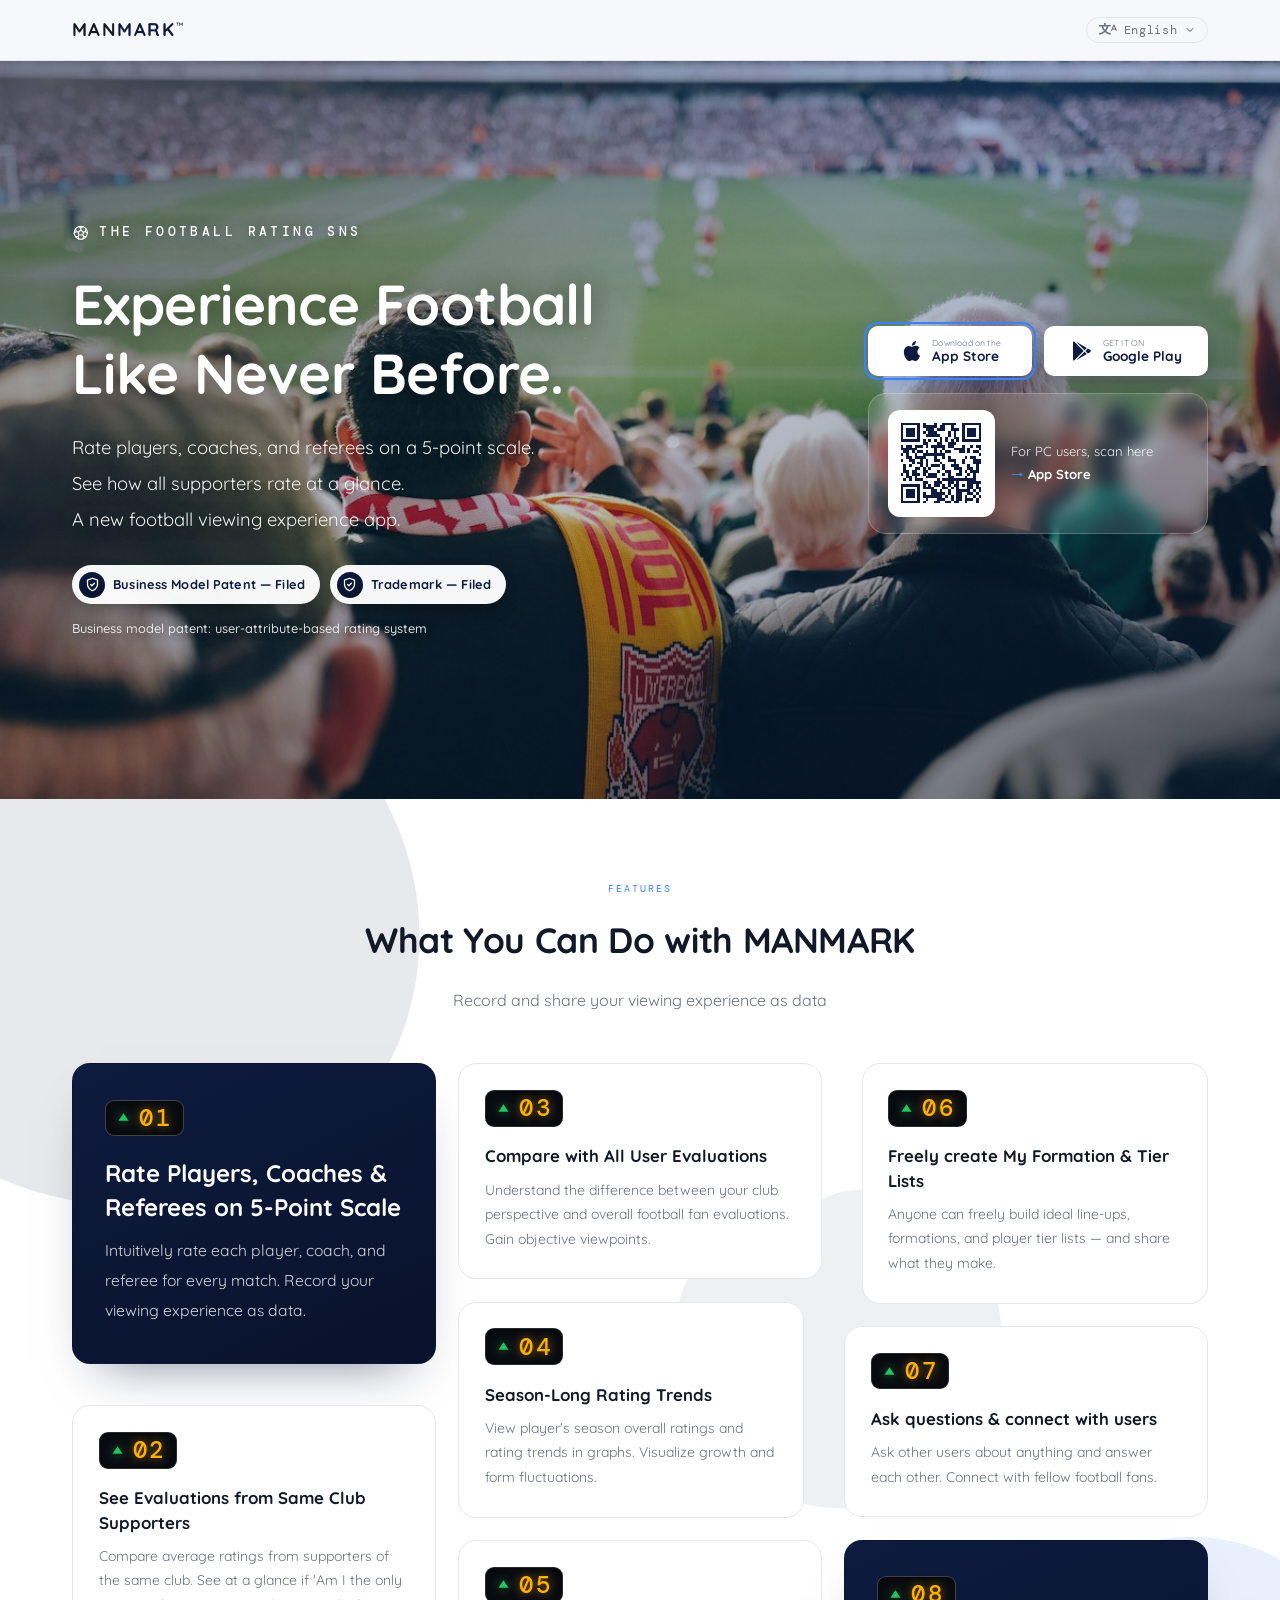
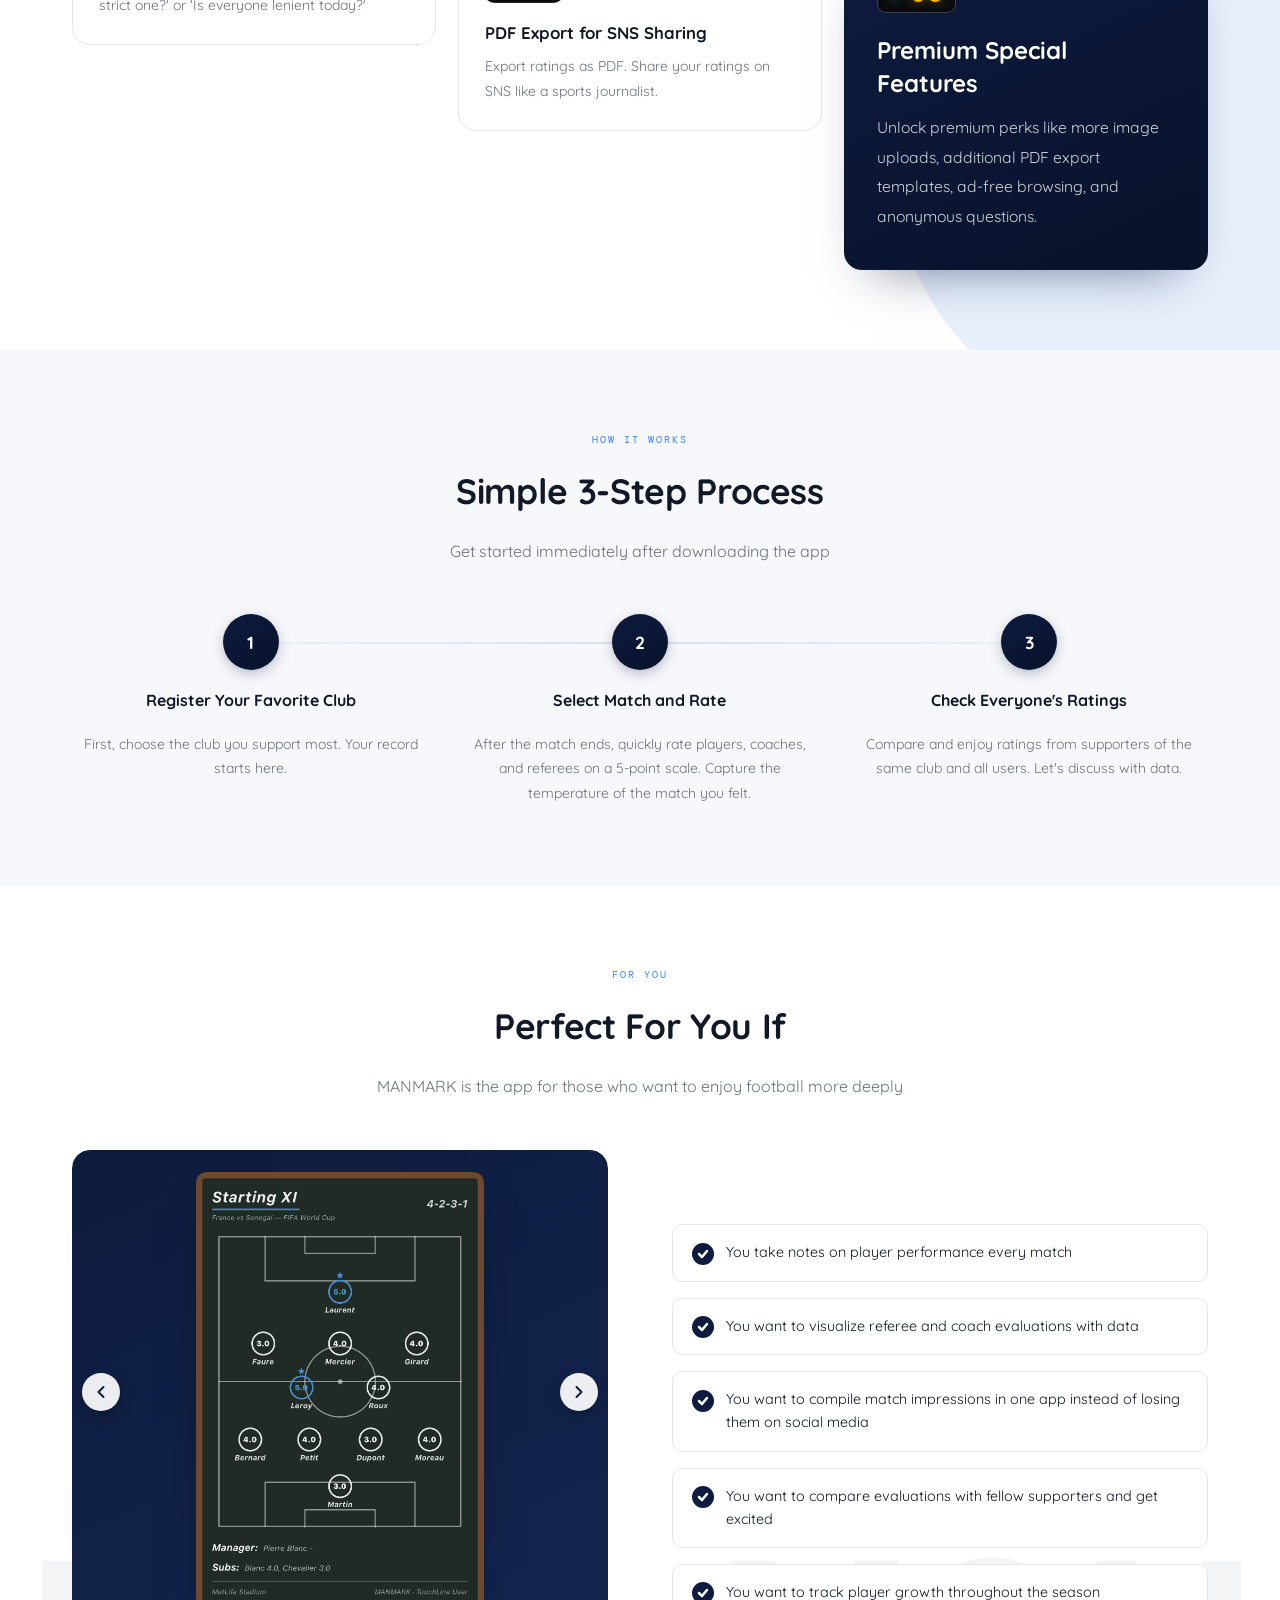
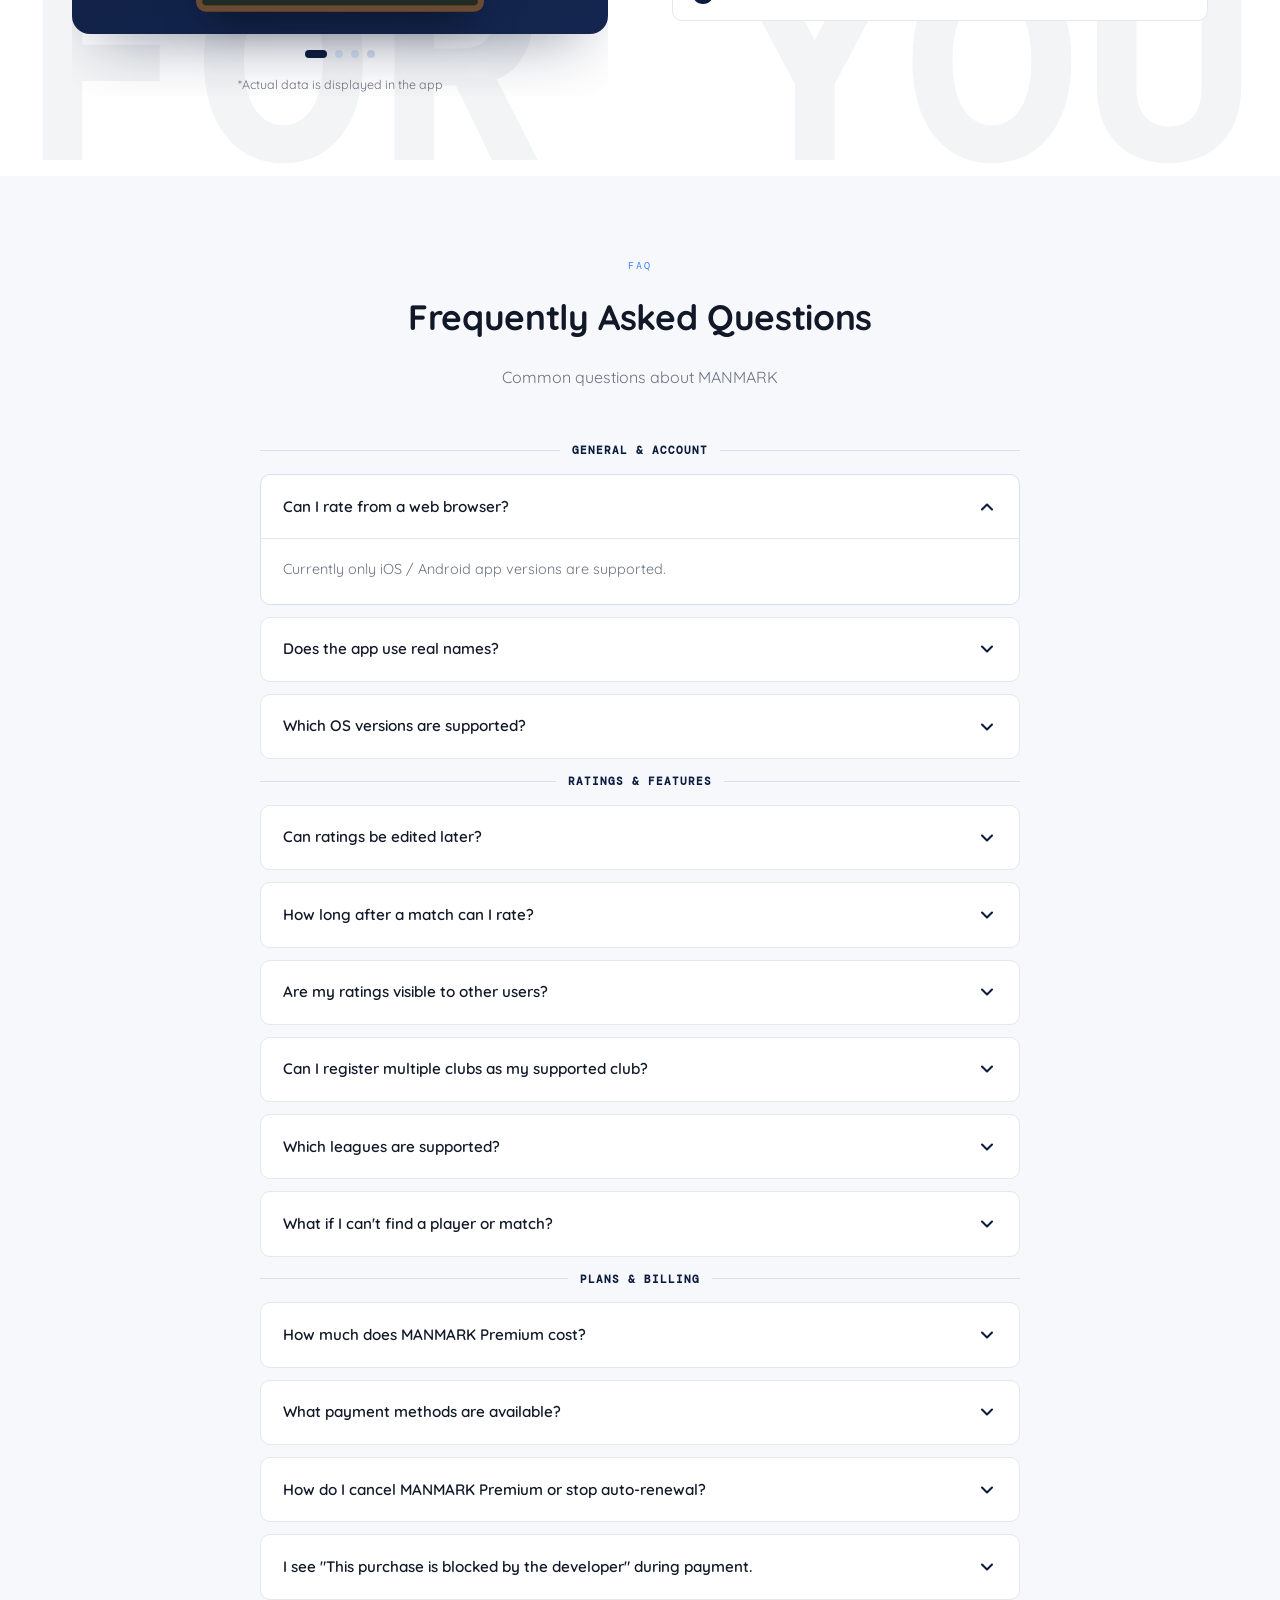
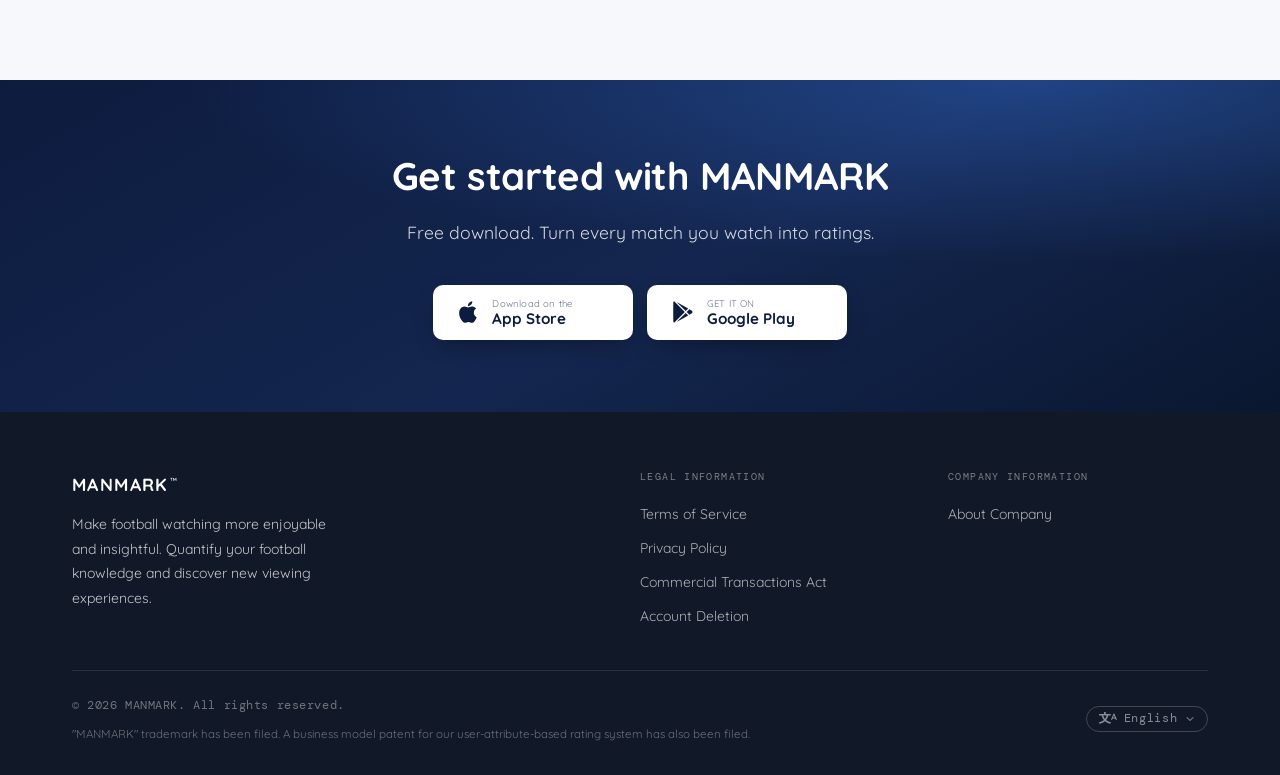
<file: index.html>
<!DOCTYPE html><html lang="ja"><head><meta charset="UTF-8"><meta name="viewport" content="width=device-width, initial-scale=1.0"><meta name="referrer" content="strict-origin-when-cross-origin"><title>MANMARK — THE FOOTBALL RATING SNS</title><meta name="description" content="The Football Rating SNS. Score every player, coach &amp; referee. Compare with supporters worldwide."><link rel="canonical" href="https://lp.man-mark.com/"><meta name="theme-color" content="#0d1b3e"><!-- Open Graph --><meta property="og:site_name" content="MANMARK"><meta property="og:title" content="MANMARK — THE FOOTBALL RATING SNS"><meta property="og:description" content="The Football Rating SNS. Score every player, coach &amp; referee. Compare with supporters worldwide."><meta property="og:type" content="website"><meta property="og:url" content="https://lp.man-mark.com/"><meta property="og:locale" content="ja_JP"><meta property="og:image" content="https://lp.man-mark.com/og.png"><meta property="og:image:width" content="1200"><meta property="og:image:height" content="630"><meta property="og:image:alt" content="MANMARK — サッカーの熱狂を、評価として残そう。"><!-- Twitter --><meta name="twitter:card" content="summary_large_image"><meta name="twitter:title" content="MANMARK — THE FOOTBALL RATING SNS"><meta name="twitter:description" content="The Football Rating SNS. Score every player, coach &amp; referee. Compare with supporters worldwide."><meta name="twitter:image" content="https://lp.man-mark.com/og.png"><!-- Icons --><link rel="icon" type="image/png" sizes="32x32" href="/favicon-32.png"><link rel="icon" type="image/png" sizes="192x192" href="/favicon-192.png"><link rel="apple-touch-icon" href="/apple-touch-icon.png"><link rel="manifest" href="/site.webmanifest"><!-- Structured data --><script type="application/ld+json">{"@context":"https://schema.org","@graph":[{"@type":"SoftwareApplication","name":"MANMARK","applicationCategory":"SportsApplication","operatingSystem":"iOS, Android","description":"The Football Rating SNS. Score every player, coach & referee. Compare with supporters worldwide.","url":"https://lp.man-mark.com","image":"https://lp.man-mark.com/og.png","inLanguage":["ja","en","es","fr","it","pt","id","vi","ko","zh_TW","th","hi","tl"],"offers":{"@type":"Offer","price":"0","priceCurrency":"JPY"},"downloadUrl":["https://apps.apple.com/app/id6800361138","https://play.google.com/store/apps/details?id=com.manmark.app"],"sameAs":["https://apps.apple.com/app/id6800361138","https://play.google.com/store/apps/details?id=com.manmark.app"],"publisher":{"@type":"Organization","name":"KAIBYAKU株式会社","url":"https://kaibyaku.jp"}},{"@type":"Organization","name":"KAIBYAKU株式会社","alternateName":"KAIBYAKU K.K","url":"https://kaibyaku.jp"}]}</script><link rel="preconnect" href="https://fonts.googleapis.com"><link rel="preconnect" href="https://fonts.gstatic.com" crossorigin><link href="https://fonts.googleapis.com/css2?family=Quicksand:wght@400;500;600;700&family=Zen+Kaku+Gothic+New:wght@400;500;700&family=DM+Mono:wght@400;500&display=swap" rel="stylesheet"><!-- i18n: detect and apply language before first paint --><script>(function(){const allTranslations = "{\"en\":{\"a11y.skip\":\"Skip to main content\",\"hero.title\":\"Experience Football\\nLike Never Before.\",\"hero.subtitle\":\"Rate players, coaches, and referees on a 5-point scale.\\nSee how all supporters rate at a glance.\\nA new football viewing experience app.\",\"hero.cta\":\"Download App\",\"hero.qr.title\":\"For PC users, scan here\",\"hero.qr.description\":\"Scan with your phone to install the app\",\"hero.download.appstore.line1\":\"Download on the\",\"hero.download.appstore.line2\":\"App Store\",\"hero.download.googleplay.line1\":\"GET IT ON\",\"hero.download.googleplay.line2\":\"Google Play\",\"features.title\":\"What You Can Do with MANMARK\",\"features.subtitle\":\"Record and share your viewing experience as data\",\"features.data.0.title\":\"Rate Players, Coaches & Referees on 5-Point Scale\",\"features.data.0.description\":\"Intuitively rate each player, coach, and referee for every match. Record your viewing experience as data.\",\"features.data.1.title\":\"See Evaluations from Same Club Supporters\",\"features.data.1.description\":\"Compare average ratings from supporters of the same club. See at a glance if 'Am I the only strict one?' or 'Is everyone lenient today?'\",\"features.data.2.title\":\"Compare with All User Evaluations\",\"features.data.2.description\":\"Understand the difference between your club perspective and overall football fan evaluations. Gain objective viewpoints.\",\"features.data.3.title\":\"Season-Long Rating Trends\",\"features.data.3.description\":\"View player's season overall ratings and rating trends in graphs. Visualize growth and form fluctuations.\",\"features.data.4.title\":\"PDF Export for SNS Sharing\",\"features.data.4.description\":\"Export ratings as PDF. Share your ratings on SNS like a sports journalist.\",\"features.data.5.title\":\"Premium Special Features\",\"features.data.5.description\":\"Unlock premium perks like more image uploads, additional PDF export templates, ad-free browsing, and anonymous questions.\",\"features.data.6.title\":\"Freely create My Formation & Tier Lists\",\"features.data.6.description\":\"Anyone can freely build ideal line-ups, formations, and player tier lists — and share what they make.\",\"features.data.7.title\":\"Ask questions & connect with users\",\"features.data.7.description\":\"Ask other users about anything and answer each other. Connect with fellow football fans.\",\"benefits.title\":\"Perfect For You If\",\"benefits.subtitle\":\"MANMARK is the app for those who want to enjoy football more deeply\",\"benefits.note\":\"*Actual data is displayed in the app\",\"benefits.list.0\":\"You take notes on player performance every match\",\"benefits.list.1\":\"You want to visualize referee and coach evaluations with data\",\"benefits.list.2\":\"You want to compile match impressions in one app instead of losing them on social media\",\"benefits.list.3\":\"You want to compare evaluations with fellow supporters and get excited\",\"benefits.list.4\":\"You want to track player growth throughout the season\",\"faq.title\":\"Frequently Asked Questions\",\"faq.subtitle\":\"Common questions about MANMARK\",\"faq.cat.basic\":\"General & Account\",\"faq.cat.features\":\"Ratings & Features\",\"faq.cat.billing\":\"Plans & Billing\",\"faq.0.question\":\"Can I rate from a web browser?\",\"faq.0.answer\":\"Currently only iOS / Android app versions are supported.\",\"faq.1.question\":\"Does the app use real names?\",\"faq.1.answer\":\"You are free to use a nickname.\",\"faq.2.question\":\"Can I register multiple clubs as my supported club?\",\"faq.2.answer\":\"Each user can register one supported club. You can change your supported club, though there is a limit on how many times you can change it within a given period. This ensures ratings authentically reflect the voice of fans who support the same club. You can still rate matches from other clubs.\",\"faq.3.question\":\"Which leagues are supported?\",\"faq.3.answer\":\"We support major leagues worldwide. Premier League, La Liga, Serie A, Bundesliga, Ligue 1, and other popular leagues are all covered. We'll consider adding other leagues upon request.\",\"faq.4.question\":\"Can ratings be edited later?\",\"faq.4.answer\":\"Yes, you can edit your rating. Open the match in the app and re-rate.\",\"faq.5.question\":\"Are my ratings visible to other users?\",\"faq.5.answer\":\"Your individual rating scores are public on your user profile page. Aggregated averages for your club's supporters and all users are also displayed.\",\"faq.6.question\":\"How much does MANMARK Premium cost?\",\"faq.6.answer\":\"Please check the App Store or Google Play for pricing. There is no free trial period.\",\"faq.7.question\":\"How long after a match can I rate?\",\"faq.7.answer\":\"You can rate any time after the match has kicked off.\",\"faq.8.question\":\"What if I can't find a player or match?\",\"faq.8.answer\":\"We add data continuously. If you can't find your league or match, please contact support@kaibyaku.jp.\",\"faq.9.question\":\"Which OS versions are supported?\",\"faq.9.answer\":\"iOS 15.1 or later, and Android 7.0 or later.\",\"faq.10.question\":\"What payment methods are available?\",\"faq.10.answer\":\"Apple ID billing or Google Play billing.\",\"faq.11.question\":\"How do I cancel MANMARK Premium or stop auto-renewal?\",\"faq.11.answer\":\"[Apple ID] Settings app → Your name → Subscriptions → Select MANMARK → Cancel subscription.\\n[Google Play] Google Play → Subscriptions → Select MANMARK → Cancel subscription.\\n\\nPlease complete cancellation at least 24 hours before the renewal date. Premium features remain available until the end of the paid period (immediate cancellation is not available).\",\"faq.12.question\":\"I see \\\"This purchase is blocked by the developer\\\" during payment.\",\"faq.12.answer\":\"Please check and update your Google account information. If the issue persists after reviewing your settings, please contact Google Play support.\",\"howItWorks.title\":\"Simple 3-Step Process\",\"howItWorks.subtitle\":\"Get started immediately after downloading the app\",\"howItWorks.step.0.title\":\"Register Your Favorite Club\",\"howItWorks.step.0.description\":\"First, choose the club you support most. Your record starts here.\",\"howItWorks.step.1.title\":\"Select Match and Rate\",\"howItWorks.step.1.description\":\"After the match ends, quickly rate players, coaches, and referees on a 5-point scale. Capture the temperature of the match you felt.\",\"howItWorks.step.2.title\":\"Check Everyone's Ratings\",\"howItWorks.step.2.description\":\"Compare and enjoy ratings from supporters of the same club and all users. Let's discuss with data.\",\"ip.patent\":\"Business Model Patent — Filed\",\"ip.trademark\":\"Trademark — Filed\",\"ip.subject\":\"Business model patent: user-attribute-based rating system\",\"legal.back\":\"← Back to home\",\"cta.title\":\"Get started with MANMARK\",\"cta.subtitle\":\"Free download. Turn every match you watch into ratings.\",\"notfound.title\":\"Page not found\",\"notfound.desc\":\"The page you're looking for doesn't exist or may have moved.\",\"footer.legal\":\"Legal Information\",\"footer.company_info\":\"Company Information\",\"footer.description\":\"Make football watching more enjoyable and insightful. Quantify your football knowledge and discover new viewing experiences.\",\"footer.company\":\"About Company\",\"footer.terms\":\"Terms of Service\",\"footer.privacy\":\"Privacy Policy\",\"footer.commercial\":\"Commercial Transactions Act\",\"footer.account_delete\":\"Account Deletion\",\"footer.ip_notice\":\"\\\"MANMARK\\\" trademark has been filed. A business model patent for our user-attribute-based rating system has also been filed.\",\"footer.copyright\":\"© 2026 MANMARK. All rights reserved.\"},\"ja\":{\"a11y.skip\":\"本文へスキップ\",\"hero.title\":\"サッカーの熱狂を、\\n評価として残そう。\",\"hero.subtitle\":\"選手・監督・審判を5段階評価。\\nサポーターみんなの採点が一目でわかる、\\n新しいサッカー観戦体験アプリ。\",\"hero.cta\":\"アプリをダウンロード\",\"hero.qr.title\":\"PCで見ている方はこちらから\",\"hero.qr.description\":\"スマホで読み取ってアプリをインストール\",\"hero.download.appstore.line1\":\"Download on the\",\"hero.download.appstore.line2\":\"App Store\",\"hero.download.googleplay.line1\":\"GET IT ON\",\"hero.download.googleplay.line2\":\"Google Play\",\"features.title\":\"MANMARK でできること\",\"features.subtitle\":\"あなたの観戦体験を、データとして記録し、共有しよう\",\"features.data.0.title\":\"選手・監督・審判を5段階で採点\",\"features.data.0.description\":\"試合ごとに、各選手・監督・審判へ直感的に評価をつけられる。あなたの観戦体験をデータとして記録。\",\"features.data.1.title\":\"同じクラブサポーターの評価が見える\",\"features.data.1.description\":\"自分と同じクラブを応援するサポーター達の平均評価を比較できます。「自分だけ厳しい？」「みんな今日は甘め？」が一目で見える。\",\"features.data.2.title\":\"全ユーザーの評価と見比べられる\",\"features.data.2.description\":\"自分のクラブ目線と、サッカーファン全体の評価の差がわかる。客観的な視点も手に入る。\",\"features.data.3.title\":\"シーズン通しての評価推移\",\"features.data.3.description\":\"選手のシーズン総合評価や、評価の推移をグラフで確認できる。成長や調子の波を可視化。\",\"features.data.4.title\":\"PDF出力でSNSシェア\",\"features.data.4.description\":\"評価結果をPDF出力。記者の気分でSNSに評価を共有できます。\",\"features.data.5.title\":\"プレミアム特別機能\",\"features.data.5.description\":\"画像アップロード数の拡張、PDF出力テンプレートの追加、広告非表示、匿名での質問など、プレミアムならではの機能を利用可能。\",\"features.data.6.title\":\"マイフォーメーション・Tierリストを自由に作成\",\"features.data.6.description\":\"理想のスタメンやフォーメーション、選手のTierリストを誰でも自由に作成。作った編成はシェアもできます。\",\"features.data.7.title\":\"他のユーザーに質問・交流できる\",\"features.data.7.description\":\"気になることを他のユーザーに質問したり、回答し合ったり。サッカー好き同士でつながれます。\",\"benefits.title\":\"こんな方におすすめ\",\"benefits.subtitle\":\"MANMARKは、サッカーをもっと深く楽しみたいあなたのためのアプリです\",\"benefits.note\":\"＊アプリでは実データが入ります\",\"benefits.list.0\":\"毎試合、選手の出来を自分なりにメモしている\",\"benefits.list.1\":\"審判や監督への評価も、ちゃんとデータで可視化したい\",\"benefits.list.2\":\"SNSでは流れてしまう試合の感想を、1つのアプリにまとめたい\",\"benefits.list.3\":\"サポーター仲間と評価を比較して盛り上がりたい\",\"benefits.list.4\":\"シーズンを通して選手の成長を追いかけたい\",\"faq.title\":\"よくある質問\",\"faq.subtitle\":\"MANMARKについてのよくある質問をまとめました\",\"faq.cat.basic\":\"基本・アカウント\",\"faq.cat.features\":\"評価・機能\",\"faq.cat.billing\":\"課金・決済\",\"faq.0.question\":\"Webブラウザからも評価できますか？\",\"faq.0.answer\":\"現在はiOS / Androidアプリ版のみ対応しています。\",\"faq.1.question\":\"アプリの利用は実名ですか？\",\"faq.1.answer\":\"ニックネームでのご利用も可能です。\",\"faq.2.question\":\"複数のクラブをサポートクラブとして登録できますか？\",\"faq.2.answer\":\"サポートクラブの登録は1ユーザーにつき1クラブとなります。サポートクラブの変更は一定期間での変更数に制限はございますが、変更可能です。これは同じクラブを応援するサポーターの真の声を反映し比較を可能にするためです。ただし他のクラブの試合も評価することは可能です。\",\"faq.3.question\":\"どのリーグに対応していますか？\",\"faq.3.answer\":\"世界中の主要リーグに対応しています。プレミアリーグ、ラ・リーガ、セリエA、ブンデスリーガ、リーグアンなど、人気のリーグは全てカバーしています。リクエストがあれば、他のリーグの追加も検討いたします。\",\"faq.4.question\":\"評価は後から修正できますか？\",\"faq.4.answer\":\"評価は修正可能です。アプリから対象の試合を開き、再度評価を行ってください。\",\"faq.5.question\":\"自分の評価は他のユーザーに見えますか？\",\"faq.5.answer\":\"ユーザー詳細ページにて、個人の評価スコアは公開されます。また、同じクラブのサポーター全体・全ユーザーの集計平均値もご覧いただけます。\",\"faq.6.question\":\"MANMARK Premiumの料金はいくらですか？\",\"faq.6.answer\":\"App Store または Google Play でご確認ください。無料トライアル期間はございません。\",\"faq.7.question\":\"試合後どのくらいまで評価できますか？\",\"faq.7.answer\":\"試合開始後であればいつでも評価可能です。\",\"faq.8.question\":\"選手や試合が見つからない場合は？\",\"faq.8.answer\":\"対応データは随時追加しています。見つからない場合は support@kaibyaku.jp までお知らせください。\",\"faq.9.question\":\"対応しているOSバージョンは？\",\"faq.9.answer\":\"iOS 15.1以降、Android 7.0以降に対応しています。\",\"faq.10.question\":\"決済方法はどのようなものがありますか？\",\"faq.10.answer\":\"Apple ID決済またはGoogle Play決済に対応しています。\",\"faq.11.question\":\"MANMARK Premiumを解約・自動更新を停止するには？\",\"faq.11.answer\":\"【Apple ID決済】iPhoneの設定アプリ → お名前 → サブスクリプション → MANMARKを選択 → サブスクリプションをキャンセル。\\n【Google Play決済】Google Play → 定期購入 → MANMARKを選択 → 定期購入を解約。\\n\\n自動更新の24時間前までに手続きをお済ませください。解約後も有料期間終了まで有料機能をご利用いただけます（即時解約はできません）。\",\"faq.12.question\":\"決済時に「この購入はデベロッパーによりブロックされています」と表示される\",\"faq.12.answer\":\"お客様のGoogleアカウントの基本情報をご確認のうえ、正しい内容に更新してください。設定を見直しても解決しない場合は、Google Playストアへお問い合わせください。\",\"howItWorks.title\":\"使い方はかんたん、3ステップ\",\"howItWorks.subtitle\":\"アプリをダウンロードしたら、すぐに始められます\",\"howItWorks.step.0.title\":\"好きなクラブを登録\",\"howItWorks.step.0.description\":\"まずは、あなたが一番応援しているクラブを1つ選びます。あなたの記録はここから始まる。\",\"howItWorks.step.1.title\":\"試合を選んで評価\",\"howItWorks.step.1.description\":\"試合終了後に、選手・監督・審判を5段階でサクッと評価。あなたの感じた試合の温度を残そう。\",\"howItWorks.step.2.title\":\"みんなの評価をチェック\",\"howItWorks.step.2.description\":\"自分と同じクラブサポーター、全ユーザーの評価を比較して楽しむ。データで語り合おう。\",\"ip.patent\":\"ビジネスモデル特許 出願済\",\"ip.trademark\":\"商標登録 出願済\",\"ip.subject\":\"ビジネスモデル特許：ユーザー属性による評価システム\",\"legal.back\":\"← ホームに戻る\",\"cta.title\":\"さあ、MANMARKを始めよう\",\"cta.subtitle\":\"無料ダウンロード。あなたの観戦を、評価として残そう。\",\"notfound.title\":\"ページが見つかりません\",\"notfound.desc\":\"お探しのページは存在しないか、移動した可能性があります。\",\"footer.legal\":\"法的情報\",\"footer.company_info\":\"会社情報\",\"footer.description\":\"サッカー観戦をもっと深く、もっと楽しく。あなたの「見る目」を数値化し、新しい観戦体験を提供します。\",\"footer.company\":\"運営会社について\",\"footer.terms\":\"利用規約\",\"footer.privacy\":\"プライバシーポリシー\",\"footer.commercial\":\"特定商取引法に基づく表記\",\"footer.account_delete\":\"アカウントの削除\",\"footer.ip_notice\":\"「MANMARK」は商標登録を出願済みです。ユーザー属性による評価システムに関するビジネスモデル特許も出願済みです。\",\"footer.copyright\":\"© 2026 MANMARK. All rights reserved.\"},\"es\":{\"hero.title\":\"Vive el Fútbol\\nComo Nunca Antes\",\"hero.subtitle\":\"Califica jugadores, entrenadores y árbitros en escala de 5 puntos.\\nVe las puntuaciones de todos los aficionados de un vistazo.\\nUna nueva app de experiencia futbolística.\",\"hero.cta\":\"Descargar App\",\"hero.qr.title\":\"Para usuarios de PC, escanea aquí\",\"hero.qr.description\":\"Escanea con tu teléfono para instalar la app\",\"hero.download.appstore.line1\":\"Descargar en\",\"hero.download.appstore.line2\":\"App Store\",\"hero.download.googleplay.line1\":\"DISPONIBLE EN\",\"hero.download.googleplay.line2\":\"Google Play\",\"features.title\":\"Lo que puedes hacer con MANMARK\",\"features.subtitle\":\"Registra y comparte tu experiencia como datos\",\"features.data.0.title\":\"Califica Jugadores, Entrenadores y Árbitros en Escala de 5 Puntos\",\"features.data.0.description\":\"Califica intuitivamente a cada jugador, entrenador y árbitro en cada partido. Registra tu experiencia de visualización como datos.\",\"features.data.1.title\":\"Ve Evaluaciones de Aficionados del Mismo Club\",\"features.data.1.description\":\"Compara calificaciones promedio de aficionados del mismo club. Ve de un vistazo si '¿Soy el único estricto?' o '¿Todos están siendo indulgentes hoy?'\",\"features.data.2.title\":\"Compara con Todas las Evaluaciones de Usuarios\",\"features.data.2.description\":\"Entiende la diferencia entre tu perspectiva del club y las evaluaciones generales de aficionados al fútbol. Obtén puntos de vista objetivos.\",\"features.data.3.title\":\"Tendencias de calificación de temporada\",\"features.data.3.description\":\"Ve las calificaciones y tendencias de la temporada en gráficos. Visualiza el crecimiento y la forma.\",\"features.data.4.title\":\"Exportar PDF para compartir en redes\",\"features.data.4.description\":\"Exporta calificaciones como PDF. Comparte en redes sociales como un periodista deportivo.\",\"features.data.5.title\":\"Funciones Premium Especiales\",\"features.data.5.description\":\"Desbloquea ventajas premium como más subidas de imágenes, plantillas adicionales de exportación PDF, navegación sin anuncios y preguntas anónimas.\",\"features.data.6.title\":\"Crea libremente tu Formación y Tier Lists\",\"features.data.6.description\":\"Cualquiera puede crear alineaciones ideales, formaciones y tier lists de jugadores, y compartir lo que haga.\",\"features.data.7.title\":\"Pregunta e interactúa con usuarios\",\"features.data.7.description\":\"Pregunta cualquier cosa a otros usuarios y respondan entre sí. Conecta con otros aficionados al fútbol.\",\"benefits.title\":\"Perfecto Para Ti Si\",\"benefits.subtitle\":\"MANMARK es la aplicación para aquellos que quieren disfrutar el fútbol más profundamente\",\"benefits.note\":\"*En la app se muestran datos reales\",\"benefits.list.0\":\"Tomas notas sobre el rendimiento de jugadores en cada partido\",\"benefits.list.1\":\"Quieres visualizar evaluaciones de árbitros y entrenadores con datos\",\"benefits.list.2\":\"Quieres compilar impresiones de partidos en una aplicación en lugar de perderlas en redes sociales\",\"benefits.list.3\":\"Quieres comparar evaluaciones con compañeros aficionados y emocionarte\",\"benefits.list.4\":\"Quieres rastrear el crecimiento de jugadores a lo largo de la temporada\",\"faq.title\":\"Preguntas Frecuentes\",\"faq.subtitle\":\"Preguntas comunes sobre MANMARK\",\"faq.cat.basic\":\"General y Cuenta\",\"faq.cat.features\":\"Valoraciones y Funciones\",\"faq.cat.billing\":\"Planes y Pagos\",\"faq.0.question\":\"¿Puedo calificar desde un navegador web?\",\"faq.0.answer\":\"Actualmente solo se admiten versiones de aplicaciones iOS / Android.\",\"faq.1.question\":\"¿La app usa nombres reales?\",\"faq.1.answer\":\"Puedes usar un apodo.\",\"faq.2.question\":\"¿Puedo registrar varios clubes como mi club de apoyo?\",\"faq.2.answer\":\"Cada usuario puede registrar un club de apoyo. Puedes cambiar tu club, aunque hay un límite de cambios en un período determinado. Esto garantiza que las calificaciones reflejen la voz auténtica de los aficionados del mismo club. Aún puedes calificar partidos de otros clubes.\",\"faq.3.question\":\"¿Qué ligas están soportadas?\",\"faq.3.answer\":\"Apoyamos las principales ligas mundiales. Premier League, La Liga, Serie A, Bundesliga, Ligue 1 y otras ligas populares están todas cubiertas. Consideraremos agregar otras ligas bajo petición.\",\"faq.4.question\":\"¿Se pueden editar las calificaciones después?\",\"faq.4.answer\":\"Sí, puedes editar tu calificación. Abre el partido en la app y vuelve a calificar.\",\"faq.5.question\":\"¿Mis calificaciones son visibles para otros usuarios?\",\"faq.5.answer\":\"Tus puntuaciones individuales son públicas en tu página de perfil. También se muestran los promedios del grupo de tu club y de todos los usuarios.\",\"faq.6.question\":\"¿Cuánto cuesta MANMARK Premium?\",\"faq.6.answer\":\"Consulta el precio en App Store o Google Play. No hay período de prueba gratuito.\",\"faq.7.question\":\"¿Hasta cuándo puedo calificar después de un partido?\",\"faq.7.answer\":\"Puedes calificar en cualquier momento después del inicio del partido.\",\"faq.8.question\":\"¿Qué hago si no encuentro un jugador o partido?\",\"faq.8.answer\":\"Agregamos datos continuamente. Si no encuentras tu liga o partido, contáctanos en support@kaibyaku.jp.\",\"faq.9.question\":\"¿Qué versiones de OS son compatibles?\",\"faq.9.answer\":\"iOS 15.1 o posterior, y Android 7.0 o posterior.\",\"faq.10.question\":\"¿Qué métodos de pago están disponibles?\",\"faq.10.answer\":\"Facturación de Apple ID o Google Play.\",\"faq.11.question\":\"¿Cómo cancelo MANMARK Premium o detengo la renovación automática?\",\"faq.11.answer\":\"[Apple ID] Configuración → Tu nombre → Suscripciones → Selecciona MANMARK → Cancelar suscripción.\\n[Google Play] Google Play → Suscripciones → Selecciona MANMARK → Cancelar suscripción.\\n\\nCompleta la cancelación al menos 24 horas antes de la renovación. Las funciones premium siguen disponibles hasta que finalice el período pagado.\",\"faq.12.question\":\"Aparece \\\"Esta compra está bloqueada por el desarrollador\\\" al pagar.\",\"faq.12.answer\":\"Verifica y actualiza la información básica de tu cuenta de Google. Si el problema persiste, contacta al soporte de Google Play.\",\"howItWorks.title\":\"Proceso Simple de 3 Pasos\",\"howItWorks.subtitle\":\"Comienza inmediatamente después de descargar la aplicación\",\"howItWorks.step.0.title\":\"Registra Tu Club Favorito\",\"howItWorks.step.0.description\":\"Primero, elige el club que más apoyas. Tu historial comienza aquí.\",\"howItWorks.step.1.title\":\"Selecciona Partido y Califica\",\"howItWorks.step.1.description\":\"Después de que termine el partido, califica rápidamente a jugadores, entrenadores y árbitros en una escala de 5 puntos. Captura la temperatura del partido que sentiste.\",\"howItWorks.step.2.title\":\"Revisa las Calificaciones de Todos\",\"howItWorks.step.2.description\":\"Compara y disfruta calificaciones de aficionados del mismo club y todos los usuarios. Discutamos con datos.\",\"ip.patent\":\"Patente de modelo de negocio — Presentada\",\"ip.trademark\":\"Marca — Presentada\",\"ip.subject\":\"Patente de modelo de negocio: sistema de valoración basado en atributos del usuario\",\"legal.back\":\"← Volver al inicio\",\"cta.title\":\"Empieza con MANMARK\",\"cta.subtitle\":\"Descarga gratis. Convierte cada partido en valoraciones.\",\"notfound.title\":\"Página no encontrada\",\"notfound.desc\":\"La página que buscas no existe o se ha movido.\",\"footer.legal\":\"Información Legal\",\"footer.company_info\":\"Información de la Empresa\",\"footer.description\":\"Haz que ver fútbol sea más divertido y perspicaz. Cuantifica tu conocimiento futbolístico y descubre nuevas experiencias de visualización.\",\"footer.company\":\"Acerca de la Empresa\",\"footer.terms\":\"Términos de Servicio\",\"footer.privacy\":\"Política de Privacidad\",\"footer.commercial\":\"Ley de Transacciones Comerciales\",\"footer.account_delete\":\"Eliminación de cuenta\",\"footer.ip_notice\":\"La marca «MANMARK» ha sido presentada. También se ha presentado una patente de modelo de negocio para nuestro sistema de valoración basado en atributos del usuario.\",\"footer.copyright\":\"© 2026 MANMARK. Todos los derechos reservados.\"},\"fr\":{\"hero.title\":\"Vivez le Football\\nComme Jamais\",\"hero.subtitle\":\"Notez joueurs, entraîneurs et arbitres sur une échelle de 5.\\nVoyez les notes de tous les supporters en un coup d'œil.\\nUne nouvelle app d'expérience football.\",\"hero.cta\":\"Télécharger l'App\",\"hero.qr.title\":\"Pour les utilisateurs PC, scannez ici\",\"hero.qr.description\":\"Scannez avec votre téléphone pour installer l'app\",\"hero.download.appstore.line1\":\"Télécharger sur\",\"hero.download.appstore.line2\":\"App Store\",\"hero.download.googleplay.line1\":\"DISPONIBLE SUR\",\"hero.download.googleplay.line2\":\"Google Play\",\"features.title\":\"Ce que vous pouvez faire avec MANMARK\",\"features.subtitle\":\"Enregistrez et partagez votre expérience en données\",\"features.data.0.title\":\"Notez les Joueurs, Entraîneurs et Arbitres sur une Échelle de 5 Points\",\"features.data.0.description\":\"Notez intuitivement chaque joueur, entraîneur et arbitre pour chaque match. Enregistrez votre expérience de visionnage comme données.\",\"features.data.1.title\":\"Voir les Évaluations des Supporters du Même Club\",\"features.data.1.description\":\"Comparez les notes moyennes des supporters du même club. Voyez d'un coup d'œil si 'Suis-je le seul strict ?' ou 'Tout le monde est-il indulgent aujourd'hui ?'\",\"features.data.2.title\":\"Comparez avec Toutes les Évaluations d'Utilisateurs\",\"features.data.2.description\":\"Comprenez la différence entre votre perspective de club et les évaluations globales des fans de football. Obtenez des points de vue objectifs.\",\"features.data.3.title\":\"Tendances des notes de saison\",\"features.data.3.description\":\"Consultez les notes et tendances de saison en graphiques. Visualisez la progression.\",\"features.data.4.title\":\"Export PDF pour partager\",\"features.data.4.description\":\"Exportez les notes en PDF. Partagez sur les réseaux comme un journaliste sportif.\",\"features.data.5.title\":\"Fonctionnalités Premium\",\"features.data.5.description\":\"Débloquez des avantages premium : plus de téléversements d’images, des modèles d’export PDF supplémentaires, une navigation sans publicité et des questions anonymes.\",\"features.data.6.title\":\"Créez librement compositions et Tier Lists\",\"features.data.6.description\":\"Chacun peut composer des onze idéaux, des formations et des tier lists de joueurs, puis les partager.\",\"features.data.7.title\":\"Posez des questions et échangez\",\"features.data.7.description\":\"Posez vos questions aux autres utilisateurs et répondez-vous mutuellement. Connectez-vous entre passionnés de football.\",\"benefits.title\":\"Parfait Pour Vous Si\",\"benefits.subtitle\":\"MANMARK est l'application pour ceux qui veulent profiter du football plus profondément\",\"benefits.note\":\"*Les données réelles s'affichent dans l'app\",\"benefits.list.0\":\"Vous prenez des notes sur les performances des joueurs à chaque match\",\"benefits.list.1\":\"Vous voulez visualiser les évaluations des arbitres et entraîneurs avec des données\",\"benefits.list.2\":\"Vous voulez compiler les impressions de match dans une application au lieu de les perdre sur les réseaux sociaux\",\"benefits.list.3\":\"Vous voulez comparer les évaluations avec les supporters compagnons\",\"benefits.list.4\":\"Vous voulez suivre la croissance des joueurs tout au long de la saison\",\"faq.title\":\"Questions Fréquemment Posées\",\"faq.subtitle\":\"Questions communes sur MANMARK\",\"faq.cat.basic\":\"Général et Compte\",\"faq.cat.features\":\"Notes et Fonctionnalités\",\"faq.cat.billing\":\"Abonnements et Paiements\",\"faq.0.question\":\"Puis-je noter depuis un navigateur web ?\",\"faq.0.answer\":\"Actuellement, seules les versions d'applications iOS / Android sont prises en charge.\",\"faq.1.question\":\"L'app utilise-t-elle les vrais noms ?\",\"faq.1.answer\":\"Vous pouvez utiliser un pseudonyme.\",\"faq.2.question\":\"Puis-je enregistrer plusieurs clubs comme club supporté ?\",\"faq.2.answer\":\"Chaque utilisateur peut enregistrer un club supporté. Vous pouvez changer de club, mais le nombre de changements est limité sur une certaine période. Cela garantit que les notes reflètent la vraie voix des supporters du même club. Vous pouvez toujours noter des matchs d'autres clubs.\",\"faq.3.question\":\"Quelles ligues sont prises en charge ?\",\"faq.3.answer\":\"Nous prenons en charge les ligues majeures mondiales. Premier League, La Liga, Serie A, Bundesliga, Ligue 1 et d'autres ligues populaires sont toutes couvertes.\",\"faq.4.question\":\"Peut-on modifier une note après coup ?\",\"faq.4.answer\":\"Oui, vous pouvez modifier votre note. Ouvrez le match dans l'app et réévaluez.\",\"faq.5.question\":\"Mes notes sont-elles visibles par les autres utilisateurs ?\",\"faq.5.answer\":\"Vos scores individuels sont publics sur votre page de profil. Les moyennes de votre groupe de supporters et de tous les utilisateurs sont également affichées.\",\"faq.6.question\":\"Combien coûte MANMARK Premium ?\",\"faq.6.answer\":\"Consultez le prix sur l'App Store ou Google Play. Il n'y a pas de période d'essai gratuite.\",\"faq.7.question\":\"Combien de temps après un match puis-je évaluer ?\",\"faq.7.answer\":\"Vous pouvez évaluer à tout moment après le coup d'envoi du match.\",\"faq.8.question\":\"Que faire si je ne trouve pas un joueur ou un match ?\",\"faq.8.answer\":\"Nous ajoutons des données en continu. Si vous ne trouvez pas votre ligue ou match, contactez support@kaibyaku.jp.\",\"faq.9.question\":\"Quelles versions d'OS sont prises en charge ?\",\"faq.9.answer\":\"iOS 15.1 ou ultérieur, et Android 7.0 ou ultérieur.\",\"faq.10.question\":\"Quels modes de paiement sont disponibles ?\",\"faq.10.answer\":\"Facturation Apple ID ou Google Play.\",\"faq.11.question\":\"Comment annuler MANMARK Premium ou arrêter le renouvellement automatique ?\",\"faq.11.answer\":\"[Apple ID] Réglages → Votre nom → Abonnements → Sélectionnez MANMARK → Annuler l'abonnement.\\n[Google Play] Google Play → Abonnements → Sélectionnez MANMARK → Annuler.\\n\\nEffectuez l'annulation au moins 24 heures avant le renouvellement. Les fonctionnalités premium restent disponibles jusqu'à la fin de la période payée.\",\"faq.12.question\":\"Le message « Cet achat est bloqué par le développeur » s'affiche lors du paiement.\",\"faq.12.answer\":\"Vérifiez et mettez à jour les informations de base de votre compte Google. Si le problème persiste, contactez le support Google Play.\",\"howItWorks.title\":\"Processus Simple en 3 Étapes\",\"howItWorks.subtitle\":\"Commencez immédiatement après avoir téléchargé l'application\",\"howItWorks.step.0.title\":\"Enregistrez Votre Club Favori\",\"howItWorks.step.0.description\":\"D'abord, choisissez le club que vous soutenez le plus. Votre parcours commence ici.\",\"howItWorks.step.1.title\":\"Sélectionnez le Match et Notez\",\"howItWorks.step.1.description\":\"Après la fin du match, notez rapidement les joueurs, entraîneurs et arbitres sur une échelle de 5 points.\",\"howItWorks.step.2.title\":\"Vérifiez les Notes de Tout le Monde\",\"howItWorks.step.2.description\":\"Comparez et profitez des notes des supporters du même club et de tous les utilisateurs.\",\"ip.patent\":\"Brevet de modèle d'affaires — Déposé\",\"ip.trademark\":\"Marque — Déposée\",\"ip.subject\":\"Brevet de modèle économique : système d’évaluation fondé sur les attributs des utilisateurs\",\"legal.back\":\"← Retour à l’accueil\",\"cta.title\":\"Commencez avec MANMARK\",\"cta.subtitle\":\"Téléchargement gratuit. Transformez chaque match en évaluations.\",\"notfound.title\":\"Page introuvable\",\"notfound.desc\":\"La page que vous cherchez n'existe pas ou a été déplacée.\",\"footer.legal\":\"Informations Légales\",\"footer.company_info\":\"Informations sur l'Entreprise\",\"footer.description\":\"Rendez le visionnage de football plus agréable et perspicace. Quantifiez vos connaissances footballistiques.\",\"footer.company\":\"À Propos de l'Entreprise\",\"footer.terms\":\"Conditions d'Utilisation\",\"footer.privacy\":\"Politique de Confidentialité\",\"footer.commercial\":\"Loi sur les Transactions Commerciales\",\"footer.account_delete\":\"Suppression de compte\",\"footer.ip_notice\":\"La marque « MANMARK » a été déposée. Un brevet de modèle économique pour notre système d’évaluation fondé sur les attributs des utilisateurs a également été déposé.\",\"footer.copyright\":\"© 2026 MANMARK. Tous droits réservés.\"},\"it\":{\"hero.title\":\"Vivi il calcio\\ncome mai prima.\",\"hero.subtitle\":\"Valuta giocatori, allenatori e arbitri su una scala da 1 a 5.\\nScopri a colpo d’occhio come votano tutti i tifosi.\\nUna nuova app per vivere il calcio.\",\"hero.cta\":\"Scarica l’app\",\"hero.qr.title\":\"Se ci guardi dal PC, scansiona qui\",\"hero.qr.description\":\"Scansiona con il telefono per installare l’app\",\"hero.download.appstore.line1\":\"Download on the\",\"hero.download.appstore.line2\":\"App Store\",\"hero.download.googleplay.line1\":\"GET IT ON\",\"hero.download.googleplay.line2\":\"Google Play\",\"features.title\":\"Cosa puoi fare con MANMARK\",\"features.subtitle\":\"Registra e condividi la tua esperienza da tifoso sotto forma di dati\",\"features.data.0.title\":\"Valuta giocatori, allenatori e arbitri da 1 a 5\",\"features.data.0.description\":\"Valuta in modo intuitivo ogni giocatore, allenatore e arbitro in ogni partita. Registra la tua esperienza come dati.\",\"features.data.1.title\":\"Vedi le valutazioni dei tifosi della tua squadra\",\"features.data.1.description\":\"Confronta le valutazioni medie dei tifosi della tua stessa squadra. Capisci a colpo d’occhio se “sono l’unico severo?” o “oggi sono tutti generosi?”.\",\"features.data.2.title\":\"Confronta con le valutazioni di tutti gli utenti\",\"features.data.2.description\":\"Scopri la differenza tra il tuo punto di vista da tifoso e quello dell’intera comunità calcistica. Ottieni una prospettiva più oggettiva.\",\"features.data.3.title\":\"Andamento delle valutazioni nella stagione\",\"features.data.3.description\":\"Visualizza in grafici la valutazione complessiva stagionale e l’andamento dei giocatori. Rendi visibili crescita e cali di forma.\",\"features.data.4.title\":\"Esporta in PDF per condividere sui social\",\"features.data.4.description\":\"Esporta le valutazioni in PDF. Condividile sui social come un giornalista sportivo.\",\"features.data.5.title\":\"Funzioni Premium esclusive\",\"features.data.5.description\":\"Sblocca vantaggi premium come più caricamenti di immagini, modelli di esportazione PDF aggiuntivi, navigazione senza pubblicità e domande anonime.\",\"features.data.6.title\":\"Crea liberamente formazioni e Tier List\",\"features.data.6.description\":\"Chiunque può creare formazioni ideali, schemi e tier list dei giocatori, e condividere ciò che crea.\",\"features.data.7.title\":\"Fai domande e interagisci con gli utenti\",\"features.data.7.description\":\"Chiedi qualsiasi cosa agli altri utenti e rispondetevi a vicenda. Connettiti con altri appassionati di calcio.\",\"benefits.title\":\"MANMARK fa per te se\",\"benefits.subtitle\":\"MANMARK è l’app per chi vuole vivere il calcio in modo più profondo\",\"benefits.note\":\"*Nell'app vengono mostrati i dati reali\",\"benefits.list.0\":\"Ad ogni partita prendi appunti sulle prestazioni dei giocatori\",\"benefits.list.1\":\"Vuoi visualizzare con i dati anche le valutazioni di arbitri e allenatori\",\"benefits.list.2\":\"Vuoi raccogliere in un’unica app le impressioni sulle partite, invece di perderle sui social\",\"benefits.list.3\":\"Vuoi confrontare le valutazioni con gli altri tifosi e divertirti insieme\",\"benefits.list.4\":\"Vuoi seguire la crescita dei giocatori lungo tutta la stagione\",\"faq.title\":\"Domande frequenti\",\"faq.subtitle\":\"Le domande più comuni su MANMARK\",\"faq.cat.basic\":\"Generale e Account\",\"faq.cat.features\":\"Valutazioni e Funzioni\",\"faq.cat.billing\":\"Piani e Pagamenti\",\"faq.0.question\":\"Posso votare da browser web?\",\"faq.0.answer\":\"Al momento sono supportate solo le versioni per app iOS / Android.\",\"faq.1.question\":\"L'app usa i nomi reali?\",\"faq.1.answer\":\"Puoi usare un nickname.\",\"faq.2.question\":\"Posso registrare più club come club supportato?\",\"faq.2.answer\":\"Ogni utente può registrare un club supportato. Puoi cambiare club, ma il numero di modifiche è limitato in un determinato periodo. Questo garantisce che le valutazioni riflettano la vera voce dei tifosi dello stesso club. Puoi comunque valutare le partite di altri club.\",\"faq.3.question\":\"Quali campionati sono supportati?\",\"faq.3.answer\":\"Supportiamo i principali campionati del mondo: Premier League, La Liga, Serie A, Bundesliga, Ligue 1 e altri tornei popolari. Valuteremo l’aggiunta di altri campionati su richiesta.\",\"faq.4.question\":\"Si può modificare una valutazione in seguito?\",\"faq.4.answer\":\"Sì, puoi modificare la tua valutazione. Apri la partita nell'app e rivaluta.\",\"faq.5.question\":\"Le mie valutazioni sono visibili agli altri utenti?\",\"faq.5.answer\":\"I tuoi punteggi individuali sono pubblici sulla tua pagina profilo. Vengono mostrate anche le medie del gruppo tifosi del tuo club e di tutti gli utenti.\",\"faq.6.question\":\"Quanto costa MANMARK Premium?\",\"faq.6.answer\":\"Consulta il prezzo su App Store o Google Play. Non è previsto un periodo di prova gratuito.\",\"faq.7.question\":\"Fino a quando posso valutare dopo una partita?\",\"faq.7.answer\":\"Puoi valutare in qualsiasi momento dopo il calcio d'inizio.\",\"faq.8.question\":\"Cosa faccio se non trovo un giocatore o una partita?\",\"faq.8.answer\":\"Aggiungiamo dati continuamente. Se non trovi la tua lega o partita, contatta support@kaibyaku.jp.\",\"faq.9.question\":\"Quali versioni OS sono supportate?\",\"faq.9.answer\":\"iOS 15.1 o successivo, e Android 7.0 o successivo.\",\"faq.10.question\":\"Quali metodi di pagamento sono disponibili?\",\"faq.10.answer\":\"Fatturazione Apple ID o Google Play.\",\"faq.11.question\":\"Come cancello MANMARK Premium o interrompo il rinnovo automatico?\",\"faq.11.answer\":\"[Apple ID] Impostazioni → Il tuo nome → Abbonamenti → Seleziona MANMARK → Cancella abbonamento.\\n[Google Play] Google Play → Abbonamenti → Seleziona MANMARK → Annulla.\\n\\nCompleta la cancellazione almeno 24 ore prima del rinnovo. Le funzionalità premium rimangono disponibili fino alla fine del periodo pagato.\",\"faq.12.question\":\"Durante il pagamento compare 'Questo acquisto è bloccato dallo sviluppatore'.\",\"faq.12.answer\":\"Controlla e aggiorna le informazioni di base del tuo account Google. Se il problema persiste, contatta il supporto Google Play.\",\"howItWorks.title\":\"Semplice, in 3 passaggi\",\"howItWorks.subtitle\":\"Puoi iniziare subito dopo aver scaricato l’app\",\"howItWorks.step.0.title\":\"Registra la tua squadra del cuore\",\"howItWorks.step.0.description\":\"Prima di tutto, scegli la squadra che tifi di più. Il tuo percorso inizia qui.\",\"howItWorks.step.1.title\":\"Scegli la partita e vota\",\"howItWorks.step.1.description\":\"Al termine della partita, valuta rapidamente giocatori, allenatori e arbitri da 1 a 5. Cattura l’emozione che hai vissuto.\",\"howItWorks.step.2.title\":\"Guarda le valutazioni di tutti\",\"howItWorks.step.2.description\":\"Confronta e divertiti con le valutazioni dei tifosi della tua squadra e di tutti gli utenti. Parliamone con i dati.\",\"ip.patent\":\"Brevetto di modello di business — Depositato\",\"ip.trademark\":\"Marchio — Depositato\",\"ip.subject\":\"Brevetto di modello di business: sistema di valutazione basato sugli attributi degli utenti\",\"legal.back\":\"← Torna alla home\",\"cta.title\":\"Inizia con MANMARK\",\"cta.subtitle\":\"Download gratuito. Trasforma ogni partita in valutazioni.\",\"notfound.title\":\"Pagina non trovata\",\"notfound.desc\":\"La pagina che cerchi non esiste o è stata spostata.\",\"footer.legal\":\"Informazioni legali\",\"footer.company_info\":\"Informazioni aziendali\",\"footer.description\":\"Rendi la visione del calcio più piacevole e ricca di spunti. Trasforma in dati la tua conoscenza calcistica e scopri una nuova esperienza da tifoso.\",\"footer.company\":\"Chi siamo\",\"footer.terms\":\"Termini di servizio\",\"footer.privacy\":\"Informativa sulla privacy\",\"footer.commercial\":\"Legge sulle transazioni commerciali\",\"footer.account_delete\":\"Eliminazione account\",\"footer.ip_notice\":\"Il marchio «MANMARK» è stato depositato. È stato depositato anche un brevetto di modello di business per il nostro sistema di valutazione basato sugli attributi degli utenti.\",\"footer.copyright\":\"© 2026 MANMARK. All rights reserved.\"},\"pt\":{\"hero.title\":\"Viva o Futebol\\nComo Nunca Antes\",\"hero.subtitle\":\"Avalie jogadores, treinadores e árbitros numa escala de 5.\\nVeja as avaliações de todos os torcedores de relance.\\nUm novo app de experiência de futebol.\",\"hero.cta\":\"Baixar App\",\"hero.qr.title\":\"Para usuários de PC, escaneie aqui\",\"hero.qr.description\":\"Escaneie com seu telefone para instalar o app\",\"hero.download.appstore.line1\":\"Baixar na\",\"hero.download.appstore.line2\":\"App Store\",\"hero.download.googleplay.line1\":\"DISPONÍVEL NO\",\"hero.download.googleplay.line2\":\"Google Play\",\"features.title\":\"O que você pode fazer com MANMARK\",\"features.subtitle\":\"Registre e compartilhe sua experiência como dados\",\"features.data.0.title\":\"Avalie Jogadores, Treinadores e Árbitros numa Escala de 5 Pontos\",\"features.data.0.description\":\"Avalie intuitivamente cada jogador, treinador e árbitro em cada partida. Registre sua experiência de visualização como dados.\",\"features.data.1.title\":\"Veja Avaliações de Torcedores do Mesmo Clube\",\"features.data.1.description\":\"Compare classificações médias de torcedores do mesmo clube. Veja num relance se 'Sou o único rigoroso?' ou 'Todo mundo está sendo indulgente hoje?'\",\"features.data.2.title\":\"Compare com Todas as Avaliações de Usuários\",\"features.data.2.description\":\"Entenda a diferença entre sua perspectiva do clube e avaliações gerais de fãs de futebol. Obtenha pontos de vista objetivos.\",\"features.data.3.title\":\"Tendências de avaliação da temporada\",\"features.data.3.description\":\"Veja avaliações e tendências da temporada em gráficos. Visualize crescimento e forma.\",\"features.data.4.title\":\"Exportar PDF para compartilhar\",\"features.data.4.description\":\"Exporte avaliações como PDF. Compartilhe nas redes como um jornalista esportivo.\",\"features.data.5.title\":\"Funcionalidades Premium\",\"features.data.5.description\":\"Desbloqueie vantagens premium como mais uploads de imagens, modelos extras de exportação em PDF, navegação sem anúncios e perguntas anônimas.\",\"features.data.6.title\":\"Crie livremente Formações e Tier Lists\",\"features.data.6.description\":\"Qualquer pessoa pode montar escalações ideais, formações e tier lists de jogadores — e compartilhar o que criar.\",\"features.data.7.title\":\"Faça perguntas e interaja com usuários\",\"features.data.7.description\":\"Pergunte qualquer coisa a outros usuários e respondam-se. Conecte-se com outros fãs de futebol.\",\"benefits.title\":\"Perfeito Para Você Se\",\"benefits.subtitle\":\"MANMARK é o aplicativo para aqueles que querem desfrutar do futebol mais profundamente\",\"benefits.note\":\"*Dados reais são exibidos no app\",\"benefits.list.0\":\"Você faz anotações sobre desempenho de jogadores em cada partida\",\"benefits.list.1\":\"Você quer visualizar avaliações de árbitros e treinadores com dados\",\"benefits.list.2\":\"Você quer compilar impressões de partidas num aplicativo em vez de perdê-las nas redes sociais\",\"benefits.list.3\":\"Você quer comparar avaliações com companheiros torcedores\",\"benefits.list.4\":\"Você quer acompanhar o crescimento dos jogadores ao longo da temporada\",\"faq.title\":\"Perguntas Frequentes\",\"faq.subtitle\":\"Perguntas comuns sobre MANMARK\",\"faq.cat.basic\":\"Geral e Conta\",\"faq.cat.features\":\"Avaliações e Funcionalidades\",\"faq.cat.billing\":\"Planos e Pagamentos\",\"faq.0.question\":\"Posso avaliar de um navegador web?\",\"faq.0.answer\":\"Atualmente apenas versões de aplicativos iOS / Android são suportadas.\",\"faq.1.question\":\"O app usa nomes reais?\",\"faq.1.answer\":\"Você pode usar um apelido (nickname).\",\"faq.2.question\":\"Posso registrar vários clubes como meu clube de apoio?\",\"faq.2.answer\":\"Cada usuário pode registrar um clube de apoio. Você pode alterar seu clube, mas há um limite de mudanças em um determinado período. Isso garante que as avaliações reflitam a verdadeira voz dos torcedores do mesmo clube. Você ainda pode avaliar partidas de outros clubes.\",\"faq.3.question\":\"Quais ligas são suportadas?\",\"faq.3.answer\":\"Apoiamos as principais ligas mundiais. Premier League, La Liga, Serie A, Bundesliga, Ligue 1 e outras ligas populares estão todas cobertas.\",\"faq.4.question\":\"As avaliações podem ser editadas depois?\",\"faq.4.answer\":\"Sim, você pode editar sua avaliação. Abra a partida no app e avalie novamente.\",\"faq.5.question\":\"Minhas avaliações são visíveis para outros usuários?\",\"faq.5.answer\":\"Suas pontuações individuais são públicas na sua página de perfil. As médias do grupo de torcedores do seu clube e de todos os usuários também são exibidas.\",\"faq.6.question\":\"Quanto custa o MANMARK Premium?\",\"faq.6.answer\":\"Consulte o preço na App Store ou Google Play. Não há período de teste gratuito.\",\"faq.7.question\":\"Por quanto tempo após uma partida posso avaliar?\",\"faq.7.answer\":\"Você pode avaliar a qualquer momento após o início da partida.\",\"faq.8.question\":\"E se eu não encontrar um jogador ou partida?\",\"faq.8.answer\":\"Adicionamos dados continuamente. Se não encontrar sua liga ou partida, entre em contato pelo support@kaibyaku.jp.\",\"faq.9.question\":\"Quais versões de OS são suportadas?\",\"faq.9.answer\":\"iOS 15.1 ou posterior, e Android 7.0 ou posterior.\",\"faq.10.question\":\"Quais métodos de pagamento estão disponíveis?\",\"faq.10.answer\":\"Cobrança pelo Apple ID ou Google Play.\",\"faq.11.question\":\"Como cancelo o MANMARK Premium ou paro a renovação automática?\",\"faq.11.answer\":\"[Apple ID] Ajustes → Seu nome → Assinaturas → Selecione MANMARK → Cancelar assinatura.\\n[Google Play] Google Play → Assinaturas → Selecione MANMARK → Cancelar.\\n\\nConclua o cancelamento pelo menos 24 horas antes da renovação. Os recursos premium permanecem disponíveis até o fim do período pago.\",\"faq.12.question\":\"Aparece 'Esta compra está bloqueada pelo desenvolvedor' durante o pagamento.\",\"faq.12.answer\":\"Verifique e atualize as informações básicas da sua conta Google. Se o problema persistir, entre em contato com o suporte do Google Play.\",\"howItWorks.title\":\"Processo Simples de 3 Passos\",\"howItWorks.subtitle\":\"Comece imediatamente após baixar o aplicativo\",\"howItWorks.step.0.title\":\"Registre Seu Clube Favorito\",\"howItWorks.step.0.description\":\"Primeiro, escolha o clube que você mais apoia. Seu registro começa aqui.\",\"howItWorks.step.1.title\":\"Selecione Partida e Avalie\",\"howItWorks.step.1.description\":\"Após o fim da partida, avalie rapidamente jogadores, treinadores e árbitros numa escala de 5 pontos.\",\"howItWorks.step.2.title\":\"Confira as Avaliações de Todos\",\"howItWorks.step.2.description\":\"Compare e desfrute das avaliações de torcedores do mesmo clube e todos os usuários.\",\"ip.patent\":\"Patente de modelo de negócio — Depositada\",\"ip.trademark\":\"Marca — Depositada\",\"ip.subject\":\"Patente de modelo de negócio: sistema de avaliação baseado em atributos do usuário\",\"legal.back\":\"← Voltar ao início\",\"cta.title\":\"Comece com o MANMARK\",\"cta.subtitle\":\"Download gratuito. Transforme cada jogo em avaliações.\",\"notfound.title\":\"Página não encontrada\",\"notfound.desc\":\"A página que você procura não existe ou foi movida.\",\"footer.legal\":\"Informações Legais\",\"footer.company_info\":\"Informações da Empresa\",\"footer.description\":\"Torne assistir futebol mais agradável e perspicaz. Quantifique seu conhecimento futebolístico.\",\"footer.company\":\"Sobre a Empresa\",\"footer.terms\":\"Termos de Serviço\",\"footer.privacy\":\"Política de Privacidade\",\"footer.commercial\":\"Lei de Transações Comerciais\",\"footer.account_delete\":\"Exclusão de conta\",\"footer.ip_notice\":\"A marca \\\"MANMARK\\\" foi depositada. Também foi depositada uma patente de modelo de negócio para o nosso sistema de avaliação baseado em atributos do usuário.\",\"footer.copyright\":\"© 2026 MANMARK. Todos os direitos reservados.\"},\"id\":{\"hero.title\":\"Rasakan Sepak Bola\\nSeperti Tidak Pernah Ada\",\"hero.subtitle\":\"Beri nilai pemain, pelatih, dan wasit dalam skala 5 poin.\\nLihat penilaian semua suporter dalam sekejap.\\nAplikasi pengalaman menonton sepak bola baru.\",\"hero.cta\":\"Unduh Aplikasi\",\"hero.qr.title\":\"Untuk pengguna PC, pindai di sini\",\"hero.qr.description\":\"Pindai dengan ponsel untuk menginstal aplikasi\",\"hero.download.appstore.line1\":\"Download on the\",\"hero.download.appstore.line2\":\"App Store\",\"hero.download.googleplay.line1\":\"GET IT ON\",\"hero.download.googleplay.line2\":\"Google Play\",\"features.title\":\"Yang Bisa Kamu Lakukan dengan MANMARK\",\"features.subtitle\":\"Rekam dan bagikan pengalaman menontonmu sebagai data\",\"features.data.0.title\":\"Beri Nilai Pemain, Pelatih, dan Wasit dalam Skala 5 Poin\",\"features.data.0.description\":\"Secara intuitif nilai setiap pemain, pelatih, dan wasit di setiap pertandingan. Rekam pengalaman menonton Anda sebagai data.\",\"features.data.1.title\":\"Lihat Evaluasi dari Pendukung Klub yang Sama\",\"features.data.1.description\":\"Bandingkan rating rata-rata dari pendukung klub yang sama. Lihat sekilas apakah 'Apakah saya satu-satunya yang ketat?' atau 'Apakah semua orang longgar hari ini?'\",\"features.data.2.title\":\"Bandingkan dengan Semua Evaluasi Pengguna\",\"features.data.2.description\":\"Pahami perbedaan antara perspektif klub Anda dan evaluasi penggemar sepak bola secara keseluruhan. Dapatkan sudut pandang objektif.\",\"features.data.3.title\":\"Tren Penilaian Musim\",\"features.data.3.description\":\"Lihat penilaian dan tren musim dalam grafik. Visualisasikan pertumbuhan dan performa.\",\"features.data.4.title\":\"Ekspor PDF untuk Berbagi\",\"features.data.4.description\":\"Ekspor penilaian sebagai PDF. Bagikan di media sosial seperti jurnalis olahraga.\",\"features.data.5.title\":\"Fitur Premium Khusus\",\"features.data.5.description\":\"Buka fitur premium seperti lebih banyak unggahan gambar, templat ekspor PDF tambahan, tanpa iklan, dan pertanyaan anonim.\",\"features.data.6.title\":\"Buat Formasi & Tier List dengan bebas\",\"features.data.6.description\":\"Siapa pun bisa membuat susunan pemain ideal, formasi, dan tier list pemain — lalu membagikannya.\",\"features.data.7.title\":\"Bertanya & berinteraksi dengan pengguna\",\"features.data.7.description\":\"Tanyakan apa pun kepada pengguna lain dan saling menjawab. Terhubung dengan sesama penggemar sepak bola.\",\"benefits.title\":\"Sempurna Untuk Anda Jika\",\"benefits.subtitle\":\"MANMARK adalah aplikasi untuk mereka yang ingin menikmati sepak bola lebih dalam\",\"benefits.note\":\"*Data sebenarnya ditampilkan di aplikasi\",\"benefits.list.0\":\"Anda membuat catatan tentang performa pemain di setiap pertandingan\",\"benefits.list.1\":\"Anda ingin memvisualisasikan evaluasi wasit dan pelatih dengan data\",\"benefits.list.2\":\"Anda ingin mengumpulkan kesan pertandingan dalam satu aplikasi daripada kehilangannya di media sosial\",\"benefits.list.3\":\"Anda ingin membandingkan evaluasi dengan sesama pendukung\",\"benefits.list.4\":\"Anda ingin melacak pertumbuhan pemain sepanjang musim\",\"faq.title\":\"Pertanyaan yang Sering Diajukan\",\"faq.subtitle\":\"Pertanyaan umum tentang MANMARK\",\"faq.cat.basic\":\"Umum & Akun\",\"faq.cat.features\":\"Penilaian & Fitur\",\"faq.cat.billing\":\"Langganan & Pembayaran\",\"faq.0.question\":\"Bisakah saya menilai dari browser web?\",\"faq.0.answer\":\"Saat ini hanya versi aplikasi iOS / Android yang didukung.\",\"faq.1.question\":\"Apakah aplikasi ini menggunakan nama asli?\",\"faq.1.answer\":\"Anda bebas menggunakan nama samaran (nickname).\",\"faq.2.question\":\"Bisakah saya mendaftarkan beberapa klub sebagai klub dukungan saya?\",\"faq.2.answer\":\"Setiap pengguna dapat mendaftarkan satu klub dukungan. Anda dapat mengubah klub dukungan, meskipun ada batas jumlah perubahan dalam periode tertentu. Ini memastikan rating mencerminkan suara asli penggemar klub yang sama. Anda tetap dapat menilai pertandingan klub lain.\",\"faq.3.question\":\"Liga mana yang didukung?\",\"faq.3.answer\":\"Kami mendukung liga utama di seluruh dunia. Premier League, La Liga, Serie A, Bundesliga, Ligue 1 dan liga populer lainnya semuanya tercakup.\",\"faq.4.question\":\"Bisakah rating diedit setelah dikirim?\",\"faq.4.answer\":\"Ya, Anda bisa mengedit rating. Buka pertandingan di app dan nilai ulang.\",\"faq.5.question\":\"Apakah rating saya terlihat oleh pengguna lain?\",\"faq.5.answer\":\"Skor rating individu Anda dipublikasikan di halaman profil Anda. Rata-rata grup supporter klub dan semua pengguna juga ditampilkan.\",\"faq.6.question\":\"Berapa biaya MANMARK Premium?\",\"faq.6.answer\":\"Cek harga di App Store atau Google Play. Tidak ada periode uji coba gratis.\",\"faq.7.question\":\"Berapa lama setelah pertandingan saya bisa memberi rating?\",\"faq.7.answer\":\"Anda bisa memberi rating kapan saja setelah pertandingan dimulai.\",\"faq.8.question\":\"Bagaimana jika pemain atau pertandingan tidak ditemukan?\",\"faq.8.answer\":\"Kami terus menambahkan data. Jika tidak menemukan liga atau pertandingan Anda, hubungi support@kaibyaku.jp.\",\"faq.9.question\":\"Versi OS apa yang didukung?\",\"faq.9.answer\":\"iOS 15.1 atau lebih baru, dan Android 7.0 atau lebih baru.\",\"faq.10.question\":\"Metode pembayaran apa yang tersedia?\",\"faq.10.answer\":\"Penagihan Apple ID atau Google Play.\",\"faq.11.question\":\"Bagaimana cara membatalkan MANMARK Premium atau menghentikan perpanjangan otomatis?\",\"faq.11.answer\":\"[Apple ID] Pengaturan → Nama Anda → Langganan → Pilih MANMARK → Batalkan langganan.\\n[Google Play] Google Play → Langganan → Pilih MANMARK → Batalkan.\\n\\nSelesaikan pembatalan setidaknya 24 jam sebelum tanggal perpanjangan. Fitur premium tetap tersedia hingga akhir periode berbayar.\",\"faq.12.question\":\"Muncul pesan 'Pembelian ini diblokir oleh pengembang' saat pembayaran.\",\"faq.12.answer\":\"Periksa dan perbarui informasi akun Google Anda. Jika masalah berlanjut, hubungi dukungan Google Play.\",\"howItWorks.title\":\"Proses Sederhana 3 Langkah\",\"howItWorks.subtitle\":\"Mulai segera setelah mengunduh aplikasi\",\"howItWorks.step.0.title\":\"Daftarkan Klub Favorit Anda\",\"howItWorks.step.0.description\":\"Pertama, pilih klub yang paling Anda dukung. Catatan Anda dimulai di sini.\",\"howItWorks.step.1.title\":\"Pilih Pertandingan dan Nilai\",\"howItWorks.step.1.description\":\"Setelah pertandingan berakhir, dengan cepat nilai pemain, pelatih, dan wasit dalam skala 5 poin.\",\"howItWorks.step.2.title\":\"Periksa Rating Semua Orang\",\"howItWorks.step.2.description\":\"Bandingkan dan nikmati rating dari pendukung klub yang sama dan semua pengguna.\",\"ip.patent\":\"Paten Model Bisnis — Diajukan\",\"ip.trademark\":\"Merek Dagang — Diajukan\",\"ip.subject\":\"Paten model bisnis: sistem penilaian berbasis atribut pengguna\",\"legal.back\":\"← Kembali ke beranda\",\"cta.title\":\"Mulai dengan MANMARK\",\"cta.subtitle\":\"Unduh gratis. Ubah setiap pertandingan jadi penilaian.\",\"notfound.title\":\"Halaman tidak ditemukan\",\"notfound.desc\":\"Halaman yang Anda cari tidak ada atau telah dipindahkan.\",\"footer.legal\":\"Informasi Hukum\",\"footer.company_info\":\"Informasi Perusahaan\",\"footer.description\":\"Buat menonton sepak bola lebih menyenangkan dan berwawasan. Kuantifikasi pengetahuan sepak bola Anda.\",\"footer.company\":\"Tentang Perusahaan\",\"footer.terms\":\"Syarat Layanan\",\"footer.privacy\":\"Kebijakan Privasi\",\"footer.commercial\":\"Undang-Undang Transaksi Komersial\",\"footer.account_delete\":\"Penghapusan akun\",\"footer.ip_notice\":\"Merek dagang \\\"MANMARK\\\" telah didaftarkan. Paten model bisnis untuk sistem penilaian berbasis atribut pengguna kami juga telah didaftarkan.\",\"footer.copyright\":\"© 2026 MANMARK. Semua hak dilindungi.\"},\"vi\":{\"hero.title\":\"Trải nghiệm bóng đá\\ntheo cách chưa từng có.\",\"hero.subtitle\":\"Chấm điểm cầu thủ, HLV và trọng tài theo thang điểm 5.\\nXem ngay cách chấm điểm của tất cả cổ động viên.\\nỨng dụng trải nghiệm xem bóng đá hoàn toàn mới.\",\"hero.cta\":\"Tải ứng dụng\",\"hero.qr.title\":\"Nếu bạn đang xem trên PC, hãy quét tại đây\",\"hero.qr.description\":\"Quét bằng điện thoại để cài đặt ứng dụng\",\"hero.download.appstore.line1\":\"Download on the\",\"hero.download.appstore.line2\":\"App Store\",\"hero.download.googleplay.line1\":\"GET IT ON\",\"hero.download.googleplay.line2\":\"Google Play\",\"features.title\":\"Bạn có thể làm gì với MANMARK\",\"features.subtitle\":\"Ghi lại và chia sẻ trải nghiệm xem bóng đá của bạn dưới dạng dữ liệu\",\"features.data.0.title\":\"Chấm điểm cầu thủ, HLV và trọng tài theo thang điểm 5\",\"features.data.0.description\":\"Chấm điểm trực quan cho từng cầu thủ, HLV và trọng tài trong mỗi trận. Ghi lại trải nghiệm xem của bạn dưới dạng dữ liệu.\",\"features.data.1.title\":\"Xem đánh giá của cổ động viên cùng câu lạc bộ\",\"features.data.1.description\":\"So sánh điểm trung bình từ những cổ động viên cùng câu lạc bộ. Thấy ngay “Chỉ mình mình khắt khe sao?” hay “Hôm nay ai cũng dễ tính nhỉ?”.\",\"features.data.2.title\":\"So sánh với đánh giá của tất cả người dùng\",\"features.data.2.description\":\"Hiểu được sự khác biệt giữa góc nhìn câu lạc bộ của bạn và đánh giá của cộng đồng người hâm mộ. Có thêm góc nhìn khách quan.\",\"features.data.3.title\":\"Diễn biến điểm số suốt cả mùa giải\",\"features.data.3.description\":\"Xem điểm tổng kết mùa giải và diễn biến điểm số của cầu thủ qua biểu đồ. Trực quan hóa sự tiến bộ và phong độ.\",\"features.data.4.title\":\"Xuất PDF để chia sẻ lên mạng xã hội\",\"features.data.4.description\":\"Xuất kết quả đánh giá thành PDF. Chia sẻ điểm số lên mạng xã hội như một nhà báo thể thao.\",\"features.data.5.title\":\"Tính năng đặc biệt Premium\",\"features.data.5.description\":\"Mở khóa các đặc quyền cao cấp như tải lên nhiều ảnh hơn, thêm mẫu xuất PDF, không quảng cáo và câu hỏi ẩn danh.\",\"features.data.6.title\":\"Tự do tạo Đội hình & Tier List\",\"features.data.6.description\":\"Ai cũng có thể tạo đội hình lý tưởng, sơ đồ chiến thuật và tier list cầu thủ — rồi chia sẻ.\",\"features.data.7.title\":\"Đặt câu hỏi & giao lưu với người dùng\",\"features.data.7.description\":\"Hỏi người dùng khác bất cứ điều gì và cùng trả lời. Kết nối với những người yêu bóng đá.\",\"benefits.title\":\"MANMARK dành cho bạn nếu\",\"benefits.subtitle\":\"MANMARK là ứng dụng dành cho những ai muốn tận hưởng bóng đá sâu sắc hơn\",\"benefits.note\":\"*Dữ liệu thực được hiển thị trong ứng dụng\",\"benefits.list.0\":\"Bạn thường ghi chú về màn trình diễn của cầu thủ mỗi trận\",\"benefits.list.1\":\"Bạn muốn trực quan hóa cả đánh giá về trọng tài và HLV bằng dữ liệu\",\"benefits.list.2\":\"Bạn muốn gom cảm nhận về các trận đấu vào một ứng dụng, thay vì để trôi mất trên mạng xã hội\",\"benefits.list.3\":\"Bạn muốn so sánh đánh giá với những cổ động viên khác và cùng nhau sôi nổi\",\"benefits.list.4\":\"Bạn muốn theo dõi sự tiến bộ của cầu thủ suốt cả mùa giải\",\"faq.title\":\"Câu hỏi thường gặp\",\"faq.subtitle\":\"Tổng hợp các câu hỏi thường gặp về MANMARK\",\"faq.cat.basic\":\"Chung và Tài khoản\",\"faq.cat.features\":\"Đánh giá và Tính năng\",\"faq.cat.billing\":\"Gói và Thanh toán\",\"faq.0.question\":\"Tôi có thể chấm điểm từ trình duyệt web không?\",\"faq.0.answer\":\"Hiện tại chỉ hỗ trợ phiên bản ứng dụng iOS / Android.\",\"faq.1.question\":\"Ứng dụng có dùng tên thật không?\",\"faq.1.answer\":\"Bạn có thể dùng biệt danh (nickname).\",\"faq.2.question\":\"Tôi có thể đăng ký nhiều câu lạc bộ là câu lạc bộ được hỗ trợ không?\",\"faq.2.answer\":\"Mỗi người dùng có thể đăng ký một câu lạc bộ được hỗ trợ. Bạn có thể thay đổi câu lạc bộ, nhưng có giới hạn số lần thay đổi trong một khoảng thời gian nhất định. Điều này đảm bảo xếp hạng phản ánh đúng tiếng nói của người hâm mộ cùng câu lạc bộ. Bạn vẫn có thể đánh giá các trận đấu của câu lạc bộ khác.\",\"faq.3.question\":\"Những giải đấu nào được hỗ trợ?\",\"faq.3.answer\":\"Chúng tôi hỗ trợ các giải đấu lớn trên toàn thế giới: Premier League, La Liga, Serie A, Bundesliga, Ligue 1 và nhiều giải phổ biến khác. Chúng tôi sẽ cân nhắc bổ sung các giải khác theo yêu cầu.\",\"faq.4.question\":\"Có thể chỉnh sửa đánh giá sau khi gửi không?\",\"faq.4.answer\":\"Có, bạn có thể chỉnh sửa đánh giá. Mở trận đấu trong ứng dụng và đánh giá lại.\",\"faq.5.question\":\"Đánh giá của tôi có hiển thị với người dùng khác không?\",\"faq.5.answer\":\"Điểm đánh giá cá nhân của bạn được công khai trên trang hồ sơ của bạn. Điểm trung bình của nhóm fan câu lạc bộ và tất cả người dùng cũng được hiển thị.\",\"faq.6.question\":\"MANMARK Premium có giá bao nhiêu?\",\"faq.6.answer\":\"Vui lòng kiểm tra giá trên App Store hoặc Google Play. Không có thời gian dùng thử miễn phí.\",\"faq.7.question\":\"Có thể đánh giá đến khi nào sau trận đấu?\",\"faq.7.answer\":\"Bạn có thể đánh giá bất cứ lúc nào sau khi trận đấu bắt đầu.\",\"faq.8.question\":\"Nếu không tìm thấy cầu thủ hoặc trận đấu thì sao?\",\"faq.8.answer\":\"Chúng tôi liên tục cập nhật dữ liệu. Nếu không tìm thấy giải đấu hoặc trận đấu, vui lòng liên hệ support@kaibyaku.jp.\",\"faq.9.question\":\"Hỗ trợ phiên bản OS nào?\",\"faq.9.answer\":\"iOS 15.1 trở lên và Android 7.0 trở lên.\",\"faq.10.question\":\"Những phương thức thanh toán nào có sẵn?\",\"faq.10.answer\":\"Thanh toán qua Apple ID hoặc Google Play.\",\"faq.11.question\":\"Làm thế nào để hủy MANMARK Premium hoặc dừng tự động gia hạn?\",\"faq.11.answer\":\"[Apple ID] Cài đặt → Tên của bạn → Đăng ký → Chọn MANMARK → Hủy đăng ký.\\n[Google Play] Google Play → Đăng ký → Chọn MANMARK → Hủy.\\n\\nHoàn tất hủy ít nhất 24 giờ trước ngày gia hạn. Tính năng cao cấp vẫn khả dụng cho đến khi kết thúc kỳ thanh toán.\",\"faq.12.question\":\"Xuất hiện thông báo 'Giao dịch mua này bị nhà phát triển chặn' khi thanh toán.\",\"faq.12.answer\":\"Vui lòng kiểm tra và cập nhật thông tin cơ bản tài khoản Google của bạn. Nếu vẫn không giải quyết được, hãy liên hệ bộ phận hỗ trợ Google Play.\",\"howItWorks.title\":\"Đơn giản chỉ với 3 bước\",\"howItWorks.subtitle\":\"Bắt đầu ngay sau khi tải ứng dụng\",\"howItWorks.step.0.title\":\"Đăng ký câu lạc bộ yêu thích\",\"howItWorks.step.0.description\":\"Trước tiên, hãy chọn câu lạc bộ bạn cổ vũ nhất. Hành trình của bạn bắt đầu từ đây.\",\"howItWorks.step.1.title\":\"Chọn trận đấu và chấm điểm\",\"howItWorks.step.1.description\":\"Sau khi trận đấu kết thúc, hãy nhanh chóng chấm điểm cầu thủ, HLV và trọng tài theo thang điểm 5. Ghi lại cảm xúc bạn đã trải qua.\",\"howItWorks.step.2.title\":\"Xem điểm số của mọi người\",\"howItWorks.step.2.description\":\"So sánh và tận hưởng điểm số từ cổ động viên cùng câu lạc bộ và tất cả người dùng. Cùng bàn luận bằng dữ liệu.\",\"ip.patent\":\"Bằng sáng chế mô hình kinh doanh — Đã nộp\",\"ip.trademark\":\"Nhãn hiệu — Đã nộp\",\"ip.subject\":\"Bằng sáng chế mô hình kinh doanh: hệ thống đánh giá dựa trên thuộc tính người dùng\",\"legal.back\":\"← Về trang chủ\",\"cta.title\":\"Bắt đầu với MANMARK\",\"cta.subtitle\":\"Tải miễn phí. Biến mỗi trận đấu thành điểm đánh giá.\",\"notfound.title\":\"Không tìm thấy trang\",\"notfound.desc\":\"Trang bạn tìm không tồn tại hoặc đã được chuyển.\",\"footer.legal\":\"Thông tin pháp lý\",\"footer.company_info\":\"Thông tin công ty\",\"footer.description\":\"Giúp việc xem bóng đá thú vị và sâu sắc hơn. Lượng hóa kiến thức bóng đá của bạn và khám phá trải nghiệm xem mới.\",\"footer.company\":\"Về công ty\",\"footer.terms\":\"Điều khoản dịch vụ\",\"footer.privacy\":\"Chính sách bảo mật\",\"footer.commercial\":\"Luật giao dịch thương mại\",\"footer.account_delete\":\"Xóa tài khoản\",\"footer.ip_notice\":\"Nhãn hiệu \\\"MANMARK\\\" đã được nộp. Bằng sáng chế mô hình kinh doanh cho hệ thống đánh giá dựa trên thuộc tính người dùng của chúng tôi cũng đã được nộp.\",\"footer.copyright\":\"© 2026 MANMARK. All rights reserved.\"},\"ko\":{\"hero.title\":\"축구를\\n새롭게 경험하세요\",\"hero.subtitle\":\"선수, 감독, 심판을 5점 척도로 평가하세요.\\n모든 서포터의 평점을 한눈에 확인하세요.\\n새로운 축구 관전 경험 앱.\",\"hero.cta\":\"앱 다운로드\",\"hero.qr.title\":\"PC 사용자는 여기서 스캔하세요\",\"hero.qr.description\":\"휴대폰으로 스캔하여 앱을 설치하세요\",\"hero.download.appstore.line1\":\"Download on the\",\"hero.download.appstore.line2\":\"App Store\",\"hero.download.googleplay.line1\":\"GET IT ON\",\"hero.download.googleplay.line2\":\"Google Play\",\"features.title\":\"MANMARK으로 할 수 있는 것\",\"features.subtitle\":\"관전 경험을 데이터로 기록하고 공유하세요\",\"features.data.0.title\":\"선수, 감독, 심판을 5점 척도로 평가\",\"features.data.0.description\":\"모든 경기에서 각 선수, 감독, 심판을 직관적으로 평가하세요. 시청 경험을 데이터로 기록하세요.\",\"features.data.1.title\":\"같은 클럽 서포터들의 평가 보기\",\"features.data.1.description\":\"같은 클럽 서포터들의 평균 평점을 비교하세요. '나만 엄격한가?' 또는 '오늘 모두 관대한가?'를 한눈에 확인하세요.\",\"features.data.2.title\":\"모든 사용자 평가와 비교\",\"features.data.2.description\":\"당신의 클럽 관점과 전체 축구 팬 평가 간의 차이를 이해하세요. 객관적인 관점을 얻으세요.\",\"features.data.3.title\":\"시즌 평점 추이\",\"features.data.3.description\":\"시즌 평점과 추이를 그래프로 확인하세요. 성장과 폼을 시각화합니다.\",\"features.data.4.title\":\"PDF 내보내기로 SNS 공유\",\"features.data.4.description\":\"평점을 PDF로 내보내세요. 스포츠 기자처럼 SNS에 공유하세요.\",\"features.data.5.title\":\"프리미엄 특별 기능\",\"features.data.5.description\":\"이미지 업로드 수 확장, PDF 출력 템플릿 추가, 광고 제거, 익명 질문 등 프리미엄 전용 기능을 이용할 수 있습니다.\",\"features.data.6.title\":\"마이 포메이션·티어 리스트 자유 제작\",\"features.data.6.description\":\"누구나 이상적인 선발 라인업과 포메이션, 선수 티어 리스트를 자유롭게 만들고 공유할 수 있습니다.\",\"features.data.7.title\":\"다른 사용자와 질문·교류\",\"features.data.7.description\":\"궁금한 점을 다른 사용자에게 질문하고 서로 답변하세요. 축구 팬끼리 연결됩니다.\",\"benefits.title\":\"이런 분에게 완벽\",\"benefits.subtitle\":\"MANMARK은 축구를 더 깊이 즐기고 싶은 분들을 위한 앱입니다\",\"benefits.note\":\"*앱에서는 실제 데이터가 표시됩니다\",\"benefits.list.0\":\"매 경기마다 선수 성과에 대한 메모를 작성하시는 분\",\"benefits.list.1\":\"심판과 감독 평가를 데이터로 시각화하고 싶으신 분\",\"benefits.list.2\":\"소셜 미디어에서 잃어버리는 대신 경기 인상을 하나의 앱에 모으고 싶으신 분\",\"benefits.list.3\":\"동료 서포터들과 평가를 비교하며 흥미를 느끼고 싶으신 분\",\"benefits.list.4\":\"시즌 전반에 걸쳐 선수 성장을 추적하고 싶으신 분\",\"faq.title\":\"자주 묻는 질문\",\"faq.subtitle\":\"MANMARK에 대한 일반적인 질문\",\"faq.cat.basic\":\"일반 및 계정\",\"faq.cat.features\":\"평가 및 기능\",\"faq.cat.billing\":\"요금제 및 결제\",\"faq.0.question\":\"웹 브라우저에서 평가할 수 있나요?\",\"faq.0.answer\":\"현재 iOS / Android 앱 버전만 지원됩니다.\",\"faq.1.question\":\"앱은 실명을 사용하나요?\",\"faq.1.answer\":\"닉네임으로도 이용하실 수 있습니다.\",\"faq.2.question\":\"여러 클럽을 서포트 클럽으로 등록할 수 있나요?\",\"faq.2.answer\":\"각 사용자는 서포트 클럽을 1개 등록할 수 있습니다. 서포트 클럽은 일정 기간 내 변경 횟수에 제한이 있지만 변경 가능합니다. 이는 같은 클럽을 응원하는 팬들의 진짜 목소리를 반영하기 위해서입니다. 다른 클럽의 경기도 평가할 수 있습니다.\",\"faq.3.question\":\"어떤 리그가 지원되나요?\",\"faq.3.answer\":\"전 세계 주요 리그를 지원합니다. 프리미어리그, 라리가, 세리에A, 분데스리가, 리그1 및 기타 인기 리그가 모두 포함됩니다.\",\"faq.4.question\":\"평가는 나중에 수정할 수 있나요?\",\"faq.4.answer\":\"네, 평가를 수정할 수 있습니다. 앱에서 해당 경기를 열고 다시 평가해 주세요.\",\"faq.5.question\":\"내 평가는 다른 사용자에게 보이나요?\",\"faq.5.answer\":\"개인 평가 점수는 사용자 프로필 페이지에서 공개됩니다. 또한 같은 클럽 서포터 전체 및 전체 사용자의 집계 평균도 표시됩니다.\",\"faq.6.question\":\"MANMARK Premium 요금은 얼마인가요?\",\"faq.6.answer\":\"App Store 또는 Google Play에서 가격을 확인해 주세요. 무료 체험 기간은 없습니다.\",\"faq.7.question\":\"경기 후 얼마나 지나야 평가할 수 없나요?\",\"faq.7.answer\":\"경기 시작 후라면 언제든지 평가할 수 있습니다.\",\"faq.8.question\":\"선수나 경기를 찾을 수 없는 경우는?\",\"faq.8.answer\":\"데이터를 지속적으로 추가하고 있습니다. 리그나 경기를 찾을 수 없는 경우 support@kaibyaku.jp 로 문의해 주세요.\",\"faq.9.question\":\"지원되는 OS 버전은?\",\"faq.9.answer\":\"iOS 15.1 이상, Android 7.0 이상에서 지원됩니다.\",\"faq.10.question\":\"어떤 결제 방법을 사용할 수 있나요?\",\"faq.10.answer\":\"Apple ID 결제 또는 Google Play 결제를 지원합니다.\",\"faq.11.question\":\"MANMARK Premium를 해지하거나 자동 갱신을 중지하려면?\",\"faq.11.answer\":\"[Apple ID] 설정 → 이름 → 구독 → MANMARK 선택 → 구독 취소.\\n[Google Play] Google Play → 정기 결제 → MANMARK 선택 → 해지.\\n\\n갱신 24시간 전까지 해지 절차를 완료하세요. 해지 후에도 유료 기간 종료까지 유료 기능을 이용할 수 있습니다.\",\"faq.12.question\":\"결제 시 '이 구매는 개발자에 의해 차단되었습니다'라고 표시됩니다.\",\"faq.12.answer\":\"Google 계정 기본 정보를 확인하고 올바른 내용으로 업데이트해 주세요. 해결되지 않으면 Google Play 고객센터에 문의하세요.\",\"howItWorks.title\":\"간단한 3단계 과정\",\"howItWorks.subtitle\":\"앱 다운로드 후 즉시 시작하세요\",\"howItWorks.step.0.title\":\"좋아하는 클럽 등록\",\"howItWorks.step.0.description\":\"먼저 가장 응원하는 클럽을 선택하세요. 당신의 기록이 여기서 시작됩니다.\",\"howItWorks.step.1.title\":\"경기 선택 및 평가\",\"howItWorks.step.1.description\":\"경기 종료 후 선수, 감독, 심판을 5점 척도로 빠르게 평가하세요.\",\"howItWorks.step.2.title\":\"모든 사람의 평점 확인\",\"howItWorks.step.2.description\":\"같은 클럽 서포터들과 모든 사용자들의 평점을 비교하고 즐기세요.\",\"ip.patent\":\"비즈니스 모델 특허 — 출원 완료\",\"ip.trademark\":\"상표 등록 — 출원 완료\",\"ip.subject\":\"비즈니스 모델 특허: 사용자 속성 기반 평가 시스템\",\"legal.back\":\"← 홈으로 돌아가기\",\"cta.title\":\"지금 MANMARK 시작하기\",\"cta.subtitle\":\"무료 다운로드. 당신의 관전을 평가로 남기세요.\",\"notfound.title\":\"페이지를 찾을 수 없습니다\",\"notfound.desc\":\"찾으시는 페이지가 없거나 이동되었을 수 있습니다.\",\"footer.legal\":\"법적 정보\",\"footer.company_info\":\"회사 정보\",\"footer.description\":\"축구 관람을 더욱 즐겁고 통찰력 있게 만드세요. 축구 지식을 정량화하고 새로운 시청 경험을 발견하세요.\",\"footer.company\":\"회사 소개\",\"footer.terms\":\"이용약관\",\"footer.privacy\":\"개인정보처리방침\",\"footer.commercial\":\"전자상거래법 표기\",\"footer.account_delete\":\"계정 삭제\",\"footer.ip_notice\":\"'MANMARK' 상표를 출원했습니다. 사용자 속성 기반 평가 시스템에 관한 비즈니스 모델 특허도 출원했습니다.\",\"footer.copyright\":\"© 2026 MANMARK. 모든 권리 보유.\"},\"zh_TW\":{\"hero.title\":\"前所未有的\\n足球體驗\",\"hero.subtitle\":\"為球員、教練與裁判進行5分制評分。\\n一眼掌握所有球迷的評分。\\n全新的足球觀賽體驗應用程式。\",\"hero.cta\":\"下載應用程式\",\"hero.qr.title\":\"使用電腦瀏覽的朋友請由此掃描\",\"hero.qr.description\":\"用手機掃描即可安裝應用程式\",\"hero.download.appstore.line1\":\"Download on the\",\"hero.download.appstore.line2\":\"App Store\",\"hero.download.googleplay.line1\":\"GET IT ON\",\"hero.download.googleplay.line2\":\"Google Play\",\"features.title\":\"MANMARK 能做什麼\",\"features.subtitle\":\"將你的觀賽體驗記錄並分享為數據\",\"features.data.0.title\":\"為球員、教練與裁判進行5分制評分\",\"features.data.0.description\":\"每場比賽都能直覺地為每位球員、教練與裁判評分，將你的觀賽體驗記錄成數據。\",\"features.data.1.title\":\"看見同球隊球迷的評價\",\"features.data.1.description\":\"比較支持同一球隊球迷的平均評分。「只有我比較嚴格嗎？」「今天大家都比較寬鬆？」一眼就能看出。\",\"features.data.2.title\":\"與全體使用者的評價相互比較\",\"features.data.2.description\":\"了解你的球隊視角與全體足球迷評價之間的差異，獲得客觀的觀點。\",\"features.data.3.title\":\"整個賽季的評分變化\",\"features.data.3.description\":\"以圖表查看球員的賽季總評分與評分變化，將成長與狀態起伏視覺化。\",\"features.data.4.title\":\"匯出PDF分享至社群\",\"features.data.4.description\":\"將評分結果匯出成PDF，用記者的心情分享到社群媒體。\",\"features.data.5.title\":\"進階特別功能\",\"features.data.5.description\":\"解鎖進階功能：更多圖片上傳數、額外的 PDF 匯出範本、免廣告，以及匿名提問。\",\"features.data.6.title\":\"自由建立我的陣容與 Tier List\",\"features.data.6.description\":\"任何人都能自由打造理想先發、陣型與球員 Tier List，並分享自己的作品。\",\"features.data.7.title\":\"向其他使用者提問與交流\",\"features.data.7.description\":\"向其他使用者提問任何事，也能互相回答。與同好球迷交流互動。\",\"benefits.title\":\"這樣的你最適合\",\"benefits.subtitle\":\"MANMARK 是為了想更深入享受足球的你所打造的應用程式\",\"benefits.note\":\"＊App 內會顯示實際數據\",\"benefits.list.0\":\"每場比賽都會用自己的方式記錄球員的表現\",\"benefits.list.1\":\"想用數據好好呈現對裁判與教練的評價\",\"benefits.list.2\":\"想把在社群上會被沖走的觀賽感想，整理在一個應用程式裡\",\"benefits.list.3\":\"想和球迷夥伴比較評分、一起熱血沸騰\",\"benefits.list.4\":\"想追蹤球員整個賽季的成長\",\"faq.title\":\"常見問題\",\"faq.subtitle\":\"整理了關於 MANMARK 的常見問題\",\"faq.cat.basic\":\"基本與帳號\",\"faq.cat.features\":\"評分與功能\",\"faq.cat.billing\":\"方案與付款\",\"faq.0.question\":\"可以從網頁瀏覽器評分嗎？\",\"faq.0.answer\":\"目前僅支援 iOS / Android 應用程式版本。\",\"faq.1.question\":\"此應用程式使用真實姓名嗎？\",\"faq.1.answer\":\"您可以使用暱稱。\",\"faq.2.question\":\"我可以將多個俱樂部登錄為我的支持俱樂部嗎？\",\"faq.2.answer\":\"每位使用者可登錄一個支持的俱樂部。您可以更換支持俱樂部，但在一定期間內更換次數有限制。這是為了確保評分反映同一俱樂部球迷的真實心聲。您仍可為其他俱樂部的比賽評分。\",\"faq.3.question\":\"支援哪些聯賽？\",\"faq.3.answer\":\"我們支援全球主要聯賽。英超、西甲、義甲、德甲、法甲等熱門聯賽皆有涵蓋。也會視需求考慮新增其他聯賽。\",\"faq.4.question\":\"評分可以之後修改嗎？\",\"faq.4.answer\":\"可以，您可以修改評分。在應用程式中開啟該場比賽並重新評分即可。\",\"faq.5.question\":\"我的評分會被其他使用者看到嗎？\",\"faq.5.answer\":\"您的個人評分會在使用者詳細頁面公開。同一俱樂部球迷整體及全體使用者的集計平均分也會顯示。\",\"faq.6.question\":\"MANMARK Premium 的費用是多少？\",\"faq.6.answer\":\"請在 App Store 或 Google Play 查看價格。無免費試用期。\",\"faq.7.question\":\"比賽結束後多久還能評分？\",\"faq.7.answer\":\"比賽開始後隨時可以評分。\",\"faq.8.question\":\"找不到球員或比賽時怎麼辦？\",\"faq.8.answer\":\"我們持續新增資料。若找不到您的聯賽或比賽，請聯絡 support@kaibyaku.jp。\",\"faq.9.question\":\"支援哪些 OS 版本？\",\"faq.9.answer\":\"iOS 15.1 或以上，以及 Android 7.0 或以上。\",\"faq.10.question\":\"有哪些付款方式？\",\"faq.10.answer\":\"支援 Apple ID 付款或 Google Play 付款。\",\"faq.11.question\":\"如何取消 MANMARK Premium 或停止自動續訂？\",\"faq.11.answer\":\"[Apple ID] 設定 → 您的姓名 → 訂閱 → 選擇 MANMARK → 取消訂閱。\\n[Google Play] Google Play → 訂閱 → 選擇 MANMARK → 取消。\\n\\n請在續訂日至少 24 小時前完成取消手續。取消後在付費期結束前仍可使用付費功能。\",\"faq.12.question\":\"付款時出現「此購買已被開發者封鎖」。\",\"faq.12.answer\":\"請確認並更新您的 Google 帳戶基本資料。如問題仍未解決，請聯絡 Google Play 支援。\",\"howItWorks.title\":\"使用方法很簡單，只要3步驟\",\"howItWorks.subtitle\":\"下載應用程式後即可立即開始\",\"howItWorks.step.0.title\":\"註冊你喜愛的球隊\",\"howItWorks.step.0.description\":\"首先，選擇你最支持的球隊。你的記錄就從這裡開始。\",\"howItWorks.step.1.title\":\"選擇比賽並評分\",\"howItWorks.step.1.description\":\"比賽結束後，快速為球員、教練與裁判進行5分制評分，記錄下你感受到的賽場熱度。\",\"howItWorks.step.2.title\":\"查看大家的評分\",\"howItWorks.step.2.description\":\"與同球隊球迷及全體使用者的評分互相比較、樂在其中。一起用數據來聊球。\",\"ip.patent\":\"商業模式專利 — 已申請\",\"ip.trademark\":\"商標註冊 — 已申請\",\"ip.subject\":\"商業模式專利：以使用者屬性為基礎的評分系統\",\"legal.back\":\"← 返回首頁\",\"cta.title\":\"立即開始使用 MANMARK\",\"cta.subtitle\":\"免費下載，把每一場比賽都化為評分。\",\"notfound.title\":\"找不到頁面\",\"notfound.desc\":\"你要找的頁面不存在或已被移動。\",\"footer.legal\":\"法律資訊\",\"footer.company_info\":\"公司資訊\",\"footer.description\":\"讓看球更有樂趣、更有深度。將你的足球知識數據化，發現全新的觀賽體驗。\",\"footer.company\":\"關於公司\",\"footer.terms\":\"服務條款\",\"footer.privacy\":\"隱私權政策\",\"footer.commercial\":\"特定商業交易法標示\",\"footer.account_delete\":\"刪除帳號\",\"footer.ip_notice\":\"「MANMARK」商標已申請。並已就以使用者屬性為基礎的評分系統申請商業模式專利。\",\"footer.copyright\":\"© 2026 MANMARK. All rights reserved.\"},\"th\":{\"hero.title\":\"สัมผัสฟุตบอล\\nอย่างที่ไม่เคยมีมาก่อน\",\"hero.subtitle\":\"ให้คะแนนนักเตะ โค้ช และผู้ตัดสินในระดับ 5 คะแนน\\nดูคะแนนของแฟนบอลทุกคนได้ในพริบตา\\nแอปประสบการณ์การชมฟุตบอลรูปแบบใหม่\",\"hero.cta\":\"ดาวน์โหลดแอป\",\"hero.qr.title\":\"สำหรับผู้ใช้ PC สแกนที่นี่\",\"hero.qr.description\":\"สแกนด้วยโทรศัพท์เพื่อติดตั้งแอป\",\"hero.download.appstore.line1\":\"Download on the\",\"hero.download.appstore.line2\":\"App Store\",\"hero.download.googleplay.line1\":\"GET IT ON\",\"hero.download.googleplay.line2\":\"Google Play\",\"features.title\":\"สิ่งที่คุณทำได้กับ MANMARK\",\"features.subtitle\":\"บันทึกและแชร์ประสบการณ์การชมเป็นข้อมูล\",\"features.data.0.title\":\"ให้คะแนนนักเตะ โค้ช และผู้ตัดสินในระดับ 5 คะแนน\",\"features.data.0.description\":\"ให้คะแนนนักเตะ โค้ช และผู้ตัดสินแต่ละคนในทุกการแข่งขันอย่างสัญชาตญาณ บันทึกประสบการณ์การดูของคุณเป็นข้อมูล\",\"features.data.1.title\":\"ดูการประเมินจากแฟนคลับเดียวกัน\",\"features.data.1.description\":\"เปรียบเทียบคะแนนเฉลี่ยจากแฟนคลับเดียวกัน ดูได้ในพริบตาว่า 'ฉันเป็นคนเดียวที่เข้มงวดหรือ?' หรือ 'วันนี้ทุกคนใจดีกันหรือ?'\",\"features.data.2.title\":\"เปรียบเทียบกับการประเมินของผู้ใช้ทั้งหมด\",\"features.data.2.description\":\"เข้าใจความแตกต่างระหว่างมุมมองของคลับคุณกับการประเมินของแฟนฟุตบอลโดยรวม ได้รับมุมมองที่เป็นกลาง\",\"features.data.3.title\":\"แนวโน้มคะแนนตลอดฤดูกาล\",\"features.data.3.description\":\"ดูคะแนนและแนวโน้มของฤดูกาลในกราฟ แสดงการเติบโตและฟอร์ม\",\"features.data.4.title\":\"ส่งออก PDF เพื่อแชร์\",\"features.data.4.description\":\"ส่งออกคะแนนเป็น PDF แชร์บนโซเชียลมีเดียเหมือนนักข่าวกีฬา\",\"features.data.5.title\":\"ฟีเจอร์พรีเมียมพิเศษ\",\"features.data.5.description\":\"ปลดล็อกสิทธิพิเศษพรีเมียม เช่น อัปโหลดรูปได้มากขึ้น เทมเพลต PDF เพิ่มเติม ไม่มีโฆษณา และการถามแบบไม่ระบุตัวตน\",\"features.data.6.title\":\"สร้าง My Formation และ Tier List ได้อิสระ\",\"features.data.6.description\":\"ใครก็สร้างตัวจริงในฝัน แผนการเล่น และ Tier List ผู้เล่นได้อย่างอิสระ พร้อมแชร์ผลงานได้\",\"features.data.7.title\":\"ถามและพูดคุยกับผู้ใช้คนอื่น\",\"features.data.7.description\":\"ถามสิ่งที่สงสัยกับผู้ใช้คนอื่นและตอบกันได้ เชื่อมต่อกับเพื่อนคอบอลด้วยกัน\",\"benefits.title\":\"เหมาะสำหรับคุณหาก\",\"benefits.subtitle\":\"MANMARK เป็นแอปสำหรับผู้ที่ต้องการเพลิดเพลินกับฟุตบอลอย่างลึกซึ้งยิ่งขึ้น\",\"benefits.note\":\"*ในแอปจะแสดงข้อมูลจริง\",\"benefits.list.0\":\"คุณจดบันทึกเกี่ยวกับผลงานของนักเตะในทุกการแข่งขัน\",\"benefits.list.1\":\"คุณต้องการแสดงภาพการประเมินผู้ตัดสินและโค้ชด้วยข้อมูล\",\"benefits.list.2\":\"คุณต้องการรวบรวมความประทับใจจากการแข่งขันในแอปเดียวแทนที่จะสูญหายในโซเชียลมีเดีย\",\"benefits.list.3\":\"คุณต้องการเปรียบเทียบการประเมินกับเพื่อนแฟนบอล\",\"benefits.list.4\":\"คุณต้องการติดตามการเติบโตของนักเตะตลอดฤดูกาล\",\"faq.title\":\"คำถามที่พบบ่อย\",\"faq.subtitle\":\"คำถามทั่วไปเกี่ยวกับ MANMARK\",\"faq.cat.basic\":\"ทั่วไปและบัญชี\",\"faq.cat.features\":\"การให้คะแนนและฟีเจอร์\",\"faq.cat.billing\":\"แผนและการชำระเงิน\",\"faq.0.question\":\"ฉันสามารถให้คะแนนจากเว็บเบราว์เซอร์ได้หรือไม่?\",\"faq.0.answer\":\"ปัจจุบันรองรับเฉพาะแอป iOS / Android เท่านั้น\",\"faq.1.question\":\"แอปใช้ชื่อจริงหรือไม่?\",\"faq.1.answer\":\"คุณสามารถใช้ชื่อเล่น (nickname) ได้\",\"faq.2.question\":\"ฉันสามารถลงทะเบียนหลายสโมสรเป็นสโมสรที่สนับสนุนได้หรือไม่?\",\"faq.2.answer\":\"ผู้ใช้แต่ละคนสามารถลงทะเบียนสโมสรที่สนับสนุนได้หนึ่งสโมสร คุณสามารถเปลี่ยนสโมสรได้ แต่มีข้อจำกัดจำนวนครั้งในช่วงเวลาหนึ่ง เพื่อให้การให้คะแนนสะท้อนเสียงจริงของแฟนสโมสรเดียวกัน คุณยังสามารถให้คะแนนแมตช์ของสโมสรอื่นได้\",\"faq.3.question\":\"ลีกไหนที่รองรับ?\",\"faq.3.answer\":\"เรารองรับลีกใหญ่ทั่วโลก พรีเมียร์ลีก ลาลีกา เซเรียอา บุนเดสลีกา ลีกเอิง และลีกยอดนิยมอื่นๆ ครอบคลุมทั้งหมด\",\"faq.4.question\":\"แก้ไขการให้คะแนนได้หลังจากส่งไปแล้วหรือไม่?\",\"faq.4.answer\":\"ได้ คุณสามารถแก้ไขคะแนนได้ เปิดแมตช์ในแอปแล้วให้คะแนนใหม่อีกครั้ง\",\"faq.5.question\":\"คะแนนของฉันมองเห็นได้โดยผู้ใช้คนอื่นหรือไม่?\",\"faq.5.answer\":\"คะแนนส่วนบุคคลของคุณจะแสดงบนหน้าโปรไฟล์ของคุณ นอกจากนี้ยังแสดงคะแนนเฉลี่ยของกลุ่มแฟนคลับและผู้ใช้ทั้งหมดด้วย\",\"faq.6.question\":\"MANMARK Premium ราคาเท่าไร?\",\"faq.6.answer\":\"กรุณาตรวจสอบราคาใน App Store หรือ Google Play ไม่มีช่วงทดลองใช้ฟรี\",\"faq.7.question\":\"สามารถให้คะแนนได้นานแค่ไหนหลังจบเกม?\",\"faq.7.answer\":\"สามารถให้คะแนนได้ตลอดเวลาหลังจากเกมเริ่มต้น\",\"faq.8.question\":\"ถ้าหาผู้เล่นหรือแมตช์ไม่พบทำอย่างไร?\",\"faq.8.answer\":\"เราเพิ่มข้อมูลอย่างต่อเนื่อง หากไม่พบลีกหรือแมตช์ของคุณ กรุณาติดต่อ support@kaibyaku.jp\",\"faq.9.question\":\"รองรับ OS เวอร์ชันใดบ้าง?\",\"faq.9.answer\":\"iOS 15.1 ขึ้นไป และ Android 7.0 ขึ้นไป\",\"faq.10.question\":\"มีวิธีการชำระเงินอะไรบ้าง?\",\"faq.10.answer\":\"รองรับการเรียกเก็บเงินผ่าน Apple ID หรือ Google Play\",\"faq.11.question\":\"จะยกเลิก MANMARK Premium หรือหยุดการต่ออายุอัตโนมัติได้อย่างไร?\",\"faq.11.answer\":\"[Apple ID] การตั้งค่า → ชื่อของคุณ → การสมัครสมาชิก → เลือก MANMARK → ยกเลิกการสมัครสมาชิก\\n[Google Play] Google Play → การสมัครสมาชิก → เลือก MANMARK → ยกเลิก\\n\\nยกเลิกก่อนวันต่ออายุอย่างน้อย 24 ชั่วโมง ฟีเจอร์พรีเมียมยังคงใช้งานได้จนสิ้นสุดรอบบิล\",\"faq.12.question\":\"ระหว่างชำระเงินขึ้นว่า 'การซื้อนี้ถูกบล็อกโดยผู้พัฒนา'\",\"faq.12.answer\":\"กรุณาตรวจสอบและอัปเดตข้อมูลพื้นฐานบัญชี Google ของคุณ หากยังไม่แก้ไข กรุณาติดต่อฝ่ายสนับสนุน Google Play\",\"howItWorks.title\":\"กระบวนการง่ายๆ 3 ขั้นตอน\",\"howItWorks.subtitle\":\"เริ่มต้นทันทีหลังจากดาวน์โหลดแอป\",\"howItWorks.step.0.title\":\"ลงทะเบียนคลับโปรดของคุณ\",\"howItWorks.step.0.description\":\"ก่อนอื่น เลือกคลับที่คุณสนับสนุนมากที่สุด บันทึกของคุณเริ่มต้นที่นี่\",\"howItWorks.step.1.title\":\"เลือกการแข่งขันและให้คะแนน\",\"howItWorks.step.1.description\":\"หลังจากการแข่งขันจบลง ให้คะแนนนักเตะ โค้ช และผู้ตัดสินอย่างรวดเร็วในระดับ 5 คะแนน\",\"howItWorks.step.2.title\":\"ตรวจสอบคะแนนของทุกคน\",\"howItWorks.step.2.description\":\"เปรียบเทียบและเพลิดเพลินกับคะแนนจากแฟนคลับเดียวกันและผู้ใช้ทั้งหมด\",\"ip.patent\":\"สิทธิบัตรโมเดลธุรกิจ — ยื่นแล้ว\",\"ip.trademark\":\"เครื่องหมายการค้า — ยื่นแล้ว\",\"ip.subject\":\"สิทธิบัตรโมเดลธุรกิจ: ระบบการให้คะแนนตามคุณลักษณะของผู้ใช้\",\"legal.back\":\"← กลับหน้าแรก\",\"cta.title\":\"เริ่มต้นใช้ MANMARK\",\"cta.subtitle\":\"ดาวน์โหลดฟรี เปลี่ยนทุกแมตช์เป็นคะแนนรีวิว\",\"notfound.title\":\"ไม่พบหน้านี้\",\"notfound.desc\":\"หน้าที่คุณค้นหาไม่มีอยู่หรืออาจถูกย้ายไปแล้ว\",\"footer.legal\":\"ข้อมูลทางกฎหมาย\",\"footer.company_info\":\"ข้อมูลบริษัท\",\"footer.description\":\"ทำให้การดูฟุตบอลสนุกและมีความเข้าใจมากขึ้น วัดความรู้ฟุตบอลของคุณและค้นพบประสบการณ์การดูใหม่ๆ\",\"footer.company\":\"เกี่ยวกับบริษัท\",\"footer.terms\":\"ข้อกำหนดการใช้งาน\",\"footer.privacy\":\"นโยบายความเป็นส่วนตัว\",\"footer.commercial\":\"พระราชบัญญัติการค้าเชิงพาณิชย์\",\"footer.account_delete\":\"การลบบัญชี\",\"footer.ip_notice\":\"เครื่องหมายการค้า \\\"MANMARK\\\" ได้ยื่นจดทะเบียนแล้ว และได้ยื่นจดสิทธิบัตรโมเดลธุรกิจสำหรับระบบการให้คะแนนตามคุณลักษณะของผู้ใช้แล้วเช่นกัน\",\"footer.copyright\":\"© 2026 MANMARK. สงวนลิขสิทธิ์ทุกประการ\"},\"hi\":{\"hero.title\":\"फुटबॉल का\\nनया अनुभव\",\"hero.subtitle\":\"खिलाड़ियों, कोचों और रेफरी को 5-पॉइंट स्केल पर रेट करें।\\nसभी समर्थकों की रेटिंग एक नज़र में देखें।\\nएक नया फुटबॉल देखने का अनुभव ऐप।\",\"hero.cta\":\"ऐप डाउनलोड करें\",\"hero.qr.title\":\"PC उपयोगकर्ता यहाँ स्कैन करें\",\"hero.qr.description\":\"ऐप इंस्टॉल करने के लिए फोन से स्कैन करें\",\"hero.download.appstore.line1\":\"Download on the\",\"hero.download.appstore.line2\":\"App Store\",\"hero.download.googleplay.line1\":\"GET IT ON\",\"hero.download.googleplay.line2\":\"Google Play\",\"features.title\":\"MANMARK से आप क्या कर सकते हैं\",\"features.subtitle\":\"अपने देखने के अनुभव को डेटा के रूप में रिकॉर्ड और साझा करें\",\"features.data.0.title\":\"खिलाड़ियों, कोचों और रेफरी को 5-पॉइंट स्केल पर रेट करें\",\"features.data.0.description\":\"हर मैच में हर खिलाड़ी, कोच और रेफरी को सहज रूप से रेट करें। अपने देखने के अनुभव को डेटा के रूप में रिकॉर्ड करें।\",\"features.data.1.title\":\"समान क्लब समर्थकों के मूल्यांकन देखें\",\"features.data.1.description\":\"समान क्लब के समर्थकों की औसत रेटिंग की तुलना करें। एक नज़र में देखें कि 'क्या मैं अकेला सख्त हूं?' या 'क्या आज सभी उदार हैं?'\",\"features.data.2.title\":\"सभी उपयोगकर्ता मूल्यांकनों के साथ तुलना करें\",\"features.data.2.description\":\"अपने क्लब के दृष्टिकोण और समग्र फुटबॉल प्रशंसक मूल्यांकन के बीच अंतर को समझें। वस्तुनिष्ठ दृष्टिकोण प्राप्त करें।\",\"features.data.3.title\":\"सीज़न रेटिंग ट्रेंड\",\"features.data.3.description\":\"ग्राफ में सीज़न रेटिंग और ट्रेंड देखें। विकास और फॉर्म को विज़ुअलाइज़ करें।\",\"features.data.4.title\":\"SNS शेयर के लिए PDF एक्सपोर्ट\",\"features.data.4.description\":\"रेटिंग को PDF के रूप में निर्यात करें। स्पोर्ट्स जर्नलिस्ट की तरह SNS पर साझा करें।\",\"features.data.5.title\":\"प्रीमियम विशेष सुविधाएं\",\"features.data.5.description\":\"प्रीमियम सुविधाएँ अनलॉक करें: अधिक इमेज अपलोड, अतिरिक्त PDF एक्सपोर्ट टेम्पलेट, विज्ञापन-मुक्त और गुमनाम प्रश्न।\",\"features.data.6.title\":\"माय फॉर्मेशन और टियर लिस्ट स्वतंत्र रूप से बनाएँ\",\"features.data.6.description\":\"कोई भी आदर्श लाइन-अप, फॉर्मेशन और खिलाड़ी टियर लिस्ट बना सकता है और उसे साझा भी कर सकता है।\",\"features.data.7.title\":\"दूसरे उपयोगकर्ताओं से सवाल और बातचीत\",\"features.data.7.description\":\"अपने सवाल दूसरे उपयोगकर्ताओं से पूछें और एक-दूसरे को जवाब दें। फ़ुटबॉल प्रेमियों से जुड़ें।\",\"benefits.title\":\"आपके लिए परफेक्ट अगर\",\"benefits.subtitle\":\"MANMARK उन लोगों के लिए ऐप है जो फुटबॉल को और गहराई से एंजॉय करना चाहते हैं\",\"benefits.note\":\"*ऐप में वास्तविक डेटा दिखाया जाता है\",\"benefits.list.0\":\"आप हर मैच में खिलाड़ी के प्रदर्शन के नोट्स लेते हैं\",\"benefits.list.1\":\"आप रेफरी और कोच के मूल्यांकन को डेटा के साथ विज़ुअलाइज़ करना चाहते हैं\",\"benefits.list.2\":\"आप मैच की छापों को सोशल मीडिया पर खोने के बजाय एक ऐप में संकलित करना चाहते हैं\",\"benefits.list.3\":\"आप साथी समर्थकों के साथ मूल्यांकन की तुलना करना और उत्साहित होना चाहते हैं\",\"benefits.list.4\":\"आप पूरे सीज़न में खिलाड़ी की वृद्धि को ट्रैक करना चाहते हैं\",\"faq.title\":\"अक्सर पूछे जाने वाले प्रश्न\",\"faq.subtitle\":\"MANMARK के बारे में सामान्य प्रश्न\",\"faq.cat.basic\":\"सामान्य और खाता\",\"faq.cat.features\":\"रेटिंग और सुविधाएं\",\"faq.cat.billing\":\"प्लान और भुगतान\",\"faq.0.question\":\"क्या मैं वेब ब्राउज़र से रेट कर सकता हूं?\",\"faq.0.answer\":\"वर्तमान में केवल iOS / Android ऐप संस्करण समर्थित हैं।\",\"faq.1.question\":\"क्या ऐप में असली नाम का उपयोग होता है?\",\"faq.1.answer\":\"आप उपनाम (निकनेम) का उपयोग कर सकते हैं।\",\"faq.2.question\":\"क्या मैं कई क्लबों को अपने सपोर्टेड क्लब के रूप में दर्ज कर सकता हूँ?\",\"faq.2.answer\":\"प्रत्येक उपयोगकर्ता एक सपोर्टेड क्लब पंजीकृत कर सकता है। आप अपना क्लब बदल सकते हैं, हालांकि एक निश्चित अवधि में बदलावों की संख्या पर सीमा है। यह सुनिश्चित करता है कि रेटिंग एक ही क्लब के प्रशंसकों की सच्ची आवाज़ को दर्शाए। आप अभी भी अन्य क्लबों के मैचों को रेट कर सकते हैं।\",\"faq.3.question\":\"कौन सी लीग समर्थित हैं?\",\"faq.3.answer\":\"हम दुनिया भर की प्रमुख लीगों का समर्थन करते हैं। प्रीमियर लीग, ला लीगा, सेरी ए, बुंडेसलीगा, लीग 1 और अन्य लोकप्रिय लीग सभी कवर हैं।\",\"faq.4.question\":\"क्या रेटिंग बाद में संशोधित की जा सकती है?\",\"faq.4.answer\":\"हाँ, आप अपनी रेटिंग संपादित कर सकते हैं। ऐप में मैच खोलें और फिर से रेट करें।\",\"faq.5.question\":\"क्या मेरी रेटिंग अन्य उपयोगकर्ताओं को दिखती है?\",\"faq.5.answer\":\"आपके व्यक्तिगत रेटिंग स्कोर आपकी प्रोफ़ाइल पेज पर सार्वजनिक हैं। आपके क्लब और सभी उपयोगकर्ताओं की औसत रेटिंग भी प्रदर्शित होती है।\",\"faq.6.question\":\"MANMARK Premium की कीमत क्या है?\",\"faq.6.answer\":\"कृपया App Store या Google Play पर मूल्य देखें। कोई निःशुल्क परीक्षण अवधि नहीं है।\",\"faq.7.question\":\"मैच के बाद कितने समय तक रेटिंग दे सकते हैं?\",\"faq.7.answer\":\"मैच शुरू होने के बाद कभी भी रेटिंग दी जा सकती है।\",\"faq.8.question\":\"यदि कोई खिलाड़ी या मैच नहीं मिला तो?\",\"faq.8.answer\":\"हम लगातार डेटा जोड़ते रहते हैं। यदि आपकी लीग या मैच नहीं मिला, तो support@kaibyaku.jp पर संपर्क करें।\",\"faq.9.question\":\"कौन से OS संस्करण समर्थित हैं?\",\"faq.9.answer\":\"iOS 15.1 या बाद का, और Android 7.0 या बाद का।\",\"faq.10.question\":\"कौन से भुगतान तरीके उपलब्ध हैं?\",\"faq.10.answer\":\"Apple ID बिलिंग या Google Play बिलिंग।\",\"faq.11.question\":\"MANMARK Premium को कैसे रद्द करें या स्वतः नवीनीकरण रोकें?\",\"faq.11.answer\":\"[Apple ID] सेटिंग्स → आपका नाम → सब्सक्रिप्शन → MANMARK चुनें → सब्सक्रिप्शन रद्द करें।\\n[Google Play] Google Play → सब्सक्रिप्शन → MANMARK चुनें → रद्द करें।\\n\\nनवीनीकरण से कम से कम 24 घंटे पहले रद्द करें। भुगतान अवधि समाप्त होने तक प्रीमियम सुविधाएं उपलब्ध रहेंगी।\",\"faq.12.question\":\"भुगतान के दौरान 'यह खरीदारी डेवलपर द्वारा ब्लॉक है' दिखता है।\",\"faq.12.answer\":\"अपने Google खाते की बुनियादी जानकारी जांचें और अपडेट करें। समस्या बनी रहे तो Google Play सपोर्ट से संपर्क करें।\",\"howItWorks.title\":\"सरल 3-चरणीय प्रक्रिया\",\"howItWorks.subtitle\":\"ऐप डाउनलोड करने के तुरंत बाद शुरू करें\",\"howItWorks.step.0.title\":\"अपना पसंदीदा क्लब रजिस्टर करें\",\"howItWorks.step.0.description\":\"पहले, उस क्लब को चुनें जिसका आप सबसे ज्यादा समर्थन करते हैं। आपका रिकॉर्ड यहीं से शुरू होता है।\",\"howItWorks.step.1.title\":\"मैच चुनें और रेट करें\",\"howItWorks.step.1.description\":\"मैच समाप्त होने के बाद, खिलाड़ियों, कोचों और रेफरी को 5-पॉइंट स्केल पर जल्दी रेट करें।\",\"howItWorks.step.2.title\":\"सभी की रेटिंग देखें\",\"howItWorks.step.2.description\":\"समान क्लब के समर्थकों और सभी उपयोगकर्ताओं की रेटिंग की तुलना करें और आनंद लें।\",\"ip.patent\":\"बिज़नेस मॉडल पेटेंट — दाखिल\",\"ip.trademark\":\"ट्रेडमार्क — दाखिल\",\"ip.subject\":\"बिज़नेस मॉडल पेटेंट: उपयोगकर्ता विशेषताओं पर आधारित रेटिंग प्रणाली\",\"legal.back\":\"← होम पर वापस जाएँ\",\"cta.title\":\"MANMARK शुरू करें\",\"cta.subtitle\":\"मुफ़्त डाउनलोड। हर मैच को रेटिंग में बदलें।\",\"notfound.title\":\"पेज नहीं मिला\",\"notfound.desc\":\"आप जो पेज ढूँढ रहे हैं वह मौजूद नहीं है या हटा दिया गया है।\",\"footer.legal\":\"कानूनी जानकारी\",\"footer.company_info\":\"कंपनी की जानकारी\",\"footer.description\":\"फुटबॉल देखना अधिक मनोरंजक और अंतर्दृष्टिपूर्ण बनाएं। अपने फुटबॉल ज्ञान को मापें।\",\"footer.company\":\"कंपनी के बारे में\",\"footer.terms\":\"सेवा की शर्तें\",\"footer.privacy\":\"गोपनीयता नीति\",\"footer.commercial\":\"वाणिज्यिक लेनदेन अधिनियम\",\"footer.account_delete\":\"खाता हटाएं\",\"footer.ip_notice\":\"\\\"MANMARK\\\" ट्रेडमार्क दाखिल किया जा चुका है। उपयोगकर्ता विशेषताओं पर आधारित रेटिंग प्रणाली के लिए एक बिज़नेस मॉडल पेटेंट भी दाखिल किया गया है।\",\"footer.copyright\":\"© 2026 MANMARK. सभी अधिकार सुरक्षित।\"},\"tl\":{\"hero.title\":\"Karanasan sa football\\nna hindi pa nararanasan.\",\"hero.subtitle\":\"I-rate ang mga manlalaro, manager at referee sa 5-point scale.\\nMakita agad kung paano nag-rate ang lahat ng supporter.\\nBagong app para sa karanasan sa panonood ng football.\",\"hero.cta\":\"I-download ang app\",\"hero.qr.title\":\"Kung nasa PC ka, i-scan dito\",\"hero.qr.description\":\"I-scan gamit ang telepono para i-install ang app\",\"hero.download.appstore.line1\":\"Download on the\",\"hero.download.appstore.line2\":\"App Store\",\"hero.download.googleplay.line1\":\"GET IT ON\",\"hero.download.googleplay.line2\":\"Google Play\",\"features.title\":\"Ano ang magagawa mo sa MANMARK\",\"features.subtitle\":\"I-record at i-share ang iyong karanasan sa panonood bilang data\",\"features.data.0.title\":\"I-rate ang mga manlalaro, manager at referee sa 5-point scale\",\"features.data.0.description\":\"Madaling i-rate ang bawat manlalaro, manager at referee sa bawat laro. I-record ang iyong karanasan sa panonood bilang data.\",\"features.data.1.title\":\"Makita ang rating ng mga supporter ng parehong club\",\"features.data.1.description\":\"Ikumpara ang average na rating mula sa mga supporter ng parehong club. Makita agad kung “Ako lang ba ang mahigpit?” o “Maluwag ba ang lahat ngayon?”.\",\"features.data.2.title\":\"Ikumpara sa rating ng lahat ng user\",\"features.data.2.description\":\"Unawain ang pagkakaiba ng iyong pananaw bilang supporter at ng buong football community. Magkaroon ng mas objective na pananaw.\",\"features.data.3.title\":\"Takbo ng rating sa buong season\",\"features.data.3.description\":\"Tingnan sa graph ang overall season rating at ang takbo ng rating ng manlalaro. Makita ang paglago at pagbabago ng porma.\",\"features.data.4.title\":\"PDF export para sa pag-share sa social media\",\"features.data.4.description\":\"I-export bilang PDF ang resulta ng rating. I-share ang iyong rating sa social media na parang sports journalist.\",\"features.data.5.title\":\"Espesyal na Premium features\",\"features.data.5.description\":\"I-unlock ang premium perks tulad ng mas maraming image upload, karagdagang PDF export templates, walang ads, at anonymous na tanong.\",\"features.data.6.title\":\"Malayang gumawa ng Formation at Tier List\",\"features.data.6.description\":\"Kahit sino ay malayang makakagawa ng ideal na line-up, formation, at player tier list — at maibabahagi ito.\",\"features.data.7.title\":\"Magtanong at makipag-ugnayan sa mga user\",\"features.data.7.description\":\"Magtanong sa ibang user tungkol sa kahit ano at magsagutan. Kumonekta sa kapwa football fan.\",\"benefits.title\":\"Para sa iyo ang MANMARK kung\",\"benefits.subtitle\":\"Ang MANMARK ay app para sa gustong mas lalong mag-enjoy sa football\",\"benefits.note\":\"*Sa app, aktwal na data ang ipinapakita\",\"benefits.list.0\":\"Tuwing laro ay may notes ka sa performance ng manlalaro\",\"benefits.list.1\":\"Gusto mong i-visualize sa data pati ang rating sa referee at manager\",\"benefits.list.2\":\"Gusto mong tipunin sa isang app ang mga impresyon sa laro, sa halip na mawala sa social media\",\"benefits.list.3\":\"Gusto mong ikumpara ang rating sa kapwa supporter at mag-enjoy nang sabay\",\"benefits.list.4\":\"Gusto mong subaybayan ang paglago ng manlalaro sa buong season\",\"faq.title\":\"Mga madalas itanong\",\"faq.subtitle\":\"Mga karaniwang tanong tungkol sa MANMARK\",\"faq.cat.basic\":\"Pangkalahatan at Account\",\"faq.cat.features\":\"Mga Rating at Features\",\"faq.cat.billing\":\"Mga Plano at Bayad\",\"faq.0.question\":\"Puwede bang mag-rate mula sa web browser?\",\"faq.0.answer\":\"Sa ngayon, ang iOS / Android app version lang ang suportado.\",\"faq.1.question\":\"Gumagamit ba ang app ng tunay na pangalan?\",\"faq.1.answer\":\"Maaari kang gumamit ng nickname.\",\"faq.2.question\":\"Maaari bang mag-register ng maraming club bilang aking supported club?\",\"faq.2.answer\":\"Ang bawat user ay maaaring magrehistro ng isang supported club. Maaari mong baguhin ang iyong club, ngunit may limitasyon sa bilang ng pagbabago sa isang takdang panahon. Ito ay upang matiyak na ang mga rating ay nagpapakita ng tunay na boses ng mga fan ng parehong club. Maaari ka pa ring mag-rate ng laro ng ibang club.\",\"faq.3.question\":\"Anong mga liga ang suportado?\",\"faq.3.answer\":\"Sinusuportahan namin ang mga pangunahing liga sa mundo: Premier League, La Liga, Serie A, Bundesliga, Ligue 1 at iba pang sikat na liga. Isasaalang-alang namin ang pagdagdag ng ibang liga kapag hiniling.\",\"faq.4.question\":\"Maaari bang i-edit ang rating pagkatapos?\",\"faq.4.answer\":\"Oo, maaari mong i-edit ang iyong rating. Buksan ang laro sa app at mag-rate ulit.\",\"faq.5.question\":\"Makikita ba ng ibang users ang aking mga rating?\",\"faq.5.answer\":\"Ang iyong mga indibidwal na rating score ay pampubliko sa iyong profile page. Ipinapakita rin ang average ng iyong club supporters at lahat ng users.\",\"faq.6.question\":\"Magkano ang MANMARK Premium?\",\"faq.6.answer\":\"Pakitingnan ang presyo sa App Store o Google Play. Walang libreng trial period.\",\"faq.7.question\":\"Hanggang kailan maaaring mag-rate pagkatapos ng laro?\",\"faq.7.answer\":\"Maaari kang mag-rate anumang oras pagkatapos magsimula ang laro.\",\"faq.8.question\":\"Paano kung hindi ko mahanap ang isang manlalaro o laro?\",\"faq.8.answer\":\"Patuloy kaming nagdadagdag ng data. Kung hindi mo mahanap ang iyong liga o laro, makipag-ugnayan sa support@kaibyaku.jp.\",\"faq.9.question\":\"Anong mga bersyon ng OS ang sinusuportahan?\",\"faq.9.answer\":\"iOS 15.1 o mas bago, at Android 7.0 o mas bago.\",\"faq.10.question\":\"Anong mga paraan ng pagbabayad ang available?\",\"faq.10.answer\":\"Apple ID billing o Google Play billing.\",\"faq.11.question\":\"Paano ko ika-cancel ang MANMARK Premium o ihinto ang auto-renewal?\",\"faq.11.answer\":\"[Apple ID] Settings → Iyong pangalan → Subscriptions → Piliin ang MANMARK → I-cancel ang subscription.\\n[Google Play] Google Play → Subscriptions → Piliin ang MANMARK → I-cancel.\\n\\nI-complete ang cancellation nang hindi bababa sa 24 na oras bago mag-renew. Mananatiling available ang mga premium feature hanggang sa katapusan ng paid period.\",\"faq.12.question\":\"Lumabas ang 'Ang pagbiling ito ay na-block ng developer' habang nagbabayad.\",\"faq.12.answer\":\"Pakitingnan at i-update ang iyong pangunahing impormasyon sa Google account. Kung hindi pa rin naayos, makipag-ugnayan sa Google Play support.\",\"howItWorks.title\":\"Simple lang, 3 hakbang\",\"howItWorks.subtitle\":\"Makakapagsimula agad pagkatapos i-download ang app\",\"howItWorks.step.0.title\":\"Irehistro ang paborito mong club\",\"howItWorks.step.0.description\":\"Una, piliin ang club na pinaka-sinusuportahan mo. Dito nagsisimula ang iyong rekord.\",\"howItWorks.step.1.title\":\"Pumili ng laro at mag-rate\",\"howItWorks.step.1.description\":\"Pagkatapos ng laro, mabilis na i-rate ang mga manlalaro, manager at referee sa 5-point scale. Kunin ang init ng laro na naramdaman mo.\",\"howItWorks.step.2.title\":\"Tingnan ang rating ng lahat\",\"howItWorks.step.2.description\":\"Ikumpara at mag-enjoy sa rating mula sa mga supporter ng parehong club at sa lahat ng user. Pag-usapan natin gamit ang data.\",\"ip.patent\":\"Business Model Patent — Naisumite\",\"ip.trademark\":\"Trademark — Naisumite\",\"ip.subject\":\"Business model patent: rating system na batay sa mga katangian ng user\",\"legal.back\":\"← Bumalik sa home\",\"cta.title\":\"Magsimula sa MANMARK\",\"cta.subtitle\":\"Libreng download. Gawing rating ang bawat panonood mo.\",\"notfound.title\":\"Hindi mahanap ang page\",\"notfound.desc\":\"Ang page na hinahanap mo ay wala o inilipat na.\",\"footer.legal\":\"Legal na impormasyon\",\"footer.company_info\":\"Impormasyon ng kumpanya\",\"footer.description\":\"Gawing mas masaya at mas malalim ang panonood ng football. I-quantify ang iyong kaalaman sa football at tuklasin ang bagong karanasan sa panonood.\",\"footer.company\":\"Tungkol sa kumpanya\",\"footer.terms\":\"Mga tuntunin ng serbisyo\",\"footer.privacy\":\"Patakaran sa privacy\",\"footer.commercial\":\"Batas sa komersyal na transaksyon\",\"footer.account_delete\":\"Pagtanggal ng account\",\"footer.ip_notice\":\"Naisumite na ang trademark na \\\"MANMARK\\\". Naisumite na rin ang isang business model patent para sa aming rating system na batay sa mga katangian ng user.\",\"footer.copyright\":\"© 2026 MANMARK. All rights reserved.\"}}";
const langsJson = "[{\"code\":\"ja\",\"label\":\"日本語\"},{\"code\":\"en\",\"label\":\"English\"},{\"code\":\"es\",\"label\":\"Español\"},{\"code\":\"fr\",\"label\":\"Français\"},{\"code\":\"it\",\"label\":\"Italiano\"},{\"code\":\"pt\",\"label\":\"Português\"},{\"code\":\"id\",\"label\":\"Bahasa Indonesia\"},{\"code\":\"vi\",\"label\":\"Tiếng Việt\"},{\"code\":\"ko\",\"label\":\"한국어\"},{\"code\":\"zh_TW\",\"label\":\"繁體中文\"},{\"code\":\"th\",\"label\":\"ไทย\"},{\"code\":\"hi\",\"label\":\"हिन्दी\"},{\"code\":\"tl\",\"label\":\"Tagalog\"}]";
const defaultLang = "ja";

    var __MM_TRANSLATIONS = JSON.parse(allTranslations);
    var __MM_LANGS = JSON.parse(langsJson);

    function mmGetLang() {
      // Safari のプライベート・サイトデータ拒否では localStorage が例外を投げるので、無いものとして扱う
      var stored = null;
      try { stored = localStorage.getItem('manmark_lang'); } catch (e) {}
      if (stored && __MM_TRANSLATIONS[stored]) return stored;
      var full = (navigator.language || 'ja');
      // 中国語圏は繁体（zh_TW）に寄せる
      if (full.toLowerCase().indexOf('zh') === 0) return __MM_TRANSLATIONS['zh_TW'] ? 'zh_TW' : defaultLang;
      var browser = full.split('-')[0];
      if (__MM_TRANSLATIONS[browser]) return browser;
      return defaultLang;
    }

    function mmApplyLang(lang) {
      var dict = __MM_TRANSLATIONS[lang] || __MM_TRANSLATIONS[defaultLang];
      var isRtl = __MM_LANGS.some(function(l) { return l.code === lang && l.dir === 'rtl'; });
      document.documentElement.lang = lang;
      document.documentElement.dir = isRtl ? 'rtl' : 'ltr';
      document.querySelectorAll('[data-i18n]').forEach(function(el) {
        var key = el.getAttribute('data-i18n');
        var text = dict[key] || __MM_TRANSLATIONS[defaultLang][key] || key;
        el.innerHTML = text.replace(/\n/g, '<br>');
      });
      document.querySelectorAll('[data-i18n-placeholder]').forEach(function(el) {
        var key = el.getAttribute('data-i18n-placeholder');
        var text = dict[key] || __MM_TRANSLATIONS[defaultLang][key] || key;
        el.placeholder = text;
      });
      var activeLabel = '';
      document.querySelectorAll('[data-lang-option]').forEach(function(btn) {
        var isActive = btn.getAttribute('data-lang-option') === lang;
        btn.classList.toggle('active', isActive);
        btn.setAttribute('aria-current', isActive ? 'true' : 'false');
        if (isActive) activeLabel = btn.getAttribute('data-label') || '';
      });
      if (activeLabel) {
        document.querySelectorAll('.lang-current-label').forEach(function(el) {
          el.textContent = activeLabel;
        });
      }
      try { localStorage.setItem('manmark_lang', lang); } catch (e) {}
    }

    window.mmSetLang = function(lang) { mmApplyLang(lang); };

    document.addEventListener('DOMContentLoaded', function() {
      mmApplyLang(mmGetLang());
    });
  })();</script><link rel="stylesheet" href="/_astro/SiteFooter.C_jyiTvP.css"><link rel="stylesheet" href="/_astro/index.D7Im5HyC.css"></head><body><a class="skip-link" href="#main" data-i18n="a11y.skip">本文へスキップ</a><header class="site-header"><div class="container"><a href="/" class="header-logo">MAN<span>MARK</span><sup class="logo-tm">™</sup></a><div class="lang-selector "><button type="button" class="lang-trigger" aria-label="Select language" aria-expanded="false"><span class="lang-mark" aria-hidden="true">文<span>A</span></span><span class="lang-current-label">日本語</span><svg class="lang-caret" viewBox="0 0 24 24" fill="none" stroke="currentColor" stroke-width="2.2" stroke-linecap="round" stroke-linejoin="round" aria-hidden="true"><polyline points="6 9 12 15 18 9"></polyline></svg></button><div class="lang-dropdown"><button type="button" class="lang-option" data-lang-option="ja" lang="ja" data-label="日本語"><span class="lang-option-label">日本語</span><svg class="lang-check" viewBox="0 0 24 24" fill="none" stroke="currentColor" stroke-width="2.4" stroke-linecap="round" stroke-linejoin="round" aria-hidden="true"><polyline points="20 6 9 17 4 12"></polyline></svg></button><button type="button" class="lang-option" data-lang-option="en" lang="en" data-label="English"><span class="lang-option-label">English</span><svg class="lang-check" viewBox="0 0 24 24" fill="none" stroke="currentColor" stroke-width="2.4" stroke-linecap="round" stroke-linejoin="round" aria-hidden="true"><polyline points="20 6 9 17 4 12"></polyline></svg></button><button type="button" class="lang-option" data-lang-option="es" lang="es" data-label="Español"><span class="lang-option-label">Español</span><svg class="lang-check" viewBox="0 0 24 24" fill="none" stroke="currentColor" stroke-width="2.4" stroke-linecap="round" stroke-linejoin="round" aria-hidden="true"><polyline points="20 6 9 17 4 12"></polyline></svg></button><button type="button" class="lang-option" data-lang-option="fr" lang="fr" data-label="Français"><span class="lang-option-label">Français</span><svg class="lang-check" viewBox="0 0 24 24" fill="none" stroke="currentColor" stroke-width="2.4" stroke-linecap="round" stroke-linejoin="round" aria-hidden="true"><polyline points="20 6 9 17 4 12"></polyline></svg></button><button type="button" class="lang-option" data-lang-option="it" lang="it" data-label="Italiano"><span class="lang-option-label">Italiano</span><svg class="lang-check" viewBox="0 0 24 24" fill="none" stroke="currentColor" stroke-width="2.4" stroke-linecap="round" stroke-linejoin="round" aria-hidden="true"><polyline points="20 6 9 17 4 12"></polyline></svg></button><button type="button" class="lang-option" data-lang-option="pt" lang="pt" data-label="Português"><span class="lang-option-label">Português</span><svg class="lang-check" viewBox="0 0 24 24" fill="none" stroke="currentColor" stroke-width="2.4" stroke-linecap="round" stroke-linejoin="round" aria-hidden="true"><polyline points="20 6 9 17 4 12"></polyline></svg></button><button type="button" class="lang-option" data-lang-option="id" lang="id" data-label="Bahasa Indonesia"><span class="lang-option-label">Bahasa Indonesia</span><svg class="lang-check" viewBox="0 0 24 24" fill="none" stroke="currentColor" stroke-width="2.4" stroke-linecap="round" stroke-linejoin="round" aria-hidden="true"><polyline points="20 6 9 17 4 12"></polyline></svg></button><button type="button" class="lang-option" data-lang-option="vi" lang="vi" data-label="Tiếng Việt"><span class="lang-option-label">Tiếng Việt</span><svg class="lang-check" viewBox="0 0 24 24" fill="none" stroke="currentColor" stroke-width="2.4" stroke-linecap="round" stroke-linejoin="round" aria-hidden="true"><polyline points="20 6 9 17 4 12"></polyline></svg></button><button type="button" class="lang-option" data-lang-option="ko" lang="ko" data-label="한국어"><span class="lang-option-label">한국어</span><svg class="lang-check" viewBox="0 0 24 24" fill="none" stroke="currentColor" stroke-width="2.4" stroke-linecap="round" stroke-linejoin="round" aria-hidden="true"><polyline points="20 6 9 17 4 12"></polyline></svg></button><button type="button" class="lang-option" data-lang-option="zh_TW" lang="zh-TW" data-label="繁體中文"><span class="lang-option-label">繁體中文</span><svg class="lang-check" viewBox="0 0 24 24" fill="none" stroke="currentColor" stroke-width="2.4" stroke-linecap="round" stroke-linejoin="round" aria-hidden="true"><polyline points="20 6 9 17 4 12"></polyline></svg></button><button type="button" class="lang-option" data-lang-option="th" lang="th" data-label="ไทย"><span class="lang-option-label">ไทย</span><svg class="lang-check" viewBox="0 0 24 24" fill="none" stroke="currentColor" stroke-width="2.4" stroke-linecap="round" stroke-linejoin="round" aria-hidden="true"><polyline points="20 6 9 17 4 12"></polyline></svg></button><button type="button" class="lang-option" data-lang-option="hi" lang="hi" data-label="हिन्दी"><span class="lang-option-label">हिन्दी</span><svg class="lang-check" viewBox="0 0 24 24" fill="none" stroke="currentColor" stroke-width="2.4" stroke-linecap="round" stroke-linejoin="round" aria-hidden="true"><polyline points="20 6 9 17 4 12"></polyline></svg></button><button type="button" class="lang-option" data-lang-option="tl" lang="tl" data-label="Tagalog"><span class="lang-option-label">Tagalog</span><svg class="lang-check" viewBox="0 0 24 24" fill="none" stroke="currentColor" stroke-width="2.4" stroke-linecap="round" stroke-linejoin="round" aria-hidden="true"><polyline points="20 6 9 17 4 12"></polyline></svg></button></div></div><script type="module">function e(){document.querySelectorAll(`.lang-selector`).forEach(e=>{let t=e.querySelector(`.lang-trigger`),n=e.querySelector(`.lang-dropdown`),r=n=>{e.classList.toggle(`open`,n),t?.setAttribute(`aria-expanded`,String(n))};t?.addEventListener(`click`,t=>{t.stopPropagation(),r(!e.classList.contains(`open`))}),e.addEventListener(`keydown`,n=>{n.key===`Escape`&&e.classList.contains(`open`)&&(r(!1),t?.focus())}),n?.querySelectorAll(`[data-lang-option]`).forEach(e=>{e.addEventListener(`click`,()=>{let t=e.getAttribute(`data-lang-option`);window.mmSetLang?.(t),r(!1)})})}),document.addEventListener(`click`,()=>{document.querySelectorAll(`.lang-selector`).forEach(e=>{e.classList.remove(`open`),e.querySelector(`.lang-trigger`)?.setAttribute(`aria-expanded`,`false`)})})}document.addEventListener(`DOMContentLoaded`,e);</script></div></header><main id="main"><section class="hero" data-astro-cid-yodha2z4><div class="hero-bg" aria-hidden="true" data-astro-cid-yodha2z4></div><div class="container" data-astro-cid-yodha2z4><div class="hero-grid" data-astro-cid-yodha2z4><!-- ── Left: copy ── --><div class="hero-copy" data-astro-cid-yodha2z4><span class="hero-badge" data-astro-cid-yodha2z4><!-- Ionicons football-outline（MIT, © Ionic）を直接埋め込み。外部CDNのスクリプトを読み込まないため --><svg class="hero-badge-icon" viewBox="0 0 512 512" width="1em" height="1em" aria-hidden="true" focusable="false" data-astro-cid-yodha2z4><circle cx="256" cy="256" r="192" fill="none" stroke="currentColor" stroke-linecap="round" stroke-miterlimit="10" stroke-width="32" data-astro-cid-yodha2z4></circle><path fill="none" stroke="currentColor" stroke-linecap="round" stroke-linejoin="round" stroke-width="32" d="M256 175.15l-76.09 63.83L200 320h112l20.09-81.02L256 175.15zM332.09 238.98l52.87-22.4 25.78-73.26M447 269.97l-62.04-53.39M179.91 238.98l-52.87-22.4-25.78-73.26M65 269.97l62.04-53.39M256 175.15v-57.57l64-42.64M192 74.93l64 42.65M312 320l28 48-28 71M410.74 368H342M200 320l-28 48 28.37 71.5M101.63 368H172" data-astro-cid-yodha2z4></path></svg>THE FOOTBALL RATING SNS</span><h1 class="hero-title" data-i18n="hero.title" data-astro-cid-yodha2z4>サッカーの熱狂を、<br data-astro-cid-yodha2z4>評価として残そう。</h1><p class="hero-subtitle" data-i18n="hero.subtitle" data-astro-cid-yodha2z4>選手・監督・審判を5段階評価。<br data-astro-cid-yodha2z4>サポーターみんなの採点が一目でわかる、<br data-astro-cid-yodha2z4>新しいサッカー観戦体験アプリ。</p><div class="hero-ip" data-astro-cid-yodha2z4><div class="hero-ip-badges" data-astro-cid-yodha2z4><span class="hero-ip-badge" data-astro-cid-yodha2z4><span class="hero-ip-ico" aria-hidden="true" data-astro-cid-yodha2z4><svg viewBox="0 0 24 24" fill="none" stroke="currentColor" stroke-width="2" stroke-linecap="round" stroke-linejoin="round" data-astro-cid-yodha2z4><path d="M12 22s8-4 8-10V5l-8-3-8 3v7c0 6 8 10 8 10z" data-astro-cid-yodha2z4></path><polyline points="9 12 11 14 15 10" data-astro-cid-yodha2z4></polyline></svg></span><span class="hero-ip-txt" data-i18n="ip.patent" data-astro-cid-yodha2z4>ビジネスモデル特許 出願済</span></span><span class="hero-ip-badge" data-astro-cid-yodha2z4><span class="hero-ip-ico" aria-hidden="true" data-astro-cid-yodha2z4><svg viewBox="0 0 24 24" fill="none" stroke="currentColor" stroke-width="2" stroke-linecap="round" stroke-linejoin="round" data-astro-cid-yodha2z4><path d="M12 22s8-4 8-10V5l-8-3-8 3v7c0 6 8 10 8 10z" data-astro-cid-yodha2z4></path><polyline points="9 12 11 14 15 10" data-astro-cid-yodha2z4></polyline></svg></span><span class="hero-ip-txt" data-i18n="ip.trademark" data-astro-cid-yodha2z4>商標登録 出願済</span></span></div><p class="hero-ip-subject" data-i18n="ip.subject" data-astro-cid-yodha2z4>ビジネスモデル特許：ユーザー属性による評価システム</p></div></div><!-- ── Right: download + switching QR ── --><aside class="hero-side" data-astro-cid-yodha2z4><div class="hero-actions" role="group" aria-label="ダウンロード" data-astro-cid-yodha2z4><a href="https://apps.apple.com/app/id6800361138" class="btn-store is-active" data-store="ios" aria-label="Download on App Store" data-astro-cid-yodha2z4><svg viewBox="0 0 24 24" fill="currentColor" data-astro-cid-yodha2z4><path d="M18.71 19.5c-.83 1.24-1.71 2.45-3.05 2.47-1.34.03-1.77-.79-3.29-.79-1.53 0-2 .77-3.27.82-1.31.05-2.3-1.32-3.14-2.53C4.25 17 2.94 12.45 4.7 9.39c.87-1.52 2.43-2.48 4.12-2.51 1.28-.02 2.5.87 3.29.87.78 0 2.26-1.07 3.8-.91.65.03 2.47.26 3.64 1.98-.09.06-2.17 1.28-2.15 3.81.03 3.02 2.65 4.03 2.68 4.04-.03.07-.42 1.44-1.38 2.83M13 3.5c.73-.83 1.94-1.46 2.94-1.5.13 1.17-.34 2.35-1.04 3.19-.69.85-1.83 1.51-2.95 1.42-.15-1.15.41-2.35 1.05-3.11z" data-astro-cid-yodha2z4></path></svg><span class="btn-store-text" data-astro-cid-yodha2z4><span class="line1" data-i18n="hero.download.appstore.line1" data-astro-cid-yodha2z4>Download on the</span><span class="line2" data-i18n="hero.download.appstore.line2" data-astro-cid-yodha2z4>App Store</span></span></a><a href="https://play.google.com/store/apps/details?id=com.manmark.app" class="btn-store" data-store="android" aria-label="Get it on Google Play" data-astro-cid-yodha2z4><svg viewBox="0 0 24 24" fill="currentColor" data-astro-cid-yodha2z4><path d="M3,20.5V3.5C3,2.91 3.34,2.39 3.84,2.15L13.69,12L3.84,21.85C3.34,21.61 3,21.09 3,20.5M16.81,15.12L6.05,21.34L14.54,12.85L16.81,15.12M20.16,10.81C20.5,11.08 20.75,11.5 20.75,12C20.75,12.5 20.53,12.9 20.18,13.18L17.89,14.5L15.39,12L17.89,9.5L20.16,10.81M6.05,2.66L16.81,8.88L14.54,11.15L6.05,2.66Z" data-astro-cid-yodha2z4></path></svg><span class="btn-store-text" data-astro-cid-yodha2z4><span class="line1" data-i18n="hero.download.googleplay.line1" data-astro-cid-yodha2z4>GET IT ON</span><span class="line2" data-i18n="hero.download.googleplay.line2" data-astro-cid-yodha2z4>Google Play</span></span></a></div><div class="hero-qr-card" data-astro-cid-yodha2z4><div class="hero-qr-box" data-astro-cid-yodha2z4><!-- 選んでいるストアの QR だけ出す。public/images/qr-*.svg はストアの URL から作った（qrcode・誤り訂正 M） --><img class="hero-qr-img is-active" data-store="ios" src="/images/qr-appstore.svg" alt="" width="92" height="92" data-astro-cid-yodha2z4><img class="hero-qr-img" data-store="android" src="/images/qr-googleplay.svg" alt="" width="92" height="92" data-astro-cid-yodha2z4></div><p class="hero-qr-text" data-astro-cid-yodha2z4><span data-i18n="hero.qr.title" data-astro-cid-yodha2z4>PCで見ている方はこちらから</span><span class="hero-qr-platform" data-store-label="ios" data-astro-cid-yodha2z4>App Store</span></p></div></aside></div></div></section><script type="module">function e(){let e=document.querySelectorAll(`.hero-actions .btn-store`),t=document.querySelector(`.hero-qr-platform`),n=document.querySelectorAll(`.hero-qr-img`);if(!e.length||!t)return;let r={ios:`App Store`,android:`Google Play`},i=i=>{e.forEach(e=>e.classList.toggle(`is-active`,e.dataset.store===i)),n.forEach(e=>e.classList.toggle(`is-active`,e.dataset.store===i)),t.textContent=r[i]??``,t.setAttribute(`data-store-label`,i)};e.forEach(e=>{let t=e.dataset.store;e.addEventListener(`mouseenter`,()=>i(t)),e.addEventListener(`focus`,()=>i(t))})}document.addEventListener(`DOMContentLoaded`,e);</script><section class="section section-alt" id="features" data-astro-cid-w3dz36le><div class="feat-blobs" aria-hidden="true" data-astro-cid-w3dz36le><svg class="feat-blob feat-blob--1" viewBox="0 0 500 500" xmlns="http://www.w3.org/2000/svg" data-astro-cid-w3dz36le><path d="M220,80 C295,50 385,75 420,155 C455,235 430,330 355,375 C280,420 165,408 108,342 C51,276 48,168 105,112 C133,85 162,107 220,80 Z" data-astro-cid-w3dz36le></path></svg><svg class="feat-blob feat-blob--2" viewBox="0 0 400 400" xmlns="http://www.w3.org/2000/svg" data-astro-cid-w3dz36le><path d="M185,52 C252,22 328,60 356,138 C384,216 355,305 278,338 C201,371 108,340 66,263 C24,186 58,90 135,62 C155,55 168,60 185,52 Z" data-astro-cid-w3dz36le></path></svg><svg class="feat-blob feat-blob--3" viewBox="0 0 280 280" xmlns="http://www.w3.org/2000/svg" data-astro-cid-w3dz36le><path d="M125,38 C172,14 228,48 244,102 C260,158 228,220 172,238 C116,256 52,222 34,164 C16,106 48,52 104,40 C113,37 119,41 125,38 Z" data-astro-cid-w3dz36le></path></svg></div><div class="container" data-astro-cid-w3dz36le><div class="section-head" data-astro-cid-w3dz36le><p class="section-label" data-astro-cid-w3dz36le>FEATURES</p><h2 class="section-title" data-i18n="features.title" data-astro-cid-w3dz36le>MANMARKでできること</h2><p class="section-subtitle" data-i18n="features.subtitle" data-astro-cid-w3dz36le>あなたの観戦体験を、データとして記録し、共有しよう</p></div><div class="feat-wrap" data-astro-cid-w3dz36le><div class="feat-grid" data-astro-cid-w3dz36le><article class="feat-card accent" data-astro-cid-w3dz36le><span class="feat-board" aria-hidden="true" data-astro-cid-w3dz36le><svg class="feat-board-arrow" viewBox="0 0 24 24" fill="currentColor" data-astro-cid-w3dz36le><path d="M12 5l8 12H4z" data-astro-cid-w3dz36le></path></svg><span class="feat-board-num" data-astro-cid-w3dz36le>01</span></span><h3 class="feat-title" data-i18n="features.data.0.title" data-astro-cid-w3dz36le>機能タイトル</h3><p class="feat-desc" data-i18n="features.data.0.description" data-astro-cid-w3dz36le>機能の説明文</p></article><article class="feat-card" data-astro-cid-w3dz36le><span class="feat-board" aria-hidden="true" data-astro-cid-w3dz36le><svg class="feat-board-arrow" viewBox="0 0 24 24" fill="currentColor" data-astro-cid-w3dz36le><path d="M12 5l8 12H4z" data-astro-cid-w3dz36le></path></svg><span class="feat-board-num" data-astro-cid-w3dz36le>02</span></span><h3 class="feat-title" data-i18n="features.data.1.title" data-astro-cid-w3dz36le>機能タイトル</h3><p class="feat-desc" data-i18n="features.data.1.description" data-astro-cid-w3dz36le>機能の説明文</p></article><article class="feat-card" data-astro-cid-w3dz36le><span class="feat-board" aria-hidden="true" data-astro-cid-w3dz36le><svg class="feat-board-arrow" viewBox="0 0 24 24" fill="currentColor" data-astro-cid-w3dz36le><path d="M12 5l8 12H4z" data-astro-cid-w3dz36le></path></svg><span class="feat-board-num" data-astro-cid-w3dz36le>03</span></span><h3 class="feat-title" data-i18n="features.data.2.title" data-astro-cid-w3dz36le>機能タイトル</h3><p class="feat-desc" data-i18n="features.data.2.description" data-astro-cid-w3dz36le>機能の説明文</p></article><article class="feat-card" data-astro-cid-w3dz36le><span class="feat-board" aria-hidden="true" data-astro-cid-w3dz36le><svg class="feat-board-arrow" viewBox="0 0 24 24" fill="currentColor" data-astro-cid-w3dz36le><path d="M12 5l8 12H4z" data-astro-cid-w3dz36le></path></svg><span class="feat-board-num" data-astro-cid-w3dz36le>04</span></span><h3 class="feat-title" data-i18n="features.data.3.title" data-astro-cid-w3dz36le>機能タイトル</h3><p class="feat-desc" data-i18n="features.data.3.description" data-astro-cid-w3dz36le>機能の説明文</p></article><article class="feat-card" data-astro-cid-w3dz36le><span class="feat-board" aria-hidden="true" data-astro-cid-w3dz36le><svg class="feat-board-arrow" viewBox="0 0 24 24" fill="currentColor" data-astro-cid-w3dz36le><path d="M12 5l8 12H4z" data-astro-cid-w3dz36le></path></svg><span class="feat-board-num" data-astro-cid-w3dz36le>05</span></span><h3 class="feat-title" data-i18n="features.data.4.title" data-astro-cid-w3dz36le>機能タイトル</h3><p class="feat-desc" data-i18n="features.data.4.description" data-astro-cid-w3dz36le>機能の説明文</p></article><article class="feat-card" data-astro-cid-w3dz36le><span class="feat-board" aria-hidden="true" data-astro-cid-w3dz36le><svg class="feat-board-arrow" viewBox="0 0 24 24" fill="currentColor" data-astro-cid-w3dz36le><path d="M12 5l8 12H4z" data-astro-cid-w3dz36le></path></svg><span class="feat-board-num" data-astro-cid-w3dz36le>06</span></span><h3 class="feat-title" data-i18n="features.data.6.title" data-astro-cid-w3dz36le>機能タイトル</h3><p class="feat-desc" data-i18n="features.data.6.description" data-astro-cid-w3dz36le>機能の説明文</p></article><article class="feat-card" data-astro-cid-w3dz36le><span class="feat-board" aria-hidden="true" data-astro-cid-w3dz36le><svg class="feat-board-arrow" viewBox="0 0 24 24" fill="currentColor" data-astro-cid-w3dz36le><path d="M12 5l8 12H4z" data-astro-cid-w3dz36le></path></svg><span class="feat-board-num" data-astro-cid-w3dz36le>07</span></span><h3 class="feat-title" data-i18n="features.data.7.title" data-astro-cid-w3dz36le>機能タイトル</h3><p class="feat-desc" data-i18n="features.data.7.description" data-astro-cid-w3dz36le>機能の説明文</p></article><article class="feat-card accent" data-astro-cid-w3dz36le><span class="feat-board" aria-hidden="true" data-astro-cid-w3dz36le><svg class="feat-board-arrow" viewBox="0 0 24 24" fill="currentColor" data-astro-cid-w3dz36le><path d="M12 5l8 12H4z" data-astro-cid-w3dz36le></path></svg><span class="feat-board-num" data-astro-cid-w3dz36le>08</span></span><h3 class="feat-title" data-i18n="features.data.5.title" data-astro-cid-w3dz36le>機能タイトル</h3><p class="feat-desc" data-i18n="features.data.5.description" data-astro-cid-w3dz36le>機能の説明文</p></article></div><div class="feat-controls" data-astro-cid-w3dz36le><button class="feat-nav feat-prev" aria-label="前へ" data-astro-cid-w3dz36le><svg viewBox="0 0 24 24" fill="none" stroke="currentColor" stroke-width="2.4" stroke-linecap="round" stroke-linejoin="round" data-astro-cid-w3dz36le><polyline points="15 18 9 12 15 6" data-astro-cid-w3dz36le></polyline></svg></button><div class="feat-dots" data-astro-cid-w3dz36le><button class="feat-dot is-active" data-dot="0" aria-label="スライド 1" aria-current="true" data-astro-cid-w3dz36le></button><button class="feat-dot" data-dot="1" aria-label="スライド 2" aria-current="false" data-astro-cid-w3dz36le></button><button class="feat-dot" data-dot="2" aria-label="スライド 3" aria-current="false" data-astro-cid-w3dz36le></button><button class="feat-dot" data-dot="3" aria-label="スライド 4" aria-current="false" data-astro-cid-w3dz36le></button><button class="feat-dot" data-dot="4" aria-label="スライド 5" aria-current="false" data-astro-cid-w3dz36le></button><button class="feat-dot" data-dot="5" aria-label="スライド 6" aria-current="false" data-astro-cid-w3dz36le></button><button class="feat-dot" data-dot="6" aria-label="スライド 7" aria-current="false" data-astro-cid-w3dz36le></button><button class="feat-dot" data-dot="7" aria-label="スライド 8" aria-current="false" data-astro-cid-w3dz36le></button></div><button class="feat-nav feat-next" aria-label="次へ" data-astro-cid-w3dz36le><svg viewBox="0 0 24 24" fill="none" stroke="currentColor" stroke-width="2.4" stroke-linecap="round" stroke-linejoin="round" data-astro-cid-w3dz36le><polyline points="9 18 15 12 9 6" data-astro-cid-w3dz36le></polyline></svg></button></div></div></div></section><script type="module">function e(){let e=document.querySelector(`.feat-grid`),t=Array.prototype.slice.call(document.querySelectorAll(`.feat-dot`)),n=document.querySelector(`.feat-prev`),r=document.querySelector(`.feat-next`);if(!e||!t.length)return;let i=Array.prototype.slice.call(e.querySelectorAll(`.feat-card`)),a=0;function o(e){t.forEach(function(t,n){t.classList.toggle(`is-active`,n===e),t.setAttribute(`aria-current`,n===e?`true`:`false`)})}function s(){let t=e.getBoundingClientRect(),n=t.left+t.width/2,r=0,a=1/0;return i.forEach(function(e,t){let i=e.getBoundingClientRect(),o=Math.abs(i.left+i.width/2-n);o<a&&(a=o,r=t)}),r}function c(t){a=Math.max(0,Math.min(i.length-1,t));let n=i[a];e.scrollTo({left:n.offsetLeft-(e.clientWidth-n.offsetWidth)/2,behavior:`smooth`}),o(a)}let l;e.addEventListener(`scroll`,function(){clearTimeout(l),l=setTimeout(function(){a=s(),o(a)},130)},{passive:!0});let u=i.length;n&&n.addEventListener(`click`,function(){c((a-1+u)%u)}),r&&r.addEventListener(`click`,function(){c((a+1)%u)}),t.forEach(function(e,t){e.addEventListener(`click`,function(){c(t)})}),o(0)}document.addEventListener(`DOMContentLoaded`,e);</script><section class="section" id="how-it-works"><div class="container"><div class="section-head"><p class="section-label">HOW IT WORKS</p><h2 class="section-title" data-i18n="howItWorks.title">使い方はかんたん、3ステップ</h2><p class="section-subtitle" data-i18n="howItWorks.subtitle">アプリをダウンロードしたら、すぐに始められます</p></div><div class="steps"><div class="step"><div class="step-num">1</div><h3 class="step-title" data-i18n="howItWorks.step.0.title">ステップタイトル</h3><p class="step-desc" data-i18n="howItWorks.step.0.description">ステップの説明</p></div><div class="step"><div class="step-num">2</div><h3 class="step-title" data-i18n="howItWorks.step.1.title">ステップタイトル</h3><p class="step-desc" data-i18n="howItWorks.step.1.description">ステップの説明</p></div><div class="step"><div class="step-num">3</div><h3 class="step-title" data-i18n="howItWorks.step.2.title">ステップタイトル</h3><p class="step-desc" data-i18n="howItWorks.step.2.description">ステップの説明</p></div></div></div></section><section class="section section-alt" id="benefits" data-astro-cid-ifxhgsg6><div class="bene-watermark" aria-hidden="true" data-astro-cid-ifxhgsg6>FOR YOU</div><div class="container" data-astro-cid-ifxhgsg6><div class="section-head" data-astro-cid-ifxhgsg6><p class="section-label" data-astro-cid-ifxhgsg6>FOR YOU</p><h2 class="section-title" data-i18n="benefits.title" data-astro-cid-ifxhgsg6>こんな方におすすめ</h2><p class="section-subtitle" data-i18n="benefits.subtitle" data-astro-cid-ifxhgsg6>MANMARKは、サッカーをもっと深く楽しみたいあなたのためのアプリです</p></div><div class="benefits-inner" data-astro-cid-ifxhgsg6><div class="benefits-visual" data-astro-cid-ifxhgsg6><div class="bene-carousel" data-index="0" data-astro-cid-ifxhgsg6><div class="bene-frame" data-astro-cid-ifxhgsg6><button class="bene-nav bene-prev" aria-label="前の画像" data-astro-cid-ifxhgsg6><svg viewBox="0 0 24 24" fill="none" stroke="currentColor" stroke-width="2.4" stroke-linecap="round" stroke-linejoin="round" data-astro-cid-ifxhgsg6><polyline points="15 18 9 12 15 6" data-astro-cid-ifxhgsg6></polyline></svg></button><div class="bene-track" data-astro-cid-ifxhgsg6><img src="/images/tpl-chalkboard.png" alt="MANMARK スターティングイレブンの評価ボード例" class="bene-slide is-active" data-slide="0" data-astro-cid-ifxhgsg6><img src="/images/tpl-classic.png" alt="MANMARK 試合レポートの評価例" class="bene-slide" data-slide="1" data-astro-cid-ifxhgsg6><img src="/images/tpl-journal.png" alt="MANMARK 新聞風マッチレポートの評価例" class="bene-slide" data-slide="2" data-astro-cid-ifxhgsg6><img src="/images/tpl-squad.png" alt="MANMARK フォーメーション（スターティングイレブン）の評価例" class="bene-slide" data-slide="3" data-astro-cid-ifxhgsg6></div><button class="bene-nav bene-next" aria-label="次の画像" data-astro-cid-ifxhgsg6><svg viewBox="0 0 24 24" fill="none" stroke="currentColor" stroke-width="2.4" stroke-linecap="round" stroke-linejoin="round" data-astro-cid-ifxhgsg6><polyline points="9 18 15 12 9 6" data-astro-cid-ifxhgsg6></polyline></svg></button></div><div class="bene-dots" data-astro-cid-ifxhgsg6><button class="bene-dot is-active" data-dot="0" aria-label="画像 1" aria-current="true" data-astro-cid-ifxhgsg6></button><button class="bene-dot" data-dot="1" aria-label="画像 2" aria-current="false" data-astro-cid-ifxhgsg6></button><button class="bene-dot" data-dot="2" aria-label="画像 3" aria-current="false" data-astro-cid-ifxhgsg6></button><button class="bene-dot" data-dot="3" aria-label="画像 4" aria-current="false" data-astro-cid-ifxhgsg6></button></div></div><p class="bene-note" data-i18n="benefits.note" data-astro-cid-ifxhgsg6>＊アプリでは実データが入ります</p></div><ul class="benefits-list" data-astro-cid-ifxhgsg6><li class="benefit-item" data-astro-cid-ifxhgsg6><span class="benefit-check" aria-hidden="true" data-astro-cid-ifxhgsg6><svg viewBox="0 0 12 12" fill="none" stroke="currentColor" stroke-width="2.5" stroke-linecap="round" stroke-linejoin="round" data-astro-cid-ifxhgsg6><polyline points="2,6 5,9 10,3" data-astro-cid-ifxhgsg6></polyline></svg></span><span data-i18n="benefits.list.0" data-astro-cid-ifxhgsg6>特徴・メリット</span></li><li class="benefit-item" data-astro-cid-ifxhgsg6><span class="benefit-check" aria-hidden="true" data-astro-cid-ifxhgsg6><svg viewBox="0 0 12 12" fill="none" stroke="currentColor" stroke-width="2.5" stroke-linecap="round" stroke-linejoin="round" data-astro-cid-ifxhgsg6><polyline points="2,6 5,9 10,3" data-astro-cid-ifxhgsg6></polyline></svg></span><span data-i18n="benefits.list.1" data-astro-cid-ifxhgsg6>特徴・メリット</span></li><li class="benefit-item" data-astro-cid-ifxhgsg6><span class="benefit-check" aria-hidden="true" data-astro-cid-ifxhgsg6><svg viewBox="0 0 12 12" fill="none" stroke="currentColor" stroke-width="2.5" stroke-linecap="round" stroke-linejoin="round" data-astro-cid-ifxhgsg6><polyline points="2,6 5,9 10,3" data-astro-cid-ifxhgsg6></polyline></svg></span><span data-i18n="benefits.list.2" data-astro-cid-ifxhgsg6>特徴・メリット</span></li><li class="benefit-item" data-astro-cid-ifxhgsg6><span class="benefit-check" aria-hidden="true" data-astro-cid-ifxhgsg6><svg viewBox="0 0 12 12" fill="none" stroke="currentColor" stroke-width="2.5" stroke-linecap="round" stroke-linejoin="round" data-astro-cid-ifxhgsg6><polyline points="2,6 5,9 10,3" data-astro-cid-ifxhgsg6></polyline></svg></span><span data-i18n="benefits.list.3" data-astro-cid-ifxhgsg6>特徴・メリット</span></li><li class="benefit-item" data-astro-cid-ifxhgsg6><span class="benefit-check" aria-hidden="true" data-astro-cid-ifxhgsg6><svg viewBox="0 0 12 12" fill="none" stroke="currentColor" stroke-width="2.5" stroke-linecap="round" stroke-linejoin="round" data-astro-cid-ifxhgsg6><polyline points="2,6 5,9 10,3" data-astro-cid-ifxhgsg6></polyline></svg></span><span data-i18n="benefits.list.4" data-astro-cid-ifxhgsg6>特徴・メリット</span></li></ul></div></div></section><script type="module">function e(){document.querySelectorAll(`.bene-carousel`).forEach(e=>{let t=Array.from(e.querySelectorAll(`.bene-slide`)),n=Array.from(e.querySelectorAll(`.bene-dot`)),r=e.querySelector(`.bene-prev`),i=e.querySelector(`.bene-next`);if(t.length<2)return;let a=r=>{let i=(r+t.length)%t.length;t.forEach((e,t)=>e.classList.toggle(`is-active`,t===i)),n.forEach((e,t)=>{e.classList.toggle(`is-active`,t===i),e.setAttribute(`aria-current`,t===i?`true`:`false`)}),e.dataset.index=String(i)},o=()=>parseInt(e.dataset.index||`0`,10);r?.addEventListener(`click`,()=>a(o()-1)),i?.addEventListener(`click`,()=>a(o()+1)),n.forEach((e,t)=>e.addEventListener(`click`,()=>a(t)))})}document.addEventListener(`DOMContentLoaded`,e);</script><section class="section" id="faq"><div class="container"><div class="section-head"><p class="section-label">FAQ</p><h2 class="section-title" data-i18n="faq.title">よくある質問</h2><p class="section-subtitle" data-i18n="faq.subtitle">MANMARKについてのよくある質問をまとめました</p></div><div class="faq-list"><div class="faq-group"><p class="faq-cat" data-i18n="faq.cat.basic"></p><details class="faq-item" open><summary class="faq-question"><span data-i18n="faq.0.question">質問文</span><svg class="faq-chevron" viewBox="0 0 24 24" fill="none" stroke="currentColor" stroke-width="2.5" stroke-linecap="round" stroke-linejoin="round"><polyline points="6 9 12 15 18 9"></polyline></svg></summary><p class="faq-answer" data-i18n="faq.0.answer">回答文</p></details><details class="faq-item"><summary class="faq-question"><span data-i18n="faq.1.question">質問文</span><svg class="faq-chevron" viewBox="0 0 24 24" fill="none" stroke="currentColor" stroke-width="2.5" stroke-linecap="round" stroke-linejoin="round"><polyline points="6 9 12 15 18 9"></polyline></svg></summary><p class="faq-answer" data-i18n="faq.1.answer">回答文</p></details><details class="faq-item"><summary class="faq-question"><span data-i18n="faq.9.question">質問文</span><svg class="faq-chevron" viewBox="0 0 24 24" fill="none" stroke="currentColor" stroke-width="2.5" stroke-linecap="round" stroke-linejoin="round"><polyline points="6 9 12 15 18 9"></polyline></svg></summary><p class="faq-answer" data-i18n="faq.9.answer">回答文</p></details></div><div class="faq-group"><p class="faq-cat" data-i18n="faq.cat.features"></p><details class="faq-item"><summary class="faq-question"><span data-i18n="faq.4.question">質問文</span><svg class="faq-chevron" viewBox="0 0 24 24" fill="none" stroke="currentColor" stroke-width="2.5" stroke-linecap="round" stroke-linejoin="round"><polyline points="6 9 12 15 18 9"></polyline></svg></summary><p class="faq-answer" data-i18n="faq.4.answer">回答文</p></details><details class="faq-item"><summary class="faq-question"><span data-i18n="faq.7.question">質問文</span><svg class="faq-chevron" viewBox="0 0 24 24" fill="none" stroke="currentColor" stroke-width="2.5" stroke-linecap="round" stroke-linejoin="round"><polyline points="6 9 12 15 18 9"></polyline></svg></summary><p class="faq-answer" data-i18n="faq.7.answer">回答文</p></details><details class="faq-item"><summary class="faq-question"><span data-i18n="faq.5.question">質問文</span><svg class="faq-chevron" viewBox="0 0 24 24" fill="none" stroke="currentColor" stroke-width="2.5" stroke-linecap="round" stroke-linejoin="round"><polyline points="6 9 12 15 18 9"></polyline></svg></summary><p class="faq-answer" data-i18n="faq.5.answer">回答文</p></details><details class="faq-item"><summary class="faq-question"><span data-i18n="faq.2.question">質問文</span><svg class="faq-chevron" viewBox="0 0 24 24" fill="none" stroke="currentColor" stroke-width="2.5" stroke-linecap="round" stroke-linejoin="round"><polyline points="6 9 12 15 18 9"></polyline></svg></summary><p class="faq-answer" data-i18n="faq.2.answer">回答文</p></details><details class="faq-item"><summary class="faq-question"><span data-i18n="faq.3.question">質問文</span><svg class="faq-chevron" viewBox="0 0 24 24" fill="none" stroke="currentColor" stroke-width="2.5" stroke-linecap="round" stroke-linejoin="round"><polyline points="6 9 12 15 18 9"></polyline></svg></summary><p class="faq-answer" data-i18n="faq.3.answer">回答文</p></details><details class="faq-item"><summary class="faq-question"><span data-i18n="faq.8.question">質問文</span><svg class="faq-chevron" viewBox="0 0 24 24" fill="none" stroke="currentColor" stroke-width="2.5" stroke-linecap="round" stroke-linejoin="round"><polyline points="6 9 12 15 18 9"></polyline></svg></summary><p class="faq-answer" data-i18n="faq.8.answer">回答文</p></details></div><div class="faq-group"><p class="faq-cat" data-i18n="faq.cat.billing"></p><details class="faq-item"><summary class="faq-question"><span data-i18n="faq.6.question">質問文</span><svg class="faq-chevron" viewBox="0 0 24 24" fill="none" stroke="currentColor" stroke-width="2.5" stroke-linecap="round" stroke-linejoin="round"><polyline points="6 9 12 15 18 9"></polyline></svg></summary><p class="faq-answer" data-i18n="faq.6.answer">回答文</p></details><details class="faq-item"><summary class="faq-question"><span data-i18n="faq.10.question">質問文</span><svg class="faq-chevron" viewBox="0 0 24 24" fill="none" stroke="currentColor" stroke-width="2.5" stroke-linecap="round" stroke-linejoin="round"><polyline points="6 9 12 15 18 9"></polyline></svg></summary><p class="faq-answer" data-i18n="faq.10.answer">回答文</p></details><details class="faq-item"><summary class="faq-question"><span data-i18n="faq.11.question">質問文</span><svg class="faq-chevron" viewBox="0 0 24 24" fill="none" stroke="currentColor" stroke-width="2.5" stroke-linecap="round" stroke-linejoin="round"><polyline points="6 9 12 15 18 9"></polyline></svg></summary><p class="faq-answer" data-i18n="faq.11.answer">回答文</p></details><details class="faq-item"><summary class="faq-question"><span data-i18n="faq.12.question">質問文</span><svg class="faq-chevron" viewBox="0 0 24 24" fill="none" stroke="currentColor" stroke-width="2.5" stroke-linecap="round" stroke-linejoin="round"><polyline points="6 9 12 15 18 9"></polyline></svg></summary><p class="faq-answer" data-i18n="faq.12.answer">回答文</p></details></div></div></div></section><section class="cta" id="download" data-astro-cid-vxiwevk4><div class="cta-bg" aria-hidden="true" data-astro-cid-vxiwevk4></div><div class="container" data-astro-cid-vxiwevk4><div class="cta-inner" data-astro-cid-vxiwevk4><h2 class="cta-title" data-i18n="cta.title" data-astro-cid-vxiwevk4>さあ、MANMARKを始めよう</h2><p class="cta-subtitle" data-i18n="cta.subtitle" data-astro-cid-vxiwevk4>無料ダウンロード。あなたの観戦を、評価として残そう。</p><div class="cta-actions" data-astro-cid-vxiwevk4><a href="https://apps.apple.com/app/id6800361138" class="btn-store" aria-label="Download on App Store" data-astro-cid-vxiwevk4><svg viewBox="0 0 24 24" fill="currentColor" data-astro-cid-vxiwevk4><path d="M18.71 19.5c-.83 1.24-1.71 2.45-3.05 2.47-1.34.03-1.77-.79-3.29-.79-1.53 0-2 .77-3.27.82-1.31.05-2.3-1.32-3.14-2.53C4.25 17 2.94 12.45 4.7 9.39c.87-1.52 2.43-2.48 4.12-2.51 1.28-.02 2.5.87 3.29.87.78 0 2.26-1.07 3.8-.91.65.03 2.47.26 3.64 1.98-.09.06-2.17 1.28-2.15 3.81.03 3.02 2.65 4.03 2.68 4.04-.03.07-.42 1.44-1.38 2.83M13 3.5c.73-.83 1.94-1.46 2.94-1.5.13 1.17-.34 2.35-1.04 3.19-.69.85-1.83 1.51-2.95 1.42-.15-1.15.41-2.35 1.05-3.11z" data-astro-cid-vxiwevk4></path></svg><span class="btn-store-text" data-astro-cid-vxiwevk4><span class="line1" data-i18n="hero.download.appstore.line1" data-astro-cid-vxiwevk4>Download on the</span><span class="line2" data-i18n="hero.download.appstore.line2" data-astro-cid-vxiwevk4>App Store</span></span></a><a href="https://play.google.com/store/apps/details?id=com.manmark.app" class="btn-store" aria-label="Get it on Google Play" data-astro-cid-vxiwevk4><svg viewBox="0 0 24 24" fill="currentColor" data-astro-cid-vxiwevk4><path d="M3,20.5V3.5C3,2.91 3.34,2.39 3.84,2.15L13.69,12L3.84,21.85C3.34,21.61 3,21.09 3,20.5M16.81,15.12L6.05,21.34L14.54,12.85L16.81,15.12M20.16,10.81C20.5,11.08 20.75,11.5 20.75,12C20.75,12.5 20.53,12.9 20.18,13.18L17.89,14.5L15.39,12L17.89,9.5L20.16,10.81M6.05,2.66L16.81,8.88L14.54,11.15L6.05,2.66Z" data-astro-cid-vxiwevk4></path></svg><span class="btn-store-text" data-astro-cid-vxiwevk4><span class="line1" data-i18n="hero.download.googleplay.line1" data-astro-cid-vxiwevk4>GET IT ON</span><span class="line2" data-i18n="hero.download.googleplay.line2" data-astro-cid-vxiwevk4>Google Play</span></span></a></div></div></div></section></main><footer class="site-footer"><div class="container"><div class="footer-inner"><div class="footer-brand"><p class="footer-brand-name">MANMARK<sup class="logo-tm">™</sup></p><p class="footer-desc" data-i18n="footer.description">サッカー観戦をもっと深く、もっと楽しく。あなたの「見る目」を数値化し、新しい観戦体験を提供します。</p></div><div><p class="footer-col-title" data-i18n="footer.legal">法的情報</p><nav class="footer-links"><a href="/terms" data-i18n="footer.terms">利用規約</a><a href="/privacy" data-i18n="footer.privacy">プライバシーポリシー</a><a href="/commercial" data-i18n="footer.commercial">特定商取引法に基づく表記</a><a href="/android-account-delete" data-i18n="footer.account_delete">アカウントの削除</a></nav></div><div><p class="footer-col-title" data-i18n="footer.company_info">会社情報</p><nav class="footer-links"><a href="https://kaibyaku.jp" target="_blank" rel="noopener" data-i18n="footer.company">運営会社について</a></nav></div></div><div class="footer-bottom"><div class="footer-legal-block"><p class="footer-copyright" data-i18n="footer.copyright">© 2026 MANMARK. All rights reserved.</p><p class="footer-ip" data-i18n="footer.ip_notice">「MANMARK」は商標登録を出願済みです。ユーザー属性による評価システムに関するビジネスモデル特許も出願済みです。</p></div><div class="footer-lang"><div class="lang-selector "><button type="button" class="lang-trigger" aria-label="Select language" aria-expanded="false"><span class="lang-mark" aria-hidden="true">文<span>A</span></span><span class="lang-current-label">日本語</span><svg class="lang-caret" viewBox="0 0 24 24" fill="none" stroke="currentColor" stroke-width="2.2" stroke-linecap="round" stroke-linejoin="round" aria-hidden="true"><polyline points="6 9 12 15 18 9"></polyline></svg></button><div class="lang-dropdown"><button type="button" class="lang-option" data-lang-option="ja" lang="ja" data-label="日本語"><span class="lang-option-label">日本語</span><svg class="lang-check" viewBox="0 0 24 24" fill="none" stroke="currentColor" stroke-width="2.4" stroke-linecap="round" stroke-linejoin="round" aria-hidden="true"><polyline points="20 6 9 17 4 12"></polyline></svg></button><button type="button" class="lang-option" data-lang-option="en" lang="en" data-label="English"><span class="lang-option-label">English</span><svg class="lang-check" viewBox="0 0 24 24" fill="none" stroke="currentColor" stroke-width="2.4" stroke-linecap="round" stroke-linejoin="round" aria-hidden="true"><polyline points="20 6 9 17 4 12"></polyline></svg></button><button type="button" class="lang-option" data-lang-option="es" lang="es" data-label="Español"><span class="lang-option-label">Español</span><svg class="lang-check" viewBox="0 0 24 24" fill="none" stroke="currentColor" stroke-width="2.4" stroke-linecap="round" stroke-linejoin="round" aria-hidden="true"><polyline points="20 6 9 17 4 12"></polyline></svg></button><button type="button" class="lang-option" data-lang-option="fr" lang="fr" data-label="Français"><span class="lang-option-label">Français</span><svg class="lang-check" viewBox="0 0 24 24" fill="none" stroke="currentColor" stroke-width="2.4" stroke-linecap="round" stroke-linejoin="round" aria-hidden="true"><polyline points="20 6 9 17 4 12"></polyline></svg></button><button type="button" class="lang-option" data-lang-option="it" lang="it" data-label="Italiano"><span class="lang-option-label">Italiano</span><svg class="lang-check" viewBox="0 0 24 24" fill="none" stroke="currentColor" stroke-width="2.4" stroke-linecap="round" stroke-linejoin="round" aria-hidden="true"><polyline points="20 6 9 17 4 12"></polyline></svg></button><button type="button" class="lang-option" data-lang-option="pt" lang="pt" data-label="Português"><span class="lang-option-label">Português</span><svg class="lang-check" viewBox="0 0 24 24" fill="none" stroke="currentColor" stroke-width="2.4" stroke-linecap="round" stroke-linejoin="round" aria-hidden="true"><polyline points="20 6 9 17 4 12"></polyline></svg></button><button type="button" class="lang-option" data-lang-option="id" lang="id" data-label="Bahasa Indonesia"><span class="lang-option-label">Bahasa Indonesia</span><svg class="lang-check" viewBox="0 0 24 24" fill="none" stroke="currentColor" stroke-width="2.4" stroke-linecap="round" stroke-linejoin="round" aria-hidden="true"><polyline points="20 6 9 17 4 12"></polyline></svg></button><button type="button" class="lang-option" data-lang-option="vi" lang="vi" data-label="Tiếng Việt"><span class="lang-option-label">Tiếng Việt</span><svg class="lang-check" viewBox="0 0 24 24" fill="none" stroke="currentColor" stroke-width="2.4" stroke-linecap="round" stroke-linejoin="round" aria-hidden="true"><polyline points="20 6 9 17 4 12"></polyline></svg></button><button type="button" class="lang-option" data-lang-option="ko" lang="ko" data-label="한국어"><span class="lang-option-label">한국어</span><svg class="lang-check" viewBox="0 0 24 24" fill="none" stroke="currentColor" stroke-width="2.4" stroke-linecap="round" stroke-linejoin="round" aria-hidden="true"><polyline points="20 6 9 17 4 12"></polyline></svg></button><button type="button" class="lang-option" data-lang-option="zh_TW" lang="zh-TW" data-label="繁體中文"><span class="lang-option-label">繁體中文</span><svg class="lang-check" viewBox="0 0 24 24" fill="none" stroke="currentColor" stroke-width="2.4" stroke-linecap="round" stroke-linejoin="round" aria-hidden="true"><polyline points="20 6 9 17 4 12"></polyline></svg></button><button type="button" class="lang-option" data-lang-option="th" lang="th" data-label="ไทย"><span class="lang-option-label">ไทย</span><svg class="lang-check" viewBox="0 0 24 24" fill="none" stroke="currentColor" stroke-width="2.4" stroke-linecap="round" stroke-linejoin="round" aria-hidden="true"><polyline points="20 6 9 17 4 12"></polyline></svg></button><button type="button" class="lang-option" data-lang-option="hi" lang="hi" data-label="हिन्दी"><span class="lang-option-label">हिन्दी</span><svg class="lang-check" viewBox="0 0 24 24" fill="none" stroke="currentColor" stroke-width="2.4" stroke-linecap="round" stroke-linejoin="round" aria-hidden="true"><polyline points="20 6 9 17 4 12"></polyline></svg></button><button type="button" class="lang-option" data-lang-option="tl" lang="tl" data-label="Tagalog"><span class="lang-option-label">Tagalog</span><svg class="lang-check" viewBox="0 0 24 24" fill="none" stroke="currentColor" stroke-width="2.4" stroke-linecap="round" stroke-linejoin="round" aria-hidden="true"><polyline points="20 6 9 17 4 12"></polyline></svg></button></div></div></div></div></div></footer></body></html>
</file>
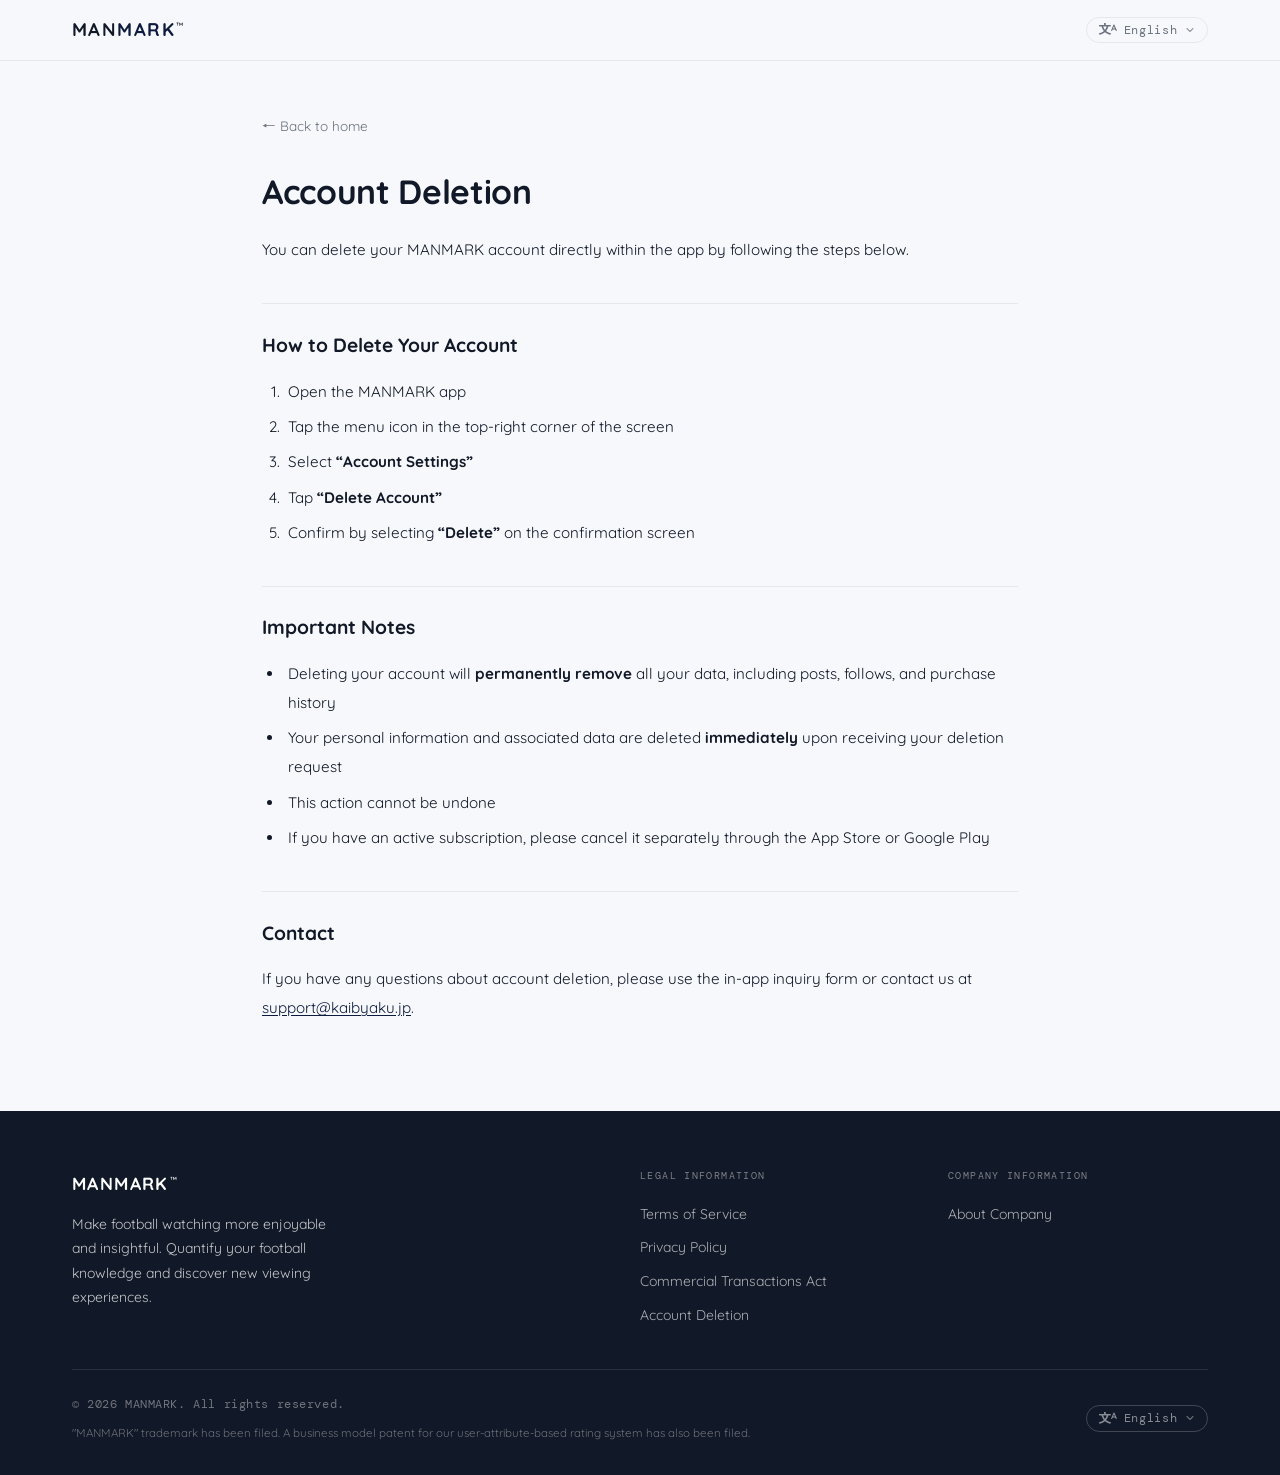
<file: android-account-delete/index.html>
<!DOCTYPE html><html lang="ja"><head><meta charset="UTF-8"><meta name="viewport" content="width=device-width, initial-scale=1.0"><meta name="referrer" content="strict-origin-when-cross-origin"><title>アカウントの削除 / Account Deletion — MANMARK</title><meta name="description" content="The Football Rating SNS. Score every player, coach &amp; referee. Compare with supporters worldwide."><link rel="canonical" href="https://lp.man-mark.com/android-account-delete/"><meta name="theme-color" content="#0d1b3e"><!-- Open Graph --><meta property="og:site_name" content="MANMARK"><meta property="og:title" content="アカウントの削除 / Account Deletion — MANMARK"><meta property="og:description" content="The Football Rating SNS. Score every player, coach &amp; referee. Compare with supporters worldwide."><meta property="og:type" content="website"><meta property="og:url" content="https://lp.man-mark.com/android-account-delete/"><meta property="og:locale" content="ja_JP"><meta property="og:image" content="https://lp.man-mark.com/og.png"><meta property="og:image:width" content="1200"><meta property="og:image:height" content="630"><meta property="og:image:alt" content="MANMARK — サッカーの熱狂を、評価として残そう。"><!-- Twitter --><meta name="twitter:card" content="summary_large_image"><meta name="twitter:title" content="アカウントの削除 / Account Deletion — MANMARK"><meta name="twitter:description" content="The Football Rating SNS. Score every player, coach &amp; referee. Compare with supporters worldwide."><meta name="twitter:image" content="https://lp.man-mark.com/og.png"><!-- Icons --><link rel="icon" type="image/png" sizes="32x32" href="/favicon-32.png"><link rel="icon" type="image/png" sizes="192x192" href="/favicon-192.png"><link rel="apple-touch-icon" href="/apple-touch-icon.png"><link rel="manifest" href="/site.webmanifest"><!-- Structured data --><script type="application/ld+json">{"@context":"https://schema.org","@graph":[{"@type":"SoftwareApplication","name":"MANMARK","applicationCategory":"SportsApplication","operatingSystem":"iOS, Android","description":"The Football Rating SNS. Score every player, coach & referee. Compare with supporters worldwide.","url":"https://lp.man-mark.com","image":"https://lp.man-mark.com/og.png","inLanguage":["ja","en","es","fr","it","pt","id","vi","ko","zh_TW","th","hi","tl"],"offers":{"@type":"Offer","price":"0","priceCurrency":"JPY"},"downloadUrl":["https://apps.apple.com/app/id6800361138","https://play.google.com/store/apps/details?id=com.manmark.app"],"sameAs":["https://apps.apple.com/app/id6800361138","https://play.google.com/store/apps/details?id=com.manmark.app"],"publisher":{"@type":"Organization","name":"KAIBYAKU株式会社","url":"https://kaibyaku.jp"}},{"@type":"Organization","name":"KAIBYAKU株式会社","alternateName":"KAIBYAKU K.K","url":"https://kaibyaku.jp"}]}</script><link rel="preconnect" href="https://fonts.googleapis.com"><link rel="preconnect" href="https://fonts.gstatic.com" crossorigin><link href="https://fonts.googleapis.com/css2?family=Quicksand:wght@400;500;600;700&family=Zen+Kaku+Gothic+New:wght@400;500;700&family=DM+Mono:wght@400;500&display=swap" rel="stylesheet"><!-- i18n: detect and apply language before first paint --><script>(function(){const allTranslations = "{\"en\":{\"a11y.skip\":\"Skip to main content\",\"hero.title\":\"Experience Football\\nLike Never Before.\",\"hero.subtitle\":\"Rate players, coaches, and referees on a 5-point scale.\\nSee how all supporters rate at a glance.\\nA new football viewing experience app.\",\"hero.cta\":\"Download App\",\"hero.qr.title\":\"For PC users, scan here\",\"hero.qr.description\":\"Scan with your phone to install the app\",\"hero.download.appstore.line1\":\"Download on the\",\"hero.download.appstore.line2\":\"App Store\",\"hero.download.googleplay.line1\":\"GET IT ON\",\"hero.download.googleplay.line2\":\"Google Play\",\"features.title\":\"What You Can Do with MANMARK\",\"features.subtitle\":\"Record and share your viewing experience as data\",\"features.data.0.title\":\"Rate Players, Coaches & Referees on 5-Point Scale\",\"features.data.0.description\":\"Intuitively rate each player, coach, and referee for every match. Record your viewing experience as data.\",\"features.data.1.title\":\"See Evaluations from Same Club Supporters\",\"features.data.1.description\":\"Compare average ratings from supporters of the same club. See at a glance if 'Am I the only strict one?' or 'Is everyone lenient today?'\",\"features.data.2.title\":\"Compare with All User Evaluations\",\"features.data.2.description\":\"Understand the difference between your club perspective and overall football fan evaluations. Gain objective viewpoints.\",\"features.data.3.title\":\"Season-Long Rating Trends\",\"features.data.3.description\":\"View player's season overall ratings and rating trends in graphs. Visualize growth and form fluctuations.\",\"features.data.4.title\":\"PDF Export for SNS Sharing\",\"features.data.4.description\":\"Export ratings as PDF. Share your ratings on SNS like a sports journalist.\",\"features.data.5.title\":\"Premium Special Features\",\"features.data.5.description\":\"Unlock premium perks like more image uploads, additional PDF export templates, ad-free browsing, and anonymous questions.\",\"features.data.6.title\":\"Freely create My Formation & Tier Lists\",\"features.data.6.description\":\"Anyone can freely build ideal line-ups, formations, and player tier lists — and share what they make.\",\"features.data.7.title\":\"Ask questions & connect with users\",\"features.data.7.description\":\"Ask other users about anything and answer each other. Connect with fellow football fans.\",\"benefits.title\":\"Perfect For You If\",\"benefits.subtitle\":\"MANMARK is the app for those who want to enjoy football more deeply\",\"benefits.note\":\"*Actual data is displayed in the app\",\"benefits.list.0\":\"You take notes on player performance every match\",\"benefits.list.1\":\"You want to visualize referee and coach evaluations with data\",\"benefits.list.2\":\"You want to compile match impressions in one app instead of losing them on social media\",\"benefits.list.3\":\"You want to compare evaluations with fellow supporters and get excited\",\"benefits.list.4\":\"You want to track player growth throughout the season\",\"faq.title\":\"Frequently Asked Questions\",\"faq.subtitle\":\"Common questions about MANMARK\",\"faq.cat.basic\":\"General & Account\",\"faq.cat.features\":\"Ratings & Features\",\"faq.cat.billing\":\"Plans & Billing\",\"faq.0.question\":\"Can I rate from a web browser?\",\"faq.0.answer\":\"Currently only iOS / Android app versions are supported.\",\"faq.1.question\":\"Does the app use real names?\",\"faq.1.answer\":\"You are free to use a nickname.\",\"faq.2.question\":\"Can I register multiple clubs as my supported club?\",\"faq.2.answer\":\"Each user can register one supported club. You can change your supported club, though there is a limit on how many times you can change it within a given period. This ensures ratings authentically reflect the voice of fans who support the same club. You can still rate matches from other clubs.\",\"faq.3.question\":\"Which leagues are supported?\",\"faq.3.answer\":\"We support major leagues worldwide. Premier League, La Liga, Serie A, Bundesliga, Ligue 1, and other popular leagues are all covered. We'll consider adding other leagues upon request.\",\"faq.4.question\":\"Can ratings be edited later?\",\"faq.4.answer\":\"Yes, you can edit your rating. Open the match in the app and re-rate.\",\"faq.5.question\":\"Are my ratings visible to other users?\",\"faq.5.answer\":\"Your individual rating scores are public on your user profile page. Aggregated averages for your club's supporters and all users are also displayed.\",\"faq.6.question\":\"How much does MANMARK Premium cost?\",\"faq.6.answer\":\"Please check the App Store or Google Play for pricing. There is no free trial period.\",\"faq.7.question\":\"How long after a match can I rate?\",\"faq.7.answer\":\"You can rate any time after the match has kicked off.\",\"faq.8.question\":\"What if I can't find a player or match?\",\"faq.8.answer\":\"We add data continuously. If you can't find your league or match, please contact support@kaibyaku.jp.\",\"faq.9.question\":\"Which OS versions are supported?\",\"faq.9.answer\":\"iOS 15.1 or later, and Android 7.0 or later.\",\"faq.10.question\":\"What payment methods are available?\",\"faq.10.answer\":\"Apple ID billing or Google Play billing.\",\"faq.11.question\":\"How do I cancel MANMARK Premium or stop auto-renewal?\",\"faq.11.answer\":\"[Apple ID] Settings app → Your name → Subscriptions → Select MANMARK → Cancel subscription.\\n[Google Play] Google Play → Subscriptions → Select MANMARK → Cancel subscription.\\n\\nPlease complete cancellation at least 24 hours before the renewal date. Premium features remain available until the end of the paid period (immediate cancellation is not available).\",\"faq.12.question\":\"I see \\\"This purchase is blocked by the developer\\\" during payment.\",\"faq.12.answer\":\"Please check and update your Google account information. If the issue persists after reviewing your settings, please contact Google Play support.\",\"howItWorks.title\":\"Simple 3-Step Process\",\"howItWorks.subtitle\":\"Get started immediately after downloading the app\",\"howItWorks.step.0.title\":\"Register Your Favorite Club\",\"howItWorks.step.0.description\":\"First, choose the club you support most. Your record starts here.\",\"howItWorks.step.1.title\":\"Select Match and Rate\",\"howItWorks.step.1.description\":\"After the match ends, quickly rate players, coaches, and referees on a 5-point scale. Capture the temperature of the match you felt.\",\"howItWorks.step.2.title\":\"Check Everyone's Ratings\",\"howItWorks.step.2.description\":\"Compare and enjoy ratings from supporters of the same club and all users. Let's discuss with data.\",\"ip.patent\":\"Business Model Patent — Filed\",\"ip.trademark\":\"Trademark — Filed\",\"ip.subject\":\"Business model patent: user-attribute-based rating system\",\"legal.back\":\"← Back to home\",\"cta.title\":\"Get started with MANMARK\",\"cta.subtitle\":\"Free download. Turn every match you watch into ratings.\",\"notfound.title\":\"Page not found\",\"notfound.desc\":\"The page you're looking for doesn't exist or may have moved.\",\"footer.legal\":\"Legal Information\",\"footer.company_info\":\"Company Information\",\"footer.description\":\"Make football watching more enjoyable and insightful. Quantify your football knowledge and discover new viewing experiences.\",\"footer.company\":\"About Company\",\"footer.terms\":\"Terms of Service\",\"footer.privacy\":\"Privacy Policy\",\"footer.commercial\":\"Commercial Transactions Act\",\"footer.account_delete\":\"Account Deletion\",\"footer.ip_notice\":\"\\\"MANMARK\\\" trademark has been filed. A business model patent for our user-attribute-based rating system has also been filed.\",\"footer.copyright\":\"© 2026 MANMARK. All rights reserved.\"},\"ja\":{\"a11y.skip\":\"本文へスキップ\",\"hero.title\":\"サッカーの熱狂を、\\n評価として残そう。\",\"hero.subtitle\":\"選手・監督・審判を5段階評価。\\nサポーターみんなの採点が一目でわかる、\\n新しいサッカー観戦体験アプリ。\",\"hero.cta\":\"アプリをダウンロード\",\"hero.qr.title\":\"PCで見ている方はこちらから\",\"hero.qr.description\":\"スマホで読み取ってアプリをインストール\",\"hero.download.appstore.line1\":\"Download on the\",\"hero.download.appstore.line2\":\"App Store\",\"hero.download.googleplay.line1\":\"GET IT ON\",\"hero.download.googleplay.line2\":\"Google Play\",\"features.title\":\"MANMARK でできること\",\"features.subtitle\":\"あなたの観戦体験を、データとして記録し、共有しよう\",\"features.data.0.title\":\"選手・監督・審判を5段階で採点\",\"features.data.0.description\":\"試合ごとに、各選手・監督・審判へ直感的に評価をつけられる。あなたの観戦体験をデータとして記録。\",\"features.data.1.title\":\"同じクラブサポーターの評価が見える\",\"features.data.1.description\":\"自分と同じクラブを応援するサポーター達の平均評価を比較できます。「自分だけ厳しい？」「みんな今日は甘め？」が一目で見える。\",\"features.data.2.title\":\"全ユーザーの評価と見比べられる\",\"features.data.2.description\":\"自分のクラブ目線と、サッカーファン全体の評価の差がわかる。客観的な視点も手に入る。\",\"features.data.3.title\":\"シーズン通しての評価推移\",\"features.data.3.description\":\"選手のシーズン総合評価や、評価の推移をグラフで確認できる。成長や調子の波を可視化。\",\"features.data.4.title\":\"PDF出力でSNSシェア\",\"features.data.4.description\":\"評価結果をPDF出力。記者の気分でSNSに評価を共有できます。\",\"features.data.5.title\":\"プレミアム特別機能\",\"features.data.5.description\":\"画像アップロード数の拡張、PDF出力テンプレートの追加、広告非表示、匿名での質問など、プレミアムならではの機能を利用可能。\",\"features.data.6.title\":\"マイフォーメーション・Tierリストを自由に作成\",\"features.data.6.description\":\"理想のスタメンやフォーメーション、選手のTierリストを誰でも自由に作成。作った編成はシェアもできます。\",\"features.data.7.title\":\"他のユーザーに質問・交流できる\",\"features.data.7.description\":\"気になることを他のユーザーに質問したり、回答し合ったり。サッカー好き同士でつながれます。\",\"benefits.title\":\"こんな方におすすめ\",\"benefits.subtitle\":\"MANMARKは、サッカーをもっと深く楽しみたいあなたのためのアプリです\",\"benefits.note\":\"＊アプリでは実データが入ります\",\"benefits.list.0\":\"毎試合、選手の出来を自分なりにメモしている\",\"benefits.list.1\":\"審判や監督への評価も、ちゃんとデータで可視化したい\",\"benefits.list.2\":\"SNSでは流れてしまう試合の感想を、1つのアプリにまとめたい\",\"benefits.list.3\":\"サポーター仲間と評価を比較して盛り上がりたい\",\"benefits.list.4\":\"シーズンを通して選手の成長を追いかけたい\",\"faq.title\":\"よくある質問\",\"faq.subtitle\":\"MANMARKについてのよくある質問をまとめました\",\"faq.cat.basic\":\"基本・アカウント\",\"faq.cat.features\":\"評価・機能\",\"faq.cat.billing\":\"課金・決済\",\"faq.0.question\":\"Webブラウザからも評価できますか？\",\"faq.0.answer\":\"現在はiOS / Androidアプリ版のみ対応しています。\",\"faq.1.question\":\"アプリの利用は実名ですか？\",\"faq.1.answer\":\"ニックネームでのご利用も可能です。\",\"faq.2.question\":\"複数のクラブをサポートクラブとして登録できますか？\",\"faq.2.answer\":\"サポートクラブの登録は1ユーザーにつき1クラブとなります。サポートクラブの変更は一定期間での変更数に制限はございますが、変更可能です。これは同じクラブを応援するサポーターの真の声を反映し比較を可能にするためです。ただし他のクラブの試合も評価することは可能です。\",\"faq.3.question\":\"どのリーグに対応していますか？\",\"faq.3.answer\":\"世界中の主要リーグに対応しています。プレミアリーグ、ラ・リーガ、セリエA、ブンデスリーガ、リーグアンなど、人気のリーグは全てカバーしています。リクエストがあれば、他のリーグの追加も検討いたします。\",\"faq.4.question\":\"評価は後から修正できますか？\",\"faq.4.answer\":\"評価は修正可能です。アプリから対象の試合を開き、再度評価を行ってください。\",\"faq.5.question\":\"自分の評価は他のユーザーに見えますか？\",\"faq.5.answer\":\"ユーザー詳細ページにて、個人の評価スコアは公開されます。また、同じクラブのサポーター全体・全ユーザーの集計平均値もご覧いただけます。\",\"faq.6.question\":\"MANMARK Premiumの料金はいくらですか？\",\"faq.6.answer\":\"App Store または Google Play でご確認ください。無料トライアル期間はございません。\",\"faq.7.question\":\"試合後どのくらいまで評価できますか？\",\"faq.7.answer\":\"試合開始後であればいつでも評価可能です。\",\"faq.8.question\":\"選手や試合が見つからない場合は？\",\"faq.8.answer\":\"対応データは随時追加しています。見つからない場合は support@kaibyaku.jp までお知らせください。\",\"faq.9.question\":\"対応しているOSバージョンは？\",\"faq.9.answer\":\"iOS 15.1以降、Android 7.0以降に対応しています。\",\"faq.10.question\":\"決済方法はどのようなものがありますか？\",\"faq.10.answer\":\"Apple ID決済またはGoogle Play決済に対応しています。\",\"faq.11.question\":\"MANMARK Premiumを解約・自動更新を停止するには？\",\"faq.11.answer\":\"【Apple ID決済】iPhoneの設定アプリ → お名前 → サブスクリプション → MANMARKを選択 → サブスクリプションをキャンセル。\\n【Google Play決済】Google Play → 定期購入 → MANMARKを選択 → 定期購入を解約。\\n\\n自動更新の24時間前までに手続きをお済ませください。解約後も有料期間終了まで有料機能をご利用いただけます（即時解約はできません）。\",\"faq.12.question\":\"決済時に「この購入はデベロッパーによりブロックされています」と表示される\",\"faq.12.answer\":\"お客様のGoogleアカウントの基本情報をご確認のうえ、正しい内容に更新してください。設定を見直しても解決しない場合は、Google Playストアへお問い合わせください。\",\"howItWorks.title\":\"使い方はかんたん、3ステップ\",\"howItWorks.subtitle\":\"アプリをダウンロードしたら、すぐに始められます\",\"howItWorks.step.0.title\":\"好きなクラブを登録\",\"howItWorks.step.0.description\":\"まずは、あなたが一番応援しているクラブを1つ選びます。あなたの記録はここから始まる。\",\"howItWorks.step.1.title\":\"試合を選んで評価\",\"howItWorks.step.1.description\":\"試合終了後に、選手・監督・審判を5段階でサクッと評価。あなたの感じた試合の温度を残そう。\",\"howItWorks.step.2.title\":\"みんなの評価をチェック\",\"howItWorks.step.2.description\":\"自分と同じクラブサポーター、全ユーザーの評価を比較して楽しむ。データで語り合おう。\",\"ip.patent\":\"ビジネスモデル特許 出願済\",\"ip.trademark\":\"商標登録 出願済\",\"ip.subject\":\"ビジネスモデル特許：ユーザー属性による評価システム\",\"legal.back\":\"← ホームに戻る\",\"cta.title\":\"さあ、MANMARKを始めよう\",\"cta.subtitle\":\"無料ダウンロード。あなたの観戦を、評価として残そう。\",\"notfound.title\":\"ページが見つかりません\",\"notfound.desc\":\"お探しのページは存在しないか、移動した可能性があります。\",\"footer.legal\":\"法的情報\",\"footer.company_info\":\"会社情報\",\"footer.description\":\"サッカー観戦をもっと深く、もっと楽しく。あなたの「見る目」を数値化し、新しい観戦体験を提供します。\",\"footer.company\":\"運営会社について\",\"footer.terms\":\"利用規約\",\"footer.privacy\":\"プライバシーポリシー\",\"footer.commercial\":\"特定商取引法に基づく表記\",\"footer.account_delete\":\"アカウントの削除\",\"footer.ip_notice\":\"「MANMARK」は商標登録を出願済みです。ユーザー属性による評価システムに関するビジネスモデル特許も出願済みです。\",\"footer.copyright\":\"© 2026 MANMARK. All rights reserved.\"},\"es\":{\"hero.title\":\"Vive el Fútbol\\nComo Nunca Antes\",\"hero.subtitle\":\"Califica jugadores, entrenadores y árbitros en escala de 5 puntos.\\nVe las puntuaciones de todos los aficionados de un vistazo.\\nUna nueva app de experiencia futbolística.\",\"hero.cta\":\"Descargar App\",\"hero.qr.title\":\"Para usuarios de PC, escanea aquí\",\"hero.qr.description\":\"Escanea con tu teléfono para instalar la app\",\"hero.download.appstore.line1\":\"Descargar en\",\"hero.download.appstore.line2\":\"App Store\",\"hero.download.googleplay.line1\":\"DISPONIBLE EN\",\"hero.download.googleplay.line2\":\"Google Play\",\"features.title\":\"Lo que puedes hacer con MANMARK\",\"features.subtitle\":\"Registra y comparte tu experiencia como datos\",\"features.data.0.title\":\"Califica Jugadores, Entrenadores y Árbitros en Escala de 5 Puntos\",\"features.data.0.description\":\"Califica intuitivamente a cada jugador, entrenador y árbitro en cada partido. Registra tu experiencia de visualización como datos.\",\"features.data.1.title\":\"Ve Evaluaciones de Aficionados del Mismo Club\",\"features.data.1.description\":\"Compara calificaciones promedio de aficionados del mismo club. Ve de un vistazo si '¿Soy el único estricto?' o '¿Todos están siendo indulgentes hoy?'\",\"features.data.2.title\":\"Compara con Todas las Evaluaciones de Usuarios\",\"features.data.2.description\":\"Entiende la diferencia entre tu perspectiva del club y las evaluaciones generales de aficionados al fútbol. Obtén puntos de vista objetivos.\",\"features.data.3.title\":\"Tendencias de calificación de temporada\",\"features.data.3.description\":\"Ve las calificaciones y tendencias de la temporada en gráficos. Visualiza el crecimiento y la forma.\",\"features.data.4.title\":\"Exportar PDF para compartir en redes\",\"features.data.4.description\":\"Exporta calificaciones como PDF. Comparte en redes sociales como un periodista deportivo.\",\"features.data.5.title\":\"Funciones Premium Especiales\",\"features.data.5.description\":\"Desbloquea ventajas premium como más subidas de imágenes, plantillas adicionales de exportación PDF, navegación sin anuncios y preguntas anónimas.\",\"features.data.6.title\":\"Crea libremente tu Formación y Tier Lists\",\"features.data.6.description\":\"Cualquiera puede crear alineaciones ideales, formaciones y tier lists de jugadores, y compartir lo que haga.\",\"features.data.7.title\":\"Pregunta e interactúa con usuarios\",\"features.data.7.description\":\"Pregunta cualquier cosa a otros usuarios y respondan entre sí. Conecta con otros aficionados al fútbol.\",\"benefits.title\":\"Perfecto Para Ti Si\",\"benefits.subtitle\":\"MANMARK es la aplicación para aquellos que quieren disfrutar el fútbol más profundamente\",\"benefits.note\":\"*En la app se muestran datos reales\",\"benefits.list.0\":\"Tomas notas sobre el rendimiento de jugadores en cada partido\",\"benefits.list.1\":\"Quieres visualizar evaluaciones de árbitros y entrenadores con datos\",\"benefits.list.2\":\"Quieres compilar impresiones de partidos en una aplicación en lugar de perderlas en redes sociales\",\"benefits.list.3\":\"Quieres comparar evaluaciones con compañeros aficionados y emocionarte\",\"benefits.list.4\":\"Quieres rastrear el crecimiento de jugadores a lo largo de la temporada\",\"faq.title\":\"Preguntas Frecuentes\",\"faq.subtitle\":\"Preguntas comunes sobre MANMARK\",\"faq.cat.basic\":\"General y Cuenta\",\"faq.cat.features\":\"Valoraciones y Funciones\",\"faq.cat.billing\":\"Planes y Pagos\",\"faq.0.question\":\"¿Puedo calificar desde un navegador web?\",\"faq.0.answer\":\"Actualmente solo se admiten versiones de aplicaciones iOS / Android.\",\"faq.1.question\":\"¿La app usa nombres reales?\",\"faq.1.answer\":\"Puedes usar un apodo.\",\"faq.2.question\":\"¿Puedo registrar varios clubes como mi club de apoyo?\",\"faq.2.answer\":\"Cada usuario puede registrar un club de apoyo. Puedes cambiar tu club, aunque hay un límite de cambios en un período determinado. Esto garantiza que las calificaciones reflejen la voz auténtica de los aficionados del mismo club. Aún puedes calificar partidos de otros clubes.\",\"faq.3.question\":\"¿Qué ligas están soportadas?\",\"faq.3.answer\":\"Apoyamos las principales ligas mundiales. Premier League, La Liga, Serie A, Bundesliga, Ligue 1 y otras ligas populares están todas cubiertas. Consideraremos agregar otras ligas bajo petición.\",\"faq.4.question\":\"¿Se pueden editar las calificaciones después?\",\"faq.4.answer\":\"Sí, puedes editar tu calificación. Abre el partido en la app y vuelve a calificar.\",\"faq.5.question\":\"¿Mis calificaciones son visibles para otros usuarios?\",\"faq.5.answer\":\"Tus puntuaciones individuales son públicas en tu página de perfil. También se muestran los promedios del grupo de tu club y de todos los usuarios.\",\"faq.6.question\":\"¿Cuánto cuesta MANMARK Premium?\",\"faq.6.answer\":\"Consulta el precio en App Store o Google Play. No hay período de prueba gratuito.\",\"faq.7.question\":\"¿Hasta cuándo puedo calificar después de un partido?\",\"faq.7.answer\":\"Puedes calificar en cualquier momento después del inicio del partido.\",\"faq.8.question\":\"¿Qué hago si no encuentro un jugador o partido?\",\"faq.8.answer\":\"Agregamos datos continuamente. Si no encuentras tu liga o partido, contáctanos en support@kaibyaku.jp.\",\"faq.9.question\":\"¿Qué versiones de OS son compatibles?\",\"faq.9.answer\":\"iOS 15.1 o posterior, y Android 7.0 o posterior.\",\"faq.10.question\":\"¿Qué métodos de pago están disponibles?\",\"faq.10.answer\":\"Facturación de Apple ID o Google Play.\",\"faq.11.question\":\"¿Cómo cancelo MANMARK Premium o detengo la renovación automática?\",\"faq.11.answer\":\"[Apple ID] Configuración → Tu nombre → Suscripciones → Selecciona MANMARK → Cancelar suscripción.\\n[Google Play] Google Play → Suscripciones → Selecciona MANMARK → Cancelar suscripción.\\n\\nCompleta la cancelación al menos 24 horas antes de la renovación. Las funciones premium siguen disponibles hasta que finalice el período pagado.\",\"faq.12.question\":\"Aparece \\\"Esta compra está bloqueada por el desarrollador\\\" al pagar.\",\"faq.12.answer\":\"Verifica y actualiza la información básica de tu cuenta de Google. Si el problema persiste, contacta al soporte de Google Play.\",\"howItWorks.title\":\"Proceso Simple de 3 Pasos\",\"howItWorks.subtitle\":\"Comienza inmediatamente después de descargar la aplicación\",\"howItWorks.step.0.title\":\"Registra Tu Club Favorito\",\"howItWorks.step.0.description\":\"Primero, elige el club que más apoyas. Tu historial comienza aquí.\",\"howItWorks.step.1.title\":\"Selecciona Partido y Califica\",\"howItWorks.step.1.description\":\"Después de que termine el partido, califica rápidamente a jugadores, entrenadores y árbitros en una escala de 5 puntos. Captura la temperatura del partido que sentiste.\",\"howItWorks.step.2.title\":\"Revisa las Calificaciones de Todos\",\"howItWorks.step.2.description\":\"Compara y disfruta calificaciones de aficionados del mismo club y todos los usuarios. Discutamos con datos.\",\"ip.patent\":\"Patente de modelo de negocio — Presentada\",\"ip.trademark\":\"Marca — Presentada\",\"ip.subject\":\"Patente de modelo de negocio: sistema de valoración basado en atributos del usuario\",\"legal.back\":\"← Volver al inicio\",\"cta.title\":\"Empieza con MANMARK\",\"cta.subtitle\":\"Descarga gratis. Convierte cada partido en valoraciones.\",\"notfound.title\":\"Página no encontrada\",\"notfound.desc\":\"La página que buscas no existe o se ha movido.\",\"footer.legal\":\"Información Legal\",\"footer.company_info\":\"Información de la Empresa\",\"footer.description\":\"Haz que ver fútbol sea más divertido y perspicaz. Cuantifica tu conocimiento futbolístico y descubre nuevas experiencias de visualización.\",\"footer.company\":\"Acerca de la Empresa\",\"footer.terms\":\"Términos de Servicio\",\"footer.privacy\":\"Política de Privacidad\",\"footer.commercial\":\"Ley de Transacciones Comerciales\",\"footer.account_delete\":\"Eliminación de cuenta\",\"footer.ip_notice\":\"La marca «MANMARK» ha sido presentada. También se ha presentado una patente de modelo de negocio para nuestro sistema de valoración basado en atributos del usuario.\",\"footer.copyright\":\"© 2026 MANMARK. Todos los derechos reservados.\"},\"fr\":{\"hero.title\":\"Vivez le Football\\nComme Jamais\",\"hero.subtitle\":\"Notez joueurs, entraîneurs et arbitres sur une échelle de 5.\\nVoyez les notes de tous les supporters en un coup d'œil.\\nUne nouvelle app d'expérience football.\",\"hero.cta\":\"Télécharger l'App\",\"hero.qr.title\":\"Pour les utilisateurs PC, scannez ici\",\"hero.qr.description\":\"Scannez avec votre téléphone pour installer l'app\",\"hero.download.appstore.line1\":\"Télécharger sur\",\"hero.download.appstore.line2\":\"App Store\",\"hero.download.googleplay.line1\":\"DISPONIBLE SUR\",\"hero.download.googleplay.line2\":\"Google Play\",\"features.title\":\"Ce que vous pouvez faire avec MANMARK\",\"features.subtitle\":\"Enregistrez et partagez votre expérience en données\",\"features.data.0.title\":\"Notez les Joueurs, Entraîneurs et Arbitres sur une Échelle de 5 Points\",\"features.data.0.description\":\"Notez intuitivement chaque joueur, entraîneur et arbitre pour chaque match. Enregistrez votre expérience de visionnage comme données.\",\"features.data.1.title\":\"Voir les Évaluations des Supporters du Même Club\",\"features.data.1.description\":\"Comparez les notes moyennes des supporters du même club. Voyez d'un coup d'œil si 'Suis-je le seul strict ?' ou 'Tout le monde est-il indulgent aujourd'hui ?'\",\"features.data.2.title\":\"Comparez avec Toutes les Évaluations d'Utilisateurs\",\"features.data.2.description\":\"Comprenez la différence entre votre perspective de club et les évaluations globales des fans de football. Obtenez des points de vue objectifs.\",\"features.data.3.title\":\"Tendances des notes de saison\",\"features.data.3.description\":\"Consultez les notes et tendances de saison en graphiques. Visualisez la progression.\",\"features.data.4.title\":\"Export PDF pour partager\",\"features.data.4.description\":\"Exportez les notes en PDF. Partagez sur les réseaux comme un journaliste sportif.\",\"features.data.5.title\":\"Fonctionnalités Premium\",\"features.data.5.description\":\"Débloquez des avantages premium : plus de téléversements d’images, des modèles d’export PDF supplémentaires, une navigation sans publicité et des questions anonymes.\",\"features.data.6.title\":\"Créez librement compositions et Tier Lists\",\"features.data.6.description\":\"Chacun peut composer des onze idéaux, des formations et des tier lists de joueurs, puis les partager.\",\"features.data.7.title\":\"Posez des questions et échangez\",\"features.data.7.description\":\"Posez vos questions aux autres utilisateurs et répondez-vous mutuellement. Connectez-vous entre passionnés de football.\",\"benefits.title\":\"Parfait Pour Vous Si\",\"benefits.subtitle\":\"MANMARK est l'application pour ceux qui veulent profiter du football plus profondément\",\"benefits.note\":\"*Les données réelles s'affichent dans l'app\",\"benefits.list.0\":\"Vous prenez des notes sur les performances des joueurs à chaque match\",\"benefits.list.1\":\"Vous voulez visualiser les évaluations des arbitres et entraîneurs avec des données\",\"benefits.list.2\":\"Vous voulez compiler les impressions de match dans une application au lieu de les perdre sur les réseaux sociaux\",\"benefits.list.3\":\"Vous voulez comparer les évaluations avec les supporters compagnons\",\"benefits.list.4\":\"Vous voulez suivre la croissance des joueurs tout au long de la saison\",\"faq.title\":\"Questions Fréquemment Posées\",\"faq.subtitle\":\"Questions communes sur MANMARK\",\"faq.cat.basic\":\"Général et Compte\",\"faq.cat.features\":\"Notes et Fonctionnalités\",\"faq.cat.billing\":\"Abonnements et Paiements\",\"faq.0.question\":\"Puis-je noter depuis un navigateur web ?\",\"faq.0.answer\":\"Actuellement, seules les versions d'applications iOS / Android sont prises en charge.\",\"faq.1.question\":\"L'app utilise-t-elle les vrais noms ?\",\"faq.1.answer\":\"Vous pouvez utiliser un pseudonyme.\",\"faq.2.question\":\"Puis-je enregistrer plusieurs clubs comme club supporté ?\",\"faq.2.answer\":\"Chaque utilisateur peut enregistrer un club supporté. Vous pouvez changer de club, mais le nombre de changements est limité sur une certaine période. Cela garantit que les notes reflètent la vraie voix des supporters du même club. Vous pouvez toujours noter des matchs d'autres clubs.\",\"faq.3.question\":\"Quelles ligues sont prises en charge ?\",\"faq.3.answer\":\"Nous prenons en charge les ligues majeures mondiales. Premier League, La Liga, Serie A, Bundesliga, Ligue 1 et d'autres ligues populaires sont toutes couvertes.\",\"faq.4.question\":\"Peut-on modifier une note après coup ?\",\"faq.4.answer\":\"Oui, vous pouvez modifier votre note. Ouvrez le match dans l'app et réévaluez.\",\"faq.5.question\":\"Mes notes sont-elles visibles par les autres utilisateurs ?\",\"faq.5.answer\":\"Vos scores individuels sont publics sur votre page de profil. Les moyennes de votre groupe de supporters et de tous les utilisateurs sont également affichées.\",\"faq.6.question\":\"Combien coûte MANMARK Premium ?\",\"faq.6.answer\":\"Consultez le prix sur l'App Store ou Google Play. Il n'y a pas de période d'essai gratuite.\",\"faq.7.question\":\"Combien de temps après un match puis-je évaluer ?\",\"faq.7.answer\":\"Vous pouvez évaluer à tout moment après le coup d'envoi du match.\",\"faq.8.question\":\"Que faire si je ne trouve pas un joueur ou un match ?\",\"faq.8.answer\":\"Nous ajoutons des données en continu. Si vous ne trouvez pas votre ligue ou match, contactez support@kaibyaku.jp.\",\"faq.9.question\":\"Quelles versions d'OS sont prises en charge ?\",\"faq.9.answer\":\"iOS 15.1 ou ultérieur, et Android 7.0 ou ultérieur.\",\"faq.10.question\":\"Quels modes de paiement sont disponibles ?\",\"faq.10.answer\":\"Facturation Apple ID ou Google Play.\",\"faq.11.question\":\"Comment annuler MANMARK Premium ou arrêter le renouvellement automatique ?\",\"faq.11.answer\":\"[Apple ID] Réglages → Votre nom → Abonnements → Sélectionnez MANMARK → Annuler l'abonnement.\\n[Google Play] Google Play → Abonnements → Sélectionnez MANMARK → Annuler.\\n\\nEffectuez l'annulation au moins 24 heures avant le renouvellement. Les fonctionnalités premium restent disponibles jusqu'à la fin de la période payée.\",\"faq.12.question\":\"Le message « Cet achat est bloqué par le développeur » s'affiche lors du paiement.\",\"faq.12.answer\":\"Vérifiez et mettez à jour les informations de base de votre compte Google. Si le problème persiste, contactez le support Google Play.\",\"howItWorks.title\":\"Processus Simple en 3 Étapes\",\"howItWorks.subtitle\":\"Commencez immédiatement après avoir téléchargé l'application\",\"howItWorks.step.0.title\":\"Enregistrez Votre Club Favori\",\"howItWorks.step.0.description\":\"D'abord, choisissez le club que vous soutenez le plus. Votre parcours commence ici.\",\"howItWorks.step.1.title\":\"Sélectionnez le Match et Notez\",\"howItWorks.step.1.description\":\"Après la fin du match, notez rapidement les joueurs, entraîneurs et arbitres sur une échelle de 5 points.\",\"howItWorks.step.2.title\":\"Vérifiez les Notes de Tout le Monde\",\"howItWorks.step.2.description\":\"Comparez et profitez des notes des supporters du même club et de tous les utilisateurs.\",\"ip.patent\":\"Brevet de modèle d'affaires — Déposé\",\"ip.trademark\":\"Marque — Déposée\",\"ip.subject\":\"Brevet de modèle économique : système d’évaluation fondé sur les attributs des utilisateurs\",\"legal.back\":\"← Retour à l’accueil\",\"cta.title\":\"Commencez avec MANMARK\",\"cta.subtitle\":\"Téléchargement gratuit. Transformez chaque match en évaluations.\",\"notfound.title\":\"Page introuvable\",\"notfound.desc\":\"La page que vous cherchez n'existe pas ou a été déplacée.\",\"footer.legal\":\"Informations Légales\",\"footer.company_info\":\"Informations sur l'Entreprise\",\"footer.description\":\"Rendez le visionnage de football plus agréable et perspicace. Quantifiez vos connaissances footballistiques.\",\"footer.company\":\"À Propos de l'Entreprise\",\"footer.terms\":\"Conditions d'Utilisation\",\"footer.privacy\":\"Politique de Confidentialité\",\"footer.commercial\":\"Loi sur les Transactions Commerciales\",\"footer.account_delete\":\"Suppression de compte\",\"footer.ip_notice\":\"La marque « MANMARK » a été déposée. Un brevet de modèle économique pour notre système d’évaluation fondé sur les attributs des utilisateurs a également été déposé.\",\"footer.copyright\":\"© 2026 MANMARK. Tous droits réservés.\"},\"it\":{\"hero.title\":\"Vivi il calcio\\ncome mai prima.\",\"hero.subtitle\":\"Valuta giocatori, allenatori e arbitri su una scala da 1 a 5.\\nScopri a colpo d’occhio come votano tutti i tifosi.\\nUna nuova app per vivere il calcio.\",\"hero.cta\":\"Scarica l’app\",\"hero.qr.title\":\"Se ci guardi dal PC, scansiona qui\",\"hero.qr.description\":\"Scansiona con il telefono per installare l’app\",\"hero.download.appstore.line1\":\"Download on the\",\"hero.download.appstore.line2\":\"App Store\",\"hero.download.googleplay.line1\":\"GET IT ON\",\"hero.download.googleplay.line2\":\"Google Play\",\"features.title\":\"Cosa puoi fare con MANMARK\",\"features.subtitle\":\"Registra e condividi la tua esperienza da tifoso sotto forma di dati\",\"features.data.0.title\":\"Valuta giocatori, allenatori e arbitri da 1 a 5\",\"features.data.0.description\":\"Valuta in modo intuitivo ogni giocatore, allenatore e arbitro in ogni partita. Registra la tua esperienza come dati.\",\"features.data.1.title\":\"Vedi le valutazioni dei tifosi della tua squadra\",\"features.data.1.description\":\"Confronta le valutazioni medie dei tifosi della tua stessa squadra. Capisci a colpo d’occhio se “sono l’unico severo?” o “oggi sono tutti generosi?”.\",\"features.data.2.title\":\"Confronta con le valutazioni di tutti gli utenti\",\"features.data.2.description\":\"Scopri la differenza tra il tuo punto di vista da tifoso e quello dell’intera comunità calcistica. Ottieni una prospettiva più oggettiva.\",\"features.data.3.title\":\"Andamento delle valutazioni nella stagione\",\"features.data.3.description\":\"Visualizza in grafici la valutazione complessiva stagionale e l’andamento dei giocatori. Rendi visibili crescita e cali di forma.\",\"features.data.4.title\":\"Esporta in PDF per condividere sui social\",\"features.data.4.description\":\"Esporta le valutazioni in PDF. Condividile sui social come un giornalista sportivo.\",\"features.data.5.title\":\"Funzioni Premium esclusive\",\"features.data.5.description\":\"Sblocca vantaggi premium come più caricamenti di immagini, modelli di esportazione PDF aggiuntivi, navigazione senza pubblicità e domande anonime.\",\"features.data.6.title\":\"Crea liberamente formazioni e Tier List\",\"features.data.6.description\":\"Chiunque può creare formazioni ideali, schemi e tier list dei giocatori, e condividere ciò che crea.\",\"features.data.7.title\":\"Fai domande e interagisci con gli utenti\",\"features.data.7.description\":\"Chiedi qualsiasi cosa agli altri utenti e rispondetevi a vicenda. Connettiti con altri appassionati di calcio.\",\"benefits.title\":\"MANMARK fa per te se\",\"benefits.subtitle\":\"MANMARK è l’app per chi vuole vivere il calcio in modo più profondo\",\"benefits.note\":\"*Nell'app vengono mostrati i dati reali\",\"benefits.list.0\":\"Ad ogni partita prendi appunti sulle prestazioni dei giocatori\",\"benefits.list.1\":\"Vuoi visualizzare con i dati anche le valutazioni di arbitri e allenatori\",\"benefits.list.2\":\"Vuoi raccogliere in un’unica app le impressioni sulle partite, invece di perderle sui social\",\"benefits.list.3\":\"Vuoi confrontare le valutazioni con gli altri tifosi e divertirti insieme\",\"benefits.list.4\":\"Vuoi seguire la crescita dei giocatori lungo tutta la stagione\",\"faq.title\":\"Domande frequenti\",\"faq.subtitle\":\"Le domande più comuni su MANMARK\",\"faq.cat.basic\":\"Generale e Account\",\"faq.cat.features\":\"Valutazioni e Funzioni\",\"faq.cat.billing\":\"Piani e Pagamenti\",\"faq.0.question\":\"Posso votare da browser web?\",\"faq.0.answer\":\"Al momento sono supportate solo le versioni per app iOS / Android.\",\"faq.1.question\":\"L'app usa i nomi reali?\",\"faq.1.answer\":\"Puoi usare un nickname.\",\"faq.2.question\":\"Posso registrare più club come club supportato?\",\"faq.2.answer\":\"Ogni utente può registrare un club supportato. Puoi cambiare club, ma il numero di modifiche è limitato in un determinato periodo. Questo garantisce che le valutazioni riflettano la vera voce dei tifosi dello stesso club. Puoi comunque valutare le partite di altri club.\",\"faq.3.question\":\"Quali campionati sono supportati?\",\"faq.3.answer\":\"Supportiamo i principali campionati del mondo: Premier League, La Liga, Serie A, Bundesliga, Ligue 1 e altri tornei popolari. Valuteremo l’aggiunta di altri campionati su richiesta.\",\"faq.4.question\":\"Si può modificare una valutazione in seguito?\",\"faq.4.answer\":\"Sì, puoi modificare la tua valutazione. Apri la partita nell'app e rivaluta.\",\"faq.5.question\":\"Le mie valutazioni sono visibili agli altri utenti?\",\"faq.5.answer\":\"I tuoi punteggi individuali sono pubblici sulla tua pagina profilo. Vengono mostrate anche le medie del gruppo tifosi del tuo club e di tutti gli utenti.\",\"faq.6.question\":\"Quanto costa MANMARK Premium?\",\"faq.6.answer\":\"Consulta il prezzo su App Store o Google Play. Non è previsto un periodo di prova gratuito.\",\"faq.7.question\":\"Fino a quando posso valutare dopo una partita?\",\"faq.7.answer\":\"Puoi valutare in qualsiasi momento dopo il calcio d'inizio.\",\"faq.8.question\":\"Cosa faccio se non trovo un giocatore o una partita?\",\"faq.8.answer\":\"Aggiungiamo dati continuamente. Se non trovi la tua lega o partita, contatta support@kaibyaku.jp.\",\"faq.9.question\":\"Quali versioni OS sono supportate?\",\"faq.9.answer\":\"iOS 15.1 o successivo, e Android 7.0 o successivo.\",\"faq.10.question\":\"Quali metodi di pagamento sono disponibili?\",\"faq.10.answer\":\"Fatturazione Apple ID o Google Play.\",\"faq.11.question\":\"Come cancello MANMARK Premium o interrompo il rinnovo automatico?\",\"faq.11.answer\":\"[Apple ID] Impostazioni → Il tuo nome → Abbonamenti → Seleziona MANMARK → Cancella abbonamento.\\n[Google Play] Google Play → Abbonamenti → Seleziona MANMARK → Annulla.\\n\\nCompleta la cancellazione almeno 24 ore prima del rinnovo. Le funzionalità premium rimangono disponibili fino alla fine del periodo pagato.\",\"faq.12.question\":\"Durante il pagamento compare 'Questo acquisto è bloccato dallo sviluppatore'.\",\"faq.12.answer\":\"Controlla e aggiorna le informazioni di base del tuo account Google. Se il problema persiste, contatta il supporto Google Play.\",\"howItWorks.title\":\"Semplice, in 3 passaggi\",\"howItWorks.subtitle\":\"Puoi iniziare subito dopo aver scaricato l’app\",\"howItWorks.step.0.title\":\"Registra la tua squadra del cuore\",\"howItWorks.step.0.description\":\"Prima di tutto, scegli la squadra che tifi di più. Il tuo percorso inizia qui.\",\"howItWorks.step.1.title\":\"Scegli la partita e vota\",\"howItWorks.step.1.description\":\"Al termine della partita, valuta rapidamente giocatori, allenatori e arbitri da 1 a 5. Cattura l’emozione che hai vissuto.\",\"howItWorks.step.2.title\":\"Guarda le valutazioni di tutti\",\"howItWorks.step.2.description\":\"Confronta e divertiti con le valutazioni dei tifosi della tua squadra e di tutti gli utenti. Parliamone con i dati.\",\"ip.patent\":\"Brevetto di modello di business — Depositato\",\"ip.trademark\":\"Marchio — Depositato\",\"ip.subject\":\"Brevetto di modello di business: sistema di valutazione basato sugli attributi degli utenti\",\"legal.back\":\"← Torna alla home\",\"cta.title\":\"Inizia con MANMARK\",\"cta.subtitle\":\"Download gratuito. Trasforma ogni partita in valutazioni.\",\"notfound.title\":\"Pagina non trovata\",\"notfound.desc\":\"La pagina che cerchi non esiste o è stata spostata.\",\"footer.legal\":\"Informazioni legali\",\"footer.company_info\":\"Informazioni aziendali\",\"footer.description\":\"Rendi la visione del calcio più piacevole e ricca di spunti. Trasforma in dati la tua conoscenza calcistica e scopri una nuova esperienza da tifoso.\",\"footer.company\":\"Chi siamo\",\"footer.terms\":\"Termini di servizio\",\"footer.privacy\":\"Informativa sulla privacy\",\"footer.commercial\":\"Legge sulle transazioni commerciali\",\"footer.account_delete\":\"Eliminazione account\",\"footer.ip_notice\":\"Il marchio «MANMARK» è stato depositato. È stato depositato anche un brevetto di modello di business per il nostro sistema di valutazione basato sugli attributi degli utenti.\",\"footer.copyright\":\"© 2026 MANMARK. All rights reserved.\"},\"pt\":{\"hero.title\":\"Viva o Futebol\\nComo Nunca Antes\",\"hero.subtitle\":\"Avalie jogadores, treinadores e árbitros numa escala de 5.\\nVeja as avaliações de todos os torcedores de relance.\\nUm novo app de experiência de futebol.\",\"hero.cta\":\"Baixar App\",\"hero.qr.title\":\"Para usuários de PC, escaneie aqui\",\"hero.qr.description\":\"Escaneie com seu telefone para instalar o app\",\"hero.download.appstore.line1\":\"Baixar na\",\"hero.download.appstore.line2\":\"App Store\",\"hero.download.googleplay.line1\":\"DISPONÍVEL NO\",\"hero.download.googleplay.line2\":\"Google Play\",\"features.title\":\"O que você pode fazer com MANMARK\",\"features.subtitle\":\"Registre e compartilhe sua experiência como dados\",\"features.data.0.title\":\"Avalie Jogadores, Treinadores e Árbitros numa Escala de 5 Pontos\",\"features.data.0.description\":\"Avalie intuitivamente cada jogador, treinador e árbitro em cada partida. Registre sua experiência de visualização como dados.\",\"features.data.1.title\":\"Veja Avaliações de Torcedores do Mesmo Clube\",\"features.data.1.description\":\"Compare classificações médias de torcedores do mesmo clube. Veja num relance se 'Sou o único rigoroso?' ou 'Todo mundo está sendo indulgente hoje?'\",\"features.data.2.title\":\"Compare com Todas as Avaliações de Usuários\",\"features.data.2.description\":\"Entenda a diferença entre sua perspectiva do clube e avaliações gerais de fãs de futebol. Obtenha pontos de vista objetivos.\",\"features.data.3.title\":\"Tendências de avaliação da temporada\",\"features.data.3.description\":\"Veja avaliações e tendências da temporada em gráficos. Visualize crescimento e forma.\",\"features.data.4.title\":\"Exportar PDF para compartilhar\",\"features.data.4.description\":\"Exporte avaliações como PDF. Compartilhe nas redes como um jornalista esportivo.\",\"features.data.5.title\":\"Funcionalidades Premium\",\"features.data.5.description\":\"Desbloqueie vantagens premium como mais uploads de imagens, modelos extras de exportação em PDF, navegação sem anúncios e perguntas anônimas.\",\"features.data.6.title\":\"Crie livremente Formações e Tier Lists\",\"features.data.6.description\":\"Qualquer pessoa pode montar escalações ideais, formações e tier lists de jogadores — e compartilhar o que criar.\",\"features.data.7.title\":\"Faça perguntas e interaja com usuários\",\"features.data.7.description\":\"Pergunte qualquer coisa a outros usuários e respondam-se. Conecte-se com outros fãs de futebol.\",\"benefits.title\":\"Perfeito Para Você Se\",\"benefits.subtitle\":\"MANMARK é o aplicativo para aqueles que querem desfrutar do futebol mais profundamente\",\"benefits.note\":\"*Dados reais são exibidos no app\",\"benefits.list.0\":\"Você faz anotações sobre desempenho de jogadores em cada partida\",\"benefits.list.1\":\"Você quer visualizar avaliações de árbitros e treinadores com dados\",\"benefits.list.2\":\"Você quer compilar impressões de partidas num aplicativo em vez de perdê-las nas redes sociais\",\"benefits.list.3\":\"Você quer comparar avaliações com companheiros torcedores\",\"benefits.list.4\":\"Você quer acompanhar o crescimento dos jogadores ao longo da temporada\",\"faq.title\":\"Perguntas Frequentes\",\"faq.subtitle\":\"Perguntas comuns sobre MANMARK\",\"faq.cat.basic\":\"Geral e Conta\",\"faq.cat.features\":\"Avaliações e Funcionalidades\",\"faq.cat.billing\":\"Planos e Pagamentos\",\"faq.0.question\":\"Posso avaliar de um navegador web?\",\"faq.0.answer\":\"Atualmente apenas versões de aplicativos iOS / Android são suportadas.\",\"faq.1.question\":\"O app usa nomes reais?\",\"faq.1.answer\":\"Você pode usar um apelido (nickname).\",\"faq.2.question\":\"Posso registrar vários clubes como meu clube de apoio?\",\"faq.2.answer\":\"Cada usuário pode registrar um clube de apoio. Você pode alterar seu clube, mas há um limite de mudanças em um determinado período. Isso garante que as avaliações reflitam a verdadeira voz dos torcedores do mesmo clube. Você ainda pode avaliar partidas de outros clubes.\",\"faq.3.question\":\"Quais ligas são suportadas?\",\"faq.3.answer\":\"Apoiamos as principais ligas mundiais. Premier League, La Liga, Serie A, Bundesliga, Ligue 1 e outras ligas populares estão todas cobertas.\",\"faq.4.question\":\"As avaliações podem ser editadas depois?\",\"faq.4.answer\":\"Sim, você pode editar sua avaliação. Abra a partida no app e avalie novamente.\",\"faq.5.question\":\"Minhas avaliações são visíveis para outros usuários?\",\"faq.5.answer\":\"Suas pontuações individuais são públicas na sua página de perfil. As médias do grupo de torcedores do seu clube e de todos os usuários também são exibidas.\",\"faq.6.question\":\"Quanto custa o MANMARK Premium?\",\"faq.6.answer\":\"Consulte o preço na App Store ou Google Play. Não há período de teste gratuito.\",\"faq.7.question\":\"Por quanto tempo após uma partida posso avaliar?\",\"faq.7.answer\":\"Você pode avaliar a qualquer momento após o início da partida.\",\"faq.8.question\":\"E se eu não encontrar um jogador ou partida?\",\"faq.8.answer\":\"Adicionamos dados continuamente. Se não encontrar sua liga ou partida, entre em contato pelo support@kaibyaku.jp.\",\"faq.9.question\":\"Quais versões de OS são suportadas?\",\"faq.9.answer\":\"iOS 15.1 ou posterior, e Android 7.0 ou posterior.\",\"faq.10.question\":\"Quais métodos de pagamento estão disponíveis?\",\"faq.10.answer\":\"Cobrança pelo Apple ID ou Google Play.\",\"faq.11.question\":\"Como cancelo o MANMARK Premium ou paro a renovação automática?\",\"faq.11.answer\":\"[Apple ID] Ajustes → Seu nome → Assinaturas → Selecione MANMARK → Cancelar assinatura.\\n[Google Play] Google Play → Assinaturas → Selecione MANMARK → Cancelar.\\n\\nConclua o cancelamento pelo menos 24 horas antes da renovação. Os recursos premium permanecem disponíveis até o fim do período pago.\",\"faq.12.question\":\"Aparece 'Esta compra está bloqueada pelo desenvolvedor' durante o pagamento.\",\"faq.12.answer\":\"Verifique e atualize as informações básicas da sua conta Google. Se o problema persistir, entre em contato com o suporte do Google Play.\",\"howItWorks.title\":\"Processo Simples de 3 Passos\",\"howItWorks.subtitle\":\"Comece imediatamente após baixar o aplicativo\",\"howItWorks.step.0.title\":\"Registre Seu Clube Favorito\",\"howItWorks.step.0.description\":\"Primeiro, escolha o clube que você mais apoia. Seu registro começa aqui.\",\"howItWorks.step.1.title\":\"Selecione Partida e Avalie\",\"howItWorks.step.1.description\":\"Após o fim da partida, avalie rapidamente jogadores, treinadores e árbitros numa escala de 5 pontos.\",\"howItWorks.step.2.title\":\"Confira as Avaliações de Todos\",\"howItWorks.step.2.description\":\"Compare e desfrute das avaliações de torcedores do mesmo clube e todos os usuários.\",\"ip.patent\":\"Patente de modelo de negócio — Depositada\",\"ip.trademark\":\"Marca — Depositada\",\"ip.subject\":\"Patente de modelo de negócio: sistema de avaliação baseado em atributos do usuário\",\"legal.back\":\"← Voltar ao início\",\"cta.title\":\"Comece com o MANMARK\",\"cta.subtitle\":\"Download gratuito. Transforme cada jogo em avaliações.\",\"notfound.title\":\"Página não encontrada\",\"notfound.desc\":\"A página que você procura não existe ou foi movida.\",\"footer.legal\":\"Informações Legais\",\"footer.company_info\":\"Informações da Empresa\",\"footer.description\":\"Torne assistir futebol mais agradável e perspicaz. Quantifique seu conhecimento futebolístico.\",\"footer.company\":\"Sobre a Empresa\",\"footer.terms\":\"Termos de Serviço\",\"footer.privacy\":\"Política de Privacidade\",\"footer.commercial\":\"Lei de Transações Comerciais\",\"footer.account_delete\":\"Exclusão de conta\",\"footer.ip_notice\":\"A marca \\\"MANMARK\\\" foi depositada. Também foi depositada uma patente de modelo de negócio para o nosso sistema de avaliação baseado em atributos do usuário.\",\"footer.copyright\":\"© 2026 MANMARK. Todos os direitos reservados.\"},\"id\":{\"hero.title\":\"Rasakan Sepak Bola\\nSeperti Tidak Pernah Ada\",\"hero.subtitle\":\"Beri nilai pemain, pelatih, dan wasit dalam skala 5 poin.\\nLihat penilaian semua suporter dalam sekejap.\\nAplikasi pengalaman menonton sepak bola baru.\",\"hero.cta\":\"Unduh Aplikasi\",\"hero.qr.title\":\"Untuk pengguna PC, pindai di sini\",\"hero.qr.description\":\"Pindai dengan ponsel untuk menginstal aplikasi\",\"hero.download.appstore.line1\":\"Download on the\",\"hero.download.appstore.line2\":\"App Store\",\"hero.download.googleplay.line1\":\"GET IT ON\",\"hero.download.googleplay.line2\":\"Google Play\",\"features.title\":\"Yang Bisa Kamu Lakukan dengan MANMARK\",\"features.subtitle\":\"Rekam dan bagikan pengalaman menontonmu sebagai data\",\"features.data.0.title\":\"Beri Nilai Pemain, Pelatih, dan Wasit dalam Skala 5 Poin\",\"features.data.0.description\":\"Secara intuitif nilai setiap pemain, pelatih, dan wasit di setiap pertandingan. Rekam pengalaman menonton Anda sebagai data.\",\"features.data.1.title\":\"Lihat Evaluasi dari Pendukung Klub yang Sama\",\"features.data.1.description\":\"Bandingkan rating rata-rata dari pendukung klub yang sama. Lihat sekilas apakah 'Apakah saya satu-satunya yang ketat?' atau 'Apakah semua orang longgar hari ini?'\",\"features.data.2.title\":\"Bandingkan dengan Semua Evaluasi Pengguna\",\"features.data.2.description\":\"Pahami perbedaan antara perspektif klub Anda dan evaluasi penggemar sepak bola secara keseluruhan. Dapatkan sudut pandang objektif.\",\"features.data.3.title\":\"Tren Penilaian Musim\",\"features.data.3.description\":\"Lihat penilaian dan tren musim dalam grafik. Visualisasikan pertumbuhan dan performa.\",\"features.data.4.title\":\"Ekspor PDF untuk Berbagi\",\"features.data.4.description\":\"Ekspor penilaian sebagai PDF. Bagikan di media sosial seperti jurnalis olahraga.\",\"features.data.5.title\":\"Fitur Premium Khusus\",\"features.data.5.description\":\"Buka fitur premium seperti lebih banyak unggahan gambar, templat ekspor PDF tambahan, tanpa iklan, dan pertanyaan anonim.\",\"features.data.6.title\":\"Buat Formasi & Tier List dengan bebas\",\"features.data.6.description\":\"Siapa pun bisa membuat susunan pemain ideal, formasi, dan tier list pemain — lalu membagikannya.\",\"features.data.7.title\":\"Bertanya & berinteraksi dengan pengguna\",\"features.data.7.description\":\"Tanyakan apa pun kepada pengguna lain dan saling menjawab. Terhubung dengan sesama penggemar sepak bola.\",\"benefits.title\":\"Sempurna Untuk Anda Jika\",\"benefits.subtitle\":\"MANMARK adalah aplikasi untuk mereka yang ingin menikmati sepak bola lebih dalam\",\"benefits.note\":\"*Data sebenarnya ditampilkan di aplikasi\",\"benefits.list.0\":\"Anda membuat catatan tentang performa pemain di setiap pertandingan\",\"benefits.list.1\":\"Anda ingin memvisualisasikan evaluasi wasit dan pelatih dengan data\",\"benefits.list.2\":\"Anda ingin mengumpulkan kesan pertandingan dalam satu aplikasi daripada kehilangannya di media sosial\",\"benefits.list.3\":\"Anda ingin membandingkan evaluasi dengan sesama pendukung\",\"benefits.list.4\":\"Anda ingin melacak pertumbuhan pemain sepanjang musim\",\"faq.title\":\"Pertanyaan yang Sering Diajukan\",\"faq.subtitle\":\"Pertanyaan umum tentang MANMARK\",\"faq.cat.basic\":\"Umum & Akun\",\"faq.cat.features\":\"Penilaian & Fitur\",\"faq.cat.billing\":\"Langganan & Pembayaran\",\"faq.0.question\":\"Bisakah saya menilai dari browser web?\",\"faq.0.answer\":\"Saat ini hanya versi aplikasi iOS / Android yang didukung.\",\"faq.1.question\":\"Apakah aplikasi ini menggunakan nama asli?\",\"faq.1.answer\":\"Anda bebas menggunakan nama samaran (nickname).\",\"faq.2.question\":\"Bisakah saya mendaftarkan beberapa klub sebagai klub dukungan saya?\",\"faq.2.answer\":\"Setiap pengguna dapat mendaftarkan satu klub dukungan. Anda dapat mengubah klub dukungan, meskipun ada batas jumlah perubahan dalam periode tertentu. Ini memastikan rating mencerminkan suara asli penggemar klub yang sama. Anda tetap dapat menilai pertandingan klub lain.\",\"faq.3.question\":\"Liga mana yang didukung?\",\"faq.3.answer\":\"Kami mendukung liga utama di seluruh dunia. Premier League, La Liga, Serie A, Bundesliga, Ligue 1 dan liga populer lainnya semuanya tercakup.\",\"faq.4.question\":\"Bisakah rating diedit setelah dikirim?\",\"faq.4.answer\":\"Ya, Anda bisa mengedit rating. Buka pertandingan di app dan nilai ulang.\",\"faq.5.question\":\"Apakah rating saya terlihat oleh pengguna lain?\",\"faq.5.answer\":\"Skor rating individu Anda dipublikasikan di halaman profil Anda. Rata-rata grup supporter klub dan semua pengguna juga ditampilkan.\",\"faq.6.question\":\"Berapa biaya MANMARK Premium?\",\"faq.6.answer\":\"Cek harga di App Store atau Google Play. Tidak ada periode uji coba gratis.\",\"faq.7.question\":\"Berapa lama setelah pertandingan saya bisa memberi rating?\",\"faq.7.answer\":\"Anda bisa memberi rating kapan saja setelah pertandingan dimulai.\",\"faq.8.question\":\"Bagaimana jika pemain atau pertandingan tidak ditemukan?\",\"faq.8.answer\":\"Kami terus menambahkan data. Jika tidak menemukan liga atau pertandingan Anda, hubungi support@kaibyaku.jp.\",\"faq.9.question\":\"Versi OS apa yang didukung?\",\"faq.9.answer\":\"iOS 15.1 atau lebih baru, dan Android 7.0 atau lebih baru.\",\"faq.10.question\":\"Metode pembayaran apa yang tersedia?\",\"faq.10.answer\":\"Penagihan Apple ID atau Google Play.\",\"faq.11.question\":\"Bagaimana cara membatalkan MANMARK Premium atau menghentikan perpanjangan otomatis?\",\"faq.11.answer\":\"[Apple ID] Pengaturan → Nama Anda → Langganan → Pilih MANMARK → Batalkan langganan.\\n[Google Play] Google Play → Langganan → Pilih MANMARK → Batalkan.\\n\\nSelesaikan pembatalan setidaknya 24 jam sebelum tanggal perpanjangan. Fitur premium tetap tersedia hingga akhir periode berbayar.\",\"faq.12.question\":\"Muncul pesan 'Pembelian ini diblokir oleh pengembang' saat pembayaran.\",\"faq.12.answer\":\"Periksa dan perbarui informasi akun Google Anda. Jika masalah berlanjut, hubungi dukungan Google Play.\",\"howItWorks.title\":\"Proses Sederhana 3 Langkah\",\"howItWorks.subtitle\":\"Mulai segera setelah mengunduh aplikasi\",\"howItWorks.step.0.title\":\"Daftarkan Klub Favorit Anda\",\"howItWorks.step.0.description\":\"Pertama, pilih klub yang paling Anda dukung. Catatan Anda dimulai di sini.\",\"howItWorks.step.1.title\":\"Pilih Pertandingan dan Nilai\",\"howItWorks.step.1.description\":\"Setelah pertandingan berakhir, dengan cepat nilai pemain, pelatih, dan wasit dalam skala 5 poin.\",\"howItWorks.step.2.title\":\"Periksa Rating Semua Orang\",\"howItWorks.step.2.description\":\"Bandingkan dan nikmati rating dari pendukung klub yang sama dan semua pengguna.\",\"ip.patent\":\"Paten Model Bisnis — Diajukan\",\"ip.trademark\":\"Merek Dagang — Diajukan\",\"ip.subject\":\"Paten model bisnis: sistem penilaian berbasis atribut pengguna\",\"legal.back\":\"← Kembali ke beranda\",\"cta.title\":\"Mulai dengan MANMARK\",\"cta.subtitle\":\"Unduh gratis. Ubah setiap pertandingan jadi penilaian.\",\"notfound.title\":\"Halaman tidak ditemukan\",\"notfound.desc\":\"Halaman yang Anda cari tidak ada atau telah dipindahkan.\",\"footer.legal\":\"Informasi Hukum\",\"footer.company_info\":\"Informasi Perusahaan\",\"footer.description\":\"Buat menonton sepak bola lebih menyenangkan dan berwawasan. Kuantifikasi pengetahuan sepak bola Anda.\",\"footer.company\":\"Tentang Perusahaan\",\"footer.terms\":\"Syarat Layanan\",\"footer.privacy\":\"Kebijakan Privasi\",\"footer.commercial\":\"Undang-Undang Transaksi Komersial\",\"footer.account_delete\":\"Penghapusan akun\",\"footer.ip_notice\":\"Merek dagang \\\"MANMARK\\\" telah didaftarkan. Paten model bisnis untuk sistem penilaian berbasis atribut pengguna kami juga telah didaftarkan.\",\"footer.copyright\":\"© 2026 MANMARK. Semua hak dilindungi.\"},\"vi\":{\"hero.title\":\"Trải nghiệm bóng đá\\ntheo cách chưa từng có.\",\"hero.subtitle\":\"Chấm điểm cầu thủ, HLV và trọng tài theo thang điểm 5.\\nXem ngay cách chấm điểm của tất cả cổ động viên.\\nỨng dụng trải nghiệm xem bóng đá hoàn toàn mới.\",\"hero.cta\":\"Tải ứng dụng\",\"hero.qr.title\":\"Nếu bạn đang xem trên PC, hãy quét tại đây\",\"hero.qr.description\":\"Quét bằng điện thoại để cài đặt ứng dụng\",\"hero.download.appstore.line1\":\"Download on the\",\"hero.download.appstore.line2\":\"App Store\",\"hero.download.googleplay.line1\":\"GET IT ON\",\"hero.download.googleplay.line2\":\"Google Play\",\"features.title\":\"Bạn có thể làm gì với MANMARK\",\"features.subtitle\":\"Ghi lại và chia sẻ trải nghiệm xem bóng đá của bạn dưới dạng dữ liệu\",\"features.data.0.title\":\"Chấm điểm cầu thủ, HLV và trọng tài theo thang điểm 5\",\"features.data.0.description\":\"Chấm điểm trực quan cho từng cầu thủ, HLV và trọng tài trong mỗi trận. Ghi lại trải nghiệm xem của bạn dưới dạng dữ liệu.\",\"features.data.1.title\":\"Xem đánh giá của cổ động viên cùng câu lạc bộ\",\"features.data.1.description\":\"So sánh điểm trung bình từ những cổ động viên cùng câu lạc bộ. Thấy ngay “Chỉ mình mình khắt khe sao?” hay “Hôm nay ai cũng dễ tính nhỉ?”.\",\"features.data.2.title\":\"So sánh với đánh giá của tất cả người dùng\",\"features.data.2.description\":\"Hiểu được sự khác biệt giữa góc nhìn câu lạc bộ của bạn và đánh giá của cộng đồng người hâm mộ. Có thêm góc nhìn khách quan.\",\"features.data.3.title\":\"Diễn biến điểm số suốt cả mùa giải\",\"features.data.3.description\":\"Xem điểm tổng kết mùa giải và diễn biến điểm số của cầu thủ qua biểu đồ. Trực quan hóa sự tiến bộ và phong độ.\",\"features.data.4.title\":\"Xuất PDF để chia sẻ lên mạng xã hội\",\"features.data.4.description\":\"Xuất kết quả đánh giá thành PDF. Chia sẻ điểm số lên mạng xã hội như một nhà báo thể thao.\",\"features.data.5.title\":\"Tính năng đặc biệt Premium\",\"features.data.5.description\":\"Mở khóa các đặc quyền cao cấp như tải lên nhiều ảnh hơn, thêm mẫu xuất PDF, không quảng cáo và câu hỏi ẩn danh.\",\"features.data.6.title\":\"Tự do tạo Đội hình & Tier List\",\"features.data.6.description\":\"Ai cũng có thể tạo đội hình lý tưởng, sơ đồ chiến thuật và tier list cầu thủ — rồi chia sẻ.\",\"features.data.7.title\":\"Đặt câu hỏi & giao lưu với người dùng\",\"features.data.7.description\":\"Hỏi người dùng khác bất cứ điều gì và cùng trả lời. Kết nối với những người yêu bóng đá.\",\"benefits.title\":\"MANMARK dành cho bạn nếu\",\"benefits.subtitle\":\"MANMARK là ứng dụng dành cho những ai muốn tận hưởng bóng đá sâu sắc hơn\",\"benefits.note\":\"*Dữ liệu thực được hiển thị trong ứng dụng\",\"benefits.list.0\":\"Bạn thường ghi chú về màn trình diễn của cầu thủ mỗi trận\",\"benefits.list.1\":\"Bạn muốn trực quan hóa cả đánh giá về trọng tài và HLV bằng dữ liệu\",\"benefits.list.2\":\"Bạn muốn gom cảm nhận về các trận đấu vào một ứng dụng, thay vì để trôi mất trên mạng xã hội\",\"benefits.list.3\":\"Bạn muốn so sánh đánh giá với những cổ động viên khác và cùng nhau sôi nổi\",\"benefits.list.4\":\"Bạn muốn theo dõi sự tiến bộ của cầu thủ suốt cả mùa giải\",\"faq.title\":\"Câu hỏi thường gặp\",\"faq.subtitle\":\"Tổng hợp các câu hỏi thường gặp về MANMARK\",\"faq.cat.basic\":\"Chung và Tài khoản\",\"faq.cat.features\":\"Đánh giá và Tính năng\",\"faq.cat.billing\":\"Gói và Thanh toán\",\"faq.0.question\":\"Tôi có thể chấm điểm từ trình duyệt web không?\",\"faq.0.answer\":\"Hiện tại chỉ hỗ trợ phiên bản ứng dụng iOS / Android.\",\"faq.1.question\":\"Ứng dụng có dùng tên thật không?\",\"faq.1.answer\":\"Bạn có thể dùng biệt danh (nickname).\",\"faq.2.question\":\"Tôi có thể đăng ký nhiều câu lạc bộ là câu lạc bộ được hỗ trợ không?\",\"faq.2.answer\":\"Mỗi người dùng có thể đăng ký một câu lạc bộ được hỗ trợ. Bạn có thể thay đổi câu lạc bộ, nhưng có giới hạn số lần thay đổi trong một khoảng thời gian nhất định. Điều này đảm bảo xếp hạng phản ánh đúng tiếng nói của người hâm mộ cùng câu lạc bộ. Bạn vẫn có thể đánh giá các trận đấu của câu lạc bộ khác.\",\"faq.3.question\":\"Những giải đấu nào được hỗ trợ?\",\"faq.3.answer\":\"Chúng tôi hỗ trợ các giải đấu lớn trên toàn thế giới: Premier League, La Liga, Serie A, Bundesliga, Ligue 1 và nhiều giải phổ biến khác. Chúng tôi sẽ cân nhắc bổ sung các giải khác theo yêu cầu.\",\"faq.4.question\":\"Có thể chỉnh sửa đánh giá sau khi gửi không?\",\"faq.4.answer\":\"Có, bạn có thể chỉnh sửa đánh giá. Mở trận đấu trong ứng dụng và đánh giá lại.\",\"faq.5.question\":\"Đánh giá của tôi có hiển thị với người dùng khác không?\",\"faq.5.answer\":\"Điểm đánh giá cá nhân của bạn được công khai trên trang hồ sơ của bạn. Điểm trung bình của nhóm fan câu lạc bộ và tất cả người dùng cũng được hiển thị.\",\"faq.6.question\":\"MANMARK Premium có giá bao nhiêu?\",\"faq.6.answer\":\"Vui lòng kiểm tra giá trên App Store hoặc Google Play. Không có thời gian dùng thử miễn phí.\",\"faq.7.question\":\"Có thể đánh giá đến khi nào sau trận đấu?\",\"faq.7.answer\":\"Bạn có thể đánh giá bất cứ lúc nào sau khi trận đấu bắt đầu.\",\"faq.8.question\":\"Nếu không tìm thấy cầu thủ hoặc trận đấu thì sao?\",\"faq.8.answer\":\"Chúng tôi liên tục cập nhật dữ liệu. Nếu không tìm thấy giải đấu hoặc trận đấu, vui lòng liên hệ support@kaibyaku.jp.\",\"faq.9.question\":\"Hỗ trợ phiên bản OS nào?\",\"faq.9.answer\":\"iOS 15.1 trở lên và Android 7.0 trở lên.\",\"faq.10.question\":\"Những phương thức thanh toán nào có sẵn?\",\"faq.10.answer\":\"Thanh toán qua Apple ID hoặc Google Play.\",\"faq.11.question\":\"Làm thế nào để hủy MANMARK Premium hoặc dừng tự động gia hạn?\",\"faq.11.answer\":\"[Apple ID] Cài đặt → Tên của bạn → Đăng ký → Chọn MANMARK → Hủy đăng ký.\\n[Google Play] Google Play → Đăng ký → Chọn MANMARK → Hủy.\\n\\nHoàn tất hủy ít nhất 24 giờ trước ngày gia hạn. Tính năng cao cấp vẫn khả dụng cho đến khi kết thúc kỳ thanh toán.\",\"faq.12.question\":\"Xuất hiện thông báo 'Giao dịch mua này bị nhà phát triển chặn' khi thanh toán.\",\"faq.12.answer\":\"Vui lòng kiểm tra và cập nhật thông tin cơ bản tài khoản Google của bạn. Nếu vẫn không giải quyết được, hãy liên hệ bộ phận hỗ trợ Google Play.\",\"howItWorks.title\":\"Đơn giản chỉ với 3 bước\",\"howItWorks.subtitle\":\"Bắt đầu ngay sau khi tải ứng dụng\",\"howItWorks.step.0.title\":\"Đăng ký câu lạc bộ yêu thích\",\"howItWorks.step.0.description\":\"Trước tiên, hãy chọn câu lạc bộ bạn cổ vũ nhất. Hành trình của bạn bắt đầu từ đây.\",\"howItWorks.step.1.title\":\"Chọn trận đấu và chấm điểm\",\"howItWorks.step.1.description\":\"Sau khi trận đấu kết thúc, hãy nhanh chóng chấm điểm cầu thủ, HLV và trọng tài theo thang điểm 5. Ghi lại cảm xúc bạn đã trải qua.\",\"howItWorks.step.2.title\":\"Xem điểm số của mọi người\",\"howItWorks.step.2.description\":\"So sánh và tận hưởng điểm số từ cổ động viên cùng câu lạc bộ và tất cả người dùng. Cùng bàn luận bằng dữ liệu.\",\"ip.patent\":\"Bằng sáng chế mô hình kinh doanh — Đã nộp\",\"ip.trademark\":\"Nhãn hiệu — Đã nộp\",\"ip.subject\":\"Bằng sáng chế mô hình kinh doanh: hệ thống đánh giá dựa trên thuộc tính người dùng\",\"legal.back\":\"← Về trang chủ\",\"cta.title\":\"Bắt đầu với MANMARK\",\"cta.subtitle\":\"Tải miễn phí. Biến mỗi trận đấu thành điểm đánh giá.\",\"notfound.title\":\"Không tìm thấy trang\",\"notfound.desc\":\"Trang bạn tìm không tồn tại hoặc đã được chuyển.\",\"footer.legal\":\"Thông tin pháp lý\",\"footer.company_info\":\"Thông tin công ty\",\"footer.description\":\"Giúp việc xem bóng đá thú vị và sâu sắc hơn. Lượng hóa kiến thức bóng đá của bạn và khám phá trải nghiệm xem mới.\",\"footer.company\":\"Về công ty\",\"footer.terms\":\"Điều khoản dịch vụ\",\"footer.privacy\":\"Chính sách bảo mật\",\"footer.commercial\":\"Luật giao dịch thương mại\",\"footer.account_delete\":\"Xóa tài khoản\",\"footer.ip_notice\":\"Nhãn hiệu \\\"MANMARK\\\" đã được nộp. Bằng sáng chế mô hình kinh doanh cho hệ thống đánh giá dựa trên thuộc tính người dùng của chúng tôi cũng đã được nộp.\",\"footer.copyright\":\"© 2026 MANMARK. All rights reserved.\"},\"ko\":{\"hero.title\":\"축구를\\n새롭게 경험하세요\",\"hero.subtitle\":\"선수, 감독, 심판을 5점 척도로 평가하세요.\\n모든 서포터의 평점을 한눈에 확인하세요.\\n새로운 축구 관전 경험 앱.\",\"hero.cta\":\"앱 다운로드\",\"hero.qr.title\":\"PC 사용자는 여기서 스캔하세요\",\"hero.qr.description\":\"휴대폰으로 스캔하여 앱을 설치하세요\",\"hero.download.appstore.line1\":\"Download on the\",\"hero.download.appstore.line2\":\"App Store\",\"hero.download.googleplay.line1\":\"GET IT ON\",\"hero.download.googleplay.line2\":\"Google Play\",\"features.title\":\"MANMARK으로 할 수 있는 것\",\"features.subtitle\":\"관전 경험을 데이터로 기록하고 공유하세요\",\"features.data.0.title\":\"선수, 감독, 심판을 5점 척도로 평가\",\"features.data.0.description\":\"모든 경기에서 각 선수, 감독, 심판을 직관적으로 평가하세요. 시청 경험을 데이터로 기록하세요.\",\"features.data.1.title\":\"같은 클럽 서포터들의 평가 보기\",\"features.data.1.description\":\"같은 클럽 서포터들의 평균 평점을 비교하세요. '나만 엄격한가?' 또는 '오늘 모두 관대한가?'를 한눈에 확인하세요.\",\"features.data.2.title\":\"모든 사용자 평가와 비교\",\"features.data.2.description\":\"당신의 클럽 관점과 전체 축구 팬 평가 간의 차이를 이해하세요. 객관적인 관점을 얻으세요.\",\"features.data.3.title\":\"시즌 평점 추이\",\"features.data.3.description\":\"시즌 평점과 추이를 그래프로 확인하세요. 성장과 폼을 시각화합니다.\",\"features.data.4.title\":\"PDF 내보내기로 SNS 공유\",\"features.data.4.description\":\"평점을 PDF로 내보내세요. 스포츠 기자처럼 SNS에 공유하세요.\",\"features.data.5.title\":\"프리미엄 특별 기능\",\"features.data.5.description\":\"이미지 업로드 수 확장, PDF 출력 템플릿 추가, 광고 제거, 익명 질문 등 프리미엄 전용 기능을 이용할 수 있습니다.\",\"features.data.6.title\":\"마이 포메이션·티어 리스트 자유 제작\",\"features.data.6.description\":\"누구나 이상적인 선발 라인업과 포메이션, 선수 티어 리스트를 자유롭게 만들고 공유할 수 있습니다.\",\"features.data.7.title\":\"다른 사용자와 질문·교류\",\"features.data.7.description\":\"궁금한 점을 다른 사용자에게 질문하고 서로 답변하세요. 축구 팬끼리 연결됩니다.\",\"benefits.title\":\"이런 분에게 완벽\",\"benefits.subtitle\":\"MANMARK은 축구를 더 깊이 즐기고 싶은 분들을 위한 앱입니다\",\"benefits.note\":\"*앱에서는 실제 데이터가 표시됩니다\",\"benefits.list.0\":\"매 경기마다 선수 성과에 대한 메모를 작성하시는 분\",\"benefits.list.1\":\"심판과 감독 평가를 데이터로 시각화하고 싶으신 분\",\"benefits.list.2\":\"소셜 미디어에서 잃어버리는 대신 경기 인상을 하나의 앱에 모으고 싶으신 분\",\"benefits.list.3\":\"동료 서포터들과 평가를 비교하며 흥미를 느끼고 싶으신 분\",\"benefits.list.4\":\"시즌 전반에 걸쳐 선수 성장을 추적하고 싶으신 분\",\"faq.title\":\"자주 묻는 질문\",\"faq.subtitle\":\"MANMARK에 대한 일반적인 질문\",\"faq.cat.basic\":\"일반 및 계정\",\"faq.cat.features\":\"평가 및 기능\",\"faq.cat.billing\":\"요금제 및 결제\",\"faq.0.question\":\"웹 브라우저에서 평가할 수 있나요?\",\"faq.0.answer\":\"현재 iOS / Android 앱 버전만 지원됩니다.\",\"faq.1.question\":\"앱은 실명을 사용하나요?\",\"faq.1.answer\":\"닉네임으로도 이용하실 수 있습니다.\",\"faq.2.question\":\"여러 클럽을 서포트 클럽으로 등록할 수 있나요?\",\"faq.2.answer\":\"각 사용자는 서포트 클럽을 1개 등록할 수 있습니다. 서포트 클럽은 일정 기간 내 변경 횟수에 제한이 있지만 변경 가능합니다. 이는 같은 클럽을 응원하는 팬들의 진짜 목소리를 반영하기 위해서입니다. 다른 클럽의 경기도 평가할 수 있습니다.\",\"faq.3.question\":\"어떤 리그가 지원되나요?\",\"faq.3.answer\":\"전 세계 주요 리그를 지원합니다. 프리미어리그, 라리가, 세리에A, 분데스리가, 리그1 및 기타 인기 리그가 모두 포함됩니다.\",\"faq.4.question\":\"평가는 나중에 수정할 수 있나요?\",\"faq.4.answer\":\"네, 평가를 수정할 수 있습니다. 앱에서 해당 경기를 열고 다시 평가해 주세요.\",\"faq.5.question\":\"내 평가는 다른 사용자에게 보이나요?\",\"faq.5.answer\":\"개인 평가 점수는 사용자 프로필 페이지에서 공개됩니다. 또한 같은 클럽 서포터 전체 및 전체 사용자의 집계 평균도 표시됩니다.\",\"faq.6.question\":\"MANMARK Premium 요금은 얼마인가요?\",\"faq.6.answer\":\"App Store 또는 Google Play에서 가격을 확인해 주세요. 무료 체험 기간은 없습니다.\",\"faq.7.question\":\"경기 후 얼마나 지나야 평가할 수 없나요?\",\"faq.7.answer\":\"경기 시작 후라면 언제든지 평가할 수 있습니다.\",\"faq.8.question\":\"선수나 경기를 찾을 수 없는 경우는?\",\"faq.8.answer\":\"데이터를 지속적으로 추가하고 있습니다. 리그나 경기를 찾을 수 없는 경우 support@kaibyaku.jp 로 문의해 주세요.\",\"faq.9.question\":\"지원되는 OS 버전은?\",\"faq.9.answer\":\"iOS 15.1 이상, Android 7.0 이상에서 지원됩니다.\",\"faq.10.question\":\"어떤 결제 방법을 사용할 수 있나요?\",\"faq.10.answer\":\"Apple ID 결제 또는 Google Play 결제를 지원합니다.\",\"faq.11.question\":\"MANMARK Premium를 해지하거나 자동 갱신을 중지하려면?\",\"faq.11.answer\":\"[Apple ID] 설정 → 이름 → 구독 → MANMARK 선택 → 구독 취소.\\n[Google Play] Google Play → 정기 결제 → MANMARK 선택 → 해지.\\n\\n갱신 24시간 전까지 해지 절차를 완료하세요. 해지 후에도 유료 기간 종료까지 유료 기능을 이용할 수 있습니다.\",\"faq.12.question\":\"결제 시 '이 구매는 개발자에 의해 차단되었습니다'라고 표시됩니다.\",\"faq.12.answer\":\"Google 계정 기본 정보를 확인하고 올바른 내용으로 업데이트해 주세요. 해결되지 않으면 Google Play 고객센터에 문의하세요.\",\"howItWorks.title\":\"간단한 3단계 과정\",\"howItWorks.subtitle\":\"앱 다운로드 후 즉시 시작하세요\",\"howItWorks.step.0.title\":\"좋아하는 클럽 등록\",\"howItWorks.step.0.description\":\"먼저 가장 응원하는 클럽을 선택하세요. 당신의 기록이 여기서 시작됩니다.\",\"howItWorks.step.1.title\":\"경기 선택 및 평가\",\"howItWorks.step.1.description\":\"경기 종료 후 선수, 감독, 심판을 5점 척도로 빠르게 평가하세요.\",\"howItWorks.step.2.title\":\"모든 사람의 평점 확인\",\"howItWorks.step.2.description\":\"같은 클럽 서포터들과 모든 사용자들의 평점을 비교하고 즐기세요.\",\"ip.patent\":\"비즈니스 모델 특허 — 출원 완료\",\"ip.trademark\":\"상표 등록 — 출원 완료\",\"ip.subject\":\"비즈니스 모델 특허: 사용자 속성 기반 평가 시스템\",\"legal.back\":\"← 홈으로 돌아가기\",\"cta.title\":\"지금 MANMARK 시작하기\",\"cta.subtitle\":\"무료 다운로드. 당신의 관전을 평가로 남기세요.\",\"notfound.title\":\"페이지를 찾을 수 없습니다\",\"notfound.desc\":\"찾으시는 페이지가 없거나 이동되었을 수 있습니다.\",\"footer.legal\":\"법적 정보\",\"footer.company_info\":\"회사 정보\",\"footer.description\":\"축구 관람을 더욱 즐겁고 통찰력 있게 만드세요. 축구 지식을 정량화하고 새로운 시청 경험을 발견하세요.\",\"footer.company\":\"회사 소개\",\"footer.terms\":\"이용약관\",\"footer.privacy\":\"개인정보처리방침\",\"footer.commercial\":\"전자상거래법 표기\",\"footer.account_delete\":\"계정 삭제\",\"footer.ip_notice\":\"'MANMARK' 상표를 출원했습니다. 사용자 속성 기반 평가 시스템에 관한 비즈니스 모델 특허도 출원했습니다.\",\"footer.copyright\":\"© 2026 MANMARK. 모든 권리 보유.\"},\"zh_TW\":{\"hero.title\":\"前所未有的\\n足球體驗\",\"hero.subtitle\":\"為球員、教練與裁判進行5分制評分。\\n一眼掌握所有球迷的評分。\\n全新的足球觀賽體驗應用程式。\",\"hero.cta\":\"下載應用程式\",\"hero.qr.title\":\"使用電腦瀏覽的朋友請由此掃描\",\"hero.qr.description\":\"用手機掃描即可安裝應用程式\",\"hero.download.appstore.line1\":\"Download on the\",\"hero.download.appstore.line2\":\"App Store\",\"hero.download.googleplay.line1\":\"GET IT ON\",\"hero.download.googleplay.line2\":\"Google Play\",\"features.title\":\"MANMARK 能做什麼\",\"features.subtitle\":\"將你的觀賽體驗記錄並分享為數據\",\"features.data.0.title\":\"為球員、教練與裁判進行5分制評分\",\"features.data.0.description\":\"每場比賽都能直覺地為每位球員、教練與裁判評分，將你的觀賽體驗記錄成數據。\",\"features.data.1.title\":\"看見同球隊球迷的評價\",\"features.data.1.description\":\"比較支持同一球隊球迷的平均評分。「只有我比較嚴格嗎？」「今天大家都比較寬鬆？」一眼就能看出。\",\"features.data.2.title\":\"與全體使用者的評價相互比較\",\"features.data.2.description\":\"了解你的球隊視角與全體足球迷評價之間的差異，獲得客觀的觀點。\",\"features.data.3.title\":\"整個賽季的評分變化\",\"features.data.3.description\":\"以圖表查看球員的賽季總評分與評分變化，將成長與狀態起伏視覺化。\",\"features.data.4.title\":\"匯出PDF分享至社群\",\"features.data.4.description\":\"將評分結果匯出成PDF，用記者的心情分享到社群媒體。\",\"features.data.5.title\":\"進階特別功能\",\"features.data.5.description\":\"解鎖進階功能：更多圖片上傳數、額外的 PDF 匯出範本、免廣告，以及匿名提問。\",\"features.data.6.title\":\"自由建立我的陣容與 Tier List\",\"features.data.6.description\":\"任何人都能自由打造理想先發、陣型與球員 Tier List，並分享自己的作品。\",\"features.data.7.title\":\"向其他使用者提問與交流\",\"features.data.7.description\":\"向其他使用者提問任何事，也能互相回答。與同好球迷交流互動。\",\"benefits.title\":\"這樣的你最適合\",\"benefits.subtitle\":\"MANMARK 是為了想更深入享受足球的你所打造的應用程式\",\"benefits.note\":\"＊App 內會顯示實際數據\",\"benefits.list.0\":\"每場比賽都會用自己的方式記錄球員的表現\",\"benefits.list.1\":\"想用數據好好呈現對裁判與教練的評價\",\"benefits.list.2\":\"想把在社群上會被沖走的觀賽感想，整理在一個應用程式裡\",\"benefits.list.3\":\"想和球迷夥伴比較評分、一起熱血沸騰\",\"benefits.list.4\":\"想追蹤球員整個賽季的成長\",\"faq.title\":\"常見問題\",\"faq.subtitle\":\"整理了關於 MANMARK 的常見問題\",\"faq.cat.basic\":\"基本與帳號\",\"faq.cat.features\":\"評分與功能\",\"faq.cat.billing\":\"方案與付款\",\"faq.0.question\":\"可以從網頁瀏覽器評分嗎？\",\"faq.0.answer\":\"目前僅支援 iOS / Android 應用程式版本。\",\"faq.1.question\":\"此應用程式使用真實姓名嗎？\",\"faq.1.answer\":\"您可以使用暱稱。\",\"faq.2.question\":\"我可以將多個俱樂部登錄為我的支持俱樂部嗎？\",\"faq.2.answer\":\"每位使用者可登錄一個支持的俱樂部。您可以更換支持俱樂部，但在一定期間內更換次數有限制。這是為了確保評分反映同一俱樂部球迷的真實心聲。您仍可為其他俱樂部的比賽評分。\",\"faq.3.question\":\"支援哪些聯賽？\",\"faq.3.answer\":\"我們支援全球主要聯賽。英超、西甲、義甲、德甲、法甲等熱門聯賽皆有涵蓋。也會視需求考慮新增其他聯賽。\",\"faq.4.question\":\"評分可以之後修改嗎？\",\"faq.4.answer\":\"可以，您可以修改評分。在應用程式中開啟該場比賽並重新評分即可。\",\"faq.5.question\":\"我的評分會被其他使用者看到嗎？\",\"faq.5.answer\":\"您的個人評分會在使用者詳細頁面公開。同一俱樂部球迷整體及全體使用者的集計平均分也會顯示。\",\"faq.6.question\":\"MANMARK Premium 的費用是多少？\",\"faq.6.answer\":\"請在 App Store 或 Google Play 查看價格。無免費試用期。\",\"faq.7.question\":\"比賽結束後多久還能評分？\",\"faq.7.answer\":\"比賽開始後隨時可以評分。\",\"faq.8.question\":\"找不到球員或比賽時怎麼辦？\",\"faq.8.answer\":\"我們持續新增資料。若找不到您的聯賽或比賽，請聯絡 support@kaibyaku.jp。\",\"faq.9.question\":\"支援哪些 OS 版本？\",\"faq.9.answer\":\"iOS 15.1 或以上，以及 Android 7.0 或以上。\",\"faq.10.question\":\"有哪些付款方式？\",\"faq.10.answer\":\"支援 Apple ID 付款或 Google Play 付款。\",\"faq.11.question\":\"如何取消 MANMARK Premium 或停止自動續訂？\",\"faq.11.answer\":\"[Apple ID] 設定 → 您的姓名 → 訂閱 → 選擇 MANMARK → 取消訂閱。\\n[Google Play] Google Play → 訂閱 → 選擇 MANMARK → 取消。\\n\\n請在續訂日至少 24 小時前完成取消手續。取消後在付費期結束前仍可使用付費功能。\",\"faq.12.question\":\"付款時出現「此購買已被開發者封鎖」。\",\"faq.12.answer\":\"請確認並更新您的 Google 帳戶基本資料。如問題仍未解決，請聯絡 Google Play 支援。\",\"howItWorks.title\":\"使用方法很簡單，只要3步驟\",\"howItWorks.subtitle\":\"下載應用程式後即可立即開始\",\"howItWorks.step.0.title\":\"註冊你喜愛的球隊\",\"howItWorks.step.0.description\":\"首先，選擇你最支持的球隊。你的記錄就從這裡開始。\",\"howItWorks.step.1.title\":\"選擇比賽並評分\",\"howItWorks.step.1.description\":\"比賽結束後，快速為球員、教練與裁判進行5分制評分，記錄下你感受到的賽場熱度。\",\"howItWorks.step.2.title\":\"查看大家的評分\",\"howItWorks.step.2.description\":\"與同球隊球迷及全體使用者的評分互相比較、樂在其中。一起用數據來聊球。\",\"ip.patent\":\"商業模式專利 — 已申請\",\"ip.trademark\":\"商標註冊 — 已申請\",\"ip.subject\":\"商業模式專利：以使用者屬性為基礎的評分系統\",\"legal.back\":\"← 返回首頁\",\"cta.title\":\"立即開始使用 MANMARK\",\"cta.subtitle\":\"免費下載，把每一場比賽都化為評分。\",\"notfound.title\":\"找不到頁面\",\"notfound.desc\":\"你要找的頁面不存在或已被移動。\",\"footer.legal\":\"法律資訊\",\"footer.company_info\":\"公司資訊\",\"footer.description\":\"讓看球更有樂趣、更有深度。將你的足球知識數據化，發現全新的觀賽體驗。\",\"footer.company\":\"關於公司\",\"footer.terms\":\"服務條款\",\"footer.privacy\":\"隱私權政策\",\"footer.commercial\":\"特定商業交易法標示\",\"footer.account_delete\":\"刪除帳號\",\"footer.ip_notice\":\"「MANMARK」商標已申請。並已就以使用者屬性為基礎的評分系統申請商業模式專利。\",\"footer.copyright\":\"© 2026 MANMARK. All rights reserved.\"},\"th\":{\"hero.title\":\"สัมผัสฟุตบอล\\nอย่างที่ไม่เคยมีมาก่อน\",\"hero.subtitle\":\"ให้คะแนนนักเตะ โค้ช และผู้ตัดสินในระดับ 5 คะแนน\\nดูคะแนนของแฟนบอลทุกคนได้ในพริบตา\\nแอปประสบการณ์การชมฟุตบอลรูปแบบใหม่\",\"hero.cta\":\"ดาวน์โหลดแอป\",\"hero.qr.title\":\"สำหรับผู้ใช้ PC สแกนที่นี่\",\"hero.qr.description\":\"สแกนด้วยโทรศัพท์เพื่อติดตั้งแอป\",\"hero.download.appstore.line1\":\"Download on the\",\"hero.download.appstore.line2\":\"App Store\",\"hero.download.googleplay.line1\":\"GET IT ON\",\"hero.download.googleplay.line2\":\"Google Play\",\"features.title\":\"สิ่งที่คุณทำได้กับ MANMARK\",\"features.subtitle\":\"บันทึกและแชร์ประสบการณ์การชมเป็นข้อมูล\",\"features.data.0.title\":\"ให้คะแนนนักเตะ โค้ช และผู้ตัดสินในระดับ 5 คะแนน\",\"features.data.0.description\":\"ให้คะแนนนักเตะ โค้ช และผู้ตัดสินแต่ละคนในทุกการแข่งขันอย่างสัญชาตญาณ บันทึกประสบการณ์การดูของคุณเป็นข้อมูล\",\"features.data.1.title\":\"ดูการประเมินจากแฟนคลับเดียวกัน\",\"features.data.1.description\":\"เปรียบเทียบคะแนนเฉลี่ยจากแฟนคลับเดียวกัน ดูได้ในพริบตาว่า 'ฉันเป็นคนเดียวที่เข้มงวดหรือ?' หรือ 'วันนี้ทุกคนใจดีกันหรือ?'\",\"features.data.2.title\":\"เปรียบเทียบกับการประเมินของผู้ใช้ทั้งหมด\",\"features.data.2.description\":\"เข้าใจความแตกต่างระหว่างมุมมองของคลับคุณกับการประเมินของแฟนฟุตบอลโดยรวม ได้รับมุมมองที่เป็นกลาง\",\"features.data.3.title\":\"แนวโน้มคะแนนตลอดฤดูกาล\",\"features.data.3.description\":\"ดูคะแนนและแนวโน้มของฤดูกาลในกราฟ แสดงการเติบโตและฟอร์ม\",\"features.data.4.title\":\"ส่งออก PDF เพื่อแชร์\",\"features.data.4.description\":\"ส่งออกคะแนนเป็น PDF แชร์บนโซเชียลมีเดียเหมือนนักข่าวกีฬา\",\"features.data.5.title\":\"ฟีเจอร์พรีเมียมพิเศษ\",\"features.data.5.description\":\"ปลดล็อกสิทธิพิเศษพรีเมียม เช่น อัปโหลดรูปได้มากขึ้น เทมเพลต PDF เพิ่มเติม ไม่มีโฆษณา และการถามแบบไม่ระบุตัวตน\",\"features.data.6.title\":\"สร้าง My Formation และ Tier List ได้อิสระ\",\"features.data.6.description\":\"ใครก็สร้างตัวจริงในฝัน แผนการเล่น และ Tier List ผู้เล่นได้อย่างอิสระ พร้อมแชร์ผลงานได้\",\"features.data.7.title\":\"ถามและพูดคุยกับผู้ใช้คนอื่น\",\"features.data.7.description\":\"ถามสิ่งที่สงสัยกับผู้ใช้คนอื่นและตอบกันได้ เชื่อมต่อกับเพื่อนคอบอลด้วยกัน\",\"benefits.title\":\"เหมาะสำหรับคุณหาก\",\"benefits.subtitle\":\"MANMARK เป็นแอปสำหรับผู้ที่ต้องการเพลิดเพลินกับฟุตบอลอย่างลึกซึ้งยิ่งขึ้น\",\"benefits.note\":\"*ในแอปจะแสดงข้อมูลจริง\",\"benefits.list.0\":\"คุณจดบันทึกเกี่ยวกับผลงานของนักเตะในทุกการแข่งขัน\",\"benefits.list.1\":\"คุณต้องการแสดงภาพการประเมินผู้ตัดสินและโค้ชด้วยข้อมูล\",\"benefits.list.2\":\"คุณต้องการรวบรวมความประทับใจจากการแข่งขันในแอปเดียวแทนที่จะสูญหายในโซเชียลมีเดีย\",\"benefits.list.3\":\"คุณต้องการเปรียบเทียบการประเมินกับเพื่อนแฟนบอล\",\"benefits.list.4\":\"คุณต้องการติดตามการเติบโตของนักเตะตลอดฤดูกาล\",\"faq.title\":\"คำถามที่พบบ่อย\",\"faq.subtitle\":\"คำถามทั่วไปเกี่ยวกับ MANMARK\",\"faq.cat.basic\":\"ทั่วไปและบัญชี\",\"faq.cat.features\":\"การให้คะแนนและฟีเจอร์\",\"faq.cat.billing\":\"แผนและการชำระเงิน\",\"faq.0.question\":\"ฉันสามารถให้คะแนนจากเว็บเบราว์เซอร์ได้หรือไม่?\",\"faq.0.answer\":\"ปัจจุบันรองรับเฉพาะแอป iOS / Android เท่านั้น\",\"faq.1.question\":\"แอปใช้ชื่อจริงหรือไม่?\",\"faq.1.answer\":\"คุณสามารถใช้ชื่อเล่น (nickname) ได้\",\"faq.2.question\":\"ฉันสามารถลงทะเบียนหลายสโมสรเป็นสโมสรที่สนับสนุนได้หรือไม่?\",\"faq.2.answer\":\"ผู้ใช้แต่ละคนสามารถลงทะเบียนสโมสรที่สนับสนุนได้หนึ่งสโมสร คุณสามารถเปลี่ยนสโมสรได้ แต่มีข้อจำกัดจำนวนครั้งในช่วงเวลาหนึ่ง เพื่อให้การให้คะแนนสะท้อนเสียงจริงของแฟนสโมสรเดียวกัน คุณยังสามารถให้คะแนนแมตช์ของสโมสรอื่นได้\",\"faq.3.question\":\"ลีกไหนที่รองรับ?\",\"faq.3.answer\":\"เรารองรับลีกใหญ่ทั่วโลก พรีเมียร์ลีก ลาลีกา เซเรียอา บุนเดสลีกา ลีกเอิง และลีกยอดนิยมอื่นๆ ครอบคลุมทั้งหมด\",\"faq.4.question\":\"แก้ไขการให้คะแนนได้หลังจากส่งไปแล้วหรือไม่?\",\"faq.4.answer\":\"ได้ คุณสามารถแก้ไขคะแนนได้ เปิดแมตช์ในแอปแล้วให้คะแนนใหม่อีกครั้ง\",\"faq.5.question\":\"คะแนนของฉันมองเห็นได้โดยผู้ใช้คนอื่นหรือไม่?\",\"faq.5.answer\":\"คะแนนส่วนบุคคลของคุณจะแสดงบนหน้าโปรไฟล์ของคุณ นอกจากนี้ยังแสดงคะแนนเฉลี่ยของกลุ่มแฟนคลับและผู้ใช้ทั้งหมดด้วย\",\"faq.6.question\":\"MANMARK Premium ราคาเท่าไร?\",\"faq.6.answer\":\"กรุณาตรวจสอบราคาใน App Store หรือ Google Play ไม่มีช่วงทดลองใช้ฟรี\",\"faq.7.question\":\"สามารถให้คะแนนได้นานแค่ไหนหลังจบเกม?\",\"faq.7.answer\":\"สามารถให้คะแนนได้ตลอดเวลาหลังจากเกมเริ่มต้น\",\"faq.8.question\":\"ถ้าหาผู้เล่นหรือแมตช์ไม่พบทำอย่างไร?\",\"faq.8.answer\":\"เราเพิ่มข้อมูลอย่างต่อเนื่อง หากไม่พบลีกหรือแมตช์ของคุณ กรุณาติดต่อ support@kaibyaku.jp\",\"faq.9.question\":\"รองรับ OS เวอร์ชันใดบ้าง?\",\"faq.9.answer\":\"iOS 15.1 ขึ้นไป และ Android 7.0 ขึ้นไป\",\"faq.10.question\":\"มีวิธีการชำระเงินอะไรบ้าง?\",\"faq.10.answer\":\"รองรับการเรียกเก็บเงินผ่าน Apple ID หรือ Google Play\",\"faq.11.question\":\"จะยกเลิก MANMARK Premium หรือหยุดการต่ออายุอัตโนมัติได้อย่างไร?\",\"faq.11.answer\":\"[Apple ID] การตั้งค่า → ชื่อของคุณ → การสมัครสมาชิก → เลือก MANMARK → ยกเลิกการสมัครสมาชิก\\n[Google Play] Google Play → การสมัครสมาชิก → เลือก MANMARK → ยกเลิก\\n\\nยกเลิกก่อนวันต่ออายุอย่างน้อย 24 ชั่วโมง ฟีเจอร์พรีเมียมยังคงใช้งานได้จนสิ้นสุดรอบบิล\",\"faq.12.question\":\"ระหว่างชำระเงินขึ้นว่า 'การซื้อนี้ถูกบล็อกโดยผู้พัฒนา'\",\"faq.12.answer\":\"กรุณาตรวจสอบและอัปเดตข้อมูลพื้นฐานบัญชี Google ของคุณ หากยังไม่แก้ไข กรุณาติดต่อฝ่ายสนับสนุน Google Play\",\"howItWorks.title\":\"กระบวนการง่ายๆ 3 ขั้นตอน\",\"howItWorks.subtitle\":\"เริ่มต้นทันทีหลังจากดาวน์โหลดแอป\",\"howItWorks.step.0.title\":\"ลงทะเบียนคลับโปรดของคุณ\",\"howItWorks.step.0.description\":\"ก่อนอื่น เลือกคลับที่คุณสนับสนุนมากที่สุด บันทึกของคุณเริ่มต้นที่นี่\",\"howItWorks.step.1.title\":\"เลือกการแข่งขันและให้คะแนน\",\"howItWorks.step.1.description\":\"หลังจากการแข่งขันจบลง ให้คะแนนนักเตะ โค้ช และผู้ตัดสินอย่างรวดเร็วในระดับ 5 คะแนน\",\"howItWorks.step.2.title\":\"ตรวจสอบคะแนนของทุกคน\",\"howItWorks.step.2.description\":\"เปรียบเทียบและเพลิดเพลินกับคะแนนจากแฟนคลับเดียวกันและผู้ใช้ทั้งหมด\",\"ip.patent\":\"สิทธิบัตรโมเดลธุรกิจ — ยื่นแล้ว\",\"ip.trademark\":\"เครื่องหมายการค้า — ยื่นแล้ว\",\"ip.subject\":\"สิทธิบัตรโมเดลธุรกิจ: ระบบการให้คะแนนตามคุณลักษณะของผู้ใช้\",\"legal.back\":\"← กลับหน้าแรก\",\"cta.title\":\"เริ่มต้นใช้ MANMARK\",\"cta.subtitle\":\"ดาวน์โหลดฟรี เปลี่ยนทุกแมตช์เป็นคะแนนรีวิว\",\"notfound.title\":\"ไม่พบหน้านี้\",\"notfound.desc\":\"หน้าที่คุณค้นหาไม่มีอยู่หรืออาจถูกย้ายไปแล้ว\",\"footer.legal\":\"ข้อมูลทางกฎหมาย\",\"footer.company_info\":\"ข้อมูลบริษัท\",\"footer.description\":\"ทำให้การดูฟุตบอลสนุกและมีความเข้าใจมากขึ้น วัดความรู้ฟุตบอลของคุณและค้นพบประสบการณ์การดูใหม่ๆ\",\"footer.company\":\"เกี่ยวกับบริษัท\",\"footer.terms\":\"ข้อกำหนดการใช้งาน\",\"footer.privacy\":\"นโยบายความเป็นส่วนตัว\",\"footer.commercial\":\"พระราชบัญญัติการค้าเชิงพาณิชย์\",\"footer.account_delete\":\"การลบบัญชี\",\"footer.ip_notice\":\"เครื่องหมายการค้า \\\"MANMARK\\\" ได้ยื่นจดทะเบียนแล้ว และได้ยื่นจดสิทธิบัตรโมเดลธุรกิจสำหรับระบบการให้คะแนนตามคุณลักษณะของผู้ใช้แล้วเช่นกัน\",\"footer.copyright\":\"© 2026 MANMARK. สงวนลิขสิทธิ์ทุกประการ\"},\"hi\":{\"hero.title\":\"फुटबॉल का\\nनया अनुभव\",\"hero.subtitle\":\"खिलाड़ियों, कोचों और रेफरी को 5-पॉइंट स्केल पर रेट करें।\\nसभी समर्थकों की रेटिंग एक नज़र में देखें।\\nएक नया फुटबॉल देखने का अनुभव ऐप।\",\"hero.cta\":\"ऐप डाउनलोड करें\",\"hero.qr.title\":\"PC उपयोगकर्ता यहाँ स्कैन करें\",\"hero.qr.description\":\"ऐप इंस्टॉल करने के लिए फोन से स्कैन करें\",\"hero.download.appstore.line1\":\"Download on the\",\"hero.download.appstore.line2\":\"App Store\",\"hero.download.googleplay.line1\":\"GET IT ON\",\"hero.download.googleplay.line2\":\"Google Play\",\"features.title\":\"MANMARK से आप क्या कर सकते हैं\",\"features.subtitle\":\"अपने देखने के अनुभव को डेटा के रूप में रिकॉर्ड और साझा करें\",\"features.data.0.title\":\"खिलाड़ियों, कोचों और रेफरी को 5-पॉइंट स्केल पर रेट करें\",\"features.data.0.description\":\"हर मैच में हर खिलाड़ी, कोच और रेफरी को सहज रूप से रेट करें। अपने देखने के अनुभव को डेटा के रूप में रिकॉर्ड करें।\",\"features.data.1.title\":\"समान क्लब समर्थकों के मूल्यांकन देखें\",\"features.data.1.description\":\"समान क्लब के समर्थकों की औसत रेटिंग की तुलना करें। एक नज़र में देखें कि 'क्या मैं अकेला सख्त हूं?' या 'क्या आज सभी उदार हैं?'\",\"features.data.2.title\":\"सभी उपयोगकर्ता मूल्यांकनों के साथ तुलना करें\",\"features.data.2.description\":\"अपने क्लब के दृष्टिकोण और समग्र फुटबॉल प्रशंसक मूल्यांकन के बीच अंतर को समझें। वस्तुनिष्ठ दृष्टिकोण प्राप्त करें।\",\"features.data.3.title\":\"सीज़न रेटिंग ट्रेंड\",\"features.data.3.description\":\"ग्राफ में सीज़न रेटिंग और ट्रेंड देखें। विकास और फॉर्म को विज़ुअलाइज़ करें।\",\"features.data.4.title\":\"SNS शेयर के लिए PDF एक्सपोर्ट\",\"features.data.4.description\":\"रेटिंग को PDF के रूप में निर्यात करें। स्पोर्ट्स जर्नलिस्ट की तरह SNS पर साझा करें।\",\"features.data.5.title\":\"प्रीमियम विशेष सुविधाएं\",\"features.data.5.description\":\"प्रीमियम सुविधाएँ अनलॉक करें: अधिक इमेज अपलोड, अतिरिक्त PDF एक्सपोर्ट टेम्पलेट, विज्ञापन-मुक्त और गुमनाम प्रश्न।\",\"features.data.6.title\":\"माय फॉर्मेशन और टियर लिस्ट स्वतंत्र रूप से बनाएँ\",\"features.data.6.description\":\"कोई भी आदर्श लाइन-अप, फॉर्मेशन और खिलाड़ी टियर लिस्ट बना सकता है और उसे साझा भी कर सकता है।\",\"features.data.7.title\":\"दूसरे उपयोगकर्ताओं से सवाल और बातचीत\",\"features.data.7.description\":\"अपने सवाल दूसरे उपयोगकर्ताओं से पूछें और एक-दूसरे को जवाब दें। फ़ुटबॉल प्रेमियों से जुड़ें।\",\"benefits.title\":\"आपके लिए परफेक्ट अगर\",\"benefits.subtitle\":\"MANMARK उन लोगों के लिए ऐप है जो फुटबॉल को और गहराई से एंजॉय करना चाहते हैं\",\"benefits.note\":\"*ऐप में वास्तविक डेटा दिखाया जाता है\",\"benefits.list.0\":\"आप हर मैच में खिलाड़ी के प्रदर्शन के नोट्स लेते हैं\",\"benefits.list.1\":\"आप रेफरी और कोच के मूल्यांकन को डेटा के साथ विज़ुअलाइज़ करना चाहते हैं\",\"benefits.list.2\":\"आप मैच की छापों को सोशल मीडिया पर खोने के बजाय एक ऐप में संकलित करना चाहते हैं\",\"benefits.list.3\":\"आप साथी समर्थकों के साथ मूल्यांकन की तुलना करना और उत्साहित होना चाहते हैं\",\"benefits.list.4\":\"आप पूरे सीज़न में खिलाड़ी की वृद्धि को ट्रैक करना चाहते हैं\",\"faq.title\":\"अक्सर पूछे जाने वाले प्रश्न\",\"faq.subtitle\":\"MANMARK के बारे में सामान्य प्रश्न\",\"faq.cat.basic\":\"सामान्य और खाता\",\"faq.cat.features\":\"रेटिंग और सुविधाएं\",\"faq.cat.billing\":\"प्लान और भुगतान\",\"faq.0.question\":\"क्या मैं वेब ब्राउज़र से रेट कर सकता हूं?\",\"faq.0.answer\":\"वर्तमान में केवल iOS / Android ऐप संस्करण समर्थित हैं।\",\"faq.1.question\":\"क्या ऐप में असली नाम का उपयोग होता है?\",\"faq.1.answer\":\"आप उपनाम (निकनेम) का उपयोग कर सकते हैं।\",\"faq.2.question\":\"क्या मैं कई क्लबों को अपने सपोर्टेड क्लब के रूप में दर्ज कर सकता हूँ?\",\"faq.2.answer\":\"प्रत्येक उपयोगकर्ता एक सपोर्टेड क्लब पंजीकृत कर सकता है। आप अपना क्लब बदल सकते हैं, हालांकि एक निश्चित अवधि में बदलावों की संख्या पर सीमा है। यह सुनिश्चित करता है कि रेटिंग एक ही क्लब के प्रशंसकों की सच्ची आवाज़ को दर्शाए। आप अभी भी अन्य क्लबों के मैचों को रेट कर सकते हैं।\",\"faq.3.question\":\"कौन सी लीग समर्थित हैं?\",\"faq.3.answer\":\"हम दुनिया भर की प्रमुख लीगों का समर्थन करते हैं। प्रीमियर लीग, ला लीगा, सेरी ए, बुंडेसलीगा, लीग 1 और अन्य लोकप्रिय लीग सभी कवर हैं।\",\"faq.4.question\":\"क्या रेटिंग बाद में संशोधित की जा सकती है?\",\"faq.4.answer\":\"हाँ, आप अपनी रेटिंग संपादित कर सकते हैं। ऐप में मैच खोलें और फिर से रेट करें।\",\"faq.5.question\":\"क्या मेरी रेटिंग अन्य उपयोगकर्ताओं को दिखती है?\",\"faq.5.answer\":\"आपके व्यक्तिगत रेटिंग स्कोर आपकी प्रोफ़ाइल पेज पर सार्वजनिक हैं। आपके क्लब और सभी उपयोगकर्ताओं की औसत रेटिंग भी प्रदर्शित होती है।\",\"faq.6.question\":\"MANMARK Premium की कीमत क्या है?\",\"faq.6.answer\":\"कृपया App Store या Google Play पर मूल्य देखें। कोई निःशुल्क परीक्षण अवधि नहीं है।\",\"faq.7.question\":\"मैच के बाद कितने समय तक रेटिंग दे सकते हैं?\",\"faq.7.answer\":\"मैच शुरू होने के बाद कभी भी रेटिंग दी जा सकती है।\",\"faq.8.question\":\"यदि कोई खिलाड़ी या मैच नहीं मिला तो?\",\"faq.8.answer\":\"हम लगातार डेटा जोड़ते रहते हैं। यदि आपकी लीग या मैच नहीं मिला, तो support@kaibyaku.jp पर संपर्क करें।\",\"faq.9.question\":\"कौन से OS संस्करण समर्थित हैं?\",\"faq.9.answer\":\"iOS 15.1 या बाद का, और Android 7.0 या बाद का।\",\"faq.10.question\":\"कौन से भुगतान तरीके उपलब्ध हैं?\",\"faq.10.answer\":\"Apple ID बिलिंग या Google Play बिलिंग।\",\"faq.11.question\":\"MANMARK Premium को कैसे रद्द करें या स्वतः नवीनीकरण रोकें?\",\"faq.11.answer\":\"[Apple ID] सेटिंग्स → आपका नाम → सब्सक्रिप्शन → MANMARK चुनें → सब्सक्रिप्शन रद्द करें।\\n[Google Play] Google Play → सब्सक्रिप्शन → MANMARK चुनें → रद्द करें।\\n\\nनवीनीकरण से कम से कम 24 घंटे पहले रद्द करें। भुगतान अवधि समाप्त होने तक प्रीमियम सुविधाएं उपलब्ध रहेंगी।\",\"faq.12.question\":\"भुगतान के दौरान 'यह खरीदारी डेवलपर द्वारा ब्लॉक है' दिखता है।\",\"faq.12.answer\":\"अपने Google खाते की बुनियादी जानकारी जांचें और अपडेट करें। समस्या बनी रहे तो Google Play सपोर्ट से संपर्क करें।\",\"howItWorks.title\":\"सरल 3-चरणीय प्रक्रिया\",\"howItWorks.subtitle\":\"ऐप डाउनलोड करने के तुरंत बाद शुरू करें\",\"howItWorks.step.0.title\":\"अपना पसंदीदा क्लब रजिस्टर करें\",\"howItWorks.step.0.description\":\"पहले, उस क्लब को चुनें जिसका आप सबसे ज्यादा समर्थन करते हैं। आपका रिकॉर्ड यहीं से शुरू होता है।\",\"howItWorks.step.1.title\":\"मैच चुनें और रेट करें\",\"howItWorks.step.1.description\":\"मैच समाप्त होने के बाद, खिलाड़ियों, कोचों और रेफरी को 5-पॉइंट स्केल पर जल्दी रेट करें।\",\"howItWorks.step.2.title\":\"सभी की रेटिंग देखें\",\"howItWorks.step.2.description\":\"समान क्लब के समर्थकों और सभी उपयोगकर्ताओं की रेटिंग की तुलना करें और आनंद लें।\",\"ip.patent\":\"बिज़नेस मॉडल पेटेंट — दाखिल\",\"ip.trademark\":\"ट्रेडमार्क — दाखिल\",\"ip.subject\":\"बिज़नेस मॉडल पेटेंट: उपयोगकर्ता विशेषताओं पर आधारित रेटिंग प्रणाली\",\"legal.back\":\"← होम पर वापस जाएँ\",\"cta.title\":\"MANMARK शुरू करें\",\"cta.subtitle\":\"मुफ़्त डाउनलोड। हर मैच को रेटिंग में बदलें।\",\"notfound.title\":\"पेज नहीं मिला\",\"notfound.desc\":\"आप जो पेज ढूँढ रहे हैं वह मौजूद नहीं है या हटा दिया गया है।\",\"footer.legal\":\"कानूनी जानकारी\",\"footer.company_info\":\"कंपनी की जानकारी\",\"footer.description\":\"फुटबॉल देखना अधिक मनोरंजक और अंतर्दृष्टिपूर्ण बनाएं। अपने फुटबॉल ज्ञान को मापें।\",\"footer.company\":\"कंपनी के बारे में\",\"footer.terms\":\"सेवा की शर्तें\",\"footer.privacy\":\"गोपनीयता नीति\",\"footer.commercial\":\"वाणिज्यिक लेनदेन अधिनियम\",\"footer.account_delete\":\"खाता हटाएं\",\"footer.ip_notice\":\"\\\"MANMARK\\\" ट्रेडमार्क दाखिल किया जा चुका है। उपयोगकर्ता विशेषताओं पर आधारित रेटिंग प्रणाली के लिए एक बिज़नेस मॉडल पेटेंट भी दाखिल किया गया है।\",\"footer.copyright\":\"© 2026 MANMARK. सभी अधिकार सुरक्षित।\"},\"tl\":{\"hero.title\":\"Karanasan sa football\\nna hindi pa nararanasan.\",\"hero.subtitle\":\"I-rate ang mga manlalaro, manager at referee sa 5-point scale.\\nMakita agad kung paano nag-rate ang lahat ng supporter.\\nBagong app para sa karanasan sa panonood ng football.\",\"hero.cta\":\"I-download ang app\",\"hero.qr.title\":\"Kung nasa PC ka, i-scan dito\",\"hero.qr.description\":\"I-scan gamit ang telepono para i-install ang app\",\"hero.download.appstore.line1\":\"Download on the\",\"hero.download.appstore.line2\":\"App Store\",\"hero.download.googleplay.line1\":\"GET IT ON\",\"hero.download.googleplay.line2\":\"Google Play\",\"features.title\":\"Ano ang magagawa mo sa MANMARK\",\"features.subtitle\":\"I-record at i-share ang iyong karanasan sa panonood bilang data\",\"features.data.0.title\":\"I-rate ang mga manlalaro, manager at referee sa 5-point scale\",\"features.data.0.description\":\"Madaling i-rate ang bawat manlalaro, manager at referee sa bawat laro. I-record ang iyong karanasan sa panonood bilang data.\",\"features.data.1.title\":\"Makita ang rating ng mga supporter ng parehong club\",\"features.data.1.description\":\"Ikumpara ang average na rating mula sa mga supporter ng parehong club. Makita agad kung “Ako lang ba ang mahigpit?” o “Maluwag ba ang lahat ngayon?”.\",\"features.data.2.title\":\"Ikumpara sa rating ng lahat ng user\",\"features.data.2.description\":\"Unawain ang pagkakaiba ng iyong pananaw bilang supporter at ng buong football community. Magkaroon ng mas objective na pananaw.\",\"features.data.3.title\":\"Takbo ng rating sa buong season\",\"features.data.3.description\":\"Tingnan sa graph ang overall season rating at ang takbo ng rating ng manlalaro. Makita ang paglago at pagbabago ng porma.\",\"features.data.4.title\":\"PDF export para sa pag-share sa social media\",\"features.data.4.description\":\"I-export bilang PDF ang resulta ng rating. I-share ang iyong rating sa social media na parang sports journalist.\",\"features.data.5.title\":\"Espesyal na Premium features\",\"features.data.5.description\":\"I-unlock ang premium perks tulad ng mas maraming image upload, karagdagang PDF export templates, walang ads, at anonymous na tanong.\",\"features.data.6.title\":\"Malayang gumawa ng Formation at Tier List\",\"features.data.6.description\":\"Kahit sino ay malayang makakagawa ng ideal na line-up, formation, at player tier list — at maibabahagi ito.\",\"features.data.7.title\":\"Magtanong at makipag-ugnayan sa mga user\",\"features.data.7.description\":\"Magtanong sa ibang user tungkol sa kahit ano at magsagutan. Kumonekta sa kapwa football fan.\",\"benefits.title\":\"Para sa iyo ang MANMARK kung\",\"benefits.subtitle\":\"Ang MANMARK ay app para sa gustong mas lalong mag-enjoy sa football\",\"benefits.note\":\"*Sa app, aktwal na data ang ipinapakita\",\"benefits.list.0\":\"Tuwing laro ay may notes ka sa performance ng manlalaro\",\"benefits.list.1\":\"Gusto mong i-visualize sa data pati ang rating sa referee at manager\",\"benefits.list.2\":\"Gusto mong tipunin sa isang app ang mga impresyon sa laro, sa halip na mawala sa social media\",\"benefits.list.3\":\"Gusto mong ikumpara ang rating sa kapwa supporter at mag-enjoy nang sabay\",\"benefits.list.4\":\"Gusto mong subaybayan ang paglago ng manlalaro sa buong season\",\"faq.title\":\"Mga madalas itanong\",\"faq.subtitle\":\"Mga karaniwang tanong tungkol sa MANMARK\",\"faq.cat.basic\":\"Pangkalahatan at Account\",\"faq.cat.features\":\"Mga Rating at Features\",\"faq.cat.billing\":\"Mga Plano at Bayad\",\"faq.0.question\":\"Puwede bang mag-rate mula sa web browser?\",\"faq.0.answer\":\"Sa ngayon, ang iOS / Android app version lang ang suportado.\",\"faq.1.question\":\"Gumagamit ba ang app ng tunay na pangalan?\",\"faq.1.answer\":\"Maaari kang gumamit ng nickname.\",\"faq.2.question\":\"Maaari bang mag-register ng maraming club bilang aking supported club?\",\"faq.2.answer\":\"Ang bawat user ay maaaring magrehistro ng isang supported club. Maaari mong baguhin ang iyong club, ngunit may limitasyon sa bilang ng pagbabago sa isang takdang panahon. Ito ay upang matiyak na ang mga rating ay nagpapakita ng tunay na boses ng mga fan ng parehong club. Maaari ka pa ring mag-rate ng laro ng ibang club.\",\"faq.3.question\":\"Anong mga liga ang suportado?\",\"faq.3.answer\":\"Sinusuportahan namin ang mga pangunahing liga sa mundo: Premier League, La Liga, Serie A, Bundesliga, Ligue 1 at iba pang sikat na liga. Isasaalang-alang namin ang pagdagdag ng ibang liga kapag hiniling.\",\"faq.4.question\":\"Maaari bang i-edit ang rating pagkatapos?\",\"faq.4.answer\":\"Oo, maaari mong i-edit ang iyong rating. Buksan ang laro sa app at mag-rate ulit.\",\"faq.5.question\":\"Makikita ba ng ibang users ang aking mga rating?\",\"faq.5.answer\":\"Ang iyong mga indibidwal na rating score ay pampubliko sa iyong profile page. Ipinapakita rin ang average ng iyong club supporters at lahat ng users.\",\"faq.6.question\":\"Magkano ang MANMARK Premium?\",\"faq.6.answer\":\"Pakitingnan ang presyo sa App Store o Google Play. Walang libreng trial period.\",\"faq.7.question\":\"Hanggang kailan maaaring mag-rate pagkatapos ng laro?\",\"faq.7.answer\":\"Maaari kang mag-rate anumang oras pagkatapos magsimula ang laro.\",\"faq.8.question\":\"Paano kung hindi ko mahanap ang isang manlalaro o laro?\",\"faq.8.answer\":\"Patuloy kaming nagdadagdag ng data. Kung hindi mo mahanap ang iyong liga o laro, makipag-ugnayan sa support@kaibyaku.jp.\",\"faq.9.question\":\"Anong mga bersyon ng OS ang sinusuportahan?\",\"faq.9.answer\":\"iOS 15.1 o mas bago, at Android 7.0 o mas bago.\",\"faq.10.question\":\"Anong mga paraan ng pagbabayad ang available?\",\"faq.10.answer\":\"Apple ID billing o Google Play billing.\",\"faq.11.question\":\"Paano ko ika-cancel ang MANMARK Premium o ihinto ang auto-renewal?\",\"faq.11.answer\":\"[Apple ID] Settings → Iyong pangalan → Subscriptions → Piliin ang MANMARK → I-cancel ang subscription.\\n[Google Play] Google Play → Subscriptions → Piliin ang MANMARK → I-cancel.\\n\\nI-complete ang cancellation nang hindi bababa sa 24 na oras bago mag-renew. Mananatiling available ang mga premium feature hanggang sa katapusan ng paid period.\",\"faq.12.question\":\"Lumabas ang 'Ang pagbiling ito ay na-block ng developer' habang nagbabayad.\",\"faq.12.answer\":\"Pakitingnan at i-update ang iyong pangunahing impormasyon sa Google account. Kung hindi pa rin naayos, makipag-ugnayan sa Google Play support.\",\"howItWorks.title\":\"Simple lang, 3 hakbang\",\"howItWorks.subtitle\":\"Makakapagsimula agad pagkatapos i-download ang app\",\"howItWorks.step.0.title\":\"Irehistro ang paborito mong club\",\"howItWorks.step.0.description\":\"Una, piliin ang club na pinaka-sinusuportahan mo. Dito nagsisimula ang iyong rekord.\",\"howItWorks.step.1.title\":\"Pumili ng laro at mag-rate\",\"howItWorks.step.1.description\":\"Pagkatapos ng laro, mabilis na i-rate ang mga manlalaro, manager at referee sa 5-point scale. Kunin ang init ng laro na naramdaman mo.\",\"howItWorks.step.2.title\":\"Tingnan ang rating ng lahat\",\"howItWorks.step.2.description\":\"Ikumpara at mag-enjoy sa rating mula sa mga supporter ng parehong club at sa lahat ng user. Pag-usapan natin gamit ang data.\",\"ip.patent\":\"Business Model Patent — Naisumite\",\"ip.trademark\":\"Trademark — Naisumite\",\"ip.subject\":\"Business model patent: rating system na batay sa mga katangian ng user\",\"legal.back\":\"← Bumalik sa home\",\"cta.title\":\"Magsimula sa MANMARK\",\"cta.subtitle\":\"Libreng download. Gawing rating ang bawat panonood mo.\",\"notfound.title\":\"Hindi mahanap ang page\",\"notfound.desc\":\"Ang page na hinahanap mo ay wala o inilipat na.\",\"footer.legal\":\"Legal na impormasyon\",\"footer.company_info\":\"Impormasyon ng kumpanya\",\"footer.description\":\"Gawing mas masaya at mas malalim ang panonood ng football. I-quantify ang iyong kaalaman sa football at tuklasin ang bagong karanasan sa panonood.\",\"footer.company\":\"Tungkol sa kumpanya\",\"footer.terms\":\"Mga tuntunin ng serbisyo\",\"footer.privacy\":\"Patakaran sa privacy\",\"footer.commercial\":\"Batas sa komersyal na transaksyon\",\"footer.account_delete\":\"Pagtanggal ng account\",\"footer.ip_notice\":\"Naisumite na ang trademark na \\\"MANMARK\\\". Naisumite na rin ang isang business model patent para sa aming rating system na batay sa mga katangian ng user.\",\"footer.copyright\":\"© 2026 MANMARK. All rights reserved.\"}}";
const langsJson = "[{\"code\":\"ja\",\"label\":\"日本語\"},{\"code\":\"en\",\"label\":\"English\"},{\"code\":\"es\",\"label\":\"Español\"},{\"code\":\"fr\",\"label\":\"Français\"},{\"code\":\"it\",\"label\":\"Italiano\"},{\"code\":\"pt\",\"label\":\"Português\"},{\"code\":\"id\",\"label\":\"Bahasa Indonesia\"},{\"code\":\"vi\",\"label\":\"Tiếng Việt\"},{\"code\":\"ko\",\"label\":\"한국어\"},{\"code\":\"zh_TW\",\"label\":\"繁體中文\"},{\"code\":\"th\",\"label\":\"ไทย\"},{\"code\":\"hi\",\"label\":\"हिन्दी\"},{\"code\":\"tl\",\"label\":\"Tagalog\"}]";
const defaultLang = "ja";

    var __MM_TRANSLATIONS = JSON.parse(allTranslations);
    var __MM_LANGS = JSON.parse(langsJson);

    function mmGetLang() {
      // Safari のプライベート・サイトデータ拒否では localStorage が例外を投げるので、無いものとして扱う
      var stored = null;
      try { stored = localStorage.getItem('manmark_lang'); } catch (e) {}
      if (stored && __MM_TRANSLATIONS[stored]) return stored;
      var full = (navigator.language || 'ja');
      // 中国語圏は繁体（zh_TW）に寄せる
      if (full.toLowerCase().indexOf('zh') === 0) return __MM_TRANSLATIONS['zh_TW'] ? 'zh_TW' : defaultLang;
      var browser = full.split('-')[0];
      if (__MM_TRANSLATIONS[browser]) return browser;
      return defaultLang;
    }

    function mmApplyLang(lang) {
      var dict = __MM_TRANSLATIONS[lang] || __MM_TRANSLATIONS[defaultLang];
      var isRtl = __MM_LANGS.some(function(l) { return l.code === lang && l.dir === 'rtl'; });
      document.documentElement.lang = lang;
      document.documentElement.dir = isRtl ? 'rtl' : 'ltr';
      document.querySelectorAll('[data-i18n]').forEach(function(el) {
        var key = el.getAttribute('data-i18n');
        var text = dict[key] || __MM_TRANSLATIONS[defaultLang][key] || key;
        el.innerHTML = text.replace(/\n/g, '<br>');
      });
      document.querySelectorAll('[data-i18n-placeholder]').forEach(function(el) {
        var key = el.getAttribute('data-i18n-placeholder');
        var text = dict[key] || __MM_TRANSLATIONS[defaultLang][key] || key;
        el.placeholder = text;
      });
      var activeLabel = '';
      document.querySelectorAll('[data-lang-option]').forEach(function(btn) {
        var isActive = btn.getAttribute('data-lang-option') === lang;
        btn.classList.toggle('active', isActive);
        btn.setAttribute('aria-current', isActive ? 'true' : 'false');
        if (isActive) activeLabel = btn.getAttribute('data-label') || '';
      });
      if (activeLabel) {
        document.querySelectorAll('.lang-current-label').forEach(function(el) {
          el.textContent = activeLabel;
        });
      }
      try { localStorage.setItem('manmark_lang', lang); } catch (e) {}
    }

    window.mmSetLang = function(lang) { mmApplyLang(lang); };

    document.addEventListener('DOMContentLoaded', function() {
      mmApplyLang(mmGetLang());
    });
  })();</script><link rel="stylesheet" href="/_astro/SiteFooter.C_jyiTvP.css"></head><body><a class="skip-link" href="#main" data-i18n="a11y.skip">本文へスキップ</a><header class="site-header"><div class="container"><a href="/" class="header-logo">MAN<span>MARK</span><sup class="logo-tm">™</sup></a><div class="lang-selector "><button type="button" class="lang-trigger" aria-label="Select language" aria-expanded="false"><span class="lang-mark" aria-hidden="true">文<span>A</span></span><span class="lang-current-label">日本語</span><svg class="lang-caret" viewBox="0 0 24 24" fill="none" stroke="currentColor" stroke-width="2.2" stroke-linecap="round" stroke-linejoin="round" aria-hidden="true"><polyline points="6 9 12 15 18 9"></polyline></svg></button><div class="lang-dropdown"><button type="button" class="lang-option" data-lang-option="ja" lang="ja" data-label="日本語"><span class="lang-option-label">日本語</span><svg class="lang-check" viewBox="0 0 24 24" fill="none" stroke="currentColor" stroke-width="2.4" stroke-linecap="round" stroke-linejoin="round" aria-hidden="true"><polyline points="20 6 9 17 4 12"></polyline></svg></button><button type="button" class="lang-option" data-lang-option="en" lang="en" data-label="English"><span class="lang-option-label">English</span><svg class="lang-check" viewBox="0 0 24 24" fill="none" stroke="currentColor" stroke-width="2.4" stroke-linecap="round" stroke-linejoin="round" aria-hidden="true"><polyline points="20 6 9 17 4 12"></polyline></svg></button><button type="button" class="lang-option" data-lang-option="es" lang="es" data-label="Español"><span class="lang-option-label">Español</span><svg class="lang-check" viewBox="0 0 24 24" fill="none" stroke="currentColor" stroke-width="2.4" stroke-linecap="round" stroke-linejoin="round" aria-hidden="true"><polyline points="20 6 9 17 4 12"></polyline></svg></button><button type="button" class="lang-option" data-lang-option="fr" lang="fr" data-label="Français"><span class="lang-option-label">Français</span><svg class="lang-check" viewBox="0 0 24 24" fill="none" stroke="currentColor" stroke-width="2.4" stroke-linecap="round" stroke-linejoin="round" aria-hidden="true"><polyline points="20 6 9 17 4 12"></polyline></svg></button><button type="button" class="lang-option" data-lang-option="it" lang="it" data-label="Italiano"><span class="lang-option-label">Italiano</span><svg class="lang-check" viewBox="0 0 24 24" fill="none" stroke="currentColor" stroke-width="2.4" stroke-linecap="round" stroke-linejoin="round" aria-hidden="true"><polyline points="20 6 9 17 4 12"></polyline></svg></button><button type="button" class="lang-option" data-lang-option="pt" lang="pt" data-label="Português"><span class="lang-option-label">Português</span><svg class="lang-check" viewBox="0 0 24 24" fill="none" stroke="currentColor" stroke-width="2.4" stroke-linecap="round" stroke-linejoin="round" aria-hidden="true"><polyline points="20 6 9 17 4 12"></polyline></svg></button><button type="button" class="lang-option" data-lang-option="id" lang="id" data-label="Bahasa Indonesia"><span class="lang-option-label">Bahasa Indonesia</span><svg class="lang-check" viewBox="0 0 24 24" fill="none" stroke="currentColor" stroke-width="2.4" stroke-linecap="round" stroke-linejoin="round" aria-hidden="true"><polyline points="20 6 9 17 4 12"></polyline></svg></button><button type="button" class="lang-option" data-lang-option="vi" lang="vi" data-label="Tiếng Việt"><span class="lang-option-label">Tiếng Việt</span><svg class="lang-check" viewBox="0 0 24 24" fill="none" stroke="currentColor" stroke-width="2.4" stroke-linecap="round" stroke-linejoin="round" aria-hidden="true"><polyline points="20 6 9 17 4 12"></polyline></svg></button><button type="button" class="lang-option" data-lang-option="ko" lang="ko" data-label="한국어"><span class="lang-option-label">한국어</span><svg class="lang-check" viewBox="0 0 24 24" fill="none" stroke="currentColor" stroke-width="2.4" stroke-linecap="round" stroke-linejoin="round" aria-hidden="true"><polyline points="20 6 9 17 4 12"></polyline></svg></button><button type="button" class="lang-option" data-lang-option="zh_TW" lang="zh-TW" data-label="繁體中文"><span class="lang-option-label">繁體中文</span><svg class="lang-check" viewBox="0 0 24 24" fill="none" stroke="currentColor" stroke-width="2.4" stroke-linecap="round" stroke-linejoin="round" aria-hidden="true"><polyline points="20 6 9 17 4 12"></polyline></svg></button><button type="button" class="lang-option" data-lang-option="th" lang="th" data-label="ไทย"><span class="lang-option-label">ไทย</span><svg class="lang-check" viewBox="0 0 24 24" fill="none" stroke="currentColor" stroke-width="2.4" stroke-linecap="round" stroke-linejoin="round" aria-hidden="true"><polyline points="20 6 9 17 4 12"></polyline></svg></button><button type="button" class="lang-option" data-lang-option="hi" lang="hi" data-label="हिन्दी"><span class="lang-option-label">हिन्दी</span><svg class="lang-check" viewBox="0 0 24 24" fill="none" stroke="currentColor" stroke-width="2.4" stroke-linecap="round" stroke-linejoin="round" aria-hidden="true"><polyline points="20 6 9 17 4 12"></polyline></svg></button><button type="button" class="lang-option" data-lang-option="tl" lang="tl" data-label="Tagalog"><span class="lang-option-label">Tagalog</span><svg class="lang-check" viewBox="0 0 24 24" fill="none" stroke="currentColor" stroke-width="2.4" stroke-linecap="round" stroke-linejoin="round" aria-hidden="true"><polyline points="20 6 9 17 4 12"></polyline></svg></button></div></div><script type="module">function e(){document.querySelectorAll(`.lang-selector`).forEach(e=>{let t=e.querySelector(`.lang-trigger`),n=e.querySelector(`.lang-dropdown`),r=n=>{e.classList.toggle(`open`,n),t?.setAttribute(`aria-expanded`,String(n))};t?.addEventListener(`click`,t=>{t.stopPropagation(),r(!e.classList.contains(`open`))}),e.addEventListener(`keydown`,n=>{n.key===`Escape`&&e.classList.contains(`open`)&&(r(!1),t?.focus())}),n?.querySelectorAll(`[data-lang-option]`).forEach(e=>{e.addEventListener(`click`,()=>{let t=e.getAttribute(`data-lang-option`);window.mmSetLang?.(t),r(!1)})})}),document.addEventListener(`click`,()=>{document.querySelectorAll(`.lang-selector`).forEach(e=>{e.classList.remove(`open`),e.querySelector(`.lang-trigger`)?.setAttribute(`aria-expanded`,`false`)})})}document.addEventListener(`DOMContentLoaded`,e);</script></div></header><main class="legal" id="main"><div class="container legal-inner"><a href="/" class="legal-back" data-i18n="legal.back">← ホームに戻る</a><article class="prose"><div data-legal="ja"><h1 id="アカウントの削除">アカウントの削除</h1>
<p>MANMARKアプリ内で、以下の手順でアカウントを削除できます。</p>
<h2 id="削除手順">削除手順</h2>
<ol>
<li>MANMARKアプリを起動する</li>
<li>画面右上のメニューアイコンをタップする</li>
<li><strong>「アカウント設定」</strong> を選択する</li>
<li><strong>「アカウントを削除」</strong> をタップする</li>
<li>確認画面で <strong>「削除する」</strong> を選択する</li>
</ol>
<h2 id="注意事項">注意事項</h2>
<ul>
<li>アカウントを削除すると、投稿・フォロー情報・購入履歴など、すべてのデータが<strong>完全に削除</strong>されます</li>
<li>個人情報および関連データは削除リクエストの受付後、<strong>即時</strong>削除されます</li>
<li>削除後はデータを復元できません</li>
<li>有効なサブスクリプションがある場合は、App Store または Google Play で別途キャンセル手続きを行ってください</li>
</ul>
<h2 id="お問い合わせ">お問い合わせ</h2>
<p>削除に関するご不明点は、アプリ内の「お問い合わせ」またはメール（<a href="mailto:support@kaibyaku.jp">support@kaibyaku.jp</a>）までご連絡ください。</p>
</div><div data-legal="en" hidden><h1 id="account-deletion">Account Deletion</h1>
<p>You can delete your MANMARK account directly within the app by following the steps below.</p>
<h2 id="how-to-delete-your-account">How to Delete Your Account</h2>
<ol>
<li>Open the MANMARK app</li>
<li>Tap the menu icon in the top-right corner of the screen</li>
<li>Select <strong>“Account Settings”</strong></li>
<li>Tap <strong>“Delete Account”</strong></li>
<li>Confirm by selecting <strong>“Delete”</strong> on the confirmation screen</li>
</ol>
<h2 id="important-notes">Important Notes</h2>
<ul>
<li>Deleting your account will <strong>permanently remove</strong> all your data, including posts, follows, and purchase history</li>
<li>Your personal information and associated data are deleted <strong>immediately</strong> upon receiving your deletion request</li>
<li>This action cannot be undone</li>
<li>If you have an active subscription, please cancel it separately through the App Store or Google Play</li>
</ul>
<h2 id="contact">Contact</h2>
<p>If you have any questions about account deletion, please use the in-app inquiry form or contact us at <a href="mailto:support@kaibyaku.jp">support@kaibyaku.jp</a>.</p>
</div></article></div></main><footer class="site-footer"><div class="container"><div class="footer-inner"><div class="footer-brand"><p class="footer-brand-name">MANMARK<sup class="logo-tm">™</sup></p><p class="footer-desc" data-i18n="footer.description">サッカー観戦をもっと深く、もっと楽しく。あなたの「見る目」を数値化し、新しい観戦体験を提供します。</p></div><div><p class="footer-col-title" data-i18n="footer.legal">法的情報</p><nav class="footer-links"><a href="/terms" data-i18n="footer.terms">利用規約</a><a href="/privacy" data-i18n="footer.privacy">プライバシーポリシー</a><a href="/commercial" data-i18n="footer.commercial">特定商取引法に基づく表記</a><a href="/android-account-delete" data-i18n="footer.account_delete">アカウントの削除</a></nav></div><div><p class="footer-col-title" data-i18n="footer.company_info">会社情報</p><nav class="footer-links"><a href="https://kaibyaku.jp" target="_blank" rel="noopener" data-i18n="footer.company">運営会社について</a></nav></div></div><div class="footer-bottom"><div class="footer-legal-block"><p class="footer-copyright" data-i18n="footer.copyright">© 2026 MANMARK. All rights reserved.</p><p class="footer-ip" data-i18n="footer.ip_notice">「MANMARK」は商標登録を出願済みです。ユーザー属性による評価システムに関するビジネスモデル特許も出願済みです。</p></div><div class="footer-lang"><div class="lang-selector "><button type="button" class="lang-trigger" aria-label="Select language" aria-expanded="false"><span class="lang-mark" aria-hidden="true">文<span>A</span></span><span class="lang-current-label">日本語</span><svg class="lang-caret" viewBox="0 0 24 24" fill="none" stroke="currentColor" stroke-width="2.2" stroke-linecap="round" stroke-linejoin="round" aria-hidden="true"><polyline points="6 9 12 15 18 9"></polyline></svg></button><div class="lang-dropdown"><button type="button" class="lang-option" data-lang-option="ja" lang="ja" data-label="日本語"><span class="lang-option-label">日本語</span><svg class="lang-check" viewBox="0 0 24 24" fill="none" stroke="currentColor" stroke-width="2.4" stroke-linecap="round" stroke-linejoin="round" aria-hidden="true"><polyline points="20 6 9 17 4 12"></polyline></svg></button><button type="button" class="lang-option" data-lang-option="en" lang="en" data-label="English"><span class="lang-option-label">English</span><svg class="lang-check" viewBox="0 0 24 24" fill="none" stroke="currentColor" stroke-width="2.4" stroke-linecap="round" stroke-linejoin="round" aria-hidden="true"><polyline points="20 6 9 17 4 12"></polyline></svg></button><button type="button" class="lang-option" data-lang-option="es" lang="es" data-label="Español"><span class="lang-option-label">Español</span><svg class="lang-check" viewBox="0 0 24 24" fill="none" stroke="currentColor" stroke-width="2.4" stroke-linecap="round" stroke-linejoin="round" aria-hidden="true"><polyline points="20 6 9 17 4 12"></polyline></svg></button><button type="button" class="lang-option" data-lang-option="fr" lang="fr" data-label="Français"><span class="lang-option-label">Français</span><svg class="lang-check" viewBox="0 0 24 24" fill="none" stroke="currentColor" stroke-width="2.4" stroke-linecap="round" stroke-linejoin="round" aria-hidden="true"><polyline points="20 6 9 17 4 12"></polyline></svg></button><button type="button" class="lang-option" data-lang-option="it" lang="it" data-label="Italiano"><span class="lang-option-label">Italiano</span><svg class="lang-check" viewBox="0 0 24 24" fill="none" stroke="currentColor" stroke-width="2.4" stroke-linecap="round" stroke-linejoin="round" aria-hidden="true"><polyline points="20 6 9 17 4 12"></polyline></svg></button><button type="button" class="lang-option" data-lang-option="pt" lang="pt" data-label="Português"><span class="lang-option-label">Português</span><svg class="lang-check" viewBox="0 0 24 24" fill="none" stroke="currentColor" stroke-width="2.4" stroke-linecap="round" stroke-linejoin="round" aria-hidden="true"><polyline points="20 6 9 17 4 12"></polyline></svg></button><button type="button" class="lang-option" data-lang-option="id" lang="id" data-label="Bahasa Indonesia"><span class="lang-option-label">Bahasa Indonesia</span><svg class="lang-check" viewBox="0 0 24 24" fill="none" stroke="currentColor" stroke-width="2.4" stroke-linecap="round" stroke-linejoin="round" aria-hidden="true"><polyline points="20 6 9 17 4 12"></polyline></svg></button><button type="button" class="lang-option" data-lang-option="vi" lang="vi" data-label="Tiếng Việt"><span class="lang-option-label">Tiếng Việt</span><svg class="lang-check" viewBox="0 0 24 24" fill="none" stroke="currentColor" stroke-width="2.4" stroke-linecap="round" stroke-linejoin="round" aria-hidden="true"><polyline points="20 6 9 17 4 12"></polyline></svg></button><button type="button" class="lang-option" data-lang-option="ko" lang="ko" data-label="한국어"><span class="lang-option-label">한국어</span><svg class="lang-check" viewBox="0 0 24 24" fill="none" stroke="currentColor" stroke-width="2.4" stroke-linecap="round" stroke-linejoin="round" aria-hidden="true"><polyline points="20 6 9 17 4 12"></polyline></svg></button><button type="button" class="lang-option" data-lang-option="zh_TW" lang="zh-TW" data-label="繁體中文"><span class="lang-option-label">繁體中文</span><svg class="lang-check" viewBox="0 0 24 24" fill="none" stroke="currentColor" stroke-width="2.4" stroke-linecap="round" stroke-linejoin="round" aria-hidden="true"><polyline points="20 6 9 17 4 12"></polyline></svg></button><button type="button" class="lang-option" data-lang-option="th" lang="th" data-label="ไทย"><span class="lang-option-label">ไทย</span><svg class="lang-check" viewBox="0 0 24 24" fill="none" stroke="currentColor" stroke-width="2.4" stroke-linecap="round" stroke-linejoin="round" aria-hidden="true"><polyline points="20 6 9 17 4 12"></polyline></svg></button><button type="button" class="lang-option" data-lang-option="hi" lang="hi" data-label="हिन्दी"><span class="lang-option-label">हिन्दी</span><svg class="lang-check" viewBox="0 0 24 24" fill="none" stroke="currentColor" stroke-width="2.4" stroke-linecap="round" stroke-linejoin="round" aria-hidden="true"><polyline points="20 6 9 17 4 12"></polyline></svg></button><button type="button" class="lang-option" data-lang-option="tl" lang="tl" data-label="Tagalog"><span class="lang-option-label">Tagalog</span><svg class="lang-check" viewBox="0 0 24 24" fill="none" stroke="currentColor" stroke-width="2.4" stroke-linecap="round" stroke-linejoin="round" aria-hidden="true"><polyline points="20 6 9 17 4 12"></polyline></svg></button></div></div></div></div></div></footer></body></html><script type="module">function e(){let e=(document.documentElement.lang||localStorage.getItem(`manmark_lang`)||`ja`)!==`ja`;document.querySelectorAll(`[data-legal="ja"]`).forEach(t=>{t.hidden=e}),document.querySelectorAll(`[data-legal="en"]`).forEach(t=>{t.hidden=!e})}var t=window.mmSetLang;window.mmSetLang=function(n){typeof t==`function`&&t(n),e()},document.addEventListener(`DOMContentLoaded`,e);</script>
</file>
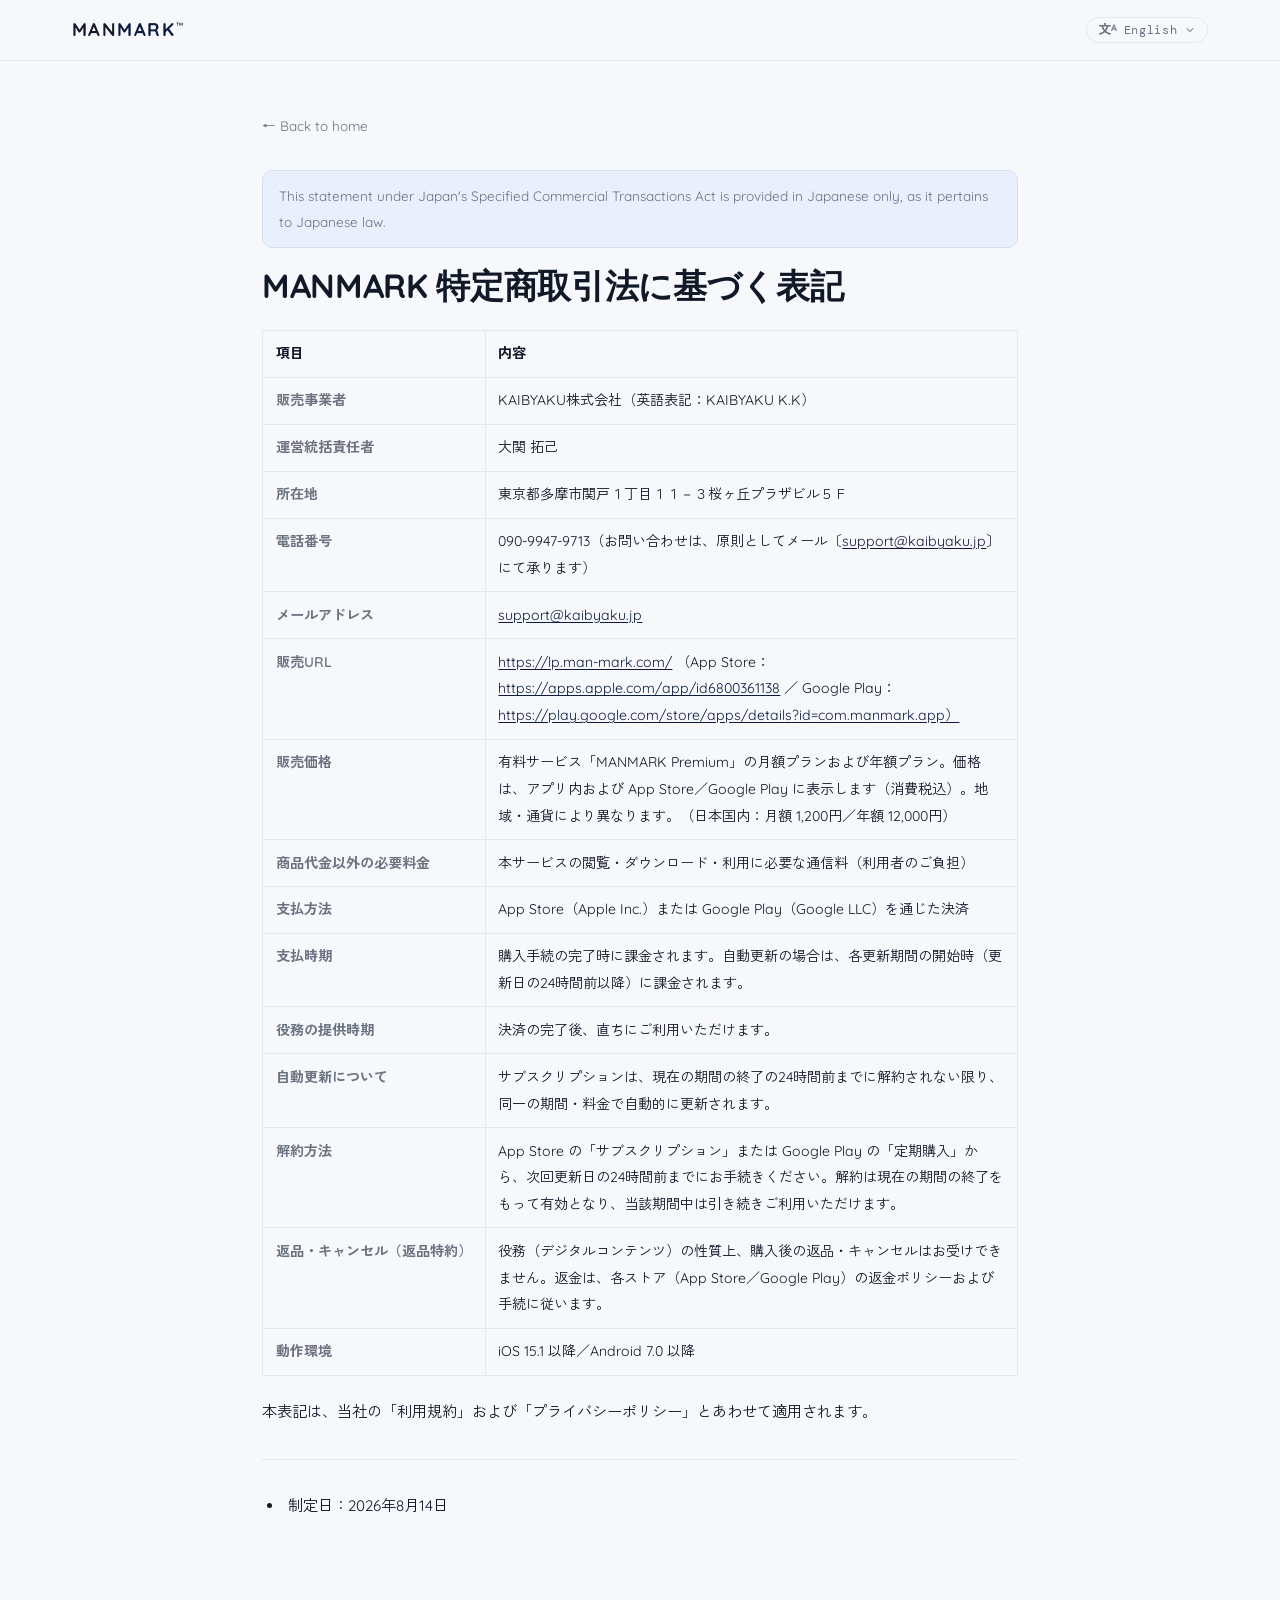
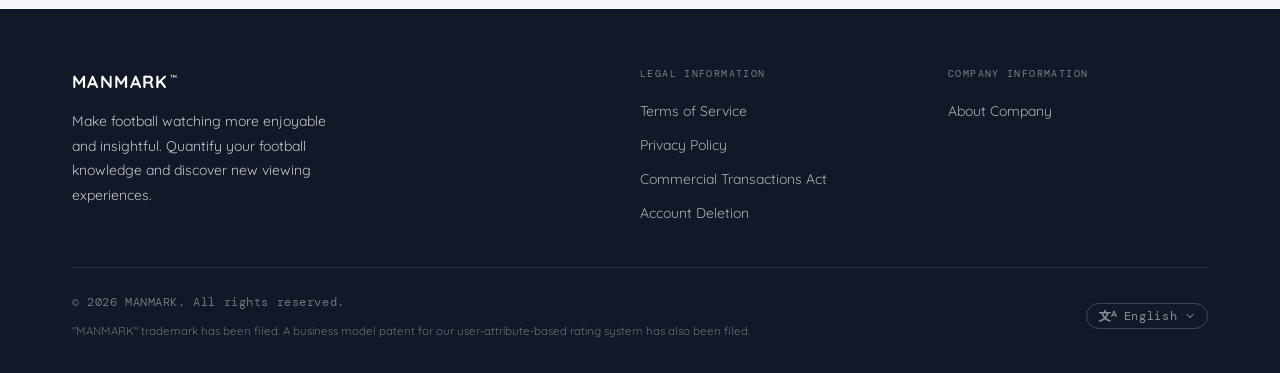
<file: commercial/index.html>
<!DOCTYPE html><html lang="ja"><head><meta charset="UTF-8"><meta name="viewport" content="width=device-width, initial-scale=1.0"><meta name="referrer" content="strict-origin-when-cross-origin"><title>特定商取引法に基づく表記 — MANMARK</title><meta name="description" content="The Football Rating SNS. Score every player, coach &amp; referee. Compare with supporters worldwide."><link rel="canonical" href="https://lp.man-mark.com/commercial/"><meta name="theme-color" content="#0d1b3e"><!-- Open Graph --><meta property="og:site_name" content="MANMARK"><meta property="og:title" content="特定商取引法に基づく表記 — MANMARK"><meta property="og:description" content="The Football Rating SNS. Score every player, coach &amp; referee. Compare with supporters worldwide."><meta property="og:type" content="website"><meta property="og:url" content="https://lp.man-mark.com/commercial/"><meta property="og:locale" content="ja_JP"><meta property="og:image" content="https://lp.man-mark.com/og.png"><meta property="og:image:width" content="1200"><meta property="og:image:height" content="630"><meta property="og:image:alt" content="MANMARK — サッカーの熱狂を、評価として残そう。"><!-- Twitter --><meta name="twitter:card" content="summary_large_image"><meta name="twitter:title" content="特定商取引法に基づく表記 — MANMARK"><meta name="twitter:description" content="The Football Rating SNS. Score every player, coach &amp; referee. Compare with supporters worldwide."><meta name="twitter:image" content="https://lp.man-mark.com/og.png"><!-- Icons --><link rel="icon" type="image/png" sizes="32x32" href="/favicon-32.png"><link rel="icon" type="image/png" sizes="192x192" href="/favicon-192.png"><link rel="apple-touch-icon" href="/apple-touch-icon.png"><link rel="manifest" href="/site.webmanifest"><!-- Structured data --><script type="application/ld+json">{"@context":"https://schema.org","@graph":[{"@type":"SoftwareApplication","name":"MANMARK","applicationCategory":"SportsApplication","operatingSystem":"iOS, Android","description":"The Football Rating SNS. Score every player, coach & referee. Compare with supporters worldwide.","url":"https://lp.man-mark.com","image":"https://lp.man-mark.com/og.png","inLanguage":["ja","en","es","fr","it","pt","id","vi","ko","zh_TW","th","hi","tl"],"offers":{"@type":"Offer","price":"0","priceCurrency":"JPY"},"downloadUrl":["https://apps.apple.com/app/id6800361138","https://play.google.com/store/apps/details?id=com.manmark.app"],"sameAs":["https://apps.apple.com/app/id6800361138","https://play.google.com/store/apps/details?id=com.manmark.app"],"publisher":{"@type":"Organization","name":"KAIBYAKU株式会社","url":"https://kaibyaku.jp"}},{"@type":"Organization","name":"KAIBYAKU株式会社","alternateName":"KAIBYAKU K.K","url":"https://kaibyaku.jp"}]}</script><link rel="preconnect" href="https://fonts.googleapis.com"><link rel="preconnect" href="https://fonts.gstatic.com" crossorigin><link href="https://fonts.googleapis.com/css2?family=Quicksand:wght@400;500;600;700&family=Zen+Kaku+Gothic+New:wght@400;500;700&family=DM+Mono:wght@400;500&display=swap" rel="stylesheet"><!-- i18n: detect and apply language before first paint --><script>(function(){const allTranslations = "{\"en\":{\"a11y.skip\":\"Skip to main content\",\"hero.title\":\"Experience Football\\nLike Never Before.\",\"hero.subtitle\":\"Rate players, coaches, and referees on a 5-point scale.\\nSee how all supporters rate at a glance.\\nA new football viewing experience app.\",\"hero.cta\":\"Download App\",\"hero.qr.title\":\"For PC users, scan here\",\"hero.qr.description\":\"Scan with your phone to install the app\",\"hero.download.appstore.line1\":\"Download on the\",\"hero.download.appstore.line2\":\"App Store\",\"hero.download.googleplay.line1\":\"GET IT ON\",\"hero.download.googleplay.line2\":\"Google Play\",\"features.title\":\"What You Can Do with MANMARK\",\"features.subtitle\":\"Record and share your viewing experience as data\",\"features.data.0.title\":\"Rate Players, Coaches & Referees on 5-Point Scale\",\"features.data.0.description\":\"Intuitively rate each player, coach, and referee for every match. Record your viewing experience as data.\",\"features.data.1.title\":\"See Evaluations from Same Club Supporters\",\"features.data.1.description\":\"Compare average ratings from supporters of the same club. See at a glance if 'Am I the only strict one?' or 'Is everyone lenient today?'\",\"features.data.2.title\":\"Compare with All User Evaluations\",\"features.data.2.description\":\"Understand the difference between your club perspective and overall football fan evaluations. Gain objective viewpoints.\",\"features.data.3.title\":\"Season-Long Rating Trends\",\"features.data.3.description\":\"View player's season overall ratings and rating trends in graphs. Visualize growth and form fluctuations.\",\"features.data.4.title\":\"PDF Export for SNS Sharing\",\"features.data.4.description\":\"Export ratings as PDF. Share your ratings on SNS like a sports journalist.\",\"features.data.5.title\":\"Premium Special Features\",\"features.data.5.description\":\"Unlock premium perks like more image uploads, additional PDF export templates, ad-free browsing, and anonymous questions.\",\"features.data.6.title\":\"Freely create My Formation & Tier Lists\",\"features.data.6.description\":\"Anyone can freely build ideal line-ups, formations, and player tier lists — and share what they make.\",\"features.data.7.title\":\"Ask questions & connect with users\",\"features.data.7.description\":\"Ask other users about anything and answer each other. Connect with fellow football fans.\",\"benefits.title\":\"Perfect For You If\",\"benefits.subtitle\":\"MANMARK is the app for those who want to enjoy football more deeply\",\"benefits.note\":\"*Actual data is displayed in the app\",\"benefits.list.0\":\"You take notes on player performance every match\",\"benefits.list.1\":\"You want to visualize referee and coach evaluations with data\",\"benefits.list.2\":\"You want to compile match impressions in one app instead of losing them on social media\",\"benefits.list.3\":\"You want to compare evaluations with fellow supporters and get excited\",\"benefits.list.4\":\"You want to track player growth throughout the season\",\"faq.title\":\"Frequently Asked Questions\",\"faq.subtitle\":\"Common questions about MANMARK\",\"faq.cat.basic\":\"General & Account\",\"faq.cat.features\":\"Ratings & Features\",\"faq.cat.billing\":\"Plans & Billing\",\"faq.0.question\":\"Can I rate from a web browser?\",\"faq.0.answer\":\"Currently only iOS / Android app versions are supported.\",\"faq.1.question\":\"Does the app use real names?\",\"faq.1.answer\":\"You are free to use a nickname.\",\"faq.2.question\":\"Can I register multiple clubs as my supported club?\",\"faq.2.answer\":\"Each user can register one supported club. You can change your supported club, though there is a limit on how many times you can change it within a given period. This ensures ratings authentically reflect the voice of fans who support the same club. You can still rate matches from other clubs.\",\"faq.3.question\":\"Which leagues are supported?\",\"faq.3.answer\":\"We support major leagues worldwide. Premier League, La Liga, Serie A, Bundesliga, Ligue 1, and other popular leagues are all covered. We'll consider adding other leagues upon request.\",\"faq.4.question\":\"Can ratings be edited later?\",\"faq.4.answer\":\"Yes, you can edit your rating. Open the match in the app and re-rate.\",\"faq.5.question\":\"Are my ratings visible to other users?\",\"faq.5.answer\":\"Your individual rating scores are public on your user profile page. Aggregated averages for your club's supporters and all users are also displayed.\",\"faq.6.question\":\"How much does MANMARK Premium cost?\",\"faq.6.answer\":\"Please check the App Store or Google Play for pricing. There is no free trial period.\",\"faq.7.question\":\"How long after a match can I rate?\",\"faq.7.answer\":\"You can rate any time after the match has kicked off.\",\"faq.8.question\":\"What if I can't find a player or match?\",\"faq.8.answer\":\"We add data continuously. If you can't find your league or match, please contact support@kaibyaku.jp.\",\"faq.9.question\":\"Which OS versions are supported?\",\"faq.9.answer\":\"iOS 15.1 or later, and Android 7.0 or later.\",\"faq.10.question\":\"What payment methods are available?\",\"faq.10.answer\":\"Apple ID billing or Google Play billing.\",\"faq.11.question\":\"How do I cancel MANMARK Premium or stop auto-renewal?\",\"faq.11.answer\":\"[Apple ID] Settings app → Your name → Subscriptions → Select MANMARK → Cancel subscription.\\n[Google Play] Google Play → Subscriptions → Select MANMARK → Cancel subscription.\\n\\nPlease complete cancellation at least 24 hours before the renewal date. Premium features remain available until the end of the paid period (immediate cancellation is not available).\",\"faq.12.question\":\"I see \\\"This purchase is blocked by the developer\\\" during payment.\",\"faq.12.answer\":\"Please check and update your Google account information. If the issue persists after reviewing your settings, please contact Google Play support.\",\"howItWorks.title\":\"Simple 3-Step Process\",\"howItWorks.subtitle\":\"Get started immediately after downloading the app\",\"howItWorks.step.0.title\":\"Register Your Favorite Club\",\"howItWorks.step.0.description\":\"First, choose the club you support most. Your record starts here.\",\"howItWorks.step.1.title\":\"Select Match and Rate\",\"howItWorks.step.1.description\":\"After the match ends, quickly rate players, coaches, and referees on a 5-point scale. Capture the temperature of the match you felt.\",\"howItWorks.step.2.title\":\"Check Everyone's Ratings\",\"howItWorks.step.2.description\":\"Compare and enjoy ratings from supporters of the same club and all users. Let's discuss with data.\",\"ip.patent\":\"Business Model Patent — Filed\",\"ip.trademark\":\"Trademark — Filed\",\"ip.subject\":\"Business model patent: user-attribute-based rating system\",\"legal.back\":\"← Back to home\",\"cta.title\":\"Get started with MANMARK\",\"cta.subtitle\":\"Free download. Turn every match you watch into ratings.\",\"notfound.title\":\"Page not found\",\"notfound.desc\":\"The page you're looking for doesn't exist or may have moved.\",\"footer.legal\":\"Legal Information\",\"footer.company_info\":\"Company Information\",\"footer.description\":\"Make football watching more enjoyable and insightful. Quantify your football knowledge and discover new viewing experiences.\",\"footer.company\":\"About Company\",\"footer.terms\":\"Terms of Service\",\"footer.privacy\":\"Privacy Policy\",\"footer.commercial\":\"Commercial Transactions Act\",\"footer.account_delete\":\"Account Deletion\",\"footer.ip_notice\":\"\\\"MANMARK\\\" trademark has been filed. A business model patent for our user-attribute-based rating system has also been filed.\",\"footer.copyright\":\"© 2026 MANMARK. All rights reserved.\"},\"ja\":{\"a11y.skip\":\"本文へスキップ\",\"hero.title\":\"サッカーの熱狂を、\\n評価として残そう。\",\"hero.subtitle\":\"選手・監督・審判を5段階評価。\\nサポーターみんなの採点が一目でわかる、\\n新しいサッカー観戦体験アプリ。\",\"hero.cta\":\"アプリをダウンロード\",\"hero.qr.title\":\"PCで見ている方はこちらから\",\"hero.qr.description\":\"スマホで読み取ってアプリをインストール\",\"hero.download.appstore.line1\":\"Download on the\",\"hero.download.appstore.line2\":\"App Store\",\"hero.download.googleplay.line1\":\"GET IT ON\",\"hero.download.googleplay.line2\":\"Google Play\",\"features.title\":\"MANMARK でできること\",\"features.subtitle\":\"あなたの観戦体験を、データとして記録し、共有しよう\",\"features.data.0.title\":\"選手・監督・審判を5段階で採点\",\"features.data.0.description\":\"試合ごとに、各選手・監督・審判へ直感的に評価をつけられる。あなたの観戦体験をデータとして記録。\",\"features.data.1.title\":\"同じクラブサポーターの評価が見える\",\"features.data.1.description\":\"自分と同じクラブを応援するサポーター達の平均評価を比較できます。「自分だけ厳しい？」「みんな今日は甘め？」が一目で見える。\",\"features.data.2.title\":\"全ユーザーの評価と見比べられる\",\"features.data.2.description\":\"自分のクラブ目線と、サッカーファン全体の評価の差がわかる。客観的な視点も手に入る。\",\"features.data.3.title\":\"シーズン通しての評価推移\",\"features.data.3.description\":\"選手のシーズン総合評価や、評価の推移をグラフで確認できる。成長や調子の波を可視化。\",\"features.data.4.title\":\"PDF出力でSNSシェア\",\"features.data.4.description\":\"評価結果をPDF出力。記者の気分でSNSに評価を共有できます。\",\"features.data.5.title\":\"プレミアム特別機能\",\"features.data.5.description\":\"画像アップロード数の拡張、PDF出力テンプレートの追加、広告非表示、匿名での質問など、プレミアムならではの機能を利用可能。\",\"features.data.6.title\":\"マイフォーメーション・Tierリストを自由に作成\",\"features.data.6.description\":\"理想のスタメンやフォーメーション、選手のTierリストを誰でも自由に作成。作った編成はシェアもできます。\",\"features.data.7.title\":\"他のユーザーに質問・交流できる\",\"features.data.7.description\":\"気になることを他のユーザーに質問したり、回答し合ったり。サッカー好き同士でつながれます。\",\"benefits.title\":\"こんな方におすすめ\",\"benefits.subtitle\":\"MANMARKは、サッカーをもっと深く楽しみたいあなたのためのアプリです\",\"benefits.note\":\"＊アプリでは実データが入ります\",\"benefits.list.0\":\"毎試合、選手の出来を自分なりにメモしている\",\"benefits.list.1\":\"審判や監督への評価も、ちゃんとデータで可視化したい\",\"benefits.list.2\":\"SNSでは流れてしまう試合の感想を、1つのアプリにまとめたい\",\"benefits.list.3\":\"サポーター仲間と評価を比較して盛り上がりたい\",\"benefits.list.4\":\"シーズンを通して選手の成長を追いかけたい\",\"faq.title\":\"よくある質問\",\"faq.subtitle\":\"MANMARKについてのよくある質問をまとめました\",\"faq.cat.basic\":\"基本・アカウント\",\"faq.cat.features\":\"評価・機能\",\"faq.cat.billing\":\"課金・決済\",\"faq.0.question\":\"Webブラウザからも評価できますか？\",\"faq.0.answer\":\"現在はiOS / Androidアプリ版のみ対応しています。\",\"faq.1.question\":\"アプリの利用は実名ですか？\",\"faq.1.answer\":\"ニックネームでのご利用も可能です。\",\"faq.2.question\":\"複数のクラブをサポートクラブとして登録できますか？\",\"faq.2.answer\":\"サポートクラブの登録は1ユーザーにつき1クラブとなります。サポートクラブの変更は一定期間での変更数に制限はございますが、変更可能です。これは同じクラブを応援するサポーターの真の声を反映し比較を可能にするためです。ただし他のクラブの試合も評価することは可能です。\",\"faq.3.question\":\"どのリーグに対応していますか？\",\"faq.3.answer\":\"世界中の主要リーグに対応しています。プレミアリーグ、ラ・リーガ、セリエA、ブンデスリーガ、リーグアンなど、人気のリーグは全てカバーしています。リクエストがあれば、他のリーグの追加も検討いたします。\",\"faq.4.question\":\"評価は後から修正できますか？\",\"faq.4.answer\":\"評価は修正可能です。アプリから対象の試合を開き、再度評価を行ってください。\",\"faq.5.question\":\"自分の評価は他のユーザーに見えますか？\",\"faq.5.answer\":\"ユーザー詳細ページにて、個人の評価スコアは公開されます。また、同じクラブのサポーター全体・全ユーザーの集計平均値もご覧いただけます。\",\"faq.6.question\":\"MANMARK Premiumの料金はいくらですか？\",\"faq.6.answer\":\"App Store または Google Play でご確認ください。無料トライアル期間はございません。\",\"faq.7.question\":\"試合後どのくらいまで評価できますか？\",\"faq.7.answer\":\"試合開始後であればいつでも評価可能です。\",\"faq.8.question\":\"選手や試合が見つからない場合は？\",\"faq.8.answer\":\"対応データは随時追加しています。見つからない場合は support@kaibyaku.jp までお知らせください。\",\"faq.9.question\":\"対応しているOSバージョンは？\",\"faq.9.answer\":\"iOS 15.1以降、Android 7.0以降に対応しています。\",\"faq.10.question\":\"決済方法はどのようなものがありますか？\",\"faq.10.answer\":\"Apple ID決済またはGoogle Play決済に対応しています。\",\"faq.11.question\":\"MANMARK Premiumを解約・自動更新を停止するには？\",\"faq.11.answer\":\"【Apple ID決済】iPhoneの設定アプリ → お名前 → サブスクリプション → MANMARKを選択 → サブスクリプションをキャンセル。\\n【Google Play決済】Google Play → 定期購入 → MANMARKを選択 → 定期購入を解約。\\n\\n自動更新の24時間前までに手続きをお済ませください。解約後も有料期間終了まで有料機能をご利用いただけます（即時解約はできません）。\",\"faq.12.question\":\"決済時に「この購入はデベロッパーによりブロックされています」と表示される\",\"faq.12.answer\":\"お客様のGoogleアカウントの基本情報をご確認のうえ、正しい内容に更新してください。設定を見直しても解決しない場合は、Google Playストアへお問い合わせください。\",\"howItWorks.title\":\"使い方はかんたん、3ステップ\",\"howItWorks.subtitle\":\"アプリをダウンロードしたら、すぐに始められます\",\"howItWorks.step.0.title\":\"好きなクラブを登録\",\"howItWorks.step.0.description\":\"まずは、あなたが一番応援しているクラブを1つ選びます。あなたの記録はここから始まる。\",\"howItWorks.step.1.title\":\"試合を選んで評価\",\"howItWorks.step.1.description\":\"試合終了後に、選手・監督・審判を5段階でサクッと評価。あなたの感じた試合の温度を残そう。\",\"howItWorks.step.2.title\":\"みんなの評価をチェック\",\"howItWorks.step.2.description\":\"自分と同じクラブサポーター、全ユーザーの評価を比較して楽しむ。データで語り合おう。\",\"ip.patent\":\"ビジネスモデル特許 出願済\",\"ip.trademark\":\"商標登録 出願済\",\"ip.subject\":\"ビジネスモデル特許：ユーザー属性による評価システム\",\"legal.back\":\"← ホームに戻る\",\"cta.title\":\"さあ、MANMARKを始めよう\",\"cta.subtitle\":\"無料ダウンロード。あなたの観戦を、評価として残そう。\",\"notfound.title\":\"ページが見つかりません\",\"notfound.desc\":\"お探しのページは存在しないか、移動した可能性があります。\",\"footer.legal\":\"法的情報\",\"footer.company_info\":\"会社情報\",\"footer.description\":\"サッカー観戦をもっと深く、もっと楽しく。あなたの「見る目」を数値化し、新しい観戦体験を提供します。\",\"footer.company\":\"運営会社について\",\"footer.terms\":\"利用規約\",\"footer.privacy\":\"プライバシーポリシー\",\"footer.commercial\":\"特定商取引法に基づく表記\",\"footer.account_delete\":\"アカウントの削除\",\"footer.ip_notice\":\"「MANMARK」は商標登録を出願済みです。ユーザー属性による評価システムに関するビジネスモデル特許も出願済みです。\",\"footer.copyright\":\"© 2026 MANMARK. All rights reserved.\"},\"es\":{\"hero.title\":\"Vive el Fútbol\\nComo Nunca Antes\",\"hero.subtitle\":\"Califica jugadores, entrenadores y árbitros en escala de 5 puntos.\\nVe las puntuaciones de todos los aficionados de un vistazo.\\nUna nueva app de experiencia futbolística.\",\"hero.cta\":\"Descargar App\",\"hero.qr.title\":\"Para usuarios de PC, escanea aquí\",\"hero.qr.description\":\"Escanea con tu teléfono para instalar la app\",\"hero.download.appstore.line1\":\"Descargar en\",\"hero.download.appstore.line2\":\"App Store\",\"hero.download.googleplay.line1\":\"DISPONIBLE EN\",\"hero.download.googleplay.line2\":\"Google Play\",\"features.title\":\"Lo que puedes hacer con MANMARK\",\"features.subtitle\":\"Registra y comparte tu experiencia como datos\",\"features.data.0.title\":\"Califica Jugadores, Entrenadores y Árbitros en Escala de 5 Puntos\",\"features.data.0.description\":\"Califica intuitivamente a cada jugador, entrenador y árbitro en cada partido. Registra tu experiencia de visualización como datos.\",\"features.data.1.title\":\"Ve Evaluaciones de Aficionados del Mismo Club\",\"features.data.1.description\":\"Compara calificaciones promedio de aficionados del mismo club. Ve de un vistazo si '¿Soy el único estricto?' o '¿Todos están siendo indulgentes hoy?'\",\"features.data.2.title\":\"Compara con Todas las Evaluaciones de Usuarios\",\"features.data.2.description\":\"Entiende la diferencia entre tu perspectiva del club y las evaluaciones generales de aficionados al fútbol. Obtén puntos de vista objetivos.\",\"features.data.3.title\":\"Tendencias de calificación de temporada\",\"features.data.3.description\":\"Ve las calificaciones y tendencias de la temporada en gráficos. Visualiza el crecimiento y la forma.\",\"features.data.4.title\":\"Exportar PDF para compartir en redes\",\"features.data.4.description\":\"Exporta calificaciones como PDF. Comparte en redes sociales como un periodista deportivo.\",\"features.data.5.title\":\"Funciones Premium Especiales\",\"features.data.5.description\":\"Desbloquea ventajas premium como más subidas de imágenes, plantillas adicionales de exportación PDF, navegación sin anuncios y preguntas anónimas.\",\"features.data.6.title\":\"Crea libremente tu Formación y Tier Lists\",\"features.data.6.description\":\"Cualquiera puede crear alineaciones ideales, formaciones y tier lists de jugadores, y compartir lo que haga.\",\"features.data.7.title\":\"Pregunta e interactúa con usuarios\",\"features.data.7.description\":\"Pregunta cualquier cosa a otros usuarios y respondan entre sí. Conecta con otros aficionados al fútbol.\",\"benefits.title\":\"Perfecto Para Ti Si\",\"benefits.subtitle\":\"MANMARK es la aplicación para aquellos que quieren disfrutar el fútbol más profundamente\",\"benefits.note\":\"*En la app se muestran datos reales\",\"benefits.list.0\":\"Tomas notas sobre el rendimiento de jugadores en cada partido\",\"benefits.list.1\":\"Quieres visualizar evaluaciones de árbitros y entrenadores con datos\",\"benefits.list.2\":\"Quieres compilar impresiones de partidos en una aplicación en lugar de perderlas en redes sociales\",\"benefits.list.3\":\"Quieres comparar evaluaciones con compañeros aficionados y emocionarte\",\"benefits.list.4\":\"Quieres rastrear el crecimiento de jugadores a lo largo de la temporada\",\"faq.title\":\"Preguntas Frecuentes\",\"faq.subtitle\":\"Preguntas comunes sobre MANMARK\",\"faq.cat.basic\":\"General y Cuenta\",\"faq.cat.features\":\"Valoraciones y Funciones\",\"faq.cat.billing\":\"Planes y Pagos\",\"faq.0.question\":\"¿Puedo calificar desde un navegador web?\",\"faq.0.answer\":\"Actualmente solo se admiten versiones de aplicaciones iOS / Android.\",\"faq.1.question\":\"¿La app usa nombres reales?\",\"faq.1.answer\":\"Puedes usar un apodo.\",\"faq.2.question\":\"¿Puedo registrar varios clubes como mi club de apoyo?\",\"faq.2.answer\":\"Cada usuario puede registrar un club de apoyo. Puedes cambiar tu club, aunque hay un límite de cambios en un período determinado. Esto garantiza que las calificaciones reflejen la voz auténtica de los aficionados del mismo club. Aún puedes calificar partidos de otros clubes.\",\"faq.3.question\":\"¿Qué ligas están soportadas?\",\"faq.3.answer\":\"Apoyamos las principales ligas mundiales. Premier League, La Liga, Serie A, Bundesliga, Ligue 1 y otras ligas populares están todas cubiertas. Consideraremos agregar otras ligas bajo petición.\",\"faq.4.question\":\"¿Se pueden editar las calificaciones después?\",\"faq.4.answer\":\"Sí, puedes editar tu calificación. Abre el partido en la app y vuelve a calificar.\",\"faq.5.question\":\"¿Mis calificaciones son visibles para otros usuarios?\",\"faq.5.answer\":\"Tus puntuaciones individuales son públicas en tu página de perfil. También se muestran los promedios del grupo de tu club y de todos los usuarios.\",\"faq.6.question\":\"¿Cuánto cuesta MANMARK Premium?\",\"faq.6.answer\":\"Consulta el precio en App Store o Google Play. No hay período de prueba gratuito.\",\"faq.7.question\":\"¿Hasta cuándo puedo calificar después de un partido?\",\"faq.7.answer\":\"Puedes calificar en cualquier momento después del inicio del partido.\",\"faq.8.question\":\"¿Qué hago si no encuentro un jugador o partido?\",\"faq.8.answer\":\"Agregamos datos continuamente. Si no encuentras tu liga o partido, contáctanos en support@kaibyaku.jp.\",\"faq.9.question\":\"¿Qué versiones de OS son compatibles?\",\"faq.9.answer\":\"iOS 15.1 o posterior, y Android 7.0 o posterior.\",\"faq.10.question\":\"¿Qué métodos de pago están disponibles?\",\"faq.10.answer\":\"Facturación de Apple ID o Google Play.\",\"faq.11.question\":\"¿Cómo cancelo MANMARK Premium o detengo la renovación automática?\",\"faq.11.answer\":\"[Apple ID] Configuración → Tu nombre → Suscripciones → Selecciona MANMARK → Cancelar suscripción.\\n[Google Play] Google Play → Suscripciones → Selecciona MANMARK → Cancelar suscripción.\\n\\nCompleta la cancelación al menos 24 horas antes de la renovación. Las funciones premium siguen disponibles hasta que finalice el período pagado.\",\"faq.12.question\":\"Aparece \\\"Esta compra está bloqueada por el desarrollador\\\" al pagar.\",\"faq.12.answer\":\"Verifica y actualiza la información básica de tu cuenta de Google. Si el problema persiste, contacta al soporte de Google Play.\",\"howItWorks.title\":\"Proceso Simple de 3 Pasos\",\"howItWorks.subtitle\":\"Comienza inmediatamente después de descargar la aplicación\",\"howItWorks.step.0.title\":\"Registra Tu Club Favorito\",\"howItWorks.step.0.description\":\"Primero, elige el club que más apoyas. Tu historial comienza aquí.\",\"howItWorks.step.1.title\":\"Selecciona Partido y Califica\",\"howItWorks.step.1.description\":\"Después de que termine el partido, califica rápidamente a jugadores, entrenadores y árbitros en una escala de 5 puntos. Captura la temperatura del partido que sentiste.\",\"howItWorks.step.2.title\":\"Revisa las Calificaciones de Todos\",\"howItWorks.step.2.description\":\"Compara y disfruta calificaciones de aficionados del mismo club y todos los usuarios. Discutamos con datos.\",\"ip.patent\":\"Patente de modelo de negocio — Presentada\",\"ip.trademark\":\"Marca — Presentada\",\"ip.subject\":\"Patente de modelo de negocio: sistema de valoración basado en atributos del usuario\",\"legal.back\":\"← Volver al inicio\",\"cta.title\":\"Empieza con MANMARK\",\"cta.subtitle\":\"Descarga gratis. Convierte cada partido en valoraciones.\",\"notfound.title\":\"Página no encontrada\",\"notfound.desc\":\"La página que buscas no existe o se ha movido.\",\"footer.legal\":\"Información Legal\",\"footer.company_info\":\"Información de la Empresa\",\"footer.description\":\"Haz que ver fútbol sea más divertido y perspicaz. Cuantifica tu conocimiento futbolístico y descubre nuevas experiencias de visualización.\",\"footer.company\":\"Acerca de la Empresa\",\"footer.terms\":\"Términos de Servicio\",\"footer.privacy\":\"Política de Privacidad\",\"footer.commercial\":\"Ley de Transacciones Comerciales\",\"footer.account_delete\":\"Eliminación de cuenta\",\"footer.ip_notice\":\"La marca «MANMARK» ha sido presentada. También se ha presentado una patente de modelo de negocio para nuestro sistema de valoración basado en atributos del usuario.\",\"footer.copyright\":\"© 2026 MANMARK. Todos los derechos reservados.\"},\"fr\":{\"hero.title\":\"Vivez le Football\\nComme Jamais\",\"hero.subtitle\":\"Notez joueurs, entraîneurs et arbitres sur une échelle de 5.\\nVoyez les notes de tous les supporters en un coup d'œil.\\nUne nouvelle app d'expérience football.\",\"hero.cta\":\"Télécharger l'App\",\"hero.qr.title\":\"Pour les utilisateurs PC, scannez ici\",\"hero.qr.description\":\"Scannez avec votre téléphone pour installer l'app\",\"hero.download.appstore.line1\":\"Télécharger sur\",\"hero.download.appstore.line2\":\"App Store\",\"hero.download.googleplay.line1\":\"DISPONIBLE SUR\",\"hero.download.googleplay.line2\":\"Google Play\",\"features.title\":\"Ce que vous pouvez faire avec MANMARK\",\"features.subtitle\":\"Enregistrez et partagez votre expérience en données\",\"features.data.0.title\":\"Notez les Joueurs, Entraîneurs et Arbitres sur une Échelle de 5 Points\",\"features.data.0.description\":\"Notez intuitivement chaque joueur, entraîneur et arbitre pour chaque match. Enregistrez votre expérience de visionnage comme données.\",\"features.data.1.title\":\"Voir les Évaluations des Supporters du Même Club\",\"features.data.1.description\":\"Comparez les notes moyennes des supporters du même club. Voyez d'un coup d'œil si 'Suis-je le seul strict ?' ou 'Tout le monde est-il indulgent aujourd'hui ?'\",\"features.data.2.title\":\"Comparez avec Toutes les Évaluations d'Utilisateurs\",\"features.data.2.description\":\"Comprenez la différence entre votre perspective de club et les évaluations globales des fans de football. Obtenez des points de vue objectifs.\",\"features.data.3.title\":\"Tendances des notes de saison\",\"features.data.3.description\":\"Consultez les notes et tendances de saison en graphiques. Visualisez la progression.\",\"features.data.4.title\":\"Export PDF pour partager\",\"features.data.4.description\":\"Exportez les notes en PDF. Partagez sur les réseaux comme un journaliste sportif.\",\"features.data.5.title\":\"Fonctionnalités Premium\",\"features.data.5.description\":\"Débloquez des avantages premium : plus de téléversements d’images, des modèles d’export PDF supplémentaires, une navigation sans publicité et des questions anonymes.\",\"features.data.6.title\":\"Créez librement compositions et Tier Lists\",\"features.data.6.description\":\"Chacun peut composer des onze idéaux, des formations et des tier lists de joueurs, puis les partager.\",\"features.data.7.title\":\"Posez des questions et échangez\",\"features.data.7.description\":\"Posez vos questions aux autres utilisateurs et répondez-vous mutuellement. Connectez-vous entre passionnés de football.\",\"benefits.title\":\"Parfait Pour Vous Si\",\"benefits.subtitle\":\"MANMARK est l'application pour ceux qui veulent profiter du football plus profondément\",\"benefits.note\":\"*Les données réelles s'affichent dans l'app\",\"benefits.list.0\":\"Vous prenez des notes sur les performances des joueurs à chaque match\",\"benefits.list.1\":\"Vous voulez visualiser les évaluations des arbitres et entraîneurs avec des données\",\"benefits.list.2\":\"Vous voulez compiler les impressions de match dans une application au lieu de les perdre sur les réseaux sociaux\",\"benefits.list.3\":\"Vous voulez comparer les évaluations avec les supporters compagnons\",\"benefits.list.4\":\"Vous voulez suivre la croissance des joueurs tout au long de la saison\",\"faq.title\":\"Questions Fréquemment Posées\",\"faq.subtitle\":\"Questions communes sur MANMARK\",\"faq.cat.basic\":\"Général et Compte\",\"faq.cat.features\":\"Notes et Fonctionnalités\",\"faq.cat.billing\":\"Abonnements et Paiements\",\"faq.0.question\":\"Puis-je noter depuis un navigateur web ?\",\"faq.0.answer\":\"Actuellement, seules les versions d'applications iOS / Android sont prises en charge.\",\"faq.1.question\":\"L'app utilise-t-elle les vrais noms ?\",\"faq.1.answer\":\"Vous pouvez utiliser un pseudonyme.\",\"faq.2.question\":\"Puis-je enregistrer plusieurs clubs comme club supporté ?\",\"faq.2.answer\":\"Chaque utilisateur peut enregistrer un club supporté. Vous pouvez changer de club, mais le nombre de changements est limité sur une certaine période. Cela garantit que les notes reflètent la vraie voix des supporters du même club. Vous pouvez toujours noter des matchs d'autres clubs.\",\"faq.3.question\":\"Quelles ligues sont prises en charge ?\",\"faq.3.answer\":\"Nous prenons en charge les ligues majeures mondiales. Premier League, La Liga, Serie A, Bundesliga, Ligue 1 et d'autres ligues populaires sont toutes couvertes.\",\"faq.4.question\":\"Peut-on modifier une note après coup ?\",\"faq.4.answer\":\"Oui, vous pouvez modifier votre note. Ouvrez le match dans l'app et réévaluez.\",\"faq.5.question\":\"Mes notes sont-elles visibles par les autres utilisateurs ?\",\"faq.5.answer\":\"Vos scores individuels sont publics sur votre page de profil. Les moyennes de votre groupe de supporters et de tous les utilisateurs sont également affichées.\",\"faq.6.question\":\"Combien coûte MANMARK Premium ?\",\"faq.6.answer\":\"Consultez le prix sur l'App Store ou Google Play. Il n'y a pas de période d'essai gratuite.\",\"faq.7.question\":\"Combien de temps après un match puis-je évaluer ?\",\"faq.7.answer\":\"Vous pouvez évaluer à tout moment après le coup d'envoi du match.\",\"faq.8.question\":\"Que faire si je ne trouve pas un joueur ou un match ?\",\"faq.8.answer\":\"Nous ajoutons des données en continu. Si vous ne trouvez pas votre ligue ou match, contactez support@kaibyaku.jp.\",\"faq.9.question\":\"Quelles versions d'OS sont prises en charge ?\",\"faq.9.answer\":\"iOS 15.1 ou ultérieur, et Android 7.0 ou ultérieur.\",\"faq.10.question\":\"Quels modes de paiement sont disponibles ?\",\"faq.10.answer\":\"Facturation Apple ID ou Google Play.\",\"faq.11.question\":\"Comment annuler MANMARK Premium ou arrêter le renouvellement automatique ?\",\"faq.11.answer\":\"[Apple ID] Réglages → Votre nom → Abonnements → Sélectionnez MANMARK → Annuler l'abonnement.\\n[Google Play] Google Play → Abonnements → Sélectionnez MANMARK → Annuler.\\n\\nEffectuez l'annulation au moins 24 heures avant le renouvellement. Les fonctionnalités premium restent disponibles jusqu'à la fin de la période payée.\",\"faq.12.question\":\"Le message « Cet achat est bloqué par le développeur » s'affiche lors du paiement.\",\"faq.12.answer\":\"Vérifiez et mettez à jour les informations de base de votre compte Google. Si le problème persiste, contactez le support Google Play.\",\"howItWorks.title\":\"Processus Simple en 3 Étapes\",\"howItWorks.subtitle\":\"Commencez immédiatement après avoir téléchargé l'application\",\"howItWorks.step.0.title\":\"Enregistrez Votre Club Favori\",\"howItWorks.step.0.description\":\"D'abord, choisissez le club que vous soutenez le plus. Votre parcours commence ici.\",\"howItWorks.step.1.title\":\"Sélectionnez le Match et Notez\",\"howItWorks.step.1.description\":\"Après la fin du match, notez rapidement les joueurs, entraîneurs et arbitres sur une échelle de 5 points.\",\"howItWorks.step.2.title\":\"Vérifiez les Notes de Tout le Monde\",\"howItWorks.step.2.description\":\"Comparez et profitez des notes des supporters du même club et de tous les utilisateurs.\",\"ip.patent\":\"Brevet de modèle d'affaires — Déposé\",\"ip.trademark\":\"Marque — Déposée\",\"ip.subject\":\"Brevet de modèle économique : système d’évaluation fondé sur les attributs des utilisateurs\",\"legal.back\":\"← Retour à l’accueil\",\"cta.title\":\"Commencez avec MANMARK\",\"cta.subtitle\":\"Téléchargement gratuit. Transformez chaque match en évaluations.\",\"notfound.title\":\"Page introuvable\",\"notfound.desc\":\"La page que vous cherchez n'existe pas ou a été déplacée.\",\"footer.legal\":\"Informations Légales\",\"footer.company_info\":\"Informations sur l'Entreprise\",\"footer.description\":\"Rendez le visionnage de football plus agréable et perspicace. Quantifiez vos connaissances footballistiques.\",\"footer.company\":\"À Propos de l'Entreprise\",\"footer.terms\":\"Conditions d'Utilisation\",\"footer.privacy\":\"Politique de Confidentialité\",\"footer.commercial\":\"Loi sur les Transactions Commerciales\",\"footer.account_delete\":\"Suppression de compte\",\"footer.ip_notice\":\"La marque « MANMARK » a été déposée. Un brevet de modèle économique pour notre système d’évaluation fondé sur les attributs des utilisateurs a également été déposé.\",\"footer.copyright\":\"© 2026 MANMARK. Tous droits réservés.\"},\"it\":{\"hero.title\":\"Vivi il calcio\\ncome mai prima.\",\"hero.subtitle\":\"Valuta giocatori, allenatori e arbitri su una scala da 1 a 5.\\nScopri a colpo d’occhio come votano tutti i tifosi.\\nUna nuova app per vivere il calcio.\",\"hero.cta\":\"Scarica l’app\",\"hero.qr.title\":\"Se ci guardi dal PC, scansiona qui\",\"hero.qr.description\":\"Scansiona con il telefono per installare l’app\",\"hero.download.appstore.line1\":\"Download on the\",\"hero.download.appstore.line2\":\"App Store\",\"hero.download.googleplay.line1\":\"GET IT ON\",\"hero.download.googleplay.line2\":\"Google Play\",\"features.title\":\"Cosa puoi fare con MANMARK\",\"features.subtitle\":\"Registra e condividi la tua esperienza da tifoso sotto forma di dati\",\"features.data.0.title\":\"Valuta giocatori, allenatori e arbitri da 1 a 5\",\"features.data.0.description\":\"Valuta in modo intuitivo ogni giocatore, allenatore e arbitro in ogni partita. Registra la tua esperienza come dati.\",\"features.data.1.title\":\"Vedi le valutazioni dei tifosi della tua squadra\",\"features.data.1.description\":\"Confronta le valutazioni medie dei tifosi della tua stessa squadra. Capisci a colpo d’occhio se “sono l’unico severo?” o “oggi sono tutti generosi?”.\",\"features.data.2.title\":\"Confronta con le valutazioni di tutti gli utenti\",\"features.data.2.description\":\"Scopri la differenza tra il tuo punto di vista da tifoso e quello dell’intera comunità calcistica. Ottieni una prospettiva più oggettiva.\",\"features.data.3.title\":\"Andamento delle valutazioni nella stagione\",\"features.data.3.description\":\"Visualizza in grafici la valutazione complessiva stagionale e l’andamento dei giocatori. Rendi visibili crescita e cali di forma.\",\"features.data.4.title\":\"Esporta in PDF per condividere sui social\",\"features.data.4.description\":\"Esporta le valutazioni in PDF. Condividile sui social come un giornalista sportivo.\",\"features.data.5.title\":\"Funzioni Premium esclusive\",\"features.data.5.description\":\"Sblocca vantaggi premium come più caricamenti di immagini, modelli di esportazione PDF aggiuntivi, navigazione senza pubblicità e domande anonime.\",\"features.data.6.title\":\"Crea liberamente formazioni e Tier List\",\"features.data.6.description\":\"Chiunque può creare formazioni ideali, schemi e tier list dei giocatori, e condividere ciò che crea.\",\"features.data.7.title\":\"Fai domande e interagisci con gli utenti\",\"features.data.7.description\":\"Chiedi qualsiasi cosa agli altri utenti e rispondetevi a vicenda. Connettiti con altri appassionati di calcio.\",\"benefits.title\":\"MANMARK fa per te se\",\"benefits.subtitle\":\"MANMARK è l’app per chi vuole vivere il calcio in modo più profondo\",\"benefits.note\":\"*Nell'app vengono mostrati i dati reali\",\"benefits.list.0\":\"Ad ogni partita prendi appunti sulle prestazioni dei giocatori\",\"benefits.list.1\":\"Vuoi visualizzare con i dati anche le valutazioni di arbitri e allenatori\",\"benefits.list.2\":\"Vuoi raccogliere in un’unica app le impressioni sulle partite, invece di perderle sui social\",\"benefits.list.3\":\"Vuoi confrontare le valutazioni con gli altri tifosi e divertirti insieme\",\"benefits.list.4\":\"Vuoi seguire la crescita dei giocatori lungo tutta la stagione\",\"faq.title\":\"Domande frequenti\",\"faq.subtitle\":\"Le domande più comuni su MANMARK\",\"faq.cat.basic\":\"Generale e Account\",\"faq.cat.features\":\"Valutazioni e Funzioni\",\"faq.cat.billing\":\"Piani e Pagamenti\",\"faq.0.question\":\"Posso votare da browser web?\",\"faq.0.answer\":\"Al momento sono supportate solo le versioni per app iOS / Android.\",\"faq.1.question\":\"L'app usa i nomi reali?\",\"faq.1.answer\":\"Puoi usare un nickname.\",\"faq.2.question\":\"Posso registrare più club come club supportato?\",\"faq.2.answer\":\"Ogni utente può registrare un club supportato. Puoi cambiare club, ma il numero di modifiche è limitato in un determinato periodo. Questo garantisce che le valutazioni riflettano la vera voce dei tifosi dello stesso club. Puoi comunque valutare le partite di altri club.\",\"faq.3.question\":\"Quali campionati sono supportati?\",\"faq.3.answer\":\"Supportiamo i principali campionati del mondo: Premier League, La Liga, Serie A, Bundesliga, Ligue 1 e altri tornei popolari. Valuteremo l’aggiunta di altri campionati su richiesta.\",\"faq.4.question\":\"Si può modificare una valutazione in seguito?\",\"faq.4.answer\":\"Sì, puoi modificare la tua valutazione. Apri la partita nell'app e rivaluta.\",\"faq.5.question\":\"Le mie valutazioni sono visibili agli altri utenti?\",\"faq.5.answer\":\"I tuoi punteggi individuali sono pubblici sulla tua pagina profilo. Vengono mostrate anche le medie del gruppo tifosi del tuo club e di tutti gli utenti.\",\"faq.6.question\":\"Quanto costa MANMARK Premium?\",\"faq.6.answer\":\"Consulta il prezzo su App Store o Google Play. Non è previsto un periodo di prova gratuito.\",\"faq.7.question\":\"Fino a quando posso valutare dopo una partita?\",\"faq.7.answer\":\"Puoi valutare in qualsiasi momento dopo il calcio d'inizio.\",\"faq.8.question\":\"Cosa faccio se non trovo un giocatore o una partita?\",\"faq.8.answer\":\"Aggiungiamo dati continuamente. Se non trovi la tua lega o partita, contatta support@kaibyaku.jp.\",\"faq.9.question\":\"Quali versioni OS sono supportate?\",\"faq.9.answer\":\"iOS 15.1 o successivo, e Android 7.0 o successivo.\",\"faq.10.question\":\"Quali metodi di pagamento sono disponibili?\",\"faq.10.answer\":\"Fatturazione Apple ID o Google Play.\",\"faq.11.question\":\"Come cancello MANMARK Premium o interrompo il rinnovo automatico?\",\"faq.11.answer\":\"[Apple ID] Impostazioni → Il tuo nome → Abbonamenti → Seleziona MANMARK → Cancella abbonamento.\\n[Google Play] Google Play → Abbonamenti → Seleziona MANMARK → Annulla.\\n\\nCompleta la cancellazione almeno 24 ore prima del rinnovo. Le funzionalità premium rimangono disponibili fino alla fine del periodo pagato.\",\"faq.12.question\":\"Durante il pagamento compare 'Questo acquisto è bloccato dallo sviluppatore'.\",\"faq.12.answer\":\"Controlla e aggiorna le informazioni di base del tuo account Google. Se il problema persiste, contatta il supporto Google Play.\",\"howItWorks.title\":\"Semplice, in 3 passaggi\",\"howItWorks.subtitle\":\"Puoi iniziare subito dopo aver scaricato l’app\",\"howItWorks.step.0.title\":\"Registra la tua squadra del cuore\",\"howItWorks.step.0.description\":\"Prima di tutto, scegli la squadra che tifi di più. Il tuo percorso inizia qui.\",\"howItWorks.step.1.title\":\"Scegli la partita e vota\",\"howItWorks.step.1.description\":\"Al termine della partita, valuta rapidamente giocatori, allenatori e arbitri da 1 a 5. Cattura l’emozione che hai vissuto.\",\"howItWorks.step.2.title\":\"Guarda le valutazioni di tutti\",\"howItWorks.step.2.description\":\"Confronta e divertiti con le valutazioni dei tifosi della tua squadra e di tutti gli utenti. Parliamone con i dati.\",\"ip.patent\":\"Brevetto di modello di business — Depositato\",\"ip.trademark\":\"Marchio — Depositato\",\"ip.subject\":\"Brevetto di modello di business: sistema di valutazione basato sugli attributi degli utenti\",\"legal.back\":\"← Torna alla home\",\"cta.title\":\"Inizia con MANMARK\",\"cta.subtitle\":\"Download gratuito. Trasforma ogni partita in valutazioni.\",\"notfound.title\":\"Pagina non trovata\",\"notfound.desc\":\"La pagina che cerchi non esiste o è stata spostata.\",\"footer.legal\":\"Informazioni legali\",\"footer.company_info\":\"Informazioni aziendali\",\"footer.description\":\"Rendi la visione del calcio più piacevole e ricca di spunti. Trasforma in dati la tua conoscenza calcistica e scopri una nuova esperienza da tifoso.\",\"footer.company\":\"Chi siamo\",\"footer.terms\":\"Termini di servizio\",\"footer.privacy\":\"Informativa sulla privacy\",\"footer.commercial\":\"Legge sulle transazioni commerciali\",\"footer.account_delete\":\"Eliminazione account\",\"footer.ip_notice\":\"Il marchio «MANMARK» è stato depositato. È stato depositato anche un brevetto di modello di business per il nostro sistema di valutazione basato sugli attributi degli utenti.\",\"footer.copyright\":\"© 2026 MANMARK. All rights reserved.\"},\"pt\":{\"hero.title\":\"Viva o Futebol\\nComo Nunca Antes\",\"hero.subtitle\":\"Avalie jogadores, treinadores e árbitros numa escala de 5.\\nVeja as avaliações de todos os torcedores de relance.\\nUm novo app de experiência de futebol.\",\"hero.cta\":\"Baixar App\",\"hero.qr.title\":\"Para usuários de PC, escaneie aqui\",\"hero.qr.description\":\"Escaneie com seu telefone para instalar o app\",\"hero.download.appstore.line1\":\"Baixar na\",\"hero.download.appstore.line2\":\"App Store\",\"hero.download.googleplay.line1\":\"DISPONÍVEL NO\",\"hero.download.googleplay.line2\":\"Google Play\",\"features.title\":\"O que você pode fazer com MANMARK\",\"features.subtitle\":\"Registre e compartilhe sua experiência como dados\",\"features.data.0.title\":\"Avalie Jogadores, Treinadores e Árbitros numa Escala de 5 Pontos\",\"features.data.0.description\":\"Avalie intuitivamente cada jogador, treinador e árbitro em cada partida. Registre sua experiência de visualização como dados.\",\"features.data.1.title\":\"Veja Avaliações de Torcedores do Mesmo Clube\",\"features.data.1.description\":\"Compare classificações médias de torcedores do mesmo clube. Veja num relance se 'Sou o único rigoroso?' ou 'Todo mundo está sendo indulgente hoje?'\",\"features.data.2.title\":\"Compare com Todas as Avaliações de Usuários\",\"features.data.2.description\":\"Entenda a diferença entre sua perspectiva do clube e avaliações gerais de fãs de futebol. Obtenha pontos de vista objetivos.\",\"features.data.3.title\":\"Tendências de avaliação da temporada\",\"features.data.3.description\":\"Veja avaliações e tendências da temporada em gráficos. Visualize crescimento e forma.\",\"features.data.4.title\":\"Exportar PDF para compartilhar\",\"features.data.4.description\":\"Exporte avaliações como PDF. Compartilhe nas redes como um jornalista esportivo.\",\"features.data.5.title\":\"Funcionalidades Premium\",\"features.data.5.description\":\"Desbloqueie vantagens premium como mais uploads de imagens, modelos extras de exportação em PDF, navegação sem anúncios e perguntas anônimas.\",\"features.data.6.title\":\"Crie livremente Formações e Tier Lists\",\"features.data.6.description\":\"Qualquer pessoa pode montar escalações ideais, formações e tier lists de jogadores — e compartilhar o que criar.\",\"features.data.7.title\":\"Faça perguntas e interaja com usuários\",\"features.data.7.description\":\"Pergunte qualquer coisa a outros usuários e respondam-se. Conecte-se com outros fãs de futebol.\",\"benefits.title\":\"Perfeito Para Você Se\",\"benefits.subtitle\":\"MANMARK é o aplicativo para aqueles que querem desfrutar do futebol mais profundamente\",\"benefits.note\":\"*Dados reais são exibidos no app\",\"benefits.list.0\":\"Você faz anotações sobre desempenho de jogadores em cada partida\",\"benefits.list.1\":\"Você quer visualizar avaliações de árbitros e treinadores com dados\",\"benefits.list.2\":\"Você quer compilar impressões de partidas num aplicativo em vez de perdê-las nas redes sociais\",\"benefits.list.3\":\"Você quer comparar avaliações com companheiros torcedores\",\"benefits.list.4\":\"Você quer acompanhar o crescimento dos jogadores ao longo da temporada\",\"faq.title\":\"Perguntas Frequentes\",\"faq.subtitle\":\"Perguntas comuns sobre MANMARK\",\"faq.cat.basic\":\"Geral e Conta\",\"faq.cat.features\":\"Avaliações e Funcionalidades\",\"faq.cat.billing\":\"Planos e Pagamentos\",\"faq.0.question\":\"Posso avaliar de um navegador web?\",\"faq.0.answer\":\"Atualmente apenas versões de aplicativos iOS / Android são suportadas.\",\"faq.1.question\":\"O app usa nomes reais?\",\"faq.1.answer\":\"Você pode usar um apelido (nickname).\",\"faq.2.question\":\"Posso registrar vários clubes como meu clube de apoio?\",\"faq.2.answer\":\"Cada usuário pode registrar um clube de apoio. Você pode alterar seu clube, mas há um limite de mudanças em um determinado período. Isso garante que as avaliações reflitam a verdadeira voz dos torcedores do mesmo clube. Você ainda pode avaliar partidas de outros clubes.\",\"faq.3.question\":\"Quais ligas são suportadas?\",\"faq.3.answer\":\"Apoiamos as principais ligas mundiais. Premier League, La Liga, Serie A, Bundesliga, Ligue 1 e outras ligas populares estão todas cobertas.\",\"faq.4.question\":\"As avaliações podem ser editadas depois?\",\"faq.4.answer\":\"Sim, você pode editar sua avaliação. Abra a partida no app e avalie novamente.\",\"faq.5.question\":\"Minhas avaliações são visíveis para outros usuários?\",\"faq.5.answer\":\"Suas pontuações individuais são públicas na sua página de perfil. As médias do grupo de torcedores do seu clube e de todos os usuários também são exibidas.\",\"faq.6.question\":\"Quanto custa o MANMARK Premium?\",\"faq.6.answer\":\"Consulte o preço na App Store ou Google Play. Não há período de teste gratuito.\",\"faq.7.question\":\"Por quanto tempo após uma partida posso avaliar?\",\"faq.7.answer\":\"Você pode avaliar a qualquer momento após o início da partida.\",\"faq.8.question\":\"E se eu não encontrar um jogador ou partida?\",\"faq.8.answer\":\"Adicionamos dados continuamente. Se não encontrar sua liga ou partida, entre em contato pelo support@kaibyaku.jp.\",\"faq.9.question\":\"Quais versões de OS são suportadas?\",\"faq.9.answer\":\"iOS 15.1 ou posterior, e Android 7.0 ou posterior.\",\"faq.10.question\":\"Quais métodos de pagamento estão disponíveis?\",\"faq.10.answer\":\"Cobrança pelo Apple ID ou Google Play.\",\"faq.11.question\":\"Como cancelo o MANMARK Premium ou paro a renovação automática?\",\"faq.11.answer\":\"[Apple ID] Ajustes → Seu nome → Assinaturas → Selecione MANMARK → Cancelar assinatura.\\n[Google Play] Google Play → Assinaturas → Selecione MANMARK → Cancelar.\\n\\nConclua o cancelamento pelo menos 24 horas antes da renovação. Os recursos premium permanecem disponíveis até o fim do período pago.\",\"faq.12.question\":\"Aparece 'Esta compra está bloqueada pelo desenvolvedor' durante o pagamento.\",\"faq.12.answer\":\"Verifique e atualize as informações básicas da sua conta Google. Se o problema persistir, entre em contato com o suporte do Google Play.\",\"howItWorks.title\":\"Processo Simples de 3 Passos\",\"howItWorks.subtitle\":\"Comece imediatamente após baixar o aplicativo\",\"howItWorks.step.0.title\":\"Registre Seu Clube Favorito\",\"howItWorks.step.0.description\":\"Primeiro, escolha o clube que você mais apoia. Seu registro começa aqui.\",\"howItWorks.step.1.title\":\"Selecione Partida e Avalie\",\"howItWorks.step.1.description\":\"Após o fim da partida, avalie rapidamente jogadores, treinadores e árbitros numa escala de 5 pontos.\",\"howItWorks.step.2.title\":\"Confira as Avaliações de Todos\",\"howItWorks.step.2.description\":\"Compare e desfrute das avaliações de torcedores do mesmo clube e todos os usuários.\",\"ip.patent\":\"Patente de modelo de negócio — Depositada\",\"ip.trademark\":\"Marca — Depositada\",\"ip.subject\":\"Patente de modelo de negócio: sistema de avaliação baseado em atributos do usuário\",\"legal.back\":\"← Voltar ao início\",\"cta.title\":\"Comece com o MANMARK\",\"cta.subtitle\":\"Download gratuito. Transforme cada jogo em avaliações.\",\"notfound.title\":\"Página não encontrada\",\"notfound.desc\":\"A página que você procura não existe ou foi movida.\",\"footer.legal\":\"Informações Legais\",\"footer.company_info\":\"Informações da Empresa\",\"footer.description\":\"Torne assistir futebol mais agradável e perspicaz. Quantifique seu conhecimento futebolístico.\",\"footer.company\":\"Sobre a Empresa\",\"footer.terms\":\"Termos de Serviço\",\"footer.privacy\":\"Política de Privacidade\",\"footer.commercial\":\"Lei de Transações Comerciais\",\"footer.account_delete\":\"Exclusão de conta\",\"footer.ip_notice\":\"A marca \\\"MANMARK\\\" foi depositada. Também foi depositada uma patente de modelo de negócio para o nosso sistema de avaliação baseado em atributos do usuário.\",\"footer.copyright\":\"© 2026 MANMARK. Todos os direitos reservados.\"},\"id\":{\"hero.title\":\"Rasakan Sepak Bola\\nSeperti Tidak Pernah Ada\",\"hero.subtitle\":\"Beri nilai pemain, pelatih, dan wasit dalam skala 5 poin.\\nLihat penilaian semua suporter dalam sekejap.\\nAplikasi pengalaman menonton sepak bola baru.\",\"hero.cta\":\"Unduh Aplikasi\",\"hero.qr.title\":\"Untuk pengguna PC, pindai di sini\",\"hero.qr.description\":\"Pindai dengan ponsel untuk menginstal aplikasi\",\"hero.download.appstore.line1\":\"Download on the\",\"hero.download.appstore.line2\":\"App Store\",\"hero.download.googleplay.line1\":\"GET IT ON\",\"hero.download.googleplay.line2\":\"Google Play\",\"features.title\":\"Yang Bisa Kamu Lakukan dengan MANMARK\",\"features.subtitle\":\"Rekam dan bagikan pengalaman menontonmu sebagai data\",\"features.data.0.title\":\"Beri Nilai Pemain, Pelatih, dan Wasit dalam Skala 5 Poin\",\"features.data.0.description\":\"Secara intuitif nilai setiap pemain, pelatih, dan wasit di setiap pertandingan. Rekam pengalaman menonton Anda sebagai data.\",\"features.data.1.title\":\"Lihat Evaluasi dari Pendukung Klub yang Sama\",\"features.data.1.description\":\"Bandingkan rating rata-rata dari pendukung klub yang sama. Lihat sekilas apakah 'Apakah saya satu-satunya yang ketat?' atau 'Apakah semua orang longgar hari ini?'\",\"features.data.2.title\":\"Bandingkan dengan Semua Evaluasi Pengguna\",\"features.data.2.description\":\"Pahami perbedaan antara perspektif klub Anda dan evaluasi penggemar sepak bola secara keseluruhan. Dapatkan sudut pandang objektif.\",\"features.data.3.title\":\"Tren Penilaian Musim\",\"features.data.3.description\":\"Lihat penilaian dan tren musim dalam grafik. Visualisasikan pertumbuhan dan performa.\",\"features.data.4.title\":\"Ekspor PDF untuk Berbagi\",\"features.data.4.description\":\"Ekspor penilaian sebagai PDF. Bagikan di media sosial seperti jurnalis olahraga.\",\"features.data.5.title\":\"Fitur Premium Khusus\",\"features.data.5.description\":\"Buka fitur premium seperti lebih banyak unggahan gambar, templat ekspor PDF tambahan, tanpa iklan, dan pertanyaan anonim.\",\"features.data.6.title\":\"Buat Formasi & Tier List dengan bebas\",\"features.data.6.description\":\"Siapa pun bisa membuat susunan pemain ideal, formasi, dan tier list pemain — lalu membagikannya.\",\"features.data.7.title\":\"Bertanya & berinteraksi dengan pengguna\",\"features.data.7.description\":\"Tanyakan apa pun kepada pengguna lain dan saling menjawab. Terhubung dengan sesama penggemar sepak bola.\",\"benefits.title\":\"Sempurna Untuk Anda Jika\",\"benefits.subtitle\":\"MANMARK adalah aplikasi untuk mereka yang ingin menikmati sepak bola lebih dalam\",\"benefits.note\":\"*Data sebenarnya ditampilkan di aplikasi\",\"benefits.list.0\":\"Anda membuat catatan tentang performa pemain di setiap pertandingan\",\"benefits.list.1\":\"Anda ingin memvisualisasikan evaluasi wasit dan pelatih dengan data\",\"benefits.list.2\":\"Anda ingin mengumpulkan kesan pertandingan dalam satu aplikasi daripada kehilangannya di media sosial\",\"benefits.list.3\":\"Anda ingin membandingkan evaluasi dengan sesama pendukung\",\"benefits.list.4\":\"Anda ingin melacak pertumbuhan pemain sepanjang musim\",\"faq.title\":\"Pertanyaan yang Sering Diajukan\",\"faq.subtitle\":\"Pertanyaan umum tentang MANMARK\",\"faq.cat.basic\":\"Umum & Akun\",\"faq.cat.features\":\"Penilaian & Fitur\",\"faq.cat.billing\":\"Langganan & Pembayaran\",\"faq.0.question\":\"Bisakah saya menilai dari browser web?\",\"faq.0.answer\":\"Saat ini hanya versi aplikasi iOS / Android yang didukung.\",\"faq.1.question\":\"Apakah aplikasi ini menggunakan nama asli?\",\"faq.1.answer\":\"Anda bebas menggunakan nama samaran (nickname).\",\"faq.2.question\":\"Bisakah saya mendaftarkan beberapa klub sebagai klub dukungan saya?\",\"faq.2.answer\":\"Setiap pengguna dapat mendaftarkan satu klub dukungan. Anda dapat mengubah klub dukungan, meskipun ada batas jumlah perubahan dalam periode tertentu. Ini memastikan rating mencerminkan suara asli penggemar klub yang sama. Anda tetap dapat menilai pertandingan klub lain.\",\"faq.3.question\":\"Liga mana yang didukung?\",\"faq.3.answer\":\"Kami mendukung liga utama di seluruh dunia. Premier League, La Liga, Serie A, Bundesliga, Ligue 1 dan liga populer lainnya semuanya tercakup.\",\"faq.4.question\":\"Bisakah rating diedit setelah dikirim?\",\"faq.4.answer\":\"Ya, Anda bisa mengedit rating. Buka pertandingan di app dan nilai ulang.\",\"faq.5.question\":\"Apakah rating saya terlihat oleh pengguna lain?\",\"faq.5.answer\":\"Skor rating individu Anda dipublikasikan di halaman profil Anda. Rata-rata grup supporter klub dan semua pengguna juga ditampilkan.\",\"faq.6.question\":\"Berapa biaya MANMARK Premium?\",\"faq.6.answer\":\"Cek harga di App Store atau Google Play. Tidak ada periode uji coba gratis.\",\"faq.7.question\":\"Berapa lama setelah pertandingan saya bisa memberi rating?\",\"faq.7.answer\":\"Anda bisa memberi rating kapan saja setelah pertandingan dimulai.\",\"faq.8.question\":\"Bagaimana jika pemain atau pertandingan tidak ditemukan?\",\"faq.8.answer\":\"Kami terus menambahkan data. Jika tidak menemukan liga atau pertandingan Anda, hubungi support@kaibyaku.jp.\",\"faq.9.question\":\"Versi OS apa yang didukung?\",\"faq.9.answer\":\"iOS 15.1 atau lebih baru, dan Android 7.0 atau lebih baru.\",\"faq.10.question\":\"Metode pembayaran apa yang tersedia?\",\"faq.10.answer\":\"Penagihan Apple ID atau Google Play.\",\"faq.11.question\":\"Bagaimana cara membatalkan MANMARK Premium atau menghentikan perpanjangan otomatis?\",\"faq.11.answer\":\"[Apple ID] Pengaturan → Nama Anda → Langganan → Pilih MANMARK → Batalkan langganan.\\n[Google Play] Google Play → Langganan → Pilih MANMARK → Batalkan.\\n\\nSelesaikan pembatalan setidaknya 24 jam sebelum tanggal perpanjangan. Fitur premium tetap tersedia hingga akhir periode berbayar.\",\"faq.12.question\":\"Muncul pesan 'Pembelian ini diblokir oleh pengembang' saat pembayaran.\",\"faq.12.answer\":\"Periksa dan perbarui informasi akun Google Anda. Jika masalah berlanjut, hubungi dukungan Google Play.\",\"howItWorks.title\":\"Proses Sederhana 3 Langkah\",\"howItWorks.subtitle\":\"Mulai segera setelah mengunduh aplikasi\",\"howItWorks.step.0.title\":\"Daftarkan Klub Favorit Anda\",\"howItWorks.step.0.description\":\"Pertama, pilih klub yang paling Anda dukung. Catatan Anda dimulai di sini.\",\"howItWorks.step.1.title\":\"Pilih Pertandingan dan Nilai\",\"howItWorks.step.1.description\":\"Setelah pertandingan berakhir, dengan cepat nilai pemain, pelatih, dan wasit dalam skala 5 poin.\",\"howItWorks.step.2.title\":\"Periksa Rating Semua Orang\",\"howItWorks.step.2.description\":\"Bandingkan dan nikmati rating dari pendukung klub yang sama dan semua pengguna.\",\"ip.patent\":\"Paten Model Bisnis — Diajukan\",\"ip.trademark\":\"Merek Dagang — Diajukan\",\"ip.subject\":\"Paten model bisnis: sistem penilaian berbasis atribut pengguna\",\"legal.back\":\"← Kembali ke beranda\",\"cta.title\":\"Mulai dengan MANMARK\",\"cta.subtitle\":\"Unduh gratis. Ubah setiap pertandingan jadi penilaian.\",\"notfound.title\":\"Halaman tidak ditemukan\",\"notfound.desc\":\"Halaman yang Anda cari tidak ada atau telah dipindahkan.\",\"footer.legal\":\"Informasi Hukum\",\"footer.company_info\":\"Informasi Perusahaan\",\"footer.description\":\"Buat menonton sepak bola lebih menyenangkan dan berwawasan. Kuantifikasi pengetahuan sepak bola Anda.\",\"footer.company\":\"Tentang Perusahaan\",\"footer.terms\":\"Syarat Layanan\",\"footer.privacy\":\"Kebijakan Privasi\",\"footer.commercial\":\"Undang-Undang Transaksi Komersial\",\"footer.account_delete\":\"Penghapusan akun\",\"footer.ip_notice\":\"Merek dagang \\\"MANMARK\\\" telah didaftarkan. Paten model bisnis untuk sistem penilaian berbasis atribut pengguna kami juga telah didaftarkan.\",\"footer.copyright\":\"© 2026 MANMARK. Semua hak dilindungi.\"},\"vi\":{\"hero.title\":\"Trải nghiệm bóng đá\\ntheo cách chưa từng có.\",\"hero.subtitle\":\"Chấm điểm cầu thủ, HLV và trọng tài theo thang điểm 5.\\nXem ngay cách chấm điểm của tất cả cổ động viên.\\nỨng dụng trải nghiệm xem bóng đá hoàn toàn mới.\",\"hero.cta\":\"Tải ứng dụng\",\"hero.qr.title\":\"Nếu bạn đang xem trên PC, hãy quét tại đây\",\"hero.qr.description\":\"Quét bằng điện thoại để cài đặt ứng dụng\",\"hero.download.appstore.line1\":\"Download on the\",\"hero.download.appstore.line2\":\"App Store\",\"hero.download.googleplay.line1\":\"GET IT ON\",\"hero.download.googleplay.line2\":\"Google Play\",\"features.title\":\"Bạn có thể làm gì với MANMARK\",\"features.subtitle\":\"Ghi lại và chia sẻ trải nghiệm xem bóng đá của bạn dưới dạng dữ liệu\",\"features.data.0.title\":\"Chấm điểm cầu thủ, HLV và trọng tài theo thang điểm 5\",\"features.data.0.description\":\"Chấm điểm trực quan cho từng cầu thủ, HLV và trọng tài trong mỗi trận. Ghi lại trải nghiệm xem của bạn dưới dạng dữ liệu.\",\"features.data.1.title\":\"Xem đánh giá của cổ động viên cùng câu lạc bộ\",\"features.data.1.description\":\"So sánh điểm trung bình từ những cổ động viên cùng câu lạc bộ. Thấy ngay “Chỉ mình mình khắt khe sao?” hay “Hôm nay ai cũng dễ tính nhỉ?”.\",\"features.data.2.title\":\"So sánh với đánh giá của tất cả người dùng\",\"features.data.2.description\":\"Hiểu được sự khác biệt giữa góc nhìn câu lạc bộ của bạn và đánh giá của cộng đồng người hâm mộ. Có thêm góc nhìn khách quan.\",\"features.data.3.title\":\"Diễn biến điểm số suốt cả mùa giải\",\"features.data.3.description\":\"Xem điểm tổng kết mùa giải và diễn biến điểm số của cầu thủ qua biểu đồ. Trực quan hóa sự tiến bộ và phong độ.\",\"features.data.4.title\":\"Xuất PDF để chia sẻ lên mạng xã hội\",\"features.data.4.description\":\"Xuất kết quả đánh giá thành PDF. Chia sẻ điểm số lên mạng xã hội như một nhà báo thể thao.\",\"features.data.5.title\":\"Tính năng đặc biệt Premium\",\"features.data.5.description\":\"Mở khóa các đặc quyền cao cấp như tải lên nhiều ảnh hơn, thêm mẫu xuất PDF, không quảng cáo và câu hỏi ẩn danh.\",\"features.data.6.title\":\"Tự do tạo Đội hình & Tier List\",\"features.data.6.description\":\"Ai cũng có thể tạo đội hình lý tưởng, sơ đồ chiến thuật và tier list cầu thủ — rồi chia sẻ.\",\"features.data.7.title\":\"Đặt câu hỏi & giao lưu với người dùng\",\"features.data.7.description\":\"Hỏi người dùng khác bất cứ điều gì và cùng trả lời. Kết nối với những người yêu bóng đá.\",\"benefits.title\":\"MANMARK dành cho bạn nếu\",\"benefits.subtitle\":\"MANMARK là ứng dụng dành cho những ai muốn tận hưởng bóng đá sâu sắc hơn\",\"benefits.note\":\"*Dữ liệu thực được hiển thị trong ứng dụng\",\"benefits.list.0\":\"Bạn thường ghi chú về màn trình diễn của cầu thủ mỗi trận\",\"benefits.list.1\":\"Bạn muốn trực quan hóa cả đánh giá về trọng tài và HLV bằng dữ liệu\",\"benefits.list.2\":\"Bạn muốn gom cảm nhận về các trận đấu vào một ứng dụng, thay vì để trôi mất trên mạng xã hội\",\"benefits.list.3\":\"Bạn muốn so sánh đánh giá với những cổ động viên khác và cùng nhau sôi nổi\",\"benefits.list.4\":\"Bạn muốn theo dõi sự tiến bộ của cầu thủ suốt cả mùa giải\",\"faq.title\":\"Câu hỏi thường gặp\",\"faq.subtitle\":\"Tổng hợp các câu hỏi thường gặp về MANMARK\",\"faq.cat.basic\":\"Chung và Tài khoản\",\"faq.cat.features\":\"Đánh giá và Tính năng\",\"faq.cat.billing\":\"Gói và Thanh toán\",\"faq.0.question\":\"Tôi có thể chấm điểm từ trình duyệt web không?\",\"faq.0.answer\":\"Hiện tại chỉ hỗ trợ phiên bản ứng dụng iOS / Android.\",\"faq.1.question\":\"Ứng dụng có dùng tên thật không?\",\"faq.1.answer\":\"Bạn có thể dùng biệt danh (nickname).\",\"faq.2.question\":\"Tôi có thể đăng ký nhiều câu lạc bộ là câu lạc bộ được hỗ trợ không?\",\"faq.2.answer\":\"Mỗi người dùng có thể đăng ký một câu lạc bộ được hỗ trợ. Bạn có thể thay đổi câu lạc bộ, nhưng có giới hạn số lần thay đổi trong một khoảng thời gian nhất định. Điều này đảm bảo xếp hạng phản ánh đúng tiếng nói của người hâm mộ cùng câu lạc bộ. Bạn vẫn có thể đánh giá các trận đấu của câu lạc bộ khác.\",\"faq.3.question\":\"Những giải đấu nào được hỗ trợ?\",\"faq.3.answer\":\"Chúng tôi hỗ trợ các giải đấu lớn trên toàn thế giới: Premier League, La Liga, Serie A, Bundesliga, Ligue 1 và nhiều giải phổ biến khác. Chúng tôi sẽ cân nhắc bổ sung các giải khác theo yêu cầu.\",\"faq.4.question\":\"Có thể chỉnh sửa đánh giá sau khi gửi không?\",\"faq.4.answer\":\"Có, bạn có thể chỉnh sửa đánh giá. Mở trận đấu trong ứng dụng và đánh giá lại.\",\"faq.5.question\":\"Đánh giá của tôi có hiển thị với người dùng khác không?\",\"faq.5.answer\":\"Điểm đánh giá cá nhân của bạn được công khai trên trang hồ sơ của bạn. Điểm trung bình của nhóm fan câu lạc bộ và tất cả người dùng cũng được hiển thị.\",\"faq.6.question\":\"MANMARK Premium có giá bao nhiêu?\",\"faq.6.answer\":\"Vui lòng kiểm tra giá trên App Store hoặc Google Play. Không có thời gian dùng thử miễn phí.\",\"faq.7.question\":\"Có thể đánh giá đến khi nào sau trận đấu?\",\"faq.7.answer\":\"Bạn có thể đánh giá bất cứ lúc nào sau khi trận đấu bắt đầu.\",\"faq.8.question\":\"Nếu không tìm thấy cầu thủ hoặc trận đấu thì sao?\",\"faq.8.answer\":\"Chúng tôi liên tục cập nhật dữ liệu. Nếu không tìm thấy giải đấu hoặc trận đấu, vui lòng liên hệ support@kaibyaku.jp.\",\"faq.9.question\":\"Hỗ trợ phiên bản OS nào?\",\"faq.9.answer\":\"iOS 15.1 trở lên và Android 7.0 trở lên.\",\"faq.10.question\":\"Những phương thức thanh toán nào có sẵn?\",\"faq.10.answer\":\"Thanh toán qua Apple ID hoặc Google Play.\",\"faq.11.question\":\"Làm thế nào để hủy MANMARK Premium hoặc dừng tự động gia hạn?\",\"faq.11.answer\":\"[Apple ID] Cài đặt → Tên của bạn → Đăng ký → Chọn MANMARK → Hủy đăng ký.\\n[Google Play] Google Play → Đăng ký → Chọn MANMARK → Hủy.\\n\\nHoàn tất hủy ít nhất 24 giờ trước ngày gia hạn. Tính năng cao cấp vẫn khả dụng cho đến khi kết thúc kỳ thanh toán.\",\"faq.12.question\":\"Xuất hiện thông báo 'Giao dịch mua này bị nhà phát triển chặn' khi thanh toán.\",\"faq.12.answer\":\"Vui lòng kiểm tra và cập nhật thông tin cơ bản tài khoản Google của bạn. Nếu vẫn không giải quyết được, hãy liên hệ bộ phận hỗ trợ Google Play.\",\"howItWorks.title\":\"Đơn giản chỉ với 3 bước\",\"howItWorks.subtitle\":\"Bắt đầu ngay sau khi tải ứng dụng\",\"howItWorks.step.0.title\":\"Đăng ký câu lạc bộ yêu thích\",\"howItWorks.step.0.description\":\"Trước tiên, hãy chọn câu lạc bộ bạn cổ vũ nhất. Hành trình của bạn bắt đầu từ đây.\",\"howItWorks.step.1.title\":\"Chọn trận đấu và chấm điểm\",\"howItWorks.step.1.description\":\"Sau khi trận đấu kết thúc, hãy nhanh chóng chấm điểm cầu thủ, HLV và trọng tài theo thang điểm 5. Ghi lại cảm xúc bạn đã trải qua.\",\"howItWorks.step.2.title\":\"Xem điểm số của mọi người\",\"howItWorks.step.2.description\":\"So sánh và tận hưởng điểm số từ cổ động viên cùng câu lạc bộ và tất cả người dùng. Cùng bàn luận bằng dữ liệu.\",\"ip.patent\":\"Bằng sáng chế mô hình kinh doanh — Đã nộp\",\"ip.trademark\":\"Nhãn hiệu — Đã nộp\",\"ip.subject\":\"Bằng sáng chế mô hình kinh doanh: hệ thống đánh giá dựa trên thuộc tính người dùng\",\"legal.back\":\"← Về trang chủ\",\"cta.title\":\"Bắt đầu với MANMARK\",\"cta.subtitle\":\"Tải miễn phí. Biến mỗi trận đấu thành điểm đánh giá.\",\"notfound.title\":\"Không tìm thấy trang\",\"notfound.desc\":\"Trang bạn tìm không tồn tại hoặc đã được chuyển.\",\"footer.legal\":\"Thông tin pháp lý\",\"footer.company_info\":\"Thông tin công ty\",\"footer.description\":\"Giúp việc xem bóng đá thú vị và sâu sắc hơn. Lượng hóa kiến thức bóng đá của bạn và khám phá trải nghiệm xem mới.\",\"footer.company\":\"Về công ty\",\"footer.terms\":\"Điều khoản dịch vụ\",\"footer.privacy\":\"Chính sách bảo mật\",\"footer.commercial\":\"Luật giao dịch thương mại\",\"footer.account_delete\":\"Xóa tài khoản\",\"footer.ip_notice\":\"Nhãn hiệu \\\"MANMARK\\\" đã được nộp. Bằng sáng chế mô hình kinh doanh cho hệ thống đánh giá dựa trên thuộc tính người dùng của chúng tôi cũng đã được nộp.\",\"footer.copyright\":\"© 2026 MANMARK. All rights reserved.\"},\"ko\":{\"hero.title\":\"축구를\\n새롭게 경험하세요\",\"hero.subtitle\":\"선수, 감독, 심판을 5점 척도로 평가하세요.\\n모든 서포터의 평점을 한눈에 확인하세요.\\n새로운 축구 관전 경험 앱.\",\"hero.cta\":\"앱 다운로드\",\"hero.qr.title\":\"PC 사용자는 여기서 스캔하세요\",\"hero.qr.description\":\"휴대폰으로 스캔하여 앱을 설치하세요\",\"hero.download.appstore.line1\":\"Download on the\",\"hero.download.appstore.line2\":\"App Store\",\"hero.download.googleplay.line1\":\"GET IT ON\",\"hero.download.googleplay.line2\":\"Google Play\",\"features.title\":\"MANMARK으로 할 수 있는 것\",\"features.subtitle\":\"관전 경험을 데이터로 기록하고 공유하세요\",\"features.data.0.title\":\"선수, 감독, 심판을 5점 척도로 평가\",\"features.data.0.description\":\"모든 경기에서 각 선수, 감독, 심판을 직관적으로 평가하세요. 시청 경험을 데이터로 기록하세요.\",\"features.data.1.title\":\"같은 클럽 서포터들의 평가 보기\",\"features.data.1.description\":\"같은 클럽 서포터들의 평균 평점을 비교하세요. '나만 엄격한가?' 또는 '오늘 모두 관대한가?'를 한눈에 확인하세요.\",\"features.data.2.title\":\"모든 사용자 평가와 비교\",\"features.data.2.description\":\"당신의 클럽 관점과 전체 축구 팬 평가 간의 차이를 이해하세요. 객관적인 관점을 얻으세요.\",\"features.data.3.title\":\"시즌 평점 추이\",\"features.data.3.description\":\"시즌 평점과 추이를 그래프로 확인하세요. 성장과 폼을 시각화합니다.\",\"features.data.4.title\":\"PDF 내보내기로 SNS 공유\",\"features.data.4.description\":\"평점을 PDF로 내보내세요. 스포츠 기자처럼 SNS에 공유하세요.\",\"features.data.5.title\":\"프리미엄 특별 기능\",\"features.data.5.description\":\"이미지 업로드 수 확장, PDF 출력 템플릿 추가, 광고 제거, 익명 질문 등 프리미엄 전용 기능을 이용할 수 있습니다.\",\"features.data.6.title\":\"마이 포메이션·티어 리스트 자유 제작\",\"features.data.6.description\":\"누구나 이상적인 선발 라인업과 포메이션, 선수 티어 리스트를 자유롭게 만들고 공유할 수 있습니다.\",\"features.data.7.title\":\"다른 사용자와 질문·교류\",\"features.data.7.description\":\"궁금한 점을 다른 사용자에게 질문하고 서로 답변하세요. 축구 팬끼리 연결됩니다.\",\"benefits.title\":\"이런 분에게 완벽\",\"benefits.subtitle\":\"MANMARK은 축구를 더 깊이 즐기고 싶은 분들을 위한 앱입니다\",\"benefits.note\":\"*앱에서는 실제 데이터가 표시됩니다\",\"benefits.list.0\":\"매 경기마다 선수 성과에 대한 메모를 작성하시는 분\",\"benefits.list.1\":\"심판과 감독 평가를 데이터로 시각화하고 싶으신 분\",\"benefits.list.2\":\"소셜 미디어에서 잃어버리는 대신 경기 인상을 하나의 앱에 모으고 싶으신 분\",\"benefits.list.3\":\"동료 서포터들과 평가를 비교하며 흥미를 느끼고 싶으신 분\",\"benefits.list.4\":\"시즌 전반에 걸쳐 선수 성장을 추적하고 싶으신 분\",\"faq.title\":\"자주 묻는 질문\",\"faq.subtitle\":\"MANMARK에 대한 일반적인 질문\",\"faq.cat.basic\":\"일반 및 계정\",\"faq.cat.features\":\"평가 및 기능\",\"faq.cat.billing\":\"요금제 및 결제\",\"faq.0.question\":\"웹 브라우저에서 평가할 수 있나요?\",\"faq.0.answer\":\"현재 iOS / Android 앱 버전만 지원됩니다.\",\"faq.1.question\":\"앱은 실명을 사용하나요?\",\"faq.1.answer\":\"닉네임으로도 이용하실 수 있습니다.\",\"faq.2.question\":\"여러 클럽을 서포트 클럽으로 등록할 수 있나요?\",\"faq.2.answer\":\"각 사용자는 서포트 클럽을 1개 등록할 수 있습니다. 서포트 클럽은 일정 기간 내 변경 횟수에 제한이 있지만 변경 가능합니다. 이는 같은 클럽을 응원하는 팬들의 진짜 목소리를 반영하기 위해서입니다. 다른 클럽의 경기도 평가할 수 있습니다.\",\"faq.3.question\":\"어떤 리그가 지원되나요?\",\"faq.3.answer\":\"전 세계 주요 리그를 지원합니다. 프리미어리그, 라리가, 세리에A, 분데스리가, 리그1 및 기타 인기 리그가 모두 포함됩니다.\",\"faq.4.question\":\"평가는 나중에 수정할 수 있나요?\",\"faq.4.answer\":\"네, 평가를 수정할 수 있습니다. 앱에서 해당 경기를 열고 다시 평가해 주세요.\",\"faq.5.question\":\"내 평가는 다른 사용자에게 보이나요?\",\"faq.5.answer\":\"개인 평가 점수는 사용자 프로필 페이지에서 공개됩니다. 또한 같은 클럽 서포터 전체 및 전체 사용자의 집계 평균도 표시됩니다.\",\"faq.6.question\":\"MANMARK Premium 요금은 얼마인가요?\",\"faq.6.answer\":\"App Store 또는 Google Play에서 가격을 확인해 주세요. 무료 체험 기간은 없습니다.\",\"faq.7.question\":\"경기 후 얼마나 지나야 평가할 수 없나요?\",\"faq.7.answer\":\"경기 시작 후라면 언제든지 평가할 수 있습니다.\",\"faq.8.question\":\"선수나 경기를 찾을 수 없는 경우는?\",\"faq.8.answer\":\"데이터를 지속적으로 추가하고 있습니다. 리그나 경기를 찾을 수 없는 경우 support@kaibyaku.jp 로 문의해 주세요.\",\"faq.9.question\":\"지원되는 OS 버전은?\",\"faq.9.answer\":\"iOS 15.1 이상, Android 7.0 이상에서 지원됩니다.\",\"faq.10.question\":\"어떤 결제 방법을 사용할 수 있나요?\",\"faq.10.answer\":\"Apple ID 결제 또는 Google Play 결제를 지원합니다.\",\"faq.11.question\":\"MANMARK Premium를 해지하거나 자동 갱신을 중지하려면?\",\"faq.11.answer\":\"[Apple ID] 설정 → 이름 → 구독 → MANMARK 선택 → 구독 취소.\\n[Google Play] Google Play → 정기 결제 → MANMARK 선택 → 해지.\\n\\n갱신 24시간 전까지 해지 절차를 완료하세요. 해지 후에도 유료 기간 종료까지 유료 기능을 이용할 수 있습니다.\",\"faq.12.question\":\"결제 시 '이 구매는 개발자에 의해 차단되었습니다'라고 표시됩니다.\",\"faq.12.answer\":\"Google 계정 기본 정보를 확인하고 올바른 내용으로 업데이트해 주세요. 해결되지 않으면 Google Play 고객센터에 문의하세요.\",\"howItWorks.title\":\"간단한 3단계 과정\",\"howItWorks.subtitle\":\"앱 다운로드 후 즉시 시작하세요\",\"howItWorks.step.0.title\":\"좋아하는 클럽 등록\",\"howItWorks.step.0.description\":\"먼저 가장 응원하는 클럽을 선택하세요. 당신의 기록이 여기서 시작됩니다.\",\"howItWorks.step.1.title\":\"경기 선택 및 평가\",\"howItWorks.step.1.description\":\"경기 종료 후 선수, 감독, 심판을 5점 척도로 빠르게 평가하세요.\",\"howItWorks.step.2.title\":\"모든 사람의 평점 확인\",\"howItWorks.step.2.description\":\"같은 클럽 서포터들과 모든 사용자들의 평점을 비교하고 즐기세요.\",\"ip.patent\":\"비즈니스 모델 특허 — 출원 완료\",\"ip.trademark\":\"상표 등록 — 출원 완료\",\"ip.subject\":\"비즈니스 모델 특허: 사용자 속성 기반 평가 시스템\",\"legal.back\":\"← 홈으로 돌아가기\",\"cta.title\":\"지금 MANMARK 시작하기\",\"cta.subtitle\":\"무료 다운로드. 당신의 관전을 평가로 남기세요.\",\"notfound.title\":\"페이지를 찾을 수 없습니다\",\"notfound.desc\":\"찾으시는 페이지가 없거나 이동되었을 수 있습니다.\",\"footer.legal\":\"법적 정보\",\"footer.company_info\":\"회사 정보\",\"footer.description\":\"축구 관람을 더욱 즐겁고 통찰력 있게 만드세요. 축구 지식을 정량화하고 새로운 시청 경험을 발견하세요.\",\"footer.company\":\"회사 소개\",\"footer.terms\":\"이용약관\",\"footer.privacy\":\"개인정보처리방침\",\"footer.commercial\":\"전자상거래법 표기\",\"footer.account_delete\":\"계정 삭제\",\"footer.ip_notice\":\"'MANMARK' 상표를 출원했습니다. 사용자 속성 기반 평가 시스템에 관한 비즈니스 모델 특허도 출원했습니다.\",\"footer.copyright\":\"© 2026 MANMARK. 모든 권리 보유.\"},\"zh_TW\":{\"hero.title\":\"前所未有的\\n足球體驗\",\"hero.subtitle\":\"為球員、教練與裁判進行5分制評分。\\n一眼掌握所有球迷的評分。\\n全新的足球觀賽體驗應用程式。\",\"hero.cta\":\"下載應用程式\",\"hero.qr.title\":\"使用電腦瀏覽的朋友請由此掃描\",\"hero.qr.description\":\"用手機掃描即可安裝應用程式\",\"hero.download.appstore.line1\":\"Download on the\",\"hero.download.appstore.line2\":\"App Store\",\"hero.download.googleplay.line1\":\"GET IT ON\",\"hero.download.googleplay.line2\":\"Google Play\",\"features.title\":\"MANMARK 能做什麼\",\"features.subtitle\":\"將你的觀賽體驗記錄並分享為數據\",\"features.data.0.title\":\"為球員、教練與裁判進行5分制評分\",\"features.data.0.description\":\"每場比賽都能直覺地為每位球員、教練與裁判評分，將你的觀賽體驗記錄成數據。\",\"features.data.1.title\":\"看見同球隊球迷的評價\",\"features.data.1.description\":\"比較支持同一球隊球迷的平均評分。「只有我比較嚴格嗎？」「今天大家都比較寬鬆？」一眼就能看出。\",\"features.data.2.title\":\"與全體使用者的評價相互比較\",\"features.data.2.description\":\"了解你的球隊視角與全體足球迷評價之間的差異，獲得客觀的觀點。\",\"features.data.3.title\":\"整個賽季的評分變化\",\"features.data.3.description\":\"以圖表查看球員的賽季總評分與評分變化，將成長與狀態起伏視覺化。\",\"features.data.4.title\":\"匯出PDF分享至社群\",\"features.data.4.description\":\"將評分結果匯出成PDF，用記者的心情分享到社群媒體。\",\"features.data.5.title\":\"進階特別功能\",\"features.data.5.description\":\"解鎖進階功能：更多圖片上傳數、額外的 PDF 匯出範本、免廣告，以及匿名提問。\",\"features.data.6.title\":\"自由建立我的陣容與 Tier List\",\"features.data.6.description\":\"任何人都能自由打造理想先發、陣型與球員 Tier List，並分享自己的作品。\",\"features.data.7.title\":\"向其他使用者提問與交流\",\"features.data.7.description\":\"向其他使用者提問任何事，也能互相回答。與同好球迷交流互動。\",\"benefits.title\":\"這樣的你最適合\",\"benefits.subtitle\":\"MANMARK 是為了想更深入享受足球的你所打造的應用程式\",\"benefits.note\":\"＊App 內會顯示實際數據\",\"benefits.list.0\":\"每場比賽都會用自己的方式記錄球員的表現\",\"benefits.list.1\":\"想用數據好好呈現對裁判與教練的評價\",\"benefits.list.2\":\"想把在社群上會被沖走的觀賽感想，整理在一個應用程式裡\",\"benefits.list.3\":\"想和球迷夥伴比較評分、一起熱血沸騰\",\"benefits.list.4\":\"想追蹤球員整個賽季的成長\",\"faq.title\":\"常見問題\",\"faq.subtitle\":\"整理了關於 MANMARK 的常見問題\",\"faq.cat.basic\":\"基本與帳號\",\"faq.cat.features\":\"評分與功能\",\"faq.cat.billing\":\"方案與付款\",\"faq.0.question\":\"可以從網頁瀏覽器評分嗎？\",\"faq.0.answer\":\"目前僅支援 iOS / Android 應用程式版本。\",\"faq.1.question\":\"此應用程式使用真實姓名嗎？\",\"faq.1.answer\":\"您可以使用暱稱。\",\"faq.2.question\":\"我可以將多個俱樂部登錄為我的支持俱樂部嗎？\",\"faq.2.answer\":\"每位使用者可登錄一個支持的俱樂部。您可以更換支持俱樂部，但在一定期間內更換次數有限制。這是為了確保評分反映同一俱樂部球迷的真實心聲。您仍可為其他俱樂部的比賽評分。\",\"faq.3.question\":\"支援哪些聯賽？\",\"faq.3.answer\":\"我們支援全球主要聯賽。英超、西甲、義甲、德甲、法甲等熱門聯賽皆有涵蓋。也會視需求考慮新增其他聯賽。\",\"faq.4.question\":\"評分可以之後修改嗎？\",\"faq.4.answer\":\"可以，您可以修改評分。在應用程式中開啟該場比賽並重新評分即可。\",\"faq.5.question\":\"我的評分會被其他使用者看到嗎？\",\"faq.5.answer\":\"您的個人評分會在使用者詳細頁面公開。同一俱樂部球迷整體及全體使用者的集計平均分也會顯示。\",\"faq.6.question\":\"MANMARK Premium 的費用是多少？\",\"faq.6.answer\":\"請在 App Store 或 Google Play 查看價格。無免費試用期。\",\"faq.7.question\":\"比賽結束後多久還能評分？\",\"faq.7.answer\":\"比賽開始後隨時可以評分。\",\"faq.8.question\":\"找不到球員或比賽時怎麼辦？\",\"faq.8.answer\":\"我們持續新增資料。若找不到您的聯賽或比賽，請聯絡 support@kaibyaku.jp。\",\"faq.9.question\":\"支援哪些 OS 版本？\",\"faq.9.answer\":\"iOS 15.1 或以上，以及 Android 7.0 或以上。\",\"faq.10.question\":\"有哪些付款方式？\",\"faq.10.answer\":\"支援 Apple ID 付款或 Google Play 付款。\",\"faq.11.question\":\"如何取消 MANMARK Premium 或停止自動續訂？\",\"faq.11.answer\":\"[Apple ID] 設定 → 您的姓名 → 訂閱 → 選擇 MANMARK → 取消訂閱。\\n[Google Play] Google Play → 訂閱 → 選擇 MANMARK → 取消。\\n\\n請在續訂日至少 24 小時前完成取消手續。取消後在付費期結束前仍可使用付費功能。\",\"faq.12.question\":\"付款時出現「此購買已被開發者封鎖」。\",\"faq.12.answer\":\"請確認並更新您的 Google 帳戶基本資料。如問題仍未解決，請聯絡 Google Play 支援。\",\"howItWorks.title\":\"使用方法很簡單，只要3步驟\",\"howItWorks.subtitle\":\"下載應用程式後即可立即開始\",\"howItWorks.step.0.title\":\"註冊你喜愛的球隊\",\"howItWorks.step.0.description\":\"首先，選擇你最支持的球隊。你的記錄就從這裡開始。\",\"howItWorks.step.1.title\":\"選擇比賽並評分\",\"howItWorks.step.1.description\":\"比賽結束後，快速為球員、教練與裁判進行5分制評分，記錄下你感受到的賽場熱度。\",\"howItWorks.step.2.title\":\"查看大家的評分\",\"howItWorks.step.2.description\":\"與同球隊球迷及全體使用者的評分互相比較、樂在其中。一起用數據來聊球。\",\"ip.patent\":\"商業模式專利 — 已申請\",\"ip.trademark\":\"商標註冊 — 已申請\",\"ip.subject\":\"商業模式專利：以使用者屬性為基礎的評分系統\",\"legal.back\":\"← 返回首頁\",\"cta.title\":\"立即開始使用 MANMARK\",\"cta.subtitle\":\"免費下載，把每一場比賽都化為評分。\",\"notfound.title\":\"找不到頁面\",\"notfound.desc\":\"你要找的頁面不存在或已被移動。\",\"footer.legal\":\"法律資訊\",\"footer.company_info\":\"公司資訊\",\"footer.description\":\"讓看球更有樂趣、更有深度。將你的足球知識數據化，發現全新的觀賽體驗。\",\"footer.company\":\"關於公司\",\"footer.terms\":\"服務條款\",\"footer.privacy\":\"隱私權政策\",\"footer.commercial\":\"特定商業交易法標示\",\"footer.account_delete\":\"刪除帳號\",\"footer.ip_notice\":\"「MANMARK」商標已申請。並已就以使用者屬性為基礎的評分系統申請商業模式專利。\",\"footer.copyright\":\"© 2026 MANMARK. All rights reserved.\"},\"th\":{\"hero.title\":\"สัมผัสฟุตบอล\\nอย่างที่ไม่เคยมีมาก่อน\",\"hero.subtitle\":\"ให้คะแนนนักเตะ โค้ช และผู้ตัดสินในระดับ 5 คะแนน\\nดูคะแนนของแฟนบอลทุกคนได้ในพริบตา\\nแอปประสบการณ์การชมฟุตบอลรูปแบบใหม่\",\"hero.cta\":\"ดาวน์โหลดแอป\",\"hero.qr.title\":\"สำหรับผู้ใช้ PC สแกนที่นี่\",\"hero.qr.description\":\"สแกนด้วยโทรศัพท์เพื่อติดตั้งแอป\",\"hero.download.appstore.line1\":\"Download on the\",\"hero.download.appstore.line2\":\"App Store\",\"hero.download.googleplay.line1\":\"GET IT ON\",\"hero.download.googleplay.line2\":\"Google Play\",\"features.title\":\"สิ่งที่คุณทำได้กับ MANMARK\",\"features.subtitle\":\"บันทึกและแชร์ประสบการณ์การชมเป็นข้อมูล\",\"features.data.0.title\":\"ให้คะแนนนักเตะ โค้ช และผู้ตัดสินในระดับ 5 คะแนน\",\"features.data.0.description\":\"ให้คะแนนนักเตะ โค้ช และผู้ตัดสินแต่ละคนในทุกการแข่งขันอย่างสัญชาตญาณ บันทึกประสบการณ์การดูของคุณเป็นข้อมูล\",\"features.data.1.title\":\"ดูการประเมินจากแฟนคลับเดียวกัน\",\"features.data.1.description\":\"เปรียบเทียบคะแนนเฉลี่ยจากแฟนคลับเดียวกัน ดูได้ในพริบตาว่า 'ฉันเป็นคนเดียวที่เข้มงวดหรือ?' หรือ 'วันนี้ทุกคนใจดีกันหรือ?'\",\"features.data.2.title\":\"เปรียบเทียบกับการประเมินของผู้ใช้ทั้งหมด\",\"features.data.2.description\":\"เข้าใจความแตกต่างระหว่างมุมมองของคลับคุณกับการประเมินของแฟนฟุตบอลโดยรวม ได้รับมุมมองที่เป็นกลาง\",\"features.data.3.title\":\"แนวโน้มคะแนนตลอดฤดูกาล\",\"features.data.3.description\":\"ดูคะแนนและแนวโน้มของฤดูกาลในกราฟ แสดงการเติบโตและฟอร์ม\",\"features.data.4.title\":\"ส่งออก PDF เพื่อแชร์\",\"features.data.4.description\":\"ส่งออกคะแนนเป็น PDF แชร์บนโซเชียลมีเดียเหมือนนักข่าวกีฬา\",\"features.data.5.title\":\"ฟีเจอร์พรีเมียมพิเศษ\",\"features.data.5.description\":\"ปลดล็อกสิทธิพิเศษพรีเมียม เช่น อัปโหลดรูปได้มากขึ้น เทมเพลต PDF เพิ่มเติม ไม่มีโฆษณา และการถามแบบไม่ระบุตัวตน\",\"features.data.6.title\":\"สร้าง My Formation และ Tier List ได้อิสระ\",\"features.data.6.description\":\"ใครก็สร้างตัวจริงในฝัน แผนการเล่น และ Tier List ผู้เล่นได้อย่างอิสระ พร้อมแชร์ผลงานได้\",\"features.data.7.title\":\"ถามและพูดคุยกับผู้ใช้คนอื่น\",\"features.data.7.description\":\"ถามสิ่งที่สงสัยกับผู้ใช้คนอื่นและตอบกันได้ เชื่อมต่อกับเพื่อนคอบอลด้วยกัน\",\"benefits.title\":\"เหมาะสำหรับคุณหาก\",\"benefits.subtitle\":\"MANMARK เป็นแอปสำหรับผู้ที่ต้องการเพลิดเพลินกับฟุตบอลอย่างลึกซึ้งยิ่งขึ้น\",\"benefits.note\":\"*ในแอปจะแสดงข้อมูลจริง\",\"benefits.list.0\":\"คุณจดบันทึกเกี่ยวกับผลงานของนักเตะในทุกการแข่งขัน\",\"benefits.list.1\":\"คุณต้องการแสดงภาพการประเมินผู้ตัดสินและโค้ชด้วยข้อมูล\",\"benefits.list.2\":\"คุณต้องการรวบรวมความประทับใจจากการแข่งขันในแอปเดียวแทนที่จะสูญหายในโซเชียลมีเดีย\",\"benefits.list.3\":\"คุณต้องการเปรียบเทียบการประเมินกับเพื่อนแฟนบอล\",\"benefits.list.4\":\"คุณต้องการติดตามการเติบโตของนักเตะตลอดฤดูกาล\",\"faq.title\":\"คำถามที่พบบ่อย\",\"faq.subtitle\":\"คำถามทั่วไปเกี่ยวกับ MANMARK\",\"faq.cat.basic\":\"ทั่วไปและบัญชี\",\"faq.cat.features\":\"การให้คะแนนและฟีเจอร์\",\"faq.cat.billing\":\"แผนและการชำระเงิน\",\"faq.0.question\":\"ฉันสามารถให้คะแนนจากเว็บเบราว์เซอร์ได้หรือไม่?\",\"faq.0.answer\":\"ปัจจุบันรองรับเฉพาะแอป iOS / Android เท่านั้น\",\"faq.1.question\":\"แอปใช้ชื่อจริงหรือไม่?\",\"faq.1.answer\":\"คุณสามารถใช้ชื่อเล่น (nickname) ได้\",\"faq.2.question\":\"ฉันสามารถลงทะเบียนหลายสโมสรเป็นสโมสรที่สนับสนุนได้หรือไม่?\",\"faq.2.answer\":\"ผู้ใช้แต่ละคนสามารถลงทะเบียนสโมสรที่สนับสนุนได้หนึ่งสโมสร คุณสามารถเปลี่ยนสโมสรได้ แต่มีข้อจำกัดจำนวนครั้งในช่วงเวลาหนึ่ง เพื่อให้การให้คะแนนสะท้อนเสียงจริงของแฟนสโมสรเดียวกัน คุณยังสามารถให้คะแนนแมตช์ของสโมสรอื่นได้\",\"faq.3.question\":\"ลีกไหนที่รองรับ?\",\"faq.3.answer\":\"เรารองรับลีกใหญ่ทั่วโลก พรีเมียร์ลีก ลาลีกา เซเรียอา บุนเดสลีกา ลีกเอิง และลีกยอดนิยมอื่นๆ ครอบคลุมทั้งหมด\",\"faq.4.question\":\"แก้ไขการให้คะแนนได้หลังจากส่งไปแล้วหรือไม่?\",\"faq.4.answer\":\"ได้ คุณสามารถแก้ไขคะแนนได้ เปิดแมตช์ในแอปแล้วให้คะแนนใหม่อีกครั้ง\",\"faq.5.question\":\"คะแนนของฉันมองเห็นได้โดยผู้ใช้คนอื่นหรือไม่?\",\"faq.5.answer\":\"คะแนนส่วนบุคคลของคุณจะแสดงบนหน้าโปรไฟล์ของคุณ นอกจากนี้ยังแสดงคะแนนเฉลี่ยของกลุ่มแฟนคลับและผู้ใช้ทั้งหมดด้วย\",\"faq.6.question\":\"MANMARK Premium ราคาเท่าไร?\",\"faq.6.answer\":\"กรุณาตรวจสอบราคาใน App Store หรือ Google Play ไม่มีช่วงทดลองใช้ฟรี\",\"faq.7.question\":\"สามารถให้คะแนนได้นานแค่ไหนหลังจบเกม?\",\"faq.7.answer\":\"สามารถให้คะแนนได้ตลอดเวลาหลังจากเกมเริ่มต้น\",\"faq.8.question\":\"ถ้าหาผู้เล่นหรือแมตช์ไม่พบทำอย่างไร?\",\"faq.8.answer\":\"เราเพิ่มข้อมูลอย่างต่อเนื่อง หากไม่พบลีกหรือแมตช์ของคุณ กรุณาติดต่อ support@kaibyaku.jp\",\"faq.9.question\":\"รองรับ OS เวอร์ชันใดบ้าง?\",\"faq.9.answer\":\"iOS 15.1 ขึ้นไป และ Android 7.0 ขึ้นไป\",\"faq.10.question\":\"มีวิธีการชำระเงินอะไรบ้าง?\",\"faq.10.answer\":\"รองรับการเรียกเก็บเงินผ่าน Apple ID หรือ Google Play\",\"faq.11.question\":\"จะยกเลิก MANMARK Premium หรือหยุดการต่ออายุอัตโนมัติได้อย่างไร?\",\"faq.11.answer\":\"[Apple ID] การตั้งค่า → ชื่อของคุณ → การสมัครสมาชิก → เลือก MANMARK → ยกเลิกการสมัครสมาชิก\\n[Google Play] Google Play → การสมัครสมาชิก → เลือก MANMARK → ยกเลิก\\n\\nยกเลิกก่อนวันต่ออายุอย่างน้อย 24 ชั่วโมง ฟีเจอร์พรีเมียมยังคงใช้งานได้จนสิ้นสุดรอบบิล\",\"faq.12.question\":\"ระหว่างชำระเงินขึ้นว่า 'การซื้อนี้ถูกบล็อกโดยผู้พัฒนา'\",\"faq.12.answer\":\"กรุณาตรวจสอบและอัปเดตข้อมูลพื้นฐานบัญชี Google ของคุณ หากยังไม่แก้ไข กรุณาติดต่อฝ่ายสนับสนุน Google Play\",\"howItWorks.title\":\"กระบวนการง่ายๆ 3 ขั้นตอน\",\"howItWorks.subtitle\":\"เริ่มต้นทันทีหลังจากดาวน์โหลดแอป\",\"howItWorks.step.0.title\":\"ลงทะเบียนคลับโปรดของคุณ\",\"howItWorks.step.0.description\":\"ก่อนอื่น เลือกคลับที่คุณสนับสนุนมากที่สุด บันทึกของคุณเริ่มต้นที่นี่\",\"howItWorks.step.1.title\":\"เลือกการแข่งขันและให้คะแนน\",\"howItWorks.step.1.description\":\"หลังจากการแข่งขันจบลง ให้คะแนนนักเตะ โค้ช และผู้ตัดสินอย่างรวดเร็วในระดับ 5 คะแนน\",\"howItWorks.step.2.title\":\"ตรวจสอบคะแนนของทุกคน\",\"howItWorks.step.2.description\":\"เปรียบเทียบและเพลิดเพลินกับคะแนนจากแฟนคลับเดียวกันและผู้ใช้ทั้งหมด\",\"ip.patent\":\"สิทธิบัตรโมเดลธุรกิจ — ยื่นแล้ว\",\"ip.trademark\":\"เครื่องหมายการค้า — ยื่นแล้ว\",\"ip.subject\":\"สิทธิบัตรโมเดลธุรกิจ: ระบบการให้คะแนนตามคุณลักษณะของผู้ใช้\",\"legal.back\":\"← กลับหน้าแรก\",\"cta.title\":\"เริ่มต้นใช้ MANMARK\",\"cta.subtitle\":\"ดาวน์โหลดฟรี เปลี่ยนทุกแมตช์เป็นคะแนนรีวิว\",\"notfound.title\":\"ไม่พบหน้านี้\",\"notfound.desc\":\"หน้าที่คุณค้นหาไม่มีอยู่หรืออาจถูกย้ายไปแล้ว\",\"footer.legal\":\"ข้อมูลทางกฎหมาย\",\"footer.company_info\":\"ข้อมูลบริษัท\",\"footer.description\":\"ทำให้การดูฟุตบอลสนุกและมีความเข้าใจมากขึ้น วัดความรู้ฟุตบอลของคุณและค้นพบประสบการณ์การดูใหม่ๆ\",\"footer.company\":\"เกี่ยวกับบริษัท\",\"footer.terms\":\"ข้อกำหนดการใช้งาน\",\"footer.privacy\":\"นโยบายความเป็นส่วนตัว\",\"footer.commercial\":\"พระราชบัญญัติการค้าเชิงพาณิชย์\",\"footer.account_delete\":\"การลบบัญชี\",\"footer.ip_notice\":\"เครื่องหมายการค้า \\\"MANMARK\\\" ได้ยื่นจดทะเบียนแล้ว และได้ยื่นจดสิทธิบัตรโมเดลธุรกิจสำหรับระบบการให้คะแนนตามคุณลักษณะของผู้ใช้แล้วเช่นกัน\",\"footer.copyright\":\"© 2026 MANMARK. สงวนลิขสิทธิ์ทุกประการ\"},\"hi\":{\"hero.title\":\"फुटबॉल का\\nनया अनुभव\",\"hero.subtitle\":\"खिलाड़ियों, कोचों और रेफरी को 5-पॉइंट स्केल पर रेट करें।\\nसभी समर्थकों की रेटिंग एक नज़र में देखें।\\nएक नया फुटबॉल देखने का अनुभव ऐप।\",\"hero.cta\":\"ऐप डाउनलोड करें\",\"hero.qr.title\":\"PC उपयोगकर्ता यहाँ स्कैन करें\",\"hero.qr.description\":\"ऐप इंस्टॉल करने के लिए फोन से स्कैन करें\",\"hero.download.appstore.line1\":\"Download on the\",\"hero.download.appstore.line2\":\"App Store\",\"hero.download.googleplay.line1\":\"GET IT ON\",\"hero.download.googleplay.line2\":\"Google Play\",\"features.title\":\"MANMARK से आप क्या कर सकते हैं\",\"features.subtitle\":\"अपने देखने के अनुभव को डेटा के रूप में रिकॉर्ड और साझा करें\",\"features.data.0.title\":\"खिलाड़ियों, कोचों और रेफरी को 5-पॉइंट स्केल पर रेट करें\",\"features.data.0.description\":\"हर मैच में हर खिलाड़ी, कोच और रेफरी को सहज रूप से रेट करें। अपने देखने के अनुभव को डेटा के रूप में रिकॉर्ड करें।\",\"features.data.1.title\":\"समान क्लब समर्थकों के मूल्यांकन देखें\",\"features.data.1.description\":\"समान क्लब के समर्थकों की औसत रेटिंग की तुलना करें। एक नज़र में देखें कि 'क्या मैं अकेला सख्त हूं?' या 'क्या आज सभी उदार हैं?'\",\"features.data.2.title\":\"सभी उपयोगकर्ता मूल्यांकनों के साथ तुलना करें\",\"features.data.2.description\":\"अपने क्लब के दृष्टिकोण और समग्र फुटबॉल प्रशंसक मूल्यांकन के बीच अंतर को समझें। वस्तुनिष्ठ दृष्टिकोण प्राप्त करें।\",\"features.data.3.title\":\"सीज़न रेटिंग ट्रेंड\",\"features.data.3.description\":\"ग्राफ में सीज़न रेटिंग और ट्रेंड देखें। विकास और फॉर्म को विज़ुअलाइज़ करें।\",\"features.data.4.title\":\"SNS शेयर के लिए PDF एक्सपोर्ट\",\"features.data.4.description\":\"रेटिंग को PDF के रूप में निर्यात करें। स्पोर्ट्स जर्नलिस्ट की तरह SNS पर साझा करें।\",\"features.data.5.title\":\"प्रीमियम विशेष सुविधाएं\",\"features.data.5.description\":\"प्रीमियम सुविधाएँ अनलॉक करें: अधिक इमेज अपलोड, अतिरिक्त PDF एक्सपोर्ट टेम्पलेट, विज्ञापन-मुक्त और गुमनाम प्रश्न।\",\"features.data.6.title\":\"माय फॉर्मेशन और टियर लिस्ट स्वतंत्र रूप से बनाएँ\",\"features.data.6.description\":\"कोई भी आदर्श लाइन-अप, फॉर्मेशन और खिलाड़ी टियर लिस्ट बना सकता है और उसे साझा भी कर सकता है।\",\"features.data.7.title\":\"दूसरे उपयोगकर्ताओं से सवाल और बातचीत\",\"features.data.7.description\":\"अपने सवाल दूसरे उपयोगकर्ताओं से पूछें और एक-दूसरे को जवाब दें। फ़ुटबॉल प्रेमियों से जुड़ें।\",\"benefits.title\":\"आपके लिए परफेक्ट अगर\",\"benefits.subtitle\":\"MANMARK उन लोगों के लिए ऐप है जो फुटबॉल को और गहराई से एंजॉय करना चाहते हैं\",\"benefits.note\":\"*ऐप में वास्तविक डेटा दिखाया जाता है\",\"benefits.list.0\":\"आप हर मैच में खिलाड़ी के प्रदर्शन के नोट्स लेते हैं\",\"benefits.list.1\":\"आप रेफरी और कोच के मूल्यांकन को डेटा के साथ विज़ुअलाइज़ करना चाहते हैं\",\"benefits.list.2\":\"आप मैच की छापों को सोशल मीडिया पर खोने के बजाय एक ऐप में संकलित करना चाहते हैं\",\"benefits.list.3\":\"आप साथी समर्थकों के साथ मूल्यांकन की तुलना करना और उत्साहित होना चाहते हैं\",\"benefits.list.4\":\"आप पूरे सीज़न में खिलाड़ी की वृद्धि को ट्रैक करना चाहते हैं\",\"faq.title\":\"अक्सर पूछे जाने वाले प्रश्न\",\"faq.subtitle\":\"MANMARK के बारे में सामान्य प्रश्न\",\"faq.cat.basic\":\"सामान्य और खाता\",\"faq.cat.features\":\"रेटिंग और सुविधाएं\",\"faq.cat.billing\":\"प्लान और भुगतान\",\"faq.0.question\":\"क्या मैं वेब ब्राउज़र से रेट कर सकता हूं?\",\"faq.0.answer\":\"वर्तमान में केवल iOS / Android ऐप संस्करण समर्थित हैं।\",\"faq.1.question\":\"क्या ऐप में असली नाम का उपयोग होता है?\",\"faq.1.answer\":\"आप उपनाम (निकनेम) का उपयोग कर सकते हैं।\",\"faq.2.question\":\"क्या मैं कई क्लबों को अपने सपोर्टेड क्लब के रूप में दर्ज कर सकता हूँ?\",\"faq.2.answer\":\"प्रत्येक उपयोगकर्ता एक सपोर्टेड क्लब पंजीकृत कर सकता है। आप अपना क्लब बदल सकते हैं, हालांकि एक निश्चित अवधि में बदलावों की संख्या पर सीमा है। यह सुनिश्चित करता है कि रेटिंग एक ही क्लब के प्रशंसकों की सच्ची आवाज़ को दर्शाए। आप अभी भी अन्य क्लबों के मैचों को रेट कर सकते हैं।\",\"faq.3.question\":\"कौन सी लीग समर्थित हैं?\",\"faq.3.answer\":\"हम दुनिया भर की प्रमुख लीगों का समर्थन करते हैं। प्रीमियर लीग, ला लीगा, सेरी ए, बुंडेसलीगा, लीग 1 और अन्य लोकप्रिय लीग सभी कवर हैं।\",\"faq.4.question\":\"क्या रेटिंग बाद में संशोधित की जा सकती है?\",\"faq.4.answer\":\"हाँ, आप अपनी रेटिंग संपादित कर सकते हैं। ऐप में मैच खोलें और फिर से रेट करें।\",\"faq.5.question\":\"क्या मेरी रेटिंग अन्य उपयोगकर्ताओं को दिखती है?\",\"faq.5.answer\":\"आपके व्यक्तिगत रेटिंग स्कोर आपकी प्रोफ़ाइल पेज पर सार्वजनिक हैं। आपके क्लब और सभी उपयोगकर्ताओं की औसत रेटिंग भी प्रदर्शित होती है।\",\"faq.6.question\":\"MANMARK Premium की कीमत क्या है?\",\"faq.6.answer\":\"कृपया App Store या Google Play पर मूल्य देखें। कोई निःशुल्क परीक्षण अवधि नहीं है।\",\"faq.7.question\":\"मैच के बाद कितने समय तक रेटिंग दे सकते हैं?\",\"faq.7.answer\":\"मैच शुरू होने के बाद कभी भी रेटिंग दी जा सकती है।\",\"faq.8.question\":\"यदि कोई खिलाड़ी या मैच नहीं मिला तो?\",\"faq.8.answer\":\"हम लगातार डेटा जोड़ते रहते हैं। यदि आपकी लीग या मैच नहीं मिला, तो support@kaibyaku.jp पर संपर्क करें।\",\"faq.9.question\":\"कौन से OS संस्करण समर्थित हैं?\",\"faq.9.answer\":\"iOS 15.1 या बाद का, और Android 7.0 या बाद का।\",\"faq.10.question\":\"कौन से भुगतान तरीके उपलब्ध हैं?\",\"faq.10.answer\":\"Apple ID बिलिंग या Google Play बिलिंग।\",\"faq.11.question\":\"MANMARK Premium को कैसे रद्द करें या स्वतः नवीनीकरण रोकें?\",\"faq.11.answer\":\"[Apple ID] सेटिंग्स → आपका नाम → सब्सक्रिप्शन → MANMARK चुनें → सब्सक्रिप्शन रद्द करें।\\n[Google Play] Google Play → सब्सक्रिप्शन → MANMARK चुनें → रद्द करें।\\n\\nनवीनीकरण से कम से कम 24 घंटे पहले रद्द करें। भुगतान अवधि समाप्त होने तक प्रीमियम सुविधाएं उपलब्ध रहेंगी।\",\"faq.12.question\":\"भुगतान के दौरान 'यह खरीदारी डेवलपर द्वारा ब्लॉक है' दिखता है।\",\"faq.12.answer\":\"अपने Google खाते की बुनियादी जानकारी जांचें और अपडेट करें। समस्या बनी रहे तो Google Play सपोर्ट से संपर्क करें।\",\"howItWorks.title\":\"सरल 3-चरणीय प्रक्रिया\",\"howItWorks.subtitle\":\"ऐप डाउनलोड करने के तुरंत बाद शुरू करें\",\"howItWorks.step.0.title\":\"अपना पसंदीदा क्लब रजिस्टर करें\",\"howItWorks.step.0.description\":\"पहले, उस क्लब को चुनें जिसका आप सबसे ज्यादा समर्थन करते हैं। आपका रिकॉर्ड यहीं से शुरू होता है।\",\"howItWorks.step.1.title\":\"मैच चुनें और रेट करें\",\"howItWorks.step.1.description\":\"मैच समाप्त होने के बाद, खिलाड़ियों, कोचों और रेफरी को 5-पॉइंट स्केल पर जल्दी रेट करें।\",\"howItWorks.step.2.title\":\"सभी की रेटिंग देखें\",\"howItWorks.step.2.description\":\"समान क्लब के समर्थकों और सभी उपयोगकर्ताओं की रेटिंग की तुलना करें और आनंद लें।\",\"ip.patent\":\"बिज़नेस मॉडल पेटेंट — दाखिल\",\"ip.trademark\":\"ट्रेडमार्क — दाखिल\",\"ip.subject\":\"बिज़नेस मॉडल पेटेंट: उपयोगकर्ता विशेषताओं पर आधारित रेटिंग प्रणाली\",\"legal.back\":\"← होम पर वापस जाएँ\",\"cta.title\":\"MANMARK शुरू करें\",\"cta.subtitle\":\"मुफ़्त डाउनलोड। हर मैच को रेटिंग में बदलें।\",\"notfound.title\":\"पेज नहीं मिला\",\"notfound.desc\":\"आप जो पेज ढूँढ रहे हैं वह मौजूद नहीं है या हटा दिया गया है।\",\"footer.legal\":\"कानूनी जानकारी\",\"footer.company_info\":\"कंपनी की जानकारी\",\"footer.description\":\"फुटबॉल देखना अधिक मनोरंजक और अंतर्दृष्टिपूर्ण बनाएं। अपने फुटबॉल ज्ञान को मापें।\",\"footer.company\":\"कंपनी के बारे में\",\"footer.terms\":\"सेवा की शर्तें\",\"footer.privacy\":\"गोपनीयता नीति\",\"footer.commercial\":\"वाणिज्यिक लेनदेन अधिनियम\",\"footer.account_delete\":\"खाता हटाएं\",\"footer.ip_notice\":\"\\\"MANMARK\\\" ट्रेडमार्क दाखिल किया जा चुका है। उपयोगकर्ता विशेषताओं पर आधारित रेटिंग प्रणाली के लिए एक बिज़नेस मॉडल पेटेंट भी दाखिल किया गया है।\",\"footer.copyright\":\"© 2026 MANMARK. सभी अधिकार सुरक्षित।\"},\"tl\":{\"hero.title\":\"Karanasan sa football\\nna hindi pa nararanasan.\",\"hero.subtitle\":\"I-rate ang mga manlalaro, manager at referee sa 5-point scale.\\nMakita agad kung paano nag-rate ang lahat ng supporter.\\nBagong app para sa karanasan sa panonood ng football.\",\"hero.cta\":\"I-download ang app\",\"hero.qr.title\":\"Kung nasa PC ka, i-scan dito\",\"hero.qr.description\":\"I-scan gamit ang telepono para i-install ang app\",\"hero.download.appstore.line1\":\"Download on the\",\"hero.download.appstore.line2\":\"App Store\",\"hero.download.googleplay.line1\":\"GET IT ON\",\"hero.download.googleplay.line2\":\"Google Play\",\"features.title\":\"Ano ang magagawa mo sa MANMARK\",\"features.subtitle\":\"I-record at i-share ang iyong karanasan sa panonood bilang data\",\"features.data.0.title\":\"I-rate ang mga manlalaro, manager at referee sa 5-point scale\",\"features.data.0.description\":\"Madaling i-rate ang bawat manlalaro, manager at referee sa bawat laro. I-record ang iyong karanasan sa panonood bilang data.\",\"features.data.1.title\":\"Makita ang rating ng mga supporter ng parehong club\",\"features.data.1.description\":\"Ikumpara ang average na rating mula sa mga supporter ng parehong club. Makita agad kung “Ako lang ba ang mahigpit?” o “Maluwag ba ang lahat ngayon?”.\",\"features.data.2.title\":\"Ikumpara sa rating ng lahat ng user\",\"features.data.2.description\":\"Unawain ang pagkakaiba ng iyong pananaw bilang supporter at ng buong football community. Magkaroon ng mas objective na pananaw.\",\"features.data.3.title\":\"Takbo ng rating sa buong season\",\"features.data.3.description\":\"Tingnan sa graph ang overall season rating at ang takbo ng rating ng manlalaro. Makita ang paglago at pagbabago ng porma.\",\"features.data.4.title\":\"PDF export para sa pag-share sa social media\",\"features.data.4.description\":\"I-export bilang PDF ang resulta ng rating. I-share ang iyong rating sa social media na parang sports journalist.\",\"features.data.5.title\":\"Espesyal na Premium features\",\"features.data.5.description\":\"I-unlock ang premium perks tulad ng mas maraming image upload, karagdagang PDF export templates, walang ads, at anonymous na tanong.\",\"features.data.6.title\":\"Malayang gumawa ng Formation at Tier List\",\"features.data.6.description\":\"Kahit sino ay malayang makakagawa ng ideal na line-up, formation, at player tier list — at maibabahagi ito.\",\"features.data.7.title\":\"Magtanong at makipag-ugnayan sa mga user\",\"features.data.7.description\":\"Magtanong sa ibang user tungkol sa kahit ano at magsagutan. Kumonekta sa kapwa football fan.\",\"benefits.title\":\"Para sa iyo ang MANMARK kung\",\"benefits.subtitle\":\"Ang MANMARK ay app para sa gustong mas lalong mag-enjoy sa football\",\"benefits.note\":\"*Sa app, aktwal na data ang ipinapakita\",\"benefits.list.0\":\"Tuwing laro ay may notes ka sa performance ng manlalaro\",\"benefits.list.1\":\"Gusto mong i-visualize sa data pati ang rating sa referee at manager\",\"benefits.list.2\":\"Gusto mong tipunin sa isang app ang mga impresyon sa laro, sa halip na mawala sa social media\",\"benefits.list.3\":\"Gusto mong ikumpara ang rating sa kapwa supporter at mag-enjoy nang sabay\",\"benefits.list.4\":\"Gusto mong subaybayan ang paglago ng manlalaro sa buong season\",\"faq.title\":\"Mga madalas itanong\",\"faq.subtitle\":\"Mga karaniwang tanong tungkol sa MANMARK\",\"faq.cat.basic\":\"Pangkalahatan at Account\",\"faq.cat.features\":\"Mga Rating at Features\",\"faq.cat.billing\":\"Mga Plano at Bayad\",\"faq.0.question\":\"Puwede bang mag-rate mula sa web browser?\",\"faq.0.answer\":\"Sa ngayon, ang iOS / Android app version lang ang suportado.\",\"faq.1.question\":\"Gumagamit ba ang app ng tunay na pangalan?\",\"faq.1.answer\":\"Maaari kang gumamit ng nickname.\",\"faq.2.question\":\"Maaari bang mag-register ng maraming club bilang aking supported club?\",\"faq.2.answer\":\"Ang bawat user ay maaaring magrehistro ng isang supported club. Maaari mong baguhin ang iyong club, ngunit may limitasyon sa bilang ng pagbabago sa isang takdang panahon. Ito ay upang matiyak na ang mga rating ay nagpapakita ng tunay na boses ng mga fan ng parehong club. Maaari ka pa ring mag-rate ng laro ng ibang club.\",\"faq.3.question\":\"Anong mga liga ang suportado?\",\"faq.3.answer\":\"Sinusuportahan namin ang mga pangunahing liga sa mundo: Premier League, La Liga, Serie A, Bundesliga, Ligue 1 at iba pang sikat na liga. Isasaalang-alang namin ang pagdagdag ng ibang liga kapag hiniling.\",\"faq.4.question\":\"Maaari bang i-edit ang rating pagkatapos?\",\"faq.4.answer\":\"Oo, maaari mong i-edit ang iyong rating. Buksan ang laro sa app at mag-rate ulit.\",\"faq.5.question\":\"Makikita ba ng ibang users ang aking mga rating?\",\"faq.5.answer\":\"Ang iyong mga indibidwal na rating score ay pampubliko sa iyong profile page. Ipinapakita rin ang average ng iyong club supporters at lahat ng users.\",\"faq.6.question\":\"Magkano ang MANMARK Premium?\",\"faq.6.answer\":\"Pakitingnan ang presyo sa App Store o Google Play. Walang libreng trial period.\",\"faq.7.question\":\"Hanggang kailan maaaring mag-rate pagkatapos ng laro?\",\"faq.7.answer\":\"Maaari kang mag-rate anumang oras pagkatapos magsimula ang laro.\",\"faq.8.question\":\"Paano kung hindi ko mahanap ang isang manlalaro o laro?\",\"faq.8.answer\":\"Patuloy kaming nagdadagdag ng data. Kung hindi mo mahanap ang iyong liga o laro, makipag-ugnayan sa support@kaibyaku.jp.\",\"faq.9.question\":\"Anong mga bersyon ng OS ang sinusuportahan?\",\"faq.9.answer\":\"iOS 15.1 o mas bago, at Android 7.0 o mas bago.\",\"faq.10.question\":\"Anong mga paraan ng pagbabayad ang available?\",\"faq.10.answer\":\"Apple ID billing o Google Play billing.\",\"faq.11.question\":\"Paano ko ika-cancel ang MANMARK Premium o ihinto ang auto-renewal?\",\"faq.11.answer\":\"[Apple ID] Settings → Iyong pangalan → Subscriptions → Piliin ang MANMARK → I-cancel ang subscription.\\n[Google Play] Google Play → Subscriptions → Piliin ang MANMARK → I-cancel.\\n\\nI-complete ang cancellation nang hindi bababa sa 24 na oras bago mag-renew. Mananatiling available ang mga premium feature hanggang sa katapusan ng paid period.\",\"faq.12.question\":\"Lumabas ang 'Ang pagbiling ito ay na-block ng developer' habang nagbabayad.\",\"faq.12.answer\":\"Pakitingnan at i-update ang iyong pangunahing impormasyon sa Google account. Kung hindi pa rin naayos, makipag-ugnayan sa Google Play support.\",\"howItWorks.title\":\"Simple lang, 3 hakbang\",\"howItWorks.subtitle\":\"Makakapagsimula agad pagkatapos i-download ang app\",\"howItWorks.step.0.title\":\"Irehistro ang paborito mong club\",\"howItWorks.step.0.description\":\"Una, piliin ang club na pinaka-sinusuportahan mo. Dito nagsisimula ang iyong rekord.\",\"howItWorks.step.1.title\":\"Pumili ng laro at mag-rate\",\"howItWorks.step.1.description\":\"Pagkatapos ng laro, mabilis na i-rate ang mga manlalaro, manager at referee sa 5-point scale. Kunin ang init ng laro na naramdaman mo.\",\"howItWorks.step.2.title\":\"Tingnan ang rating ng lahat\",\"howItWorks.step.2.description\":\"Ikumpara at mag-enjoy sa rating mula sa mga supporter ng parehong club at sa lahat ng user. Pag-usapan natin gamit ang data.\",\"ip.patent\":\"Business Model Patent — Naisumite\",\"ip.trademark\":\"Trademark — Naisumite\",\"ip.subject\":\"Business model patent: rating system na batay sa mga katangian ng user\",\"legal.back\":\"← Bumalik sa home\",\"cta.title\":\"Magsimula sa MANMARK\",\"cta.subtitle\":\"Libreng download. Gawing rating ang bawat panonood mo.\",\"notfound.title\":\"Hindi mahanap ang page\",\"notfound.desc\":\"Ang page na hinahanap mo ay wala o inilipat na.\",\"footer.legal\":\"Legal na impormasyon\",\"footer.company_info\":\"Impormasyon ng kumpanya\",\"footer.description\":\"Gawing mas masaya at mas malalim ang panonood ng football. I-quantify ang iyong kaalaman sa football at tuklasin ang bagong karanasan sa panonood.\",\"footer.company\":\"Tungkol sa kumpanya\",\"footer.terms\":\"Mga tuntunin ng serbisyo\",\"footer.privacy\":\"Patakaran sa privacy\",\"footer.commercial\":\"Batas sa komersyal na transaksyon\",\"footer.account_delete\":\"Pagtanggal ng account\",\"footer.ip_notice\":\"Naisumite na ang trademark na \\\"MANMARK\\\". Naisumite na rin ang isang business model patent para sa aming rating system na batay sa mga katangian ng user.\",\"footer.copyright\":\"© 2026 MANMARK. All rights reserved.\"}}";
const langsJson = "[{\"code\":\"ja\",\"label\":\"日本語\"},{\"code\":\"en\",\"label\":\"English\"},{\"code\":\"es\",\"label\":\"Español\"},{\"code\":\"fr\",\"label\":\"Français\"},{\"code\":\"it\",\"label\":\"Italiano\"},{\"code\":\"pt\",\"label\":\"Português\"},{\"code\":\"id\",\"label\":\"Bahasa Indonesia\"},{\"code\":\"vi\",\"label\":\"Tiếng Việt\"},{\"code\":\"ko\",\"label\":\"한국어\"},{\"code\":\"zh_TW\",\"label\":\"繁體中文\"},{\"code\":\"th\",\"label\":\"ไทย\"},{\"code\":\"hi\",\"label\":\"हिन्दी\"},{\"code\":\"tl\",\"label\":\"Tagalog\"}]";
const defaultLang = "ja";

    var __MM_TRANSLATIONS = JSON.parse(allTranslations);
    var __MM_LANGS = JSON.parse(langsJson);

    function mmGetLang() {
      // Safari のプライベート・サイトデータ拒否では localStorage が例外を投げるので、無いものとして扱う
      var stored = null;
      try { stored = localStorage.getItem('manmark_lang'); } catch (e) {}
      if (stored && __MM_TRANSLATIONS[stored]) return stored;
      var full = (navigator.language || 'ja');
      // 中国語圏は繁体（zh_TW）に寄せる
      if (full.toLowerCase().indexOf('zh') === 0) return __MM_TRANSLATIONS['zh_TW'] ? 'zh_TW' : defaultLang;
      var browser = full.split('-')[0];
      if (__MM_TRANSLATIONS[browser]) return browser;
      return defaultLang;
    }

    function mmApplyLang(lang) {
      var dict = __MM_TRANSLATIONS[lang] || __MM_TRANSLATIONS[defaultLang];
      var isRtl = __MM_LANGS.some(function(l) { return l.code === lang && l.dir === 'rtl'; });
      document.documentElement.lang = lang;
      document.documentElement.dir = isRtl ? 'rtl' : 'ltr';
      document.querySelectorAll('[data-i18n]').forEach(function(el) {
        var key = el.getAttribute('data-i18n');
        var text = dict[key] || __MM_TRANSLATIONS[defaultLang][key] || key;
        el.innerHTML = text.replace(/\n/g, '<br>');
      });
      document.querySelectorAll('[data-i18n-placeholder]').forEach(function(el) {
        var key = el.getAttribute('data-i18n-placeholder');
        var text = dict[key] || __MM_TRANSLATIONS[defaultLang][key] || key;
        el.placeholder = text;
      });
      var activeLabel = '';
      document.querySelectorAll('[data-lang-option]').forEach(function(btn) {
        var isActive = btn.getAttribute('data-lang-option') === lang;
        btn.classList.toggle('active', isActive);
        btn.setAttribute('aria-current', isActive ? 'true' : 'false');
        if (isActive) activeLabel = btn.getAttribute('data-label') || '';
      });
      if (activeLabel) {
        document.querySelectorAll('.lang-current-label').forEach(function(el) {
          el.textContent = activeLabel;
        });
      }
      try { localStorage.setItem('manmark_lang', lang); } catch (e) {}
    }

    window.mmSetLang = function(lang) { mmApplyLang(lang); };

    document.addEventListener('DOMContentLoaded', function() {
      mmApplyLang(mmGetLang());
    });
  })();</script><link rel="stylesheet" href="/_astro/SiteFooter.C_jyiTvP.css"></head><body><a class="skip-link" href="#main" data-i18n="a11y.skip">本文へスキップ</a><header class="site-header"><div class="container"><a href="/" class="header-logo">MAN<span>MARK</span><sup class="logo-tm">™</sup></a><div class="lang-selector "><button type="button" class="lang-trigger" aria-label="Select language" aria-expanded="false"><span class="lang-mark" aria-hidden="true">文<span>A</span></span><span class="lang-current-label">日本語</span><svg class="lang-caret" viewBox="0 0 24 24" fill="none" stroke="currentColor" stroke-width="2.2" stroke-linecap="round" stroke-linejoin="round" aria-hidden="true"><polyline points="6 9 12 15 18 9"></polyline></svg></button><div class="lang-dropdown"><button type="button" class="lang-option" data-lang-option="ja" lang="ja" data-label="日本語"><span class="lang-option-label">日本語</span><svg class="lang-check" viewBox="0 0 24 24" fill="none" stroke="currentColor" stroke-width="2.4" stroke-linecap="round" stroke-linejoin="round" aria-hidden="true"><polyline points="20 6 9 17 4 12"></polyline></svg></button><button type="button" class="lang-option" data-lang-option="en" lang="en" data-label="English"><span class="lang-option-label">English</span><svg class="lang-check" viewBox="0 0 24 24" fill="none" stroke="currentColor" stroke-width="2.4" stroke-linecap="round" stroke-linejoin="round" aria-hidden="true"><polyline points="20 6 9 17 4 12"></polyline></svg></button><button type="button" class="lang-option" data-lang-option="es" lang="es" data-label="Español"><span class="lang-option-label">Español</span><svg class="lang-check" viewBox="0 0 24 24" fill="none" stroke="currentColor" stroke-width="2.4" stroke-linecap="round" stroke-linejoin="round" aria-hidden="true"><polyline points="20 6 9 17 4 12"></polyline></svg></button><button type="button" class="lang-option" data-lang-option="fr" lang="fr" data-label="Français"><span class="lang-option-label">Français</span><svg class="lang-check" viewBox="0 0 24 24" fill="none" stroke="currentColor" stroke-width="2.4" stroke-linecap="round" stroke-linejoin="round" aria-hidden="true"><polyline points="20 6 9 17 4 12"></polyline></svg></button><button type="button" class="lang-option" data-lang-option="it" lang="it" data-label="Italiano"><span class="lang-option-label">Italiano</span><svg class="lang-check" viewBox="0 0 24 24" fill="none" stroke="currentColor" stroke-width="2.4" stroke-linecap="round" stroke-linejoin="round" aria-hidden="true"><polyline points="20 6 9 17 4 12"></polyline></svg></button><button type="button" class="lang-option" data-lang-option="pt" lang="pt" data-label="Português"><span class="lang-option-label">Português</span><svg class="lang-check" viewBox="0 0 24 24" fill="none" stroke="currentColor" stroke-width="2.4" stroke-linecap="round" stroke-linejoin="round" aria-hidden="true"><polyline points="20 6 9 17 4 12"></polyline></svg></button><button type="button" class="lang-option" data-lang-option="id" lang="id" data-label="Bahasa Indonesia"><span class="lang-option-label">Bahasa Indonesia</span><svg class="lang-check" viewBox="0 0 24 24" fill="none" stroke="currentColor" stroke-width="2.4" stroke-linecap="round" stroke-linejoin="round" aria-hidden="true"><polyline points="20 6 9 17 4 12"></polyline></svg></button><button type="button" class="lang-option" data-lang-option="vi" lang="vi" data-label="Tiếng Việt"><span class="lang-option-label">Tiếng Việt</span><svg class="lang-check" viewBox="0 0 24 24" fill="none" stroke="currentColor" stroke-width="2.4" stroke-linecap="round" stroke-linejoin="round" aria-hidden="true"><polyline points="20 6 9 17 4 12"></polyline></svg></button><button type="button" class="lang-option" data-lang-option="ko" lang="ko" data-label="한국어"><span class="lang-option-label">한국어</span><svg class="lang-check" viewBox="0 0 24 24" fill="none" stroke="currentColor" stroke-width="2.4" stroke-linecap="round" stroke-linejoin="round" aria-hidden="true"><polyline points="20 6 9 17 4 12"></polyline></svg></button><button type="button" class="lang-option" data-lang-option="zh_TW" lang="zh-TW" data-label="繁體中文"><span class="lang-option-label">繁體中文</span><svg class="lang-check" viewBox="0 0 24 24" fill="none" stroke="currentColor" stroke-width="2.4" stroke-linecap="round" stroke-linejoin="round" aria-hidden="true"><polyline points="20 6 9 17 4 12"></polyline></svg></button><button type="button" class="lang-option" data-lang-option="th" lang="th" data-label="ไทย"><span class="lang-option-label">ไทย</span><svg class="lang-check" viewBox="0 0 24 24" fill="none" stroke="currentColor" stroke-width="2.4" stroke-linecap="round" stroke-linejoin="round" aria-hidden="true"><polyline points="20 6 9 17 4 12"></polyline></svg></button><button type="button" class="lang-option" data-lang-option="hi" lang="hi" data-label="हिन्दी"><span class="lang-option-label">हिन्दी</span><svg class="lang-check" viewBox="0 0 24 24" fill="none" stroke="currentColor" stroke-width="2.4" stroke-linecap="round" stroke-linejoin="round" aria-hidden="true"><polyline points="20 6 9 17 4 12"></polyline></svg></button><button type="button" class="lang-option" data-lang-option="tl" lang="tl" data-label="Tagalog"><span class="lang-option-label">Tagalog</span><svg class="lang-check" viewBox="0 0 24 24" fill="none" stroke="currentColor" stroke-width="2.4" stroke-linecap="round" stroke-linejoin="round" aria-hidden="true"><polyline points="20 6 9 17 4 12"></polyline></svg></button></div></div><script type="module">function e(){document.querySelectorAll(`.lang-selector`).forEach(e=>{let t=e.querySelector(`.lang-trigger`),n=e.querySelector(`.lang-dropdown`),r=n=>{e.classList.toggle(`open`,n),t?.setAttribute(`aria-expanded`,String(n))};t?.addEventListener(`click`,t=>{t.stopPropagation(),r(!e.classList.contains(`open`))}),e.addEventListener(`keydown`,n=>{n.key===`Escape`&&e.classList.contains(`open`)&&(r(!1),t?.focus())}),n?.querySelectorAll(`[data-lang-option]`).forEach(e=>{e.addEventListener(`click`,()=>{let t=e.getAttribute(`data-lang-option`);window.mmSetLang?.(t),r(!1)})})}),document.addEventListener(`click`,()=>{document.querySelectorAll(`.lang-selector`).forEach(e=>{e.classList.remove(`open`),e.querySelector(`.lang-trigger`)?.setAttribute(`aria-expanded`,`false`)})})}document.addEventListener(`DOMContentLoaded`,e);</script></div></header><main class="legal" id="main"><div class="container legal-inner"><a href="/" class="legal-back" data-i18n="legal.back">← ホームに戻る</a><article class="prose"><p data-legal="en" hidden class="legal-note">This statement under Japan's Specified Commercial Transactions Act is provided in Japanese only, as it pertains to Japanese law.</p><h1 id="manmark-特定商取引法に基づく表記">MANMARK 特定商取引法に基づく表記</h1>
<table>
<thead>
<tr>
<th>項目</th>
<th>内容</th>
</tr>
</thead>
<tbody>
<tr>
<td>販売事業者</td>
<td>KAIBYAKU株式会社（英語表記：KAIBYAKU K.K）</td>
</tr>
<tr>
<td>運営統括責任者</td>
<td>大関 拓己</td>
</tr>
<tr>
<td>所在地</td>
<td>東京都多摩市関戸１丁目１１－３桜ヶ丘プラザビル５Ｆ</td>
</tr>
<tr>
<td>電話番号</td>
<td>090-9947-9713（お問い合わせは、原則としてメール〔<a href="mailto:support@kaibyaku.jp">support@kaibyaku.jp</a>〕にて承ります）</td>
</tr>
<tr>
<td>メールアドレス</td>
<td><a href="mailto:support@kaibyaku.jp">support@kaibyaku.jp</a></td>
</tr>
<tr>
<td>販売URL</td>
<td><a href="https://lp.man-mark.com/">https://lp.man-mark.com/</a> （App Store：<a href="https://apps.apple.com/app/id6800361138">https://apps.apple.com/app/id6800361138</a> ／ Google Play：<a href="https://play.google.com/store/apps/details?id=com.manmark.app%EF%BC%89">https://play.google.com/store/apps/details?id=com.manmark.app）</a></td>
</tr>
<tr>
<td>販売価格</td>
<td>有料サービス「MANMARK Premium」の月額プランおよび年額プラン。価格は、アプリ内および App Store／Google Play に表示します（消費税込）。地域・通貨により異なります。（日本国内：月額 1,200円／年額 12,000円）</td>
</tr>
<tr>
<td>商品代金以外の必要料金</td>
<td>本サービスの閲覧・ダウンロード・利用に必要な通信料（利用者のご負担）</td>
</tr>
<tr>
<td>支払方法</td>
<td>App Store（Apple Inc.）または Google Play（Google LLC）を通じた決済</td>
</tr>
<tr>
<td>支払時期</td>
<td>購入手続の完了時に課金されます。自動更新の場合は、各更新期間の開始時（更新日の24時間前以降）に課金されます。</td>
</tr>
<tr>
<td>役務の提供時期</td>
<td>決済の完了後、直ちにご利用いただけます。</td>
</tr>
<tr>
<td>自動更新について</td>
<td>サブスクリプションは、現在の期間の終了の24時間前までに解約されない限り、同一の期間・料金で自動的に更新されます。</td>
</tr>
<tr>
<td>解約方法</td>
<td>App Store の「サブスクリプション」または Google Play の「定期購入」から、次回更新日の24時間前までにお手続きください。解約は現在の期間の終了をもって有効となり、当該期間中は引き続きご利用いただけます。</td>
</tr>
<tr>
<td>返品・キャンセル（返品特約）</td>
<td>役務（デジタルコンテンツ）の性質上、購入後の返品・キャンセルはお受けできません。返金は、各ストア（App Store／Google Play）の返金ポリシーおよび手続に従います。</td>
</tr>
<tr>
<td>動作環境</td>
<td>iOS 15.1 以降／Android 7.0 以降</td>
</tr>
</tbody>
</table>
<p>本表記は、当社の「利用規約」および「プライバシーポリシー」とあわせて適用されます。</p>
<hr>
<ul>
<li>制定日：2026年8月14日</li>
</ul>
</article></div></main><footer class="site-footer"><div class="container"><div class="footer-inner"><div class="footer-brand"><p class="footer-brand-name">MANMARK<sup class="logo-tm">™</sup></p><p class="footer-desc" data-i18n="footer.description">サッカー観戦をもっと深く、もっと楽しく。あなたの「見る目」を数値化し、新しい観戦体験を提供します。</p></div><div><p class="footer-col-title" data-i18n="footer.legal">法的情報</p><nav class="footer-links"><a href="/terms" data-i18n="footer.terms">利用規約</a><a href="/privacy" data-i18n="footer.privacy">プライバシーポリシー</a><a href="/commercial" data-i18n="footer.commercial">特定商取引法に基づく表記</a><a href="/android-account-delete" data-i18n="footer.account_delete">アカウントの削除</a></nav></div><div><p class="footer-col-title" data-i18n="footer.company_info">会社情報</p><nav class="footer-links"><a href="https://kaibyaku.jp" target="_blank" rel="noopener" data-i18n="footer.company">運営会社について</a></nav></div></div><div class="footer-bottom"><div class="footer-legal-block"><p class="footer-copyright" data-i18n="footer.copyright">© 2026 MANMARK. All rights reserved.</p><p class="footer-ip" data-i18n="footer.ip_notice">「MANMARK」は商標登録を出願済みです。ユーザー属性による評価システムに関するビジネスモデル特許も出願済みです。</p></div><div class="footer-lang"><div class="lang-selector "><button type="button" class="lang-trigger" aria-label="Select language" aria-expanded="false"><span class="lang-mark" aria-hidden="true">文<span>A</span></span><span class="lang-current-label">日本語</span><svg class="lang-caret" viewBox="0 0 24 24" fill="none" stroke="currentColor" stroke-width="2.2" stroke-linecap="round" stroke-linejoin="round" aria-hidden="true"><polyline points="6 9 12 15 18 9"></polyline></svg></button><div class="lang-dropdown"><button type="button" class="lang-option" data-lang-option="ja" lang="ja" data-label="日本語"><span class="lang-option-label">日本語</span><svg class="lang-check" viewBox="0 0 24 24" fill="none" stroke="currentColor" stroke-width="2.4" stroke-linecap="round" stroke-linejoin="round" aria-hidden="true"><polyline points="20 6 9 17 4 12"></polyline></svg></button><button type="button" class="lang-option" data-lang-option="en" lang="en" data-label="English"><span class="lang-option-label">English</span><svg class="lang-check" viewBox="0 0 24 24" fill="none" stroke="currentColor" stroke-width="2.4" stroke-linecap="round" stroke-linejoin="round" aria-hidden="true"><polyline points="20 6 9 17 4 12"></polyline></svg></button><button type="button" class="lang-option" data-lang-option="es" lang="es" data-label="Español"><span class="lang-option-label">Español</span><svg class="lang-check" viewBox="0 0 24 24" fill="none" stroke="currentColor" stroke-width="2.4" stroke-linecap="round" stroke-linejoin="round" aria-hidden="true"><polyline points="20 6 9 17 4 12"></polyline></svg></button><button type="button" class="lang-option" data-lang-option="fr" lang="fr" data-label="Français"><span class="lang-option-label">Français</span><svg class="lang-check" viewBox="0 0 24 24" fill="none" stroke="currentColor" stroke-width="2.4" stroke-linecap="round" stroke-linejoin="round" aria-hidden="true"><polyline points="20 6 9 17 4 12"></polyline></svg></button><button type="button" class="lang-option" data-lang-option="it" lang="it" data-label="Italiano"><span class="lang-option-label">Italiano</span><svg class="lang-check" viewBox="0 0 24 24" fill="none" stroke="currentColor" stroke-width="2.4" stroke-linecap="round" stroke-linejoin="round" aria-hidden="true"><polyline points="20 6 9 17 4 12"></polyline></svg></button><button type="button" class="lang-option" data-lang-option="pt" lang="pt" data-label="Português"><span class="lang-option-label">Português</span><svg class="lang-check" viewBox="0 0 24 24" fill="none" stroke="currentColor" stroke-width="2.4" stroke-linecap="round" stroke-linejoin="round" aria-hidden="true"><polyline points="20 6 9 17 4 12"></polyline></svg></button><button type="button" class="lang-option" data-lang-option="id" lang="id" data-label="Bahasa Indonesia"><span class="lang-option-label">Bahasa Indonesia</span><svg class="lang-check" viewBox="0 0 24 24" fill="none" stroke="currentColor" stroke-width="2.4" stroke-linecap="round" stroke-linejoin="round" aria-hidden="true"><polyline points="20 6 9 17 4 12"></polyline></svg></button><button type="button" class="lang-option" data-lang-option="vi" lang="vi" data-label="Tiếng Việt"><span class="lang-option-label">Tiếng Việt</span><svg class="lang-check" viewBox="0 0 24 24" fill="none" stroke="currentColor" stroke-width="2.4" stroke-linecap="round" stroke-linejoin="round" aria-hidden="true"><polyline points="20 6 9 17 4 12"></polyline></svg></button><button type="button" class="lang-option" data-lang-option="ko" lang="ko" data-label="한국어"><span class="lang-option-label">한국어</span><svg class="lang-check" viewBox="0 0 24 24" fill="none" stroke="currentColor" stroke-width="2.4" stroke-linecap="round" stroke-linejoin="round" aria-hidden="true"><polyline points="20 6 9 17 4 12"></polyline></svg></button><button type="button" class="lang-option" data-lang-option="zh_TW" lang="zh-TW" data-label="繁體中文"><span class="lang-option-label">繁體中文</span><svg class="lang-check" viewBox="0 0 24 24" fill="none" stroke="currentColor" stroke-width="2.4" stroke-linecap="round" stroke-linejoin="round" aria-hidden="true"><polyline points="20 6 9 17 4 12"></polyline></svg></button><button type="button" class="lang-option" data-lang-option="th" lang="th" data-label="ไทย"><span class="lang-option-label">ไทย</span><svg class="lang-check" viewBox="0 0 24 24" fill="none" stroke="currentColor" stroke-width="2.4" stroke-linecap="round" stroke-linejoin="round" aria-hidden="true"><polyline points="20 6 9 17 4 12"></polyline></svg></button><button type="button" class="lang-option" data-lang-option="hi" lang="hi" data-label="हिन्दी"><span class="lang-option-label">हिन्दी</span><svg class="lang-check" viewBox="0 0 24 24" fill="none" stroke="currentColor" stroke-width="2.4" stroke-linecap="round" stroke-linejoin="round" aria-hidden="true"><polyline points="20 6 9 17 4 12"></polyline></svg></button><button type="button" class="lang-option" data-lang-option="tl" lang="tl" data-label="Tagalog"><span class="lang-option-label">Tagalog</span><svg class="lang-check" viewBox="0 0 24 24" fill="none" stroke="currentColor" stroke-width="2.4" stroke-linecap="round" stroke-linejoin="round" aria-hidden="true"><polyline points="20 6 9 17 4 12"></polyline></svg></button></div></div></div></div></div></footer></body></html><script type="module">function e(){let e=(document.documentElement.lang||localStorage.getItem(`manmark_lang`)||`ja`)!==`ja`;document.querySelectorAll(`[data-legal="ja"]`).forEach(t=>{t.hidden=e}),document.querySelectorAll(`[data-legal="en"]`).forEach(t=>{t.hidden=!e})}var t=window.mmSetLang;window.mmSetLang=function(n){typeof t==`function`&&t(n),e()},document.addEventListener(`DOMContentLoaded`,e);</script>
</file>
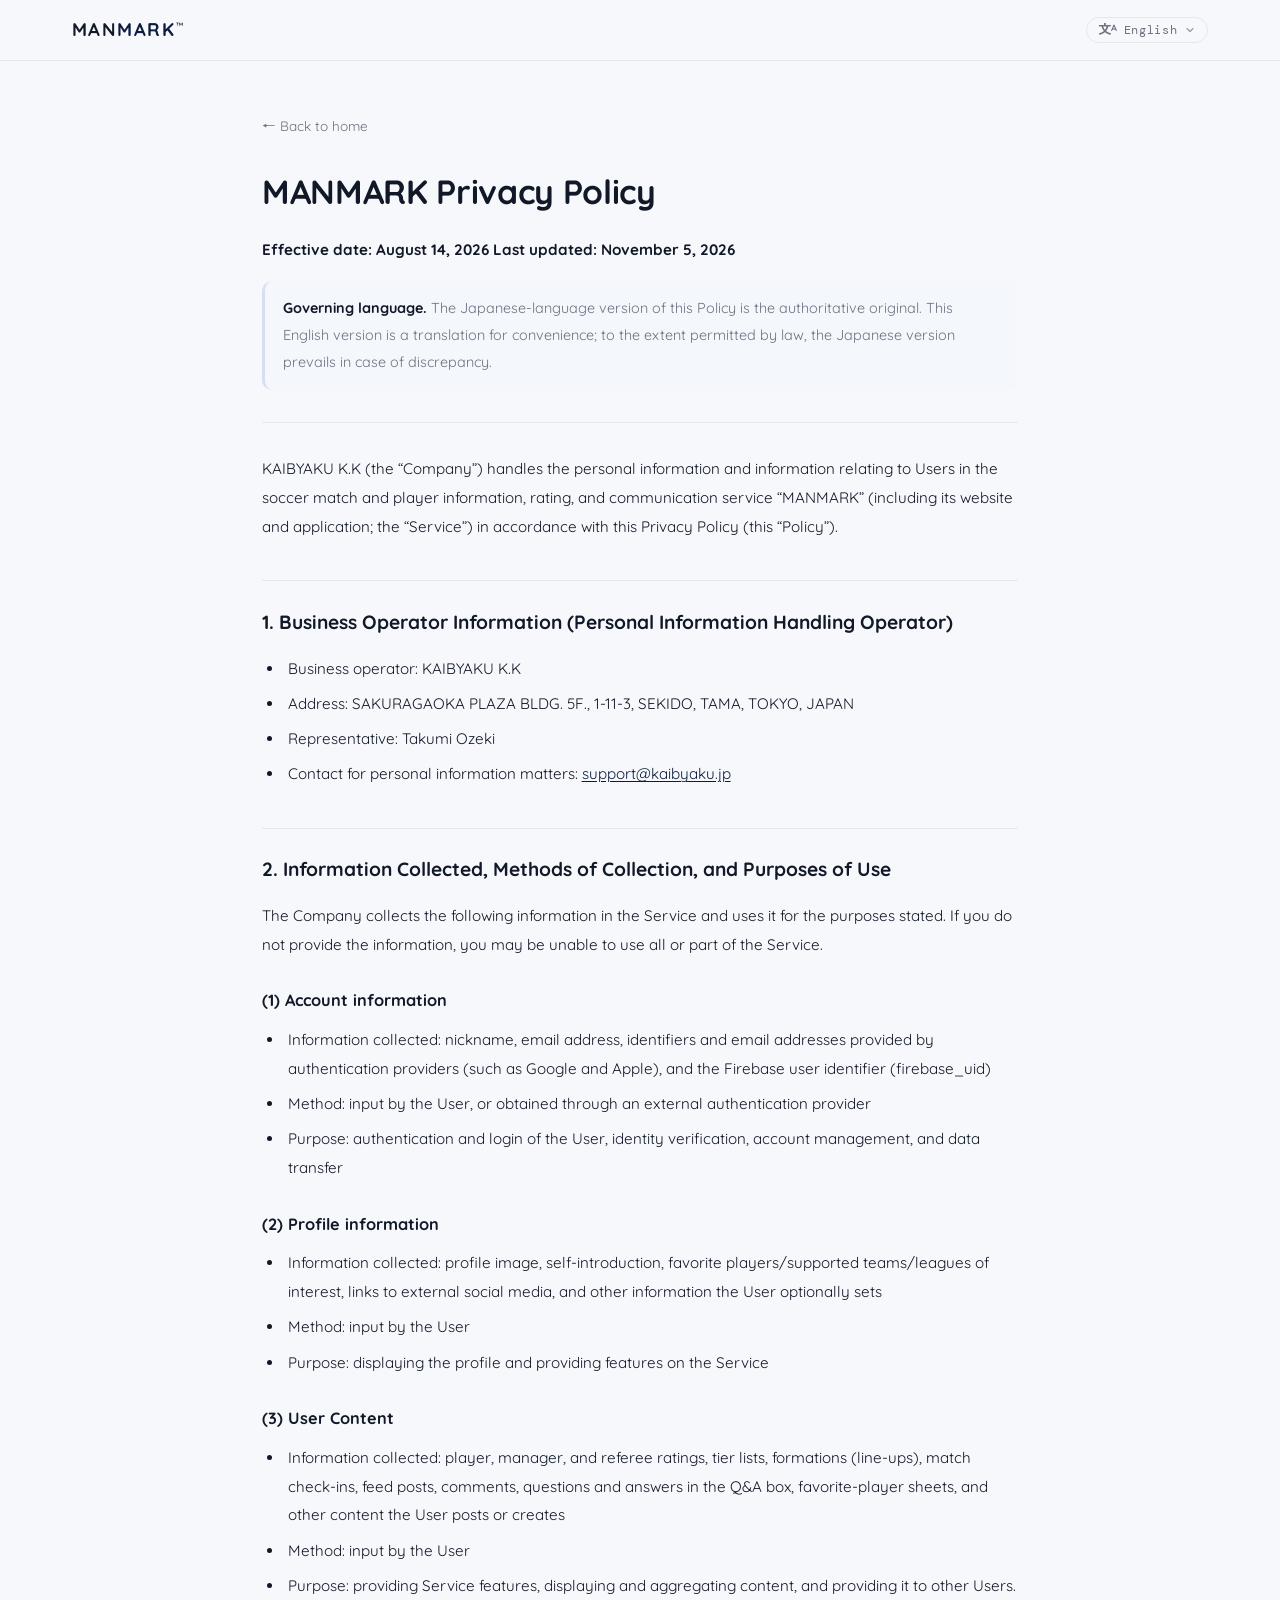
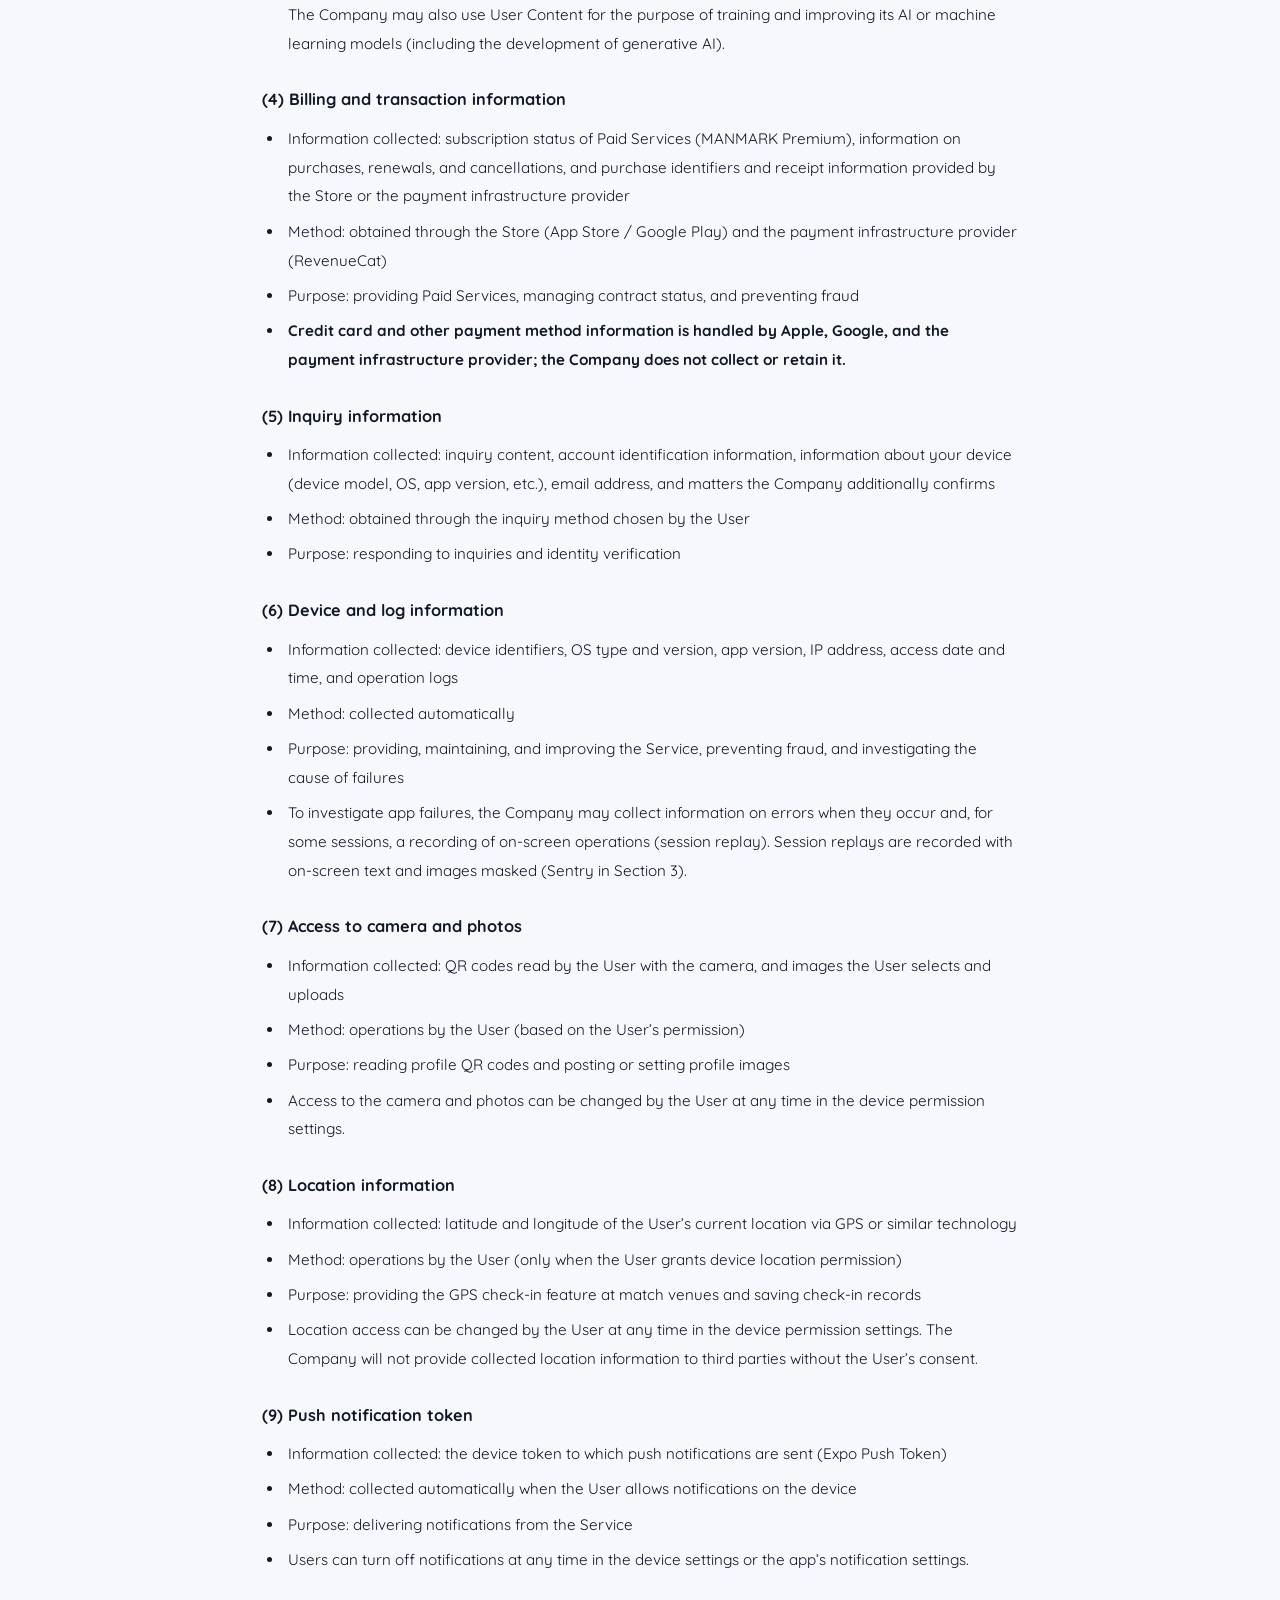
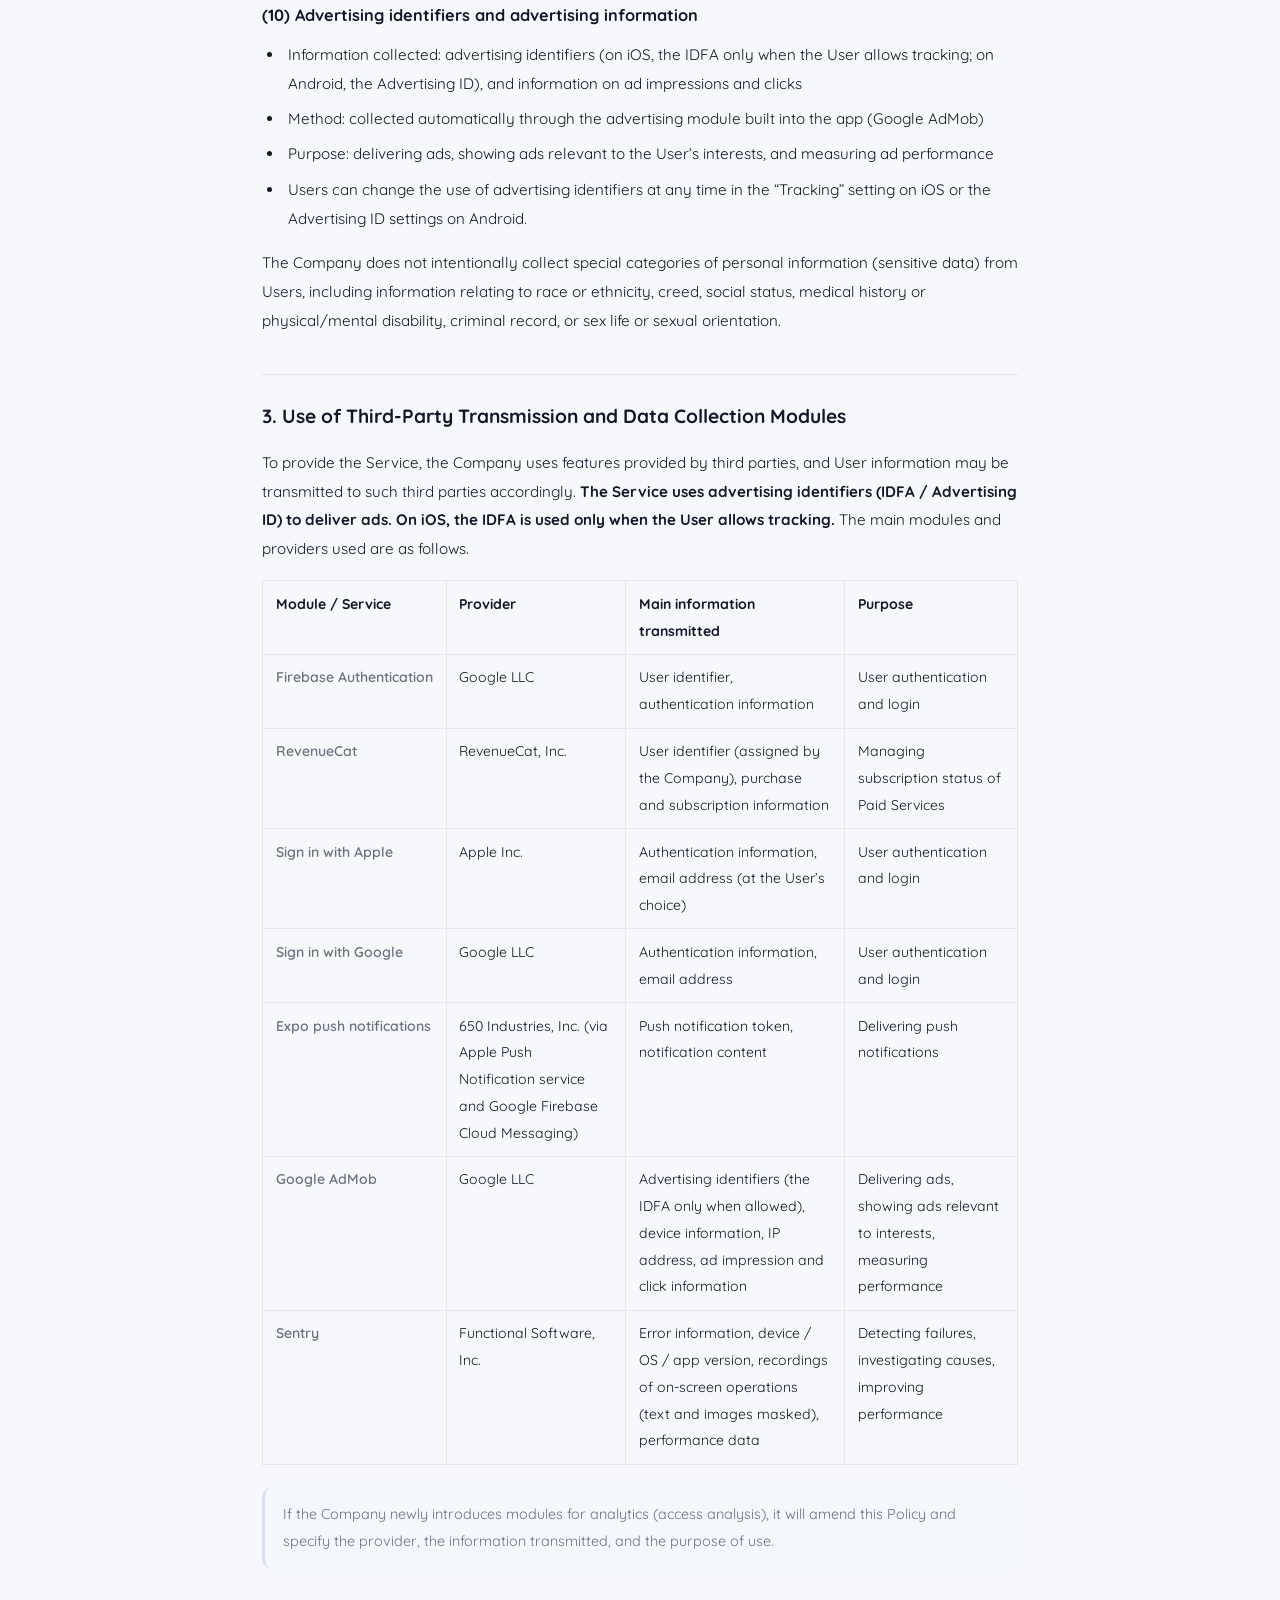
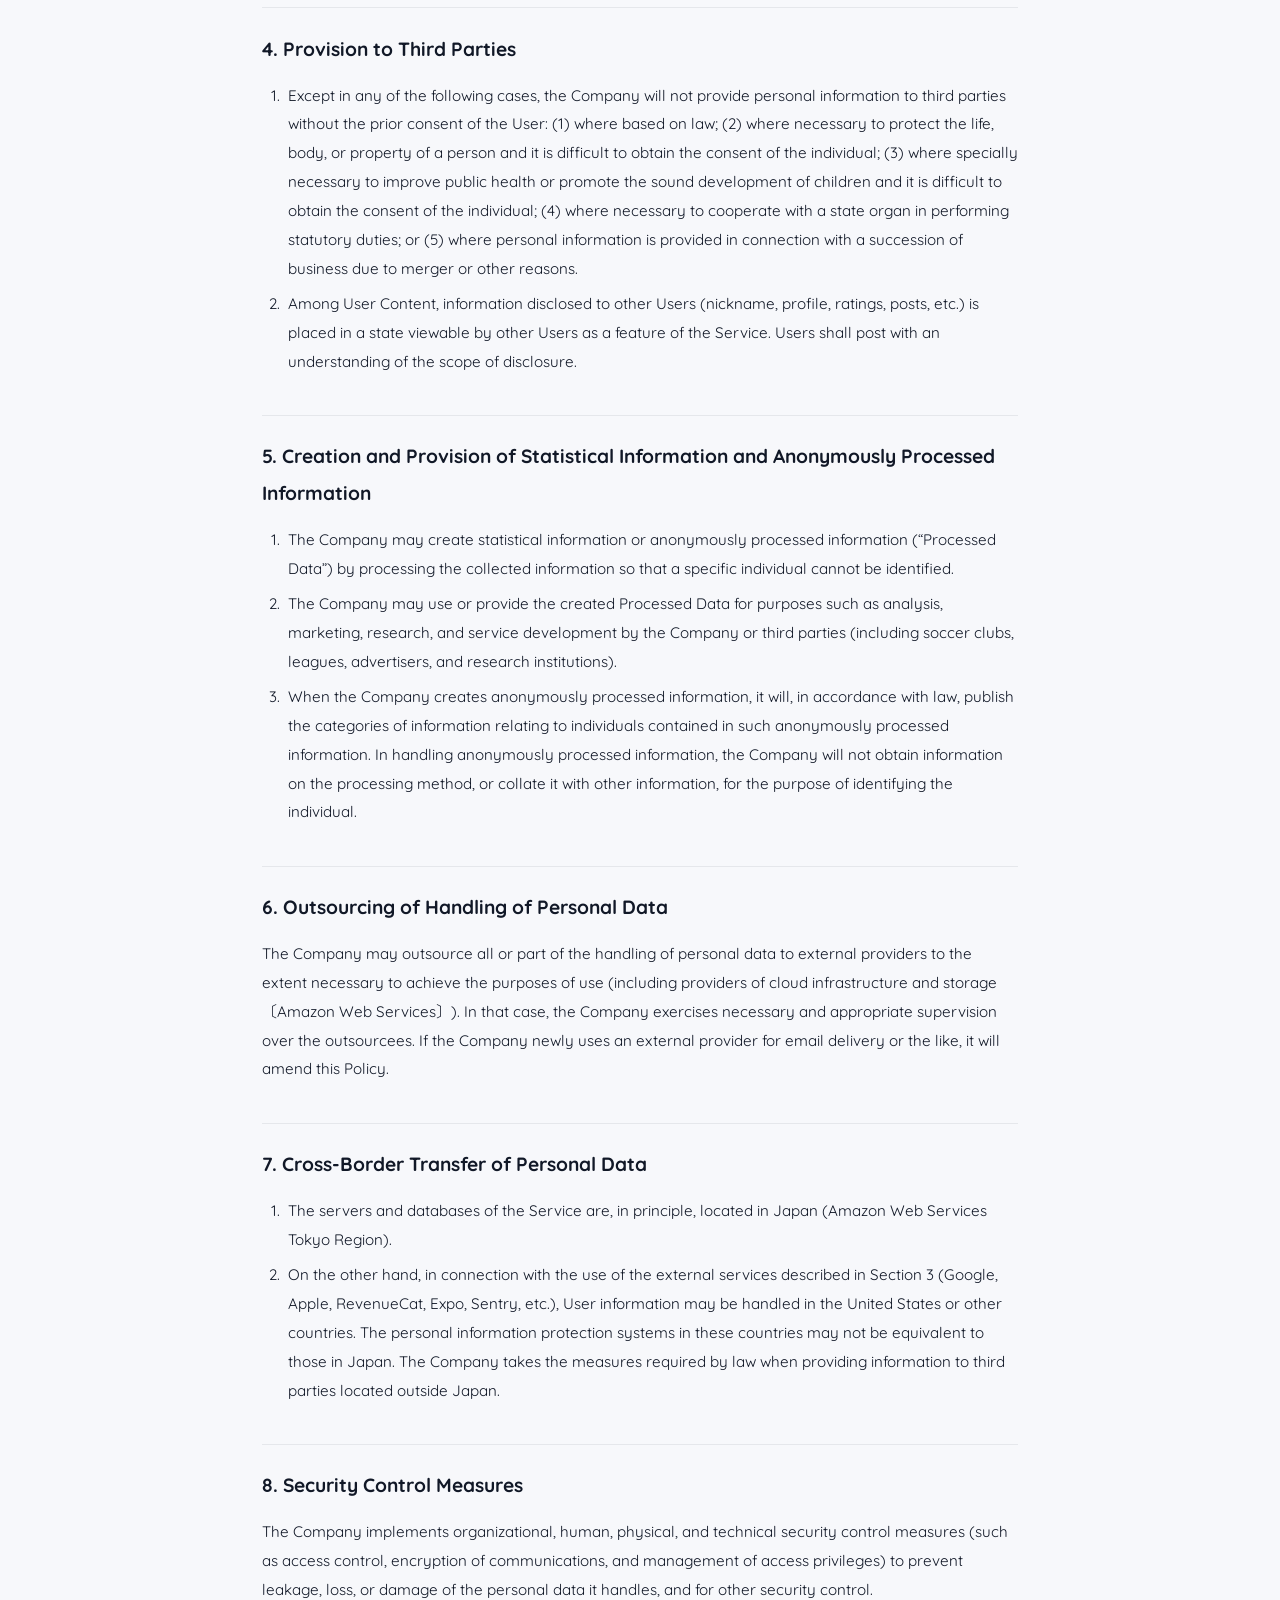
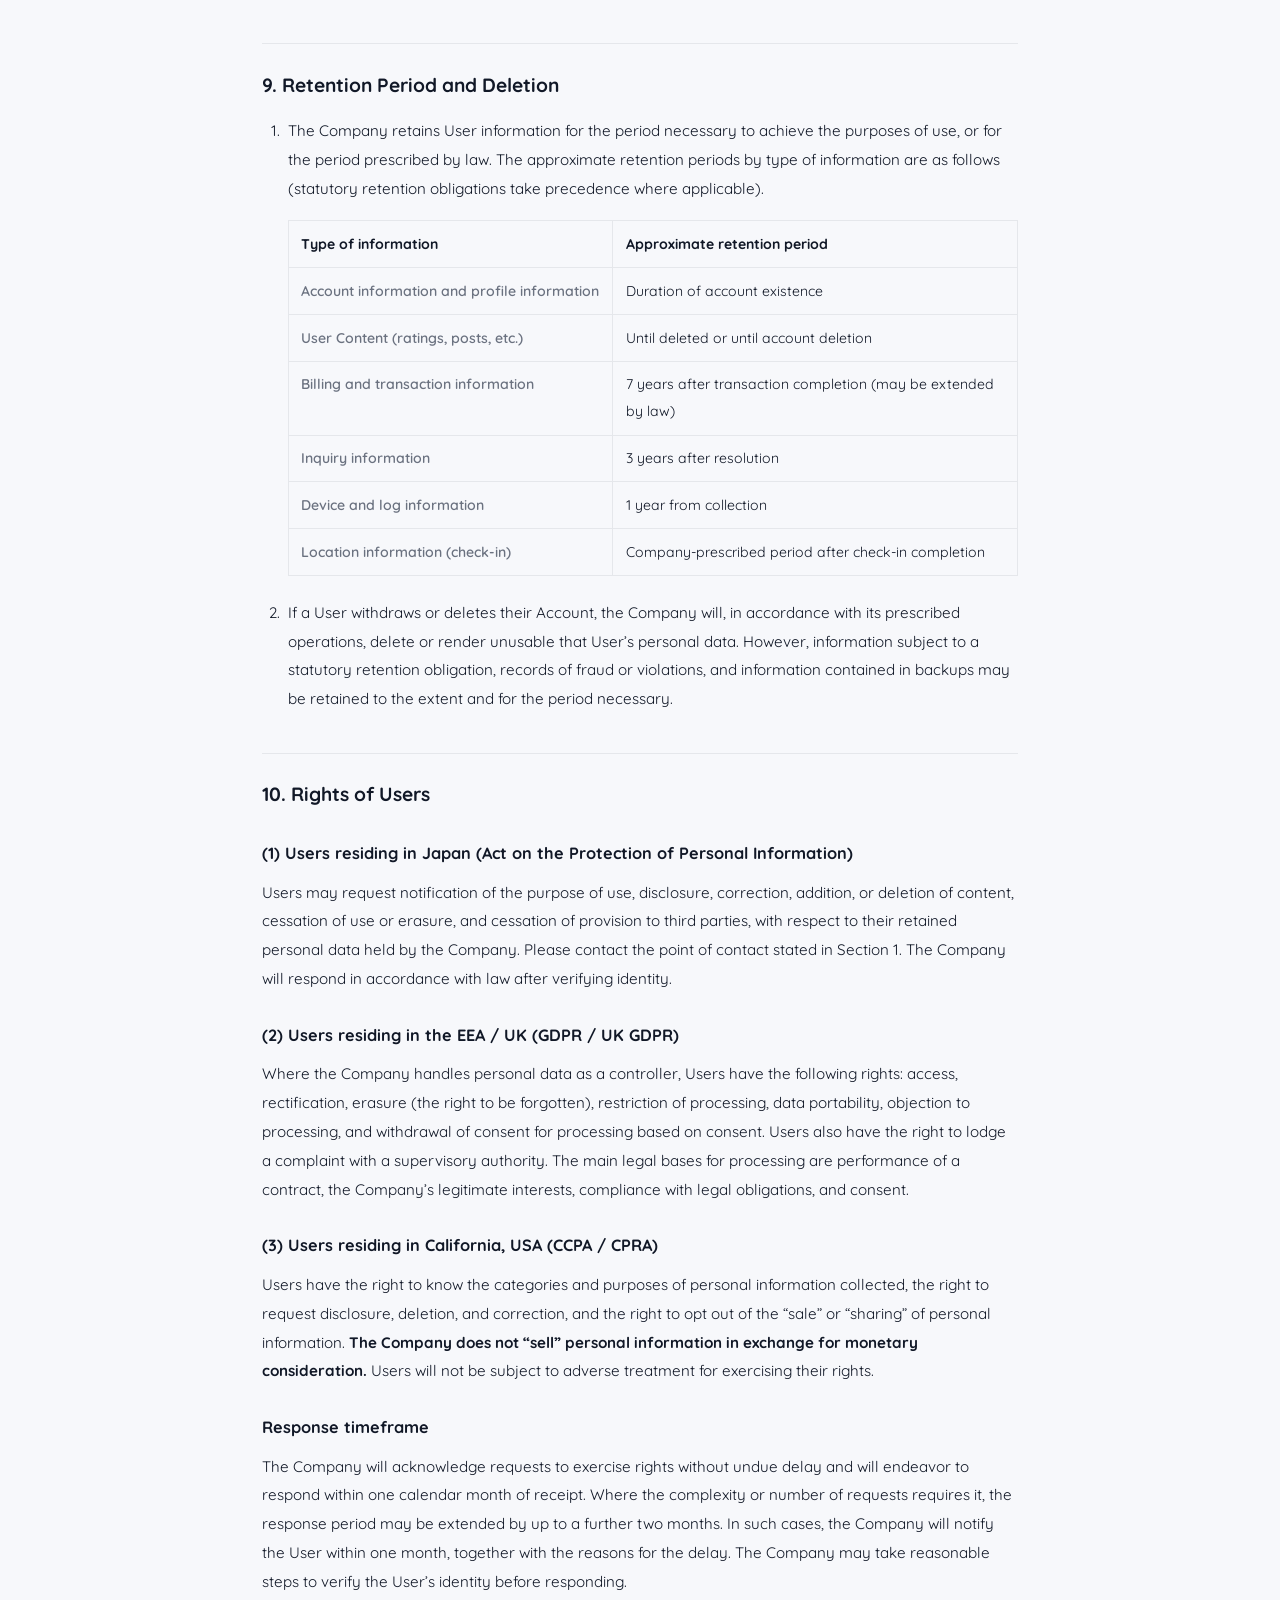
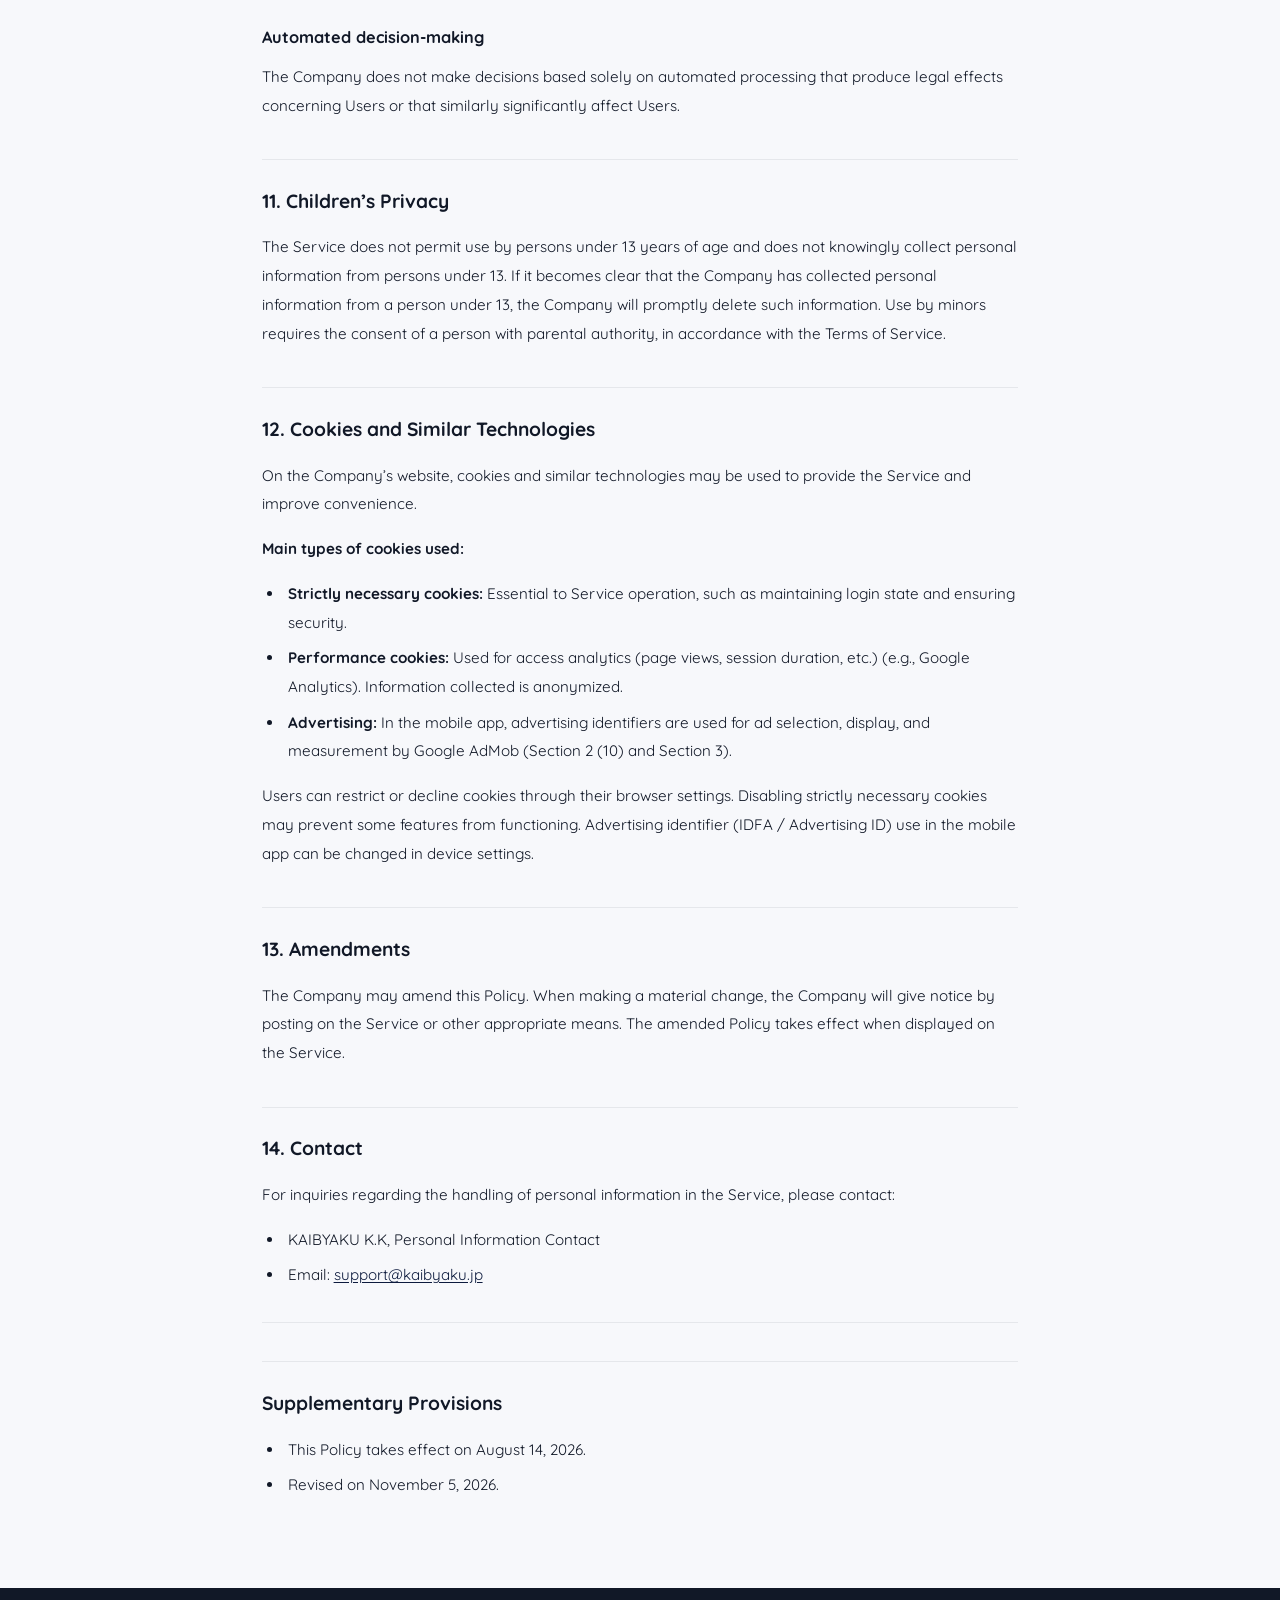
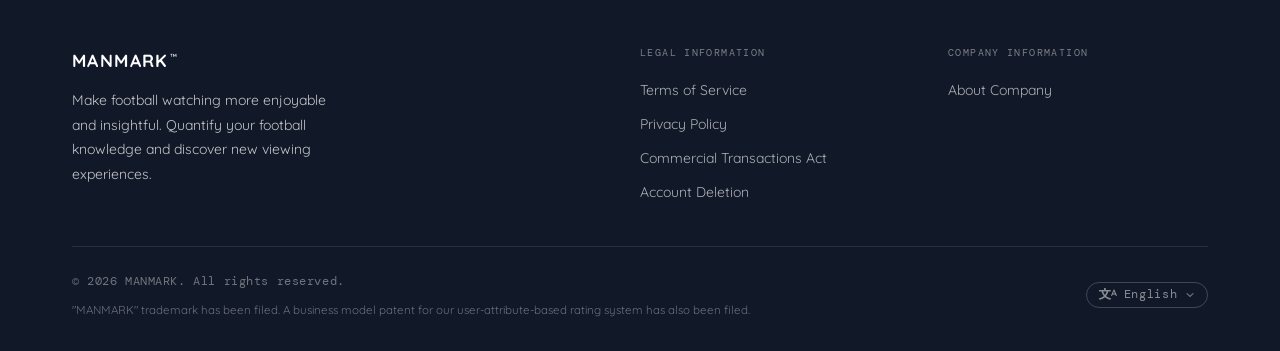
<file: privacy/index.html>
<!DOCTYPE html><html lang="ja"><head><meta charset="UTF-8"><meta name="viewport" content="width=device-width, initial-scale=1.0"><meta name="referrer" content="strict-origin-when-cross-origin"><title>プライバシーポリシー — MANMARK</title><meta name="description" content="The Football Rating SNS. Score every player, coach &amp; referee. Compare with supporters worldwide."><link rel="canonical" href="https://lp.man-mark.com/privacy/"><meta name="theme-color" content="#0d1b3e"><!-- Open Graph --><meta property="og:site_name" content="MANMARK"><meta property="og:title" content="プライバシーポリシー — MANMARK"><meta property="og:description" content="The Football Rating SNS. Score every player, coach &amp; referee. Compare with supporters worldwide."><meta property="og:type" content="website"><meta property="og:url" content="https://lp.man-mark.com/privacy/"><meta property="og:locale" content="ja_JP"><meta property="og:image" content="https://lp.man-mark.com/og.png"><meta property="og:image:width" content="1200"><meta property="og:image:height" content="630"><meta property="og:image:alt" content="MANMARK — サッカーの熱狂を、評価として残そう。"><!-- Twitter --><meta name="twitter:card" content="summary_large_image"><meta name="twitter:title" content="プライバシーポリシー — MANMARK"><meta name="twitter:description" content="The Football Rating SNS. Score every player, coach &amp; referee. Compare with supporters worldwide."><meta name="twitter:image" content="https://lp.man-mark.com/og.png"><!-- Icons --><link rel="icon" type="image/png" sizes="32x32" href="/favicon-32.png"><link rel="icon" type="image/png" sizes="192x192" href="/favicon-192.png"><link rel="apple-touch-icon" href="/apple-touch-icon.png"><link rel="manifest" href="/site.webmanifest"><!-- Structured data --><script type="application/ld+json">{"@context":"https://schema.org","@graph":[{"@type":"SoftwareApplication","name":"MANMARK","applicationCategory":"SportsApplication","operatingSystem":"iOS, Android","description":"The Football Rating SNS. Score every player, coach & referee. Compare with supporters worldwide.","url":"https://lp.man-mark.com","image":"https://lp.man-mark.com/og.png","inLanguage":["ja","en","es","fr","it","pt","id","vi","ko","zh_TW","th","hi","tl"],"offers":{"@type":"Offer","price":"0","priceCurrency":"JPY"},"downloadUrl":["https://apps.apple.com/app/id6800361138","https://play.google.com/store/apps/details?id=com.manmark.app"],"sameAs":["https://apps.apple.com/app/id6800361138","https://play.google.com/store/apps/details?id=com.manmark.app"],"publisher":{"@type":"Organization","name":"KAIBYAKU株式会社","url":"https://kaibyaku.jp"}},{"@type":"Organization","name":"KAIBYAKU株式会社","alternateName":"KAIBYAKU K.K","url":"https://kaibyaku.jp"}]}</script><link rel="preconnect" href="https://fonts.googleapis.com"><link rel="preconnect" href="https://fonts.gstatic.com" crossorigin><link href="https://fonts.googleapis.com/css2?family=Quicksand:wght@400;500;600;700&family=Zen+Kaku+Gothic+New:wght@400;500;700&family=DM+Mono:wght@400;500&display=swap" rel="stylesheet"><!-- i18n: detect and apply language before first paint --><script>(function(){const allTranslations = "{\"en\":{\"a11y.skip\":\"Skip to main content\",\"hero.title\":\"Experience Football\\nLike Never Before.\",\"hero.subtitle\":\"Rate players, coaches, and referees on a 5-point scale.\\nSee how all supporters rate at a glance.\\nA new football viewing experience app.\",\"hero.cta\":\"Download App\",\"hero.qr.title\":\"For PC users, scan here\",\"hero.qr.description\":\"Scan with your phone to install the app\",\"hero.download.appstore.line1\":\"Download on the\",\"hero.download.appstore.line2\":\"App Store\",\"hero.download.googleplay.line1\":\"GET IT ON\",\"hero.download.googleplay.line2\":\"Google Play\",\"features.title\":\"What You Can Do with MANMARK\",\"features.subtitle\":\"Record and share your viewing experience as data\",\"features.data.0.title\":\"Rate Players, Coaches & Referees on 5-Point Scale\",\"features.data.0.description\":\"Intuitively rate each player, coach, and referee for every match. Record your viewing experience as data.\",\"features.data.1.title\":\"See Evaluations from Same Club Supporters\",\"features.data.1.description\":\"Compare average ratings from supporters of the same club. See at a glance if 'Am I the only strict one?' or 'Is everyone lenient today?'\",\"features.data.2.title\":\"Compare with All User Evaluations\",\"features.data.2.description\":\"Understand the difference between your club perspective and overall football fan evaluations. Gain objective viewpoints.\",\"features.data.3.title\":\"Season-Long Rating Trends\",\"features.data.3.description\":\"View player's season overall ratings and rating trends in graphs. Visualize growth and form fluctuations.\",\"features.data.4.title\":\"PDF Export for SNS Sharing\",\"features.data.4.description\":\"Export ratings as PDF. Share your ratings on SNS like a sports journalist.\",\"features.data.5.title\":\"Premium Special Features\",\"features.data.5.description\":\"Unlock premium perks like more image uploads, additional PDF export templates, ad-free browsing, and anonymous questions.\",\"features.data.6.title\":\"Freely create My Formation & Tier Lists\",\"features.data.6.description\":\"Anyone can freely build ideal line-ups, formations, and player tier lists — and share what they make.\",\"features.data.7.title\":\"Ask questions & connect with users\",\"features.data.7.description\":\"Ask other users about anything and answer each other. Connect with fellow football fans.\",\"benefits.title\":\"Perfect For You If\",\"benefits.subtitle\":\"MANMARK is the app for those who want to enjoy football more deeply\",\"benefits.note\":\"*Actual data is displayed in the app\",\"benefits.list.0\":\"You take notes on player performance every match\",\"benefits.list.1\":\"You want to visualize referee and coach evaluations with data\",\"benefits.list.2\":\"You want to compile match impressions in one app instead of losing them on social media\",\"benefits.list.3\":\"You want to compare evaluations with fellow supporters and get excited\",\"benefits.list.4\":\"You want to track player growth throughout the season\",\"faq.title\":\"Frequently Asked Questions\",\"faq.subtitle\":\"Common questions about MANMARK\",\"faq.cat.basic\":\"General & Account\",\"faq.cat.features\":\"Ratings & Features\",\"faq.cat.billing\":\"Plans & Billing\",\"faq.0.question\":\"Can I rate from a web browser?\",\"faq.0.answer\":\"Currently only iOS / Android app versions are supported.\",\"faq.1.question\":\"Does the app use real names?\",\"faq.1.answer\":\"You are free to use a nickname.\",\"faq.2.question\":\"Can I register multiple clubs as my supported club?\",\"faq.2.answer\":\"Each user can register one supported club. You can change your supported club, though there is a limit on how many times you can change it within a given period. This ensures ratings authentically reflect the voice of fans who support the same club. You can still rate matches from other clubs.\",\"faq.3.question\":\"Which leagues are supported?\",\"faq.3.answer\":\"We support major leagues worldwide. Premier League, La Liga, Serie A, Bundesliga, Ligue 1, and other popular leagues are all covered. We'll consider adding other leagues upon request.\",\"faq.4.question\":\"Can ratings be edited later?\",\"faq.4.answer\":\"Yes, you can edit your rating. Open the match in the app and re-rate.\",\"faq.5.question\":\"Are my ratings visible to other users?\",\"faq.5.answer\":\"Your individual rating scores are public on your user profile page. Aggregated averages for your club's supporters and all users are also displayed.\",\"faq.6.question\":\"How much does MANMARK Premium cost?\",\"faq.6.answer\":\"Please check the App Store or Google Play for pricing. There is no free trial period.\",\"faq.7.question\":\"How long after a match can I rate?\",\"faq.7.answer\":\"You can rate any time after the match has kicked off.\",\"faq.8.question\":\"What if I can't find a player or match?\",\"faq.8.answer\":\"We add data continuously. If you can't find your league or match, please contact support@kaibyaku.jp.\",\"faq.9.question\":\"Which OS versions are supported?\",\"faq.9.answer\":\"iOS 15.1 or later, and Android 7.0 or later.\",\"faq.10.question\":\"What payment methods are available?\",\"faq.10.answer\":\"Apple ID billing or Google Play billing.\",\"faq.11.question\":\"How do I cancel MANMARK Premium or stop auto-renewal?\",\"faq.11.answer\":\"[Apple ID] Settings app → Your name → Subscriptions → Select MANMARK → Cancel subscription.\\n[Google Play] Google Play → Subscriptions → Select MANMARK → Cancel subscription.\\n\\nPlease complete cancellation at least 24 hours before the renewal date. Premium features remain available until the end of the paid period (immediate cancellation is not available).\",\"faq.12.question\":\"I see \\\"This purchase is blocked by the developer\\\" during payment.\",\"faq.12.answer\":\"Please check and update your Google account information. If the issue persists after reviewing your settings, please contact Google Play support.\",\"howItWorks.title\":\"Simple 3-Step Process\",\"howItWorks.subtitle\":\"Get started immediately after downloading the app\",\"howItWorks.step.0.title\":\"Register Your Favorite Club\",\"howItWorks.step.0.description\":\"First, choose the club you support most. Your record starts here.\",\"howItWorks.step.1.title\":\"Select Match and Rate\",\"howItWorks.step.1.description\":\"After the match ends, quickly rate players, coaches, and referees on a 5-point scale. Capture the temperature of the match you felt.\",\"howItWorks.step.2.title\":\"Check Everyone's Ratings\",\"howItWorks.step.2.description\":\"Compare and enjoy ratings from supporters of the same club and all users. Let's discuss with data.\",\"ip.patent\":\"Business Model Patent — Filed\",\"ip.trademark\":\"Trademark — Filed\",\"ip.subject\":\"Business model patent: user-attribute-based rating system\",\"legal.back\":\"← Back to home\",\"cta.title\":\"Get started with MANMARK\",\"cta.subtitle\":\"Free download. Turn every match you watch into ratings.\",\"notfound.title\":\"Page not found\",\"notfound.desc\":\"The page you're looking for doesn't exist or may have moved.\",\"footer.legal\":\"Legal Information\",\"footer.company_info\":\"Company Information\",\"footer.description\":\"Make football watching more enjoyable and insightful. Quantify your football knowledge and discover new viewing experiences.\",\"footer.company\":\"About Company\",\"footer.terms\":\"Terms of Service\",\"footer.privacy\":\"Privacy Policy\",\"footer.commercial\":\"Commercial Transactions Act\",\"footer.account_delete\":\"Account Deletion\",\"footer.ip_notice\":\"\\\"MANMARK\\\" trademark has been filed. A business model patent for our user-attribute-based rating system has also been filed.\",\"footer.copyright\":\"© 2026 MANMARK. All rights reserved.\"},\"ja\":{\"a11y.skip\":\"本文へスキップ\",\"hero.title\":\"サッカーの熱狂を、\\n評価として残そう。\",\"hero.subtitle\":\"選手・監督・審判を5段階評価。\\nサポーターみんなの採点が一目でわかる、\\n新しいサッカー観戦体験アプリ。\",\"hero.cta\":\"アプリをダウンロード\",\"hero.qr.title\":\"PCで見ている方はこちらから\",\"hero.qr.description\":\"スマホで読み取ってアプリをインストール\",\"hero.download.appstore.line1\":\"Download on the\",\"hero.download.appstore.line2\":\"App Store\",\"hero.download.googleplay.line1\":\"GET IT ON\",\"hero.download.googleplay.line2\":\"Google Play\",\"features.title\":\"MANMARK でできること\",\"features.subtitle\":\"あなたの観戦体験を、データとして記録し、共有しよう\",\"features.data.0.title\":\"選手・監督・審判を5段階で採点\",\"features.data.0.description\":\"試合ごとに、各選手・監督・審判へ直感的に評価をつけられる。あなたの観戦体験をデータとして記録。\",\"features.data.1.title\":\"同じクラブサポーターの評価が見える\",\"features.data.1.description\":\"自分と同じクラブを応援するサポーター達の平均評価を比較できます。「自分だけ厳しい？」「みんな今日は甘め？」が一目で見える。\",\"features.data.2.title\":\"全ユーザーの評価と見比べられる\",\"features.data.2.description\":\"自分のクラブ目線と、サッカーファン全体の評価の差がわかる。客観的な視点も手に入る。\",\"features.data.3.title\":\"シーズン通しての評価推移\",\"features.data.3.description\":\"選手のシーズン総合評価や、評価の推移をグラフで確認できる。成長や調子の波を可視化。\",\"features.data.4.title\":\"PDF出力でSNSシェア\",\"features.data.4.description\":\"評価結果をPDF出力。記者の気分でSNSに評価を共有できます。\",\"features.data.5.title\":\"プレミアム特別機能\",\"features.data.5.description\":\"画像アップロード数の拡張、PDF出力テンプレートの追加、広告非表示、匿名での質問など、プレミアムならではの機能を利用可能。\",\"features.data.6.title\":\"マイフォーメーション・Tierリストを自由に作成\",\"features.data.6.description\":\"理想のスタメンやフォーメーション、選手のTierリストを誰でも自由に作成。作った編成はシェアもできます。\",\"features.data.7.title\":\"他のユーザーに質問・交流できる\",\"features.data.7.description\":\"気になることを他のユーザーに質問したり、回答し合ったり。サッカー好き同士でつながれます。\",\"benefits.title\":\"こんな方におすすめ\",\"benefits.subtitle\":\"MANMARKは、サッカーをもっと深く楽しみたいあなたのためのアプリです\",\"benefits.note\":\"＊アプリでは実データが入ります\",\"benefits.list.0\":\"毎試合、選手の出来を自分なりにメモしている\",\"benefits.list.1\":\"審判や監督への評価も、ちゃんとデータで可視化したい\",\"benefits.list.2\":\"SNSでは流れてしまう試合の感想を、1つのアプリにまとめたい\",\"benefits.list.3\":\"サポーター仲間と評価を比較して盛り上がりたい\",\"benefits.list.4\":\"シーズンを通して選手の成長を追いかけたい\",\"faq.title\":\"よくある質問\",\"faq.subtitle\":\"MANMARKについてのよくある質問をまとめました\",\"faq.cat.basic\":\"基本・アカウント\",\"faq.cat.features\":\"評価・機能\",\"faq.cat.billing\":\"課金・決済\",\"faq.0.question\":\"Webブラウザからも評価できますか？\",\"faq.0.answer\":\"現在はiOS / Androidアプリ版のみ対応しています。\",\"faq.1.question\":\"アプリの利用は実名ですか？\",\"faq.1.answer\":\"ニックネームでのご利用も可能です。\",\"faq.2.question\":\"複数のクラブをサポートクラブとして登録できますか？\",\"faq.2.answer\":\"サポートクラブの登録は1ユーザーにつき1クラブとなります。サポートクラブの変更は一定期間での変更数に制限はございますが、変更可能です。これは同じクラブを応援するサポーターの真の声を反映し比較を可能にするためです。ただし他のクラブの試合も評価することは可能です。\",\"faq.3.question\":\"どのリーグに対応していますか？\",\"faq.3.answer\":\"世界中の主要リーグに対応しています。プレミアリーグ、ラ・リーガ、セリエA、ブンデスリーガ、リーグアンなど、人気のリーグは全てカバーしています。リクエストがあれば、他のリーグの追加も検討いたします。\",\"faq.4.question\":\"評価は後から修正できますか？\",\"faq.4.answer\":\"評価は修正可能です。アプリから対象の試合を開き、再度評価を行ってください。\",\"faq.5.question\":\"自分の評価は他のユーザーに見えますか？\",\"faq.5.answer\":\"ユーザー詳細ページにて、個人の評価スコアは公開されます。また、同じクラブのサポーター全体・全ユーザーの集計平均値もご覧いただけます。\",\"faq.6.question\":\"MANMARK Premiumの料金はいくらですか？\",\"faq.6.answer\":\"App Store または Google Play でご確認ください。無料トライアル期間はございません。\",\"faq.7.question\":\"試合後どのくらいまで評価できますか？\",\"faq.7.answer\":\"試合開始後であればいつでも評価可能です。\",\"faq.8.question\":\"選手や試合が見つからない場合は？\",\"faq.8.answer\":\"対応データは随時追加しています。見つからない場合は support@kaibyaku.jp までお知らせください。\",\"faq.9.question\":\"対応しているOSバージョンは？\",\"faq.9.answer\":\"iOS 15.1以降、Android 7.0以降に対応しています。\",\"faq.10.question\":\"決済方法はどのようなものがありますか？\",\"faq.10.answer\":\"Apple ID決済またはGoogle Play決済に対応しています。\",\"faq.11.question\":\"MANMARK Premiumを解約・自動更新を停止するには？\",\"faq.11.answer\":\"【Apple ID決済】iPhoneの設定アプリ → お名前 → サブスクリプション → MANMARKを選択 → サブスクリプションをキャンセル。\\n【Google Play決済】Google Play → 定期購入 → MANMARKを選択 → 定期購入を解約。\\n\\n自動更新の24時間前までに手続きをお済ませください。解約後も有料期間終了まで有料機能をご利用いただけます（即時解約はできません）。\",\"faq.12.question\":\"決済時に「この購入はデベロッパーによりブロックされています」と表示される\",\"faq.12.answer\":\"お客様のGoogleアカウントの基本情報をご確認のうえ、正しい内容に更新してください。設定を見直しても解決しない場合は、Google Playストアへお問い合わせください。\",\"howItWorks.title\":\"使い方はかんたん、3ステップ\",\"howItWorks.subtitle\":\"アプリをダウンロードしたら、すぐに始められます\",\"howItWorks.step.0.title\":\"好きなクラブを登録\",\"howItWorks.step.0.description\":\"まずは、あなたが一番応援しているクラブを1つ選びます。あなたの記録はここから始まる。\",\"howItWorks.step.1.title\":\"試合を選んで評価\",\"howItWorks.step.1.description\":\"試合終了後に、選手・監督・審判を5段階でサクッと評価。あなたの感じた試合の温度を残そう。\",\"howItWorks.step.2.title\":\"みんなの評価をチェック\",\"howItWorks.step.2.description\":\"自分と同じクラブサポーター、全ユーザーの評価を比較して楽しむ。データで語り合おう。\",\"ip.patent\":\"ビジネスモデル特許 出願済\",\"ip.trademark\":\"商標登録 出願済\",\"ip.subject\":\"ビジネスモデル特許：ユーザー属性による評価システム\",\"legal.back\":\"← ホームに戻る\",\"cta.title\":\"さあ、MANMARKを始めよう\",\"cta.subtitle\":\"無料ダウンロード。あなたの観戦を、評価として残そう。\",\"notfound.title\":\"ページが見つかりません\",\"notfound.desc\":\"お探しのページは存在しないか、移動した可能性があります。\",\"footer.legal\":\"法的情報\",\"footer.company_info\":\"会社情報\",\"footer.description\":\"サッカー観戦をもっと深く、もっと楽しく。あなたの「見る目」を数値化し、新しい観戦体験を提供します。\",\"footer.company\":\"運営会社について\",\"footer.terms\":\"利用規約\",\"footer.privacy\":\"プライバシーポリシー\",\"footer.commercial\":\"特定商取引法に基づく表記\",\"footer.account_delete\":\"アカウントの削除\",\"footer.ip_notice\":\"「MANMARK」は商標登録を出願済みです。ユーザー属性による評価システムに関するビジネスモデル特許も出願済みです。\",\"footer.copyright\":\"© 2026 MANMARK. All rights reserved.\"},\"es\":{\"hero.title\":\"Vive el Fútbol\\nComo Nunca Antes\",\"hero.subtitle\":\"Califica jugadores, entrenadores y árbitros en escala de 5 puntos.\\nVe las puntuaciones de todos los aficionados de un vistazo.\\nUna nueva app de experiencia futbolística.\",\"hero.cta\":\"Descargar App\",\"hero.qr.title\":\"Para usuarios de PC, escanea aquí\",\"hero.qr.description\":\"Escanea con tu teléfono para instalar la app\",\"hero.download.appstore.line1\":\"Descargar en\",\"hero.download.appstore.line2\":\"App Store\",\"hero.download.googleplay.line1\":\"DISPONIBLE EN\",\"hero.download.googleplay.line2\":\"Google Play\",\"features.title\":\"Lo que puedes hacer con MANMARK\",\"features.subtitle\":\"Registra y comparte tu experiencia como datos\",\"features.data.0.title\":\"Califica Jugadores, Entrenadores y Árbitros en Escala de 5 Puntos\",\"features.data.0.description\":\"Califica intuitivamente a cada jugador, entrenador y árbitro en cada partido. Registra tu experiencia de visualización como datos.\",\"features.data.1.title\":\"Ve Evaluaciones de Aficionados del Mismo Club\",\"features.data.1.description\":\"Compara calificaciones promedio de aficionados del mismo club. Ve de un vistazo si '¿Soy el único estricto?' o '¿Todos están siendo indulgentes hoy?'\",\"features.data.2.title\":\"Compara con Todas las Evaluaciones de Usuarios\",\"features.data.2.description\":\"Entiende la diferencia entre tu perspectiva del club y las evaluaciones generales de aficionados al fútbol. Obtén puntos de vista objetivos.\",\"features.data.3.title\":\"Tendencias de calificación de temporada\",\"features.data.3.description\":\"Ve las calificaciones y tendencias de la temporada en gráficos. Visualiza el crecimiento y la forma.\",\"features.data.4.title\":\"Exportar PDF para compartir en redes\",\"features.data.4.description\":\"Exporta calificaciones como PDF. Comparte en redes sociales como un periodista deportivo.\",\"features.data.5.title\":\"Funciones Premium Especiales\",\"features.data.5.description\":\"Desbloquea ventajas premium como más subidas de imágenes, plantillas adicionales de exportación PDF, navegación sin anuncios y preguntas anónimas.\",\"features.data.6.title\":\"Crea libremente tu Formación y Tier Lists\",\"features.data.6.description\":\"Cualquiera puede crear alineaciones ideales, formaciones y tier lists de jugadores, y compartir lo que haga.\",\"features.data.7.title\":\"Pregunta e interactúa con usuarios\",\"features.data.7.description\":\"Pregunta cualquier cosa a otros usuarios y respondan entre sí. Conecta con otros aficionados al fútbol.\",\"benefits.title\":\"Perfecto Para Ti Si\",\"benefits.subtitle\":\"MANMARK es la aplicación para aquellos que quieren disfrutar el fútbol más profundamente\",\"benefits.note\":\"*En la app se muestran datos reales\",\"benefits.list.0\":\"Tomas notas sobre el rendimiento de jugadores en cada partido\",\"benefits.list.1\":\"Quieres visualizar evaluaciones de árbitros y entrenadores con datos\",\"benefits.list.2\":\"Quieres compilar impresiones de partidos en una aplicación en lugar de perderlas en redes sociales\",\"benefits.list.3\":\"Quieres comparar evaluaciones con compañeros aficionados y emocionarte\",\"benefits.list.4\":\"Quieres rastrear el crecimiento de jugadores a lo largo de la temporada\",\"faq.title\":\"Preguntas Frecuentes\",\"faq.subtitle\":\"Preguntas comunes sobre MANMARK\",\"faq.cat.basic\":\"General y Cuenta\",\"faq.cat.features\":\"Valoraciones y Funciones\",\"faq.cat.billing\":\"Planes y Pagos\",\"faq.0.question\":\"¿Puedo calificar desde un navegador web?\",\"faq.0.answer\":\"Actualmente solo se admiten versiones de aplicaciones iOS / Android.\",\"faq.1.question\":\"¿La app usa nombres reales?\",\"faq.1.answer\":\"Puedes usar un apodo.\",\"faq.2.question\":\"¿Puedo registrar varios clubes como mi club de apoyo?\",\"faq.2.answer\":\"Cada usuario puede registrar un club de apoyo. Puedes cambiar tu club, aunque hay un límite de cambios en un período determinado. Esto garantiza que las calificaciones reflejen la voz auténtica de los aficionados del mismo club. Aún puedes calificar partidos de otros clubes.\",\"faq.3.question\":\"¿Qué ligas están soportadas?\",\"faq.3.answer\":\"Apoyamos las principales ligas mundiales. Premier League, La Liga, Serie A, Bundesliga, Ligue 1 y otras ligas populares están todas cubiertas. Consideraremos agregar otras ligas bajo petición.\",\"faq.4.question\":\"¿Se pueden editar las calificaciones después?\",\"faq.4.answer\":\"Sí, puedes editar tu calificación. Abre el partido en la app y vuelve a calificar.\",\"faq.5.question\":\"¿Mis calificaciones son visibles para otros usuarios?\",\"faq.5.answer\":\"Tus puntuaciones individuales son públicas en tu página de perfil. También se muestran los promedios del grupo de tu club y de todos los usuarios.\",\"faq.6.question\":\"¿Cuánto cuesta MANMARK Premium?\",\"faq.6.answer\":\"Consulta el precio en App Store o Google Play. No hay período de prueba gratuito.\",\"faq.7.question\":\"¿Hasta cuándo puedo calificar después de un partido?\",\"faq.7.answer\":\"Puedes calificar en cualquier momento después del inicio del partido.\",\"faq.8.question\":\"¿Qué hago si no encuentro un jugador o partido?\",\"faq.8.answer\":\"Agregamos datos continuamente. Si no encuentras tu liga o partido, contáctanos en support@kaibyaku.jp.\",\"faq.9.question\":\"¿Qué versiones de OS son compatibles?\",\"faq.9.answer\":\"iOS 15.1 o posterior, y Android 7.0 o posterior.\",\"faq.10.question\":\"¿Qué métodos de pago están disponibles?\",\"faq.10.answer\":\"Facturación de Apple ID o Google Play.\",\"faq.11.question\":\"¿Cómo cancelo MANMARK Premium o detengo la renovación automática?\",\"faq.11.answer\":\"[Apple ID] Configuración → Tu nombre → Suscripciones → Selecciona MANMARK → Cancelar suscripción.\\n[Google Play] Google Play → Suscripciones → Selecciona MANMARK → Cancelar suscripción.\\n\\nCompleta la cancelación al menos 24 horas antes de la renovación. Las funciones premium siguen disponibles hasta que finalice el período pagado.\",\"faq.12.question\":\"Aparece \\\"Esta compra está bloqueada por el desarrollador\\\" al pagar.\",\"faq.12.answer\":\"Verifica y actualiza la información básica de tu cuenta de Google. Si el problema persiste, contacta al soporte de Google Play.\",\"howItWorks.title\":\"Proceso Simple de 3 Pasos\",\"howItWorks.subtitle\":\"Comienza inmediatamente después de descargar la aplicación\",\"howItWorks.step.0.title\":\"Registra Tu Club Favorito\",\"howItWorks.step.0.description\":\"Primero, elige el club que más apoyas. Tu historial comienza aquí.\",\"howItWorks.step.1.title\":\"Selecciona Partido y Califica\",\"howItWorks.step.1.description\":\"Después de que termine el partido, califica rápidamente a jugadores, entrenadores y árbitros en una escala de 5 puntos. Captura la temperatura del partido que sentiste.\",\"howItWorks.step.2.title\":\"Revisa las Calificaciones de Todos\",\"howItWorks.step.2.description\":\"Compara y disfruta calificaciones de aficionados del mismo club y todos los usuarios. Discutamos con datos.\",\"ip.patent\":\"Patente de modelo de negocio — Presentada\",\"ip.trademark\":\"Marca — Presentada\",\"ip.subject\":\"Patente de modelo de negocio: sistema de valoración basado en atributos del usuario\",\"legal.back\":\"← Volver al inicio\",\"cta.title\":\"Empieza con MANMARK\",\"cta.subtitle\":\"Descarga gratis. Convierte cada partido en valoraciones.\",\"notfound.title\":\"Página no encontrada\",\"notfound.desc\":\"La página que buscas no existe o se ha movido.\",\"footer.legal\":\"Información Legal\",\"footer.company_info\":\"Información de la Empresa\",\"footer.description\":\"Haz que ver fútbol sea más divertido y perspicaz. Cuantifica tu conocimiento futbolístico y descubre nuevas experiencias de visualización.\",\"footer.company\":\"Acerca de la Empresa\",\"footer.terms\":\"Términos de Servicio\",\"footer.privacy\":\"Política de Privacidad\",\"footer.commercial\":\"Ley de Transacciones Comerciales\",\"footer.account_delete\":\"Eliminación de cuenta\",\"footer.ip_notice\":\"La marca «MANMARK» ha sido presentada. También se ha presentado una patente de modelo de negocio para nuestro sistema de valoración basado en atributos del usuario.\",\"footer.copyright\":\"© 2026 MANMARK. Todos los derechos reservados.\"},\"fr\":{\"hero.title\":\"Vivez le Football\\nComme Jamais\",\"hero.subtitle\":\"Notez joueurs, entraîneurs et arbitres sur une échelle de 5.\\nVoyez les notes de tous les supporters en un coup d'œil.\\nUne nouvelle app d'expérience football.\",\"hero.cta\":\"Télécharger l'App\",\"hero.qr.title\":\"Pour les utilisateurs PC, scannez ici\",\"hero.qr.description\":\"Scannez avec votre téléphone pour installer l'app\",\"hero.download.appstore.line1\":\"Télécharger sur\",\"hero.download.appstore.line2\":\"App Store\",\"hero.download.googleplay.line1\":\"DISPONIBLE SUR\",\"hero.download.googleplay.line2\":\"Google Play\",\"features.title\":\"Ce que vous pouvez faire avec MANMARK\",\"features.subtitle\":\"Enregistrez et partagez votre expérience en données\",\"features.data.0.title\":\"Notez les Joueurs, Entraîneurs et Arbitres sur une Échelle de 5 Points\",\"features.data.0.description\":\"Notez intuitivement chaque joueur, entraîneur et arbitre pour chaque match. Enregistrez votre expérience de visionnage comme données.\",\"features.data.1.title\":\"Voir les Évaluations des Supporters du Même Club\",\"features.data.1.description\":\"Comparez les notes moyennes des supporters du même club. Voyez d'un coup d'œil si 'Suis-je le seul strict ?' ou 'Tout le monde est-il indulgent aujourd'hui ?'\",\"features.data.2.title\":\"Comparez avec Toutes les Évaluations d'Utilisateurs\",\"features.data.2.description\":\"Comprenez la différence entre votre perspective de club et les évaluations globales des fans de football. Obtenez des points de vue objectifs.\",\"features.data.3.title\":\"Tendances des notes de saison\",\"features.data.3.description\":\"Consultez les notes et tendances de saison en graphiques. Visualisez la progression.\",\"features.data.4.title\":\"Export PDF pour partager\",\"features.data.4.description\":\"Exportez les notes en PDF. Partagez sur les réseaux comme un journaliste sportif.\",\"features.data.5.title\":\"Fonctionnalités Premium\",\"features.data.5.description\":\"Débloquez des avantages premium : plus de téléversements d’images, des modèles d’export PDF supplémentaires, une navigation sans publicité et des questions anonymes.\",\"features.data.6.title\":\"Créez librement compositions et Tier Lists\",\"features.data.6.description\":\"Chacun peut composer des onze idéaux, des formations et des tier lists de joueurs, puis les partager.\",\"features.data.7.title\":\"Posez des questions et échangez\",\"features.data.7.description\":\"Posez vos questions aux autres utilisateurs et répondez-vous mutuellement. Connectez-vous entre passionnés de football.\",\"benefits.title\":\"Parfait Pour Vous Si\",\"benefits.subtitle\":\"MANMARK est l'application pour ceux qui veulent profiter du football plus profondément\",\"benefits.note\":\"*Les données réelles s'affichent dans l'app\",\"benefits.list.0\":\"Vous prenez des notes sur les performances des joueurs à chaque match\",\"benefits.list.1\":\"Vous voulez visualiser les évaluations des arbitres et entraîneurs avec des données\",\"benefits.list.2\":\"Vous voulez compiler les impressions de match dans une application au lieu de les perdre sur les réseaux sociaux\",\"benefits.list.3\":\"Vous voulez comparer les évaluations avec les supporters compagnons\",\"benefits.list.4\":\"Vous voulez suivre la croissance des joueurs tout au long de la saison\",\"faq.title\":\"Questions Fréquemment Posées\",\"faq.subtitle\":\"Questions communes sur MANMARK\",\"faq.cat.basic\":\"Général et Compte\",\"faq.cat.features\":\"Notes et Fonctionnalités\",\"faq.cat.billing\":\"Abonnements et Paiements\",\"faq.0.question\":\"Puis-je noter depuis un navigateur web ?\",\"faq.0.answer\":\"Actuellement, seules les versions d'applications iOS / Android sont prises en charge.\",\"faq.1.question\":\"L'app utilise-t-elle les vrais noms ?\",\"faq.1.answer\":\"Vous pouvez utiliser un pseudonyme.\",\"faq.2.question\":\"Puis-je enregistrer plusieurs clubs comme club supporté ?\",\"faq.2.answer\":\"Chaque utilisateur peut enregistrer un club supporté. Vous pouvez changer de club, mais le nombre de changements est limité sur une certaine période. Cela garantit que les notes reflètent la vraie voix des supporters du même club. Vous pouvez toujours noter des matchs d'autres clubs.\",\"faq.3.question\":\"Quelles ligues sont prises en charge ?\",\"faq.3.answer\":\"Nous prenons en charge les ligues majeures mondiales. Premier League, La Liga, Serie A, Bundesliga, Ligue 1 et d'autres ligues populaires sont toutes couvertes.\",\"faq.4.question\":\"Peut-on modifier une note après coup ?\",\"faq.4.answer\":\"Oui, vous pouvez modifier votre note. Ouvrez le match dans l'app et réévaluez.\",\"faq.5.question\":\"Mes notes sont-elles visibles par les autres utilisateurs ?\",\"faq.5.answer\":\"Vos scores individuels sont publics sur votre page de profil. Les moyennes de votre groupe de supporters et de tous les utilisateurs sont également affichées.\",\"faq.6.question\":\"Combien coûte MANMARK Premium ?\",\"faq.6.answer\":\"Consultez le prix sur l'App Store ou Google Play. Il n'y a pas de période d'essai gratuite.\",\"faq.7.question\":\"Combien de temps après un match puis-je évaluer ?\",\"faq.7.answer\":\"Vous pouvez évaluer à tout moment après le coup d'envoi du match.\",\"faq.8.question\":\"Que faire si je ne trouve pas un joueur ou un match ?\",\"faq.8.answer\":\"Nous ajoutons des données en continu. Si vous ne trouvez pas votre ligue ou match, contactez support@kaibyaku.jp.\",\"faq.9.question\":\"Quelles versions d'OS sont prises en charge ?\",\"faq.9.answer\":\"iOS 15.1 ou ultérieur, et Android 7.0 ou ultérieur.\",\"faq.10.question\":\"Quels modes de paiement sont disponibles ?\",\"faq.10.answer\":\"Facturation Apple ID ou Google Play.\",\"faq.11.question\":\"Comment annuler MANMARK Premium ou arrêter le renouvellement automatique ?\",\"faq.11.answer\":\"[Apple ID] Réglages → Votre nom → Abonnements → Sélectionnez MANMARK → Annuler l'abonnement.\\n[Google Play] Google Play → Abonnements → Sélectionnez MANMARK → Annuler.\\n\\nEffectuez l'annulation au moins 24 heures avant le renouvellement. Les fonctionnalités premium restent disponibles jusqu'à la fin de la période payée.\",\"faq.12.question\":\"Le message « Cet achat est bloqué par le développeur » s'affiche lors du paiement.\",\"faq.12.answer\":\"Vérifiez et mettez à jour les informations de base de votre compte Google. Si le problème persiste, contactez le support Google Play.\",\"howItWorks.title\":\"Processus Simple en 3 Étapes\",\"howItWorks.subtitle\":\"Commencez immédiatement après avoir téléchargé l'application\",\"howItWorks.step.0.title\":\"Enregistrez Votre Club Favori\",\"howItWorks.step.0.description\":\"D'abord, choisissez le club que vous soutenez le plus. Votre parcours commence ici.\",\"howItWorks.step.1.title\":\"Sélectionnez le Match et Notez\",\"howItWorks.step.1.description\":\"Après la fin du match, notez rapidement les joueurs, entraîneurs et arbitres sur une échelle de 5 points.\",\"howItWorks.step.2.title\":\"Vérifiez les Notes de Tout le Monde\",\"howItWorks.step.2.description\":\"Comparez et profitez des notes des supporters du même club et de tous les utilisateurs.\",\"ip.patent\":\"Brevet de modèle d'affaires — Déposé\",\"ip.trademark\":\"Marque — Déposée\",\"ip.subject\":\"Brevet de modèle économique : système d’évaluation fondé sur les attributs des utilisateurs\",\"legal.back\":\"← Retour à l’accueil\",\"cta.title\":\"Commencez avec MANMARK\",\"cta.subtitle\":\"Téléchargement gratuit. Transformez chaque match en évaluations.\",\"notfound.title\":\"Page introuvable\",\"notfound.desc\":\"La page que vous cherchez n'existe pas ou a été déplacée.\",\"footer.legal\":\"Informations Légales\",\"footer.company_info\":\"Informations sur l'Entreprise\",\"footer.description\":\"Rendez le visionnage de football plus agréable et perspicace. Quantifiez vos connaissances footballistiques.\",\"footer.company\":\"À Propos de l'Entreprise\",\"footer.terms\":\"Conditions d'Utilisation\",\"footer.privacy\":\"Politique de Confidentialité\",\"footer.commercial\":\"Loi sur les Transactions Commerciales\",\"footer.account_delete\":\"Suppression de compte\",\"footer.ip_notice\":\"La marque « MANMARK » a été déposée. Un brevet de modèle économique pour notre système d’évaluation fondé sur les attributs des utilisateurs a également été déposé.\",\"footer.copyright\":\"© 2026 MANMARK. Tous droits réservés.\"},\"it\":{\"hero.title\":\"Vivi il calcio\\ncome mai prima.\",\"hero.subtitle\":\"Valuta giocatori, allenatori e arbitri su una scala da 1 a 5.\\nScopri a colpo d’occhio come votano tutti i tifosi.\\nUna nuova app per vivere il calcio.\",\"hero.cta\":\"Scarica l’app\",\"hero.qr.title\":\"Se ci guardi dal PC, scansiona qui\",\"hero.qr.description\":\"Scansiona con il telefono per installare l’app\",\"hero.download.appstore.line1\":\"Download on the\",\"hero.download.appstore.line2\":\"App Store\",\"hero.download.googleplay.line1\":\"GET IT ON\",\"hero.download.googleplay.line2\":\"Google Play\",\"features.title\":\"Cosa puoi fare con MANMARK\",\"features.subtitle\":\"Registra e condividi la tua esperienza da tifoso sotto forma di dati\",\"features.data.0.title\":\"Valuta giocatori, allenatori e arbitri da 1 a 5\",\"features.data.0.description\":\"Valuta in modo intuitivo ogni giocatore, allenatore e arbitro in ogni partita. Registra la tua esperienza come dati.\",\"features.data.1.title\":\"Vedi le valutazioni dei tifosi della tua squadra\",\"features.data.1.description\":\"Confronta le valutazioni medie dei tifosi della tua stessa squadra. Capisci a colpo d’occhio se “sono l’unico severo?” o “oggi sono tutti generosi?”.\",\"features.data.2.title\":\"Confronta con le valutazioni di tutti gli utenti\",\"features.data.2.description\":\"Scopri la differenza tra il tuo punto di vista da tifoso e quello dell’intera comunità calcistica. Ottieni una prospettiva più oggettiva.\",\"features.data.3.title\":\"Andamento delle valutazioni nella stagione\",\"features.data.3.description\":\"Visualizza in grafici la valutazione complessiva stagionale e l’andamento dei giocatori. Rendi visibili crescita e cali di forma.\",\"features.data.4.title\":\"Esporta in PDF per condividere sui social\",\"features.data.4.description\":\"Esporta le valutazioni in PDF. Condividile sui social come un giornalista sportivo.\",\"features.data.5.title\":\"Funzioni Premium esclusive\",\"features.data.5.description\":\"Sblocca vantaggi premium come più caricamenti di immagini, modelli di esportazione PDF aggiuntivi, navigazione senza pubblicità e domande anonime.\",\"features.data.6.title\":\"Crea liberamente formazioni e Tier List\",\"features.data.6.description\":\"Chiunque può creare formazioni ideali, schemi e tier list dei giocatori, e condividere ciò che crea.\",\"features.data.7.title\":\"Fai domande e interagisci con gli utenti\",\"features.data.7.description\":\"Chiedi qualsiasi cosa agli altri utenti e rispondetevi a vicenda. Connettiti con altri appassionati di calcio.\",\"benefits.title\":\"MANMARK fa per te se\",\"benefits.subtitle\":\"MANMARK è l’app per chi vuole vivere il calcio in modo più profondo\",\"benefits.note\":\"*Nell'app vengono mostrati i dati reali\",\"benefits.list.0\":\"Ad ogni partita prendi appunti sulle prestazioni dei giocatori\",\"benefits.list.1\":\"Vuoi visualizzare con i dati anche le valutazioni di arbitri e allenatori\",\"benefits.list.2\":\"Vuoi raccogliere in un’unica app le impressioni sulle partite, invece di perderle sui social\",\"benefits.list.3\":\"Vuoi confrontare le valutazioni con gli altri tifosi e divertirti insieme\",\"benefits.list.4\":\"Vuoi seguire la crescita dei giocatori lungo tutta la stagione\",\"faq.title\":\"Domande frequenti\",\"faq.subtitle\":\"Le domande più comuni su MANMARK\",\"faq.cat.basic\":\"Generale e Account\",\"faq.cat.features\":\"Valutazioni e Funzioni\",\"faq.cat.billing\":\"Piani e Pagamenti\",\"faq.0.question\":\"Posso votare da browser web?\",\"faq.0.answer\":\"Al momento sono supportate solo le versioni per app iOS / Android.\",\"faq.1.question\":\"L'app usa i nomi reali?\",\"faq.1.answer\":\"Puoi usare un nickname.\",\"faq.2.question\":\"Posso registrare più club come club supportato?\",\"faq.2.answer\":\"Ogni utente può registrare un club supportato. Puoi cambiare club, ma il numero di modifiche è limitato in un determinato periodo. Questo garantisce che le valutazioni riflettano la vera voce dei tifosi dello stesso club. Puoi comunque valutare le partite di altri club.\",\"faq.3.question\":\"Quali campionati sono supportati?\",\"faq.3.answer\":\"Supportiamo i principali campionati del mondo: Premier League, La Liga, Serie A, Bundesliga, Ligue 1 e altri tornei popolari. Valuteremo l’aggiunta di altri campionati su richiesta.\",\"faq.4.question\":\"Si può modificare una valutazione in seguito?\",\"faq.4.answer\":\"Sì, puoi modificare la tua valutazione. Apri la partita nell'app e rivaluta.\",\"faq.5.question\":\"Le mie valutazioni sono visibili agli altri utenti?\",\"faq.5.answer\":\"I tuoi punteggi individuali sono pubblici sulla tua pagina profilo. Vengono mostrate anche le medie del gruppo tifosi del tuo club e di tutti gli utenti.\",\"faq.6.question\":\"Quanto costa MANMARK Premium?\",\"faq.6.answer\":\"Consulta il prezzo su App Store o Google Play. Non è previsto un periodo di prova gratuito.\",\"faq.7.question\":\"Fino a quando posso valutare dopo una partita?\",\"faq.7.answer\":\"Puoi valutare in qualsiasi momento dopo il calcio d'inizio.\",\"faq.8.question\":\"Cosa faccio se non trovo un giocatore o una partita?\",\"faq.8.answer\":\"Aggiungiamo dati continuamente. Se non trovi la tua lega o partita, contatta support@kaibyaku.jp.\",\"faq.9.question\":\"Quali versioni OS sono supportate?\",\"faq.9.answer\":\"iOS 15.1 o successivo, e Android 7.0 o successivo.\",\"faq.10.question\":\"Quali metodi di pagamento sono disponibili?\",\"faq.10.answer\":\"Fatturazione Apple ID o Google Play.\",\"faq.11.question\":\"Come cancello MANMARK Premium o interrompo il rinnovo automatico?\",\"faq.11.answer\":\"[Apple ID] Impostazioni → Il tuo nome → Abbonamenti → Seleziona MANMARK → Cancella abbonamento.\\n[Google Play] Google Play → Abbonamenti → Seleziona MANMARK → Annulla.\\n\\nCompleta la cancellazione almeno 24 ore prima del rinnovo. Le funzionalità premium rimangono disponibili fino alla fine del periodo pagato.\",\"faq.12.question\":\"Durante il pagamento compare 'Questo acquisto è bloccato dallo sviluppatore'.\",\"faq.12.answer\":\"Controlla e aggiorna le informazioni di base del tuo account Google. Se il problema persiste, contatta il supporto Google Play.\",\"howItWorks.title\":\"Semplice, in 3 passaggi\",\"howItWorks.subtitle\":\"Puoi iniziare subito dopo aver scaricato l’app\",\"howItWorks.step.0.title\":\"Registra la tua squadra del cuore\",\"howItWorks.step.0.description\":\"Prima di tutto, scegli la squadra che tifi di più. Il tuo percorso inizia qui.\",\"howItWorks.step.1.title\":\"Scegli la partita e vota\",\"howItWorks.step.1.description\":\"Al termine della partita, valuta rapidamente giocatori, allenatori e arbitri da 1 a 5. Cattura l’emozione che hai vissuto.\",\"howItWorks.step.2.title\":\"Guarda le valutazioni di tutti\",\"howItWorks.step.2.description\":\"Confronta e divertiti con le valutazioni dei tifosi della tua squadra e di tutti gli utenti. Parliamone con i dati.\",\"ip.patent\":\"Brevetto di modello di business — Depositato\",\"ip.trademark\":\"Marchio — Depositato\",\"ip.subject\":\"Brevetto di modello di business: sistema di valutazione basato sugli attributi degli utenti\",\"legal.back\":\"← Torna alla home\",\"cta.title\":\"Inizia con MANMARK\",\"cta.subtitle\":\"Download gratuito. Trasforma ogni partita in valutazioni.\",\"notfound.title\":\"Pagina non trovata\",\"notfound.desc\":\"La pagina che cerchi non esiste o è stata spostata.\",\"footer.legal\":\"Informazioni legali\",\"footer.company_info\":\"Informazioni aziendali\",\"footer.description\":\"Rendi la visione del calcio più piacevole e ricca di spunti. Trasforma in dati la tua conoscenza calcistica e scopri una nuova esperienza da tifoso.\",\"footer.company\":\"Chi siamo\",\"footer.terms\":\"Termini di servizio\",\"footer.privacy\":\"Informativa sulla privacy\",\"footer.commercial\":\"Legge sulle transazioni commerciali\",\"footer.account_delete\":\"Eliminazione account\",\"footer.ip_notice\":\"Il marchio «MANMARK» è stato depositato. È stato depositato anche un brevetto di modello di business per il nostro sistema di valutazione basato sugli attributi degli utenti.\",\"footer.copyright\":\"© 2026 MANMARK. All rights reserved.\"},\"pt\":{\"hero.title\":\"Viva o Futebol\\nComo Nunca Antes\",\"hero.subtitle\":\"Avalie jogadores, treinadores e árbitros numa escala de 5.\\nVeja as avaliações de todos os torcedores de relance.\\nUm novo app de experiência de futebol.\",\"hero.cta\":\"Baixar App\",\"hero.qr.title\":\"Para usuários de PC, escaneie aqui\",\"hero.qr.description\":\"Escaneie com seu telefone para instalar o app\",\"hero.download.appstore.line1\":\"Baixar na\",\"hero.download.appstore.line2\":\"App Store\",\"hero.download.googleplay.line1\":\"DISPONÍVEL NO\",\"hero.download.googleplay.line2\":\"Google Play\",\"features.title\":\"O que você pode fazer com MANMARK\",\"features.subtitle\":\"Registre e compartilhe sua experiência como dados\",\"features.data.0.title\":\"Avalie Jogadores, Treinadores e Árbitros numa Escala de 5 Pontos\",\"features.data.0.description\":\"Avalie intuitivamente cada jogador, treinador e árbitro em cada partida. Registre sua experiência de visualização como dados.\",\"features.data.1.title\":\"Veja Avaliações de Torcedores do Mesmo Clube\",\"features.data.1.description\":\"Compare classificações médias de torcedores do mesmo clube. Veja num relance se 'Sou o único rigoroso?' ou 'Todo mundo está sendo indulgente hoje?'\",\"features.data.2.title\":\"Compare com Todas as Avaliações de Usuários\",\"features.data.2.description\":\"Entenda a diferença entre sua perspectiva do clube e avaliações gerais de fãs de futebol. Obtenha pontos de vista objetivos.\",\"features.data.3.title\":\"Tendências de avaliação da temporada\",\"features.data.3.description\":\"Veja avaliações e tendências da temporada em gráficos. Visualize crescimento e forma.\",\"features.data.4.title\":\"Exportar PDF para compartilhar\",\"features.data.4.description\":\"Exporte avaliações como PDF. Compartilhe nas redes como um jornalista esportivo.\",\"features.data.5.title\":\"Funcionalidades Premium\",\"features.data.5.description\":\"Desbloqueie vantagens premium como mais uploads de imagens, modelos extras de exportação em PDF, navegação sem anúncios e perguntas anônimas.\",\"features.data.6.title\":\"Crie livremente Formações e Tier Lists\",\"features.data.6.description\":\"Qualquer pessoa pode montar escalações ideais, formações e tier lists de jogadores — e compartilhar o que criar.\",\"features.data.7.title\":\"Faça perguntas e interaja com usuários\",\"features.data.7.description\":\"Pergunte qualquer coisa a outros usuários e respondam-se. Conecte-se com outros fãs de futebol.\",\"benefits.title\":\"Perfeito Para Você Se\",\"benefits.subtitle\":\"MANMARK é o aplicativo para aqueles que querem desfrutar do futebol mais profundamente\",\"benefits.note\":\"*Dados reais são exibidos no app\",\"benefits.list.0\":\"Você faz anotações sobre desempenho de jogadores em cada partida\",\"benefits.list.1\":\"Você quer visualizar avaliações de árbitros e treinadores com dados\",\"benefits.list.2\":\"Você quer compilar impressões de partidas num aplicativo em vez de perdê-las nas redes sociais\",\"benefits.list.3\":\"Você quer comparar avaliações com companheiros torcedores\",\"benefits.list.4\":\"Você quer acompanhar o crescimento dos jogadores ao longo da temporada\",\"faq.title\":\"Perguntas Frequentes\",\"faq.subtitle\":\"Perguntas comuns sobre MANMARK\",\"faq.cat.basic\":\"Geral e Conta\",\"faq.cat.features\":\"Avaliações e Funcionalidades\",\"faq.cat.billing\":\"Planos e Pagamentos\",\"faq.0.question\":\"Posso avaliar de um navegador web?\",\"faq.0.answer\":\"Atualmente apenas versões de aplicativos iOS / Android são suportadas.\",\"faq.1.question\":\"O app usa nomes reais?\",\"faq.1.answer\":\"Você pode usar um apelido (nickname).\",\"faq.2.question\":\"Posso registrar vários clubes como meu clube de apoio?\",\"faq.2.answer\":\"Cada usuário pode registrar um clube de apoio. Você pode alterar seu clube, mas há um limite de mudanças em um determinado período. Isso garante que as avaliações reflitam a verdadeira voz dos torcedores do mesmo clube. Você ainda pode avaliar partidas de outros clubes.\",\"faq.3.question\":\"Quais ligas são suportadas?\",\"faq.3.answer\":\"Apoiamos as principais ligas mundiais. Premier League, La Liga, Serie A, Bundesliga, Ligue 1 e outras ligas populares estão todas cobertas.\",\"faq.4.question\":\"As avaliações podem ser editadas depois?\",\"faq.4.answer\":\"Sim, você pode editar sua avaliação. Abra a partida no app e avalie novamente.\",\"faq.5.question\":\"Minhas avaliações são visíveis para outros usuários?\",\"faq.5.answer\":\"Suas pontuações individuais são públicas na sua página de perfil. As médias do grupo de torcedores do seu clube e de todos os usuários também são exibidas.\",\"faq.6.question\":\"Quanto custa o MANMARK Premium?\",\"faq.6.answer\":\"Consulte o preço na App Store ou Google Play. Não há período de teste gratuito.\",\"faq.7.question\":\"Por quanto tempo após uma partida posso avaliar?\",\"faq.7.answer\":\"Você pode avaliar a qualquer momento após o início da partida.\",\"faq.8.question\":\"E se eu não encontrar um jogador ou partida?\",\"faq.8.answer\":\"Adicionamos dados continuamente. Se não encontrar sua liga ou partida, entre em contato pelo support@kaibyaku.jp.\",\"faq.9.question\":\"Quais versões de OS são suportadas?\",\"faq.9.answer\":\"iOS 15.1 ou posterior, e Android 7.0 ou posterior.\",\"faq.10.question\":\"Quais métodos de pagamento estão disponíveis?\",\"faq.10.answer\":\"Cobrança pelo Apple ID ou Google Play.\",\"faq.11.question\":\"Como cancelo o MANMARK Premium ou paro a renovação automática?\",\"faq.11.answer\":\"[Apple ID] Ajustes → Seu nome → Assinaturas → Selecione MANMARK → Cancelar assinatura.\\n[Google Play] Google Play → Assinaturas → Selecione MANMARK → Cancelar.\\n\\nConclua o cancelamento pelo menos 24 horas antes da renovação. Os recursos premium permanecem disponíveis até o fim do período pago.\",\"faq.12.question\":\"Aparece 'Esta compra está bloqueada pelo desenvolvedor' durante o pagamento.\",\"faq.12.answer\":\"Verifique e atualize as informações básicas da sua conta Google. Se o problema persistir, entre em contato com o suporte do Google Play.\",\"howItWorks.title\":\"Processo Simples de 3 Passos\",\"howItWorks.subtitle\":\"Comece imediatamente após baixar o aplicativo\",\"howItWorks.step.0.title\":\"Registre Seu Clube Favorito\",\"howItWorks.step.0.description\":\"Primeiro, escolha o clube que você mais apoia. Seu registro começa aqui.\",\"howItWorks.step.1.title\":\"Selecione Partida e Avalie\",\"howItWorks.step.1.description\":\"Após o fim da partida, avalie rapidamente jogadores, treinadores e árbitros numa escala de 5 pontos.\",\"howItWorks.step.2.title\":\"Confira as Avaliações de Todos\",\"howItWorks.step.2.description\":\"Compare e desfrute das avaliações de torcedores do mesmo clube e todos os usuários.\",\"ip.patent\":\"Patente de modelo de negócio — Depositada\",\"ip.trademark\":\"Marca — Depositada\",\"ip.subject\":\"Patente de modelo de negócio: sistema de avaliação baseado em atributos do usuário\",\"legal.back\":\"← Voltar ao início\",\"cta.title\":\"Comece com o MANMARK\",\"cta.subtitle\":\"Download gratuito. Transforme cada jogo em avaliações.\",\"notfound.title\":\"Página não encontrada\",\"notfound.desc\":\"A página que você procura não existe ou foi movida.\",\"footer.legal\":\"Informações Legais\",\"footer.company_info\":\"Informações da Empresa\",\"footer.description\":\"Torne assistir futebol mais agradável e perspicaz. Quantifique seu conhecimento futebolístico.\",\"footer.company\":\"Sobre a Empresa\",\"footer.terms\":\"Termos de Serviço\",\"footer.privacy\":\"Política de Privacidade\",\"footer.commercial\":\"Lei de Transações Comerciais\",\"footer.account_delete\":\"Exclusão de conta\",\"footer.ip_notice\":\"A marca \\\"MANMARK\\\" foi depositada. Também foi depositada uma patente de modelo de negócio para o nosso sistema de avaliação baseado em atributos do usuário.\",\"footer.copyright\":\"© 2026 MANMARK. Todos os direitos reservados.\"},\"id\":{\"hero.title\":\"Rasakan Sepak Bola\\nSeperti Tidak Pernah Ada\",\"hero.subtitle\":\"Beri nilai pemain, pelatih, dan wasit dalam skala 5 poin.\\nLihat penilaian semua suporter dalam sekejap.\\nAplikasi pengalaman menonton sepak bola baru.\",\"hero.cta\":\"Unduh Aplikasi\",\"hero.qr.title\":\"Untuk pengguna PC, pindai di sini\",\"hero.qr.description\":\"Pindai dengan ponsel untuk menginstal aplikasi\",\"hero.download.appstore.line1\":\"Download on the\",\"hero.download.appstore.line2\":\"App Store\",\"hero.download.googleplay.line1\":\"GET IT ON\",\"hero.download.googleplay.line2\":\"Google Play\",\"features.title\":\"Yang Bisa Kamu Lakukan dengan MANMARK\",\"features.subtitle\":\"Rekam dan bagikan pengalaman menontonmu sebagai data\",\"features.data.0.title\":\"Beri Nilai Pemain, Pelatih, dan Wasit dalam Skala 5 Poin\",\"features.data.0.description\":\"Secara intuitif nilai setiap pemain, pelatih, dan wasit di setiap pertandingan. Rekam pengalaman menonton Anda sebagai data.\",\"features.data.1.title\":\"Lihat Evaluasi dari Pendukung Klub yang Sama\",\"features.data.1.description\":\"Bandingkan rating rata-rata dari pendukung klub yang sama. Lihat sekilas apakah 'Apakah saya satu-satunya yang ketat?' atau 'Apakah semua orang longgar hari ini?'\",\"features.data.2.title\":\"Bandingkan dengan Semua Evaluasi Pengguna\",\"features.data.2.description\":\"Pahami perbedaan antara perspektif klub Anda dan evaluasi penggemar sepak bola secara keseluruhan. Dapatkan sudut pandang objektif.\",\"features.data.3.title\":\"Tren Penilaian Musim\",\"features.data.3.description\":\"Lihat penilaian dan tren musim dalam grafik. Visualisasikan pertumbuhan dan performa.\",\"features.data.4.title\":\"Ekspor PDF untuk Berbagi\",\"features.data.4.description\":\"Ekspor penilaian sebagai PDF. Bagikan di media sosial seperti jurnalis olahraga.\",\"features.data.5.title\":\"Fitur Premium Khusus\",\"features.data.5.description\":\"Buka fitur premium seperti lebih banyak unggahan gambar, templat ekspor PDF tambahan, tanpa iklan, dan pertanyaan anonim.\",\"features.data.6.title\":\"Buat Formasi & Tier List dengan bebas\",\"features.data.6.description\":\"Siapa pun bisa membuat susunan pemain ideal, formasi, dan tier list pemain — lalu membagikannya.\",\"features.data.7.title\":\"Bertanya & berinteraksi dengan pengguna\",\"features.data.7.description\":\"Tanyakan apa pun kepada pengguna lain dan saling menjawab. Terhubung dengan sesama penggemar sepak bola.\",\"benefits.title\":\"Sempurna Untuk Anda Jika\",\"benefits.subtitle\":\"MANMARK adalah aplikasi untuk mereka yang ingin menikmati sepak bola lebih dalam\",\"benefits.note\":\"*Data sebenarnya ditampilkan di aplikasi\",\"benefits.list.0\":\"Anda membuat catatan tentang performa pemain di setiap pertandingan\",\"benefits.list.1\":\"Anda ingin memvisualisasikan evaluasi wasit dan pelatih dengan data\",\"benefits.list.2\":\"Anda ingin mengumpulkan kesan pertandingan dalam satu aplikasi daripada kehilangannya di media sosial\",\"benefits.list.3\":\"Anda ingin membandingkan evaluasi dengan sesama pendukung\",\"benefits.list.4\":\"Anda ingin melacak pertumbuhan pemain sepanjang musim\",\"faq.title\":\"Pertanyaan yang Sering Diajukan\",\"faq.subtitle\":\"Pertanyaan umum tentang MANMARK\",\"faq.cat.basic\":\"Umum & Akun\",\"faq.cat.features\":\"Penilaian & Fitur\",\"faq.cat.billing\":\"Langganan & Pembayaran\",\"faq.0.question\":\"Bisakah saya menilai dari browser web?\",\"faq.0.answer\":\"Saat ini hanya versi aplikasi iOS / Android yang didukung.\",\"faq.1.question\":\"Apakah aplikasi ini menggunakan nama asli?\",\"faq.1.answer\":\"Anda bebas menggunakan nama samaran (nickname).\",\"faq.2.question\":\"Bisakah saya mendaftarkan beberapa klub sebagai klub dukungan saya?\",\"faq.2.answer\":\"Setiap pengguna dapat mendaftarkan satu klub dukungan. Anda dapat mengubah klub dukungan, meskipun ada batas jumlah perubahan dalam periode tertentu. Ini memastikan rating mencerminkan suara asli penggemar klub yang sama. Anda tetap dapat menilai pertandingan klub lain.\",\"faq.3.question\":\"Liga mana yang didukung?\",\"faq.3.answer\":\"Kami mendukung liga utama di seluruh dunia. Premier League, La Liga, Serie A, Bundesliga, Ligue 1 dan liga populer lainnya semuanya tercakup.\",\"faq.4.question\":\"Bisakah rating diedit setelah dikirim?\",\"faq.4.answer\":\"Ya, Anda bisa mengedit rating. Buka pertandingan di app dan nilai ulang.\",\"faq.5.question\":\"Apakah rating saya terlihat oleh pengguna lain?\",\"faq.5.answer\":\"Skor rating individu Anda dipublikasikan di halaman profil Anda. Rata-rata grup supporter klub dan semua pengguna juga ditampilkan.\",\"faq.6.question\":\"Berapa biaya MANMARK Premium?\",\"faq.6.answer\":\"Cek harga di App Store atau Google Play. Tidak ada periode uji coba gratis.\",\"faq.7.question\":\"Berapa lama setelah pertandingan saya bisa memberi rating?\",\"faq.7.answer\":\"Anda bisa memberi rating kapan saja setelah pertandingan dimulai.\",\"faq.8.question\":\"Bagaimana jika pemain atau pertandingan tidak ditemukan?\",\"faq.8.answer\":\"Kami terus menambahkan data. Jika tidak menemukan liga atau pertandingan Anda, hubungi support@kaibyaku.jp.\",\"faq.9.question\":\"Versi OS apa yang didukung?\",\"faq.9.answer\":\"iOS 15.1 atau lebih baru, dan Android 7.0 atau lebih baru.\",\"faq.10.question\":\"Metode pembayaran apa yang tersedia?\",\"faq.10.answer\":\"Penagihan Apple ID atau Google Play.\",\"faq.11.question\":\"Bagaimana cara membatalkan MANMARK Premium atau menghentikan perpanjangan otomatis?\",\"faq.11.answer\":\"[Apple ID] Pengaturan → Nama Anda → Langganan → Pilih MANMARK → Batalkan langganan.\\n[Google Play] Google Play → Langganan → Pilih MANMARK → Batalkan.\\n\\nSelesaikan pembatalan setidaknya 24 jam sebelum tanggal perpanjangan. Fitur premium tetap tersedia hingga akhir periode berbayar.\",\"faq.12.question\":\"Muncul pesan 'Pembelian ini diblokir oleh pengembang' saat pembayaran.\",\"faq.12.answer\":\"Periksa dan perbarui informasi akun Google Anda. Jika masalah berlanjut, hubungi dukungan Google Play.\",\"howItWorks.title\":\"Proses Sederhana 3 Langkah\",\"howItWorks.subtitle\":\"Mulai segera setelah mengunduh aplikasi\",\"howItWorks.step.0.title\":\"Daftarkan Klub Favorit Anda\",\"howItWorks.step.0.description\":\"Pertama, pilih klub yang paling Anda dukung. Catatan Anda dimulai di sini.\",\"howItWorks.step.1.title\":\"Pilih Pertandingan dan Nilai\",\"howItWorks.step.1.description\":\"Setelah pertandingan berakhir, dengan cepat nilai pemain, pelatih, dan wasit dalam skala 5 poin.\",\"howItWorks.step.2.title\":\"Periksa Rating Semua Orang\",\"howItWorks.step.2.description\":\"Bandingkan dan nikmati rating dari pendukung klub yang sama dan semua pengguna.\",\"ip.patent\":\"Paten Model Bisnis — Diajukan\",\"ip.trademark\":\"Merek Dagang — Diajukan\",\"ip.subject\":\"Paten model bisnis: sistem penilaian berbasis atribut pengguna\",\"legal.back\":\"← Kembali ke beranda\",\"cta.title\":\"Mulai dengan MANMARK\",\"cta.subtitle\":\"Unduh gratis. Ubah setiap pertandingan jadi penilaian.\",\"notfound.title\":\"Halaman tidak ditemukan\",\"notfound.desc\":\"Halaman yang Anda cari tidak ada atau telah dipindahkan.\",\"footer.legal\":\"Informasi Hukum\",\"footer.company_info\":\"Informasi Perusahaan\",\"footer.description\":\"Buat menonton sepak bola lebih menyenangkan dan berwawasan. Kuantifikasi pengetahuan sepak bola Anda.\",\"footer.company\":\"Tentang Perusahaan\",\"footer.terms\":\"Syarat Layanan\",\"footer.privacy\":\"Kebijakan Privasi\",\"footer.commercial\":\"Undang-Undang Transaksi Komersial\",\"footer.account_delete\":\"Penghapusan akun\",\"footer.ip_notice\":\"Merek dagang \\\"MANMARK\\\" telah didaftarkan. Paten model bisnis untuk sistem penilaian berbasis atribut pengguna kami juga telah didaftarkan.\",\"footer.copyright\":\"© 2026 MANMARK. Semua hak dilindungi.\"},\"vi\":{\"hero.title\":\"Trải nghiệm bóng đá\\ntheo cách chưa từng có.\",\"hero.subtitle\":\"Chấm điểm cầu thủ, HLV và trọng tài theo thang điểm 5.\\nXem ngay cách chấm điểm của tất cả cổ động viên.\\nỨng dụng trải nghiệm xem bóng đá hoàn toàn mới.\",\"hero.cta\":\"Tải ứng dụng\",\"hero.qr.title\":\"Nếu bạn đang xem trên PC, hãy quét tại đây\",\"hero.qr.description\":\"Quét bằng điện thoại để cài đặt ứng dụng\",\"hero.download.appstore.line1\":\"Download on the\",\"hero.download.appstore.line2\":\"App Store\",\"hero.download.googleplay.line1\":\"GET IT ON\",\"hero.download.googleplay.line2\":\"Google Play\",\"features.title\":\"Bạn có thể làm gì với MANMARK\",\"features.subtitle\":\"Ghi lại và chia sẻ trải nghiệm xem bóng đá của bạn dưới dạng dữ liệu\",\"features.data.0.title\":\"Chấm điểm cầu thủ, HLV và trọng tài theo thang điểm 5\",\"features.data.0.description\":\"Chấm điểm trực quan cho từng cầu thủ, HLV và trọng tài trong mỗi trận. Ghi lại trải nghiệm xem của bạn dưới dạng dữ liệu.\",\"features.data.1.title\":\"Xem đánh giá của cổ động viên cùng câu lạc bộ\",\"features.data.1.description\":\"So sánh điểm trung bình từ những cổ động viên cùng câu lạc bộ. Thấy ngay “Chỉ mình mình khắt khe sao?” hay “Hôm nay ai cũng dễ tính nhỉ?”.\",\"features.data.2.title\":\"So sánh với đánh giá của tất cả người dùng\",\"features.data.2.description\":\"Hiểu được sự khác biệt giữa góc nhìn câu lạc bộ của bạn và đánh giá của cộng đồng người hâm mộ. Có thêm góc nhìn khách quan.\",\"features.data.3.title\":\"Diễn biến điểm số suốt cả mùa giải\",\"features.data.3.description\":\"Xem điểm tổng kết mùa giải và diễn biến điểm số của cầu thủ qua biểu đồ. Trực quan hóa sự tiến bộ và phong độ.\",\"features.data.4.title\":\"Xuất PDF để chia sẻ lên mạng xã hội\",\"features.data.4.description\":\"Xuất kết quả đánh giá thành PDF. Chia sẻ điểm số lên mạng xã hội như một nhà báo thể thao.\",\"features.data.5.title\":\"Tính năng đặc biệt Premium\",\"features.data.5.description\":\"Mở khóa các đặc quyền cao cấp như tải lên nhiều ảnh hơn, thêm mẫu xuất PDF, không quảng cáo và câu hỏi ẩn danh.\",\"features.data.6.title\":\"Tự do tạo Đội hình & Tier List\",\"features.data.6.description\":\"Ai cũng có thể tạo đội hình lý tưởng, sơ đồ chiến thuật và tier list cầu thủ — rồi chia sẻ.\",\"features.data.7.title\":\"Đặt câu hỏi & giao lưu với người dùng\",\"features.data.7.description\":\"Hỏi người dùng khác bất cứ điều gì và cùng trả lời. Kết nối với những người yêu bóng đá.\",\"benefits.title\":\"MANMARK dành cho bạn nếu\",\"benefits.subtitle\":\"MANMARK là ứng dụng dành cho những ai muốn tận hưởng bóng đá sâu sắc hơn\",\"benefits.note\":\"*Dữ liệu thực được hiển thị trong ứng dụng\",\"benefits.list.0\":\"Bạn thường ghi chú về màn trình diễn của cầu thủ mỗi trận\",\"benefits.list.1\":\"Bạn muốn trực quan hóa cả đánh giá về trọng tài và HLV bằng dữ liệu\",\"benefits.list.2\":\"Bạn muốn gom cảm nhận về các trận đấu vào một ứng dụng, thay vì để trôi mất trên mạng xã hội\",\"benefits.list.3\":\"Bạn muốn so sánh đánh giá với những cổ động viên khác và cùng nhau sôi nổi\",\"benefits.list.4\":\"Bạn muốn theo dõi sự tiến bộ của cầu thủ suốt cả mùa giải\",\"faq.title\":\"Câu hỏi thường gặp\",\"faq.subtitle\":\"Tổng hợp các câu hỏi thường gặp về MANMARK\",\"faq.cat.basic\":\"Chung và Tài khoản\",\"faq.cat.features\":\"Đánh giá và Tính năng\",\"faq.cat.billing\":\"Gói và Thanh toán\",\"faq.0.question\":\"Tôi có thể chấm điểm từ trình duyệt web không?\",\"faq.0.answer\":\"Hiện tại chỉ hỗ trợ phiên bản ứng dụng iOS / Android.\",\"faq.1.question\":\"Ứng dụng có dùng tên thật không?\",\"faq.1.answer\":\"Bạn có thể dùng biệt danh (nickname).\",\"faq.2.question\":\"Tôi có thể đăng ký nhiều câu lạc bộ là câu lạc bộ được hỗ trợ không?\",\"faq.2.answer\":\"Mỗi người dùng có thể đăng ký một câu lạc bộ được hỗ trợ. Bạn có thể thay đổi câu lạc bộ, nhưng có giới hạn số lần thay đổi trong một khoảng thời gian nhất định. Điều này đảm bảo xếp hạng phản ánh đúng tiếng nói của người hâm mộ cùng câu lạc bộ. Bạn vẫn có thể đánh giá các trận đấu của câu lạc bộ khác.\",\"faq.3.question\":\"Những giải đấu nào được hỗ trợ?\",\"faq.3.answer\":\"Chúng tôi hỗ trợ các giải đấu lớn trên toàn thế giới: Premier League, La Liga, Serie A, Bundesliga, Ligue 1 và nhiều giải phổ biến khác. Chúng tôi sẽ cân nhắc bổ sung các giải khác theo yêu cầu.\",\"faq.4.question\":\"Có thể chỉnh sửa đánh giá sau khi gửi không?\",\"faq.4.answer\":\"Có, bạn có thể chỉnh sửa đánh giá. Mở trận đấu trong ứng dụng và đánh giá lại.\",\"faq.5.question\":\"Đánh giá của tôi có hiển thị với người dùng khác không?\",\"faq.5.answer\":\"Điểm đánh giá cá nhân của bạn được công khai trên trang hồ sơ của bạn. Điểm trung bình của nhóm fan câu lạc bộ và tất cả người dùng cũng được hiển thị.\",\"faq.6.question\":\"MANMARK Premium có giá bao nhiêu?\",\"faq.6.answer\":\"Vui lòng kiểm tra giá trên App Store hoặc Google Play. Không có thời gian dùng thử miễn phí.\",\"faq.7.question\":\"Có thể đánh giá đến khi nào sau trận đấu?\",\"faq.7.answer\":\"Bạn có thể đánh giá bất cứ lúc nào sau khi trận đấu bắt đầu.\",\"faq.8.question\":\"Nếu không tìm thấy cầu thủ hoặc trận đấu thì sao?\",\"faq.8.answer\":\"Chúng tôi liên tục cập nhật dữ liệu. Nếu không tìm thấy giải đấu hoặc trận đấu, vui lòng liên hệ support@kaibyaku.jp.\",\"faq.9.question\":\"Hỗ trợ phiên bản OS nào?\",\"faq.9.answer\":\"iOS 15.1 trở lên và Android 7.0 trở lên.\",\"faq.10.question\":\"Những phương thức thanh toán nào có sẵn?\",\"faq.10.answer\":\"Thanh toán qua Apple ID hoặc Google Play.\",\"faq.11.question\":\"Làm thế nào để hủy MANMARK Premium hoặc dừng tự động gia hạn?\",\"faq.11.answer\":\"[Apple ID] Cài đặt → Tên của bạn → Đăng ký → Chọn MANMARK → Hủy đăng ký.\\n[Google Play] Google Play → Đăng ký → Chọn MANMARK → Hủy.\\n\\nHoàn tất hủy ít nhất 24 giờ trước ngày gia hạn. Tính năng cao cấp vẫn khả dụng cho đến khi kết thúc kỳ thanh toán.\",\"faq.12.question\":\"Xuất hiện thông báo 'Giao dịch mua này bị nhà phát triển chặn' khi thanh toán.\",\"faq.12.answer\":\"Vui lòng kiểm tra và cập nhật thông tin cơ bản tài khoản Google của bạn. Nếu vẫn không giải quyết được, hãy liên hệ bộ phận hỗ trợ Google Play.\",\"howItWorks.title\":\"Đơn giản chỉ với 3 bước\",\"howItWorks.subtitle\":\"Bắt đầu ngay sau khi tải ứng dụng\",\"howItWorks.step.0.title\":\"Đăng ký câu lạc bộ yêu thích\",\"howItWorks.step.0.description\":\"Trước tiên, hãy chọn câu lạc bộ bạn cổ vũ nhất. Hành trình của bạn bắt đầu từ đây.\",\"howItWorks.step.1.title\":\"Chọn trận đấu và chấm điểm\",\"howItWorks.step.1.description\":\"Sau khi trận đấu kết thúc, hãy nhanh chóng chấm điểm cầu thủ, HLV và trọng tài theo thang điểm 5. Ghi lại cảm xúc bạn đã trải qua.\",\"howItWorks.step.2.title\":\"Xem điểm số của mọi người\",\"howItWorks.step.2.description\":\"So sánh và tận hưởng điểm số từ cổ động viên cùng câu lạc bộ và tất cả người dùng. Cùng bàn luận bằng dữ liệu.\",\"ip.patent\":\"Bằng sáng chế mô hình kinh doanh — Đã nộp\",\"ip.trademark\":\"Nhãn hiệu — Đã nộp\",\"ip.subject\":\"Bằng sáng chế mô hình kinh doanh: hệ thống đánh giá dựa trên thuộc tính người dùng\",\"legal.back\":\"← Về trang chủ\",\"cta.title\":\"Bắt đầu với MANMARK\",\"cta.subtitle\":\"Tải miễn phí. Biến mỗi trận đấu thành điểm đánh giá.\",\"notfound.title\":\"Không tìm thấy trang\",\"notfound.desc\":\"Trang bạn tìm không tồn tại hoặc đã được chuyển.\",\"footer.legal\":\"Thông tin pháp lý\",\"footer.company_info\":\"Thông tin công ty\",\"footer.description\":\"Giúp việc xem bóng đá thú vị và sâu sắc hơn. Lượng hóa kiến thức bóng đá của bạn và khám phá trải nghiệm xem mới.\",\"footer.company\":\"Về công ty\",\"footer.terms\":\"Điều khoản dịch vụ\",\"footer.privacy\":\"Chính sách bảo mật\",\"footer.commercial\":\"Luật giao dịch thương mại\",\"footer.account_delete\":\"Xóa tài khoản\",\"footer.ip_notice\":\"Nhãn hiệu \\\"MANMARK\\\" đã được nộp. Bằng sáng chế mô hình kinh doanh cho hệ thống đánh giá dựa trên thuộc tính người dùng của chúng tôi cũng đã được nộp.\",\"footer.copyright\":\"© 2026 MANMARK. All rights reserved.\"},\"ko\":{\"hero.title\":\"축구를\\n새롭게 경험하세요\",\"hero.subtitle\":\"선수, 감독, 심판을 5점 척도로 평가하세요.\\n모든 서포터의 평점을 한눈에 확인하세요.\\n새로운 축구 관전 경험 앱.\",\"hero.cta\":\"앱 다운로드\",\"hero.qr.title\":\"PC 사용자는 여기서 스캔하세요\",\"hero.qr.description\":\"휴대폰으로 스캔하여 앱을 설치하세요\",\"hero.download.appstore.line1\":\"Download on the\",\"hero.download.appstore.line2\":\"App Store\",\"hero.download.googleplay.line1\":\"GET IT ON\",\"hero.download.googleplay.line2\":\"Google Play\",\"features.title\":\"MANMARK으로 할 수 있는 것\",\"features.subtitle\":\"관전 경험을 데이터로 기록하고 공유하세요\",\"features.data.0.title\":\"선수, 감독, 심판을 5점 척도로 평가\",\"features.data.0.description\":\"모든 경기에서 각 선수, 감독, 심판을 직관적으로 평가하세요. 시청 경험을 데이터로 기록하세요.\",\"features.data.1.title\":\"같은 클럽 서포터들의 평가 보기\",\"features.data.1.description\":\"같은 클럽 서포터들의 평균 평점을 비교하세요. '나만 엄격한가?' 또는 '오늘 모두 관대한가?'를 한눈에 확인하세요.\",\"features.data.2.title\":\"모든 사용자 평가와 비교\",\"features.data.2.description\":\"당신의 클럽 관점과 전체 축구 팬 평가 간의 차이를 이해하세요. 객관적인 관점을 얻으세요.\",\"features.data.3.title\":\"시즌 평점 추이\",\"features.data.3.description\":\"시즌 평점과 추이를 그래프로 확인하세요. 성장과 폼을 시각화합니다.\",\"features.data.4.title\":\"PDF 내보내기로 SNS 공유\",\"features.data.4.description\":\"평점을 PDF로 내보내세요. 스포츠 기자처럼 SNS에 공유하세요.\",\"features.data.5.title\":\"프리미엄 특별 기능\",\"features.data.5.description\":\"이미지 업로드 수 확장, PDF 출력 템플릿 추가, 광고 제거, 익명 질문 등 프리미엄 전용 기능을 이용할 수 있습니다.\",\"features.data.6.title\":\"마이 포메이션·티어 리스트 자유 제작\",\"features.data.6.description\":\"누구나 이상적인 선발 라인업과 포메이션, 선수 티어 리스트를 자유롭게 만들고 공유할 수 있습니다.\",\"features.data.7.title\":\"다른 사용자와 질문·교류\",\"features.data.7.description\":\"궁금한 점을 다른 사용자에게 질문하고 서로 답변하세요. 축구 팬끼리 연결됩니다.\",\"benefits.title\":\"이런 분에게 완벽\",\"benefits.subtitle\":\"MANMARK은 축구를 더 깊이 즐기고 싶은 분들을 위한 앱입니다\",\"benefits.note\":\"*앱에서는 실제 데이터가 표시됩니다\",\"benefits.list.0\":\"매 경기마다 선수 성과에 대한 메모를 작성하시는 분\",\"benefits.list.1\":\"심판과 감독 평가를 데이터로 시각화하고 싶으신 분\",\"benefits.list.2\":\"소셜 미디어에서 잃어버리는 대신 경기 인상을 하나의 앱에 모으고 싶으신 분\",\"benefits.list.3\":\"동료 서포터들과 평가를 비교하며 흥미를 느끼고 싶으신 분\",\"benefits.list.4\":\"시즌 전반에 걸쳐 선수 성장을 추적하고 싶으신 분\",\"faq.title\":\"자주 묻는 질문\",\"faq.subtitle\":\"MANMARK에 대한 일반적인 질문\",\"faq.cat.basic\":\"일반 및 계정\",\"faq.cat.features\":\"평가 및 기능\",\"faq.cat.billing\":\"요금제 및 결제\",\"faq.0.question\":\"웹 브라우저에서 평가할 수 있나요?\",\"faq.0.answer\":\"현재 iOS / Android 앱 버전만 지원됩니다.\",\"faq.1.question\":\"앱은 실명을 사용하나요?\",\"faq.1.answer\":\"닉네임으로도 이용하실 수 있습니다.\",\"faq.2.question\":\"여러 클럽을 서포트 클럽으로 등록할 수 있나요?\",\"faq.2.answer\":\"각 사용자는 서포트 클럽을 1개 등록할 수 있습니다. 서포트 클럽은 일정 기간 내 변경 횟수에 제한이 있지만 변경 가능합니다. 이는 같은 클럽을 응원하는 팬들의 진짜 목소리를 반영하기 위해서입니다. 다른 클럽의 경기도 평가할 수 있습니다.\",\"faq.3.question\":\"어떤 리그가 지원되나요?\",\"faq.3.answer\":\"전 세계 주요 리그를 지원합니다. 프리미어리그, 라리가, 세리에A, 분데스리가, 리그1 및 기타 인기 리그가 모두 포함됩니다.\",\"faq.4.question\":\"평가는 나중에 수정할 수 있나요?\",\"faq.4.answer\":\"네, 평가를 수정할 수 있습니다. 앱에서 해당 경기를 열고 다시 평가해 주세요.\",\"faq.5.question\":\"내 평가는 다른 사용자에게 보이나요?\",\"faq.5.answer\":\"개인 평가 점수는 사용자 프로필 페이지에서 공개됩니다. 또한 같은 클럽 서포터 전체 및 전체 사용자의 집계 평균도 표시됩니다.\",\"faq.6.question\":\"MANMARK Premium 요금은 얼마인가요?\",\"faq.6.answer\":\"App Store 또는 Google Play에서 가격을 확인해 주세요. 무료 체험 기간은 없습니다.\",\"faq.7.question\":\"경기 후 얼마나 지나야 평가할 수 없나요?\",\"faq.7.answer\":\"경기 시작 후라면 언제든지 평가할 수 있습니다.\",\"faq.8.question\":\"선수나 경기를 찾을 수 없는 경우는?\",\"faq.8.answer\":\"데이터를 지속적으로 추가하고 있습니다. 리그나 경기를 찾을 수 없는 경우 support@kaibyaku.jp 로 문의해 주세요.\",\"faq.9.question\":\"지원되는 OS 버전은?\",\"faq.9.answer\":\"iOS 15.1 이상, Android 7.0 이상에서 지원됩니다.\",\"faq.10.question\":\"어떤 결제 방법을 사용할 수 있나요?\",\"faq.10.answer\":\"Apple ID 결제 또는 Google Play 결제를 지원합니다.\",\"faq.11.question\":\"MANMARK Premium를 해지하거나 자동 갱신을 중지하려면?\",\"faq.11.answer\":\"[Apple ID] 설정 → 이름 → 구독 → MANMARK 선택 → 구독 취소.\\n[Google Play] Google Play → 정기 결제 → MANMARK 선택 → 해지.\\n\\n갱신 24시간 전까지 해지 절차를 완료하세요. 해지 후에도 유료 기간 종료까지 유료 기능을 이용할 수 있습니다.\",\"faq.12.question\":\"결제 시 '이 구매는 개발자에 의해 차단되었습니다'라고 표시됩니다.\",\"faq.12.answer\":\"Google 계정 기본 정보를 확인하고 올바른 내용으로 업데이트해 주세요. 해결되지 않으면 Google Play 고객센터에 문의하세요.\",\"howItWorks.title\":\"간단한 3단계 과정\",\"howItWorks.subtitle\":\"앱 다운로드 후 즉시 시작하세요\",\"howItWorks.step.0.title\":\"좋아하는 클럽 등록\",\"howItWorks.step.0.description\":\"먼저 가장 응원하는 클럽을 선택하세요. 당신의 기록이 여기서 시작됩니다.\",\"howItWorks.step.1.title\":\"경기 선택 및 평가\",\"howItWorks.step.1.description\":\"경기 종료 후 선수, 감독, 심판을 5점 척도로 빠르게 평가하세요.\",\"howItWorks.step.2.title\":\"모든 사람의 평점 확인\",\"howItWorks.step.2.description\":\"같은 클럽 서포터들과 모든 사용자들의 평점을 비교하고 즐기세요.\",\"ip.patent\":\"비즈니스 모델 특허 — 출원 완료\",\"ip.trademark\":\"상표 등록 — 출원 완료\",\"ip.subject\":\"비즈니스 모델 특허: 사용자 속성 기반 평가 시스템\",\"legal.back\":\"← 홈으로 돌아가기\",\"cta.title\":\"지금 MANMARK 시작하기\",\"cta.subtitle\":\"무료 다운로드. 당신의 관전을 평가로 남기세요.\",\"notfound.title\":\"페이지를 찾을 수 없습니다\",\"notfound.desc\":\"찾으시는 페이지가 없거나 이동되었을 수 있습니다.\",\"footer.legal\":\"법적 정보\",\"footer.company_info\":\"회사 정보\",\"footer.description\":\"축구 관람을 더욱 즐겁고 통찰력 있게 만드세요. 축구 지식을 정량화하고 새로운 시청 경험을 발견하세요.\",\"footer.company\":\"회사 소개\",\"footer.terms\":\"이용약관\",\"footer.privacy\":\"개인정보처리방침\",\"footer.commercial\":\"전자상거래법 표기\",\"footer.account_delete\":\"계정 삭제\",\"footer.ip_notice\":\"'MANMARK' 상표를 출원했습니다. 사용자 속성 기반 평가 시스템에 관한 비즈니스 모델 특허도 출원했습니다.\",\"footer.copyright\":\"© 2026 MANMARK. 모든 권리 보유.\"},\"zh_TW\":{\"hero.title\":\"前所未有的\\n足球體驗\",\"hero.subtitle\":\"為球員、教練與裁判進行5分制評分。\\n一眼掌握所有球迷的評分。\\n全新的足球觀賽體驗應用程式。\",\"hero.cta\":\"下載應用程式\",\"hero.qr.title\":\"使用電腦瀏覽的朋友請由此掃描\",\"hero.qr.description\":\"用手機掃描即可安裝應用程式\",\"hero.download.appstore.line1\":\"Download on the\",\"hero.download.appstore.line2\":\"App Store\",\"hero.download.googleplay.line1\":\"GET IT ON\",\"hero.download.googleplay.line2\":\"Google Play\",\"features.title\":\"MANMARK 能做什麼\",\"features.subtitle\":\"將你的觀賽體驗記錄並分享為數據\",\"features.data.0.title\":\"為球員、教練與裁判進行5分制評分\",\"features.data.0.description\":\"每場比賽都能直覺地為每位球員、教練與裁判評分，將你的觀賽體驗記錄成數據。\",\"features.data.1.title\":\"看見同球隊球迷的評價\",\"features.data.1.description\":\"比較支持同一球隊球迷的平均評分。「只有我比較嚴格嗎？」「今天大家都比較寬鬆？」一眼就能看出。\",\"features.data.2.title\":\"與全體使用者的評價相互比較\",\"features.data.2.description\":\"了解你的球隊視角與全體足球迷評價之間的差異，獲得客觀的觀點。\",\"features.data.3.title\":\"整個賽季的評分變化\",\"features.data.3.description\":\"以圖表查看球員的賽季總評分與評分變化，將成長與狀態起伏視覺化。\",\"features.data.4.title\":\"匯出PDF分享至社群\",\"features.data.4.description\":\"將評分結果匯出成PDF，用記者的心情分享到社群媒體。\",\"features.data.5.title\":\"進階特別功能\",\"features.data.5.description\":\"解鎖進階功能：更多圖片上傳數、額外的 PDF 匯出範本、免廣告，以及匿名提問。\",\"features.data.6.title\":\"自由建立我的陣容與 Tier List\",\"features.data.6.description\":\"任何人都能自由打造理想先發、陣型與球員 Tier List，並分享自己的作品。\",\"features.data.7.title\":\"向其他使用者提問與交流\",\"features.data.7.description\":\"向其他使用者提問任何事，也能互相回答。與同好球迷交流互動。\",\"benefits.title\":\"這樣的你最適合\",\"benefits.subtitle\":\"MANMARK 是為了想更深入享受足球的你所打造的應用程式\",\"benefits.note\":\"＊App 內會顯示實際數據\",\"benefits.list.0\":\"每場比賽都會用自己的方式記錄球員的表現\",\"benefits.list.1\":\"想用數據好好呈現對裁判與教練的評價\",\"benefits.list.2\":\"想把在社群上會被沖走的觀賽感想，整理在一個應用程式裡\",\"benefits.list.3\":\"想和球迷夥伴比較評分、一起熱血沸騰\",\"benefits.list.4\":\"想追蹤球員整個賽季的成長\",\"faq.title\":\"常見問題\",\"faq.subtitle\":\"整理了關於 MANMARK 的常見問題\",\"faq.cat.basic\":\"基本與帳號\",\"faq.cat.features\":\"評分與功能\",\"faq.cat.billing\":\"方案與付款\",\"faq.0.question\":\"可以從網頁瀏覽器評分嗎？\",\"faq.0.answer\":\"目前僅支援 iOS / Android 應用程式版本。\",\"faq.1.question\":\"此應用程式使用真實姓名嗎？\",\"faq.1.answer\":\"您可以使用暱稱。\",\"faq.2.question\":\"我可以將多個俱樂部登錄為我的支持俱樂部嗎？\",\"faq.2.answer\":\"每位使用者可登錄一個支持的俱樂部。您可以更換支持俱樂部，但在一定期間內更換次數有限制。這是為了確保評分反映同一俱樂部球迷的真實心聲。您仍可為其他俱樂部的比賽評分。\",\"faq.3.question\":\"支援哪些聯賽？\",\"faq.3.answer\":\"我們支援全球主要聯賽。英超、西甲、義甲、德甲、法甲等熱門聯賽皆有涵蓋。也會視需求考慮新增其他聯賽。\",\"faq.4.question\":\"評分可以之後修改嗎？\",\"faq.4.answer\":\"可以，您可以修改評分。在應用程式中開啟該場比賽並重新評分即可。\",\"faq.5.question\":\"我的評分會被其他使用者看到嗎？\",\"faq.5.answer\":\"您的個人評分會在使用者詳細頁面公開。同一俱樂部球迷整體及全體使用者的集計平均分也會顯示。\",\"faq.6.question\":\"MANMARK Premium 的費用是多少？\",\"faq.6.answer\":\"請在 App Store 或 Google Play 查看價格。無免費試用期。\",\"faq.7.question\":\"比賽結束後多久還能評分？\",\"faq.7.answer\":\"比賽開始後隨時可以評分。\",\"faq.8.question\":\"找不到球員或比賽時怎麼辦？\",\"faq.8.answer\":\"我們持續新增資料。若找不到您的聯賽或比賽，請聯絡 support@kaibyaku.jp。\",\"faq.9.question\":\"支援哪些 OS 版本？\",\"faq.9.answer\":\"iOS 15.1 或以上，以及 Android 7.0 或以上。\",\"faq.10.question\":\"有哪些付款方式？\",\"faq.10.answer\":\"支援 Apple ID 付款或 Google Play 付款。\",\"faq.11.question\":\"如何取消 MANMARK Premium 或停止自動續訂？\",\"faq.11.answer\":\"[Apple ID] 設定 → 您的姓名 → 訂閱 → 選擇 MANMARK → 取消訂閱。\\n[Google Play] Google Play → 訂閱 → 選擇 MANMARK → 取消。\\n\\n請在續訂日至少 24 小時前完成取消手續。取消後在付費期結束前仍可使用付費功能。\",\"faq.12.question\":\"付款時出現「此購買已被開發者封鎖」。\",\"faq.12.answer\":\"請確認並更新您的 Google 帳戶基本資料。如問題仍未解決，請聯絡 Google Play 支援。\",\"howItWorks.title\":\"使用方法很簡單，只要3步驟\",\"howItWorks.subtitle\":\"下載應用程式後即可立即開始\",\"howItWorks.step.0.title\":\"註冊你喜愛的球隊\",\"howItWorks.step.0.description\":\"首先，選擇你最支持的球隊。你的記錄就從這裡開始。\",\"howItWorks.step.1.title\":\"選擇比賽並評分\",\"howItWorks.step.1.description\":\"比賽結束後，快速為球員、教練與裁判進行5分制評分，記錄下你感受到的賽場熱度。\",\"howItWorks.step.2.title\":\"查看大家的評分\",\"howItWorks.step.2.description\":\"與同球隊球迷及全體使用者的評分互相比較、樂在其中。一起用數據來聊球。\",\"ip.patent\":\"商業模式專利 — 已申請\",\"ip.trademark\":\"商標註冊 — 已申請\",\"ip.subject\":\"商業模式專利：以使用者屬性為基礎的評分系統\",\"legal.back\":\"← 返回首頁\",\"cta.title\":\"立即開始使用 MANMARK\",\"cta.subtitle\":\"免費下載，把每一場比賽都化為評分。\",\"notfound.title\":\"找不到頁面\",\"notfound.desc\":\"你要找的頁面不存在或已被移動。\",\"footer.legal\":\"法律資訊\",\"footer.company_info\":\"公司資訊\",\"footer.description\":\"讓看球更有樂趣、更有深度。將你的足球知識數據化，發現全新的觀賽體驗。\",\"footer.company\":\"關於公司\",\"footer.terms\":\"服務條款\",\"footer.privacy\":\"隱私權政策\",\"footer.commercial\":\"特定商業交易法標示\",\"footer.account_delete\":\"刪除帳號\",\"footer.ip_notice\":\"「MANMARK」商標已申請。並已就以使用者屬性為基礎的評分系統申請商業模式專利。\",\"footer.copyright\":\"© 2026 MANMARK. All rights reserved.\"},\"th\":{\"hero.title\":\"สัมผัสฟุตบอล\\nอย่างที่ไม่เคยมีมาก่อน\",\"hero.subtitle\":\"ให้คะแนนนักเตะ โค้ช และผู้ตัดสินในระดับ 5 คะแนน\\nดูคะแนนของแฟนบอลทุกคนได้ในพริบตา\\nแอปประสบการณ์การชมฟุตบอลรูปแบบใหม่\",\"hero.cta\":\"ดาวน์โหลดแอป\",\"hero.qr.title\":\"สำหรับผู้ใช้ PC สแกนที่นี่\",\"hero.qr.description\":\"สแกนด้วยโทรศัพท์เพื่อติดตั้งแอป\",\"hero.download.appstore.line1\":\"Download on the\",\"hero.download.appstore.line2\":\"App Store\",\"hero.download.googleplay.line1\":\"GET IT ON\",\"hero.download.googleplay.line2\":\"Google Play\",\"features.title\":\"สิ่งที่คุณทำได้กับ MANMARK\",\"features.subtitle\":\"บันทึกและแชร์ประสบการณ์การชมเป็นข้อมูล\",\"features.data.0.title\":\"ให้คะแนนนักเตะ โค้ช และผู้ตัดสินในระดับ 5 คะแนน\",\"features.data.0.description\":\"ให้คะแนนนักเตะ โค้ช และผู้ตัดสินแต่ละคนในทุกการแข่งขันอย่างสัญชาตญาณ บันทึกประสบการณ์การดูของคุณเป็นข้อมูล\",\"features.data.1.title\":\"ดูการประเมินจากแฟนคลับเดียวกัน\",\"features.data.1.description\":\"เปรียบเทียบคะแนนเฉลี่ยจากแฟนคลับเดียวกัน ดูได้ในพริบตาว่า 'ฉันเป็นคนเดียวที่เข้มงวดหรือ?' หรือ 'วันนี้ทุกคนใจดีกันหรือ?'\",\"features.data.2.title\":\"เปรียบเทียบกับการประเมินของผู้ใช้ทั้งหมด\",\"features.data.2.description\":\"เข้าใจความแตกต่างระหว่างมุมมองของคลับคุณกับการประเมินของแฟนฟุตบอลโดยรวม ได้รับมุมมองที่เป็นกลาง\",\"features.data.3.title\":\"แนวโน้มคะแนนตลอดฤดูกาล\",\"features.data.3.description\":\"ดูคะแนนและแนวโน้มของฤดูกาลในกราฟ แสดงการเติบโตและฟอร์ม\",\"features.data.4.title\":\"ส่งออก PDF เพื่อแชร์\",\"features.data.4.description\":\"ส่งออกคะแนนเป็น PDF แชร์บนโซเชียลมีเดียเหมือนนักข่าวกีฬา\",\"features.data.5.title\":\"ฟีเจอร์พรีเมียมพิเศษ\",\"features.data.5.description\":\"ปลดล็อกสิทธิพิเศษพรีเมียม เช่น อัปโหลดรูปได้มากขึ้น เทมเพลต PDF เพิ่มเติม ไม่มีโฆษณา และการถามแบบไม่ระบุตัวตน\",\"features.data.6.title\":\"สร้าง My Formation และ Tier List ได้อิสระ\",\"features.data.6.description\":\"ใครก็สร้างตัวจริงในฝัน แผนการเล่น และ Tier List ผู้เล่นได้อย่างอิสระ พร้อมแชร์ผลงานได้\",\"features.data.7.title\":\"ถามและพูดคุยกับผู้ใช้คนอื่น\",\"features.data.7.description\":\"ถามสิ่งที่สงสัยกับผู้ใช้คนอื่นและตอบกันได้ เชื่อมต่อกับเพื่อนคอบอลด้วยกัน\",\"benefits.title\":\"เหมาะสำหรับคุณหาก\",\"benefits.subtitle\":\"MANMARK เป็นแอปสำหรับผู้ที่ต้องการเพลิดเพลินกับฟุตบอลอย่างลึกซึ้งยิ่งขึ้น\",\"benefits.note\":\"*ในแอปจะแสดงข้อมูลจริง\",\"benefits.list.0\":\"คุณจดบันทึกเกี่ยวกับผลงานของนักเตะในทุกการแข่งขัน\",\"benefits.list.1\":\"คุณต้องการแสดงภาพการประเมินผู้ตัดสินและโค้ชด้วยข้อมูล\",\"benefits.list.2\":\"คุณต้องการรวบรวมความประทับใจจากการแข่งขันในแอปเดียวแทนที่จะสูญหายในโซเชียลมีเดีย\",\"benefits.list.3\":\"คุณต้องการเปรียบเทียบการประเมินกับเพื่อนแฟนบอล\",\"benefits.list.4\":\"คุณต้องการติดตามการเติบโตของนักเตะตลอดฤดูกาล\",\"faq.title\":\"คำถามที่พบบ่อย\",\"faq.subtitle\":\"คำถามทั่วไปเกี่ยวกับ MANMARK\",\"faq.cat.basic\":\"ทั่วไปและบัญชี\",\"faq.cat.features\":\"การให้คะแนนและฟีเจอร์\",\"faq.cat.billing\":\"แผนและการชำระเงิน\",\"faq.0.question\":\"ฉันสามารถให้คะแนนจากเว็บเบราว์เซอร์ได้หรือไม่?\",\"faq.0.answer\":\"ปัจจุบันรองรับเฉพาะแอป iOS / Android เท่านั้น\",\"faq.1.question\":\"แอปใช้ชื่อจริงหรือไม่?\",\"faq.1.answer\":\"คุณสามารถใช้ชื่อเล่น (nickname) ได้\",\"faq.2.question\":\"ฉันสามารถลงทะเบียนหลายสโมสรเป็นสโมสรที่สนับสนุนได้หรือไม่?\",\"faq.2.answer\":\"ผู้ใช้แต่ละคนสามารถลงทะเบียนสโมสรที่สนับสนุนได้หนึ่งสโมสร คุณสามารถเปลี่ยนสโมสรได้ แต่มีข้อจำกัดจำนวนครั้งในช่วงเวลาหนึ่ง เพื่อให้การให้คะแนนสะท้อนเสียงจริงของแฟนสโมสรเดียวกัน คุณยังสามารถให้คะแนนแมตช์ของสโมสรอื่นได้\",\"faq.3.question\":\"ลีกไหนที่รองรับ?\",\"faq.3.answer\":\"เรารองรับลีกใหญ่ทั่วโลก พรีเมียร์ลีก ลาลีกา เซเรียอา บุนเดสลีกา ลีกเอิง และลีกยอดนิยมอื่นๆ ครอบคลุมทั้งหมด\",\"faq.4.question\":\"แก้ไขการให้คะแนนได้หลังจากส่งไปแล้วหรือไม่?\",\"faq.4.answer\":\"ได้ คุณสามารถแก้ไขคะแนนได้ เปิดแมตช์ในแอปแล้วให้คะแนนใหม่อีกครั้ง\",\"faq.5.question\":\"คะแนนของฉันมองเห็นได้โดยผู้ใช้คนอื่นหรือไม่?\",\"faq.5.answer\":\"คะแนนส่วนบุคคลของคุณจะแสดงบนหน้าโปรไฟล์ของคุณ นอกจากนี้ยังแสดงคะแนนเฉลี่ยของกลุ่มแฟนคลับและผู้ใช้ทั้งหมดด้วย\",\"faq.6.question\":\"MANMARK Premium ราคาเท่าไร?\",\"faq.6.answer\":\"กรุณาตรวจสอบราคาใน App Store หรือ Google Play ไม่มีช่วงทดลองใช้ฟรี\",\"faq.7.question\":\"สามารถให้คะแนนได้นานแค่ไหนหลังจบเกม?\",\"faq.7.answer\":\"สามารถให้คะแนนได้ตลอดเวลาหลังจากเกมเริ่มต้น\",\"faq.8.question\":\"ถ้าหาผู้เล่นหรือแมตช์ไม่พบทำอย่างไร?\",\"faq.8.answer\":\"เราเพิ่มข้อมูลอย่างต่อเนื่อง หากไม่พบลีกหรือแมตช์ของคุณ กรุณาติดต่อ support@kaibyaku.jp\",\"faq.9.question\":\"รองรับ OS เวอร์ชันใดบ้าง?\",\"faq.9.answer\":\"iOS 15.1 ขึ้นไป และ Android 7.0 ขึ้นไป\",\"faq.10.question\":\"มีวิธีการชำระเงินอะไรบ้าง?\",\"faq.10.answer\":\"รองรับการเรียกเก็บเงินผ่าน Apple ID หรือ Google Play\",\"faq.11.question\":\"จะยกเลิก MANMARK Premium หรือหยุดการต่ออายุอัตโนมัติได้อย่างไร?\",\"faq.11.answer\":\"[Apple ID] การตั้งค่า → ชื่อของคุณ → การสมัครสมาชิก → เลือก MANMARK → ยกเลิกการสมัครสมาชิก\\n[Google Play] Google Play → การสมัครสมาชิก → เลือก MANMARK → ยกเลิก\\n\\nยกเลิกก่อนวันต่ออายุอย่างน้อย 24 ชั่วโมง ฟีเจอร์พรีเมียมยังคงใช้งานได้จนสิ้นสุดรอบบิล\",\"faq.12.question\":\"ระหว่างชำระเงินขึ้นว่า 'การซื้อนี้ถูกบล็อกโดยผู้พัฒนา'\",\"faq.12.answer\":\"กรุณาตรวจสอบและอัปเดตข้อมูลพื้นฐานบัญชี Google ของคุณ หากยังไม่แก้ไข กรุณาติดต่อฝ่ายสนับสนุน Google Play\",\"howItWorks.title\":\"กระบวนการง่ายๆ 3 ขั้นตอน\",\"howItWorks.subtitle\":\"เริ่มต้นทันทีหลังจากดาวน์โหลดแอป\",\"howItWorks.step.0.title\":\"ลงทะเบียนคลับโปรดของคุณ\",\"howItWorks.step.0.description\":\"ก่อนอื่น เลือกคลับที่คุณสนับสนุนมากที่สุด บันทึกของคุณเริ่มต้นที่นี่\",\"howItWorks.step.1.title\":\"เลือกการแข่งขันและให้คะแนน\",\"howItWorks.step.1.description\":\"หลังจากการแข่งขันจบลง ให้คะแนนนักเตะ โค้ช และผู้ตัดสินอย่างรวดเร็วในระดับ 5 คะแนน\",\"howItWorks.step.2.title\":\"ตรวจสอบคะแนนของทุกคน\",\"howItWorks.step.2.description\":\"เปรียบเทียบและเพลิดเพลินกับคะแนนจากแฟนคลับเดียวกันและผู้ใช้ทั้งหมด\",\"ip.patent\":\"สิทธิบัตรโมเดลธุรกิจ — ยื่นแล้ว\",\"ip.trademark\":\"เครื่องหมายการค้า — ยื่นแล้ว\",\"ip.subject\":\"สิทธิบัตรโมเดลธุรกิจ: ระบบการให้คะแนนตามคุณลักษณะของผู้ใช้\",\"legal.back\":\"← กลับหน้าแรก\",\"cta.title\":\"เริ่มต้นใช้ MANMARK\",\"cta.subtitle\":\"ดาวน์โหลดฟรี เปลี่ยนทุกแมตช์เป็นคะแนนรีวิว\",\"notfound.title\":\"ไม่พบหน้านี้\",\"notfound.desc\":\"หน้าที่คุณค้นหาไม่มีอยู่หรืออาจถูกย้ายไปแล้ว\",\"footer.legal\":\"ข้อมูลทางกฎหมาย\",\"footer.company_info\":\"ข้อมูลบริษัท\",\"footer.description\":\"ทำให้การดูฟุตบอลสนุกและมีความเข้าใจมากขึ้น วัดความรู้ฟุตบอลของคุณและค้นพบประสบการณ์การดูใหม่ๆ\",\"footer.company\":\"เกี่ยวกับบริษัท\",\"footer.terms\":\"ข้อกำหนดการใช้งาน\",\"footer.privacy\":\"นโยบายความเป็นส่วนตัว\",\"footer.commercial\":\"พระราชบัญญัติการค้าเชิงพาณิชย์\",\"footer.account_delete\":\"การลบบัญชี\",\"footer.ip_notice\":\"เครื่องหมายการค้า \\\"MANMARK\\\" ได้ยื่นจดทะเบียนแล้ว และได้ยื่นจดสิทธิบัตรโมเดลธุรกิจสำหรับระบบการให้คะแนนตามคุณลักษณะของผู้ใช้แล้วเช่นกัน\",\"footer.copyright\":\"© 2026 MANMARK. สงวนลิขสิทธิ์ทุกประการ\"},\"hi\":{\"hero.title\":\"फुटबॉल का\\nनया अनुभव\",\"hero.subtitle\":\"खिलाड़ियों, कोचों और रेफरी को 5-पॉइंट स्केल पर रेट करें।\\nसभी समर्थकों की रेटिंग एक नज़र में देखें।\\nएक नया फुटबॉल देखने का अनुभव ऐप।\",\"hero.cta\":\"ऐप डाउनलोड करें\",\"hero.qr.title\":\"PC उपयोगकर्ता यहाँ स्कैन करें\",\"hero.qr.description\":\"ऐप इंस्टॉल करने के लिए फोन से स्कैन करें\",\"hero.download.appstore.line1\":\"Download on the\",\"hero.download.appstore.line2\":\"App Store\",\"hero.download.googleplay.line1\":\"GET IT ON\",\"hero.download.googleplay.line2\":\"Google Play\",\"features.title\":\"MANMARK से आप क्या कर सकते हैं\",\"features.subtitle\":\"अपने देखने के अनुभव को डेटा के रूप में रिकॉर्ड और साझा करें\",\"features.data.0.title\":\"खिलाड़ियों, कोचों और रेफरी को 5-पॉइंट स्केल पर रेट करें\",\"features.data.0.description\":\"हर मैच में हर खिलाड़ी, कोच और रेफरी को सहज रूप से रेट करें। अपने देखने के अनुभव को डेटा के रूप में रिकॉर्ड करें।\",\"features.data.1.title\":\"समान क्लब समर्थकों के मूल्यांकन देखें\",\"features.data.1.description\":\"समान क्लब के समर्थकों की औसत रेटिंग की तुलना करें। एक नज़र में देखें कि 'क्या मैं अकेला सख्त हूं?' या 'क्या आज सभी उदार हैं?'\",\"features.data.2.title\":\"सभी उपयोगकर्ता मूल्यांकनों के साथ तुलना करें\",\"features.data.2.description\":\"अपने क्लब के दृष्टिकोण और समग्र फुटबॉल प्रशंसक मूल्यांकन के बीच अंतर को समझें। वस्तुनिष्ठ दृष्टिकोण प्राप्त करें।\",\"features.data.3.title\":\"सीज़न रेटिंग ट्रेंड\",\"features.data.3.description\":\"ग्राफ में सीज़न रेटिंग और ट्रेंड देखें। विकास और फॉर्म को विज़ुअलाइज़ करें।\",\"features.data.4.title\":\"SNS शेयर के लिए PDF एक्सपोर्ट\",\"features.data.4.description\":\"रेटिंग को PDF के रूप में निर्यात करें। स्पोर्ट्स जर्नलिस्ट की तरह SNS पर साझा करें।\",\"features.data.5.title\":\"प्रीमियम विशेष सुविधाएं\",\"features.data.5.description\":\"प्रीमियम सुविधाएँ अनलॉक करें: अधिक इमेज अपलोड, अतिरिक्त PDF एक्सपोर्ट टेम्पलेट, विज्ञापन-मुक्त और गुमनाम प्रश्न।\",\"features.data.6.title\":\"माय फॉर्मेशन और टियर लिस्ट स्वतंत्र रूप से बनाएँ\",\"features.data.6.description\":\"कोई भी आदर्श लाइन-अप, फॉर्मेशन और खिलाड़ी टियर लिस्ट बना सकता है और उसे साझा भी कर सकता है।\",\"features.data.7.title\":\"दूसरे उपयोगकर्ताओं से सवाल और बातचीत\",\"features.data.7.description\":\"अपने सवाल दूसरे उपयोगकर्ताओं से पूछें और एक-दूसरे को जवाब दें। फ़ुटबॉल प्रेमियों से जुड़ें।\",\"benefits.title\":\"आपके लिए परफेक्ट अगर\",\"benefits.subtitle\":\"MANMARK उन लोगों के लिए ऐप है जो फुटबॉल को और गहराई से एंजॉय करना चाहते हैं\",\"benefits.note\":\"*ऐप में वास्तविक डेटा दिखाया जाता है\",\"benefits.list.0\":\"आप हर मैच में खिलाड़ी के प्रदर्शन के नोट्स लेते हैं\",\"benefits.list.1\":\"आप रेफरी और कोच के मूल्यांकन को डेटा के साथ विज़ुअलाइज़ करना चाहते हैं\",\"benefits.list.2\":\"आप मैच की छापों को सोशल मीडिया पर खोने के बजाय एक ऐप में संकलित करना चाहते हैं\",\"benefits.list.3\":\"आप साथी समर्थकों के साथ मूल्यांकन की तुलना करना और उत्साहित होना चाहते हैं\",\"benefits.list.4\":\"आप पूरे सीज़न में खिलाड़ी की वृद्धि को ट्रैक करना चाहते हैं\",\"faq.title\":\"अक्सर पूछे जाने वाले प्रश्न\",\"faq.subtitle\":\"MANMARK के बारे में सामान्य प्रश्न\",\"faq.cat.basic\":\"सामान्य और खाता\",\"faq.cat.features\":\"रेटिंग और सुविधाएं\",\"faq.cat.billing\":\"प्लान और भुगतान\",\"faq.0.question\":\"क्या मैं वेब ब्राउज़र से रेट कर सकता हूं?\",\"faq.0.answer\":\"वर्तमान में केवल iOS / Android ऐप संस्करण समर्थित हैं।\",\"faq.1.question\":\"क्या ऐप में असली नाम का उपयोग होता है?\",\"faq.1.answer\":\"आप उपनाम (निकनेम) का उपयोग कर सकते हैं।\",\"faq.2.question\":\"क्या मैं कई क्लबों को अपने सपोर्टेड क्लब के रूप में दर्ज कर सकता हूँ?\",\"faq.2.answer\":\"प्रत्येक उपयोगकर्ता एक सपोर्टेड क्लब पंजीकृत कर सकता है। आप अपना क्लब बदल सकते हैं, हालांकि एक निश्चित अवधि में बदलावों की संख्या पर सीमा है। यह सुनिश्चित करता है कि रेटिंग एक ही क्लब के प्रशंसकों की सच्ची आवाज़ को दर्शाए। आप अभी भी अन्य क्लबों के मैचों को रेट कर सकते हैं।\",\"faq.3.question\":\"कौन सी लीग समर्थित हैं?\",\"faq.3.answer\":\"हम दुनिया भर की प्रमुख लीगों का समर्थन करते हैं। प्रीमियर लीग, ला लीगा, सेरी ए, बुंडेसलीगा, लीग 1 और अन्य लोकप्रिय लीग सभी कवर हैं।\",\"faq.4.question\":\"क्या रेटिंग बाद में संशोधित की जा सकती है?\",\"faq.4.answer\":\"हाँ, आप अपनी रेटिंग संपादित कर सकते हैं। ऐप में मैच खोलें और फिर से रेट करें।\",\"faq.5.question\":\"क्या मेरी रेटिंग अन्य उपयोगकर्ताओं को दिखती है?\",\"faq.5.answer\":\"आपके व्यक्तिगत रेटिंग स्कोर आपकी प्रोफ़ाइल पेज पर सार्वजनिक हैं। आपके क्लब और सभी उपयोगकर्ताओं की औसत रेटिंग भी प्रदर्शित होती है।\",\"faq.6.question\":\"MANMARK Premium की कीमत क्या है?\",\"faq.6.answer\":\"कृपया App Store या Google Play पर मूल्य देखें। कोई निःशुल्क परीक्षण अवधि नहीं है।\",\"faq.7.question\":\"मैच के बाद कितने समय तक रेटिंग दे सकते हैं?\",\"faq.7.answer\":\"मैच शुरू होने के बाद कभी भी रेटिंग दी जा सकती है।\",\"faq.8.question\":\"यदि कोई खिलाड़ी या मैच नहीं मिला तो?\",\"faq.8.answer\":\"हम लगातार डेटा जोड़ते रहते हैं। यदि आपकी लीग या मैच नहीं मिला, तो support@kaibyaku.jp पर संपर्क करें।\",\"faq.9.question\":\"कौन से OS संस्करण समर्थित हैं?\",\"faq.9.answer\":\"iOS 15.1 या बाद का, और Android 7.0 या बाद का।\",\"faq.10.question\":\"कौन से भुगतान तरीके उपलब्ध हैं?\",\"faq.10.answer\":\"Apple ID बिलिंग या Google Play बिलिंग।\",\"faq.11.question\":\"MANMARK Premium को कैसे रद्द करें या स्वतः नवीनीकरण रोकें?\",\"faq.11.answer\":\"[Apple ID] सेटिंग्स → आपका नाम → सब्सक्रिप्शन → MANMARK चुनें → सब्सक्रिप्शन रद्द करें।\\n[Google Play] Google Play → सब्सक्रिप्शन → MANMARK चुनें → रद्द करें।\\n\\nनवीनीकरण से कम से कम 24 घंटे पहले रद्द करें। भुगतान अवधि समाप्त होने तक प्रीमियम सुविधाएं उपलब्ध रहेंगी।\",\"faq.12.question\":\"भुगतान के दौरान 'यह खरीदारी डेवलपर द्वारा ब्लॉक है' दिखता है।\",\"faq.12.answer\":\"अपने Google खाते की बुनियादी जानकारी जांचें और अपडेट करें। समस्या बनी रहे तो Google Play सपोर्ट से संपर्क करें।\",\"howItWorks.title\":\"सरल 3-चरणीय प्रक्रिया\",\"howItWorks.subtitle\":\"ऐप डाउनलोड करने के तुरंत बाद शुरू करें\",\"howItWorks.step.0.title\":\"अपना पसंदीदा क्लब रजिस्टर करें\",\"howItWorks.step.0.description\":\"पहले, उस क्लब को चुनें जिसका आप सबसे ज्यादा समर्थन करते हैं। आपका रिकॉर्ड यहीं से शुरू होता है।\",\"howItWorks.step.1.title\":\"मैच चुनें और रेट करें\",\"howItWorks.step.1.description\":\"मैच समाप्त होने के बाद, खिलाड़ियों, कोचों और रेफरी को 5-पॉइंट स्केल पर जल्दी रेट करें।\",\"howItWorks.step.2.title\":\"सभी की रेटिंग देखें\",\"howItWorks.step.2.description\":\"समान क्लब के समर्थकों और सभी उपयोगकर्ताओं की रेटिंग की तुलना करें और आनंद लें।\",\"ip.patent\":\"बिज़नेस मॉडल पेटेंट — दाखिल\",\"ip.trademark\":\"ट्रेडमार्क — दाखिल\",\"ip.subject\":\"बिज़नेस मॉडल पेटेंट: उपयोगकर्ता विशेषताओं पर आधारित रेटिंग प्रणाली\",\"legal.back\":\"← होम पर वापस जाएँ\",\"cta.title\":\"MANMARK शुरू करें\",\"cta.subtitle\":\"मुफ़्त डाउनलोड। हर मैच को रेटिंग में बदलें।\",\"notfound.title\":\"पेज नहीं मिला\",\"notfound.desc\":\"आप जो पेज ढूँढ रहे हैं वह मौजूद नहीं है या हटा दिया गया है।\",\"footer.legal\":\"कानूनी जानकारी\",\"footer.company_info\":\"कंपनी की जानकारी\",\"footer.description\":\"फुटबॉल देखना अधिक मनोरंजक और अंतर्दृष्टिपूर्ण बनाएं। अपने फुटबॉल ज्ञान को मापें।\",\"footer.company\":\"कंपनी के बारे में\",\"footer.terms\":\"सेवा की शर्तें\",\"footer.privacy\":\"गोपनीयता नीति\",\"footer.commercial\":\"वाणिज्यिक लेनदेन अधिनियम\",\"footer.account_delete\":\"खाता हटाएं\",\"footer.ip_notice\":\"\\\"MANMARK\\\" ट्रेडमार्क दाखिल किया जा चुका है। उपयोगकर्ता विशेषताओं पर आधारित रेटिंग प्रणाली के लिए एक बिज़नेस मॉडल पेटेंट भी दाखिल किया गया है।\",\"footer.copyright\":\"© 2026 MANMARK. सभी अधिकार सुरक्षित।\"},\"tl\":{\"hero.title\":\"Karanasan sa football\\nna hindi pa nararanasan.\",\"hero.subtitle\":\"I-rate ang mga manlalaro, manager at referee sa 5-point scale.\\nMakita agad kung paano nag-rate ang lahat ng supporter.\\nBagong app para sa karanasan sa panonood ng football.\",\"hero.cta\":\"I-download ang app\",\"hero.qr.title\":\"Kung nasa PC ka, i-scan dito\",\"hero.qr.description\":\"I-scan gamit ang telepono para i-install ang app\",\"hero.download.appstore.line1\":\"Download on the\",\"hero.download.appstore.line2\":\"App Store\",\"hero.download.googleplay.line1\":\"GET IT ON\",\"hero.download.googleplay.line2\":\"Google Play\",\"features.title\":\"Ano ang magagawa mo sa MANMARK\",\"features.subtitle\":\"I-record at i-share ang iyong karanasan sa panonood bilang data\",\"features.data.0.title\":\"I-rate ang mga manlalaro, manager at referee sa 5-point scale\",\"features.data.0.description\":\"Madaling i-rate ang bawat manlalaro, manager at referee sa bawat laro. I-record ang iyong karanasan sa panonood bilang data.\",\"features.data.1.title\":\"Makita ang rating ng mga supporter ng parehong club\",\"features.data.1.description\":\"Ikumpara ang average na rating mula sa mga supporter ng parehong club. Makita agad kung “Ako lang ba ang mahigpit?” o “Maluwag ba ang lahat ngayon?”.\",\"features.data.2.title\":\"Ikumpara sa rating ng lahat ng user\",\"features.data.2.description\":\"Unawain ang pagkakaiba ng iyong pananaw bilang supporter at ng buong football community. Magkaroon ng mas objective na pananaw.\",\"features.data.3.title\":\"Takbo ng rating sa buong season\",\"features.data.3.description\":\"Tingnan sa graph ang overall season rating at ang takbo ng rating ng manlalaro. Makita ang paglago at pagbabago ng porma.\",\"features.data.4.title\":\"PDF export para sa pag-share sa social media\",\"features.data.4.description\":\"I-export bilang PDF ang resulta ng rating. I-share ang iyong rating sa social media na parang sports journalist.\",\"features.data.5.title\":\"Espesyal na Premium features\",\"features.data.5.description\":\"I-unlock ang premium perks tulad ng mas maraming image upload, karagdagang PDF export templates, walang ads, at anonymous na tanong.\",\"features.data.6.title\":\"Malayang gumawa ng Formation at Tier List\",\"features.data.6.description\":\"Kahit sino ay malayang makakagawa ng ideal na line-up, formation, at player tier list — at maibabahagi ito.\",\"features.data.7.title\":\"Magtanong at makipag-ugnayan sa mga user\",\"features.data.7.description\":\"Magtanong sa ibang user tungkol sa kahit ano at magsagutan. Kumonekta sa kapwa football fan.\",\"benefits.title\":\"Para sa iyo ang MANMARK kung\",\"benefits.subtitle\":\"Ang MANMARK ay app para sa gustong mas lalong mag-enjoy sa football\",\"benefits.note\":\"*Sa app, aktwal na data ang ipinapakita\",\"benefits.list.0\":\"Tuwing laro ay may notes ka sa performance ng manlalaro\",\"benefits.list.1\":\"Gusto mong i-visualize sa data pati ang rating sa referee at manager\",\"benefits.list.2\":\"Gusto mong tipunin sa isang app ang mga impresyon sa laro, sa halip na mawala sa social media\",\"benefits.list.3\":\"Gusto mong ikumpara ang rating sa kapwa supporter at mag-enjoy nang sabay\",\"benefits.list.4\":\"Gusto mong subaybayan ang paglago ng manlalaro sa buong season\",\"faq.title\":\"Mga madalas itanong\",\"faq.subtitle\":\"Mga karaniwang tanong tungkol sa MANMARK\",\"faq.cat.basic\":\"Pangkalahatan at Account\",\"faq.cat.features\":\"Mga Rating at Features\",\"faq.cat.billing\":\"Mga Plano at Bayad\",\"faq.0.question\":\"Puwede bang mag-rate mula sa web browser?\",\"faq.0.answer\":\"Sa ngayon, ang iOS / Android app version lang ang suportado.\",\"faq.1.question\":\"Gumagamit ba ang app ng tunay na pangalan?\",\"faq.1.answer\":\"Maaari kang gumamit ng nickname.\",\"faq.2.question\":\"Maaari bang mag-register ng maraming club bilang aking supported club?\",\"faq.2.answer\":\"Ang bawat user ay maaaring magrehistro ng isang supported club. Maaari mong baguhin ang iyong club, ngunit may limitasyon sa bilang ng pagbabago sa isang takdang panahon. Ito ay upang matiyak na ang mga rating ay nagpapakita ng tunay na boses ng mga fan ng parehong club. Maaari ka pa ring mag-rate ng laro ng ibang club.\",\"faq.3.question\":\"Anong mga liga ang suportado?\",\"faq.3.answer\":\"Sinusuportahan namin ang mga pangunahing liga sa mundo: Premier League, La Liga, Serie A, Bundesliga, Ligue 1 at iba pang sikat na liga. Isasaalang-alang namin ang pagdagdag ng ibang liga kapag hiniling.\",\"faq.4.question\":\"Maaari bang i-edit ang rating pagkatapos?\",\"faq.4.answer\":\"Oo, maaari mong i-edit ang iyong rating. Buksan ang laro sa app at mag-rate ulit.\",\"faq.5.question\":\"Makikita ba ng ibang users ang aking mga rating?\",\"faq.5.answer\":\"Ang iyong mga indibidwal na rating score ay pampubliko sa iyong profile page. Ipinapakita rin ang average ng iyong club supporters at lahat ng users.\",\"faq.6.question\":\"Magkano ang MANMARK Premium?\",\"faq.6.answer\":\"Pakitingnan ang presyo sa App Store o Google Play. Walang libreng trial period.\",\"faq.7.question\":\"Hanggang kailan maaaring mag-rate pagkatapos ng laro?\",\"faq.7.answer\":\"Maaari kang mag-rate anumang oras pagkatapos magsimula ang laro.\",\"faq.8.question\":\"Paano kung hindi ko mahanap ang isang manlalaro o laro?\",\"faq.8.answer\":\"Patuloy kaming nagdadagdag ng data. Kung hindi mo mahanap ang iyong liga o laro, makipag-ugnayan sa support@kaibyaku.jp.\",\"faq.9.question\":\"Anong mga bersyon ng OS ang sinusuportahan?\",\"faq.9.answer\":\"iOS 15.1 o mas bago, at Android 7.0 o mas bago.\",\"faq.10.question\":\"Anong mga paraan ng pagbabayad ang available?\",\"faq.10.answer\":\"Apple ID billing o Google Play billing.\",\"faq.11.question\":\"Paano ko ika-cancel ang MANMARK Premium o ihinto ang auto-renewal?\",\"faq.11.answer\":\"[Apple ID] Settings → Iyong pangalan → Subscriptions → Piliin ang MANMARK → I-cancel ang subscription.\\n[Google Play] Google Play → Subscriptions → Piliin ang MANMARK → I-cancel.\\n\\nI-complete ang cancellation nang hindi bababa sa 24 na oras bago mag-renew. Mananatiling available ang mga premium feature hanggang sa katapusan ng paid period.\",\"faq.12.question\":\"Lumabas ang 'Ang pagbiling ito ay na-block ng developer' habang nagbabayad.\",\"faq.12.answer\":\"Pakitingnan at i-update ang iyong pangunahing impormasyon sa Google account. Kung hindi pa rin naayos, makipag-ugnayan sa Google Play support.\",\"howItWorks.title\":\"Simple lang, 3 hakbang\",\"howItWorks.subtitle\":\"Makakapagsimula agad pagkatapos i-download ang app\",\"howItWorks.step.0.title\":\"Irehistro ang paborito mong club\",\"howItWorks.step.0.description\":\"Una, piliin ang club na pinaka-sinusuportahan mo. Dito nagsisimula ang iyong rekord.\",\"howItWorks.step.1.title\":\"Pumili ng laro at mag-rate\",\"howItWorks.step.1.description\":\"Pagkatapos ng laro, mabilis na i-rate ang mga manlalaro, manager at referee sa 5-point scale. Kunin ang init ng laro na naramdaman mo.\",\"howItWorks.step.2.title\":\"Tingnan ang rating ng lahat\",\"howItWorks.step.2.description\":\"Ikumpara at mag-enjoy sa rating mula sa mga supporter ng parehong club at sa lahat ng user. Pag-usapan natin gamit ang data.\",\"ip.patent\":\"Business Model Patent — Naisumite\",\"ip.trademark\":\"Trademark — Naisumite\",\"ip.subject\":\"Business model patent: rating system na batay sa mga katangian ng user\",\"legal.back\":\"← Bumalik sa home\",\"cta.title\":\"Magsimula sa MANMARK\",\"cta.subtitle\":\"Libreng download. Gawing rating ang bawat panonood mo.\",\"notfound.title\":\"Hindi mahanap ang page\",\"notfound.desc\":\"Ang page na hinahanap mo ay wala o inilipat na.\",\"footer.legal\":\"Legal na impormasyon\",\"footer.company_info\":\"Impormasyon ng kumpanya\",\"footer.description\":\"Gawing mas masaya at mas malalim ang panonood ng football. I-quantify ang iyong kaalaman sa football at tuklasin ang bagong karanasan sa panonood.\",\"footer.company\":\"Tungkol sa kumpanya\",\"footer.terms\":\"Mga tuntunin ng serbisyo\",\"footer.privacy\":\"Patakaran sa privacy\",\"footer.commercial\":\"Batas sa komersyal na transaksyon\",\"footer.account_delete\":\"Pagtanggal ng account\",\"footer.ip_notice\":\"Naisumite na ang trademark na \\\"MANMARK\\\". Naisumite na rin ang isang business model patent para sa aming rating system na batay sa mga katangian ng user.\",\"footer.copyright\":\"© 2026 MANMARK. All rights reserved.\"}}";
const langsJson = "[{\"code\":\"ja\",\"label\":\"日本語\"},{\"code\":\"en\",\"label\":\"English\"},{\"code\":\"es\",\"label\":\"Español\"},{\"code\":\"fr\",\"label\":\"Français\"},{\"code\":\"it\",\"label\":\"Italiano\"},{\"code\":\"pt\",\"label\":\"Português\"},{\"code\":\"id\",\"label\":\"Bahasa Indonesia\"},{\"code\":\"vi\",\"label\":\"Tiếng Việt\"},{\"code\":\"ko\",\"label\":\"한국어\"},{\"code\":\"zh_TW\",\"label\":\"繁體中文\"},{\"code\":\"th\",\"label\":\"ไทย\"},{\"code\":\"hi\",\"label\":\"हिन्दी\"},{\"code\":\"tl\",\"label\":\"Tagalog\"}]";
const defaultLang = "ja";

    var __MM_TRANSLATIONS = JSON.parse(allTranslations);
    var __MM_LANGS = JSON.parse(langsJson);

    function mmGetLang() {
      // Safari のプライベート・サイトデータ拒否では localStorage が例外を投げるので、無いものとして扱う
      var stored = null;
      try { stored = localStorage.getItem('manmark_lang'); } catch (e) {}
      if (stored && __MM_TRANSLATIONS[stored]) return stored;
      var full = (navigator.language || 'ja');
      // 中国語圏は繁体（zh_TW）に寄せる
      if (full.toLowerCase().indexOf('zh') === 0) return __MM_TRANSLATIONS['zh_TW'] ? 'zh_TW' : defaultLang;
      var browser = full.split('-')[0];
      if (__MM_TRANSLATIONS[browser]) return browser;
      return defaultLang;
    }

    function mmApplyLang(lang) {
      var dict = __MM_TRANSLATIONS[lang] || __MM_TRANSLATIONS[defaultLang];
      var isRtl = __MM_LANGS.some(function(l) { return l.code === lang && l.dir === 'rtl'; });
      document.documentElement.lang = lang;
      document.documentElement.dir = isRtl ? 'rtl' : 'ltr';
      document.querySelectorAll('[data-i18n]').forEach(function(el) {
        var key = el.getAttribute('data-i18n');
        var text = dict[key] || __MM_TRANSLATIONS[defaultLang][key] || key;
        el.innerHTML = text.replace(/\n/g, '<br>');
      });
      document.querySelectorAll('[data-i18n-placeholder]').forEach(function(el) {
        var key = el.getAttribute('data-i18n-placeholder');
        var text = dict[key] || __MM_TRANSLATIONS[defaultLang][key] || key;
        el.placeholder = text;
      });
      var activeLabel = '';
      document.querySelectorAll('[data-lang-option]').forEach(function(btn) {
        var isActive = btn.getAttribute('data-lang-option') === lang;
        btn.classList.toggle('active', isActive);
        btn.setAttribute('aria-current', isActive ? 'true' : 'false');
        if (isActive) activeLabel = btn.getAttribute('data-label') || '';
      });
      if (activeLabel) {
        document.querySelectorAll('.lang-current-label').forEach(function(el) {
          el.textContent = activeLabel;
        });
      }
      try { localStorage.setItem('manmark_lang', lang); } catch (e) {}
    }

    window.mmSetLang = function(lang) { mmApplyLang(lang); };

    document.addEventListener('DOMContentLoaded', function() {
      mmApplyLang(mmGetLang());
    });
  })();</script><link rel="stylesheet" href="/_astro/SiteFooter.C_jyiTvP.css"></head><body><a class="skip-link" href="#main" data-i18n="a11y.skip">本文へスキップ</a><header class="site-header"><div class="container"><a href="/" class="header-logo">MAN<span>MARK</span><sup class="logo-tm">™</sup></a><div class="lang-selector "><button type="button" class="lang-trigger" aria-label="Select language" aria-expanded="false"><span class="lang-mark" aria-hidden="true">文<span>A</span></span><span class="lang-current-label">日本語</span><svg class="lang-caret" viewBox="0 0 24 24" fill="none" stroke="currentColor" stroke-width="2.2" stroke-linecap="round" stroke-linejoin="round" aria-hidden="true"><polyline points="6 9 12 15 18 9"></polyline></svg></button><div class="lang-dropdown"><button type="button" class="lang-option" data-lang-option="ja" lang="ja" data-label="日本語"><span class="lang-option-label">日本語</span><svg class="lang-check" viewBox="0 0 24 24" fill="none" stroke="currentColor" stroke-width="2.4" stroke-linecap="round" stroke-linejoin="round" aria-hidden="true"><polyline points="20 6 9 17 4 12"></polyline></svg></button><button type="button" class="lang-option" data-lang-option="en" lang="en" data-label="English"><span class="lang-option-label">English</span><svg class="lang-check" viewBox="0 0 24 24" fill="none" stroke="currentColor" stroke-width="2.4" stroke-linecap="round" stroke-linejoin="round" aria-hidden="true"><polyline points="20 6 9 17 4 12"></polyline></svg></button><button type="button" class="lang-option" data-lang-option="es" lang="es" data-label="Español"><span class="lang-option-label">Español</span><svg class="lang-check" viewBox="0 0 24 24" fill="none" stroke="currentColor" stroke-width="2.4" stroke-linecap="round" stroke-linejoin="round" aria-hidden="true"><polyline points="20 6 9 17 4 12"></polyline></svg></button><button type="button" class="lang-option" data-lang-option="fr" lang="fr" data-label="Français"><span class="lang-option-label">Français</span><svg class="lang-check" viewBox="0 0 24 24" fill="none" stroke="currentColor" stroke-width="2.4" stroke-linecap="round" stroke-linejoin="round" aria-hidden="true"><polyline points="20 6 9 17 4 12"></polyline></svg></button><button type="button" class="lang-option" data-lang-option="it" lang="it" data-label="Italiano"><span class="lang-option-label">Italiano</span><svg class="lang-check" viewBox="0 0 24 24" fill="none" stroke="currentColor" stroke-width="2.4" stroke-linecap="round" stroke-linejoin="round" aria-hidden="true"><polyline points="20 6 9 17 4 12"></polyline></svg></button><button type="button" class="lang-option" data-lang-option="pt" lang="pt" data-label="Português"><span class="lang-option-label">Português</span><svg class="lang-check" viewBox="0 0 24 24" fill="none" stroke="currentColor" stroke-width="2.4" stroke-linecap="round" stroke-linejoin="round" aria-hidden="true"><polyline points="20 6 9 17 4 12"></polyline></svg></button><button type="button" class="lang-option" data-lang-option="id" lang="id" data-label="Bahasa Indonesia"><span class="lang-option-label">Bahasa Indonesia</span><svg class="lang-check" viewBox="0 0 24 24" fill="none" stroke="currentColor" stroke-width="2.4" stroke-linecap="round" stroke-linejoin="round" aria-hidden="true"><polyline points="20 6 9 17 4 12"></polyline></svg></button><button type="button" class="lang-option" data-lang-option="vi" lang="vi" data-label="Tiếng Việt"><span class="lang-option-label">Tiếng Việt</span><svg class="lang-check" viewBox="0 0 24 24" fill="none" stroke="currentColor" stroke-width="2.4" stroke-linecap="round" stroke-linejoin="round" aria-hidden="true"><polyline points="20 6 9 17 4 12"></polyline></svg></button><button type="button" class="lang-option" data-lang-option="ko" lang="ko" data-label="한국어"><span class="lang-option-label">한국어</span><svg class="lang-check" viewBox="0 0 24 24" fill="none" stroke="currentColor" stroke-width="2.4" stroke-linecap="round" stroke-linejoin="round" aria-hidden="true"><polyline points="20 6 9 17 4 12"></polyline></svg></button><button type="button" class="lang-option" data-lang-option="zh_TW" lang="zh-TW" data-label="繁體中文"><span class="lang-option-label">繁體中文</span><svg class="lang-check" viewBox="0 0 24 24" fill="none" stroke="currentColor" stroke-width="2.4" stroke-linecap="round" stroke-linejoin="round" aria-hidden="true"><polyline points="20 6 9 17 4 12"></polyline></svg></button><button type="button" class="lang-option" data-lang-option="th" lang="th" data-label="ไทย"><span class="lang-option-label">ไทย</span><svg class="lang-check" viewBox="0 0 24 24" fill="none" stroke="currentColor" stroke-width="2.4" stroke-linecap="round" stroke-linejoin="round" aria-hidden="true"><polyline points="20 6 9 17 4 12"></polyline></svg></button><button type="button" class="lang-option" data-lang-option="hi" lang="hi" data-label="हिन्दी"><span class="lang-option-label">हिन्दी</span><svg class="lang-check" viewBox="0 0 24 24" fill="none" stroke="currentColor" stroke-width="2.4" stroke-linecap="round" stroke-linejoin="round" aria-hidden="true"><polyline points="20 6 9 17 4 12"></polyline></svg></button><button type="button" class="lang-option" data-lang-option="tl" lang="tl" data-label="Tagalog"><span class="lang-option-label">Tagalog</span><svg class="lang-check" viewBox="0 0 24 24" fill="none" stroke="currentColor" stroke-width="2.4" stroke-linecap="round" stroke-linejoin="round" aria-hidden="true"><polyline points="20 6 9 17 4 12"></polyline></svg></button></div></div><script type="module">function e(){document.querySelectorAll(`.lang-selector`).forEach(e=>{let t=e.querySelector(`.lang-trigger`),n=e.querySelector(`.lang-dropdown`),r=n=>{e.classList.toggle(`open`,n),t?.setAttribute(`aria-expanded`,String(n))};t?.addEventListener(`click`,t=>{t.stopPropagation(),r(!e.classList.contains(`open`))}),e.addEventListener(`keydown`,n=>{n.key===`Escape`&&e.classList.contains(`open`)&&(r(!1),t?.focus())}),n?.querySelectorAll(`[data-lang-option]`).forEach(e=>{e.addEventListener(`click`,()=>{let t=e.getAttribute(`data-lang-option`);window.mmSetLang?.(t),r(!1)})})}),document.addEventListener(`click`,()=>{document.querySelectorAll(`.lang-selector`).forEach(e=>{e.classList.remove(`open`),e.querySelector(`.lang-trigger`)?.setAttribute(`aria-expanded`,`false`)})})}document.addEventListener(`DOMContentLoaded`,e);</script></div></header><main class="legal" id="main"><div class="container legal-inner"><a href="/" class="legal-back" data-i18n="legal.back">← ホームに戻る</a><article class="prose"><div data-legal="ja"><h1 id="manmark-プライバシーポリシー">MANMARK プライバシーポリシー</h1>
<p><strong>制定日：2026年8月14日</strong>
<strong>最終改定日：2026年11月5日</strong></p>
<hr>
<p>KAIBYAKU株式会社（英語表記：KAIBYAKU K.K、以下「当社」といいます。）は、当社が提供するサッカーの試合・選手情報および評価・コミュニケーションサービス「MANMARK」（Webサイトおよびアプリケーションを含み、以下「本サービス」といいます。）における利用者の個人情報および利用者に関する情報を、本プライバシーポリシー（以下「本ポリシー」といいます。）に従って取り扱います。</p>
<h2 id="1-事業者情報個人情報取扱事業者">1. 事業者情報（個人情報取扱事業者）</h2>
<ul>
<li>事業者名：KAIBYAKU株式会社（英語表記：KAIBYAKU K.K）</li>
<li>所在地：東京都多摩市関戸１丁目１１－３桜ヶ丘プラザビル５Ｆ</li>
<li>代表者：大関 拓己</li>
<li>個人情報の取扱いに関する窓口：<a href="mailto:support@kaibyaku.jp">support@kaibyaku.jp</a></li>
</ul>
<h2 id="2-取得する情報取得方法および利用目的">2. 取得する情報、取得方法および利用目的</h2>
<p>当社は、本サービスにおいて、以下の情報を取得し、それぞれ記載する目的のために利用します。情報をご提供いただけない場合、本サービスの全部または一部をご利用いただけないことがあります。</p>
<h3 id="1-アカウント情報">(1) アカウント情報</h3>
<ul>
<li>取得する情報：ニックネーム、メールアドレス、認証事業者（Google、Apple等）から提供される識別子およびメールアドレス、Firebase の利用者識別子（firebase_uid）</li>
<li>取得方法：利用者の入力、または外部認証事業者を通じた取得</li>
<li>利用目的：利用者の認証・ログイン、本人確認、アカウントの管理、データの引き継ぎのため</li>
</ul>
<h3 id="2-プロフィール情報">(2) プロフィール情報</h3>
<ul>
<li>取得する情報：プロフィール画像、自己紹介、推し選手・応援チーム・興味のあるリーグ、外部SNSのリンク等、利用者が任意で設定する情報</li>
<li>取得方法：利用者の入力</li>
<li>利用目的：本サービスにおけるプロフィールの表示および機能提供のため</li>
</ul>
<h3 id="3-利用者コンテンツ">(3) 利用者コンテンツ</h3>
<ul>
<li>取得する情報：選手・監督・審判評価（レーティング）、Tierリスト、フォーメーション（ラインナップ）、試合チェックイン、フィード投稿、コメント、質問箱の質問・回答、推しプロフ帳その他利用者が投稿・作成する情報</li>
<li>取得方法：利用者の入力</li>
<li>利用目的：本サービスの機能提供、コンテンツの表示・集計、他の利用者への提供のため。また、当社のAIまたは機械学習モデルの学習・改善（生成型AIの開発を含みます。）のために利用することがあります。</li>
</ul>
<h3 id="4-課金取引情報">(4) 課金・取引情報</h3>
<ul>
<li>取得する情報：有料サービス（MANMARK Premium）の購読状態、購入・更新・解約に関する情報、ストアまたは決済基盤事業者から提供される購入識別子・レシート情報</li>
<li>取得方法：ストア（App Store／Google Play）および決済基盤事業者（RevenueCat）を通じた取得</li>
<li>利用目的：有料サービスの提供、契約状態の管理、不正利用の防止のため</li>
<li><strong>クレジットカード番号等の決済手段の情報は、Apple、Google および決済基盤事業者が取り扱い、当社はこれを取得・保有しません。</strong></li>
</ul>
<h3 id="5-お問い合わせ情報">(5) お問い合わせ情報</h3>
<ul>
<li>取得する情報：お問い合わせ内容、アカウント識別情報、ご利用端末に関する情報（端末モデル、OS、アプリのバージョン等）、メールアドレス、当社が追加で確認する事項</li>
<li>取得方法：利用者が選択したお問い合わせ手段を通じた取得</li>
<li>利用目的：お問い合わせへの対応および本人確認のため</li>
</ul>
<h3 id="6-端末ログ情報">(6) 端末・ログ情報</h3>
<ul>
<li>取得する情報：端末を識別する情報、OSの種類・バージョン、アプリのバージョン、IPアドレス、アクセス日時、操作ログ</li>
<li>取得方法：自動取得</li>
<li>利用目的：本サービスの提供・維持・改善、不正利用の防止、障害の原因調査のため</li>
<li>アプリの不具合の調査のため、エラーが起きたときの情報と、一部の利用での画面の操作の記録（セッションリプレイ）を取得することがあります。画面の操作の記録では、画面上の文字および画像を伏せた状態で記録します（第3条の Sentry）。</li>
</ul>
<h3 id="7-カメラおよび写真へのアクセス">(7) カメラおよび写真へのアクセス</h3>
<ul>
<li>取得する情報：利用者がカメラで読み取るQRコード、利用者が選択・アップロードする画像</li>
<li>取得方法：利用者による操作（利用者の許可に基づきます）</li>
<li>利用目的：プロフィールQRコードの読み取り、プロフィール画像等の投稿・設定のため</li>
<li>カメラおよび写真へのアクセスは、利用者が端末の許可設定でいつでも変更できます。</li>
</ul>
<h3 id="8-位置情報">(8) 位置情報</h3>
<ul>
<li>取得する情報：GPS等を通じた現在地の緯度・経度情報</li>
<li>取得方法：利用者による操作（利用者が端末の位置情報許可を付与した場合に限ります。）</li>
<li>利用目的：試合会場でのGPSチェックイン機能の提供およびチェックイン記録の保存のため</li>
<li>位置情報へのアクセスは、利用者が端末の許可設定でいつでも変更できます。当社は、取得した位置情報を利用者の同意なく第三者に提供しません。</li>
</ul>
<h3 id="9-プッシュ通知用トークン">(9) プッシュ通知用トークン</h3>
<ul>
<li>取得する情報：プッシュ通知の宛先となる端末のトークン（Expo Push Token）</li>
<li>取得方法：利用者が端末の通知を許可した場合に、自動で取得</li>
<li>利用目的：本サービスからのお知らせの通知を配信するため</li>
<li>通知は、端末の設定またはアプリの通知設定から、いつでも停止できます。</li>
</ul>
<h3 id="10-広告識別子および広告に関する情報">(10) 広告識別子および広告に関する情報</h3>
<ul>
<li>取得する情報：広告識別子（iOS の IDFA は、利用者がトラッキングを許可した場合に限ります。Android の広告 ID）、広告の表示・クリックに関する情報</li>
<li>取得方法：アプリに組み込んだ広告配信モジュール（Google AdMob）を通じた自動取得</li>
<li>利用目的：広告の配信、利用者の興味に合わせた広告の表示、広告の効果測定のため</li>
<li>広告識別子の利用は、iOS の「トラッキング」の設定、または Android の広告 ID の設定から、いつでも変更できます。</li>
</ul>
<p>当社は、法令で定める要配慮個人情報（人種・民族、信条、社会的身分、病歴・心身の障害、犯罪の経歴、性生活・性的指向等）を、利用者から意図的に取得しません。</p>
<h2 id="3-外部送信情報収集モジュールの利用">3. 外部送信・情報収集モジュールの利用</h2>
<p>当社は、本サービスの提供のために、当社以外の第三者が提供する機能を利用しており、これに伴い利用者の情報が当該第三者へ送信されることがあります。<strong>本サービスは、広告の配信のために広告識別子（IDFA／Advertising ID）を利用します。iOS では、利用者がトラッキングを許可した場合に限り、IDFA を利用します。</strong> 利用する主なモジュールおよび事業者は以下のとおりです。</p>
<table>
<thead>
<tr>
<th>モジュール／サービス</th>
<th>提供事業者</th>
<th>送信される主な情報</th>
<th>利用目的</th>
</tr>
</thead>
<tbody>
<tr>
<td>Firebase Authentication</td>
<td>Google LLC</td>
<td>利用者識別子、認証に関する情報</td>
<td>利用者の認証・ログイン</td>
</tr>
<tr>
<td>RevenueCat</td>
<td>RevenueCat, Inc.</td>
<td>利用者識別子（当社が付与するID）、購入・購読に関する情報</td>
<td>有料サービスの購読状態の管理</td>
</tr>
<tr>
<td>Sign in with Apple</td>
<td>Apple Inc.</td>
<td>認証に関する情報、メールアドレス（利用者の選択による）</td>
<td>利用者の認証・ログイン</td>
</tr>
<tr>
<td>Google でログイン</td>
<td>Google LLC</td>
<td>認証に関する情報、メールアドレス</td>
<td>利用者の認証・ログイン</td>
</tr>
<tr>
<td>Expo プッシュ通知</td>
<td>650 Industries, Inc.（Apple の APNs、Google の Firebase Cloud Messaging を経由します）</td>
<td>プッシュ通知用トークン、通知の内容</td>
<td>プッシュ通知の配信</td>
</tr>
<tr>
<td>Google AdMob</td>
<td>Google LLC</td>
<td>広告識別子（IDFA は許可した場合に限ります）、端末の情報、IPアドレス、広告の表示・クリックに関する情報</td>
<td>広告の配信、興味に合わせた広告の表示、効果測定</td>
</tr>
<tr>
<td>Sentry</td>
<td>Functional Software, Inc.</td>
<td>エラーの情報、端末・OS・アプリのバージョン、画面の操作の記録（文字・画像は伏せます）、処理の速さ</td>
<td>不具合の検知・原因の調査、性能の改善</td>
</tr>
</tbody>
</table>
<blockquote>
<p>分析（アクセス解析）のためのモジュールを新たに導入する場合には、本ポリシーを改定し、当該事業者、送信される情報および利用目的を明示します。</p>
</blockquote>
<h2 id="4-第三者提供">4. 第三者提供</h2>
<ol>
<li>当社は、次の各号のいずれかに該当する場合を除き、あらかじめ利用者の同意を得ることなく、個人情報を第三者に提供しません。
(1) 法令に基づく場合
(2) 人の生命、身体または財産の保護のために必要がある場合であって、本人の同意を得ることが困難であるとき
(3) 公衆衛生の向上または児童の健全な育成の推進のために特に必要がある場合であって、本人の同意を得ることが困難であるとき
(4) 国の機関等が法令の定める事務を遂行することに対して協力する必要がある場合
(5) 合併その他の事由による事業の承継に伴って個人情報が提供される場合</li>
<li>利用者コンテンツのうち、他の利用者に公開される情報（ニックネーム、プロフィール、評価、投稿等）は、本サービスの機能として他の利用者が閲覧できる状態に置かれます。利用者は、公開範囲を理解のうえ投稿するものとします。</li>
</ol>
<h2 id="5-統計情報および匿名加工情報の作成提供">5. 統計情報および匿名加工情報の作成・提供</h2>
<ol>
<li>当社は、取得した情報を、特定の個人を識別することができないように加工した統計情報または匿名加工情報（以下「加工データ」といいます。）を作成することがあります。</li>
<li>当社は、作成した加工データを、当社または第三者（サッカークラブ、リーグ、広告主、研究機関等を含みます。）による分析、マーケティング、研究、サービス開発等の目的で、利用しまたは提供することがあります。</li>
<li>当社は、匿名加工情報を作成したときは、法令に従い、当該匿名加工情報に含まれる個人に関する情報の項目を公表します。当社は、匿名加工情報を取り扱うにあたり、本人を識別する目的で、加工方法に関する情報を取得し、または他の情報と照合しません。</li>
</ol>
<h2 id="6-個人データの取扱いの委託">6. 個人データの取扱いの委託</h2>
<p>当社は、利用目的の達成に必要な範囲で、個人データの取扱いの全部または一部を外部事業者に委託することがあります（クラウドインフラおよびストレージの提供事業者〔Amazon Web Services〕等を含みます。）。この場合、当社は、委託先について必要かつ適切な監督を行います。なお、メール配信等のために新たに外部事業者を利用する場合には、本ポリシーを改定します。</p>
<h2 id="7-個人データの国外への移転">7. 個人データの国外への移転</h2>
<ol>
<li>本サービスのサーバーおよびデータベースは、原則として日本国内（Amazon Web Services 東京リージョン）に設置されています。</li>
<li>一方で、本ポリシー第3条に記載する外部サービス（Google、Apple、RevenueCat、Expo、Sentry 等）の利用に伴い、利用者の情報が米国その他の国において取り扱われる場合があります。これらの国における個人情報の保護に関する制度は、日本と同等でない場合があります。当社は、法令に従い、国外にある第三者への提供にあたり必要な措置を講じます。</li>
</ol>
<h2 id="8-安全管理措置">8. 安全管理措置</h2>
<p>当社は、取り扱う個人データの漏えい、滅失または毀損の防止その他の安全管理のために、組織的、人的、物理的および技術的な安全管理措置（アクセス制御、通信の暗号化、アクセス権限の管理等）を講じます。</p>
<h2 id="9-保存期間および削除">9. 保存期間および削除</h2>
<ol>
<li>
<p>当社は、利用目的の達成に必要な期間、または法令で定められた期間、利用者の情報を保存します。情報の種類ごとの保存期間の目安は以下のとおりです（法令上の保存義務がある場合はその期間が優先されます。）。</p>
<table>
<thead>
<tr>
<th>情報の種類</th>
<th>保存期間の目安</th>
</tr>
</thead>
<tbody>
<tr>
<td>アカウント情報・プロフィール情報</td>
<td>アカウント存続中</td>
</tr>
<tr>
<td>利用者コンテンツ（評価・投稿等）</td>
<td>削除されるまで、またはアカウント削除まで</td>
</tr>
<tr>
<td>課金・取引情報</td>
<td>取引完了後7年間（法令に従い延長する場合があります。）</td>
</tr>
<tr>
<td>お問い合わせ情報</td>
<td>対応完了後3年間</td>
</tr>
<tr>
<td>端末・ログ情報</td>
<td>取得後1年間</td>
</tr>
<tr>
<td>位置情報（チェックイン）</td>
<td>チェックイン完了後、当社所定の期間</td>
</tr>
</tbody>
</table>
</li>
<li>
<p>利用者が退会し、またはアカウントを削除した場合、当社は、当社所定の運用に従い、当該利用者の個人データを削除または利用できない状態にします。ただし、法令に基づく保存義務がある情報、不正・違反行為の記録、およびバックアップに含まれる情報については、必要な範囲・期間で保存することがあります。</p>
</li>
</ol>
<h2 id="10-利用者の権利">10. 利用者の権利</h2>
<h3 id="1-日本にお住まいの利用者個人情報保護法">(1) 日本にお住まいの利用者（個人情報保護法）</h3>
<p>利用者は、当社が保有する保有個人データについて、利用目的の通知、開示、内容の訂正・追加・削除、利用の停止・消去、第三者提供の停止を請求することができます。ご請求は、第1条記載の窓口までお問い合わせください。当社は、法令に従い、本人確認のうえ対応します。</p>
<h3 id="2-欧州経済領域eea英国にお住まいの利用者gdpruk-gdpr">(2) 欧州経済領域（EEA）・英国にお住まいの利用者（GDPR／UK GDPR）</h3>
<p>当社が管理者（controller）として個人データを取り扱う場合、利用者は、以下の権利を有します：アクセス、訂正、消去（忘れられる権利）、処理の制限、データポータビリティ、処理への異議、および同意に基づく処理についての同意の撤回。利用者は、監督機関に苦情を申し立てる権利も有します。処理の主な法的根拠は、契約の履行、当社の正当な利益、法的義務の遵守、および同意です。</p>
<h3 id="3-米国カリフォルニア州にお住まいの利用者ccpacpra">(3) 米国カリフォルニア州にお住まいの利用者（CCPA／CPRA）</h3>
<p>利用者は、収集される個人情報の種類・目的を知る権利、開示・削除・訂正を求める権利、および個人情報の「販売」または「共有」をオプトアウトする権利を有します。<strong>当社は、個人情報を金銭的対価と引き換えに「販売」しません。</strong> 権利の行使により、利用者が不利益な取扱いを受けることはありません。</p>
<h3 id="回答期限">回答期限</h3>
<p>当社は、利用者からの権利行使のご請求を受領後、速やかに認識し、原則として1か月以内に対応します。請求内容の複雑さまたは件数によっては、さらに2か月以内の範囲で対応期限を延長することがあります。延長する場合は、1か月以内に遅延の理由とともにご通知します。対応にあたり、当社は合理的な方法でご本人確認を行うことがあります。</p>
<h3 id="自動化された意思決定">自動化された意思決定</h3>
<p>当社は、利用者に対して法的効力を生じさせ、またはこれに類する重大な影響を与える、自動化された処理のみに基づく意思決定を行いません。</p>
<h2 id="11-子どものプライバシー">11. 子どものプライバシー</h2>
<p>本サービスは、13歳未満の方の利用を認めておらず、13歳未満の方から意図的に個人情報を取得しません。13歳未満の方の個人情報を取得したことが判明した場合、当社は、速やかに当該情報を削除します。未成年者による利用については、利用規約の定めに従い、親権者等の同意を要します。</p>
<h2 id="12-cookie等の技術">12. Cookie等の技術</h2>
<p>当社のWebサイトでは、サービスの提供および利便性の向上のために、Cookie等の技術を利用することがあります。</p>
<p><strong>利用するCookieの主な種類：</strong></p>
<ul>
<li><strong>必須Cookie</strong>：ログイン状態の維持、セキュリティ確保など、サービスの運営に不可欠なもの。</li>
<li><strong>パフォーマンスCookie</strong>：アクセス解析（ページ閲覧数、滞在時間等）のために利用するもの（Google Analytics等）。収集される情報は匿名化されます。</li>
<li><strong>広告</strong>：モバイルアプリでは、Google AdMob による広告の選定・表示・効果測定のために、広告識別子を利用します（第2条(10)・第3条）。</li>
</ul>
<p>利用者は、ブラウザの設定によりCookieの利用を制限または拒否することができます。ただし、必須Cookieを無効にした場合、一部の機能が利用できないことがあります。モバイルアプリにおける広告識別子（IDFA／Advertising ID）の利用については、端末の設定から変更できます。</p>
<h2 id="13-改定">13. 改定</h2>
<p>当社は、本ポリシーを改定することがあります。重要な変更を行う場合には、本サービス上での掲示その他適切な方法により周知します。改定後のポリシーは、本サービス上に表示した時点から効力を生じます。</p>
<h2 id="14-お問い合わせ窓口">14. お問い合わせ窓口</h2>
<p>本サービスにおける個人情報の取扱いに関するお問い合わせは、以下までご連絡ください。</p>
<ul>
<li>KAIBYAKU株式会社　個人情報に関する窓口</li>
<li>メール：<a href="mailto:support@kaibyaku.jp">support@kaibyaku.jp</a></li>
</ul>
<hr>
<h2 id="附則">附則</h2>
<ul>
<li>本ポリシーは、2026年8月14日から施行します。</li>
<li>2026年11月5日改定</li>
</ul>
</div><div data-legal="en" hidden><h1 id="manmark-privacy-policy">MANMARK Privacy Policy</h1>
<p><strong>Effective date: August 14, 2026</strong>
<strong>Last updated: November 5, 2026</strong></p>
<blockquote>
<p><strong>Governing language.</strong> The Japanese-language version of this Policy is the authoritative original. This English version is a translation for convenience; to the extent permitted by law, the Japanese version prevails in case of discrepancy.</p>
</blockquote>
<hr>
<p>KAIBYAKU K.K (the “Company”) handles the personal information and information relating to Users in the soccer match and player information, rating, and communication service “MANMARK” (including its website and application; the “Service”) in accordance with this Privacy Policy (this “Policy”).</p>
<h2 id="1-business-operator-information-personal-information-handling-operator">1. Business Operator Information (Personal Information Handling Operator)</h2>
<ul>
<li>Business operator: KAIBYAKU K.K</li>
<li>Address: SAKURAGAOKA PLAZA BLDG. 5F., 1-11-3, SEKIDO, TAMA, TOKYO, JAPAN</li>
<li>Representative: Takumi Ozeki</li>
<li>Contact for personal information matters: <a href="mailto:support@kaibyaku.jp">support@kaibyaku.jp</a></li>
</ul>
<h2 id="2-information-collected-methods-of-collection-and-purposes-of-use">2. Information Collected, Methods of Collection, and Purposes of Use</h2>
<p>The Company collects the following information in the Service and uses it for the purposes stated. If you do not provide the information, you may be unable to use all or part of the Service.</p>
<h3 id="1-account-information">(1) Account information</h3>
<ul>
<li>Information collected: nickname, email address, identifiers and email addresses provided by authentication providers (such as Google and Apple), and the Firebase user identifier (firebase_uid)</li>
<li>Method: input by the User, or obtained through an external authentication provider</li>
<li>Purpose: authentication and login of the User, identity verification, account management, and data transfer</li>
</ul>
<h3 id="2-profile-information">(2) Profile information</h3>
<ul>
<li>Information collected: profile image, self-introduction, favorite players/supported teams/leagues of interest, links to external social media, and other information the User optionally sets</li>
<li>Method: input by the User</li>
<li>Purpose: displaying the profile and providing features on the Service</li>
</ul>
<h3 id="3-user-content">(3) User Content</h3>
<ul>
<li>Information collected: player, manager, and referee ratings, tier lists, formations (line-ups), match check-ins, feed posts, comments, questions and answers in the Q&amp;A box, favorite-player sheets, and other content the User posts or creates</li>
<li>Method: input by the User</li>
<li>Purpose: providing Service features, displaying and aggregating content, and providing it to other Users. The Company may also use User Content for the purpose of training and improving its AI or machine learning models (including the development of generative AI).</li>
</ul>
<h3 id="4-billing-and-transaction-information">(4) Billing and transaction information</h3>
<ul>
<li>Information collected: subscription status of Paid Services (MANMARK Premium), information on purchases, renewals, and cancellations, and purchase identifiers and receipt information provided by the Store or the payment infrastructure provider</li>
<li>Method: obtained through the Store (App Store / Google Play) and the payment infrastructure provider (RevenueCat)</li>
<li>Purpose: providing Paid Services, managing contract status, and preventing fraud</li>
<li><strong>Credit card and other payment method information is handled by Apple, Google, and the payment infrastructure provider; the Company does not collect or retain it.</strong></li>
</ul>
<h3 id="5-inquiry-information">(5) Inquiry information</h3>
<ul>
<li>Information collected: inquiry content, account identification information, information about your device (device model, OS, app version, etc.), email address, and matters the Company additionally confirms</li>
<li>Method: obtained through the inquiry method chosen by the User</li>
<li>Purpose: responding to inquiries and identity verification</li>
</ul>
<h3 id="6-device-and-log-information">(6) Device and log information</h3>
<ul>
<li>Information collected: device identifiers, OS type and version, app version, IP address, access date and time, and operation logs</li>
<li>Method: collected automatically</li>
<li>Purpose: providing, maintaining, and improving the Service, preventing fraud, and investigating the cause of failures</li>
<li>To investigate app failures, the Company may collect information on errors when they occur and, for some sessions, a recording of on-screen operations (session replay). Session replays are recorded with on-screen text and images masked (Sentry in Section 3).</li>
</ul>
<h3 id="7-access-to-camera-and-photos">(7) Access to camera and photos</h3>
<ul>
<li>Information collected: QR codes read by the User with the camera, and images the User selects and uploads</li>
<li>Method: operations by the User (based on the User’s permission)</li>
<li>Purpose: reading profile QR codes and posting or setting profile images</li>
<li>Access to the camera and photos can be changed by the User at any time in the device permission settings.</li>
</ul>
<h3 id="8-location-information">(8) Location information</h3>
<ul>
<li>Information collected: latitude and longitude of the User’s current location via GPS or similar technology</li>
<li>Method: operations by the User (only when the User grants device location permission)</li>
<li>Purpose: providing the GPS check-in feature at match venues and saving check-in records</li>
<li>Location access can be changed by the User at any time in the device permission settings. The Company will not provide collected location information to third parties without the User’s consent.</li>
</ul>
<h3 id="9-push-notification-token">(9) Push notification token</h3>
<ul>
<li>Information collected: the device token to which push notifications are sent (Expo Push Token)</li>
<li>Method: collected automatically when the User allows notifications on the device</li>
<li>Purpose: delivering notifications from the Service</li>
<li>Users can turn off notifications at any time in the device settings or the app’s notification settings.</li>
</ul>
<h3 id="10-advertising-identifiers-and-advertising-information">(10) Advertising identifiers and advertising information</h3>
<ul>
<li>Information collected: advertising identifiers (on iOS, the IDFA only when the User allows tracking; on Android, the Advertising ID), and information on ad impressions and clicks</li>
<li>Method: collected automatically through the advertising module built into the app (Google AdMob)</li>
<li>Purpose: delivering ads, showing ads relevant to the User’s interests, and measuring ad performance</li>
<li>Users can change the use of advertising identifiers at any time in the “Tracking” setting on iOS or the Advertising ID settings on Android.</li>
</ul>
<p>The Company does not intentionally collect special categories of personal information (sensitive data) from Users, including information relating to race or ethnicity, creed, social status, medical history or physical/mental disability, criminal record, or sex life or sexual orientation.</p>
<h2 id="3-use-of-third-party-transmission-and-data-collection-modules">3. Use of Third-Party Transmission and Data Collection Modules</h2>
<p>To provide the Service, the Company uses features provided by third parties, and User information may be transmitted to such third parties accordingly. <strong>The Service uses advertising identifiers (IDFA / Advertising ID) to deliver ads. On iOS, the IDFA is used only when the User allows tracking.</strong> The main modules and providers used are as follows.</p>
<table>
<thead>
<tr>
<th>Module / Service</th>
<th>Provider</th>
<th>Main information transmitted</th>
<th>Purpose</th>
</tr>
</thead>
<tbody>
<tr>
<td>Firebase Authentication</td>
<td>Google LLC</td>
<td>User identifier, authentication information</td>
<td>User authentication and login</td>
</tr>
<tr>
<td>RevenueCat</td>
<td>RevenueCat, Inc.</td>
<td>User identifier (assigned by the Company), purchase and subscription information</td>
<td>Managing subscription status of Paid Services</td>
</tr>
<tr>
<td>Sign in with Apple</td>
<td>Apple Inc.</td>
<td>Authentication information, email address (at the User’s choice)</td>
<td>User authentication and login</td>
</tr>
<tr>
<td>Sign in with Google</td>
<td>Google LLC</td>
<td>Authentication information, email address</td>
<td>User authentication and login</td>
</tr>
<tr>
<td>Expo push notifications</td>
<td>650 Industries, Inc. (via Apple Push Notification service and Google Firebase Cloud Messaging)</td>
<td>Push notification token, notification content</td>
<td>Delivering push notifications</td>
</tr>
<tr>
<td>Google AdMob</td>
<td>Google LLC</td>
<td>Advertising identifiers (the IDFA only when allowed), device information, IP address, ad impression and click information</td>
<td>Delivering ads, showing ads relevant to interests, measuring performance</td>
</tr>
<tr>
<td>Sentry</td>
<td>Functional Software, Inc.</td>
<td>Error information, device / OS / app version, recordings of on-screen operations (text and images masked), performance data</td>
<td>Detecting failures, investigating causes, improving performance</td>
</tr>
</tbody>
</table>
<blockquote>
<p>If the Company newly introduces modules for analytics (access analysis), it will amend this Policy and specify the provider, the information transmitted, and the purpose of use.</p>
</blockquote>
<h2 id="4-provision-to-third-parties">4. Provision to Third Parties</h2>
<ol>
<li>Except in any of the following cases, the Company will not provide personal information to third parties without the prior consent of the User: (1) where based on law; (2) where necessary to protect the life, body, or property of a person and it is difficult to obtain the consent of the individual; (3) where specially necessary to improve public health or promote the sound development of children and it is difficult to obtain the consent of the individual; (4) where necessary to cooperate with a state organ in performing statutory duties; or (5) where personal information is provided in connection with a succession of business due to merger or other reasons.</li>
<li>Among User Content, information disclosed to other Users (nickname, profile, ratings, posts, etc.) is placed in a state viewable by other Users as a feature of the Service. Users shall post with an understanding of the scope of disclosure.</li>
</ol>
<h2 id="5-creation-and-provision-of-statistical-information-and-anonymously-processed-information">5. Creation and Provision of Statistical Information and Anonymously Processed Information</h2>
<ol>
<li>The Company may create statistical information or anonymously processed information (“Processed Data”) by processing the collected information so that a specific individual cannot be identified.</li>
<li>The Company may use or provide the created Processed Data for purposes such as analysis, marketing, research, and service development by the Company or third parties (including soccer clubs, leagues, advertisers, and research institutions).</li>
<li>When the Company creates anonymously processed information, it will, in accordance with law, publish the categories of information relating to individuals contained in such anonymously processed information. In handling anonymously processed information, the Company will not obtain information on the processing method, or collate it with other information, for the purpose of identifying the individual.</li>
</ol>
<h2 id="6-outsourcing-of-handling-of-personal-data">6. Outsourcing of Handling of Personal Data</h2>
<p>The Company may outsource all or part of the handling of personal data to external providers to the extent necessary to achieve the purposes of use (including providers of cloud infrastructure and storage 〔Amazon Web Services〕). In that case, the Company exercises necessary and appropriate supervision over the outsourcees. If the Company newly uses an external provider for email delivery or the like, it will amend this Policy.</p>
<h2 id="7-cross-border-transfer-of-personal-data">7. Cross-Border Transfer of Personal Data</h2>
<ol>
<li>The servers and databases of the Service are, in principle, located in Japan (Amazon Web Services Tokyo Region).</li>
<li>On the other hand, in connection with the use of the external services described in Section 3 (Google, Apple, RevenueCat, Expo, Sentry, etc.), User information may be handled in the United States or other countries. The personal information protection systems in these countries may not be equivalent to those in Japan. The Company takes the measures required by law when providing information to third parties located outside Japan.</li>
</ol>
<h2 id="8-security-control-measures">8. Security Control Measures</h2>
<p>The Company implements organizational, human, physical, and technical security control measures (such as access control, encryption of communications, and management of access privileges) to prevent leakage, loss, or damage of the personal data it handles, and for other security control.</p>
<h2 id="9-retention-period-and-deletion">9. Retention Period and Deletion</h2>
<ol>
<li>
<p>The Company retains User information for the period necessary to achieve the purposes of use, or for the period prescribed by law. The approximate retention periods by type of information are as follows (statutory retention obligations take precedence where applicable).</p>
<table>
<thead>
<tr>
<th>Type of information</th>
<th>Approximate retention period</th>
</tr>
</thead>
<tbody>
<tr>
<td>Account information and profile information</td>
<td>Duration of account existence</td>
</tr>
<tr>
<td>User Content (ratings, posts, etc.)</td>
<td>Until deleted or until account deletion</td>
</tr>
<tr>
<td>Billing and transaction information</td>
<td>7 years after transaction completion (may be extended by law)</td>
</tr>
<tr>
<td>Inquiry information</td>
<td>3 years after resolution</td>
</tr>
<tr>
<td>Device and log information</td>
<td>1 year from collection</td>
</tr>
<tr>
<td>Location information (check-in)</td>
<td>Company-prescribed period after check-in completion</td>
</tr>
</tbody>
</table>
</li>
<li>
<p>If a User withdraws or deletes their Account, the Company will, in accordance with its prescribed operations, delete or render unusable that User’s personal data. However, information subject to a statutory retention obligation, records of fraud or violations, and information contained in backups may be retained to the extent and for the period necessary.</p>
</li>
</ol>
<h2 id="10-rights-of-users">10. Rights of Users</h2>
<h3 id="1-users-residing-in-japan-act-on-the-protection-of-personal-information">(1) Users residing in Japan (Act on the Protection of Personal Information)</h3>
<p>Users may request notification of the purpose of use, disclosure, correction, addition, or deletion of content, cessation of use or erasure, and cessation of provision to third parties, with respect to their retained personal data held by the Company. Please contact the point of contact stated in Section 1. The Company will respond in accordance with law after verifying identity.</p>
<h3 id="2-users-residing-in-the-eea--uk-gdpr--uk-gdpr">(2) Users residing in the EEA / UK (GDPR / UK GDPR)</h3>
<p>Where the Company handles personal data as a controller, Users have the following rights: access, rectification, erasure (the right to be forgotten), restriction of processing, data portability, objection to processing, and withdrawal of consent for processing based on consent. Users also have the right to lodge a complaint with a supervisory authority. The main legal bases for processing are performance of a contract, the Company’s legitimate interests, compliance with legal obligations, and consent.</p>
<h3 id="3-users-residing-in-california-usa-ccpa--cpra">(3) Users residing in California, USA (CCPA / CPRA)</h3>
<p>Users have the right to know the categories and purposes of personal information collected, the right to request disclosure, deletion, and correction, and the right to opt out of the “sale” or “sharing” of personal information. <strong>The Company does not “sell” personal information in exchange for monetary consideration.</strong> Users will not be subject to adverse treatment for exercising their rights.</p>
<h3 id="response-timeframe">Response timeframe</h3>
<p>The Company will acknowledge requests to exercise rights without undue delay and will endeavor to respond within one calendar month of receipt. Where the complexity or number of requests requires it, the response period may be extended by up to a further two months. In such cases, the Company will notify the User within one month, together with the reasons for the delay. The Company may take reasonable steps to verify the User’s identity before responding.</p>
<h3 id="automated-decision-making">Automated decision-making</h3>
<p>The Company does not make decisions based solely on automated processing that produce legal effects concerning Users or that similarly significantly affect Users.</p>
<h2 id="11-childrens-privacy">11. Children’s Privacy</h2>
<p>The Service does not permit use by persons under 13 years of age and does not knowingly collect personal information from persons under 13. If it becomes clear that the Company has collected personal information from a person under 13, the Company will promptly delete such information. Use by minors requires the consent of a person with parental authority, in accordance with the Terms of Service.</p>
<h2 id="12-cookies-and-similar-technologies">12. Cookies and Similar Technologies</h2>
<p>On the Company’s website, cookies and similar technologies may be used to provide the Service and improve convenience.</p>
<p><strong>Main types of cookies used:</strong></p>
<ul>
<li><strong>Strictly necessary cookies:</strong> Essential to Service operation, such as maintaining login state and ensuring security.</li>
<li><strong>Performance cookies:</strong> Used for access analytics (page views, session duration, etc.) (e.g., Google Analytics). Information collected is anonymized.</li>
<li><strong>Advertising:</strong> In the mobile app, advertising identifiers are used for ad selection, display, and measurement by Google AdMob (Section 2 (10) and Section 3).</li>
</ul>
<p>Users can restrict or decline cookies through their browser settings. Disabling strictly necessary cookies may prevent some features from functioning. Advertising identifier (IDFA / Advertising ID) use in the mobile app can be changed in device settings.</p>
<h2 id="13-amendments">13. Amendments</h2>
<p>The Company may amend this Policy. When making a material change, the Company will give notice by posting on the Service or other appropriate means. The amended Policy takes effect when displayed on the Service.</p>
<h2 id="14-contact">14. Contact</h2>
<p>For inquiries regarding the handling of personal information in the Service, please contact:</p>
<ul>
<li>KAIBYAKU K.K, Personal Information Contact</li>
<li>Email: <a href="mailto:support@kaibyaku.jp">support@kaibyaku.jp</a></li>
</ul>
<hr>
<h2 id="supplementary-provisions">Supplementary Provisions</h2>
<ul>
<li>This Policy takes effect on August 14, 2026.</li>
<li>Revised on November 5, 2026.</li>
</ul>
</div></article></div></main><footer class="site-footer"><div class="container"><div class="footer-inner"><div class="footer-brand"><p class="footer-brand-name">MANMARK<sup class="logo-tm">™</sup></p><p class="footer-desc" data-i18n="footer.description">サッカー観戦をもっと深く、もっと楽しく。あなたの「見る目」を数値化し、新しい観戦体験を提供します。</p></div><div><p class="footer-col-title" data-i18n="footer.legal">法的情報</p><nav class="footer-links"><a href="/terms" data-i18n="footer.terms">利用規約</a><a href="/privacy" data-i18n="footer.privacy">プライバシーポリシー</a><a href="/commercial" data-i18n="footer.commercial">特定商取引法に基づく表記</a><a href="/android-account-delete" data-i18n="footer.account_delete">アカウントの削除</a></nav></div><div><p class="footer-col-title" data-i18n="footer.company_info">会社情報</p><nav class="footer-links"><a href="https://kaibyaku.jp" target="_blank" rel="noopener" data-i18n="footer.company">運営会社について</a></nav></div></div><div class="footer-bottom"><div class="footer-legal-block"><p class="footer-copyright" data-i18n="footer.copyright">© 2026 MANMARK. All rights reserved.</p><p class="footer-ip" data-i18n="footer.ip_notice">「MANMARK」は商標登録を出願済みです。ユーザー属性による評価システムに関するビジネスモデル特許も出願済みです。</p></div><div class="footer-lang"><div class="lang-selector "><button type="button" class="lang-trigger" aria-label="Select language" aria-expanded="false"><span class="lang-mark" aria-hidden="true">文<span>A</span></span><span class="lang-current-label">日本語</span><svg class="lang-caret" viewBox="0 0 24 24" fill="none" stroke="currentColor" stroke-width="2.2" stroke-linecap="round" stroke-linejoin="round" aria-hidden="true"><polyline points="6 9 12 15 18 9"></polyline></svg></button><div class="lang-dropdown"><button type="button" class="lang-option" data-lang-option="ja" lang="ja" data-label="日本語"><span class="lang-option-label">日本語</span><svg class="lang-check" viewBox="0 0 24 24" fill="none" stroke="currentColor" stroke-width="2.4" stroke-linecap="round" stroke-linejoin="round" aria-hidden="true"><polyline points="20 6 9 17 4 12"></polyline></svg></button><button type="button" class="lang-option" data-lang-option="en" lang="en" data-label="English"><span class="lang-option-label">English</span><svg class="lang-check" viewBox="0 0 24 24" fill="none" stroke="currentColor" stroke-width="2.4" stroke-linecap="round" stroke-linejoin="round" aria-hidden="true"><polyline points="20 6 9 17 4 12"></polyline></svg></button><button type="button" class="lang-option" data-lang-option="es" lang="es" data-label="Español"><span class="lang-option-label">Español</span><svg class="lang-check" viewBox="0 0 24 24" fill="none" stroke="currentColor" stroke-width="2.4" stroke-linecap="round" stroke-linejoin="round" aria-hidden="true"><polyline points="20 6 9 17 4 12"></polyline></svg></button><button type="button" class="lang-option" data-lang-option="fr" lang="fr" data-label="Français"><span class="lang-option-label">Français</span><svg class="lang-check" viewBox="0 0 24 24" fill="none" stroke="currentColor" stroke-width="2.4" stroke-linecap="round" stroke-linejoin="round" aria-hidden="true"><polyline points="20 6 9 17 4 12"></polyline></svg></button><button type="button" class="lang-option" data-lang-option="it" lang="it" data-label="Italiano"><span class="lang-option-label">Italiano</span><svg class="lang-check" viewBox="0 0 24 24" fill="none" stroke="currentColor" stroke-width="2.4" stroke-linecap="round" stroke-linejoin="round" aria-hidden="true"><polyline points="20 6 9 17 4 12"></polyline></svg></button><button type="button" class="lang-option" data-lang-option="pt" lang="pt" data-label="Português"><span class="lang-option-label">Português</span><svg class="lang-check" viewBox="0 0 24 24" fill="none" stroke="currentColor" stroke-width="2.4" stroke-linecap="round" stroke-linejoin="round" aria-hidden="true"><polyline points="20 6 9 17 4 12"></polyline></svg></button><button type="button" class="lang-option" data-lang-option="id" lang="id" data-label="Bahasa Indonesia"><span class="lang-option-label">Bahasa Indonesia</span><svg class="lang-check" viewBox="0 0 24 24" fill="none" stroke="currentColor" stroke-width="2.4" stroke-linecap="round" stroke-linejoin="round" aria-hidden="true"><polyline points="20 6 9 17 4 12"></polyline></svg></button><button type="button" class="lang-option" data-lang-option="vi" lang="vi" data-label="Tiếng Việt"><span class="lang-option-label">Tiếng Việt</span><svg class="lang-check" viewBox="0 0 24 24" fill="none" stroke="currentColor" stroke-width="2.4" stroke-linecap="round" stroke-linejoin="round" aria-hidden="true"><polyline points="20 6 9 17 4 12"></polyline></svg></button><button type="button" class="lang-option" data-lang-option="ko" lang="ko" data-label="한국어"><span class="lang-option-label">한국어</span><svg class="lang-check" viewBox="0 0 24 24" fill="none" stroke="currentColor" stroke-width="2.4" stroke-linecap="round" stroke-linejoin="round" aria-hidden="true"><polyline points="20 6 9 17 4 12"></polyline></svg></button><button type="button" class="lang-option" data-lang-option="zh_TW" lang="zh-TW" data-label="繁體中文"><span class="lang-option-label">繁體中文</span><svg class="lang-check" viewBox="0 0 24 24" fill="none" stroke="currentColor" stroke-width="2.4" stroke-linecap="round" stroke-linejoin="round" aria-hidden="true"><polyline points="20 6 9 17 4 12"></polyline></svg></button><button type="button" class="lang-option" data-lang-option="th" lang="th" data-label="ไทย"><span class="lang-option-label">ไทย</span><svg class="lang-check" viewBox="0 0 24 24" fill="none" stroke="currentColor" stroke-width="2.4" stroke-linecap="round" stroke-linejoin="round" aria-hidden="true"><polyline points="20 6 9 17 4 12"></polyline></svg></button><button type="button" class="lang-option" data-lang-option="hi" lang="hi" data-label="हिन्दी"><span class="lang-option-label">हिन्दी</span><svg class="lang-check" viewBox="0 0 24 24" fill="none" stroke="currentColor" stroke-width="2.4" stroke-linecap="round" stroke-linejoin="round" aria-hidden="true"><polyline points="20 6 9 17 4 12"></polyline></svg></button><button type="button" class="lang-option" data-lang-option="tl" lang="tl" data-label="Tagalog"><span class="lang-option-label">Tagalog</span><svg class="lang-check" viewBox="0 0 24 24" fill="none" stroke="currentColor" stroke-width="2.4" stroke-linecap="round" stroke-linejoin="round" aria-hidden="true"><polyline points="20 6 9 17 4 12"></polyline></svg></button></div></div></div></div></div></footer></body></html><script type="module">function e(){let e=(document.documentElement.lang||localStorage.getItem(`manmark_lang`)||`ja`)!==`ja`;document.querySelectorAll(`[data-legal="ja"]`).forEach(t=>{t.hidden=e}),document.querySelectorAll(`[data-legal="en"]`).forEach(t=>{t.hidden=!e})}var t=window.mmSetLang;window.mmSetLang=function(n){typeof t==`function`&&t(n),e()},document.addEventListener(`DOMContentLoaded`,e);</script>
</file>
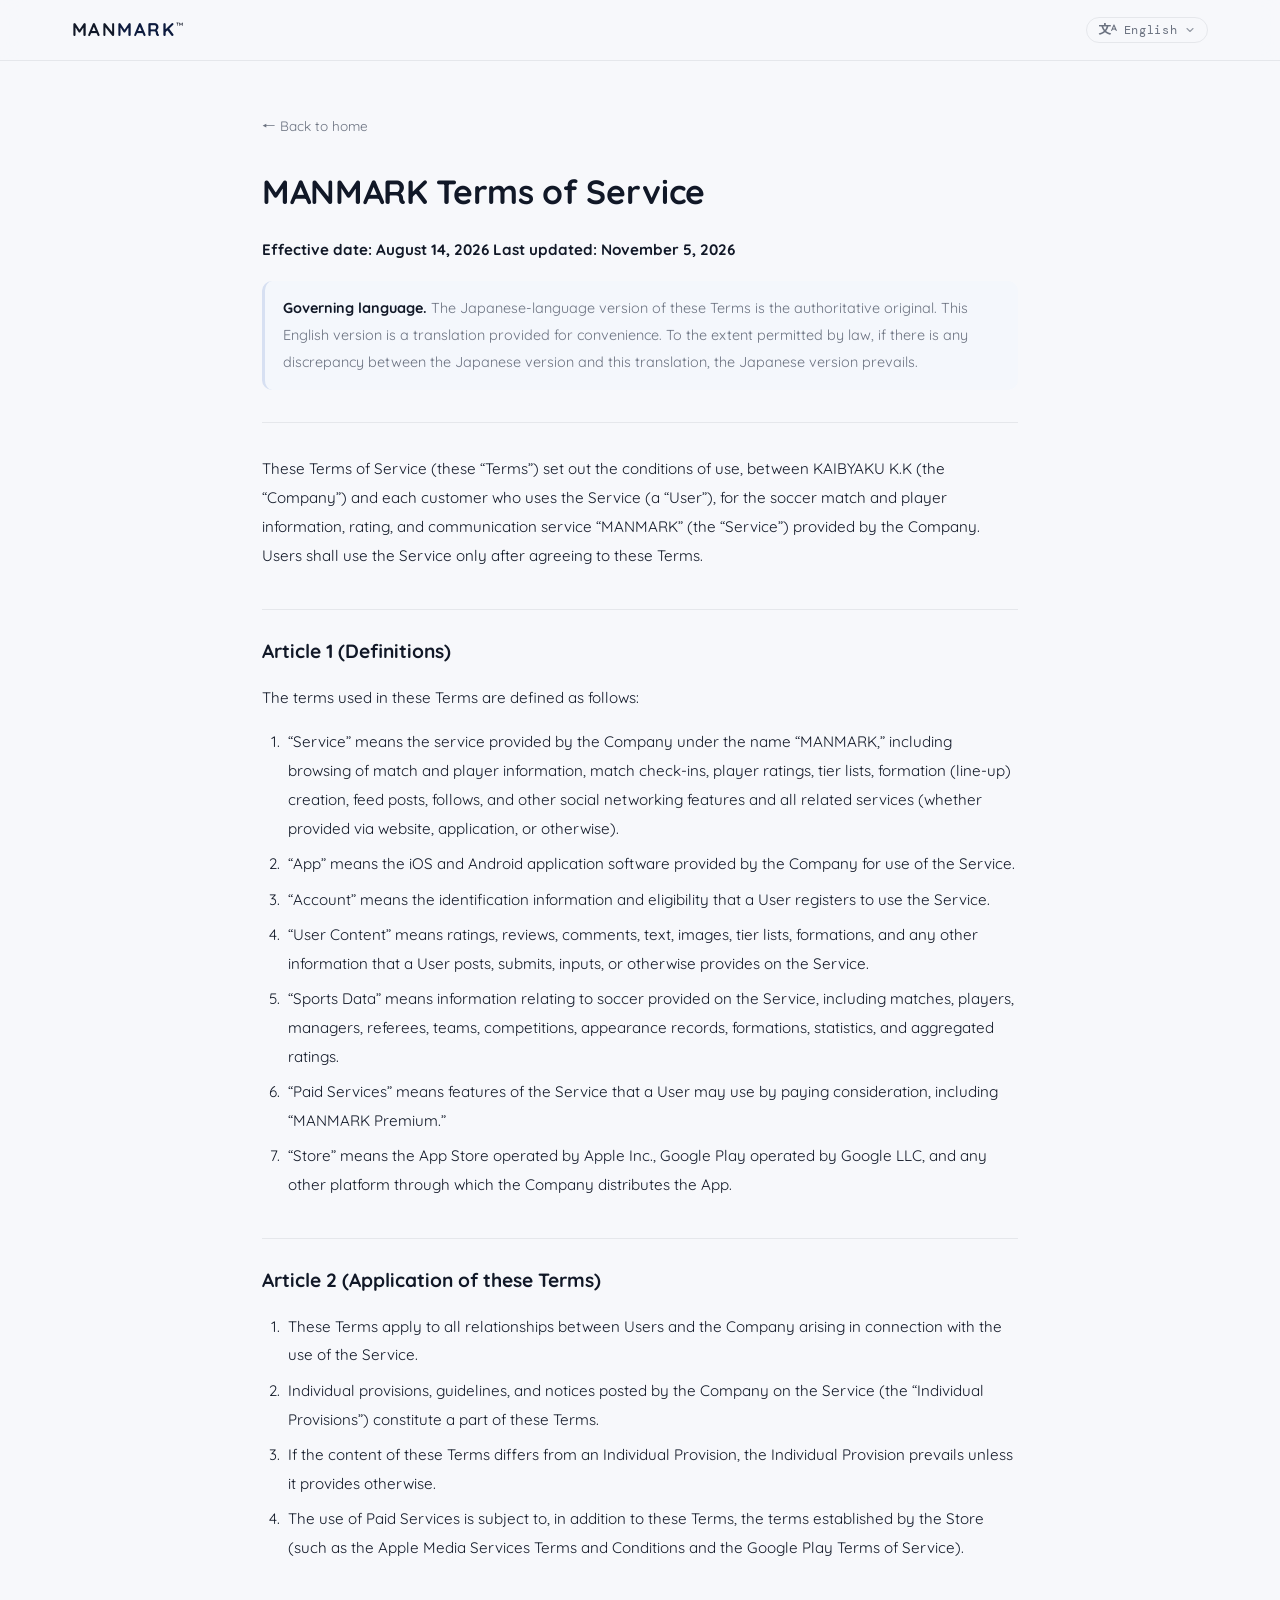
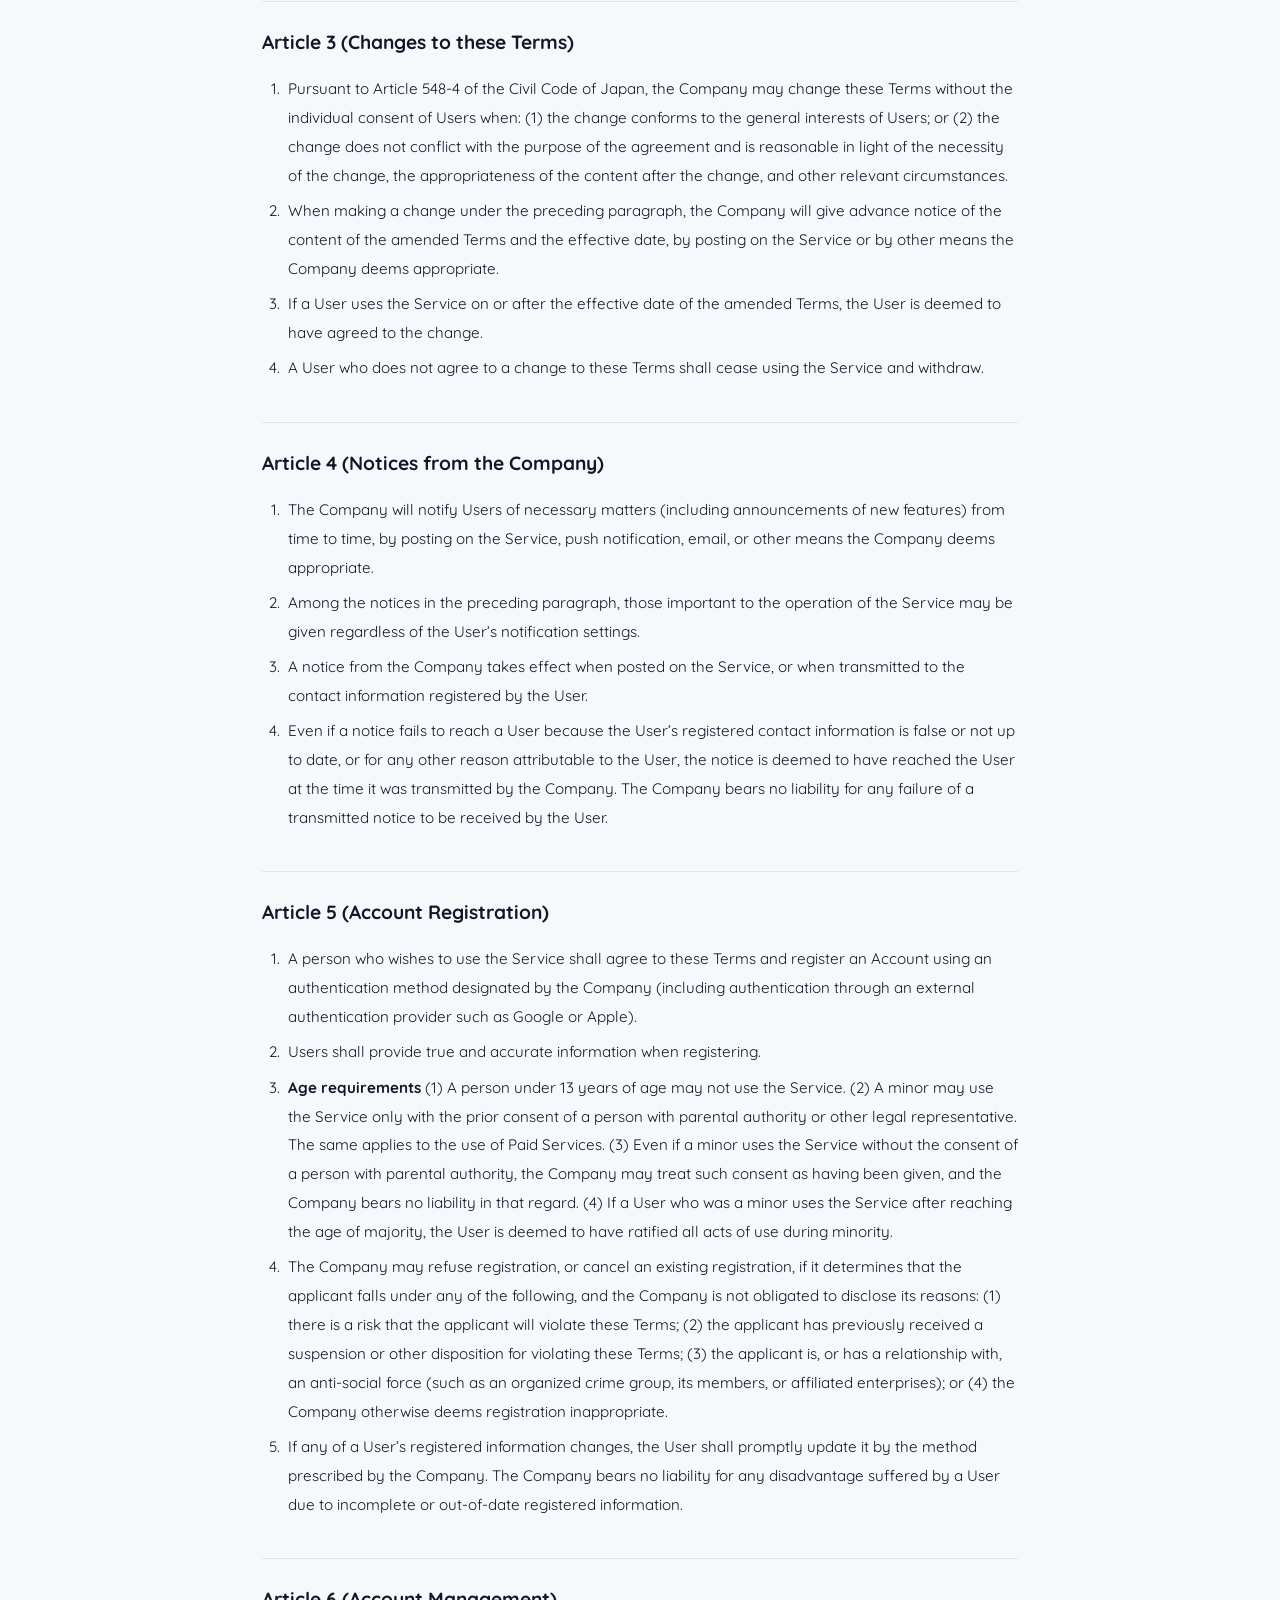
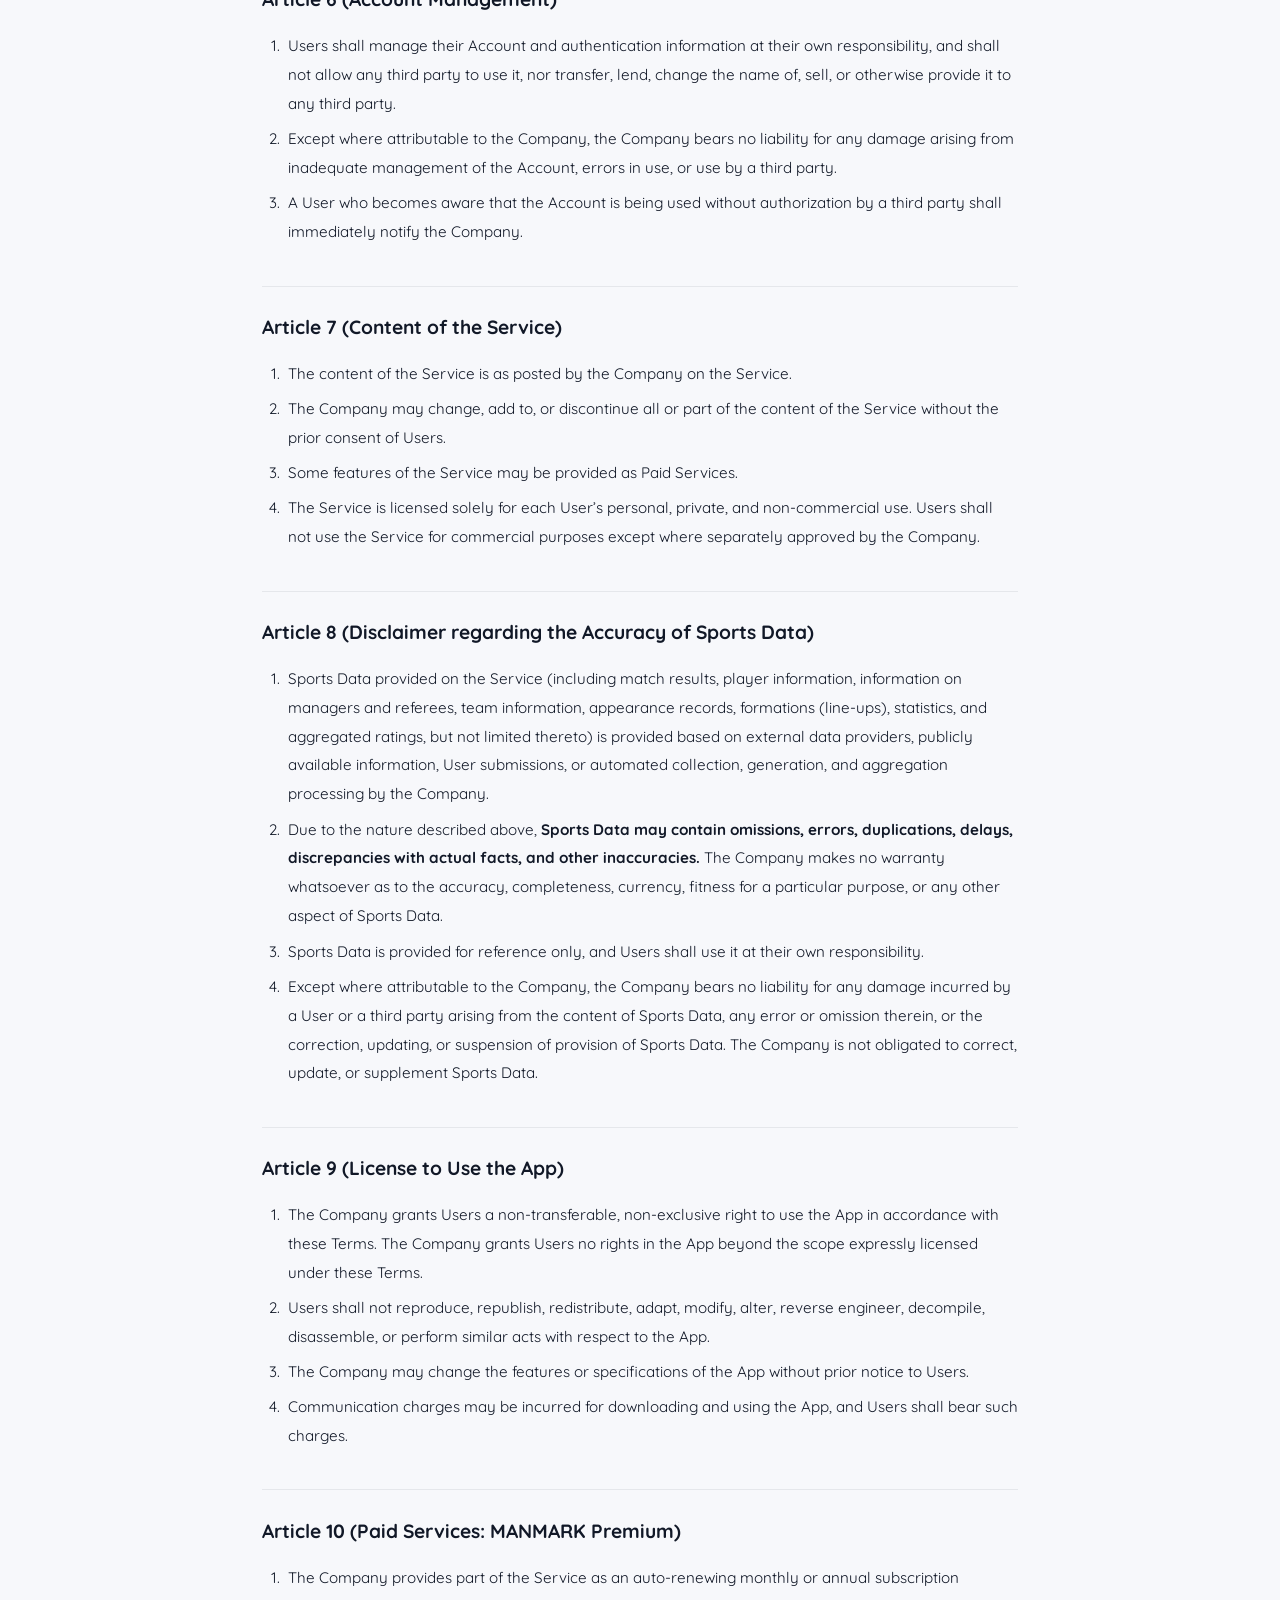
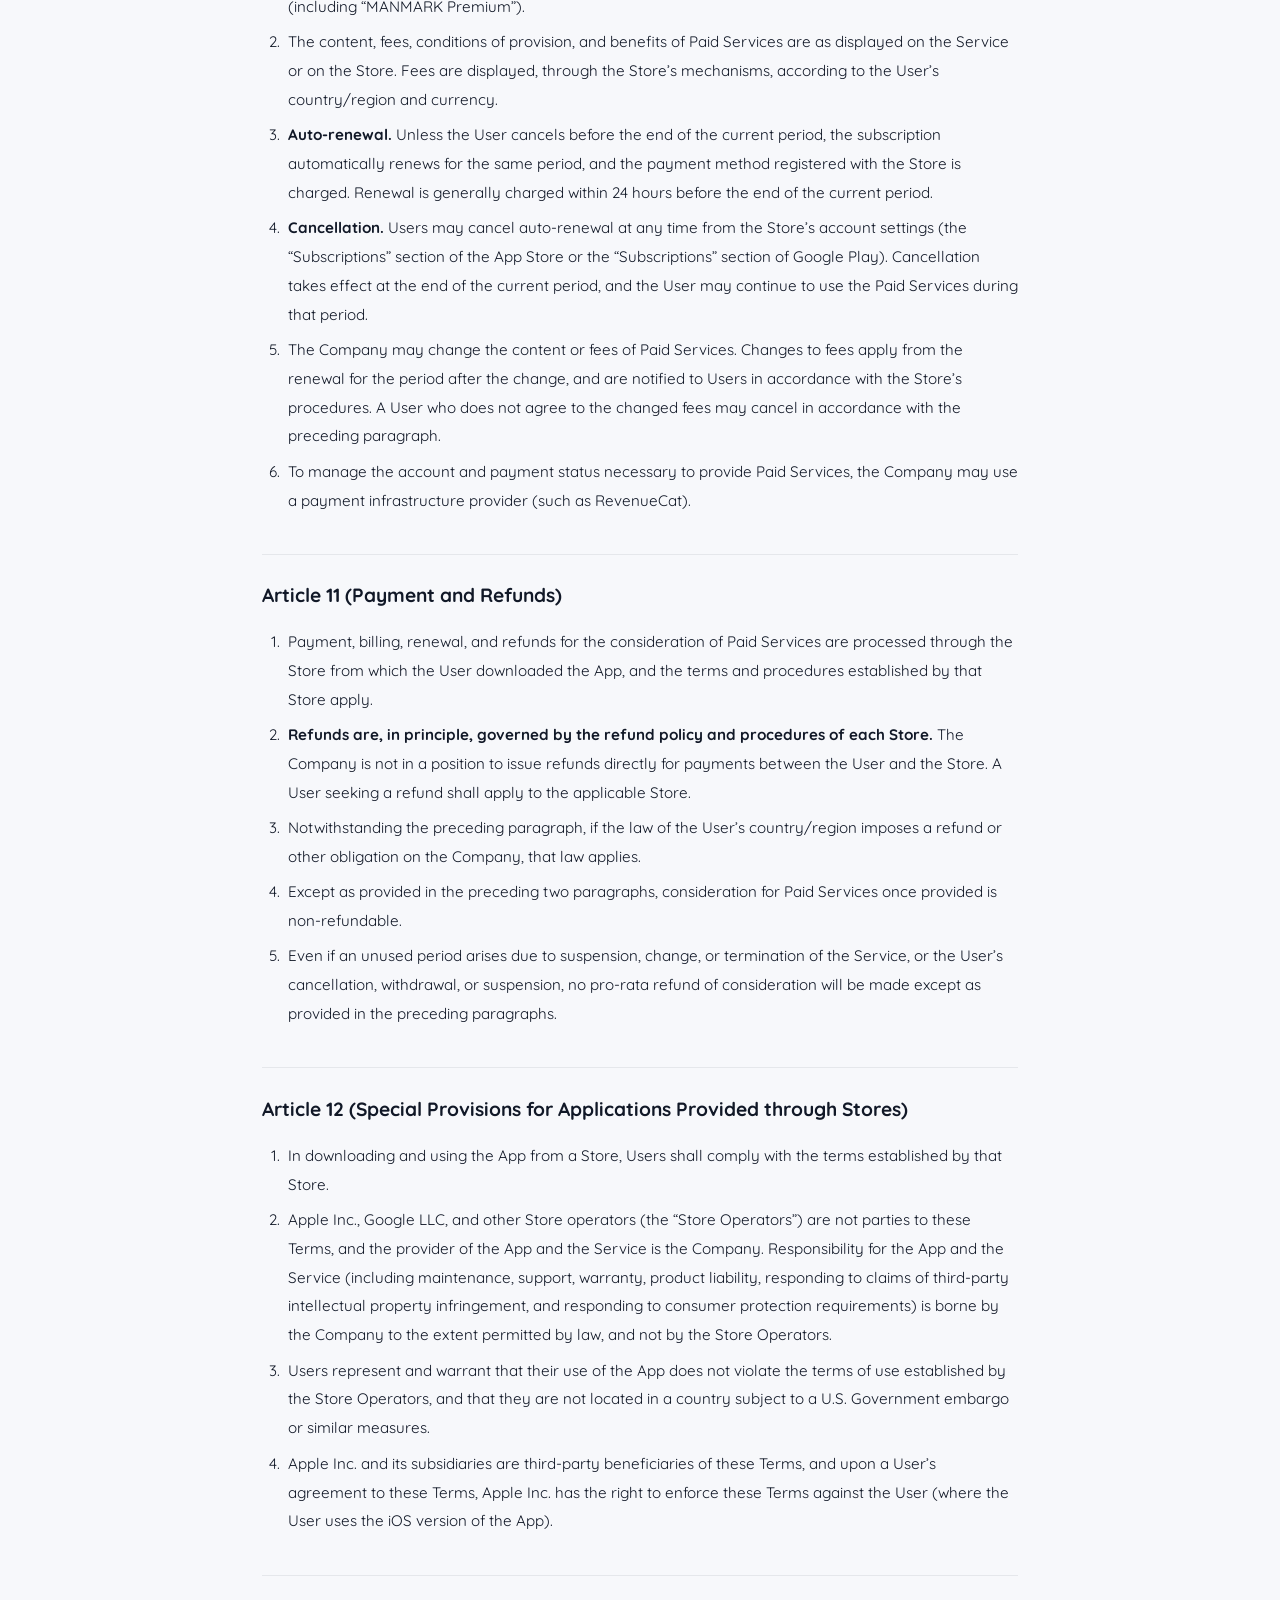
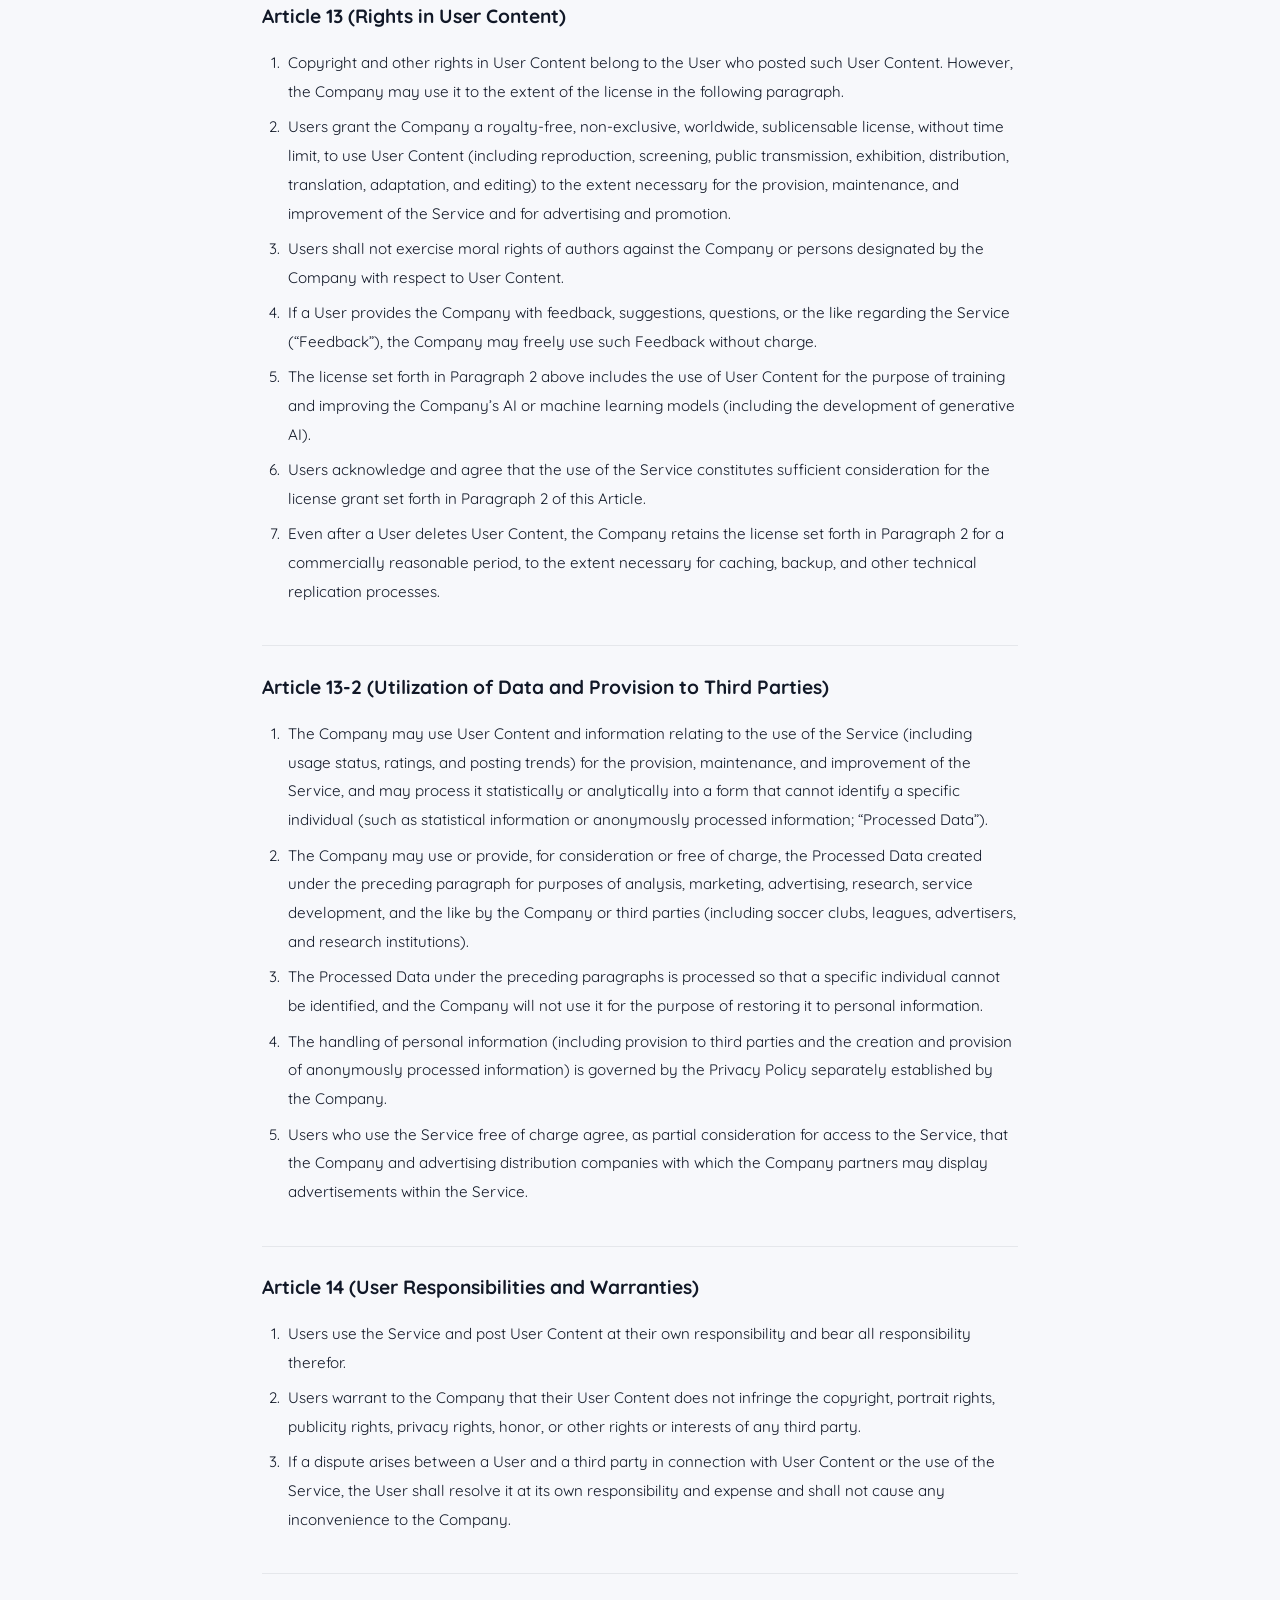
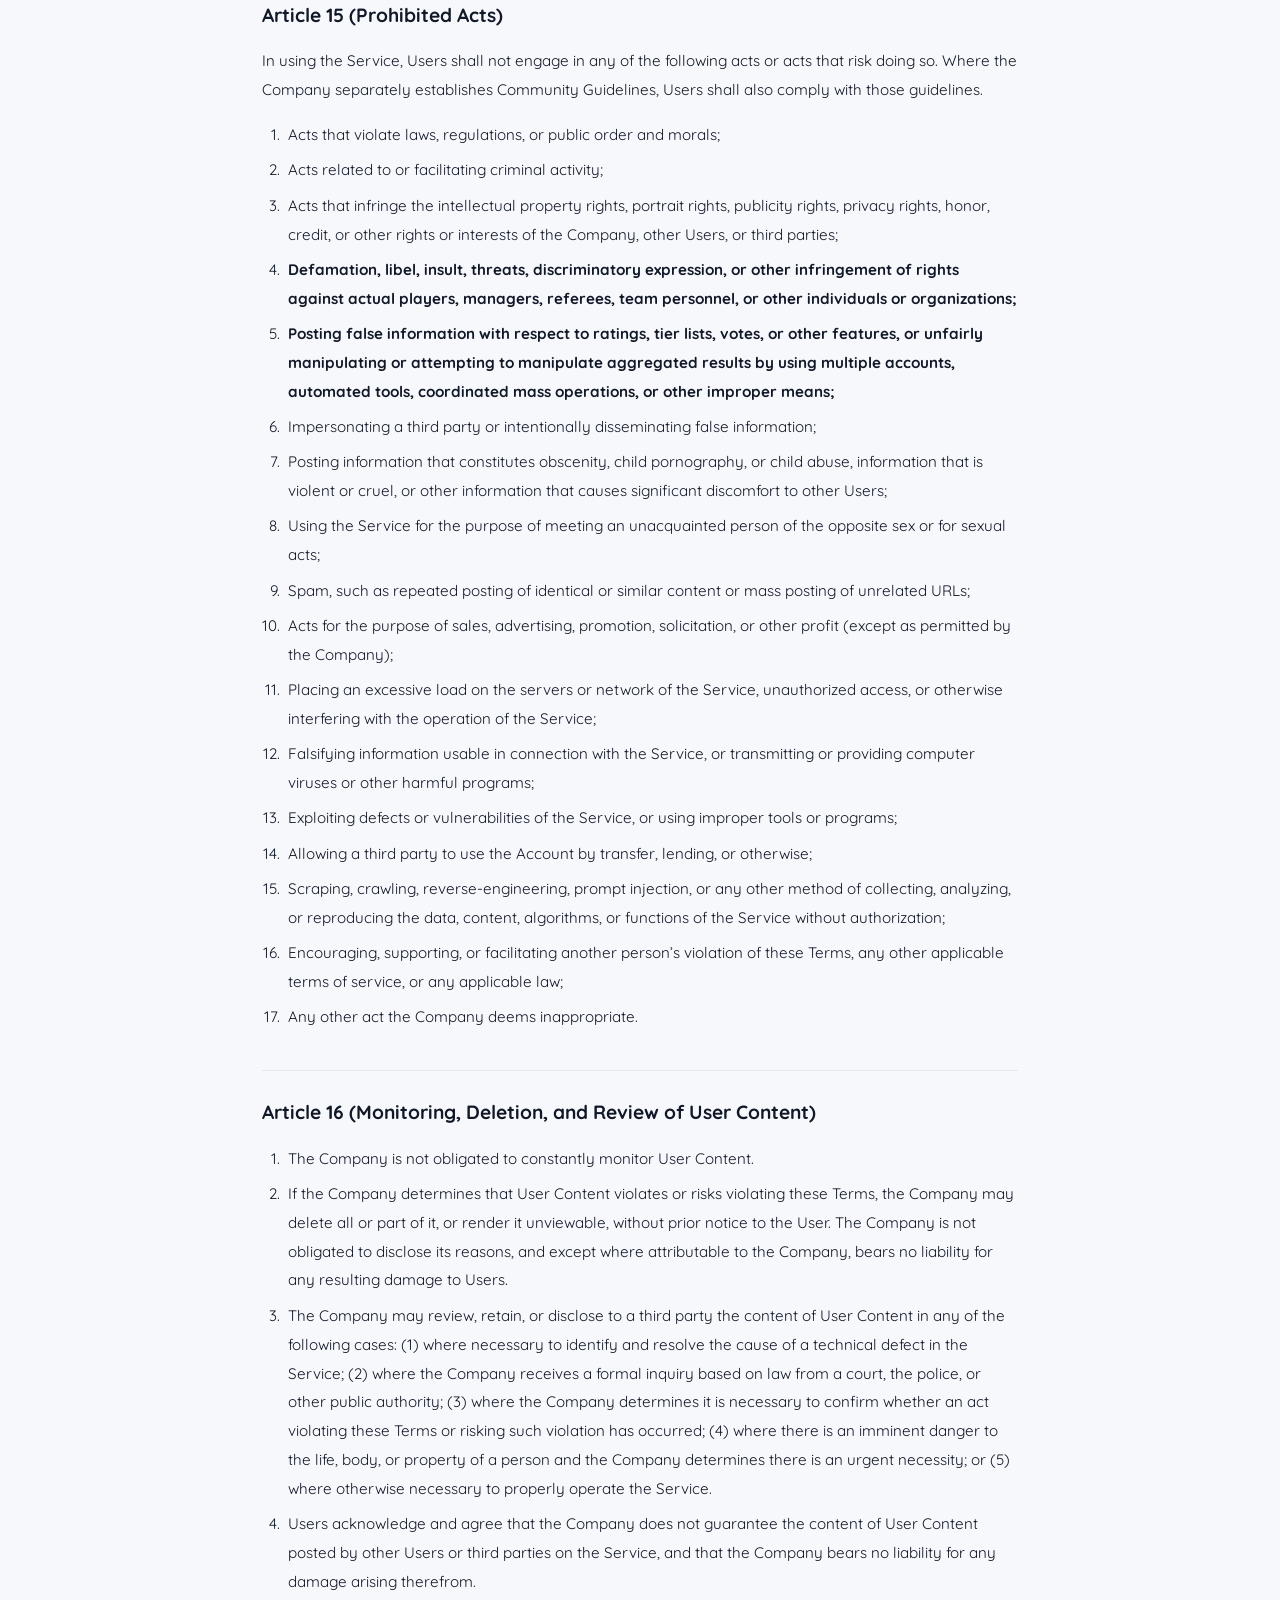
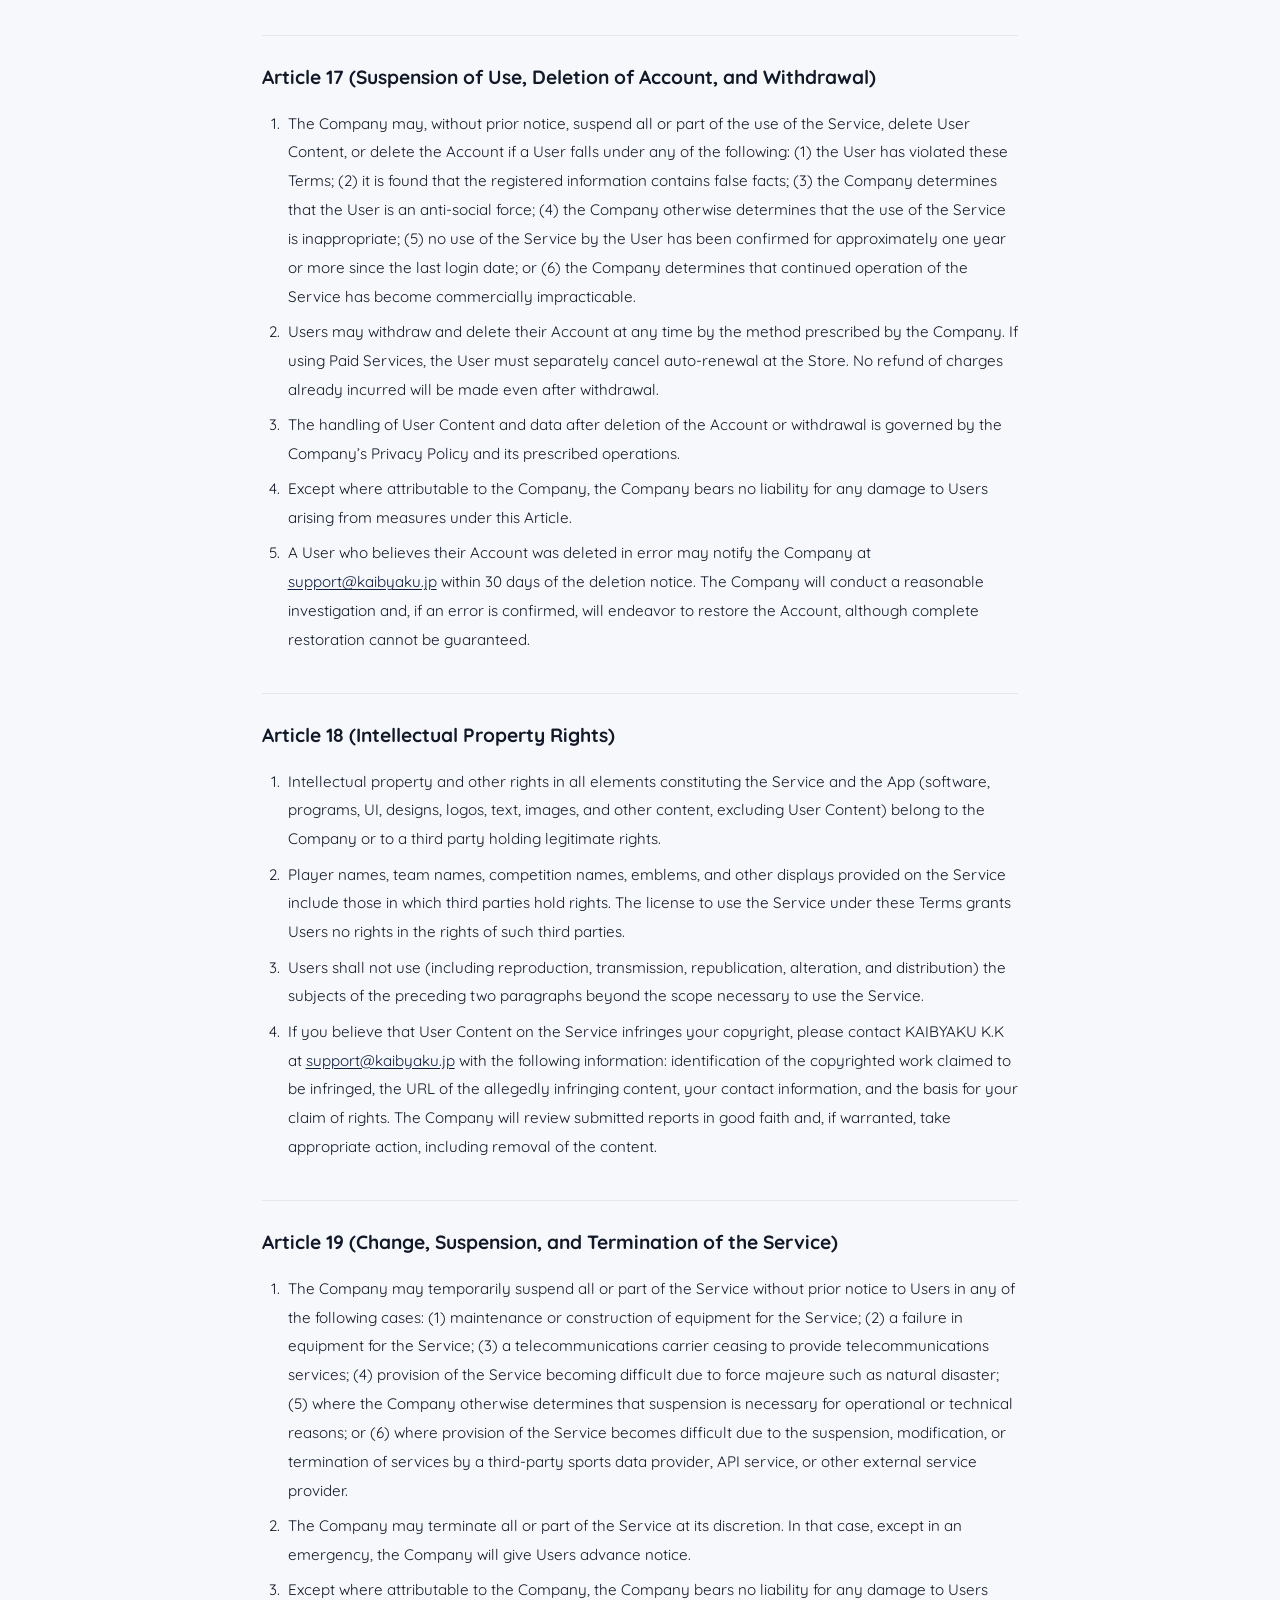
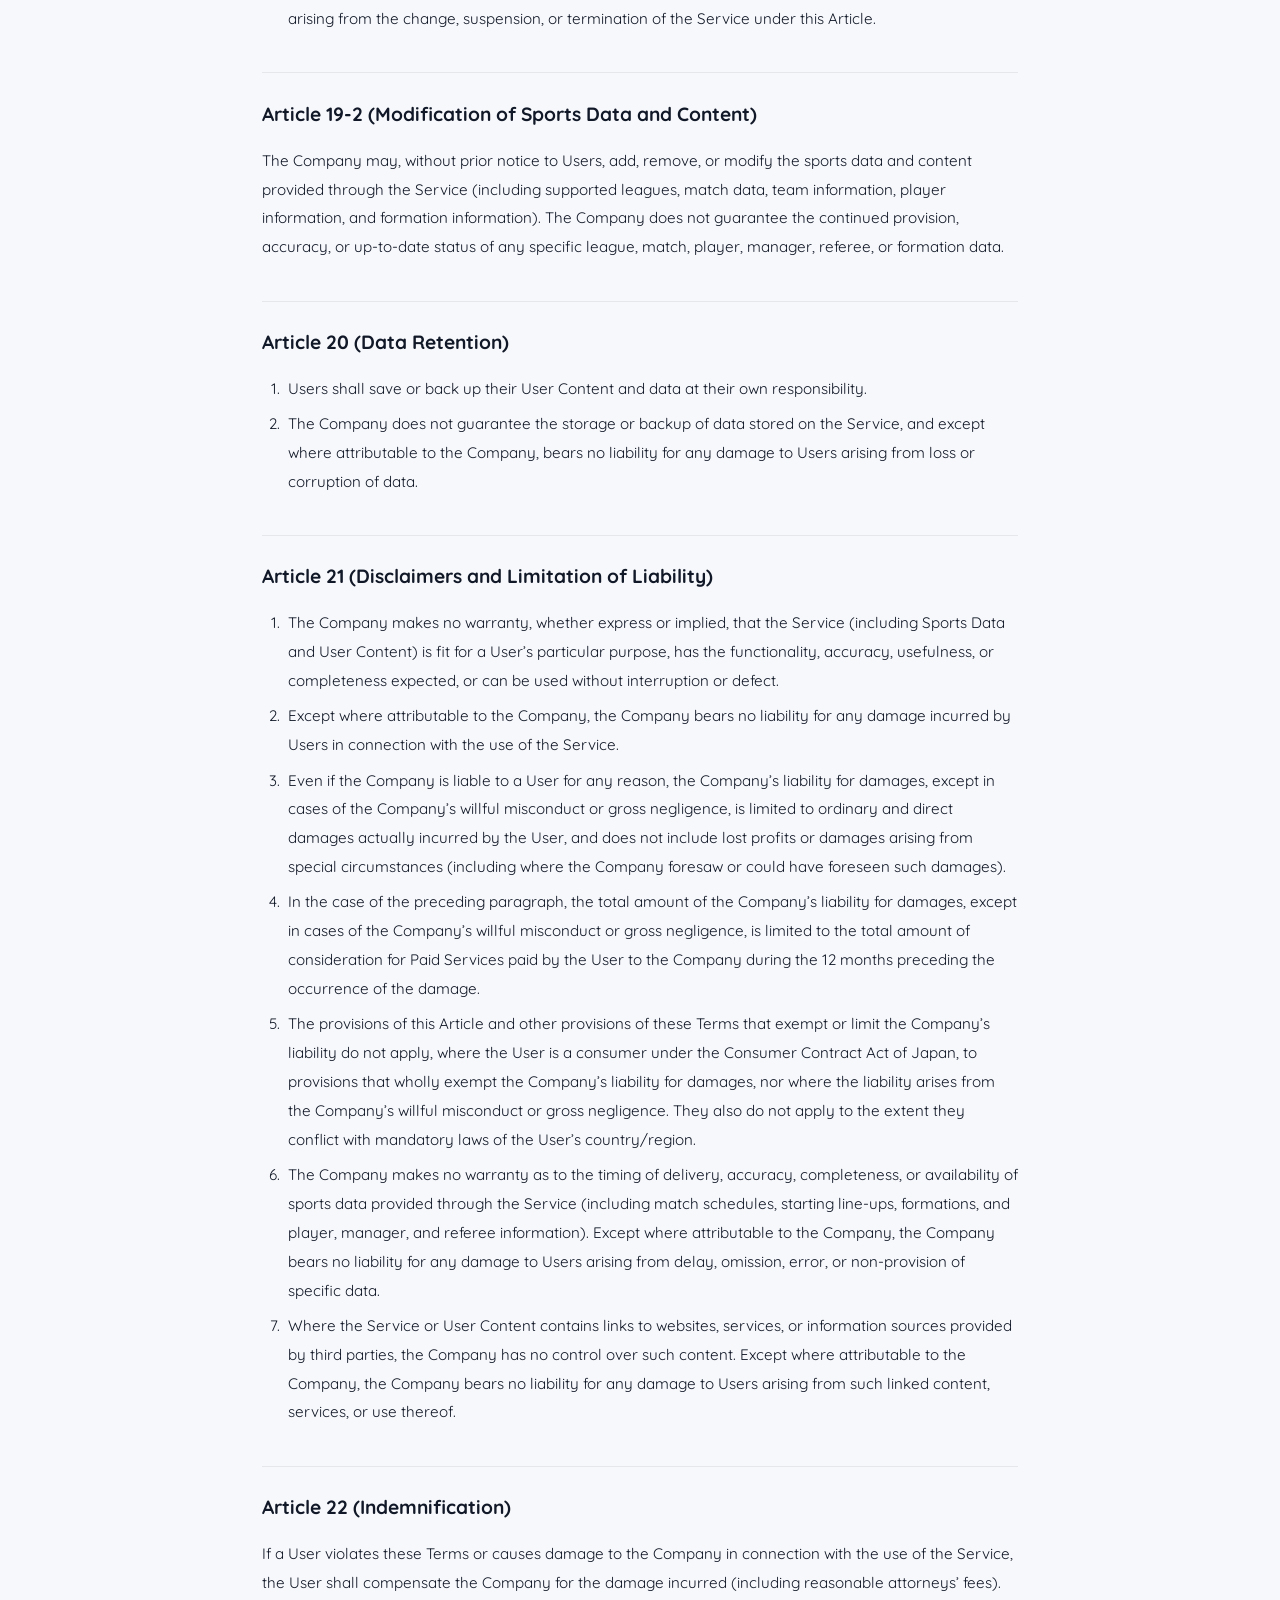
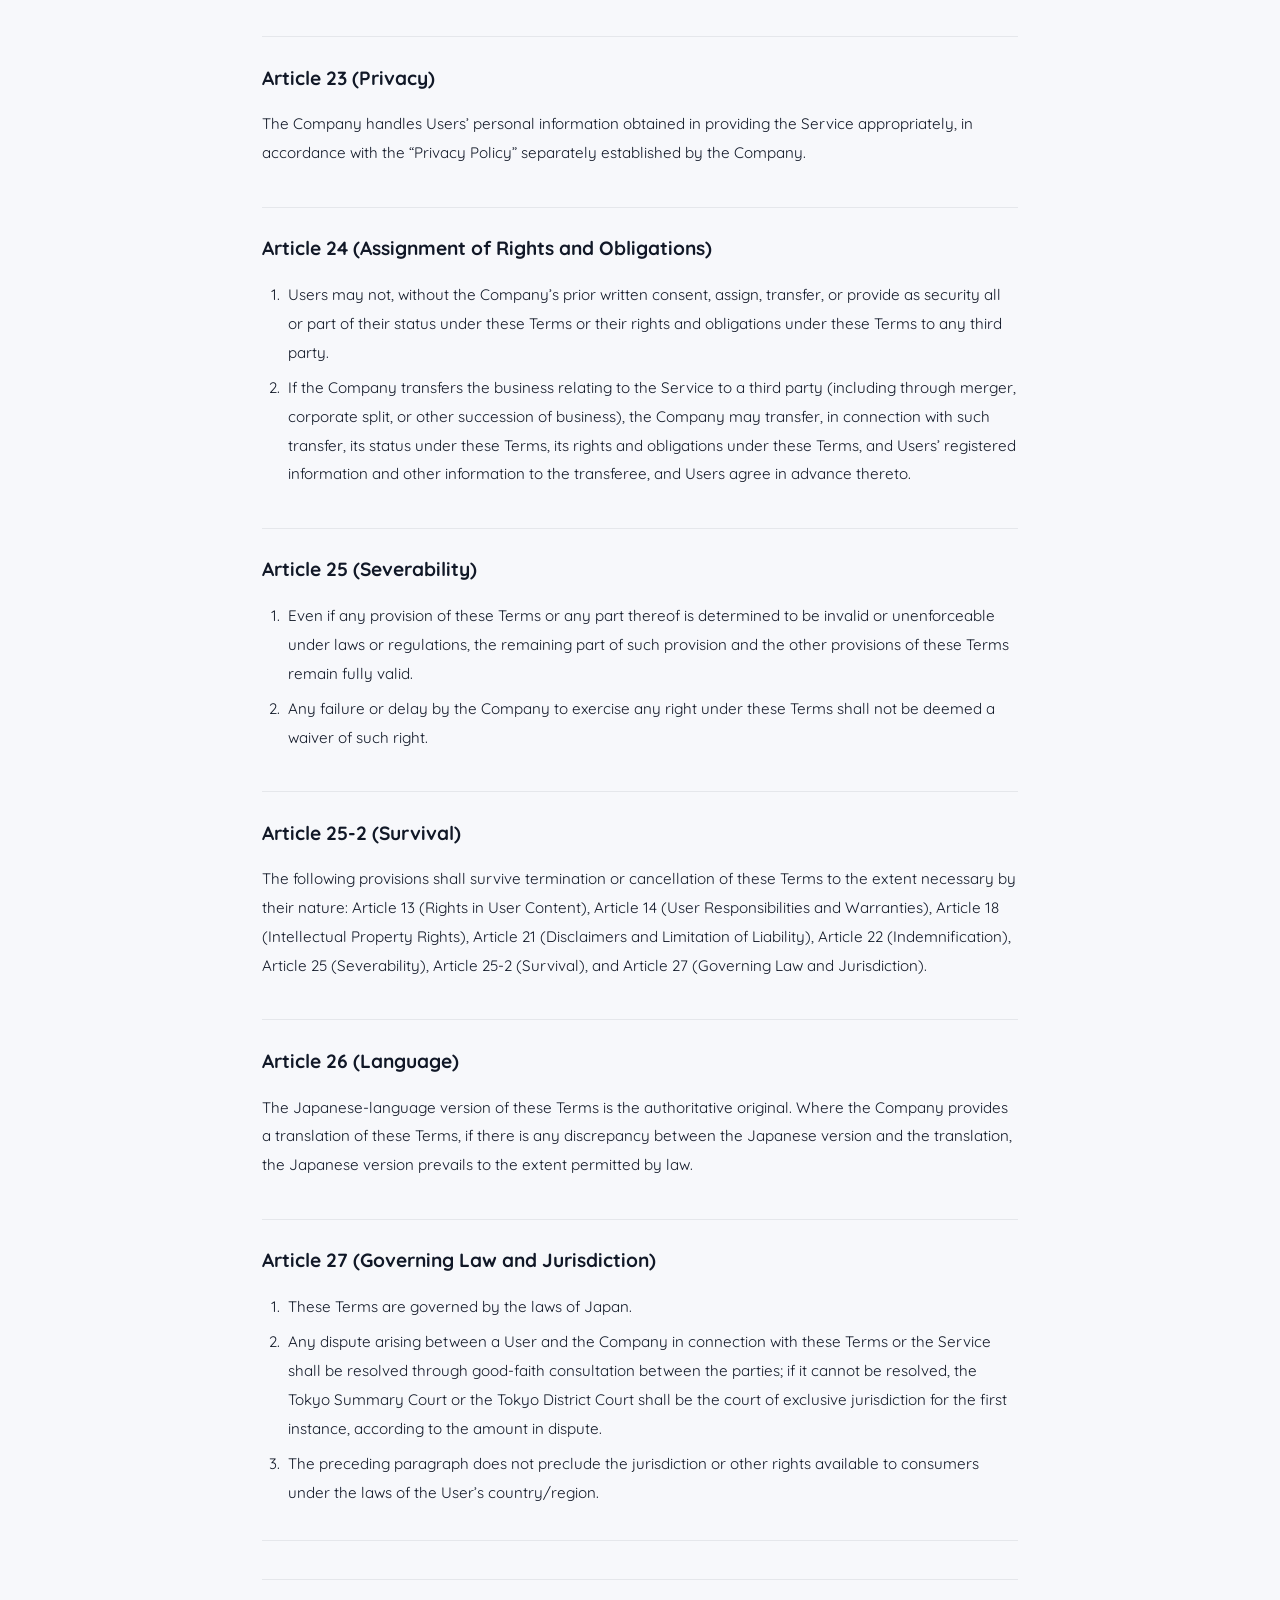
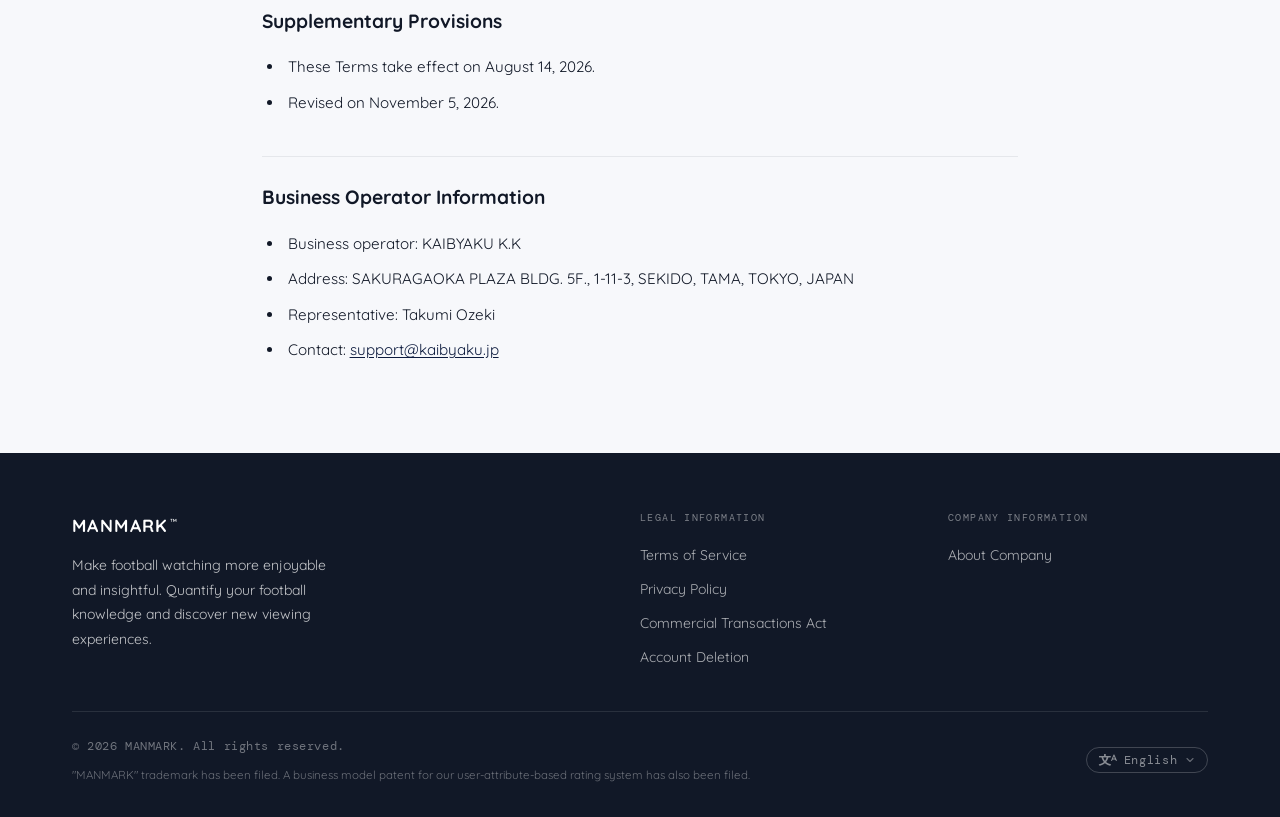
<file: terms/index.html>
<!DOCTYPE html><html lang="ja"><head><meta charset="UTF-8"><meta name="viewport" content="width=device-width, initial-scale=1.0"><meta name="referrer" content="strict-origin-when-cross-origin"><title>利用規約 — MANMARK</title><meta name="description" content="The Football Rating SNS. Score every player, coach &amp; referee. Compare with supporters worldwide."><link rel="canonical" href="https://lp.man-mark.com/terms/"><meta name="theme-color" content="#0d1b3e"><!-- Open Graph --><meta property="og:site_name" content="MANMARK"><meta property="og:title" content="利用規約 — MANMARK"><meta property="og:description" content="The Football Rating SNS. Score every player, coach &amp; referee. Compare with supporters worldwide."><meta property="og:type" content="website"><meta property="og:url" content="https://lp.man-mark.com/terms/"><meta property="og:locale" content="ja_JP"><meta property="og:image" content="https://lp.man-mark.com/og.png"><meta property="og:image:width" content="1200"><meta property="og:image:height" content="630"><meta property="og:image:alt" content="MANMARK — サッカーの熱狂を、評価として残そう。"><!-- Twitter --><meta name="twitter:card" content="summary_large_image"><meta name="twitter:title" content="利用規約 — MANMARK"><meta name="twitter:description" content="The Football Rating SNS. Score every player, coach &amp; referee. Compare with supporters worldwide."><meta name="twitter:image" content="https://lp.man-mark.com/og.png"><!-- Icons --><link rel="icon" type="image/png" sizes="32x32" href="/favicon-32.png"><link rel="icon" type="image/png" sizes="192x192" href="/favicon-192.png"><link rel="apple-touch-icon" href="/apple-touch-icon.png"><link rel="manifest" href="/site.webmanifest"><!-- Structured data --><script type="application/ld+json">{"@context":"https://schema.org","@graph":[{"@type":"SoftwareApplication","name":"MANMARK","applicationCategory":"SportsApplication","operatingSystem":"iOS, Android","description":"The Football Rating SNS. Score every player, coach & referee. Compare with supporters worldwide.","url":"https://lp.man-mark.com","image":"https://lp.man-mark.com/og.png","inLanguage":["ja","en","es","fr","it","pt","id","vi","ko","zh_TW","th","hi","tl"],"offers":{"@type":"Offer","price":"0","priceCurrency":"JPY"},"downloadUrl":["https://apps.apple.com/app/id6800361138","https://play.google.com/store/apps/details?id=com.manmark.app"],"sameAs":["https://apps.apple.com/app/id6800361138","https://play.google.com/store/apps/details?id=com.manmark.app"],"publisher":{"@type":"Organization","name":"KAIBYAKU株式会社","url":"https://kaibyaku.jp"}},{"@type":"Organization","name":"KAIBYAKU株式会社","alternateName":"KAIBYAKU K.K","url":"https://kaibyaku.jp"}]}</script><link rel="preconnect" href="https://fonts.googleapis.com"><link rel="preconnect" href="https://fonts.gstatic.com" crossorigin><link href="https://fonts.googleapis.com/css2?family=Quicksand:wght@400;500;600;700&family=Zen+Kaku+Gothic+New:wght@400;500;700&family=DM+Mono:wght@400;500&display=swap" rel="stylesheet"><!-- i18n: detect and apply language before first paint --><script>(function(){const allTranslations = "{\"en\":{\"a11y.skip\":\"Skip to main content\",\"hero.title\":\"Experience Football\\nLike Never Before.\",\"hero.subtitle\":\"Rate players, coaches, and referees on a 5-point scale.\\nSee how all supporters rate at a glance.\\nA new football viewing experience app.\",\"hero.cta\":\"Download App\",\"hero.qr.title\":\"For PC users, scan here\",\"hero.qr.description\":\"Scan with your phone to install the app\",\"hero.download.appstore.line1\":\"Download on the\",\"hero.download.appstore.line2\":\"App Store\",\"hero.download.googleplay.line1\":\"GET IT ON\",\"hero.download.googleplay.line2\":\"Google Play\",\"features.title\":\"What You Can Do with MANMARK\",\"features.subtitle\":\"Record and share your viewing experience as data\",\"features.data.0.title\":\"Rate Players, Coaches & Referees on 5-Point Scale\",\"features.data.0.description\":\"Intuitively rate each player, coach, and referee for every match. Record your viewing experience as data.\",\"features.data.1.title\":\"See Evaluations from Same Club Supporters\",\"features.data.1.description\":\"Compare average ratings from supporters of the same club. See at a glance if 'Am I the only strict one?' or 'Is everyone lenient today?'\",\"features.data.2.title\":\"Compare with All User Evaluations\",\"features.data.2.description\":\"Understand the difference between your club perspective and overall football fan evaluations. Gain objective viewpoints.\",\"features.data.3.title\":\"Season-Long Rating Trends\",\"features.data.3.description\":\"View player's season overall ratings and rating trends in graphs. Visualize growth and form fluctuations.\",\"features.data.4.title\":\"PDF Export for SNS Sharing\",\"features.data.4.description\":\"Export ratings as PDF. Share your ratings on SNS like a sports journalist.\",\"features.data.5.title\":\"Premium Special Features\",\"features.data.5.description\":\"Unlock premium perks like more image uploads, additional PDF export templates, ad-free browsing, and anonymous questions.\",\"features.data.6.title\":\"Freely create My Formation & Tier Lists\",\"features.data.6.description\":\"Anyone can freely build ideal line-ups, formations, and player tier lists — and share what they make.\",\"features.data.7.title\":\"Ask questions & connect with users\",\"features.data.7.description\":\"Ask other users about anything and answer each other. Connect with fellow football fans.\",\"benefits.title\":\"Perfect For You If\",\"benefits.subtitle\":\"MANMARK is the app for those who want to enjoy football more deeply\",\"benefits.note\":\"*Actual data is displayed in the app\",\"benefits.list.0\":\"You take notes on player performance every match\",\"benefits.list.1\":\"You want to visualize referee and coach evaluations with data\",\"benefits.list.2\":\"You want to compile match impressions in one app instead of losing them on social media\",\"benefits.list.3\":\"You want to compare evaluations with fellow supporters and get excited\",\"benefits.list.4\":\"You want to track player growth throughout the season\",\"faq.title\":\"Frequently Asked Questions\",\"faq.subtitle\":\"Common questions about MANMARK\",\"faq.cat.basic\":\"General & Account\",\"faq.cat.features\":\"Ratings & Features\",\"faq.cat.billing\":\"Plans & Billing\",\"faq.0.question\":\"Can I rate from a web browser?\",\"faq.0.answer\":\"Currently only iOS / Android app versions are supported.\",\"faq.1.question\":\"Does the app use real names?\",\"faq.1.answer\":\"You are free to use a nickname.\",\"faq.2.question\":\"Can I register multiple clubs as my supported club?\",\"faq.2.answer\":\"Each user can register one supported club. You can change your supported club, though there is a limit on how many times you can change it within a given period. This ensures ratings authentically reflect the voice of fans who support the same club. You can still rate matches from other clubs.\",\"faq.3.question\":\"Which leagues are supported?\",\"faq.3.answer\":\"We support major leagues worldwide. Premier League, La Liga, Serie A, Bundesliga, Ligue 1, and other popular leagues are all covered. We'll consider adding other leagues upon request.\",\"faq.4.question\":\"Can ratings be edited later?\",\"faq.4.answer\":\"Yes, you can edit your rating. Open the match in the app and re-rate.\",\"faq.5.question\":\"Are my ratings visible to other users?\",\"faq.5.answer\":\"Your individual rating scores are public on your user profile page. Aggregated averages for your club's supporters and all users are also displayed.\",\"faq.6.question\":\"How much does MANMARK Premium cost?\",\"faq.6.answer\":\"Please check the App Store or Google Play for pricing. There is no free trial period.\",\"faq.7.question\":\"How long after a match can I rate?\",\"faq.7.answer\":\"You can rate any time after the match has kicked off.\",\"faq.8.question\":\"What if I can't find a player or match?\",\"faq.8.answer\":\"We add data continuously. If you can't find your league or match, please contact support@kaibyaku.jp.\",\"faq.9.question\":\"Which OS versions are supported?\",\"faq.9.answer\":\"iOS 15.1 or later, and Android 7.0 or later.\",\"faq.10.question\":\"What payment methods are available?\",\"faq.10.answer\":\"Apple ID billing or Google Play billing.\",\"faq.11.question\":\"How do I cancel MANMARK Premium or stop auto-renewal?\",\"faq.11.answer\":\"[Apple ID] Settings app → Your name → Subscriptions → Select MANMARK → Cancel subscription.\\n[Google Play] Google Play → Subscriptions → Select MANMARK → Cancel subscription.\\n\\nPlease complete cancellation at least 24 hours before the renewal date. Premium features remain available until the end of the paid period (immediate cancellation is not available).\",\"faq.12.question\":\"I see \\\"This purchase is blocked by the developer\\\" during payment.\",\"faq.12.answer\":\"Please check and update your Google account information. If the issue persists after reviewing your settings, please contact Google Play support.\",\"howItWorks.title\":\"Simple 3-Step Process\",\"howItWorks.subtitle\":\"Get started immediately after downloading the app\",\"howItWorks.step.0.title\":\"Register Your Favorite Club\",\"howItWorks.step.0.description\":\"First, choose the club you support most. Your record starts here.\",\"howItWorks.step.1.title\":\"Select Match and Rate\",\"howItWorks.step.1.description\":\"After the match ends, quickly rate players, coaches, and referees on a 5-point scale. Capture the temperature of the match you felt.\",\"howItWorks.step.2.title\":\"Check Everyone's Ratings\",\"howItWorks.step.2.description\":\"Compare and enjoy ratings from supporters of the same club and all users. Let's discuss with data.\",\"ip.patent\":\"Business Model Patent — Filed\",\"ip.trademark\":\"Trademark — Filed\",\"ip.subject\":\"Business model patent: user-attribute-based rating system\",\"legal.back\":\"← Back to home\",\"cta.title\":\"Get started with MANMARK\",\"cta.subtitle\":\"Free download. Turn every match you watch into ratings.\",\"notfound.title\":\"Page not found\",\"notfound.desc\":\"The page you're looking for doesn't exist or may have moved.\",\"footer.legal\":\"Legal Information\",\"footer.company_info\":\"Company Information\",\"footer.description\":\"Make football watching more enjoyable and insightful. Quantify your football knowledge and discover new viewing experiences.\",\"footer.company\":\"About Company\",\"footer.terms\":\"Terms of Service\",\"footer.privacy\":\"Privacy Policy\",\"footer.commercial\":\"Commercial Transactions Act\",\"footer.account_delete\":\"Account Deletion\",\"footer.ip_notice\":\"\\\"MANMARK\\\" trademark has been filed. A business model patent for our user-attribute-based rating system has also been filed.\",\"footer.copyright\":\"© 2026 MANMARK. All rights reserved.\"},\"ja\":{\"a11y.skip\":\"本文へスキップ\",\"hero.title\":\"サッカーの熱狂を、\\n評価として残そう。\",\"hero.subtitle\":\"選手・監督・審判を5段階評価。\\nサポーターみんなの採点が一目でわかる、\\n新しいサッカー観戦体験アプリ。\",\"hero.cta\":\"アプリをダウンロード\",\"hero.qr.title\":\"PCで見ている方はこちらから\",\"hero.qr.description\":\"スマホで読み取ってアプリをインストール\",\"hero.download.appstore.line1\":\"Download on the\",\"hero.download.appstore.line2\":\"App Store\",\"hero.download.googleplay.line1\":\"GET IT ON\",\"hero.download.googleplay.line2\":\"Google Play\",\"features.title\":\"MANMARK でできること\",\"features.subtitle\":\"あなたの観戦体験を、データとして記録し、共有しよう\",\"features.data.0.title\":\"選手・監督・審判を5段階で採点\",\"features.data.0.description\":\"試合ごとに、各選手・監督・審判へ直感的に評価をつけられる。あなたの観戦体験をデータとして記録。\",\"features.data.1.title\":\"同じクラブサポーターの評価が見える\",\"features.data.1.description\":\"自分と同じクラブを応援するサポーター達の平均評価を比較できます。「自分だけ厳しい？」「みんな今日は甘め？」が一目で見える。\",\"features.data.2.title\":\"全ユーザーの評価と見比べられる\",\"features.data.2.description\":\"自分のクラブ目線と、サッカーファン全体の評価の差がわかる。客観的な視点も手に入る。\",\"features.data.3.title\":\"シーズン通しての評価推移\",\"features.data.3.description\":\"選手のシーズン総合評価や、評価の推移をグラフで確認できる。成長や調子の波を可視化。\",\"features.data.4.title\":\"PDF出力でSNSシェア\",\"features.data.4.description\":\"評価結果をPDF出力。記者の気分でSNSに評価を共有できます。\",\"features.data.5.title\":\"プレミアム特別機能\",\"features.data.5.description\":\"画像アップロード数の拡張、PDF出力テンプレートの追加、広告非表示、匿名での質問など、プレミアムならではの機能を利用可能。\",\"features.data.6.title\":\"マイフォーメーション・Tierリストを自由に作成\",\"features.data.6.description\":\"理想のスタメンやフォーメーション、選手のTierリストを誰でも自由に作成。作った編成はシェアもできます。\",\"features.data.7.title\":\"他のユーザーに質問・交流できる\",\"features.data.7.description\":\"気になることを他のユーザーに質問したり、回答し合ったり。サッカー好き同士でつながれます。\",\"benefits.title\":\"こんな方におすすめ\",\"benefits.subtitle\":\"MANMARKは、サッカーをもっと深く楽しみたいあなたのためのアプリです\",\"benefits.note\":\"＊アプリでは実データが入ります\",\"benefits.list.0\":\"毎試合、選手の出来を自分なりにメモしている\",\"benefits.list.1\":\"審判や監督への評価も、ちゃんとデータで可視化したい\",\"benefits.list.2\":\"SNSでは流れてしまう試合の感想を、1つのアプリにまとめたい\",\"benefits.list.3\":\"サポーター仲間と評価を比較して盛り上がりたい\",\"benefits.list.4\":\"シーズンを通して選手の成長を追いかけたい\",\"faq.title\":\"よくある質問\",\"faq.subtitle\":\"MANMARKについてのよくある質問をまとめました\",\"faq.cat.basic\":\"基本・アカウント\",\"faq.cat.features\":\"評価・機能\",\"faq.cat.billing\":\"課金・決済\",\"faq.0.question\":\"Webブラウザからも評価できますか？\",\"faq.0.answer\":\"現在はiOS / Androidアプリ版のみ対応しています。\",\"faq.1.question\":\"アプリの利用は実名ですか？\",\"faq.1.answer\":\"ニックネームでのご利用も可能です。\",\"faq.2.question\":\"複数のクラブをサポートクラブとして登録できますか？\",\"faq.2.answer\":\"サポートクラブの登録は1ユーザーにつき1クラブとなります。サポートクラブの変更は一定期間での変更数に制限はございますが、変更可能です。これは同じクラブを応援するサポーターの真の声を反映し比較を可能にするためです。ただし他のクラブの試合も評価することは可能です。\",\"faq.3.question\":\"どのリーグに対応していますか？\",\"faq.3.answer\":\"世界中の主要リーグに対応しています。プレミアリーグ、ラ・リーガ、セリエA、ブンデスリーガ、リーグアンなど、人気のリーグは全てカバーしています。リクエストがあれば、他のリーグの追加も検討いたします。\",\"faq.4.question\":\"評価は後から修正できますか？\",\"faq.4.answer\":\"評価は修正可能です。アプリから対象の試合を開き、再度評価を行ってください。\",\"faq.5.question\":\"自分の評価は他のユーザーに見えますか？\",\"faq.5.answer\":\"ユーザー詳細ページにて、個人の評価スコアは公開されます。また、同じクラブのサポーター全体・全ユーザーの集計平均値もご覧いただけます。\",\"faq.6.question\":\"MANMARK Premiumの料金はいくらですか？\",\"faq.6.answer\":\"App Store または Google Play でご確認ください。無料トライアル期間はございません。\",\"faq.7.question\":\"試合後どのくらいまで評価できますか？\",\"faq.7.answer\":\"試合開始後であればいつでも評価可能です。\",\"faq.8.question\":\"選手や試合が見つからない場合は？\",\"faq.8.answer\":\"対応データは随時追加しています。見つからない場合は support@kaibyaku.jp までお知らせください。\",\"faq.9.question\":\"対応しているOSバージョンは？\",\"faq.9.answer\":\"iOS 15.1以降、Android 7.0以降に対応しています。\",\"faq.10.question\":\"決済方法はどのようなものがありますか？\",\"faq.10.answer\":\"Apple ID決済またはGoogle Play決済に対応しています。\",\"faq.11.question\":\"MANMARK Premiumを解約・自動更新を停止するには？\",\"faq.11.answer\":\"【Apple ID決済】iPhoneの設定アプリ → お名前 → サブスクリプション → MANMARKを選択 → サブスクリプションをキャンセル。\\n【Google Play決済】Google Play → 定期購入 → MANMARKを選択 → 定期購入を解約。\\n\\n自動更新の24時間前までに手続きをお済ませください。解約後も有料期間終了まで有料機能をご利用いただけます（即時解約はできません）。\",\"faq.12.question\":\"決済時に「この購入はデベロッパーによりブロックされています」と表示される\",\"faq.12.answer\":\"お客様のGoogleアカウントの基本情報をご確認のうえ、正しい内容に更新してください。設定を見直しても解決しない場合は、Google Playストアへお問い合わせください。\",\"howItWorks.title\":\"使い方はかんたん、3ステップ\",\"howItWorks.subtitle\":\"アプリをダウンロードしたら、すぐに始められます\",\"howItWorks.step.0.title\":\"好きなクラブを登録\",\"howItWorks.step.0.description\":\"まずは、あなたが一番応援しているクラブを1つ選びます。あなたの記録はここから始まる。\",\"howItWorks.step.1.title\":\"試合を選んで評価\",\"howItWorks.step.1.description\":\"試合終了後に、選手・監督・審判を5段階でサクッと評価。あなたの感じた試合の温度を残そう。\",\"howItWorks.step.2.title\":\"みんなの評価をチェック\",\"howItWorks.step.2.description\":\"自分と同じクラブサポーター、全ユーザーの評価を比較して楽しむ。データで語り合おう。\",\"ip.patent\":\"ビジネスモデル特許 出願済\",\"ip.trademark\":\"商標登録 出願済\",\"ip.subject\":\"ビジネスモデル特許：ユーザー属性による評価システム\",\"legal.back\":\"← ホームに戻る\",\"cta.title\":\"さあ、MANMARKを始めよう\",\"cta.subtitle\":\"無料ダウンロード。あなたの観戦を、評価として残そう。\",\"notfound.title\":\"ページが見つかりません\",\"notfound.desc\":\"お探しのページは存在しないか、移動した可能性があります。\",\"footer.legal\":\"法的情報\",\"footer.company_info\":\"会社情報\",\"footer.description\":\"サッカー観戦をもっと深く、もっと楽しく。あなたの「見る目」を数値化し、新しい観戦体験を提供します。\",\"footer.company\":\"運営会社について\",\"footer.terms\":\"利用規約\",\"footer.privacy\":\"プライバシーポリシー\",\"footer.commercial\":\"特定商取引法に基づく表記\",\"footer.account_delete\":\"アカウントの削除\",\"footer.ip_notice\":\"「MANMARK」は商標登録を出願済みです。ユーザー属性による評価システムに関するビジネスモデル特許も出願済みです。\",\"footer.copyright\":\"© 2026 MANMARK. All rights reserved.\"},\"es\":{\"hero.title\":\"Vive el Fútbol\\nComo Nunca Antes\",\"hero.subtitle\":\"Califica jugadores, entrenadores y árbitros en escala de 5 puntos.\\nVe las puntuaciones de todos los aficionados de un vistazo.\\nUna nueva app de experiencia futbolística.\",\"hero.cta\":\"Descargar App\",\"hero.qr.title\":\"Para usuarios de PC, escanea aquí\",\"hero.qr.description\":\"Escanea con tu teléfono para instalar la app\",\"hero.download.appstore.line1\":\"Descargar en\",\"hero.download.appstore.line2\":\"App Store\",\"hero.download.googleplay.line1\":\"DISPONIBLE EN\",\"hero.download.googleplay.line2\":\"Google Play\",\"features.title\":\"Lo que puedes hacer con MANMARK\",\"features.subtitle\":\"Registra y comparte tu experiencia como datos\",\"features.data.0.title\":\"Califica Jugadores, Entrenadores y Árbitros en Escala de 5 Puntos\",\"features.data.0.description\":\"Califica intuitivamente a cada jugador, entrenador y árbitro en cada partido. Registra tu experiencia de visualización como datos.\",\"features.data.1.title\":\"Ve Evaluaciones de Aficionados del Mismo Club\",\"features.data.1.description\":\"Compara calificaciones promedio de aficionados del mismo club. Ve de un vistazo si '¿Soy el único estricto?' o '¿Todos están siendo indulgentes hoy?'\",\"features.data.2.title\":\"Compara con Todas las Evaluaciones de Usuarios\",\"features.data.2.description\":\"Entiende la diferencia entre tu perspectiva del club y las evaluaciones generales de aficionados al fútbol. Obtén puntos de vista objetivos.\",\"features.data.3.title\":\"Tendencias de calificación de temporada\",\"features.data.3.description\":\"Ve las calificaciones y tendencias de la temporada en gráficos. Visualiza el crecimiento y la forma.\",\"features.data.4.title\":\"Exportar PDF para compartir en redes\",\"features.data.4.description\":\"Exporta calificaciones como PDF. Comparte en redes sociales como un periodista deportivo.\",\"features.data.5.title\":\"Funciones Premium Especiales\",\"features.data.5.description\":\"Desbloquea ventajas premium como más subidas de imágenes, plantillas adicionales de exportación PDF, navegación sin anuncios y preguntas anónimas.\",\"features.data.6.title\":\"Crea libremente tu Formación y Tier Lists\",\"features.data.6.description\":\"Cualquiera puede crear alineaciones ideales, formaciones y tier lists de jugadores, y compartir lo que haga.\",\"features.data.7.title\":\"Pregunta e interactúa con usuarios\",\"features.data.7.description\":\"Pregunta cualquier cosa a otros usuarios y respondan entre sí. Conecta con otros aficionados al fútbol.\",\"benefits.title\":\"Perfecto Para Ti Si\",\"benefits.subtitle\":\"MANMARK es la aplicación para aquellos que quieren disfrutar el fútbol más profundamente\",\"benefits.note\":\"*En la app se muestran datos reales\",\"benefits.list.0\":\"Tomas notas sobre el rendimiento de jugadores en cada partido\",\"benefits.list.1\":\"Quieres visualizar evaluaciones de árbitros y entrenadores con datos\",\"benefits.list.2\":\"Quieres compilar impresiones de partidos en una aplicación en lugar de perderlas en redes sociales\",\"benefits.list.3\":\"Quieres comparar evaluaciones con compañeros aficionados y emocionarte\",\"benefits.list.4\":\"Quieres rastrear el crecimiento de jugadores a lo largo de la temporada\",\"faq.title\":\"Preguntas Frecuentes\",\"faq.subtitle\":\"Preguntas comunes sobre MANMARK\",\"faq.cat.basic\":\"General y Cuenta\",\"faq.cat.features\":\"Valoraciones y Funciones\",\"faq.cat.billing\":\"Planes y Pagos\",\"faq.0.question\":\"¿Puedo calificar desde un navegador web?\",\"faq.0.answer\":\"Actualmente solo se admiten versiones de aplicaciones iOS / Android.\",\"faq.1.question\":\"¿La app usa nombres reales?\",\"faq.1.answer\":\"Puedes usar un apodo.\",\"faq.2.question\":\"¿Puedo registrar varios clubes como mi club de apoyo?\",\"faq.2.answer\":\"Cada usuario puede registrar un club de apoyo. Puedes cambiar tu club, aunque hay un límite de cambios en un período determinado. Esto garantiza que las calificaciones reflejen la voz auténtica de los aficionados del mismo club. Aún puedes calificar partidos de otros clubes.\",\"faq.3.question\":\"¿Qué ligas están soportadas?\",\"faq.3.answer\":\"Apoyamos las principales ligas mundiales. Premier League, La Liga, Serie A, Bundesliga, Ligue 1 y otras ligas populares están todas cubiertas. Consideraremos agregar otras ligas bajo petición.\",\"faq.4.question\":\"¿Se pueden editar las calificaciones después?\",\"faq.4.answer\":\"Sí, puedes editar tu calificación. Abre el partido en la app y vuelve a calificar.\",\"faq.5.question\":\"¿Mis calificaciones son visibles para otros usuarios?\",\"faq.5.answer\":\"Tus puntuaciones individuales son públicas en tu página de perfil. También se muestran los promedios del grupo de tu club y de todos los usuarios.\",\"faq.6.question\":\"¿Cuánto cuesta MANMARK Premium?\",\"faq.6.answer\":\"Consulta el precio en App Store o Google Play. No hay período de prueba gratuito.\",\"faq.7.question\":\"¿Hasta cuándo puedo calificar después de un partido?\",\"faq.7.answer\":\"Puedes calificar en cualquier momento después del inicio del partido.\",\"faq.8.question\":\"¿Qué hago si no encuentro un jugador o partido?\",\"faq.8.answer\":\"Agregamos datos continuamente. Si no encuentras tu liga o partido, contáctanos en support@kaibyaku.jp.\",\"faq.9.question\":\"¿Qué versiones de OS son compatibles?\",\"faq.9.answer\":\"iOS 15.1 o posterior, y Android 7.0 o posterior.\",\"faq.10.question\":\"¿Qué métodos de pago están disponibles?\",\"faq.10.answer\":\"Facturación de Apple ID o Google Play.\",\"faq.11.question\":\"¿Cómo cancelo MANMARK Premium o detengo la renovación automática?\",\"faq.11.answer\":\"[Apple ID] Configuración → Tu nombre → Suscripciones → Selecciona MANMARK → Cancelar suscripción.\\n[Google Play] Google Play → Suscripciones → Selecciona MANMARK → Cancelar suscripción.\\n\\nCompleta la cancelación al menos 24 horas antes de la renovación. Las funciones premium siguen disponibles hasta que finalice el período pagado.\",\"faq.12.question\":\"Aparece \\\"Esta compra está bloqueada por el desarrollador\\\" al pagar.\",\"faq.12.answer\":\"Verifica y actualiza la información básica de tu cuenta de Google. Si el problema persiste, contacta al soporte de Google Play.\",\"howItWorks.title\":\"Proceso Simple de 3 Pasos\",\"howItWorks.subtitle\":\"Comienza inmediatamente después de descargar la aplicación\",\"howItWorks.step.0.title\":\"Registra Tu Club Favorito\",\"howItWorks.step.0.description\":\"Primero, elige el club que más apoyas. Tu historial comienza aquí.\",\"howItWorks.step.1.title\":\"Selecciona Partido y Califica\",\"howItWorks.step.1.description\":\"Después de que termine el partido, califica rápidamente a jugadores, entrenadores y árbitros en una escala de 5 puntos. Captura la temperatura del partido que sentiste.\",\"howItWorks.step.2.title\":\"Revisa las Calificaciones de Todos\",\"howItWorks.step.2.description\":\"Compara y disfruta calificaciones de aficionados del mismo club y todos los usuarios. Discutamos con datos.\",\"ip.patent\":\"Patente de modelo de negocio — Presentada\",\"ip.trademark\":\"Marca — Presentada\",\"ip.subject\":\"Patente de modelo de negocio: sistema de valoración basado en atributos del usuario\",\"legal.back\":\"← Volver al inicio\",\"cta.title\":\"Empieza con MANMARK\",\"cta.subtitle\":\"Descarga gratis. Convierte cada partido en valoraciones.\",\"notfound.title\":\"Página no encontrada\",\"notfound.desc\":\"La página que buscas no existe o se ha movido.\",\"footer.legal\":\"Información Legal\",\"footer.company_info\":\"Información de la Empresa\",\"footer.description\":\"Haz que ver fútbol sea más divertido y perspicaz. Cuantifica tu conocimiento futbolístico y descubre nuevas experiencias de visualización.\",\"footer.company\":\"Acerca de la Empresa\",\"footer.terms\":\"Términos de Servicio\",\"footer.privacy\":\"Política de Privacidad\",\"footer.commercial\":\"Ley de Transacciones Comerciales\",\"footer.account_delete\":\"Eliminación de cuenta\",\"footer.ip_notice\":\"La marca «MANMARK» ha sido presentada. También se ha presentado una patente de modelo de negocio para nuestro sistema de valoración basado en atributos del usuario.\",\"footer.copyright\":\"© 2026 MANMARK. Todos los derechos reservados.\"},\"fr\":{\"hero.title\":\"Vivez le Football\\nComme Jamais\",\"hero.subtitle\":\"Notez joueurs, entraîneurs et arbitres sur une échelle de 5.\\nVoyez les notes de tous les supporters en un coup d'œil.\\nUne nouvelle app d'expérience football.\",\"hero.cta\":\"Télécharger l'App\",\"hero.qr.title\":\"Pour les utilisateurs PC, scannez ici\",\"hero.qr.description\":\"Scannez avec votre téléphone pour installer l'app\",\"hero.download.appstore.line1\":\"Télécharger sur\",\"hero.download.appstore.line2\":\"App Store\",\"hero.download.googleplay.line1\":\"DISPONIBLE SUR\",\"hero.download.googleplay.line2\":\"Google Play\",\"features.title\":\"Ce que vous pouvez faire avec MANMARK\",\"features.subtitle\":\"Enregistrez et partagez votre expérience en données\",\"features.data.0.title\":\"Notez les Joueurs, Entraîneurs et Arbitres sur une Échelle de 5 Points\",\"features.data.0.description\":\"Notez intuitivement chaque joueur, entraîneur et arbitre pour chaque match. Enregistrez votre expérience de visionnage comme données.\",\"features.data.1.title\":\"Voir les Évaluations des Supporters du Même Club\",\"features.data.1.description\":\"Comparez les notes moyennes des supporters du même club. Voyez d'un coup d'œil si 'Suis-je le seul strict ?' ou 'Tout le monde est-il indulgent aujourd'hui ?'\",\"features.data.2.title\":\"Comparez avec Toutes les Évaluations d'Utilisateurs\",\"features.data.2.description\":\"Comprenez la différence entre votre perspective de club et les évaluations globales des fans de football. Obtenez des points de vue objectifs.\",\"features.data.3.title\":\"Tendances des notes de saison\",\"features.data.3.description\":\"Consultez les notes et tendances de saison en graphiques. Visualisez la progression.\",\"features.data.4.title\":\"Export PDF pour partager\",\"features.data.4.description\":\"Exportez les notes en PDF. Partagez sur les réseaux comme un journaliste sportif.\",\"features.data.5.title\":\"Fonctionnalités Premium\",\"features.data.5.description\":\"Débloquez des avantages premium : plus de téléversements d’images, des modèles d’export PDF supplémentaires, une navigation sans publicité et des questions anonymes.\",\"features.data.6.title\":\"Créez librement compositions et Tier Lists\",\"features.data.6.description\":\"Chacun peut composer des onze idéaux, des formations et des tier lists de joueurs, puis les partager.\",\"features.data.7.title\":\"Posez des questions et échangez\",\"features.data.7.description\":\"Posez vos questions aux autres utilisateurs et répondez-vous mutuellement. Connectez-vous entre passionnés de football.\",\"benefits.title\":\"Parfait Pour Vous Si\",\"benefits.subtitle\":\"MANMARK est l'application pour ceux qui veulent profiter du football plus profondément\",\"benefits.note\":\"*Les données réelles s'affichent dans l'app\",\"benefits.list.0\":\"Vous prenez des notes sur les performances des joueurs à chaque match\",\"benefits.list.1\":\"Vous voulez visualiser les évaluations des arbitres et entraîneurs avec des données\",\"benefits.list.2\":\"Vous voulez compiler les impressions de match dans une application au lieu de les perdre sur les réseaux sociaux\",\"benefits.list.3\":\"Vous voulez comparer les évaluations avec les supporters compagnons\",\"benefits.list.4\":\"Vous voulez suivre la croissance des joueurs tout au long de la saison\",\"faq.title\":\"Questions Fréquemment Posées\",\"faq.subtitle\":\"Questions communes sur MANMARK\",\"faq.cat.basic\":\"Général et Compte\",\"faq.cat.features\":\"Notes et Fonctionnalités\",\"faq.cat.billing\":\"Abonnements et Paiements\",\"faq.0.question\":\"Puis-je noter depuis un navigateur web ?\",\"faq.0.answer\":\"Actuellement, seules les versions d'applications iOS / Android sont prises en charge.\",\"faq.1.question\":\"L'app utilise-t-elle les vrais noms ?\",\"faq.1.answer\":\"Vous pouvez utiliser un pseudonyme.\",\"faq.2.question\":\"Puis-je enregistrer plusieurs clubs comme club supporté ?\",\"faq.2.answer\":\"Chaque utilisateur peut enregistrer un club supporté. Vous pouvez changer de club, mais le nombre de changements est limité sur une certaine période. Cela garantit que les notes reflètent la vraie voix des supporters du même club. Vous pouvez toujours noter des matchs d'autres clubs.\",\"faq.3.question\":\"Quelles ligues sont prises en charge ?\",\"faq.3.answer\":\"Nous prenons en charge les ligues majeures mondiales. Premier League, La Liga, Serie A, Bundesliga, Ligue 1 et d'autres ligues populaires sont toutes couvertes.\",\"faq.4.question\":\"Peut-on modifier une note après coup ?\",\"faq.4.answer\":\"Oui, vous pouvez modifier votre note. Ouvrez le match dans l'app et réévaluez.\",\"faq.5.question\":\"Mes notes sont-elles visibles par les autres utilisateurs ?\",\"faq.5.answer\":\"Vos scores individuels sont publics sur votre page de profil. Les moyennes de votre groupe de supporters et de tous les utilisateurs sont également affichées.\",\"faq.6.question\":\"Combien coûte MANMARK Premium ?\",\"faq.6.answer\":\"Consultez le prix sur l'App Store ou Google Play. Il n'y a pas de période d'essai gratuite.\",\"faq.7.question\":\"Combien de temps après un match puis-je évaluer ?\",\"faq.7.answer\":\"Vous pouvez évaluer à tout moment après le coup d'envoi du match.\",\"faq.8.question\":\"Que faire si je ne trouve pas un joueur ou un match ?\",\"faq.8.answer\":\"Nous ajoutons des données en continu. Si vous ne trouvez pas votre ligue ou match, contactez support@kaibyaku.jp.\",\"faq.9.question\":\"Quelles versions d'OS sont prises en charge ?\",\"faq.9.answer\":\"iOS 15.1 ou ultérieur, et Android 7.0 ou ultérieur.\",\"faq.10.question\":\"Quels modes de paiement sont disponibles ?\",\"faq.10.answer\":\"Facturation Apple ID ou Google Play.\",\"faq.11.question\":\"Comment annuler MANMARK Premium ou arrêter le renouvellement automatique ?\",\"faq.11.answer\":\"[Apple ID] Réglages → Votre nom → Abonnements → Sélectionnez MANMARK → Annuler l'abonnement.\\n[Google Play] Google Play → Abonnements → Sélectionnez MANMARK → Annuler.\\n\\nEffectuez l'annulation au moins 24 heures avant le renouvellement. Les fonctionnalités premium restent disponibles jusqu'à la fin de la période payée.\",\"faq.12.question\":\"Le message « Cet achat est bloqué par le développeur » s'affiche lors du paiement.\",\"faq.12.answer\":\"Vérifiez et mettez à jour les informations de base de votre compte Google. Si le problème persiste, contactez le support Google Play.\",\"howItWorks.title\":\"Processus Simple en 3 Étapes\",\"howItWorks.subtitle\":\"Commencez immédiatement après avoir téléchargé l'application\",\"howItWorks.step.0.title\":\"Enregistrez Votre Club Favori\",\"howItWorks.step.0.description\":\"D'abord, choisissez le club que vous soutenez le plus. Votre parcours commence ici.\",\"howItWorks.step.1.title\":\"Sélectionnez le Match et Notez\",\"howItWorks.step.1.description\":\"Après la fin du match, notez rapidement les joueurs, entraîneurs et arbitres sur une échelle de 5 points.\",\"howItWorks.step.2.title\":\"Vérifiez les Notes de Tout le Monde\",\"howItWorks.step.2.description\":\"Comparez et profitez des notes des supporters du même club et de tous les utilisateurs.\",\"ip.patent\":\"Brevet de modèle d'affaires — Déposé\",\"ip.trademark\":\"Marque — Déposée\",\"ip.subject\":\"Brevet de modèle économique : système d’évaluation fondé sur les attributs des utilisateurs\",\"legal.back\":\"← Retour à l’accueil\",\"cta.title\":\"Commencez avec MANMARK\",\"cta.subtitle\":\"Téléchargement gratuit. Transformez chaque match en évaluations.\",\"notfound.title\":\"Page introuvable\",\"notfound.desc\":\"La page que vous cherchez n'existe pas ou a été déplacée.\",\"footer.legal\":\"Informations Légales\",\"footer.company_info\":\"Informations sur l'Entreprise\",\"footer.description\":\"Rendez le visionnage de football plus agréable et perspicace. Quantifiez vos connaissances footballistiques.\",\"footer.company\":\"À Propos de l'Entreprise\",\"footer.terms\":\"Conditions d'Utilisation\",\"footer.privacy\":\"Politique de Confidentialité\",\"footer.commercial\":\"Loi sur les Transactions Commerciales\",\"footer.account_delete\":\"Suppression de compte\",\"footer.ip_notice\":\"La marque « MANMARK » a été déposée. Un brevet de modèle économique pour notre système d’évaluation fondé sur les attributs des utilisateurs a également été déposé.\",\"footer.copyright\":\"© 2026 MANMARK. Tous droits réservés.\"},\"it\":{\"hero.title\":\"Vivi il calcio\\ncome mai prima.\",\"hero.subtitle\":\"Valuta giocatori, allenatori e arbitri su una scala da 1 a 5.\\nScopri a colpo d’occhio come votano tutti i tifosi.\\nUna nuova app per vivere il calcio.\",\"hero.cta\":\"Scarica l’app\",\"hero.qr.title\":\"Se ci guardi dal PC, scansiona qui\",\"hero.qr.description\":\"Scansiona con il telefono per installare l’app\",\"hero.download.appstore.line1\":\"Download on the\",\"hero.download.appstore.line2\":\"App Store\",\"hero.download.googleplay.line1\":\"GET IT ON\",\"hero.download.googleplay.line2\":\"Google Play\",\"features.title\":\"Cosa puoi fare con MANMARK\",\"features.subtitle\":\"Registra e condividi la tua esperienza da tifoso sotto forma di dati\",\"features.data.0.title\":\"Valuta giocatori, allenatori e arbitri da 1 a 5\",\"features.data.0.description\":\"Valuta in modo intuitivo ogni giocatore, allenatore e arbitro in ogni partita. Registra la tua esperienza come dati.\",\"features.data.1.title\":\"Vedi le valutazioni dei tifosi della tua squadra\",\"features.data.1.description\":\"Confronta le valutazioni medie dei tifosi della tua stessa squadra. Capisci a colpo d’occhio se “sono l’unico severo?” o “oggi sono tutti generosi?”.\",\"features.data.2.title\":\"Confronta con le valutazioni di tutti gli utenti\",\"features.data.2.description\":\"Scopri la differenza tra il tuo punto di vista da tifoso e quello dell’intera comunità calcistica. Ottieni una prospettiva più oggettiva.\",\"features.data.3.title\":\"Andamento delle valutazioni nella stagione\",\"features.data.3.description\":\"Visualizza in grafici la valutazione complessiva stagionale e l’andamento dei giocatori. Rendi visibili crescita e cali di forma.\",\"features.data.4.title\":\"Esporta in PDF per condividere sui social\",\"features.data.4.description\":\"Esporta le valutazioni in PDF. Condividile sui social come un giornalista sportivo.\",\"features.data.5.title\":\"Funzioni Premium esclusive\",\"features.data.5.description\":\"Sblocca vantaggi premium come più caricamenti di immagini, modelli di esportazione PDF aggiuntivi, navigazione senza pubblicità e domande anonime.\",\"features.data.6.title\":\"Crea liberamente formazioni e Tier List\",\"features.data.6.description\":\"Chiunque può creare formazioni ideali, schemi e tier list dei giocatori, e condividere ciò che crea.\",\"features.data.7.title\":\"Fai domande e interagisci con gli utenti\",\"features.data.7.description\":\"Chiedi qualsiasi cosa agli altri utenti e rispondetevi a vicenda. Connettiti con altri appassionati di calcio.\",\"benefits.title\":\"MANMARK fa per te se\",\"benefits.subtitle\":\"MANMARK è l’app per chi vuole vivere il calcio in modo più profondo\",\"benefits.note\":\"*Nell'app vengono mostrati i dati reali\",\"benefits.list.0\":\"Ad ogni partita prendi appunti sulle prestazioni dei giocatori\",\"benefits.list.1\":\"Vuoi visualizzare con i dati anche le valutazioni di arbitri e allenatori\",\"benefits.list.2\":\"Vuoi raccogliere in un’unica app le impressioni sulle partite, invece di perderle sui social\",\"benefits.list.3\":\"Vuoi confrontare le valutazioni con gli altri tifosi e divertirti insieme\",\"benefits.list.4\":\"Vuoi seguire la crescita dei giocatori lungo tutta la stagione\",\"faq.title\":\"Domande frequenti\",\"faq.subtitle\":\"Le domande più comuni su MANMARK\",\"faq.cat.basic\":\"Generale e Account\",\"faq.cat.features\":\"Valutazioni e Funzioni\",\"faq.cat.billing\":\"Piani e Pagamenti\",\"faq.0.question\":\"Posso votare da browser web?\",\"faq.0.answer\":\"Al momento sono supportate solo le versioni per app iOS / Android.\",\"faq.1.question\":\"L'app usa i nomi reali?\",\"faq.1.answer\":\"Puoi usare un nickname.\",\"faq.2.question\":\"Posso registrare più club come club supportato?\",\"faq.2.answer\":\"Ogni utente può registrare un club supportato. Puoi cambiare club, ma il numero di modifiche è limitato in un determinato periodo. Questo garantisce che le valutazioni riflettano la vera voce dei tifosi dello stesso club. Puoi comunque valutare le partite di altri club.\",\"faq.3.question\":\"Quali campionati sono supportati?\",\"faq.3.answer\":\"Supportiamo i principali campionati del mondo: Premier League, La Liga, Serie A, Bundesliga, Ligue 1 e altri tornei popolari. Valuteremo l’aggiunta di altri campionati su richiesta.\",\"faq.4.question\":\"Si può modificare una valutazione in seguito?\",\"faq.4.answer\":\"Sì, puoi modificare la tua valutazione. Apri la partita nell'app e rivaluta.\",\"faq.5.question\":\"Le mie valutazioni sono visibili agli altri utenti?\",\"faq.5.answer\":\"I tuoi punteggi individuali sono pubblici sulla tua pagina profilo. Vengono mostrate anche le medie del gruppo tifosi del tuo club e di tutti gli utenti.\",\"faq.6.question\":\"Quanto costa MANMARK Premium?\",\"faq.6.answer\":\"Consulta il prezzo su App Store o Google Play. Non è previsto un periodo di prova gratuito.\",\"faq.7.question\":\"Fino a quando posso valutare dopo una partita?\",\"faq.7.answer\":\"Puoi valutare in qualsiasi momento dopo il calcio d'inizio.\",\"faq.8.question\":\"Cosa faccio se non trovo un giocatore o una partita?\",\"faq.8.answer\":\"Aggiungiamo dati continuamente. Se non trovi la tua lega o partita, contatta support@kaibyaku.jp.\",\"faq.9.question\":\"Quali versioni OS sono supportate?\",\"faq.9.answer\":\"iOS 15.1 o successivo, e Android 7.0 o successivo.\",\"faq.10.question\":\"Quali metodi di pagamento sono disponibili?\",\"faq.10.answer\":\"Fatturazione Apple ID o Google Play.\",\"faq.11.question\":\"Come cancello MANMARK Premium o interrompo il rinnovo automatico?\",\"faq.11.answer\":\"[Apple ID] Impostazioni → Il tuo nome → Abbonamenti → Seleziona MANMARK → Cancella abbonamento.\\n[Google Play] Google Play → Abbonamenti → Seleziona MANMARK → Annulla.\\n\\nCompleta la cancellazione almeno 24 ore prima del rinnovo. Le funzionalità premium rimangono disponibili fino alla fine del periodo pagato.\",\"faq.12.question\":\"Durante il pagamento compare 'Questo acquisto è bloccato dallo sviluppatore'.\",\"faq.12.answer\":\"Controlla e aggiorna le informazioni di base del tuo account Google. Se il problema persiste, contatta il supporto Google Play.\",\"howItWorks.title\":\"Semplice, in 3 passaggi\",\"howItWorks.subtitle\":\"Puoi iniziare subito dopo aver scaricato l’app\",\"howItWorks.step.0.title\":\"Registra la tua squadra del cuore\",\"howItWorks.step.0.description\":\"Prima di tutto, scegli la squadra che tifi di più. Il tuo percorso inizia qui.\",\"howItWorks.step.1.title\":\"Scegli la partita e vota\",\"howItWorks.step.1.description\":\"Al termine della partita, valuta rapidamente giocatori, allenatori e arbitri da 1 a 5. Cattura l’emozione che hai vissuto.\",\"howItWorks.step.2.title\":\"Guarda le valutazioni di tutti\",\"howItWorks.step.2.description\":\"Confronta e divertiti con le valutazioni dei tifosi della tua squadra e di tutti gli utenti. Parliamone con i dati.\",\"ip.patent\":\"Brevetto di modello di business — Depositato\",\"ip.trademark\":\"Marchio — Depositato\",\"ip.subject\":\"Brevetto di modello di business: sistema di valutazione basato sugli attributi degli utenti\",\"legal.back\":\"← Torna alla home\",\"cta.title\":\"Inizia con MANMARK\",\"cta.subtitle\":\"Download gratuito. Trasforma ogni partita in valutazioni.\",\"notfound.title\":\"Pagina non trovata\",\"notfound.desc\":\"La pagina che cerchi non esiste o è stata spostata.\",\"footer.legal\":\"Informazioni legali\",\"footer.company_info\":\"Informazioni aziendali\",\"footer.description\":\"Rendi la visione del calcio più piacevole e ricca di spunti. Trasforma in dati la tua conoscenza calcistica e scopri una nuova esperienza da tifoso.\",\"footer.company\":\"Chi siamo\",\"footer.terms\":\"Termini di servizio\",\"footer.privacy\":\"Informativa sulla privacy\",\"footer.commercial\":\"Legge sulle transazioni commerciali\",\"footer.account_delete\":\"Eliminazione account\",\"footer.ip_notice\":\"Il marchio «MANMARK» è stato depositato. È stato depositato anche un brevetto di modello di business per il nostro sistema di valutazione basato sugli attributi degli utenti.\",\"footer.copyright\":\"© 2026 MANMARK. All rights reserved.\"},\"pt\":{\"hero.title\":\"Viva o Futebol\\nComo Nunca Antes\",\"hero.subtitle\":\"Avalie jogadores, treinadores e árbitros numa escala de 5.\\nVeja as avaliações de todos os torcedores de relance.\\nUm novo app de experiência de futebol.\",\"hero.cta\":\"Baixar App\",\"hero.qr.title\":\"Para usuários de PC, escaneie aqui\",\"hero.qr.description\":\"Escaneie com seu telefone para instalar o app\",\"hero.download.appstore.line1\":\"Baixar na\",\"hero.download.appstore.line2\":\"App Store\",\"hero.download.googleplay.line1\":\"DISPONÍVEL NO\",\"hero.download.googleplay.line2\":\"Google Play\",\"features.title\":\"O que você pode fazer com MANMARK\",\"features.subtitle\":\"Registre e compartilhe sua experiência como dados\",\"features.data.0.title\":\"Avalie Jogadores, Treinadores e Árbitros numa Escala de 5 Pontos\",\"features.data.0.description\":\"Avalie intuitivamente cada jogador, treinador e árbitro em cada partida. Registre sua experiência de visualização como dados.\",\"features.data.1.title\":\"Veja Avaliações de Torcedores do Mesmo Clube\",\"features.data.1.description\":\"Compare classificações médias de torcedores do mesmo clube. Veja num relance se 'Sou o único rigoroso?' ou 'Todo mundo está sendo indulgente hoje?'\",\"features.data.2.title\":\"Compare com Todas as Avaliações de Usuários\",\"features.data.2.description\":\"Entenda a diferença entre sua perspectiva do clube e avaliações gerais de fãs de futebol. Obtenha pontos de vista objetivos.\",\"features.data.3.title\":\"Tendências de avaliação da temporada\",\"features.data.3.description\":\"Veja avaliações e tendências da temporada em gráficos. Visualize crescimento e forma.\",\"features.data.4.title\":\"Exportar PDF para compartilhar\",\"features.data.4.description\":\"Exporte avaliações como PDF. Compartilhe nas redes como um jornalista esportivo.\",\"features.data.5.title\":\"Funcionalidades Premium\",\"features.data.5.description\":\"Desbloqueie vantagens premium como mais uploads de imagens, modelos extras de exportação em PDF, navegação sem anúncios e perguntas anônimas.\",\"features.data.6.title\":\"Crie livremente Formações e Tier Lists\",\"features.data.6.description\":\"Qualquer pessoa pode montar escalações ideais, formações e tier lists de jogadores — e compartilhar o que criar.\",\"features.data.7.title\":\"Faça perguntas e interaja com usuários\",\"features.data.7.description\":\"Pergunte qualquer coisa a outros usuários e respondam-se. Conecte-se com outros fãs de futebol.\",\"benefits.title\":\"Perfeito Para Você Se\",\"benefits.subtitle\":\"MANMARK é o aplicativo para aqueles que querem desfrutar do futebol mais profundamente\",\"benefits.note\":\"*Dados reais são exibidos no app\",\"benefits.list.0\":\"Você faz anotações sobre desempenho de jogadores em cada partida\",\"benefits.list.1\":\"Você quer visualizar avaliações de árbitros e treinadores com dados\",\"benefits.list.2\":\"Você quer compilar impressões de partidas num aplicativo em vez de perdê-las nas redes sociais\",\"benefits.list.3\":\"Você quer comparar avaliações com companheiros torcedores\",\"benefits.list.4\":\"Você quer acompanhar o crescimento dos jogadores ao longo da temporada\",\"faq.title\":\"Perguntas Frequentes\",\"faq.subtitle\":\"Perguntas comuns sobre MANMARK\",\"faq.cat.basic\":\"Geral e Conta\",\"faq.cat.features\":\"Avaliações e Funcionalidades\",\"faq.cat.billing\":\"Planos e Pagamentos\",\"faq.0.question\":\"Posso avaliar de um navegador web?\",\"faq.0.answer\":\"Atualmente apenas versões de aplicativos iOS / Android são suportadas.\",\"faq.1.question\":\"O app usa nomes reais?\",\"faq.1.answer\":\"Você pode usar um apelido (nickname).\",\"faq.2.question\":\"Posso registrar vários clubes como meu clube de apoio?\",\"faq.2.answer\":\"Cada usuário pode registrar um clube de apoio. Você pode alterar seu clube, mas há um limite de mudanças em um determinado período. Isso garante que as avaliações reflitam a verdadeira voz dos torcedores do mesmo clube. Você ainda pode avaliar partidas de outros clubes.\",\"faq.3.question\":\"Quais ligas são suportadas?\",\"faq.3.answer\":\"Apoiamos as principais ligas mundiais. Premier League, La Liga, Serie A, Bundesliga, Ligue 1 e outras ligas populares estão todas cobertas.\",\"faq.4.question\":\"As avaliações podem ser editadas depois?\",\"faq.4.answer\":\"Sim, você pode editar sua avaliação. Abra a partida no app e avalie novamente.\",\"faq.5.question\":\"Minhas avaliações são visíveis para outros usuários?\",\"faq.5.answer\":\"Suas pontuações individuais são públicas na sua página de perfil. As médias do grupo de torcedores do seu clube e de todos os usuários também são exibidas.\",\"faq.6.question\":\"Quanto custa o MANMARK Premium?\",\"faq.6.answer\":\"Consulte o preço na App Store ou Google Play. Não há período de teste gratuito.\",\"faq.7.question\":\"Por quanto tempo após uma partida posso avaliar?\",\"faq.7.answer\":\"Você pode avaliar a qualquer momento após o início da partida.\",\"faq.8.question\":\"E se eu não encontrar um jogador ou partida?\",\"faq.8.answer\":\"Adicionamos dados continuamente. Se não encontrar sua liga ou partida, entre em contato pelo support@kaibyaku.jp.\",\"faq.9.question\":\"Quais versões de OS são suportadas?\",\"faq.9.answer\":\"iOS 15.1 ou posterior, e Android 7.0 ou posterior.\",\"faq.10.question\":\"Quais métodos de pagamento estão disponíveis?\",\"faq.10.answer\":\"Cobrança pelo Apple ID ou Google Play.\",\"faq.11.question\":\"Como cancelo o MANMARK Premium ou paro a renovação automática?\",\"faq.11.answer\":\"[Apple ID] Ajustes → Seu nome → Assinaturas → Selecione MANMARK → Cancelar assinatura.\\n[Google Play] Google Play → Assinaturas → Selecione MANMARK → Cancelar.\\n\\nConclua o cancelamento pelo menos 24 horas antes da renovação. Os recursos premium permanecem disponíveis até o fim do período pago.\",\"faq.12.question\":\"Aparece 'Esta compra está bloqueada pelo desenvolvedor' durante o pagamento.\",\"faq.12.answer\":\"Verifique e atualize as informações básicas da sua conta Google. Se o problema persistir, entre em contato com o suporte do Google Play.\",\"howItWorks.title\":\"Processo Simples de 3 Passos\",\"howItWorks.subtitle\":\"Comece imediatamente após baixar o aplicativo\",\"howItWorks.step.0.title\":\"Registre Seu Clube Favorito\",\"howItWorks.step.0.description\":\"Primeiro, escolha o clube que você mais apoia. Seu registro começa aqui.\",\"howItWorks.step.1.title\":\"Selecione Partida e Avalie\",\"howItWorks.step.1.description\":\"Após o fim da partida, avalie rapidamente jogadores, treinadores e árbitros numa escala de 5 pontos.\",\"howItWorks.step.2.title\":\"Confira as Avaliações de Todos\",\"howItWorks.step.2.description\":\"Compare e desfrute das avaliações de torcedores do mesmo clube e todos os usuários.\",\"ip.patent\":\"Patente de modelo de negócio — Depositada\",\"ip.trademark\":\"Marca — Depositada\",\"ip.subject\":\"Patente de modelo de negócio: sistema de avaliação baseado em atributos do usuário\",\"legal.back\":\"← Voltar ao início\",\"cta.title\":\"Comece com o MANMARK\",\"cta.subtitle\":\"Download gratuito. Transforme cada jogo em avaliações.\",\"notfound.title\":\"Página não encontrada\",\"notfound.desc\":\"A página que você procura não existe ou foi movida.\",\"footer.legal\":\"Informações Legais\",\"footer.company_info\":\"Informações da Empresa\",\"footer.description\":\"Torne assistir futebol mais agradável e perspicaz. Quantifique seu conhecimento futebolístico.\",\"footer.company\":\"Sobre a Empresa\",\"footer.terms\":\"Termos de Serviço\",\"footer.privacy\":\"Política de Privacidade\",\"footer.commercial\":\"Lei de Transações Comerciais\",\"footer.account_delete\":\"Exclusão de conta\",\"footer.ip_notice\":\"A marca \\\"MANMARK\\\" foi depositada. Também foi depositada uma patente de modelo de negócio para o nosso sistema de avaliação baseado em atributos do usuário.\",\"footer.copyright\":\"© 2026 MANMARK. Todos os direitos reservados.\"},\"id\":{\"hero.title\":\"Rasakan Sepak Bola\\nSeperti Tidak Pernah Ada\",\"hero.subtitle\":\"Beri nilai pemain, pelatih, dan wasit dalam skala 5 poin.\\nLihat penilaian semua suporter dalam sekejap.\\nAplikasi pengalaman menonton sepak bola baru.\",\"hero.cta\":\"Unduh Aplikasi\",\"hero.qr.title\":\"Untuk pengguna PC, pindai di sini\",\"hero.qr.description\":\"Pindai dengan ponsel untuk menginstal aplikasi\",\"hero.download.appstore.line1\":\"Download on the\",\"hero.download.appstore.line2\":\"App Store\",\"hero.download.googleplay.line1\":\"GET IT ON\",\"hero.download.googleplay.line2\":\"Google Play\",\"features.title\":\"Yang Bisa Kamu Lakukan dengan MANMARK\",\"features.subtitle\":\"Rekam dan bagikan pengalaman menontonmu sebagai data\",\"features.data.0.title\":\"Beri Nilai Pemain, Pelatih, dan Wasit dalam Skala 5 Poin\",\"features.data.0.description\":\"Secara intuitif nilai setiap pemain, pelatih, dan wasit di setiap pertandingan. Rekam pengalaman menonton Anda sebagai data.\",\"features.data.1.title\":\"Lihat Evaluasi dari Pendukung Klub yang Sama\",\"features.data.1.description\":\"Bandingkan rating rata-rata dari pendukung klub yang sama. Lihat sekilas apakah 'Apakah saya satu-satunya yang ketat?' atau 'Apakah semua orang longgar hari ini?'\",\"features.data.2.title\":\"Bandingkan dengan Semua Evaluasi Pengguna\",\"features.data.2.description\":\"Pahami perbedaan antara perspektif klub Anda dan evaluasi penggemar sepak bola secara keseluruhan. Dapatkan sudut pandang objektif.\",\"features.data.3.title\":\"Tren Penilaian Musim\",\"features.data.3.description\":\"Lihat penilaian dan tren musim dalam grafik. Visualisasikan pertumbuhan dan performa.\",\"features.data.4.title\":\"Ekspor PDF untuk Berbagi\",\"features.data.4.description\":\"Ekspor penilaian sebagai PDF. Bagikan di media sosial seperti jurnalis olahraga.\",\"features.data.5.title\":\"Fitur Premium Khusus\",\"features.data.5.description\":\"Buka fitur premium seperti lebih banyak unggahan gambar, templat ekspor PDF tambahan, tanpa iklan, dan pertanyaan anonim.\",\"features.data.6.title\":\"Buat Formasi & Tier List dengan bebas\",\"features.data.6.description\":\"Siapa pun bisa membuat susunan pemain ideal, formasi, dan tier list pemain — lalu membagikannya.\",\"features.data.7.title\":\"Bertanya & berinteraksi dengan pengguna\",\"features.data.7.description\":\"Tanyakan apa pun kepada pengguna lain dan saling menjawab. Terhubung dengan sesama penggemar sepak bola.\",\"benefits.title\":\"Sempurna Untuk Anda Jika\",\"benefits.subtitle\":\"MANMARK adalah aplikasi untuk mereka yang ingin menikmati sepak bola lebih dalam\",\"benefits.note\":\"*Data sebenarnya ditampilkan di aplikasi\",\"benefits.list.0\":\"Anda membuat catatan tentang performa pemain di setiap pertandingan\",\"benefits.list.1\":\"Anda ingin memvisualisasikan evaluasi wasit dan pelatih dengan data\",\"benefits.list.2\":\"Anda ingin mengumpulkan kesan pertandingan dalam satu aplikasi daripada kehilangannya di media sosial\",\"benefits.list.3\":\"Anda ingin membandingkan evaluasi dengan sesama pendukung\",\"benefits.list.4\":\"Anda ingin melacak pertumbuhan pemain sepanjang musim\",\"faq.title\":\"Pertanyaan yang Sering Diajukan\",\"faq.subtitle\":\"Pertanyaan umum tentang MANMARK\",\"faq.cat.basic\":\"Umum & Akun\",\"faq.cat.features\":\"Penilaian & Fitur\",\"faq.cat.billing\":\"Langganan & Pembayaran\",\"faq.0.question\":\"Bisakah saya menilai dari browser web?\",\"faq.0.answer\":\"Saat ini hanya versi aplikasi iOS / Android yang didukung.\",\"faq.1.question\":\"Apakah aplikasi ini menggunakan nama asli?\",\"faq.1.answer\":\"Anda bebas menggunakan nama samaran (nickname).\",\"faq.2.question\":\"Bisakah saya mendaftarkan beberapa klub sebagai klub dukungan saya?\",\"faq.2.answer\":\"Setiap pengguna dapat mendaftarkan satu klub dukungan. Anda dapat mengubah klub dukungan, meskipun ada batas jumlah perubahan dalam periode tertentu. Ini memastikan rating mencerminkan suara asli penggemar klub yang sama. Anda tetap dapat menilai pertandingan klub lain.\",\"faq.3.question\":\"Liga mana yang didukung?\",\"faq.3.answer\":\"Kami mendukung liga utama di seluruh dunia. Premier League, La Liga, Serie A, Bundesliga, Ligue 1 dan liga populer lainnya semuanya tercakup.\",\"faq.4.question\":\"Bisakah rating diedit setelah dikirim?\",\"faq.4.answer\":\"Ya, Anda bisa mengedit rating. Buka pertandingan di app dan nilai ulang.\",\"faq.5.question\":\"Apakah rating saya terlihat oleh pengguna lain?\",\"faq.5.answer\":\"Skor rating individu Anda dipublikasikan di halaman profil Anda. Rata-rata grup supporter klub dan semua pengguna juga ditampilkan.\",\"faq.6.question\":\"Berapa biaya MANMARK Premium?\",\"faq.6.answer\":\"Cek harga di App Store atau Google Play. Tidak ada periode uji coba gratis.\",\"faq.7.question\":\"Berapa lama setelah pertandingan saya bisa memberi rating?\",\"faq.7.answer\":\"Anda bisa memberi rating kapan saja setelah pertandingan dimulai.\",\"faq.8.question\":\"Bagaimana jika pemain atau pertandingan tidak ditemukan?\",\"faq.8.answer\":\"Kami terus menambahkan data. Jika tidak menemukan liga atau pertandingan Anda, hubungi support@kaibyaku.jp.\",\"faq.9.question\":\"Versi OS apa yang didukung?\",\"faq.9.answer\":\"iOS 15.1 atau lebih baru, dan Android 7.0 atau lebih baru.\",\"faq.10.question\":\"Metode pembayaran apa yang tersedia?\",\"faq.10.answer\":\"Penagihan Apple ID atau Google Play.\",\"faq.11.question\":\"Bagaimana cara membatalkan MANMARK Premium atau menghentikan perpanjangan otomatis?\",\"faq.11.answer\":\"[Apple ID] Pengaturan → Nama Anda → Langganan → Pilih MANMARK → Batalkan langganan.\\n[Google Play] Google Play → Langganan → Pilih MANMARK → Batalkan.\\n\\nSelesaikan pembatalan setidaknya 24 jam sebelum tanggal perpanjangan. Fitur premium tetap tersedia hingga akhir periode berbayar.\",\"faq.12.question\":\"Muncul pesan 'Pembelian ini diblokir oleh pengembang' saat pembayaran.\",\"faq.12.answer\":\"Periksa dan perbarui informasi akun Google Anda. Jika masalah berlanjut, hubungi dukungan Google Play.\",\"howItWorks.title\":\"Proses Sederhana 3 Langkah\",\"howItWorks.subtitle\":\"Mulai segera setelah mengunduh aplikasi\",\"howItWorks.step.0.title\":\"Daftarkan Klub Favorit Anda\",\"howItWorks.step.0.description\":\"Pertama, pilih klub yang paling Anda dukung. Catatan Anda dimulai di sini.\",\"howItWorks.step.1.title\":\"Pilih Pertandingan dan Nilai\",\"howItWorks.step.1.description\":\"Setelah pertandingan berakhir, dengan cepat nilai pemain, pelatih, dan wasit dalam skala 5 poin.\",\"howItWorks.step.2.title\":\"Periksa Rating Semua Orang\",\"howItWorks.step.2.description\":\"Bandingkan dan nikmati rating dari pendukung klub yang sama dan semua pengguna.\",\"ip.patent\":\"Paten Model Bisnis — Diajukan\",\"ip.trademark\":\"Merek Dagang — Diajukan\",\"ip.subject\":\"Paten model bisnis: sistem penilaian berbasis atribut pengguna\",\"legal.back\":\"← Kembali ke beranda\",\"cta.title\":\"Mulai dengan MANMARK\",\"cta.subtitle\":\"Unduh gratis. Ubah setiap pertandingan jadi penilaian.\",\"notfound.title\":\"Halaman tidak ditemukan\",\"notfound.desc\":\"Halaman yang Anda cari tidak ada atau telah dipindahkan.\",\"footer.legal\":\"Informasi Hukum\",\"footer.company_info\":\"Informasi Perusahaan\",\"footer.description\":\"Buat menonton sepak bola lebih menyenangkan dan berwawasan. Kuantifikasi pengetahuan sepak bola Anda.\",\"footer.company\":\"Tentang Perusahaan\",\"footer.terms\":\"Syarat Layanan\",\"footer.privacy\":\"Kebijakan Privasi\",\"footer.commercial\":\"Undang-Undang Transaksi Komersial\",\"footer.account_delete\":\"Penghapusan akun\",\"footer.ip_notice\":\"Merek dagang \\\"MANMARK\\\" telah didaftarkan. Paten model bisnis untuk sistem penilaian berbasis atribut pengguna kami juga telah didaftarkan.\",\"footer.copyright\":\"© 2026 MANMARK. Semua hak dilindungi.\"},\"vi\":{\"hero.title\":\"Trải nghiệm bóng đá\\ntheo cách chưa từng có.\",\"hero.subtitle\":\"Chấm điểm cầu thủ, HLV và trọng tài theo thang điểm 5.\\nXem ngay cách chấm điểm của tất cả cổ động viên.\\nỨng dụng trải nghiệm xem bóng đá hoàn toàn mới.\",\"hero.cta\":\"Tải ứng dụng\",\"hero.qr.title\":\"Nếu bạn đang xem trên PC, hãy quét tại đây\",\"hero.qr.description\":\"Quét bằng điện thoại để cài đặt ứng dụng\",\"hero.download.appstore.line1\":\"Download on the\",\"hero.download.appstore.line2\":\"App Store\",\"hero.download.googleplay.line1\":\"GET IT ON\",\"hero.download.googleplay.line2\":\"Google Play\",\"features.title\":\"Bạn có thể làm gì với MANMARK\",\"features.subtitle\":\"Ghi lại và chia sẻ trải nghiệm xem bóng đá của bạn dưới dạng dữ liệu\",\"features.data.0.title\":\"Chấm điểm cầu thủ, HLV và trọng tài theo thang điểm 5\",\"features.data.0.description\":\"Chấm điểm trực quan cho từng cầu thủ, HLV và trọng tài trong mỗi trận. Ghi lại trải nghiệm xem của bạn dưới dạng dữ liệu.\",\"features.data.1.title\":\"Xem đánh giá của cổ động viên cùng câu lạc bộ\",\"features.data.1.description\":\"So sánh điểm trung bình từ những cổ động viên cùng câu lạc bộ. Thấy ngay “Chỉ mình mình khắt khe sao?” hay “Hôm nay ai cũng dễ tính nhỉ?”.\",\"features.data.2.title\":\"So sánh với đánh giá của tất cả người dùng\",\"features.data.2.description\":\"Hiểu được sự khác biệt giữa góc nhìn câu lạc bộ của bạn và đánh giá của cộng đồng người hâm mộ. Có thêm góc nhìn khách quan.\",\"features.data.3.title\":\"Diễn biến điểm số suốt cả mùa giải\",\"features.data.3.description\":\"Xem điểm tổng kết mùa giải và diễn biến điểm số của cầu thủ qua biểu đồ. Trực quan hóa sự tiến bộ và phong độ.\",\"features.data.4.title\":\"Xuất PDF để chia sẻ lên mạng xã hội\",\"features.data.4.description\":\"Xuất kết quả đánh giá thành PDF. Chia sẻ điểm số lên mạng xã hội như một nhà báo thể thao.\",\"features.data.5.title\":\"Tính năng đặc biệt Premium\",\"features.data.5.description\":\"Mở khóa các đặc quyền cao cấp như tải lên nhiều ảnh hơn, thêm mẫu xuất PDF, không quảng cáo và câu hỏi ẩn danh.\",\"features.data.6.title\":\"Tự do tạo Đội hình & Tier List\",\"features.data.6.description\":\"Ai cũng có thể tạo đội hình lý tưởng, sơ đồ chiến thuật và tier list cầu thủ — rồi chia sẻ.\",\"features.data.7.title\":\"Đặt câu hỏi & giao lưu với người dùng\",\"features.data.7.description\":\"Hỏi người dùng khác bất cứ điều gì và cùng trả lời. Kết nối với những người yêu bóng đá.\",\"benefits.title\":\"MANMARK dành cho bạn nếu\",\"benefits.subtitle\":\"MANMARK là ứng dụng dành cho những ai muốn tận hưởng bóng đá sâu sắc hơn\",\"benefits.note\":\"*Dữ liệu thực được hiển thị trong ứng dụng\",\"benefits.list.0\":\"Bạn thường ghi chú về màn trình diễn của cầu thủ mỗi trận\",\"benefits.list.1\":\"Bạn muốn trực quan hóa cả đánh giá về trọng tài và HLV bằng dữ liệu\",\"benefits.list.2\":\"Bạn muốn gom cảm nhận về các trận đấu vào một ứng dụng, thay vì để trôi mất trên mạng xã hội\",\"benefits.list.3\":\"Bạn muốn so sánh đánh giá với những cổ động viên khác và cùng nhau sôi nổi\",\"benefits.list.4\":\"Bạn muốn theo dõi sự tiến bộ của cầu thủ suốt cả mùa giải\",\"faq.title\":\"Câu hỏi thường gặp\",\"faq.subtitle\":\"Tổng hợp các câu hỏi thường gặp về MANMARK\",\"faq.cat.basic\":\"Chung và Tài khoản\",\"faq.cat.features\":\"Đánh giá và Tính năng\",\"faq.cat.billing\":\"Gói và Thanh toán\",\"faq.0.question\":\"Tôi có thể chấm điểm từ trình duyệt web không?\",\"faq.0.answer\":\"Hiện tại chỉ hỗ trợ phiên bản ứng dụng iOS / Android.\",\"faq.1.question\":\"Ứng dụng có dùng tên thật không?\",\"faq.1.answer\":\"Bạn có thể dùng biệt danh (nickname).\",\"faq.2.question\":\"Tôi có thể đăng ký nhiều câu lạc bộ là câu lạc bộ được hỗ trợ không?\",\"faq.2.answer\":\"Mỗi người dùng có thể đăng ký một câu lạc bộ được hỗ trợ. Bạn có thể thay đổi câu lạc bộ, nhưng có giới hạn số lần thay đổi trong một khoảng thời gian nhất định. Điều này đảm bảo xếp hạng phản ánh đúng tiếng nói của người hâm mộ cùng câu lạc bộ. Bạn vẫn có thể đánh giá các trận đấu của câu lạc bộ khác.\",\"faq.3.question\":\"Những giải đấu nào được hỗ trợ?\",\"faq.3.answer\":\"Chúng tôi hỗ trợ các giải đấu lớn trên toàn thế giới: Premier League, La Liga, Serie A, Bundesliga, Ligue 1 và nhiều giải phổ biến khác. Chúng tôi sẽ cân nhắc bổ sung các giải khác theo yêu cầu.\",\"faq.4.question\":\"Có thể chỉnh sửa đánh giá sau khi gửi không?\",\"faq.4.answer\":\"Có, bạn có thể chỉnh sửa đánh giá. Mở trận đấu trong ứng dụng và đánh giá lại.\",\"faq.5.question\":\"Đánh giá của tôi có hiển thị với người dùng khác không?\",\"faq.5.answer\":\"Điểm đánh giá cá nhân của bạn được công khai trên trang hồ sơ của bạn. Điểm trung bình của nhóm fan câu lạc bộ và tất cả người dùng cũng được hiển thị.\",\"faq.6.question\":\"MANMARK Premium có giá bao nhiêu?\",\"faq.6.answer\":\"Vui lòng kiểm tra giá trên App Store hoặc Google Play. Không có thời gian dùng thử miễn phí.\",\"faq.7.question\":\"Có thể đánh giá đến khi nào sau trận đấu?\",\"faq.7.answer\":\"Bạn có thể đánh giá bất cứ lúc nào sau khi trận đấu bắt đầu.\",\"faq.8.question\":\"Nếu không tìm thấy cầu thủ hoặc trận đấu thì sao?\",\"faq.8.answer\":\"Chúng tôi liên tục cập nhật dữ liệu. Nếu không tìm thấy giải đấu hoặc trận đấu, vui lòng liên hệ support@kaibyaku.jp.\",\"faq.9.question\":\"Hỗ trợ phiên bản OS nào?\",\"faq.9.answer\":\"iOS 15.1 trở lên và Android 7.0 trở lên.\",\"faq.10.question\":\"Những phương thức thanh toán nào có sẵn?\",\"faq.10.answer\":\"Thanh toán qua Apple ID hoặc Google Play.\",\"faq.11.question\":\"Làm thế nào để hủy MANMARK Premium hoặc dừng tự động gia hạn?\",\"faq.11.answer\":\"[Apple ID] Cài đặt → Tên của bạn → Đăng ký → Chọn MANMARK → Hủy đăng ký.\\n[Google Play] Google Play → Đăng ký → Chọn MANMARK → Hủy.\\n\\nHoàn tất hủy ít nhất 24 giờ trước ngày gia hạn. Tính năng cao cấp vẫn khả dụng cho đến khi kết thúc kỳ thanh toán.\",\"faq.12.question\":\"Xuất hiện thông báo 'Giao dịch mua này bị nhà phát triển chặn' khi thanh toán.\",\"faq.12.answer\":\"Vui lòng kiểm tra và cập nhật thông tin cơ bản tài khoản Google của bạn. Nếu vẫn không giải quyết được, hãy liên hệ bộ phận hỗ trợ Google Play.\",\"howItWorks.title\":\"Đơn giản chỉ với 3 bước\",\"howItWorks.subtitle\":\"Bắt đầu ngay sau khi tải ứng dụng\",\"howItWorks.step.0.title\":\"Đăng ký câu lạc bộ yêu thích\",\"howItWorks.step.0.description\":\"Trước tiên, hãy chọn câu lạc bộ bạn cổ vũ nhất. Hành trình của bạn bắt đầu từ đây.\",\"howItWorks.step.1.title\":\"Chọn trận đấu và chấm điểm\",\"howItWorks.step.1.description\":\"Sau khi trận đấu kết thúc, hãy nhanh chóng chấm điểm cầu thủ, HLV và trọng tài theo thang điểm 5. Ghi lại cảm xúc bạn đã trải qua.\",\"howItWorks.step.2.title\":\"Xem điểm số của mọi người\",\"howItWorks.step.2.description\":\"So sánh và tận hưởng điểm số từ cổ động viên cùng câu lạc bộ và tất cả người dùng. Cùng bàn luận bằng dữ liệu.\",\"ip.patent\":\"Bằng sáng chế mô hình kinh doanh — Đã nộp\",\"ip.trademark\":\"Nhãn hiệu — Đã nộp\",\"ip.subject\":\"Bằng sáng chế mô hình kinh doanh: hệ thống đánh giá dựa trên thuộc tính người dùng\",\"legal.back\":\"← Về trang chủ\",\"cta.title\":\"Bắt đầu với MANMARK\",\"cta.subtitle\":\"Tải miễn phí. Biến mỗi trận đấu thành điểm đánh giá.\",\"notfound.title\":\"Không tìm thấy trang\",\"notfound.desc\":\"Trang bạn tìm không tồn tại hoặc đã được chuyển.\",\"footer.legal\":\"Thông tin pháp lý\",\"footer.company_info\":\"Thông tin công ty\",\"footer.description\":\"Giúp việc xem bóng đá thú vị và sâu sắc hơn. Lượng hóa kiến thức bóng đá của bạn và khám phá trải nghiệm xem mới.\",\"footer.company\":\"Về công ty\",\"footer.terms\":\"Điều khoản dịch vụ\",\"footer.privacy\":\"Chính sách bảo mật\",\"footer.commercial\":\"Luật giao dịch thương mại\",\"footer.account_delete\":\"Xóa tài khoản\",\"footer.ip_notice\":\"Nhãn hiệu \\\"MANMARK\\\" đã được nộp. Bằng sáng chế mô hình kinh doanh cho hệ thống đánh giá dựa trên thuộc tính người dùng của chúng tôi cũng đã được nộp.\",\"footer.copyright\":\"© 2026 MANMARK. All rights reserved.\"},\"ko\":{\"hero.title\":\"축구를\\n새롭게 경험하세요\",\"hero.subtitle\":\"선수, 감독, 심판을 5점 척도로 평가하세요.\\n모든 서포터의 평점을 한눈에 확인하세요.\\n새로운 축구 관전 경험 앱.\",\"hero.cta\":\"앱 다운로드\",\"hero.qr.title\":\"PC 사용자는 여기서 스캔하세요\",\"hero.qr.description\":\"휴대폰으로 스캔하여 앱을 설치하세요\",\"hero.download.appstore.line1\":\"Download on the\",\"hero.download.appstore.line2\":\"App Store\",\"hero.download.googleplay.line1\":\"GET IT ON\",\"hero.download.googleplay.line2\":\"Google Play\",\"features.title\":\"MANMARK으로 할 수 있는 것\",\"features.subtitle\":\"관전 경험을 데이터로 기록하고 공유하세요\",\"features.data.0.title\":\"선수, 감독, 심판을 5점 척도로 평가\",\"features.data.0.description\":\"모든 경기에서 각 선수, 감독, 심판을 직관적으로 평가하세요. 시청 경험을 데이터로 기록하세요.\",\"features.data.1.title\":\"같은 클럽 서포터들의 평가 보기\",\"features.data.1.description\":\"같은 클럽 서포터들의 평균 평점을 비교하세요. '나만 엄격한가?' 또는 '오늘 모두 관대한가?'를 한눈에 확인하세요.\",\"features.data.2.title\":\"모든 사용자 평가와 비교\",\"features.data.2.description\":\"당신의 클럽 관점과 전체 축구 팬 평가 간의 차이를 이해하세요. 객관적인 관점을 얻으세요.\",\"features.data.3.title\":\"시즌 평점 추이\",\"features.data.3.description\":\"시즌 평점과 추이를 그래프로 확인하세요. 성장과 폼을 시각화합니다.\",\"features.data.4.title\":\"PDF 내보내기로 SNS 공유\",\"features.data.4.description\":\"평점을 PDF로 내보내세요. 스포츠 기자처럼 SNS에 공유하세요.\",\"features.data.5.title\":\"프리미엄 특별 기능\",\"features.data.5.description\":\"이미지 업로드 수 확장, PDF 출력 템플릿 추가, 광고 제거, 익명 질문 등 프리미엄 전용 기능을 이용할 수 있습니다.\",\"features.data.6.title\":\"마이 포메이션·티어 리스트 자유 제작\",\"features.data.6.description\":\"누구나 이상적인 선발 라인업과 포메이션, 선수 티어 리스트를 자유롭게 만들고 공유할 수 있습니다.\",\"features.data.7.title\":\"다른 사용자와 질문·교류\",\"features.data.7.description\":\"궁금한 점을 다른 사용자에게 질문하고 서로 답변하세요. 축구 팬끼리 연결됩니다.\",\"benefits.title\":\"이런 분에게 완벽\",\"benefits.subtitle\":\"MANMARK은 축구를 더 깊이 즐기고 싶은 분들을 위한 앱입니다\",\"benefits.note\":\"*앱에서는 실제 데이터가 표시됩니다\",\"benefits.list.0\":\"매 경기마다 선수 성과에 대한 메모를 작성하시는 분\",\"benefits.list.1\":\"심판과 감독 평가를 데이터로 시각화하고 싶으신 분\",\"benefits.list.2\":\"소셜 미디어에서 잃어버리는 대신 경기 인상을 하나의 앱에 모으고 싶으신 분\",\"benefits.list.3\":\"동료 서포터들과 평가를 비교하며 흥미를 느끼고 싶으신 분\",\"benefits.list.4\":\"시즌 전반에 걸쳐 선수 성장을 추적하고 싶으신 분\",\"faq.title\":\"자주 묻는 질문\",\"faq.subtitle\":\"MANMARK에 대한 일반적인 질문\",\"faq.cat.basic\":\"일반 및 계정\",\"faq.cat.features\":\"평가 및 기능\",\"faq.cat.billing\":\"요금제 및 결제\",\"faq.0.question\":\"웹 브라우저에서 평가할 수 있나요?\",\"faq.0.answer\":\"현재 iOS / Android 앱 버전만 지원됩니다.\",\"faq.1.question\":\"앱은 실명을 사용하나요?\",\"faq.1.answer\":\"닉네임으로도 이용하실 수 있습니다.\",\"faq.2.question\":\"여러 클럽을 서포트 클럽으로 등록할 수 있나요?\",\"faq.2.answer\":\"각 사용자는 서포트 클럽을 1개 등록할 수 있습니다. 서포트 클럽은 일정 기간 내 변경 횟수에 제한이 있지만 변경 가능합니다. 이는 같은 클럽을 응원하는 팬들의 진짜 목소리를 반영하기 위해서입니다. 다른 클럽의 경기도 평가할 수 있습니다.\",\"faq.3.question\":\"어떤 리그가 지원되나요?\",\"faq.3.answer\":\"전 세계 주요 리그를 지원합니다. 프리미어리그, 라리가, 세리에A, 분데스리가, 리그1 및 기타 인기 리그가 모두 포함됩니다.\",\"faq.4.question\":\"평가는 나중에 수정할 수 있나요?\",\"faq.4.answer\":\"네, 평가를 수정할 수 있습니다. 앱에서 해당 경기를 열고 다시 평가해 주세요.\",\"faq.5.question\":\"내 평가는 다른 사용자에게 보이나요?\",\"faq.5.answer\":\"개인 평가 점수는 사용자 프로필 페이지에서 공개됩니다. 또한 같은 클럽 서포터 전체 및 전체 사용자의 집계 평균도 표시됩니다.\",\"faq.6.question\":\"MANMARK Premium 요금은 얼마인가요?\",\"faq.6.answer\":\"App Store 또는 Google Play에서 가격을 확인해 주세요. 무료 체험 기간은 없습니다.\",\"faq.7.question\":\"경기 후 얼마나 지나야 평가할 수 없나요?\",\"faq.7.answer\":\"경기 시작 후라면 언제든지 평가할 수 있습니다.\",\"faq.8.question\":\"선수나 경기를 찾을 수 없는 경우는?\",\"faq.8.answer\":\"데이터를 지속적으로 추가하고 있습니다. 리그나 경기를 찾을 수 없는 경우 support@kaibyaku.jp 로 문의해 주세요.\",\"faq.9.question\":\"지원되는 OS 버전은?\",\"faq.9.answer\":\"iOS 15.1 이상, Android 7.0 이상에서 지원됩니다.\",\"faq.10.question\":\"어떤 결제 방법을 사용할 수 있나요?\",\"faq.10.answer\":\"Apple ID 결제 또는 Google Play 결제를 지원합니다.\",\"faq.11.question\":\"MANMARK Premium를 해지하거나 자동 갱신을 중지하려면?\",\"faq.11.answer\":\"[Apple ID] 설정 → 이름 → 구독 → MANMARK 선택 → 구독 취소.\\n[Google Play] Google Play → 정기 결제 → MANMARK 선택 → 해지.\\n\\n갱신 24시간 전까지 해지 절차를 완료하세요. 해지 후에도 유료 기간 종료까지 유료 기능을 이용할 수 있습니다.\",\"faq.12.question\":\"결제 시 '이 구매는 개발자에 의해 차단되었습니다'라고 표시됩니다.\",\"faq.12.answer\":\"Google 계정 기본 정보를 확인하고 올바른 내용으로 업데이트해 주세요. 해결되지 않으면 Google Play 고객센터에 문의하세요.\",\"howItWorks.title\":\"간단한 3단계 과정\",\"howItWorks.subtitle\":\"앱 다운로드 후 즉시 시작하세요\",\"howItWorks.step.0.title\":\"좋아하는 클럽 등록\",\"howItWorks.step.0.description\":\"먼저 가장 응원하는 클럽을 선택하세요. 당신의 기록이 여기서 시작됩니다.\",\"howItWorks.step.1.title\":\"경기 선택 및 평가\",\"howItWorks.step.1.description\":\"경기 종료 후 선수, 감독, 심판을 5점 척도로 빠르게 평가하세요.\",\"howItWorks.step.2.title\":\"모든 사람의 평점 확인\",\"howItWorks.step.2.description\":\"같은 클럽 서포터들과 모든 사용자들의 평점을 비교하고 즐기세요.\",\"ip.patent\":\"비즈니스 모델 특허 — 출원 완료\",\"ip.trademark\":\"상표 등록 — 출원 완료\",\"ip.subject\":\"비즈니스 모델 특허: 사용자 속성 기반 평가 시스템\",\"legal.back\":\"← 홈으로 돌아가기\",\"cta.title\":\"지금 MANMARK 시작하기\",\"cta.subtitle\":\"무료 다운로드. 당신의 관전을 평가로 남기세요.\",\"notfound.title\":\"페이지를 찾을 수 없습니다\",\"notfound.desc\":\"찾으시는 페이지가 없거나 이동되었을 수 있습니다.\",\"footer.legal\":\"법적 정보\",\"footer.company_info\":\"회사 정보\",\"footer.description\":\"축구 관람을 더욱 즐겁고 통찰력 있게 만드세요. 축구 지식을 정량화하고 새로운 시청 경험을 발견하세요.\",\"footer.company\":\"회사 소개\",\"footer.terms\":\"이용약관\",\"footer.privacy\":\"개인정보처리방침\",\"footer.commercial\":\"전자상거래법 표기\",\"footer.account_delete\":\"계정 삭제\",\"footer.ip_notice\":\"'MANMARK' 상표를 출원했습니다. 사용자 속성 기반 평가 시스템에 관한 비즈니스 모델 특허도 출원했습니다.\",\"footer.copyright\":\"© 2026 MANMARK. 모든 권리 보유.\"},\"zh_TW\":{\"hero.title\":\"前所未有的\\n足球體驗\",\"hero.subtitle\":\"為球員、教練與裁判進行5分制評分。\\n一眼掌握所有球迷的評分。\\n全新的足球觀賽體驗應用程式。\",\"hero.cta\":\"下載應用程式\",\"hero.qr.title\":\"使用電腦瀏覽的朋友請由此掃描\",\"hero.qr.description\":\"用手機掃描即可安裝應用程式\",\"hero.download.appstore.line1\":\"Download on the\",\"hero.download.appstore.line2\":\"App Store\",\"hero.download.googleplay.line1\":\"GET IT ON\",\"hero.download.googleplay.line2\":\"Google Play\",\"features.title\":\"MANMARK 能做什麼\",\"features.subtitle\":\"將你的觀賽體驗記錄並分享為數據\",\"features.data.0.title\":\"為球員、教練與裁判進行5分制評分\",\"features.data.0.description\":\"每場比賽都能直覺地為每位球員、教練與裁判評分，將你的觀賽體驗記錄成數據。\",\"features.data.1.title\":\"看見同球隊球迷的評價\",\"features.data.1.description\":\"比較支持同一球隊球迷的平均評分。「只有我比較嚴格嗎？」「今天大家都比較寬鬆？」一眼就能看出。\",\"features.data.2.title\":\"與全體使用者的評價相互比較\",\"features.data.2.description\":\"了解你的球隊視角與全體足球迷評價之間的差異，獲得客觀的觀點。\",\"features.data.3.title\":\"整個賽季的評分變化\",\"features.data.3.description\":\"以圖表查看球員的賽季總評分與評分變化，將成長與狀態起伏視覺化。\",\"features.data.4.title\":\"匯出PDF分享至社群\",\"features.data.4.description\":\"將評分結果匯出成PDF，用記者的心情分享到社群媒體。\",\"features.data.5.title\":\"進階特別功能\",\"features.data.5.description\":\"解鎖進階功能：更多圖片上傳數、額外的 PDF 匯出範本、免廣告，以及匿名提問。\",\"features.data.6.title\":\"自由建立我的陣容與 Tier List\",\"features.data.6.description\":\"任何人都能自由打造理想先發、陣型與球員 Tier List，並分享自己的作品。\",\"features.data.7.title\":\"向其他使用者提問與交流\",\"features.data.7.description\":\"向其他使用者提問任何事，也能互相回答。與同好球迷交流互動。\",\"benefits.title\":\"這樣的你最適合\",\"benefits.subtitle\":\"MANMARK 是為了想更深入享受足球的你所打造的應用程式\",\"benefits.note\":\"＊App 內會顯示實際數據\",\"benefits.list.0\":\"每場比賽都會用自己的方式記錄球員的表現\",\"benefits.list.1\":\"想用數據好好呈現對裁判與教練的評價\",\"benefits.list.2\":\"想把在社群上會被沖走的觀賽感想，整理在一個應用程式裡\",\"benefits.list.3\":\"想和球迷夥伴比較評分、一起熱血沸騰\",\"benefits.list.4\":\"想追蹤球員整個賽季的成長\",\"faq.title\":\"常見問題\",\"faq.subtitle\":\"整理了關於 MANMARK 的常見問題\",\"faq.cat.basic\":\"基本與帳號\",\"faq.cat.features\":\"評分與功能\",\"faq.cat.billing\":\"方案與付款\",\"faq.0.question\":\"可以從網頁瀏覽器評分嗎？\",\"faq.0.answer\":\"目前僅支援 iOS / Android 應用程式版本。\",\"faq.1.question\":\"此應用程式使用真實姓名嗎？\",\"faq.1.answer\":\"您可以使用暱稱。\",\"faq.2.question\":\"我可以將多個俱樂部登錄為我的支持俱樂部嗎？\",\"faq.2.answer\":\"每位使用者可登錄一個支持的俱樂部。您可以更換支持俱樂部，但在一定期間內更換次數有限制。這是為了確保評分反映同一俱樂部球迷的真實心聲。您仍可為其他俱樂部的比賽評分。\",\"faq.3.question\":\"支援哪些聯賽？\",\"faq.3.answer\":\"我們支援全球主要聯賽。英超、西甲、義甲、德甲、法甲等熱門聯賽皆有涵蓋。也會視需求考慮新增其他聯賽。\",\"faq.4.question\":\"評分可以之後修改嗎？\",\"faq.4.answer\":\"可以，您可以修改評分。在應用程式中開啟該場比賽並重新評分即可。\",\"faq.5.question\":\"我的評分會被其他使用者看到嗎？\",\"faq.5.answer\":\"您的個人評分會在使用者詳細頁面公開。同一俱樂部球迷整體及全體使用者的集計平均分也會顯示。\",\"faq.6.question\":\"MANMARK Premium 的費用是多少？\",\"faq.6.answer\":\"請在 App Store 或 Google Play 查看價格。無免費試用期。\",\"faq.7.question\":\"比賽結束後多久還能評分？\",\"faq.7.answer\":\"比賽開始後隨時可以評分。\",\"faq.8.question\":\"找不到球員或比賽時怎麼辦？\",\"faq.8.answer\":\"我們持續新增資料。若找不到您的聯賽或比賽，請聯絡 support@kaibyaku.jp。\",\"faq.9.question\":\"支援哪些 OS 版本？\",\"faq.9.answer\":\"iOS 15.1 或以上，以及 Android 7.0 或以上。\",\"faq.10.question\":\"有哪些付款方式？\",\"faq.10.answer\":\"支援 Apple ID 付款或 Google Play 付款。\",\"faq.11.question\":\"如何取消 MANMARK Premium 或停止自動續訂？\",\"faq.11.answer\":\"[Apple ID] 設定 → 您的姓名 → 訂閱 → 選擇 MANMARK → 取消訂閱。\\n[Google Play] Google Play → 訂閱 → 選擇 MANMARK → 取消。\\n\\n請在續訂日至少 24 小時前完成取消手續。取消後在付費期結束前仍可使用付費功能。\",\"faq.12.question\":\"付款時出現「此購買已被開發者封鎖」。\",\"faq.12.answer\":\"請確認並更新您的 Google 帳戶基本資料。如問題仍未解決，請聯絡 Google Play 支援。\",\"howItWorks.title\":\"使用方法很簡單，只要3步驟\",\"howItWorks.subtitle\":\"下載應用程式後即可立即開始\",\"howItWorks.step.0.title\":\"註冊你喜愛的球隊\",\"howItWorks.step.0.description\":\"首先，選擇你最支持的球隊。你的記錄就從這裡開始。\",\"howItWorks.step.1.title\":\"選擇比賽並評分\",\"howItWorks.step.1.description\":\"比賽結束後，快速為球員、教練與裁判進行5分制評分，記錄下你感受到的賽場熱度。\",\"howItWorks.step.2.title\":\"查看大家的評分\",\"howItWorks.step.2.description\":\"與同球隊球迷及全體使用者的評分互相比較、樂在其中。一起用數據來聊球。\",\"ip.patent\":\"商業模式專利 — 已申請\",\"ip.trademark\":\"商標註冊 — 已申請\",\"ip.subject\":\"商業模式專利：以使用者屬性為基礎的評分系統\",\"legal.back\":\"← 返回首頁\",\"cta.title\":\"立即開始使用 MANMARK\",\"cta.subtitle\":\"免費下載，把每一場比賽都化為評分。\",\"notfound.title\":\"找不到頁面\",\"notfound.desc\":\"你要找的頁面不存在或已被移動。\",\"footer.legal\":\"法律資訊\",\"footer.company_info\":\"公司資訊\",\"footer.description\":\"讓看球更有樂趣、更有深度。將你的足球知識數據化，發現全新的觀賽體驗。\",\"footer.company\":\"關於公司\",\"footer.terms\":\"服務條款\",\"footer.privacy\":\"隱私權政策\",\"footer.commercial\":\"特定商業交易法標示\",\"footer.account_delete\":\"刪除帳號\",\"footer.ip_notice\":\"「MANMARK」商標已申請。並已就以使用者屬性為基礎的評分系統申請商業模式專利。\",\"footer.copyright\":\"© 2026 MANMARK. All rights reserved.\"},\"th\":{\"hero.title\":\"สัมผัสฟุตบอล\\nอย่างที่ไม่เคยมีมาก่อน\",\"hero.subtitle\":\"ให้คะแนนนักเตะ โค้ช และผู้ตัดสินในระดับ 5 คะแนน\\nดูคะแนนของแฟนบอลทุกคนได้ในพริบตา\\nแอปประสบการณ์การชมฟุตบอลรูปแบบใหม่\",\"hero.cta\":\"ดาวน์โหลดแอป\",\"hero.qr.title\":\"สำหรับผู้ใช้ PC สแกนที่นี่\",\"hero.qr.description\":\"สแกนด้วยโทรศัพท์เพื่อติดตั้งแอป\",\"hero.download.appstore.line1\":\"Download on the\",\"hero.download.appstore.line2\":\"App Store\",\"hero.download.googleplay.line1\":\"GET IT ON\",\"hero.download.googleplay.line2\":\"Google Play\",\"features.title\":\"สิ่งที่คุณทำได้กับ MANMARK\",\"features.subtitle\":\"บันทึกและแชร์ประสบการณ์การชมเป็นข้อมูล\",\"features.data.0.title\":\"ให้คะแนนนักเตะ โค้ช และผู้ตัดสินในระดับ 5 คะแนน\",\"features.data.0.description\":\"ให้คะแนนนักเตะ โค้ช และผู้ตัดสินแต่ละคนในทุกการแข่งขันอย่างสัญชาตญาณ บันทึกประสบการณ์การดูของคุณเป็นข้อมูล\",\"features.data.1.title\":\"ดูการประเมินจากแฟนคลับเดียวกัน\",\"features.data.1.description\":\"เปรียบเทียบคะแนนเฉลี่ยจากแฟนคลับเดียวกัน ดูได้ในพริบตาว่า 'ฉันเป็นคนเดียวที่เข้มงวดหรือ?' หรือ 'วันนี้ทุกคนใจดีกันหรือ?'\",\"features.data.2.title\":\"เปรียบเทียบกับการประเมินของผู้ใช้ทั้งหมด\",\"features.data.2.description\":\"เข้าใจความแตกต่างระหว่างมุมมองของคลับคุณกับการประเมินของแฟนฟุตบอลโดยรวม ได้รับมุมมองที่เป็นกลาง\",\"features.data.3.title\":\"แนวโน้มคะแนนตลอดฤดูกาล\",\"features.data.3.description\":\"ดูคะแนนและแนวโน้มของฤดูกาลในกราฟ แสดงการเติบโตและฟอร์ม\",\"features.data.4.title\":\"ส่งออก PDF เพื่อแชร์\",\"features.data.4.description\":\"ส่งออกคะแนนเป็น PDF แชร์บนโซเชียลมีเดียเหมือนนักข่าวกีฬา\",\"features.data.5.title\":\"ฟีเจอร์พรีเมียมพิเศษ\",\"features.data.5.description\":\"ปลดล็อกสิทธิพิเศษพรีเมียม เช่น อัปโหลดรูปได้มากขึ้น เทมเพลต PDF เพิ่มเติม ไม่มีโฆษณา และการถามแบบไม่ระบุตัวตน\",\"features.data.6.title\":\"สร้าง My Formation และ Tier List ได้อิสระ\",\"features.data.6.description\":\"ใครก็สร้างตัวจริงในฝัน แผนการเล่น และ Tier List ผู้เล่นได้อย่างอิสระ พร้อมแชร์ผลงานได้\",\"features.data.7.title\":\"ถามและพูดคุยกับผู้ใช้คนอื่น\",\"features.data.7.description\":\"ถามสิ่งที่สงสัยกับผู้ใช้คนอื่นและตอบกันได้ เชื่อมต่อกับเพื่อนคอบอลด้วยกัน\",\"benefits.title\":\"เหมาะสำหรับคุณหาก\",\"benefits.subtitle\":\"MANMARK เป็นแอปสำหรับผู้ที่ต้องการเพลิดเพลินกับฟุตบอลอย่างลึกซึ้งยิ่งขึ้น\",\"benefits.note\":\"*ในแอปจะแสดงข้อมูลจริง\",\"benefits.list.0\":\"คุณจดบันทึกเกี่ยวกับผลงานของนักเตะในทุกการแข่งขัน\",\"benefits.list.1\":\"คุณต้องการแสดงภาพการประเมินผู้ตัดสินและโค้ชด้วยข้อมูล\",\"benefits.list.2\":\"คุณต้องการรวบรวมความประทับใจจากการแข่งขันในแอปเดียวแทนที่จะสูญหายในโซเชียลมีเดีย\",\"benefits.list.3\":\"คุณต้องการเปรียบเทียบการประเมินกับเพื่อนแฟนบอล\",\"benefits.list.4\":\"คุณต้องการติดตามการเติบโตของนักเตะตลอดฤดูกาล\",\"faq.title\":\"คำถามที่พบบ่อย\",\"faq.subtitle\":\"คำถามทั่วไปเกี่ยวกับ MANMARK\",\"faq.cat.basic\":\"ทั่วไปและบัญชี\",\"faq.cat.features\":\"การให้คะแนนและฟีเจอร์\",\"faq.cat.billing\":\"แผนและการชำระเงิน\",\"faq.0.question\":\"ฉันสามารถให้คะแนนจากเว็บเบราว์เซอร์ได้หรือไม่?\",\"faq.0.answer\":\"ปัจจุบันรองรับเฉพาะแอป iOS / Android เท่านั้น\",\"faq.1.question\":\"แอปใช้ชื่อจริงหรือไม่?\",\"faq.1.answer\":\"คุณสามารถใช้ชื่อเล่น (nickname) ได้\",\"faq.2.question\":\"ฉันสามารถลงทะเบียนหลายสโมสรเป็นสโมสรที่สนับสนุนได้หรือไม่?\",\"faq.2.answer\":\"ผู้ใช้แต่ละคนสามารถลงทะเบียนสโมสรที่สนับสนุนได้หนึ่งสโมสร คุณสามารถเปลี่ยนสโมสรได้ แต่มีข้อจำกัดจำนวนครั้งในช่วงเวลาหนึ่ง เพื่อให้การให้คะแนนสะท้อนเสียงจริงของแฟนสโมสรเดียวกัน คุณยังสามารถให้คะแนนแมตช์ของสโมสรอื่นได้\",\"faq.3.question\":\"ลีกไหนที่รองรับ?\",\"faq.3.answer\":\"เรารองรับลีกใหญ่ทั่วโลก พรีเมียร์ลีก ลาลีกา เซเรียอา บุนเดสลีกา ลีกเอิง และลีกยอดนิยมอื่นๆ ครอบคลุมทั้งหมด\",\"faq.4.question\":\"แก้ไขการให้คะแนนได้หลังจากส่งไปแล้วหรือไม่?\",\"faq.4.answer\":\"ได้ คุณสามารถแก้ไขคะแนนได้ เปิดแมตช์ในแอปแล้วให้คะแนนใหม่อีกครั้ง\",\"faq.5.question\":\"คะแนนของฉันมองเห็นได้โดยผู้ใช้คนอื่นหรือไม่?\",\"faq.5.answer\":\"คะแนนส่วนบุคคลของคุณจะแสดงบนหน้าโปรไฟล์ของคุณ นอกจากนี้ยังแสดงคะแนนเฉลี่ยของกลุ่มแฟนคลับและผู้ใช้ทั้งหมดด้วย\",\"faq.6.question\":\"MANMARK Premium ราคาเท่าไร?\",\"faq.6.answer\":\"กรุณาตรวจสอบราคาใน App Store หรือ Google Play ไม่มีช่วงทดลองใช้ฟรี\",\"faq.7.question\":\"สามารถให้คะแนนได้นานแค่ไหนหลังจบเกม?\",\"faq.7.answer\":\"สามารถให้คะแนนได้ตลอดเวลาหลังจากเกมเริ่มต้น\",\"faq.8.question\":\"ถ้าหาผู้เล่นหรือแมตช์ไม่พบทำอย่างไร?\",\"faq.8.answer\":\"เราเพิ่มข้อมูลอย่างต่อเนื่อง หากไม่พบลีกหรือแมตช์ของคุณ กรุณาติดต่อ support@kaibyaku.jp\",\"faq.9.question\":\"รองรับ OS เวอร์ชันใดบ้าง?\",\"faq.9.answer\":\"iOS 15.1 ขึ้นไป และ Android 7.0 ขึ้นไป\",\"faq.10.question\":\"มีวิธีการชำระเงินอะไรบ้าง?\",\"faq.10.answer\":\"รองรับการเรียกเก็บเงินผ่าน Apple ID หรือ Google Play\",\"faq.11.question\":\"จะยกเลิก MANMARK Premium หรือหยุดการต่ออายุอัตโนมัติได้อย่างไร?\",\"faq.11.answer\":\"[Apple ID] การตั้งค่า → ชื่อของคุณ → การสมัครสมาชิก → เลือก MANMARK → ยกเลิกการสมัครสมาชิก\\n[Google Play] Google Play → การสมัครสมาชิก → เลือก MANMARK → ยกเลิก\\n\\nยกเลิกก่อนวันต่ออายุอย่างน้อย 24 ชั่วโมง ฟีเจอร์พรีเมียมยังคงใช้งานได้จนสิ้นสุดรอบบิล\",\"faq.12.question\":\"ระหว่างชำระเงินขึ้นว่า 'การซื้อนี้ถูกบล็อกโดยผู้พัฒนา'\",\"faq.12.answer\":\"กรุณาตรวจสอบและอัปเดตข้อมูลพื้นฐานบัญชี Google ของคุณ หากยังไม่แก้ไข กรุณาติดต่อฝ่ายสนับสนุน Google Play\",\"howItWorks.title\":\"กระบวนการง่ายๆ 3 ขั้นตอน\",\"howItWorks.subtitle\":\"เริ่มต้นทันทีหลังจากดาวน์โหลดแอป\",\"howItWorks.step.0.title\":\"ลงทะเบียนคลับโปรดของคุณ\",\"howItWorks.step.0.description\":\"ก่อนอื่น เลือกคลับที่คุณสนับสนุนมากที่สุด บันทึกของคุณเริ่มต้นที่นี่\",\"howItWorks.step.1.title\":\"เลือกการแข่งขันและให้คะแนน\",\"howItWorks.step.1.description\":\"หลังจากการแข่งขันจบลง ให้คะแนนนักเตะ โค้ช และผู้ตัดสินอย่างรวดเร็วในระดับ 5 คะแนน\",\"howItWorks.step.2.title\":\"ตรวจสอบคะแนนของทุกคน\",\"howItWorks.step.2.description\":\"เปรียบเทียบและเพลิดเพลินกับคะแนนจากแฟนคลับเดียวกันและผู้ใช้ทั้งหมด\",\"ip.patent\":\"สิทธิบัตรโมเดลธุรกิจ — ยื่นแล้ว\",\"ip.trademark\":\"เครื่องหมายการค้า — ยื่นแล้ว\",\"ip.subject\":\"สิทธิบัตรโมเดลธุรกิจ: ระบบการให้คะแนนตามคุณลักษณะของผู้ใช้\",\"legal.back\":\"← กลับหน้าแรก\",\"cta.title\":\"เริ่มต้นใช้ MANMARK\",\"cta.subtitle\":\"ดาวน์โหลดฟรี เปลี่ยนทุกแมตช์เป็นคะแนนรีวิว\",\"notfound.title\":\"ไม่พบหน้านี้\",\"notfound.desc\":\"หน้าที่คุณค้นหาไม่มีอยู่หรืออาจถูกย้ายไปแล้ว\",\"footer.legal\":\"ข้อมูลทางกฎหมาย\",\"footer.company_info\":\"ข้อมูลบริษัท\",\"footer.description\":\"ทำให้การดูฟุตบอลสนุกและมีความเข้าใจมากขึ้น วัดความรู้ฟุตบอลของคุณและค้นพบประสบการณ์การดูใหม่ๆ\",\"footer.company\":\"เกี่ยวกับบริษัท\",\"footer.terms\":\"ข้อกำหนดการใช้งาน\",\"footer.privacy\":\"นโยบายความเป็นส่วนตัว\",\"footer.commercial\":\"พระราชบัญญัติการค้าเชิงพาณิชย์\",\"footer.account_delete\":\"การลบบัญชี\",\"footer.ip_notice\":\"เครื่องหมายการค้า \\\"MANMARK\\\" ได้ยื่นจดทะเบียนแล้ว และได้ยื่นจดสิทธิบัตรโมเดลธุรกิจสำหรับระบบการให้คะแนนตามคุณลักษณะของผู้ใช้แล้วเช่นกัน\",\"footer.copyright\":\"© 2026 MANMARK. สงวนลิขสิทธิ์ทุกประการ\"},\"hi\":{\"hero.title\":\"फुटबॉल का\\nनया अनुभव\",\"hero.subtitle\":\"खिलाड़ियों, कोचों और रेफरी को 5-पॉइंट स्केल पर रेट करें।\\nसभी समर्थकों की रेटिंग एक नज़र में देखें।\\nएक नया फुटबॉल देखने का अनुभव ऐप।\",\"hero.cta\":\"ऐप डाउनलोड करें\",\"hero.qr.title\":\"PC उपयोगकर्ता यहाँ स्कैन करें\",\"hero.qr.description\":\"ऐप इंस्टॉल करने के लिए फोन से स्कैन करें\",\"hero.download.appstore.line1\":\"Download on the\",\"hero.download.appstore.line2\":\"App Store\",\"hero.download.googleplay.line1\":\"GET IT ON\",\"hero.download.googleplay.line2\":\"Google Play\",\"features.title\":\"MANMARK से आप क्या कर सकते हैं\",\"features.subtitle\":\"अपने देखने के अनुभव को डेटा के रूप में रिकॉर्ड और साझा करें\",\"features.data.0.title\":\"खिलाड़ियों, कोचों और रेफरी को 5-पॉइंट स्केल पर रेट करें\",\"features.data.0.description\":\"हर मैच में हर खिलाड़ी, कोच और रेफरी को सहज रूप से रेट करें। अपने देखने के अनुभव को डेटा के रूप में रिकॉर्ड करें।\",\"features.data.1.title\":\"समान क्लब समर्थकों के मूल्यांकन देखें\",\"features.data.1.description\":\"समान क्लब के समर्थकों की औसत रेटिंग की तुलना करें। एक नज़र में देखें कि 'क्या मैं अकेला सख्त हूं?' या 'क्या आज सभी उदार हैं?'\",\"features.data.2.title\":\"सभी उपयोगकर्ता मूल्यांकनों के साथ तुलना करें\",\"features.data.2.description\":\"अपने क्लब के दृष्टिकोण और समग्र फुटबॉल प्रशंसक मूल्यांकन के बीच अंतर को समझें। वस्तुनिष्ठ दृष्टिकोण प्राप्त करें।\",\"features.data.3.title\":\"सीज़न रेटिंग ट्रेंड\",\"features.data.3.description\":\"ग्राफ में सीज़न रेटिंग और ट्रेंड देखें। विकास और फॉर्म को विज़ुअलाइज़ करें।\",\"features.data.4.title\":\"SNS शेयर के लिए PDF एक्सपोर्ट\",\"features.data.4.description\":\"रेटिंग को PDF के रूप में निर्यात करें। स्पोर्ट्स जर्नलिस्ट की तरह SNS पर साझा करें।\",\"features.data.5.title\":\"प्रीमियम विशेष सुविधाएं\",\"features.data.5.description\":\"प्रीमियम सुविधाएँ अनलॉक करें: अधिक इमेज अपलोड, अतिरिक्त PDF एक्सपोर्ट टेम्पलेट, विज्ञापन-मुक्त और गुमनाम प्रश्न।\",\"features.data.6.title\":\"माय फॉर्मेशन और टियर लिस्ट स्वतंत्र रूप से बनाएँ\",\"features.data.6.description\":\"कोई भी आदर्श लाइन-अप, फॉर्मेशन और खिलाड़ी टियर लिस्ट बना सकता है और उसे साझा भी कर सकता है।\",\"features.data.7.title\":\"दूसरे उपयोगकर्ताओं से सवाल और बातचीत\",\"features.data.7.description\":\"अपने सवाल दूसरे उपयोगकर्ताओं से पूछें और एक-दूसरे को जवाब दें। फ़ुटबॉल प्रेमियों से जुड़ें।\",\"benefits.title\":\"आपके लिए परफेक्ट अगर\",\"benefits.subtitle\":\"MANMARK उन लोगों के लिए ऐप है जो फुटबॉल को और गहराई से एंजॉय करना चाहते हैं\",\"benefits.note\":\"*ऐप में वास्तविक डेटा दिखाया जाता है\",\"benefits.list.0\":\"आप हर मैच में खिलाड़ी के प्रदर्शन के नोट्स लेते हैं\",\"benefits.list.1\":\"आप रेफरी और कोच के मूल्यांकन को डेटा के साथ विज़ुअलाइज़ करना चाहते हैं\",\"benefits.list.2\":\"आप मैच की छापों को सोशल मीडिया पर खोने के बजाय एक ऐप में संकलित करना चाहते हैं\",\"benefits.list.3\":\"आप साथी समर्थकों के साथ मूल्यांकन की तुलना करना और उत्साहित होना चाहते हैं\",\"benefits.list.4\":\"आप पूरे सीज़न में खिलाड़ी की वृद्धि को ट्रैक करना चाहते हैं\",\"faq.title\":\"अक्सर पूछे जाने वाले प्रश्न\",\"faq.subtitle\":\"MANMARK के बारे में सामान्य प्रश्न\",\"faq.cat.basic\":\"सामान्य और खाता\",\"faq.cat.features\":\"रेटिंग और सुविधाएं\",\"faq.cat.billing\":\"प्लान और भुगतान\",\"faq.0.question\":\"क्या मैं वेब ब्राउज़र से रेट कर सकता हूं?\",\"faq.0.answer\":\"वर्तमान में केवल iOS / Android ऐप संस्करण समर्थित हैं।\",\"faq.1.question\":\"क्या ऐप में असली नाम का उपयोग होता है?\",\"faq.1.answer\":\"आप उपनाम (निकनेम) का उपयोग कर सकते हैं।\",\"faq.2.question\":\"क्या मैं कई क्लबों को अपने सपोर्टेड क्लब के रूप में दर्ज कर सकता हूँ?\",\"faq.2.answer\":\"प्रत्येक उपयोगकर्ता एक सपोर्टेड क्लब पंजीकृत कर सकता है। आप अपना क्लब बदल सकते हैं, हालांकि एक निश्चित अवधि में बदलावों की संख्या पर सीमा है। यह सुनिश्चित करता है कि रेटिंग एक ही क्लब के प्रशंसकों की सच्ची आवाज़ को दर्शाए। आप अभी भी अन्य क्लबों के मैचों को रेट कर सकते हैं।\",\"faq.3.question\":\"कौन सी लीग समर्थित हैं?\",\"faq.3.answer\":\"हम दुनिया भर की प्रमुख लीगों का समर्थन करते हैं। प्रीमियर लीग, ला लीगा, सेरी ए, बुंडेसलीगा, लीग 1 और अन्य लोकप्रिय लीग सभी कवर हैं।\",\"faq.4.question\":\"क्या रेटिंग बाद में संशोधित की जा सकती है?\",\"faq.4.answer\":\"हाँ, आप अपनी रेटिंग संपादित कर सकते हैं। ऐप में मैच खोलें और फिर से रेट करें।\",\"faq.5.question\":\"क्या मेरी रेटिंग अन्य उपयोगकर्ताओं को दिखती है?\",\"faq.5.answer\":\"आपके व्यक्तिगत रेटिंग स्कोर आपकी प्रोफ़ाइल पेज पर सार्वजनिक हैं। आपके क्लब और सभी उपयोगकर्ताओं की औसत रेटिंग भी प्रदर्शित होती है।\",\"faq.6.question\":\"MANMARK Premium की कीमत क्या है?\",\"faq.6.answer\":\"कृपया App Store या Google Play पर मूल्य देखें। कोई निःशुल्क परीक्षण अवधि नहीं है।\",\"faq.7.question\":\"मैच के बाद कितने समय तक रेटिंग दे सकते हैं?\",\"faq.7.answer\":\"मैच शुरू होने के बाद कभी भी रेटिंग दी जा सकती है।\",\"faq.8.question\":\"यदि कोई खिलाड़ी या मैच नहीं मिला तो?\",\"faq.8.answer\":\"हम लगातार डेटा जोड़ते रहते हैं। यदि आपकी लीग या मैच नहीं मिला, तो support@kaibyaku.jp पर संपर्क करें।\",\"faq.9.question\":\"कौन से OS संस्करण समर्थित हैं?\",\"faq.9.answer\":\"iOS 15.1 या बाद का, और Android 7.0 या बाद का।\",\"faq.10.question\":\"कौन से भुगतान तरीके उपलब्ध हैं?\",\"faq.10.answer\":\"Apple ID बिलिंग या Google Play बिलिंग।\",\"faq.11.question\":\"MANMARK Premium को कैसे रद्द करें या स्वतः नवीनीकरण रोकें?\",\"faq.11.answer\":\"[Apple ID] सेटिंग्स → आपका नाम → सब्सक्रिप्शन → MANMARK चुनें → सब्सक्रिप्शन रद्द करें।\\n[Google Play] Google Play → सब्सक्रिप्शन → MANMARK चुनें → रद्द करें।\\n\\nनवीनीकरण से कम से कम 24 घंटे पहले रद्द करें। भुगतान अवधि समाप्त होने तक प्रीमियम सुविधाएं उपलब्ध रहेंगी।\",\"faq.12.question\":\"भुगतान के दौरान 'यह खरीदारी डेवलपर द्वारा ब्लॉक है' दिखता है।\",\"faq.12.answer\":\"अपने Google खाते की बुनियादी जानकारी जांचें और अपडेट करें। समस्या बनी रहे तो Google Play सपोर्ट से संपर्क करें।\",\"howItWorks.title\":\"सरल 3-चरणीय प्रक्रिया\",\"howItWorks.subtitle\":\"ऐप डाउनलोड करने के तुरंत बाद शुरू करें\",\"howItWorks.step.0.title\":\"अपना पसंदीदा क्लब रजिस्टर करें\",\"howItWorks.step.0.description\":\"पहले, उस क्लब को चुनें जिसका आप सबसे ज्यादा समर्थन करते हैं। आपका रिकॉर्ड यहीं से शुरू होता है।\",\"howItWorks.step.1.title\":\"मैच चुनें और रेट करें\",\"howItWorks.step.1.description\":\"मैच समाप्त होने के बाद, खिलाड़ियों, कोचों और रेफरी को 5-पॉइंट स्केल पर जल्दी रेट करें।\",\"howItWorks.step.2.title\":\"सभी की रेटिंग देखें\",\"howItWorks.step.2.description\":\"समान क्लब के समर्थकों और सभी उपयोगकर्ताओं की रेटिंग की तुलना करें और आनंद लें।\",\"ip.patent\":\"बिज़नेस मॉडल पेटेंट — दाखिल\",\"ip.trademark\":\"ट्रेडमार्क — दाखिल\",\"ip.subject\":\"बिज़नेस मॉडल पेटेंट: उपयोगकर्ता विशेषताओं पर आधारित रेटिंग प्रणाली\",\"legal.back\":\"← होम पर वापस जाएँ\",\"cta.title\":\"MANMARK शुरू करें\",\"cta.subtitle\":\"मुफ़्त डाउनलोड। हर मैच को रेटिंग में बदलें।\",\"notfound.title\":\"पेज नहीं मिला\",\"notfound.desc\":\"आप जो पेज ढूँढ रहे हैं वह मौजूद नहीं है या हटा दिया गया है।\",\"footer.legal\":\"कानूनी जानकारी\",\"footer.company_info\":\"कंपनी की जानकारी\",\"footer.description\":\"फुटबॉल देखना अधिक मनोरंजक और अंतर्दृष्टिपूर्ण बनाएं। अपने फुटबॉल ज्ञान को मापें।\",\"footer.company\":\"कंपनी के बारे में\",\"footer.terms\":\"सेवा की शर्तें\",\"footer.privacy\":\"गोपनीयता नीति\",\"footer.commercial\":\"वाणिज्यिक लेनदेन अधिनियम\",\"footer.account_delete\":\"खाता हटाएं\",\"footer.ip_notice\":\"\\\"MANMARK\\\" ट्रेडमार्क दाखिल किया जा चुका है। उपयोगकर्ता विशेषताओं पर आधारित रेटिंग प्रणाली के लिए एक बिज़नेस मॉडल पेटेंट भी दाखिल किया गया है।\",\"footer.copyright\":\"© 2026 MANMARK. सभी अधिकार सुरक्षित।\"},\"tl\":{\"hero.title\":\"Karanasan sa football\\nna hindi pa nararanasan.\",\"hero.subtitle\":\"I-rate ang mga manlalaro, manager at referee sa 5-point scale.\\nMakita agad kung paano nag-rate ang lahat ng supporter.\\nBagong app para sa karanasan sa panonood ng football.\",\"hero.cta\":\"I-download ang app\",\"hero.qr.title\":\"Kung nasa PC ka, i-scan dito\",\"hero.qr.description\":\"I-scan gamit ang telepono para i-install ang app\",\"hero.download.appstore.line1\":\"Download on the\",\"hero.download.appstore.line2\":\"App Store\",\"hero.download.googleplay.line1\":\"GET IT ON\",\"hero.download.googleplay.line2\":\"Google Play\",\"features.title\":\"Ano ang magagawa mo sa MANMARK\",\"features.subtitle\":\"I-record at i-share ang iyong karanasan sa panonood bilang data\",\"features.data.0.title\":\"I-rate ang mga manlalaro, manager at referee sa 5-point scale\",\"features.data.0.description\":\"Madaling i-rate ang bawat manlalaro, manager at referee sa bawat laro. I-record ang iyong karanasan sa panonood bilang data.\",\"features.data.1.title\":\"Makita ang rating ng mga supporter ng parehong club\",\"features.data.1.description\":\"Ikumpara ang average na rating mula sa mga supporter ng parehong club. Makita agad kung “Ako lang ba ang mahigpit?” o “Maluwag ba ang lahat ngayon?”.\",\"features.data.2.title\":\"Ikumpara sa rating ng lahat ng user\",\"features.data.2.description\":\"Unawain ang pagkakaiba ng iyong pananaw bilang supporter at ng buong football community. Magkaroon ng mas objective na pananaw.\",\"features.data.3.title\":\"Takbo ng rating sa buong season\",\"features.data.3.description\":\"Tingnan sa graph ang overall season rating at ang takbo ng rating ng manlalaro. Makita ang paglago at pagbabago ng porma.\",\"features.data.4.title\":\"PDF export para sa pag-share sa social media\",\"features.data.4.description\":\"I-export bilang PDF ang resulta ng rating. I-share ang iyong rating sa social media na parang sports journalist.\",\"features.data.5.title\":\"Espesyal na Premium features\",\"features.data.5.description\":\"I-unlock ang premium perks tulad ng mas maraming image upload, karagdagang PDF export templates, walang ads, at anonymous na tanong.\",\"features.data.6.title\":\"Malayang gumawa ng Formation at Tier List\",\"features.data.6.description\":\"Kahit sino ay malayang makakagawa ng ideal na line-up, formation, at player tier list — at maibabahagi ito.\",\"features.data.7.title\":\"Magtanong at makipag-ugnayan sa mga user\",\"features.data.7.description\":\"Magtanong sa ibang user tungkol sa kahit ano at magsagutan. Kumonekta sa kapwa football fan.\",\"benefits.title\":\"Para sa iyo ang MANMARK kung\",\"benefits.subtitle\":\"Ang MANMARK ay app para sa gustong mas lalong mag-enjoy sa football\",\"benefits.note\":\"*Sa app, aktwal na data ang ipinapakita\",\"benefits.list.0\":\"Tuwing laro ay may notes ka sa performance ng manlalaro\",\"benefits.list.1\":\"Gusto mong i-visualize sa data pati ang rating sa referee at manager\",\"benefits.list.2\":\"Gusto mong tipunin sa isang app ang mga impresyon sa laro, sa halip na mawala sa social media\",\"benefits.list.3\":\"Gusto mong ikumpara ang rating sa kapwa supporter at mag-enjoy nang sabay\",\"benefits.list.4\":\"Gusto mong subaybayan ang paglago ng manlalaro sa buong season\",\"faq.title\":\"Mga madalas itanong\",\"faq.subtitle\":\"Mga karaniwang tanong tungkol sa MANMARK\",\"faq.cat.basic\":\"Pangkalahatan at Account\",\"faq.cat.features\":\"Mga Rating at Features\",\"faq.cat.billing\":\"Mga Plano at Bayad\",\"faq.0.question\":\"Puwede bang mag-rate mula sa web browser?\",\"faq.0.answer\":\"Sa ngayon, ang iOS / Android app version lang ang suportado.\",\"faq.1.question\":\"Gumagamit ba ang app ng tunay na pangalan?\",\"faq.1.answer\":\"Maaari kang gumamit ng nickname.\",\"faq.2.question\":\"Maaari bang mag-register ng maraming club bilang aking supported club?\",\"faq.2.answer\":\"Ang bawat user ay maaaring magrehistro ng isang supported club. Maaari mong baguhin ang iyong club, ngunit may limitasyon sa bilang ng pagbabago sa isang takdang panahon. Ito ay upang matiyak na ang mga rating ay nagpapakita ng tunay na boses ng mga fan ng parehong club. Maaari ka pa ring mag-rate ng laro ng ibang club.\",\"faq.3.question\":\"Anong mga liga ang suportado?\",\"faq.3.answer\":\"Sinusuportahan namin ang mga pangunahing liga sa mundo: Premier League, La Liga, Serie A, Bundesliga, Ligue 1 at iba pang sikat na liga. Isasaalang-alang namin ang pagdagdag ng ibang liga kapag hiniling.\",\"faq.4.question\":\"Maaari bang i-edit ang rating pagkatapos?\",\"faq.4.answer\":\"Oo, maaari mong i-edit ang iyong rating. Buksan ang laro sa app at mag-rate ulit.\",\"faq.5.question\":\"Makikita ba ng ibang users ang aking mga rating?\",\"faq.5.answer\":\"Ang iyong mga indibidwal na rating score ay pampubliko sa iyong profile page. Ipinapakita rin ang average ng iyong club supporters at lahat ng users.\",\"faq.6.question\":\"Magkano ang MANMARK Premium?\",\"faq.6.answer\":\"Pakitingnan ang presyo sa App Store o Google Play. Walang libreng trial period.\",\"faq.7.question\":\"Hanggang kailan maaaring mag-rate pagkatapos ng laro?\",\"faq.7.answer\":\"Maaari kang mag-rate anumang oras pagkatapos magsimula ang laro.\",\"faq.8.question\":\"Paano kung hindi ko mahanap ang isang manlalaro o laro?\",\"faq.8.answer\":\"Patuloy kaming nagdadagdag ng data. Kung hindi mo mahanap ang iyong liga o laro, makipag-ugnayan sa support@kaibyaku.jp.\",\"faq.9.question\":\"Anong mga bersyon ng OS ang sinusuportahan?\",\"faq.9.answer\":\"iOS 15.1 o mas bago, at Android 7.0 o mas bago.\",\"faq.10.question\":\"Anong mga paraan ng pagbabayad ang available?\",\"faq.10.answer\":\"Apple ID billing o Google Play billing.\",\"faq.11.question\":\"Paano ko ika-cancel ang MANMARK Premium o ihinto ang auto-renewal?\",\"faq.11.answer\":\"[Apple ID] Settings → Iyong pangalan → Subscriptions → Piliin ang MANMARK → I-cancel ang subscription.\\n[Google Play] Google Play → Subscriptions → Piliin ang MANMARK → I-cancel.\\n\\nI-complete ang cancellation nang hindi bababa sa 24 na oras bago mag-renew. Mananatiling available ang mga premium feature hanggang sa katapusan ng paid period.\",\"faq.12.question\":\"Lumabas ang 'Ang pagbiling ito ay na-block ng developer' habang nagbabayad.\",\"faq.12.answer\":\"Pakitingnan at i-update ang iyong pangunahing impormasyon sa Google account. Kung hindi pa rin naayos, makipag-ugnayan sa Google Play support.\",\"howItWorks.title\":\"Simple lang, 3 hakbang\",\"howItWorks.subtitle\":\"Makakapagsimula agad pagkatapos i-download ang app\",\"howItWorks.step.0.title\":\"Irehistro ang paborito mong club\",\"howItWorks.step.0.description\":\"Una, piliin ang club na pinaka-sinusuportahan mo. Dito nagsisimula ang iyong rekord.\",\"howItWorks.step.1.title\":\"Pumili ng laro at mag-rate\",\"howItWorks.step.1.description\":\"Pagkatapos ng laro, mabilis na i-rate ang mga manlalaro, manager at referee sa 5-point scale. Kunin ang init ng laro na naramdaman mo.\",\"howItWorks.step.2.title\":\"Tingnan ang rating ng lahat\",\"howItWorks.step.2.description\":\"Ikumpara at mag-enjoy sa rating mula sa mga supporter ng parehong club at sa lahat ng user. Pag-usapan natin gamit ang data.\",\"ip.patent\":\"Business Model Patent — Naisumite\",\"ip.trademark\":\"Trademark — Naisumite\",\"ip.subject\":\"Business model patent: rating system na batay sa mga katangian ng user\",\"legal.back\":\"← Bumalik sa home\",\"cta.title\":\"Magsimula sa MANMARK\",\"cta.subtitle\":\"Libreng download. Gawing rating ang bawat panonood mo.\",\"notfound.title\":\"Hindi mahanap ang page\",\"notfound.desc\":\"Ang page na hinahanap mo ay wala o inilipat na.\",\"footer.legal\":\"Legal na impormasyon\",\"footer.company_info\":\"Impormasyon ng kumpanya\",\"footer.description\":\"Gawing mas masaya at mas malalim ang panonood ng football. I-quantify ang iyong kaalaman sa football at tuklasin ang bagong karanasan sa panonood.\",\"footer.company\":\"Tungkol sa kumpanya\",\"footer.terms\":\"Mga tuntunin ng serbisyo\",\"footer.privacy\":\"Patakaran sa privacy\",\"footer.commercial\":\"Batas sa komersyal na transaksyon\",\"footer.account_delete\":\"Pagtanggal ng account\",\"footer.ip_notice\":\"Naisumite na ang trademark na \\\"MANMARK\\\". Naisumite na rin ang isang business model patent para sa aming rating system na batay sa mga katangian ng user.\",\"footer.copyright\":\"© 2026 MANMARK. All rights reserved.\"}}";
const langsJson = "[{\"code\":\"ja\",\"label\":\"日本語\"},{\"code\":\"en\",\"label\":\"English\"},{\"code\":\"es\",\"label\":\"Español\"},{\"code\":\"fr\",\"label\":\"Français\"},{\"code\":\"it\",\"label\":\"Italiano\"},{\"code\":\"pt\",\"label\":\"Português\"},{\"code\":\"id\",\"label\":\"Bahasa Indonesia\"},{\"code\":\"vi\",\"label\":\"Tiếng Việt\"},{\"code\":\"ko\",\"label\":\"한국어\"},{\"code\":\"zh_TW\",\"label\":\"繁體中文\"},{\"code\":\"th\",\"label\":\"ไทย\"},{\"code\":\"hi\",\"label\":\"हिन्दी\"},{\"code\":\"tl\",\"label\":\"Tagalog\"}]";
const defaultLang = "ja";

    var __MM_TRANSLATIONS = JSON.parse(allTranslations);
    var __MM_LANGS = JSON.parse(langsJson);

    function mmGetLang() {
      // Safari のプライベート・サイトデータ拒否では localStorage が例外を投げるので、無いものとして扱う
      var stored = null;
      try { stored = localStorage.getItem('manmark_lang'); } catch (e) {}
      if (stored && __MM_TRANSLATIONS[stored]) return stored;
      var full = (navigator.language || 'ja');
      // 中国語圏は繁体（zh_TW）に寄せる
      if (full.toLowerCase().indexOf('zh') === 0) return __MM_TRANSLATIONS['zh_TW'] ? 'zh_TW' : defaultLang;
      var browser = full.split('-')[0];
      if (__MM_TRANSLATIONS[browser]) return browser;
      return defaultLang;
    }

    function mmApplyLang(lang) {
      var dict = __MM_TRANSLATIONS[lang] || __MM_TRANSLATIONS[defaultLang];
      var isRtl = __MM_LANGS.some(function(l) { return l.code === lang && l.dir === 'rtl'; });
      document.documentElement.lang = lang;
      document.documentElement.dir = isRtl ? 'rtl' : 'ltr';
      document.querySelectorAll('[data-i18n]').forEach(function(el) {
        var key = el.getAttribute('data-i18n');
        var text = dict[key] || __MM_TRANSLATIONS[defaultLang][key] || key;
        el.innerHTML = text.replace(/\n/g, '<br>');
      });
      document.querySelectorAll('[data-i18n-placeholder]').forEach(function(el) {
        var key = el.getAttribute('data-i18n-placeholder');
        var text = dict[key] || __MM_TRANSLATIONS[defaultLang][key] || key;
        el.placeholder = text;
      });
      var activeLabel = '';
      document.querySelectorAll('[data-lang-option]').forEach(function(btn) {
        var isActive = btn.getAttribute('data-lang-option') === lang;
        btn.classList.toggle('active', isActive);
        btn.setAttribute('aria-current', isActive ? 'true' : 'false');
        if (isActive) activeLabel = btn.getAttribute('data-label') || '';
      });
      if (activeLabel) {
        document.querySelectorAll('.lang-current-label').forEach(function(el) {
          el.textContent = activeLabel;
        });
      }
      try { localStorage.setItem('manmark_lang', lang); } catch (e) {}
    }

    window.mmSetLang = function(lang) { mmApplyLang(lang); };

    document.addEventListener('DOMContentLoaded', function() {
      mmApplyLang(mmGetLang());
    });
  })();</script><link rel="stylesheet" href="/_astro/SiteFooter.C_jyiTvP.css"></head><body><a class="skip-link" href="#main" data-i18n="a11y.skip">本文へスキップ</a><header class="site-header"><div class="container"><a href="/" class="header-logo">MAN<span>MARK</span><sup class="logo-tm">™</sup></a><div class="lang-selector "><button type="button" class="lang-trigger" aria-label="Select language" aria-expanded="false"><span class="lang-mark" aria-hidden="true">文<span>A</span></span><span class="lang-current-label">日本語</span><svg class="lang-caret" viewBox="0 0 24 24" fill="none" stroke="currentColor" stroke-width="2.2" stroke-linecap="round" stroke-linejoin="round" aria-hidden="true"><polyline points="6 9 12 15 18 9"></polyline></svg></button><div class="lang-dropdown"><button type="button" class="lang-option" data-lang-option="ja" lang="ja" data-label="日本語"><span class="lang-option-label">日本語</span><svg class="lang-check" viewBox="0 0 24 24" fill="none" stroke="currentColor" stroke-width="2.4" stroke-linecap="round" stroke-linejoin="round" aria-hidden="true"><polyline points="20 6 9 17 4 12"></polyline></svg></button><button type="button" class="lang-option" data-lang-option="en" lang="en" data-label="English"><span class="lang-option-label">English</span><svg class="lang-check" viewBox="0 0 24 24" fill="none" stroke="currentColor" stroke-width="2.4" stroke-linecap="round" stroke-linejoin="round" aria-hidden="true"><polyline points="20 6 9 17 4 12"></polyline></svg></button><button type="button" class="lang-option" data-lang-option="es" lang="es" data-label="Español"><span class="lang-option-label">Español</span><svg class="lang-check" viewBox="0 0 24 24" fill="none" stroke="currentColor" stroke-width="2.4" stroke-linecap="round" stroke-linejoin="round" aria-hidden="true"><polyline points="20 6 9 17 4 12"></polyline></svg></button><button type="button" class="lang-option" data-lang-option="fr" lang="fr" data-label="Français"><span class="lang-option-label">Français</span><svg class="lang-check" viewBox="0 0 24 24" fill="none" stroke="currentColor" stroke-width="2.4" stroke-linecap="round" stroke-linejoin="round" aria-hidden="true"><polyline points="20 6 9 17 4 12"></polyline></svg></button><button type="button" class="lang-option" data-lang-option="it" lang="it" data-label="Italiano"><span class="lang-option-label">Italiano</span><svg class="lang-check" viewBox="0 0 24 24" fill="none" stroke="currentColor" stroke-width="2.4" stroke-linecap="round" stroke-linejoin="round" aria-hidden="true"><polyline points="20 6 9 17 4 12"></polyline></svg></button><button type="button" class="lang-option" data-lang-option="pt" lang="pt" data-label="Português"><span class="lang-option-label">Português</span><svg class="lang-check" viewBox="0 0 24 24" fill="none" stroke="currentColor" stroke-width="2.4" stroke-linecap="round" stroke-linejoin="round" aria-hidden="true"><polyline points="20 6 9 17 4 12"></polyline></svg></button><button type="button" class="lang-option" data-lang-option="id" lang="id" data-label="Bahasa Indonesia"><span class="lang-option-label">Bahasa Indonesia</span><svg class="lang-check" viewBox="0 0 24 24" fill="none" stroke="currentColor" stroke-width="2.4" stroke-linecap="round" stroke-linejoin="round" aria-hidden="true"><polyline points="20 6 9 17 4 12"></polyline></svg></button><button type="button" class="lang-option" data-lang-option="vi" lang="vi" data-label="Tiếng Việt"><span class="lang-option-label">Tiếng Việt</span><svg class="lang-check" viewBox="0 0 24 24" fill="none" stroke="currentColor" stroke-width="2.4" stroke-linecap="round" stroke-linejoin="round" aria-hidden="true"><polyline points="20 6 9 17 4 12"></polyline></svg></button><button type="button" class="lang-option" data-lang-option="ko" lang="ko" data-label="한국어"><span class="lang-option-label">한국어</span><svg class="lang-check" viewBox="0 0 24 24" fill="none" stroke="currentColor" stroke-width="2.4" stroke-linecap="round" stroke-linejoin="round" aria-hidden="true"><polyline points="20 6 9 17 4 12"></polyline></svg></button><button type="button" class="lang-option" data-lang-option="zh_TW" lang="zh-TW" data-label="繁體中文"><span class="lang-option-label">繁體中文</span><svg class="lang-check" viewBox="0 0 24 24" fill="none" stroke="currentColor" stroke-width="2.4" stroke-linecap="round" stroke-linejoin="round" aria-hidden="true"><polyline points="20 6 9 17 4 12"></polyline></svg></button><button type="button" class="lang-option" data-lang-option="th" lang="th" data-label="ไทย"><span class="lang-option-label">ไทย</span><svg class="lang-check" viewBox="0 0 24 24" fill="none" stroke="currentColor" stroke-width="2.4" stroke-linecap="round" stroke-linejoin="round" aria-hidden="true"><polyline points="20 6 9 17 4 12"></polyline></svg></button><button type="button" class="lang-option" data-lang-option="hi" lang="hi" data-label="हिन्दी"><span class="lang-option-label">हिन्दी</span><svg class="lang-check" viewBox="0 0 24 24" fill="none" stroke="currentColor" stroke-width="2.4" stroke-linecap="round" stroke-linejoin="round" aria-hidden="true"><polyline points="20 6 9 17 4 12"></polyline></svg></button><button type="button" class="lang-option" data-lang-option="tl" lang="tl" data-label="Tagalog"><span class="lang-option-label">Tagalog</span><svg class="lang-check" viewBox="0 0 24 24" fill="none" stroke="currentColor" stroke-width="2.4" stroke-linecap="round" stroke-linejoin="round" aria-hidden="true"><polyline points="20 6 9 17 4 12"></polyline></svg></button></div></div><script type="module">function e(){document.querySelectorAll(`.lang-selector`).forEach(e=>{let t=e.querySelector(`.lang-trigger`),n=e.querySelector(`.lang-dropdown`),r=n=>{e.classList.toggle(`open`,n),t?.setAttribute(`aria-expanded`,String(n))};t?.addEventListener(`click`,t=>{t.stopPropagation(),r(!e.classList.contains(`open`))}),e.addEventListener(`keydown`,n=>{n.key===`Escape`&&e.classList.contains(`open`)&&(r(!1),t?.focus())}),n?.querySelectorAll(`[data-lang-option]`).forEach(e=>{e.addEventListener(`click`,()=>{let t=e.getAttribute(`data-lang-option`);window.mmSetLang?.(t),r(!1)})})}),document.addEventListener(`click`,()=>{document.querySelectorAll(`.lang-selector`).forEach(e=>{e.classList.remove(`open`),e.querySelector(`.lang-trigger`)?.setAttribute(`aria-expanded`,`false`)})})}document.addEventListener(`DOMContentLoaded`,e);</script></div></header><main class="legal" id="main"><div class="container legal-inner"><a href="/" class="legal-back" data-i18n="legal.back">← ホームに戻る</a><article class="prose"><div data-legal="ja"><h1 id="manmark-利用規約">MANMARK 利用規約</h1>
<p><strong>制定日：2026年8月14日</strong>
<strong>最終改定日：2026年11月5日</strong></p>
<hr>
<p>この利用規約（以下「本規約」といいます。）は、KAIBYAKU株式会社（英語表記：KAIBYAKU K.K、以下「当社」といいます。）が提供するサッカーの試合・選手情報および評価・コミュニケーションサービス「MANMARK」（以下「本サービス」といいます。）の利用に関する条件を、本サービスを利用するお客様（以下「利用者」といいます。）と当社との間で定めるものです。利用者は、本規約に同意のうえ、本サービスを利用するものとします。</p>
<h2 id="第1条定義">第1条（定義）</h2>
<p>本規約において使用する用語の定義は、次のとおりとします。</p>
<ol>
<li>「本サービス」とは、当社が「MANMARK」の名称で提供する、試合・選手情報の閲覧、試合チェックイン、選手評価（レーティング）、Tierリスト、フォーメーション（ラインナップ）作成、フィード投稿、フォローその他のSNS機能および付随する一切のサービス（Webサイト、アプリケーションその他形態を問いません。）をいいます。</li>
<li>「本アプリ」とは、本サービスを利用するために当社が提供するiOS用およびAndroid用のアプリケーションソフトウェアをいいます。</li>
<li>「アカウント」とは、利用者が本サービスを利用するために登録する識別情報および利用資格をいいます。</li>
<li>「利用者コンテンツ」とは、利用者が本サービス上で投稿、送信、入力その他の方法により提供する評価、レビュー、コメント、テキスト、画像、Tierリスト、フォーメーションその他一切の情報をいいます。</li>
<li>「スポーツデータ」とは、試合、選手、監督、審判、チーム、大会、出場記録、フォーメーション、統計、評価集計その他本サービス上で提供されるサッカーに関する情報をいいます。</li>
<li>「有料サービス」とは、本サービスのうち、利用者が対価を支払うことにより利用できる機能（「MANMARK Premium」を含みます。）をいいます。</li>
<li>「ストア」とは、Apple Inc. が運営する App Store、Google LLC が運営する Google Play その他当社が本アプリを配信するために利用するプラットフォームをいいます。</li>
</ol>
<h2 id="第2条規約の適用">第2条（規約の適用）</h2>
<ol>
<li>本規約は、本サービスの利用に関して生じる、利用者と当社との間の一切の関係に適用されます。</li>
<li>当社が本サービス上に掲載する個別の規定、ガイドライン、注意事項等（以下「個別規定」といいます。）は、本規約の一部を構成します。</li>
<li>本規約の内容と個別規定の内容が異なる場合には、個別規定において特段の定めがない限り、個別規定が優先して適用されます。</li>
<li>有料サービスの利用については、本規約に加え、ストアが定める規約（Apple Media Services 利用規約、Google Play 利用規約等）が適用されます。</li>
</ol>
<h2 id="第3条規約の変更">第3条（規約の変更）</h2>
<ol>
<li>当社は、次の各号のいずれかに該当する場合、民法第548条の4の規定に基づき、利用者の個別の同意を要することなく、本規約を変更することができます。
(1) 本規約の変更が、利用者の一般の利益に適合するとき。
(2) 本規約の変更が、契約をした目的に反せず、かつ、変更の必要性、変更後の内容の相当性その他の変更に係る事情に照らして合理的なものであるとき。</li>
<li>当社は、前項による変更を行う場合、変更後の本規約の内容および効力発生時期を、本サービス上への掲示その他当社が適切と判断する方法により、あらかじめ周知します。</li>
<li>変更後の本規約の効力発生日以降に利用者が本サービスを利用した場合、利用者は本規約の変更に同意したものとみなします。</li>
<li>利用者は、本規約の変更に同意しない場合、本サービスの利用を中止し、退会するものとします。</li>
</ol>
<h2 id="第4条当社からの通知">第4条（当社からの通知）</h2>
<ol>
<li>当社は、本サービス上での掲示、プッシュ通知、電子メールの送信その他当社が適当と判断する方法により、利用者に対し、随時必要な事項（新機能の告知等を含みます。）を通知します。</li>
<li>前項の通知のうち、本サービスの運営上重要なものについては、利用者の通知設定にかかわらず行うことができるものとします。</li>
<li>当社からの通知は、本サービス上に掲示した時点、または利用者の登録した連絡先に発信した時点から効力を生じるものとします。</li>
<li>利用者が登録した連絡先が虚偽もしくは最新でない、またはその他の利用者側の事情により通知が到達しなかった場合であっても、当社が発信した時点で利用者に到達したものとみなします。当社は、発信した通知が利用者に受信されなかったことについて、一切の責任を負いません。</li>
</ol>
<h2 id="第5条アカウント登録">第5条（アカウント登録）</h2>
<ol>
<li>本サービスの利用を希望する者は、本規約に同意のうえ、当社が指定する認証方法（Google、Apple等の外部認証事業者を通じた認証を含みます。）によりアカウントを登録するものとします。</li>
<li>利用者は、登録にあたり、真実かつ正確な情報を提供するものとします。</li>
<li><strong>年齢に関する要件</strong>
(1) 13歳未満の者は、本サービスを利用することができません。
(2) 未成年者（成年に達していない者をいいます。以下同じ。）が本サービスを利用する場合には、あらかじめ親権者その他の法定代理人の同意を得るものとします。有料サービスの利用についても同様とします。
(3) 未成年者が親権者等の同意なく本サービスを利用した場合であっても、当社は、当該同意があったものとして取り扱うことができるものとし、これによって当社は一切の責任を負いません。
(4) 未成年者であった利用者が成年に達した後に本サービスを利用した場合、当該利用者は、未成年者であった間の一切の利用行為を追認したものとみなします。</li>
<li>当社は、登録を希望する者が次の各号のいずれかに該当すると判断した場合、登録を拒否し、または既存の登録を取り消すことができます。この場合、当社はその理由を開示する義務を負いません。
(1) 本規約に違反するおそれがあると当社が判断した場合
(2) 過去に本規約違反等により利用停止その他の処分を受けたことがある場合
(3) 反社会的勢力等（暴力団、暴力団員、暴力団関係企業、その他これらに準ずる者をいいます。以下同じ。）である、またはこれらと何らかの関係を有すると当社が判断した場合
(4) その他当社が登録を適当でないと判断した場合</li>
<li>利用者は、登録情報に変更が生じた場合、当社所定の方法により速やかに登録情報を更新するものとします。登録情報の不備または更新の遅延に起因して利用者に生じた不利益について、当社は一切の責任を負いません。</li>
</ol>
<h2 id="第6条アカウントの管理">第6条（アカウントの管理）</h2>
<ol>
<li>利用者は、自己の責任においてアカウントおよび認証情報を管理するものとし、これを第三者に利用させ、または譲渡、貸与、名義変更、売買その他の方法で第三者に提供してはならないものとします。</li>
<li>アカウントの管理不十分、使用上の過誤、第三者の使用等により利用者または第三者に生じた損害について、当社は、当社の責めに帰すべき事由による場合を除き、一切の責任を負いません。</li>
<li>利用者は、アカウントが第三者に不正に利用されていることを知った場合、直ちに当社にその旨を通知するものとします。</li>
</ol>
<h2 id="第7条本サービスの内容">第7条（本サービスの内容）</h2>
<ol>
<li>本サービスの内容は、当社が本サービス上に掲示するところによります。</li>
<li>当社は、利用者の事前の承諾を得ることなく、本サービスの内容の全部または一部を変更、追加または廃止することができます。</li>
<li>本サービスの一部の機能は、有料サービスとして提供される場合があります。</li>
<li>本サービスは、利用者個人の私的かつ非商業目的の利用に限り許諾されます。利用者は、当社が別途承認した場合を除き、本サービスを商業目的で利用してはなりません。</li>
</ol>
<h2 id="第8条スポーツデータの正確性に関する免責">第8条（スポーツデータの正確性に関する免責）</h2>
<ol>
<li>本サービスで提供されるスポーツデータ（試合結果、選手情報、監督・審判等の情報、チーム情報、出場記録、フォーメーション（ラインナップ）、統計情報、評価の集計結果等を含みますが、これらに限りません。）は、外部のデータ提供事業者、公開情報、利用者の投稿、または当社による自動的な収集・生成・集計の処理に基づいて提供されるものです。</li>
<li>前項の性質上、スポーツデータには、<strong>欠損、誤り、重複、遅延、実際の事実との相違その他の不正確が含まれる場合があります</strong>。当社は、スポーツデータの正確性、完全性、最新性、特定目的への適合性その他一切について、いかなる保証も行いません。</li>
<li>スポーツデータは、あくまで参考情報として提供されるものであり、利用者は、自己の責任においてこれを利用するものとします。</li>
<li>当社は、スポーツデータの内容、これに含まれる誤りもしくは欠損、またはスポーツデータの修正、更新もしくは提供の停止に起因して利用者または第三者に生じた損害について、当社の責めに帰すべき事由による場合を除き、一切の責任を負いません。当社は、スポーツデータを修正、更新または補完する義務を負いません。</li>
</ol>
<h2 id="第9条アプリの使用許諾">第9条（アプリの使用許諾）</h2>
<ol>
<li>当社は、利用者に対し、本規約に従って本アプリを利用する、譲渡不能かつ非独占的な使用権を許諾します。当社は、利用者に対し、本規約で明示的に許諾する範囲を超えて、本アプリに関するいかなる権利も許諾するものではありません。</li>
<li>利用者は、本アプリについて、複製、転載、再配布、翻案、修正、改変、リバースエンジニアリング、逆コンパイル、逆アセンブルその他これらに類する行為を行ってはならないものとします。</li>
<li>当社は、利用者に事前に通知することなく、本アプリの機能または仕様を変更することがあります。</li>
<li>本アプリのダウンロードおよび利用にあたっては、別途通信料が発生することがあり、その負担は利用者が行うものとします。</li>
</ol>
<h2 id="第10条有料サービスmanmark-premium">第10条（有料サービス：MANMARK Premium）</h2>
<ol>
<li>当社は、本サービスの一部を、月額または年額の自動更新型サブスクリプション（「MANMARK Premium」を含みます。）として提供します。</li>
<li>有料サービスの内容、料金、提供条件および特典は、本サービス上またはストア上に表示するところによります。料金は、ストアの仕組みにより、利用者の国・地域および通貨に応じて表示されます。</li>
<li><strong>自動更新</strong>：サブスクリプションは、利用者が現在の期間の終了までに解約の手続を行わない限り、同一期間で自動的に更新され、ストアに登録された決済手段に対して課金されます。更新の課金は、原則として現在の期間の終了の24時間前以降に行われます。</li>
<li><strong>解約</strong>：利用者は、ストアのアカウント設定（App Store の「サブスクリプション」またはGoogle Playの「定期購入」）から、いつでも次回更新分の自動更新を解約することができます。解約は、現在の期間の終了をもって効力を生じ、当該期間中は引き続き有料サービスを利用できます。</li>
<li>当社は、有料サービスの内容または料金を変更することがあります。料金の変更は、変更後の期間の更新から適用され、ストアの手続に従って利用者に通知されます。利用者が変更後の料金に同意しない場合、前項に従い解約することができます。</li>
<li>有料サービスの提供に必要なアカウントと決済状態の管理のため、当社は決済基盤事業者（RevenueCat等）を利用することがあります。</li>
</ol>
<h2 id="第11条決済および返金">第11条（決済および返金）</h2>
<ol>
<li>有料サービスの対価の決済、請求、更新および返金は、利用者が本アプリをダウンロードしたストアを通じて行われ、当該ストアが定める規約および手続が適用されます。</li>
<li><strong>返金は、原則として各ストアの返金ポリシーおよび手続に従うものとします。</strong> 当社は、利用者とストアとの間の決済について、直接返金を行う立場にありません。返金を希望する利用者は、該当するストアに対して申請するものとします。</li>
<li>前項にかかわらず、利用者が居住する国・地域の法令により当社に返金その他の義務が課される場合には、当該法令に従います。</li>
<li>一度提供された有料サービスの対価は、前2項による場合を除き、返金されないものとします。</li>
<li>本サービスの中断、変更または終了、および利用者の解約、退会または利用停止によって未経過期間が生じた場合であっても、前各項による場合を除き、対価の日割り返金は行われません。</li>
</ol>
<h2 id="第12条ストアを通じて提供されるアプリケーションに関する特則">第12条（ストアを通じて提供されるアプリケーションに関する特則）</h2>
<ol>
<li>利用者は、本アプリをストアからダウンロードして利用するにあたり、当該ストアが定める規約を遵守するものとします。</li>
<li>Apple Inc.、Google LLC その他のストア運営者（以下「ストア運営者」といいます。）は、本規約の当事者ではなく、本アプリおよび本サービスの提供者は当社です。本アプリおよび本サービスに関する責任（保守、サポート、保証、製造物責任、第三者の知的財産権の侵害に関する主張への対応、消費者保護に関する要求への対応を含みます。）は、法令で認められる範囲で当社が負い、ストア運営者は負いません。</li>
<li>利用者は、本アプリの利用が、ストア運営者の定める利用規約に違反していないこと、および利用者が米国政府による禁輸措置の対象国等に所在しないことを表明し、保証するものとします。</li>
<li>Apple Inc. およびその子会社は、本規約の第三受益者であり、利用者が本規約に同意した時点で、Apple Inc. は本規約を利用者に対して行使する権利を有するものとします（利用者が iOS 版の本アプリを利用する場合）。</li>
</ol>
<h2 id="第13条利用者コンテンツに関する権利">第13条（利用者コンテンツに関する権利）</h2>
<ol>
<li>利用者コンテンツに関する著作権その他の権利は、当該利用者コンテンツを投稿した利用者に帰属します。ただし、次項の利用許諾の限度で、当社はこれを利用できるものとします。</li>
<li>利用者は、当社に対し、本サービスの提供、維持、改善および宣伝・プロモーションのために必要な範囲で、利用者コンテンツを利用（複製、上映、公衆送信、展示、頒布、翻訳、翻案および編集を含みます。）する、無償、非独占的、全世界かつ再許諾可能な権利を、期間の定めなく許諾するものとします。</li>
<li>利用者は、当社および当社が指定する者に対し、利用者コンテンツに関する著作者人格権を行使しないものとします。</li>
<li>利用者が当社に対して本サービスに関する意見、提案、要望等（以下「フィードバック」といいます。）を提供した場合、当社は、当該フィードバックを無償で自由に利用することができるものとします。</li>
<li>第2項のライセンスには、当社のAIまたは機械学習モデルの学習・改善を目的とした利用者コンテンツの利用（生成型AIの開発を含みます。）を含むものとします。</li>
<li>利用者は、本サービスの利用が、第2項に基づくライセンスの許諾に対する十分な対価であることを理解し、同意するものとします。</li>
<li>利用者が利用者コンテンツを削除した後も、当社は、キャッシュ、バックアップ、その他の技術的な複製の処理上の理由から、商業上合理的な期間にわたり、第2項のライセンスを引き続き保有するものとします。</li>
</ol>
<h2 id="第13条の2データの利活用および第三者提供">第13条の2（データの利活用および第三者提供）</h2>
<ol>
<li>当社は、利用者コンテンツおよび本サービスの利用に関する情報（利用状況、評価、投稿の傾向等を含みます。）を、本サービスの提供、維持および改善のために利用するほか、統計的または分析的に処理し、特定の個人を識別することができない形式（統計情報、匿名加工情報等をいいます。以下「加工データ」といいます。）に加工することができます。</li>
<li>当社は、前項により作成した加工データを、当社または第三者（サッカークラブ、リーグ、広告主、研究機関等を含みます。）による分析、マーケティング、広告、研究、サービス開発その他の目的のために、利用し、または有償もしくは無償で提供することができます。</li>
<li>前2項に基づく加工データは、特定の個人を識別できないよう加工されたものであり、当社は、これを個人情報として復元することを目的とした利用を行いません。</li>
<li>個人情報（第三者への提供、匿名加工情報の作成および提供を含みます。）の取扱いについては、当社が別途定めるプライバシーポリシーによるものとします。</li>
<li>無料で本サービスを利用する利用者は、本サービスへのアクセスの対価の一部として、当社および当社が連携する広告配信事業者が本サービス内に広告を表示することに同意するものとします。</li>
</ol>
<h2 id="第14条利用者の責任および保証">第14条（利用者の責任および保証）</h2>
<ol>
<li>利用者は、自己の責任において本サービスを利用し、利用者コンテンツを投稿するものとし、その一切の責任を負います。</li>
<li>利用者は、当社に対し、利用者コンテンツが第三者の著作権、肖像権、パブリシティ権、プライバシー権、名誉その他の権利または利益を侵害するものではないことを保証するものとします。</li>
<li>利用者コンテンツまたは本サービスの利用に関連して利用者と第三者との間に紛争が生じた場合、利用者は、自己の責任と費用においてこれを解決するものとし、当社に一切の迷惑をかけないものとします。</li>
</ol>
<h2 id="第15条禁止事項">第15条（禁止事項）</h2>
<p>利用者は、本サービスの利用にあたり、次の各号に掲げる行為またはそのおそれのある行為をしてはならないものとします。当社が別途コミュニティガイドラインを定めた場合、利用者は当該ガイドラインにも従うものとします。</p>
<ol>
<li>法令または公序良俗に違反する行為</li>
<li>犯罪行為に関連する行為または犯罪行為を助長する行為</li>
<li>当社、他の利用者または第三者の知的財産権、肖像権、パブリシティ権、プライバシー権、名誉、信用その他の権利または利益を侵害する行為</li>
<li><strong>実在する選手、監督、審判、チームの関係者その他の個人または団体に対する誹謗中傷、名誉毀損、侮辱、脅迫、差別的表現その他の権利侵害を行う行為</strong></li>
<li><strong>評価（レーティング）、Tierリスト、投票その他の機能について、虚偽の情報を投稿し、または複数のアカウントの使用、自動化ツールの使用、組織的な大量操作その他の不正な方法により、集計結果を不正に操作し、もしくは操作しようとする行為</strong></li>
<li>第三者になりすます行為、または意図的に虚偽の情報を流布する行為</li>
<li>わいせつ、児童ポルノまたは児童虐待に該当する情報、暴力的もしくは残虐な情報、その他他の利用者に著しい不快感を与える情報を投稿する行為</li>
<li>面識のない異性との出会いまたは性的な行為を目的として本サービスを利用する行為</li>
<li>同一または類似の内容の投稿の反復、無関係なURLの大量投稿その他のスパム行為</li>
<li>営業、広告、宣伝、勧誘その他営利を目的とする行為（当社が認めたものを除きます。）</li>
<li>本サービスのサーバーまたはネットワークに過度の負荷をかける行為、不正アクセスその他本サービスの運営を妨害する行為</li>
<li>本サービスに関し利用しうる情報を改ざんする行為、コンピューターウイルス等の有害なプログラムを送信または提供する行為</li>
<li>本サービスの不具合、脆弱性等を利用し、または不正なツールもしくはプログラムを使用する行為</li>
<li>アカウントを第三者に譲渡、貸与その他の方法で利用させる行為</li>
<li>スクレイピング、クローリング、リバースエンジニアリング、プロンプトインジェクションその他の手段により、本サービスのデータ、コンテンツ、アルゴリズムまたは機能を無断で取得、解析または複製する行為</li>
<li>本規約またはその他の規約・法令の違反を他者が行うことを助長、支援または幇助する行為</li>
<li>その他、当社が不適切と判断する行為</li>
</ol>
<h2 id="第16条利用者コンテンツの監視削除閲覧">第16条（利用者コンテンツの監視・削除・閲覧）</h2>
<ol>
<li>当社は、利用者コンテンツを常時監視する義務を負いません。</li>
<li>当社は、利用者コンテンツが本規約に違反し、または違反するおそれがあると判断した場合、事前に利用者に通知することなく、当該利用者コンテンツの全部または一部を削除し、または閲覧できない状態にすることができます。当社は、この措置の理由を開示する義務を負わず、これによって利用者に生じた損害について、当社の責めに帰すべき事由による場合を除き、一切の責任を負いません。</li>
<li>当社は、次の各号のいずれかに該当する場合、利用者コンテンツの内容を閲覧、保存または第三者に開示することができます。
(1) 本サービスの技術的な不具合の原因を解明し、解消するために必要な場合
(2) 裁判所、警察その他の公的機関から、法令に基づく正式な照会を受けた場合
(3) 本規約に違反する行為またはそのおそれのある行為の有無を確認する必要があると当社が判断した場合
(4) 人の生命、身体または財産に対する差し迫った危険があり、緊急の必要があると当社が判断した場合
(5) その他本サービスを適切に運営するために必要が生じた場合</li>
<li>利用者は、本サービス上において他の利用者または第三者が投稿するコンテンツについて、当社がその内容を保証せず、これに起因して生じた損害について当社が責任を負わないことを理解し、同意するものとします。</li>
</ol>
<h2 id="第17条利用停止アカウント削除退会">第17条（利用停止・アカウント削除・退会）</h2>
<ol>
<li>当社は、利用者が次の各号のいずれかに該当する場合、事前に通知することなく、本サービスの全部もしくは一部の利用を停止し、利用者コンテンツを削除し、またはアカウントを削除することができます。
(1) 本規約に違反した場合
(2) 登録情報に虚偽の事実があることが判明した場合
(3) 反社会的勢力等に該当すると当社が判断した場合
(4) その他当社が本サービスの利用を適当でないと判断した場合
(5) 最終ログイン日から概ね1年以上にわたり本サービスの利用が確認されない場合
(6) 当社が本サービスの継続的な運営が商業的に困難になったと判断した場合</li>
<li>利用者は、当社所定の方法により、いつでも退会し、アカウントを削除することができます。有料サービスを利用している場合、退会にあたっては、別途ストアにおいて自動更新の解約手続を行う必要があります。退会後も、既に発生した課金は返金されません。</li>
<li>アカウントの削除または退会後の利用者コンテンツおよびデータの取扱いは、当社のプライバシーポリシーおよび当社所定の運用によります。</li>
<li>当社は、本条の措置によって利用者に生じた損害について、当社の責めに帰すべき事由による場合を除き、一切の責任を負いません。</li>
<li>利用者は、当社による誤ったアカウント削除を申告する場合、削除通知から30日以内に <a href="mailto:support@kaibyaku.jp">support@kaibyaku.jp</a> へ連絡するものとします。当社は合理的な調査を行い、誤りが確認された場合にはアカウントの回復に努めます。ただし、アカウントの完全な回復を保証するものではありません。</li>
</ol>
<h2 id="第18条知的財産権">第18条（知的財産権）</h2>
<ol>
<li>本サービスおよび本アプリを構成する一切のもの（ソフトウェア、プログラム、UI、デザイン、ロゴ、文章、画像その他のコンテンツをいい、利用者コンテンツを除きます。）に関する知的財産権その他の権利は、当社または正当な権利を有する第三者に帰属します。</li>
<li>本サービス上で提供される選手名、チーム名、大会名、エンブレムその他の表示には、第三者が権利を有するものが含まれます。本規約に基づく本サービスの利用許諾は、これらの第三者の権利について、利用者にいかなる権利も許諾するものではありません。</li>
<li>利用者は、本サービスの利用に必要な範囲を超えて、前2項の対象を利用（複製、送信、転載、改変、頒布等を含みます。）してはならないものとします。</li>
<li>本サービス上の利用者コンテンツが第三者の著作権を侵害していると考える場合は、KAIBYAKU株式会社（<a href="mailto:support@kaibyaku.jp">support@kaibyaku.jp</a>）宛に、侵害されている著作物の特定、侵害コンテンツのURL、申告者の連絡先、申告者の権利の根拠を明記の上、ご連絡ください。当社は、報告を受けた申告を誠実に審査し、必要に応じてコンテンツの削除その他の適切な措置を講じます。</li>
</ol>
<h2 id="第19条本サービスの変更中断終了">第19条（本サービスの変更・中断・終了）</h2>
<ol>
<li>当社は、次の各号のいずれかに該当する場合、利用者に事前に通知することなく、本サービスの全部または一部の提供を一時的に中断することができます。
(1) 本サービス用の設備の保守または工事を行う場合
(2) 本サービス用の設備に障害が生じた場合
(3) 電気通信事業者が電気通信サービスの提供を停止した場合
(4) 天災地変その他の不可抗力により本サービスの提供が困難となった場合
(5) その他、運用上または技術上、当社が本サービスの中断が必要と判断した場合
(6) 第三者のスポーツデータプロバイダー、APIサービスその他の外部サービス提供者のサービス停止、変更または終了により本サービスの提供が困難となった場合</li>
<li>当社は、当社の判断により、本サービスの全部または一部の提供を終了することができます。この場合、当社は、緊急の場合を除き、あらかじめ利用者にその旨を周知します。</li>
<li>当社は、本条に基づく本サービスの変更、中断または終了によって利用者に生じた損害について、当社の責めに帰すべき事由による場合を除き、一切の責任を負いません。</li>
</ol>
<h2 id="第19条の2スポーツデータコンテンツの変更">第19条の2（スポーツデータ・コンテンツの変更）</h2>
<p>当社は、本サービスを通じて提供するスポーツデータおよびコンテンツ（対応リーグ、試合データ、チーム情報、選手情報、フォーメーション情報等を含みます。）を、事前に利用者に通知することなく、追加、削除または変更することができます。当社は、特定のリーグ、試合、選手、監督、審判またはフォーメーションデータの継続的な提供、正確性または最新性を保証しません。</p>
<h2 id="第20条データの保存">第20条（データの保存）</h2>
<ol>
<li>利用者は、自己の利用者コンテンツおよびデータについて、自己の責任において保存またはバックアップするものとします。</li>
<li>当社は、本サービス上に保存されるデータの保存またはバックアップを保証するものではなく、データの消失、破損等によって利用者に生じた損害について、当社の責めに帰すべき事由による場合を除き、一切の責任を負いません。</li>
</ol>
<h2 id="第21条免責事項および責任の制限">第21条（免責事項および責任の制限）</h2>
<ol>
<li>当社は、本サービス（スポーツデータおよび利用者コンテンツを含みます。）が、利用者の特定の目的に適合すること、期待する機能・正確性・有用性・完全性を有すること、および中断や不具合なく利用できることについて、明示または黙示を問わず、いかなる保証も行いません。</li>
<li>当社は、本サービスの利用に関して利用者に生じた損害について、当社の責めに帰すべき事由による場合を除き、一切の責任を負いません。</li>
<li>何らかの理由により当社が利用者に対して責任を負う場合であっても、当社が負う損害賠償責任は、当社の故意または重過失による場合を除き、利用者に現実に生じた通常かつ直接の損害に限られ、逸失利益その他の特別の事情から生じた損害（損害発生を予見し、または予見し得た場合を含みます。）を含まないものとします。</li>
<li>前項の場合において、当社の損害賠償責任の総額は、当社の故意または重過失による場合を除き、利用者が当該損害の発生した時点から遡って過去12か月間に当社に対して支払った有料サービスの対価の総額を上限とします。</li>
<li>本条その他本規約中の当社の責任を免除しまたは制限する規定は、利用者が消費者契約法上の消費者に該当する場合において、当社の損害賠償責任の全部を免除する規定については適用されず、当社の故意または重過失に起因する場合には適用されないものとします。また、利用者が居住する国・地域の強行法規に反する限度において適用されないものとします。</li>
<li>当社は、本サービスで提供するスポーツデータ（試合日程、スターティングメンバー、フォーメーション、選手・監督・審判情報等を含みます。）について、そのデータが提供されるタイミング、正確性、完全性および利用可能性を保証しません。データの遅延、欠落、誤りまたは特定データの未提供に起因して利用者に生じた損害について、当社の責めに帰すべき事由による場合を除き、一切の責任を負いません。</li>
<li>本サービスまたは利用者コンテンツに第三者が提供するウェブサイト、サービスもしくは情報源へのリンクが含まれる場合、当社はそのコンテンツに対し管理権限を有しません。当社は、当該リンク先のコンテンツ、サービスもしくはその利用に起因して利用者に生じた損害について、当社の責めに帰すべき事由による場合を除き、一切の責任を負いません。</li>
</ol>
<h2 id="第22条損害賠償">第22条（損害賠償）</h2>
<p>利用者が本規約に違反し、または本サービスの利用に関連して当社に損害を与えた場合、利用者は、当社に生じた損害（合理的な弁護士費用を含みます。）を賠償するものとします。</p>
<h2 id="第23条プライバシー">第23条（プライバシー）</h2>
<p>当社は、本サービスの提供にあたり取得する利用者の個人情報を、当社が別途定める「プライバシーポリシー」に従って適切に取り扱います。</p>
<h2 id="第24条権利義務の譲渡">第24条（権利義務の譲渡）</h2>
<ol>
<li>利用者は、当社の書面による事前の承諾なく、本規約上の地位または本規約に基づく権利義務の全部もしくは一部を、第三者に譲渡し、承継させ、または担保に供してはならないものとします。</li>
<li>当社は、本サービスに関する事業を第三者に譲渡（合併、会社分割その他の事業の承継を含みます。）した場合、当該譲渡に伴い、本規約上の地位、本規約に基づく権利義務および利用者の登録情報その他の情報を当該譲渡の譲受人に承継させることができるものとし、利用者は、あらかじめこれに同意するものとします。</li>
</ol>
<h2 id="第25条分離可能性">第25条（分離可能性）</h2>
<ol>
<li>本規約のいずれかの条項またはその一部が、法令等により無効または執行不能と判断された場合であっても、当該条項の残りの部分および本規約のその他の条項は、引き続き完全に有効とします。</li>
<li>当社が本規約に基づく権利を行使しない場合または行使を遅延した場合であっても、当該権利を放棄したものとみなされないものとします。</li>
</ol>
<h2 id="第25条の2存続条項">第25条の2（存続条項）</h2>
<p>本規約の終了または解除後も、第13条（利用者コンテンツ）、第14条（禁止事項）、第18条（知的財産権）、第21条（免責事項および責任の制限）、第22条（損害賠償）、第25条（分離可能性）、第25条の2（存続条項）、および第27条（準拠法および管轄裁判所）は、その性質上存続すべき限度において、引き続き有効に存続するものとします。</p>
<h2 id="第26条言語">第26条（言語）</h2>
<p>本規約は日本語を正文とします。当社が本規約の翻訳版を提供する場合において、日本語版と翻訳版との間に相違があるときは、法令上許容される限り、日本語版が優先して適用されるものとします。</p>
<h2 id="第27条準拠法および管轄裁判所">第27条（準拠法および管轄裁判所）</h2>
<ol>
<li>本規約の準拠法は日本法とします。</li>
<li>本規約または本サービスに関して利用者と当社との間に生じた紛争については、当事者が誠意をもって協議するものとし、それでもなお解決しない場合には、その訴額に応じて、東京簡易裁判所または東京地方裁判所を第一審の専属的合意管轄裁判所とします。</li>
<li>前項の規定は、利用者が居住する国・地域の法令により、消費者に認められる裁判管轄その他の権利を妨げるものではありません。</li>
</ol>
<hr>
<h2 id="附則">附則</h2>
<ul>
<li>本規約は、2026年8月14日から施行します。</li>
<li>2026年11月5日改定</li>
</ul>
<h2 id="事業者情報">事業者情報</h2>
<ul>
<li>事業者名：KAIBYAKU株式会社（英語表記：KAIBYAKU K.K）</li>
<li>所在地：東京都多摩市関戸１丁目１１－３桜ヶ丘プラザビル５Ｆ</li>
<li>代表者：大関 拓己</li>
<li>お問い合わせ：<a href="mailto:support@kaibyaku.jp">support@kaibyaku.jp</a></li>
</ul>
</div><div data-legal="en" hidden><h1 id="manmark-terms-of-service">MANMARK Terms of Service</h1>
<p><strong>Effective date: August 14, 2026</strong>
<strong>Last updated: November 5, 2026</strong></p>
<blockquote>
<p><strong>Governing language.</strong> The Japanese-language version of these Terms is the authoritative original. This English version is a translation provided for convenience. To the extent permitted by law, if there is any discrepancy between the Japanese version and this translation, the Japanese version prevails.</p>
</blockquote>
<hr>
<p>These Terms of Service (these “Terms”) set out the conditions of use, between KAIBYAKU K.K (the “Company”) and each customer who uses the Service (a “User”), for the soccer match and player information, rating, and communication service “MANMARK” (the “Service”) provided by the Company. Users shall use the Service only after agreeing to these Terms.</p>
<h2 id="article-1-definitions">Article 1 (Definitions)</h2>
<p>The terms used in these Terms are defined as follows:</p>
<ol>
<li>“Service” means the service provided by the Company under the name “MANMARK,” including browsing of match and player information, match check-ins, player ratings, tier lists, formation (line-up) creation, feed posts, follows, and other social networking features and all related services (whether provided via website, application, or otherwise).</li>
<li>“App” means the iOS and Android application software provided by the Company for use of the Service.</li>
<li>“Account” means the identification information and eligibility that a User registers to use the Service.</li>
<li>“User Content” means ratings, reviews, comments, text, images, tier lists, formations, and any other information that a User posts, submits, inputs, or otherwise provides on the Service.</li>
<li>“Sports Data” means information relating to soccer provided on the Service, including matches, players, managers, referees, teams, competitions, appearance records, formations, statistics, and aggregated ratings.</li>
<li>“Paid Services” means features of the Service that a User may use by paying consideration, including “MANMARK Premium.”</li>
<li>“Store” means the App Store operated by Apple Inc., Google Play operated by Google LLC, and any other platform through which the Company distributes the App.</li>
</ol>
<h2 id="article-2-application-of-these-terms">Article 2 (Application of these Terms)</h2>
<ol>
<li>These Terms apply to all relationships between Users and the Company arising in connection with the use of the Service.</li>
<li>Individual provisions, guidelines, and notices posted by the Company on the Service (the “Individual Provisions”) constitute a part of these Terms.</li>
<li>If the content of these Terms differs from an Individual Provision, the Individual Provision prevails unless it provides otherwise.</li>
<li>The use of Paid Services is subject to, in addition to these Terms, the terms established by the Store (such as the Apple Media Services Terms and Conditions and the Google Play Terms of Service).</li>
</ol>
<h2 id="article-3-changes-to-these-terms">Article 3 (Changes to these Terms)</h2>
<ol>
<li>Pursuant to Article 548-4 of the Civil Code of Japan, the Company may change these Terms without the individual consent of Users when: (1) the change conforms to the general interests of Users; or (2) the change does not conflict with the purpose of the agreement and is reasonable in light of the necessity of the change, the appropriateness of the content after the change, and other relevant circumstances.</li>
<li>When making a change under the preceding paragraph, the Company will give advance notice of the content of the amended Terms and the effective date, by posting on the Service or by other means the Company deems appropriate.</li>
<li>If a User uses the Service on or after the effective date of the amended Terms, the User is deemed to have agreed to the change.</li>
<li>A User who does not agree to a change to these Terms shall cease using the Service and withdraw.</li>
</ol>
<h2 id="article-4-notices-from-the-company">Article 4 (Notices from the Company)</h2>
<ol>
<li>The Company will notify Users of necessary matters (including announcements of new features) from time to time, by posting on the Service, push notification, email, or other means the Company deems appropriate.</li>
<li>Among the notices in the preceding paragraph, those important to the operation of the Service may be given regardless of the User’s notification settings.</li>
<li>A notice from the Company takes effect when posted on the Service, or when transmitted to the contact information registered by the User.</li>
<li>Even if a notice fails to reach a User because the User’s registered contact information is false or not up to date, or for any other reason attributable to the User, the notice is deemed to have reached the User at the time it was transmitted by the Company. The Company bears no liability for any failure of a transmitted notice to be received by the User.</li>
</ol>
<h2 id="article-5-account-registration">Article 5 (Account Registration)</h2>
<ol>
<li>A person who wishes to use the Service shall agree to these Terms and register an Account using an authentication method designated by the Company (including authentication through an external authentication provider such as Google or Apple).</li>
<li>Users shall provide true and accurate information when registering.</li>
<li><strong>Age requirements</strong>
(1) A person under 13 years of age may not use the Service.
(2) A minor may use the Service only with the prior consent of a person with parental authority or other legal representative. The same applies to the use of Paid Services.
(3) Even if a minor uses the Service without the consent of a person with parental authority, the Company may treat such consent as having been given, and the Company bears no liability in that regard.
(4) If a User who was a minor uses the Service after reaching the age of majority, the User is deemed to have ratified all acts of use during minority.</li>
<li>The Company may refuse registration, or cancel an existing registration, if it determines that the applicant falls under any of the following, and the Company is not obligated to disclose its reasons: (1) there is a risk that the applicant will violate these Terms; (2) the applicant has previously received a suspension or other disposition for violating these Terms; (3) the applicant is, or has a relationship with, an anti-social force (such as an organized crime group, its members, or affiliated enterprises); or (4) the Company otherwise deems registration inappropriate.</li>
<li>If any of a User’s registered information changes, the User shall promptly update it by the method prescribed by the Company. The Company bears no liability for any disadvantage suffered by a User due to incomplete or out-of-date registered information.</li>
</ol>
<h2 id="article-6-account-management">Article 6 (Account Management)</h2>
<ol>
<li>Users shall manage their Account and authentication information at their own responsibility, and shall not allow any third party to use it, nor transfer, lend, change the name of, sell, or otherwise provide it to any third party.</li>
<li>Except where attributable to the Company, the Company bears no liability for any damage arising from inadequate management of the Account, errors in use, or use by a third party.</li>
<li>A User who becomes aware that the Account is being used without authorization by a third party shall immediately notify the Company.</li>
</ol>
<h2 id="article-7-content-of-the-service">Article 7 (Content of the Service)</h2>
<ol>
<li>The content of the Service is as posted by the Company on the Service.</li>
<li>The Company may change, add to, or discontinue all or part of the content of the Service without the prior consent of Users.</li>
<li>Some features of the Service may be provided as Paid Services.</li>
<li>The Service is licensed solely for each User’s personal, private, and non-commercial use. Users shall not use the Service for commercial purposes except where separately approved by the Company.</li>
</ol>
<h2 id="article-8-disclaimer-regarding-the-accuracy-of-sports-data">Article 8 (Disclaimer regarding the Accuracy of Sports Data)</h2>
<ol>
<li>Sports Data provided on the Service (including match results, player information, information on managers and referees, team information, appearance records, formations (line-ups), statistics, and aggregated ratings, but not limited thereto) is provided based on external data providers, publicly available information, User submissions, or automated collection, generation, and aggregation processing by the Company.</li>
<li>Due to the nature described above, <strong>Sports Data may contain omissions, errors, duplications, delays, discrepancies with actual facts, and other inaccuracies.</strong> The Company makes no warranty whatsoever as to the accuracy, completeness, currency, fitness for a particular purpose, or any other aspect of Sports Data.</li>
<li>Sports Data is provided for reference only, and Users shall use it at their own responsibility.</li>
<li>Except where attributable to the Company, the Company bears no liability for any damage incurred by a User or a third party arising from the content of Sports Data, any error or omission therein, or the correction, updating, or suspension of provision of Sports Data. The Company is not obligated to correct, update, or supplement Sports Data.</li>
</ol>
<h2 id="article-9-license-to-use-the-app">Article 9 (License to Use the App)</h2>
<ol>
<li>The Company grants Users a non-transferable, non-exclusive right to use the App in accordance with these Terms. The Company grants Users no rights in the App beyond the scope expressly licensed under these Terms.</li>
<li>Users shall not reproduce, republish, redistribute, adapt, modify, alter, reverse engineer, decompile, disassemble, or perform similar acts with respect to the App.</li>
<li>The Company may change the features or specifications of the App without prior notice to Users.</li>
<li>Communication charges may be incurred for downloading and using the App, and Users shall bear such charges.</li>
</ol>
<h2 id="article-10-paid-services-manmark-premium">Article 10 (Paid Services: MANMARK Premium)</h2>
<ol>
<li>The Company provides part of the Service as an auto-renewing monthly or annual subscription (including “MANMARK Premium”).</li>
<li>The content, fees, conditions of provision, and benefits of Paid Services are as displayed on the Service or on the Store. Fees are displayed, through the Store’s mechanisms, according to the User’s country/region and currency.</li>
<li><strong>Auto-renewal.</strong> Unless the User cancels before the end of the current period, the subscription automatically renews for the same period, and the payment method registered with the Store is charged. Renewal is generally charged within 24 hours before the end of the current period.</li>
<li><strong>Cancellation.</strong> Users may cancel auto-renewal at any time from the Store’s account settings (the “Subscriptions” section of the App Store or the “Subscriptions” section of Google Play). Cancellation takes effect at the end of the current period, and the User may continue to use the Paid Services during that period.</li>
<li>The Company may change the content or fees of Paid Services. Changes to fees apply from the renewal for the period after the change, and are notified to Users in accordance with the Store’s procedures. A User who does not agree to the changed fees may cancel in accordance with the preceding paragraph.</li>
<li>To manage the account and payment status necessary to provide Paid Services, the Company may use a payment infrastructure provider (such as RevenueCat).</li>
</ol>
<h2 id="article-11-payment-and-refunds">Article 11 (Payment and Refunds)</h2>
<ol>
<li>Payment, billing, renewal, and refunds for the consideration of Paid Services are processed through the Store from which the User downloaded the App, and the terms and procedures established by that Store apply.</li>
<li><strong>Refunds are, in principle, governed by the refund policy and procedures of each Store.</strong> The Company is not in a position to issue refunds directly for payments between the User and the Store. A User seeking a refund shall apply to the applicable Store.</li>
<li>Notwithstanding the preceding paragraph, if the law of the User’s country/region imposes a refund or other obligation on the Company, that law applies.</li>
<li>Except as provided in the preceding two paragraphs, consideration for Paid Services once provided is non-refundable.</li>
<li>Even if an unused period arises due to suspension, change, or termination of the Service, or the User’s cancellation, withdrawal, or suspension, no pro-rata refund of consideration will be made except as provided in the preceding paragraphs.</li>
</ol>
<h2 id="article-12-special-provisions-for-applications-provided-through-stores">Article 12 (Special Provisions for Applications Provided through Stores)</h2>
<ol>
<li>In downloading and using the App from a Store, Users shall comply with the terms established by that Store.</li>
<li>Apple Inc., Google LLC, and other Store operators (the “Store Operators”) are not parties to these Terms, and the provider of the App and the Service is the Company. Responsibility for the App and the Service (including maintenance, support, warranty, product liability, responding to claims of third-party intellectual property infringement, and responding to consumer protection requirements) is borne by the Company to the extent permitted by law, and not by the Store Operators.</li>
<li>Users represent and warrant that their use of the App does not violate the terms of use established by the Store Operators, and that they are not located in a country subject to a U.S. Government embargo or similar measures.</li>
<li>Apple Inc. and its subsidiaries are third-party beneficiaries of these Terms, and upon a User’s agreement to these Terms, Apple Inc. has the right to enforce these Terms against the User (where the User uses the iOS version of the App).</li>
</ol>
<h2 id="article-13-rights-in-user-content">Article 13 (Rights in User Content)</h2>
<ol>
<li>Copyright and other rights in User Content belong to the User who posted such User Content. However, the Company may use it to the extent of the license in the following paragraph.</li>
<li>Users grant the Company a royalty-free, non-exclusive, worldwide, sublicensable license, without time limit, to use User Content (including reproduction, screening, public transmission, exhibition, distribution, translation, adaptation, and editing) to the extent necessary for the provision, maintenance, and improvement of the Service and for advertising and promotion.</li>
<li>Users shall not exercise moral rights of authors against the Company or persons designated by the Company with respect to User Content.</li>
<li>If a User provides the Company with feedback, suggestions, questions, or the like regarding the Service (“Feedback”), the Company may freely use such Feedback without charge.</li>
<li>The license set forth in Paragraph 2 above includes the use of User Content for the purpose of training and improving the Company’s AI or machine learning models (including the development of generative AI).</li>
<li>Users acknowledge and agree that the use of the Service constitutes sufficient consideration for the license grant set forth in Paragraph 2 of this Article.</li>
<li>Even after a User deletes User Content, the Company retains the license set forth in Paragraph 2 for a commercially reasonable period, to the extent necessary for caching, backup, and other technical replication processes.</li>
</ol>
<h2 id="article-13-2-utilization-of-data-and-provision-to-third-parties">Article 13-2 (Utilization of Data and Provision to Third Parties)</h2>
<ol>
<li>The Company may use User Content and information relating to the use of the Service (including usage status, ratings, and posting trends) for the provision, maintenance, and improvement of the Service, and may process it statistically or analytically into a form that cannot identify a specific individual (such as statistical information or anonymously processed information; “Processed Data”).</li>
<li>The Company may use or provide, for consideration or free of charge, the Processed Data created under the preceding paragraph for purposes of analysis, marketing, advertising, research, service development, and the like by the Company or third parties (including soccer clubs, leagues, advertisers, and research institutions).</li>
<li>The Processed Data under the preceding paragraphs is processed so that a specific individual cannot be identified, and the Company will not use it for the purpose of restoring it to personal information.</li>
<li>The handling of personal information (including provision to third parties and the creation and provision of anonymously processed information) is governed by the Privacy Policy separately established by the Company.</li>
<li>Users who use the Service free of charge agree, as partial consideration for access to the Service, that the Company and advertising distribution companies with which the Company partners may display advertisements within the Service.</li>
</ol>
<h2 id="article-14-user-responsibilities-and-warranties">Article 14 (User Responsibilities and Warranties)</h2>
<ol>
<li>Users use the Service and post User Content at their own responsibility and bear all responsibility therefor.</li>
<li>Users warrant to the Company that their User Content does not infringe the copyright, portrait rights, publicity rights, privacy rights, honor, or other rights or interests of any third party.</li>
<li>If a dispute arises between a User and a third party in connection with User Content or the use of the Service, the User shall resolve it at its own responsibility and expense and shall not cause any inconvenience to the Company.</li>
</ol>
<h2 id="article-15-prohibited-acts">Article 15 (Prohibited Acts)</h2>
<p>In using the Service, Users shall not engage in any of the following acts or acts that risk doing so. Where the Company separately establishes Community Guidelines, Users shall also comply with those guidelines.</p>
<ol>
<li>Acts that violate laws, regulations, or public order and morals;</li>
<li>Acts related to or facilitating criminal activity;</li>
<li>Acts that infringe the intellectual property rights, portrait rights, publicity rights, privacy rights, honor, credit, or other rights or interests of the Company, other Users, or third parties;</li>
<li><strong>Defamation, libel, insult, threats, discriminatory expression, or other infringement of rights against actual players, managers, referees, team personnel, or other individuals or organizations;</strong></li>
<li><strong>Posting false information with respect to ratings, tier lists, votes, or other features, or unfairly manipulating or attempting to manipulate aggregated results by using multiple accounts, automated tools, coordinated mass operations, or other improper means;</strong></li>
<li>Impersonating a third party or intentionally disseminating false information;</li>
<li>Posting information that constitutes obscenity, child pornography, or child abuse, information that is violent or cruel, or other information that causes significant discomfort to other Users;</li>
<li>Using the Service for the purpose of meeting an unacquainted person of the opposite sex or for sexual acts;</li>
<li>Spam, such as repeated posting of identical or similar content or mass posting of unrelated URLs;</li>
<li>Acts for the purpose of sales, advertising, promotion, solicitation, or other profit (except as permitted by the Company);</li>
<li>Placing an excessive load on the servers or network of the Service, unauthorized access, or otherwise interfering with the operation of the Service;</li>
<li>Falsifying information usable in connection with the Service, or transmitting or providing computer viruses or other harmful programs;</li>
<li>Exploiting defects or vulnerabilities of the Service, or using improper tools or programs;</li>
<li>Allowing a third party to use the Account by transfer, lending, or otherwise;</li>
<li>Scraping, crawling, reverse-engineering, prompt injection, or any other method of collecting, analyzing, or reproducing the data, content, algorithms, or functions of the Service without authorization;</li>
<li>Encouraging, supporting, or facilitating another person’s violation of these Terms, any other applicable terms of service, or any applicable law;</li>
<li>Any other act the Company deems inappropriate.</li>
</ol>
<h2 id="article-16-monitoring-deletion-and-review-of-user-content">Article 16 (Monitoring, Deletion, and Review of User Content)</h2>
<ol>
<li>The Company is not obligated to constantly monitor User Content.</li>
<li>If the Company determines that User Content violates or risks violating these Terms, the Company may delete all or part of it, or render it unviewable, without prior notice to the User. The Company is not obligated to disclose its reasons, and except where attributable to the Company, bears no liability for any resulting damage to Users.</li>
<li>The Company may review, retain, or disclose to a third party the content of User Content in any of the following cases: (1) where necessary to identify and resolve the cause of a technical defect in the Service; (2) where the Company receives a formal inquiry based on law from a court, the police, or other public authority; (3) where the Company determines it is necessary to confirm whether an act violating these Terms or risking such violation has occurred; (4) where there is an imminent danger to the life, body, or property of a person and the Company determines there is an urgent necessity; or (5) where otherwise necessary to properly operate the Service.</li>
<li>Users acknowledge and agree that the Company does not guarantee the content of User Content posted by other Users or third parties on the Service, and that the Company bears no liability for any damage arising therefrom.</li>
</ol>
<h2 id="article-17-suspension-of-use-deletion-of-account-and-withdrawal">Article 17 (Suspension of Use, Deletion of Account, and Withdrawal)</h2>
<ol>
<li>The Company may, without prior notice, suspend all or part of the use of the Service, delete User Content, or delete the Account if a User falls under any of the following: (1) the User has violated these Terms; (2) it is found that the registered information contains false facts; (3) the Company determines that the User is an anti-social force; (4) the Company otherwise determines that the use of the Service is inappropriate; (5) no use of the Service by the User has been confirmed for approximately one year or more since the last login date; or (6) the Company determines that continued operation of the Service has become commercially impracticable.</li>
<li>Users may withdraw and delete their Account at any time by the method prescribed by the Company. If using Paid Services, the User must separately cancel auto-renewal at the Store. No refund of charges already incurred will be made even after withdrawal.</li>
<li>The handling of User Content and data after deletion of the Account or withdrawal is governed by the Company’s Privacy Policy and its prescribed operations.</li>
<li>Except where attributable to the Company, the Company bears no liability for any damage to Users arising from measures under this Article.</li>
<li>A User who believes their Account was deleted in error may notify the Company at <a href="mailto:support@kaibyaku.jp">support@kaibyaku.jp</a> within 30 days of the deletion notice. The Company will conduct a reasonable investigation and, if an error is confirmed, will endeavor to restore the Account, although complete restoration cannot be guaranteed.</li>
</ol>
<h2 id="article-18-intellectual-property-rights">Article 18 (Intellectual Property Rights)</h2>
<ol>
<li>Intellectual property and other rights in all elements constituting the Service and the App (software, programs, UI, designs, logos, text, images, and other content, excluding User Content) belong to the Company or to a third party holding legitimate rights.</li>
<li>Player names, team names, competition names, emblems, and other displays provided on the Service include those in which third parties hold rights. The license to use the Service under these Terms grants Users no rights in the rights of such third parties.</li>
<li>Users shall not use (including reproduction, transmission, republication, alteration, and distribution) the subjects of the preceding two paragraphs beyond the scope necessary to use the Service.</li>
<li>If you believe that User Content on the Service infringes your copyright, please contact KAIBYAKU K.K at <a href="mailto:support@kaibyaku.jp">support@kaibyaku.jp</a> with the following information: identification of the copyrighted work claimed to be infringed, the URL of the allegedly infringing content, your contact information, and the basis for your claim of rights. The Company will review submitted reports in good faith and, if warranted, take appropriate action, including removal of the content.</li>
</ol>
<h2 id="article-19-change-suspension-and-termination-of-the-service">Article 19 (Change, Suspension, and Termination of the Service)</h2>
<ol>
<li>The Company may temporarily suspend all or part of the Service without prior notice to Users in any of the following cases: (1) maintenance or construction of equipment for the Service; (2) a failure in equipment for the Service; (3) a telecommunications carrier ceasing to provide telecommunications services; (4) provision of the Service becoming difficult due to force majeure such as natural disaster; (5) where the Company otherwise determines that suspension is necessary for operational or technical reasons; or (6) where provision of the Service becomes difficult due to the suspension, modification, or termination of services by a third-party sports data provider, API service, or other external service provider.</li>
<li>The Company may terminate all or part of the Service at its discretion. In that case, except in an emergency, the Company will give Users advance notice.</li>
<li>Except where attributable to the Company, the Company bears no liability for any damage to Users arising from the change, suspension, or termination of the Service under this Article.</li>
</ol>
<h2 id="article-19-2-modification-of-sports-data-and-content">Article 19-2 (Modification of Sports Data and Content)</h2>
<p>The Company may, without prior notice to Users, add, remove, or modify the sports data and content provided through the Service (including supported leagues, match data, team information, player information, and formation information). The Company does not guarantee the continued provision, accuracy, or up-to-date status of any specific league, match, player, manager, referee, or formation data.</p>
<h2 id="article-20-data-retention">Article 20 (Data Retention)</h2>
<ol>
<li>Users shall save or back up their User Content and data at their own responsibility.</li>
<li>The Company does not guarantee the storage or backup of data stored on the Service, and except where attributable to the Company, bears no liability for any damage to Users arising from loss or corruption of data.</li>
</ol>
<h2 id="article-21-disclaimers-and-limitation-of-liability">Article 21 (Disclaimers and Limitation of Liability)</h2>
<ol>
<li>The Company makes no warranty, whether express or implied, that the Service (including Sports Data and User Content) is fit for a User’s particular purpose, has the functionality, accuracy, usefulness, or completeness expected, or can be used without interruption or defect.</li>
<li>Except where attributable to the Company, the Company bears no liability for any damage incurred by Users in connection with the use of the Service.</li>
<li>Even if the Company is liable to a User for any reason, the Company’s liability for damages, except in cases of the Company’s willful misconduct or gross negligence, is limited to ordinary and direct damages actually incurred by the User, and does not include lost profits or damages arising from special circumstances (including where the Company foresaw or could have foreseen such damages).</li>
<li>In the case of the preceding paragraph, the total amount of the Company’s liability for damages, except in cases of the Company’s willful misconduct or gross negligence, is limited to the total amount of consideration for Paid Services paid by the User to the Company during the 12 months preceding the occurrence of the damage.</li>
<li>The provisions of this Article and other provisions of these Terms that exempt or limit the Company’s liability do not apply, where the User is a consumer under the Consumer Contract Act of Japan, to provisions that wholly exempt the Company’s liability for damages, nor where the liability arises from the Company’s willful misconduct or gross negligence. They also do not apply to the extent they conflict with mandatory laws of the User’s country/region.</li>
<li>The Company makes no warranty as to the timing of delivery, accuracy, completeness, or availability of sports data provided through the Service (including match schedules, starting line-ups, formations, and player, manager, and referee information). Except where attributable to the Company, the Company bears no liability for any damage to Users arising from delay, omission, error, or non-provision of specific data.</li>
<li>Where the Service or User Content contains links to websites, services, or information sources provided by third parties, the Company has no control over such content. Except where attributable to the Company, the Company bears no liability for any damage to Users arising from such linked content, services, or use thereof.</li>
</ol>
<h2 id="article-22-indemnification">Article 22 (Indemnification)</h2>
<p>If a User violates these Terms or causes damage to the Company in connection with the use of the Service, the User shall compensate the Company for the damage incurred (including reasonable attorneys’ fees).</p>
<h2 id="article-23-privacy">Article 23 (Privacy)</h2>
<p>The Company handles Users’ personal information obtained in providing the Service appropriately, in accordance with the “Privacy Policy” separately established by the Company.</p>
<h2 id="article-24-assignment-of-rights-and-obligations">Article 24 (Assignment of Rights and Obligations)</h2>
<ol>
<li>Users may not, without the Company’s prior written consent, assign, transfer, or provide as security all or part of their status under these Terms or their rights and obligations under these Terms to any third party.</li>
<li>If the Company transfers the business relating to the Service to a third party (including through merger, corporate split, or other succession of business), the Company may transfer, in connection with such transfer, its status under these Terms, its rights and obligations under these Terms, and Users’ registered information and other information to the transferee, and Users agree in advance thereto.</li>
</ol>
<h2 id="article-25-severability">Article 25 (Severability)</h2>
<ol>
<li>Even if any provision of these Terms or any part thereof is determined to be invalid or unenforceable under laws or regulations, the remaining part of such provision and the other provisions of these Terms remain fully valid.</li>
<li>Any failure or delay by the Company to exercise any right under these Terms shall not be deemed a waiver of such right.</li>
</ol>
<h2 id="article-25-2-survival">Article 25-2 (Survival)</h2>
<p>The following provisions shall survive termination or cancellation of these Terms to the extent necessary by their nature: Article 13 (Rights in User Content), Article 14 (User Responsibilities and Warranties), Article 18 (Intellectual Property Rights), Article 21 (Disclaimers and Limitation of Liability), Article 22 (Indemnification), Article 25 (Severability), Article 25-2 (Survival), and Article 27 (Governing Law and Jurisdiction).</p>
<h2 id="article-26-language">Article 26 (Language)</h2>
<p>The Japanese-language version of these Terms is the authoritative original. Where the Company provides a translation of these Terms, if there is any discrepancy between the Japanese version and the translation, the Japanese version prevails to the extent permitted by law.</p>
<h2 id="article-27-governing-law-and-jurisdiction">Article 27 (Governing Law and Jurisdiction)</h2>
<ol>
<li>These Terms are governed by the laws of Japan.</li>
<li>Any dispute arising between a User and the Company in connection with these Terms or the Service shall be resolved through good-faith consultation between the parties; if it cannot be resolved, the Tokyo Summary Court or the Tokyo District Court shall be the court of exclusive jurisdiction for the first instance, according to the amount in dispute.</li>
<li>The preceding paragraph does not preclude the jurisdiction or other rights available to consumers under the laws of the User’s country/region.</li>
</ol>
<hr>
<h2 id="supplementary-provisions">Supplementary Provisions</h2>
<ul>
<li>These Terms take effect on August 14, 2026.</li>
<li>Revised on November 5, 2026.</li>
</ul>
<h2 id="business-operator-information">Business Operator Information</h2>
<ul>
<li>Business operator: KAIBYAKU K.K</li>
<li>Address: SAKURAGAOKA PLAZA BLDG. 5F., 1-11-3, SEKIDO, TAMA, TOKYO, JAPAN</li>
<li>Representative: Takumi Ozeki</li>
<li>Contact: <a href="mailto:support@kaibyaku.jp">support@kaibyaku.jp</a></li>
</ul>
</div></article></div></main><footer class="site-footer"><div class="container"><div class="footer-inner"><div class="footer-brand"><p class="footer-brand-name">MANMARK<sup class="logo-tm">™</sup></p><p class="footer-desc" data-i18n="footer.description">サッカー観戦をもっと深く、もっと楽しく。あなたの「見る目」を数値化し、新しい観戦体験を提供します。</p></div><div><p class="footer-col-title" data-i18n="footer.legal">法的情報</p><nav class="footer-links"><a href="/terms" data-i18n="footer.terms">利用規約</a><a href="/privacy" data-i18n="footer.privacy">プライバシーポリシー</a><a href="/commercial" data-i18n="footer.commercial">特定商取引法に基づく表記</a><a href="/android-account-delete" data-i18n="footer.account_delete">アカウントの削除</a></nav></div><div><p class="footer-col-title" data-i18n="footer.company_info">会社情報</p><nav class="footer-links"><a href="https://kaibyaku.jp" target="_blank" rel="noopener" data-i18n="footer.company">運営会社について</a></nav></div></div><div class="footer-bottom"><div class="footer-legal-block"><p class="footer-copyright" data-i18n="footer.copyright">© 2026 MANMARK. All rights reserved.</p><p class="footer-ip" data-i18n="footer.ip_notice">「MANMARK」は商標登録を出願済みです。ユーザー属性による評価システムに関するビジネスモデル特許も出願済みです。</p></div><div class="footer-lang"><div class="lang-selector "><button type="button" class="lang-trigger" aria-label="Select language" aria-expanded="false"><span class="lang-mark" aria-hidden="true">文<span>A</span></span><span class="lang-current-label">日本語</span><svg class="lang-caret" viewBox="0 0 24 24" fill="none" stroke="currentColor" stroke-width="2.2" stroke-linecap="round" stroke-linejoin="round" aria-hidden="true"><polyline points="6 9 12 15 18 9"></polyline></svg></button><div class="lang-dropdown"><button type="button" class="lang-option" data-lang-option="ja" lang="ja" data-label="日本語"><span class="lang-option-label">日本語</span><svg class="lang-check" viewBox="0 0 24 24" fill="none" stroke="currentColor" stroke-width="2.4" stroke-linecap="round" stroke-linejoin="round" aria-hidden="true"><polyline points="20 6 9 17 4 12"></polyline></svg></button><button type="button" class="lang-option" data-lang-option="en" lang="en" data-label="English"><span class="lang-option-label">English</span><svg class="lang-check" viewBox="0 0 24 24" fill="none" stroke="currentColor" stroke-width="2.4" stroke-linecap="round" stroke-linejoin="round" aria-hidden="true"><polyline points="20 6 9 17 4 12"></polyline></svg></button><button type="button" class="lang-option" data-lang-option="es" lang="es" data-label="Español"><span class="lang-option-label">Español</span><svg class="lang-check" viewBox="0 0 24 24" fill="none" stroke="currentColor" stroke-width="2.4" stroke-linecap="round" stroke-linejoin="round" aria-hidden="true"><polyline points="20 6 9 17 4 12"></polyline></svg></button><button type="button" class="lang-option" data-lang-option="fr" lang="fr" data-label="Français"><span class="lang-option-label">Français</span><svg class="lang-check" viewBox="0 0 24 24" fill="none" stroke="currentColor" stroke-width="2.4" stroke-linecap="round" stroke-linejoin="round" aria-hidden="true"><polyline points="20 6 9 17 4 12"></polyline></svg></button><button type="button" class="lang-option" data-lang-option="it" lang="it" data-label="Italiano"><span class="lang-option-label">Italiano</span><svg class="lang-check" viewBox="0 0 24 24" fill="none" stroke="currentColor" stroke-width="2.4" stroke-linecap="round" stroke-linejoin="round" aria-hidden="true"><polyline points="20 6 9 17 4 12"></polyline></svg></button><button type="button" class="lang-option" data-lang-option="pt" lang="pt" data-label="Português"><span class="lang-option-label">Português</span><svg class="lang-check" viewBox="0 0 24 24" fill="none" stroke="currentColor" stroke-width="2.4" stroke-linecap="round" stroke-linejoin="round" aria-hidden="true"><polyline points="20 6 9 17 4 12"></polyline></svg></button><button type="button" class="lang-option" data-lang-option="id" lang="id" data-label="Bahasa Indonesia"><span class="lang-option-label">Bahasa Indonesia</span><svg class="lang-check" viewBox="0 0 24 24" fill="none" stroke="currentColor" stroke-width="2.4" stroke-linecap="round" stroke-linejoin="round" aria-hidden="true"><polyline points="20 6 9 17 4 12"></polyline></svg></button><button type="button" class="lang-option" data-lang-option="vi" lang="vi" data-label="Tiếng Việt"><span class="lang-option-label">Tiếng Việt</span><svg class="lang-check" viewBox="0 0 24 24" fill="none" stroke="currentColor" stroke-width="2.4" stroke-linecap="round" stroke-linejoin="round" aria-hidden="true"><polyline points="20 6 9 17 4 12"></polyline></svg></button><button type="button" class="lang-option" data-lang-option="ko" lang="ko" data-label="한국어"><span class="lang-option-label">한국어</span><svg class="lang-check" viewBox="0 0 24 24" fill="none" stroke="currentColor" stroke-width="2.4" stroke-linecap="round" stroke-linejoin="round" aria-hidden="true"><polyline points="20 6 9 17 4 12"></polyline></svg></button><button type="button" class="lang-option" data-lang-option="zh_TW" lang="zh-TW" data-label="繁體中文"><span class="lang-option-label">繁體中文</span><svg class="lang-check" viewBox="0 0 24 24" fill="none" stroke="currentColor" stroke-width="2.4" stroke-linecap="round" stroke-linejoin="round" aria-hidden="true"><polyline points="20 6 9 17 4 12"></polyline></svg></button><button type="button" class="lang-option" data-lang-option="th" lang="th" data-label="ไทย"><span class="lang-option-label">ไทย</span><svg class="lang-check" viewBox="0 0 24 24" fill="none" stroke="currentColor" stroke-width="2.4" stroke-linecap="round" stroke-linejoin="round" aria-hidden="true"><polyline points="20 6 9 17 4 12"></polyline></svg></button><button type="button" class="lang-option" data-lang-option="hi" lang="hi" data-label="हिन्दी"><span class="lang-option-label">हिन्दी</span><svg class="lang-check" viewBox="0 0 24 24" fill="none" stroke="currentColor" stroke-width="2.4" stroke-linecap="round" stroke-linejoin="round" aria-hidden="true"><polyline points="20 6 9 17 4 12"></polyline></svg></button><button type="button" class="lang-option" data-lang-option="tl" lang="tl" data-label="Tagalog"><span class="lang-option-label">Tagalog</span><svg class="lang-check" viewBox="0 0 24 24" fill="none" stroke="currentColor" stroke-width="2.4" stroke-linecap="round" stroke-linejoin="round" aria-hidden="true"><polyline points="20 6 9 17 4 12"></polyline></svg></button></div></div></div></div></div></footer></body></html><script type="module">function e(){let e=(document.documentElement.lang||localStorage.getItem(`manmark_lang`)||`ja`)!==`ja`;document.querySelectorAll(`[data-legal="ja"]`).forEach(t=>{t.hidden=e}),document.querySelectorAll(`[data-legal="en"]`).forEach(t=>{t.hidden=!e})}var t=window.mmSetLang;window.mmSetLang=function(n){typeof t==`function`&&t(n),e()},document.addEventListener(`DOMContentLoaded`,e);</script>
</file>
<file: _astro/SiteFooter.C_jyiTvP.css>
:root{--snow:#f7f8fb;--paper:#fff;--paper-2:#f4f7fc;--brand:#0d1b3e;--brand-d:#08122b;--brand-soft:#eaf0fb;--accent:#3b82f6;--accent-d:#2563eb;--ink:#111827;--ink-dim:#6b7280;--line:#e5e7eb;--line-2:#d7e0f2;--rate-hi:#4caf50;--rate-mid:#ffc107;--rate-lo:#f44336;--radius:18px;--radius-sm:10px;--radius-pill:999px;--gap:1rem;--font-display:"Quicksand", "Zen Maru Gothic", sans-serif;--font-body:"Quicksand", "Zen Kaku Gothic New", sans-serif;--font-mono:"DM Mono", monospace;--section-py:5rem;--content-max:1200px}*,:before,:after{box-sizing:border-box;margin:0;padding:0}html{scroll-behavior:smooth}body{font-family:var(--font-body);background:var(--snow);color:var(--ink);-webkit-font-smoothing:antialiased;font-size:17px;line-height:1.85}img,svg{max-width:100%;display:block}a{color:inherit;text-decoration:none}button{cursor:pointer;background:0 0;border:none;font-family:inherit}ul{list-style:none}.container{width:100%;max-width:var(--content-max);margin-inline:auto;padding-inline:2rem}.site-header{z-index:100;backdrop-filter:blur(12px);border-bottom:1px solid var(--line);background:#f7f8fbe6;position:sticky;top:0}.site-header .container{justify-content:space-between;align-items:center;gap:1rem;height:60px;display:flex}.header-logo{font-family:var(--font-display);letter-spacing:.08em;color:var(--ink);font-size:1.15rem;font-weight:700}.header-logo span{color:var(--brand)}.logo-tm{vertical-align:super;opacity:.75;letter-spacing:0;margin-left:.08em;font-size:.5em;font-weight:600}.lang-selector{position:relative}.lang-trigger{font-family:var(--font-mono);letter-spacing:.06em;color:var(--ink-dim);border:1px solid var(--line);border-radius:var(--radius-pill);align-items:center;gap:.4rem;padding:.3rem .7rem;font-size:.72rem;transition:color .2s,border-color .2s;display:flex}.lang-trigger:hover{color:var(--brand);border-color:var(--brand)}.lang-mark{font-family:var(--font-body);color:currentColor;letter-spacing:0;align-items:flex-start;font-size:.82rem;font-weight:700;line-height:1;display:inline-flex;position:relative}.lang-mark>span{margin-top:-.06em;margin-left:.05em;font-size:.58rem}.lang-caret{opacity:.7;flex-shrink:0;width:12px;height:12px;transition:transform .2s}.lang-selector.open .lang-caret{transform:rotate(180deg)}.lang-dropdown{background:var(--paper);border:1px solid var(--line);border-radius:var(--radius-sm);z-index:200;min-width:160px;max-height:320px;padding:.4rem 0;display:none;position:absolute;top:calc(100% + 8px);right:0;overflow-y:auto;box-shadow:0 8px 32px -8px #1f243026}.lang-selector.open .lang-dropdown{display:block}.lang-option{text-align:left;width:100%;color:var(--ink-dim);justify-content:space-between;align-items:center;gap:.75rem;padding:.45rem 1rem;font-size:.875rem;transition:background .15s,color .15s;display:flex}.lang-option:hover{background:var(--brand-soft);color:var(--brand)}.lang-option.active{color:var(--brand);font-weight:600}.lang-check{width:15px;height:15px;color:var(--accent);opacity:0;flex-shrink:0;transition:opacity .15s}.lang-option.active .lang-check{opacity:1}.section{padding:var(--section-py) 0}.section-alt{background:var(--paper)}.section-head{text-align:center;margin-bottom:3rem}.section-label{font-family:var(--font-mono);letter-spacing:.2em;text-transform:uppercase;color:var(--accent);margin-bottom:.6rem;font-size:.65rem}.section-title{font-family:var(--font-display);color:var(--ink);letter-spacing:-.01em;margin-bottom:.8rem;font-size:clamp(1.5rem,3vw,2.2rem);font-weight:700}.section-subtitle{color:var(--ink-dim);max-width:560px;margin-inline:auto;font-size:1rem}.features-grid{gap:var(--gap);grid-template-columns:repeat(3,1fr);display:grid}.feature-card{background:var(--paper);border:1px solid var(--line);border-radius:var(--radius);padding:1.6rem;transition:border-color .25s,background .25s}.feature-card:hover{border-color:var(--brand);background:var(--paper-2)}.feature-icon{background:var(--brand-soft);width:44px;height:44px;color:var(--brand);border-radius:12px;justify-content:center;align-items:center;margin-bottom:1rem;transition:background .25s,color .25s;display:flex}.feature-icon svg{width:22px;height:22px}.feature-card:hover .feature-icon{background:var(--brand);color:#fff}.feature-title{font-family:var(--font-display);color:var(--ink);margin-bottom:.5rem;font-size:.95rem;font-weight:700;line-height:1.4;transition:color .25s}.feature-card:hover .feature-title{color:var(--brand-d)}.feature-desc{color:var(--ink-dim);font-size:.875rem;line-height:1.75}.steps{grid-template-columns:repeat(3,1fr);gap:2rem;display:grid;position:relative}.steps:before{content:"";background:linear-gradient(90deg, var(--brand-soft), var(--line-2), var(--brand-soft));height:2px;position:absolute;top:28px;left:16.6667%;right:16.6667%}.step{text-align:center;flex-direction:column;align-items:center;gap:1rem;display:flex}.step-num{background:linear-gradient(150deg, var(--brand), var(--brand-d));color:#fff;width:56px;height:56px;font-family:var(--font-display);z-index:1;border-radius:50%;flex-shrink:0;justify-content:center;align-items:center;font-size:1.1rem;font-weight:700;display:flex;position:relative;box-shadow:0 4px 16px -4px #0d1b3e73}.step-title{font-family:var(--font-display);color:var(--ink);font-size:1rem;font-weight:700}.step-desc{color:var(--ink-dim);font-size:.875rem;line-height:1.75}.benefits-inner{grid-template-columns:1fr 1fr;align-items:center;gap:4rem;display:grid}.benefits-visual{border-radius:var(--radius);aspect-ratio:4/3;background:linear-gradient(155deg,#0d1b3e,#14264f);justify-content:center;align-items:center;padding:1.6rem;display:flex;overflow:hidden;box-shadow:0 30px 60px -30px #0d1b3e80}.benefits-visual img{object-fit:contain;border-radius:12px;width:auto;max-width:100%;max-height:100%;box-shadow:0 20px 40px -16px #00000073}.benefits-visual-placeholder{opacity:.5;font-size:5rem}.benefits-list{flex-direction:column;gap:1rem;display:flex}.benefit-item{background:var(--paper);border:1px solid var(--line);border-radius:var(--radius-sm);color:var(--ink);align-items:flex-start;gap:.75rem;padding:1rem 1.2rem;font-size:.9rem;line-height:1.6;transition:border-color .2s,background .2s;display:flex}.benefit-item:hover{border-color:var(--line-2);background:var(--paper-2)}.benefit-check{background:var(--brand);border-radius:50%;flex-shrink:0;justify-content:center;align-items:center;width:22px;height:22px;margin-top:.1rem;display:flex}.benefit-check svg{color:#fff;width:12px;height:12px}.faq-list{flex-direction:column;gap:.75rem;max-width:760px;margin-inline:auto;display:flex}.faq-item{background:var(--paper);border:1px solid var(--line);border-radius:var(--radius-sm);transition:border-color .2s;overflow:hidden}.faq-item[open]{border-color:var(--line-2)}.faq-question{cursor:pointer;justify-content:space-between;align-items:center;gap:1rem;padding:1.1rem 1.4rem;font-size:.95rem;font-weight:600;list-style:none;transition:background .2s;display:flex}.faq-question:hover{background:var(--snow)}.faq-question::-webkit-details-marker{display:none}.faq-chevron{width:20px;height:20px;color:var(--brand);flex-shrink:0;transition:transform .25s}details[open] .faq-chevron{transform:rotate(180deg)}.faq-answer{color:var(--ink-dim);border-top:1px solid var(--line);padding:1.1rem 1.4rem 1.3rem;font-size:.9rem;line-height:1.8}.legal{padding:3rem 0 4.5rem}.legal-inner{max-width:820px}.legal-back{color:var(--ink-dim);margin-bottom:2rem;font-size:.85rem;transition:color .2s;display:inline-block}.legal-back:hover{color:var(--brand)}.legal-note{background:var(--brand-soft);border:1px solid var(--line-2);border-radius:var(--radius-sm);color:var(--ink-dim);padding:.75rem 1rem;font-size:.85rem}.prose{color:var(--ink);font-size:.95rem;line-height:1.9}.prose h1{font-family:var(--font-display);letter-spacing:-.01em;margin-bottom:1.4rem;font-size:clamp(1.6rem,3vw,2.1rem);font-weight:700;line-height:1.3}.prose h2{font-family:var(--font-display);color:var(--ink);border-top:1px solid var(--line);margin:2.4rem 0 .9rem;padding-top:1.4rem;font-size:1.2rem;font-weight:700}.prose h3{font-family:var(--font-display);margin:1.6rem 0 .6rem;font-size:1.02rem;font-weight:700}.prose p{margin-bottom:1rem}.prose strong{color:var(--ink);font-weight:700}.prose a{color:var(--brand);text-underline-offset:2px;text-decoration:underline}.prose ul,.prose ol{margin:0 0 1rem 1.4rem}.prose ul{list-style:outside}.prose ol{list-style:decimal}.prose li{margin-bottom:.4rem;padding-left:.2rem}.prose blockquote{background:var(--paper-2);border-inline-start:3px solid var(--line-2);border-radius:var(--radius-sm);color:var(--ink-dim);margin:0 0 1.4rem;padding:.85rem 1.1rem;font-size:.9rem}.prose blockquote p:last-child{margin-bottom:0}.prose hr{border:none;border-top:1px solid var(--line);margin:2rem 0}.prose table{border-collapse:collapse;width:100%;margin:0 0 1.4rem;font-size:.88rem}.prose th,.prose td{border:1px solid var(--line);text-align:left;vertical-align:top;padding:.6rem .8rem}.prose th{background:var(--snow);font-weight:700}.prose td:first-child{white-space:nowrap;color:var(--ink-dim);width:1%;font-weight:600}.prose code{font-family:var(--font-mono);background:var(--snow);border:1px solid var(--line);border-radius:5px;padding:.05em .35em;font-size:.85em}@media (width<=620px){.prose td:first-child{white-space:normal}.prose table{font-size:.82rem}}.site-footer{background:var(--ink);color:#ffffffbf;padding:3.5rem 0 2rem}.footer-inner{grid-template-columns:2fr 1fr 1fr;gap:3rem;margin-bottom:2.5rem;display:grid}.footer-brand-name{font-family:var(--font-display);color:#fff;letter-spacing:.08em;margin-bottom:.75rem;font-size:1.1rem;font-weight:700}.footer-desc{max-width:280px;font-size:.875rem;line-height:1.75}.footer-col-title{font-family:var(--font-mono);letter-spacing:.14em;text-transform:uppercase;color:#ffffff73;margin-bottom:1rem;font-size:.62rem}.footer-links{flex-direction:column;gap:.5rem;display:flex}.footer-links a{color:#ffffffa6;font-size:.875rem;transition:color .2s}.footer-links a:hover{color:#fff}.footer-bottom{border-top:1px solid #ffffff1a;flex-wrap:wrap;justify-content:space-between;align-items:center;gap:1rem;padding-top:1.5rem;display:flex}.footer-legal-block{max-width:680px}.footer-copyright{font-family:var(--font-mono);letter-spacing:.05em;color:#fff6;font-size:.72rem}.footer-ip{color:#ffffff61;margin-top:.5rem;font-size:.72rem;line-height:1.7}.footer-lang{align-items:center;display:flex}.footer-lang .lang-trigger{color:#ffffff80;border-color:#fff3}.footer-lang .lang-trigger:hover{color:#fff;border-color:#ffffff80}.footer-lang .lang-dropdown{top:auto;bottom:calc(100% + 8px);right:0}.pw-gate{backdrop-filter:blur(8px);z-index:9999;background:#1f2430eb;justify-content:center;align-items:center;display:flex;position:fixed;inset:0}.pw-card{background:var(--paper);border-radius:var(--radius);text-align:center;width:100%;max-width:360px;padding:2.5rem 2rem;box-shadow:0 24px 64px -16px #0006}.pw-logo{font-family:var(--font-display);letter-spacing:.1em;color:var(--brand);margin-bottom:.3rem;font-size:1.4rem;font-weight:700}.pw-label{font-family:var(--font-mono);letter-spacing:.14em;text-transform:uppercase;color:var(--ink-dim);margin-bottom:1.8rem;font-size:.65rem}.pw-form{flex-direction:column;gap:.75rem;display:flex}.pw-input{border:1.5px solid var(--line);border-radius:var(--radius-sm);width:100%;font-size:1rem;font-family:var(--font-mono);text-align:center;letter-spacing:.15em;outline:none;padding:.75rem 1rem;transition:border-color .2s}.pw-input:focus{border-color:var(--brand)}.pw-submit{background:var(--brand);color:#fff;border-radius:var(--radius-pill);width:100%;font-size:.95rem;font-weight:700;font-family:var(--font-display);padding:.75rem;transition:background .2s}.pw-submit:hover{background:var(--brand-d)}.pw-error{color:var(--brand);font-size:.82rem}@media (width<=1000px){:root{--section-py:4rem}.features-grid{grid-template-columns:repeat(2,1fr)}.steps{grid-template-columns:1fr;gap:2.5rem}.steps:before{display:none}.benefits-inner{grid-template-columns:1fr;gap:2rem}.footer-inner{grid-template-columns:1fr 1fr}.footer-brand{grid-column:1/-1}}@media (width<=620px){:root{--section-py:3rem}.container{padding-inline:1rem}.features-grid{grid-template-columns:1fr}.footer-inner{grid-template-columns:1fr;gap:2rem}.footer-bottom{flex-direction:column;align-items:flex-start}}[dir=rtl] .site-header .container{flex-direction:row-reverse}[dir=rtl] .footer-inner{direction:rtl}[dir=rtl] .benefit-item{flex-direction:row-reverse}[dir=rtl] .lang-dropdown,[dir=rtl] .footer-lang .lang-dropdown{left:0;right:auto}@media (prefers-reduced-motion:reduce){*,:before,:after{transition:none!important;animation:none!important}html{scroll-behavior:auto}}.skip-link{z-index:1000;color:#fff;background:#0d1b3e;border-radius:0 0 10px 10px;padding:.6rem 1.4rem;font-size:.85rem;position:absolute;top:-100%;left:1rem}.skip-link:focus{top:0}
</file>
<file: _astro/index.D7Im5HyC.css>
.hero[data-astro-cid-yodha2z4]{color:#fff;align-items:center;min-height:82vh;padding:4rem 0;display:flex;position:relative;overflow:hidden}.hero-bg[data-astro-cid-yodha2z4]{z-index:0;background:url(/images/hero-bg.jpg) 50% 52%/cover no-repeat;position:absolute;inset:0}.hero-bg[data-astro-cid-yodha2z4]:after{content:"";background:radial-gradient(120% 85% at 82% 5%,#3b82f62e,#0000 55%),linear-gradient(150deg,#0d1b3e80 0%,#14264f3d 45%,#0a17308f 100%);position:absolute;inset:0}.hero[data-astro-cid-yodha2z4] .container[data-astro-cid-yodha2z4]{z-index:1;width:100%;position:relative}.hero-grid[data-astro-cid-yodha2z4]{grid-template-columns:1fr auto;align-items:center;gap:3.5rem;display:grid}.hero-copy[data-astro-cid-yodha2z4]{text-align:start}.hero-badge[data-astro-cid-yodha2z4]{font-family:var(--font-mono);letter-spacing:.26em;text-transform:uppercase;color:#fff;text-shadow:0 1px 14px #0000008c;align-items:center;gap:.6rem;margin-bottom:1.6rem;font-size:.82rem;font-weight:500;display:inline-flex}.hero-badge-icon[data-astro-cid-yodha2z4]{color:#fff;flex-shrink:0;width:1em;height:1em;font-size:1.1rem;display:inline-block}.hero-title[data-astro-cid-yodha2z4]{font-family:var(--font-display);letter-spacing:-.01em;text-shadow:0 2px 28px #00000080;margin-bottom:1.4rem;font-size:clamp(2.3rem,4.4vw,3.6rem);font-weight:700;line-height:1.22}.hero-subtitle[data-astro-cid-yodha2z4]{color:#fffffff0;text-shadow:0 1px 16px #00000080;font-size:clamp(1rem,1.5vw,1.15rem);line-height:1.95}.hero-ip[data-astro-cid-yodha2z4]{margin-top:1.7rem}.hero-ip-badges[data-astro-cid-yodha2z4]{flex-wrap:wrap;gap:.6rem;display:flex}.hero-ip-badge[data-astro-cid-yodha2z4]{border-radius:var(--radius-pill);background:#fffffff5;align-items:center;gap:.5rem;padding:.42rem .95rem .42rem .45rem;display:inline-flex;box-shadow:0 8px 22px -12px #0009}.hero-ip-ico[data-astro-cid-yodha2z4]{background:linear-gradient(150deg, var(--brand), var(--brand-d));color:#fff;border-radius:50%;flex-shrink:0;justify-content:center;align-items:center;width:26px;height:26px;display:inline-flex}.hero-ip-ico[data-astro-cid-yodha2z4] svg[data-astro-cid-yodha2z4]{width:15px;height:15px}.hero-ip-txt[data-astro-cid-yodha2z4]{color:var(--brand);letter-spacing:.01em;font-size:.8rem;font-weight:700}.hero-ip-subject[data-astro-cid-yodha2z4]{color:#ffffffd9;text-shadow:0 1px 10px #00000073;margin-top:.8rem;font-size:.8rem;font-weight:500}.hero-side[data-astro-cid-yodha2z4]{flex-direction:column;gap:1.1rem;width:340px;display:flex}.hero-actions[data-astro-cid-yodha2z4]{flex-direction:row;gap:.7rem;display:flex}.btn-store[data-astro-cid-yodha2z4]{color:#0d1b3e;border-radius:var(--radius-sm);outline-offset:2px;background:#fff;outline:2px solid #0000;flex:1;justify-content:center;align-items:center;gap:.55rem;padding:.7rem .9rem;transition:transform .18s,outline-color .18s,box-shadow .18s;display:flex;box-shadow:0 8px 24px -8px #00000073}.btn-store[data-astro-cid-yodha2z4]:hover{transform:translateY(-2px)}.btn-store[data-astro-cid-yodha2z4].is-active{outline-color:var(--accent);box-shadow:0 10px 28px -8px #3b82f68c}.btn-store[data-astro-cid-yodha2z4] svg[data-astro-cid-yodha2z4]{flex-shrink:0;width:24px;height:24px}.btn-store-text[data-astro-cid-yodha2z4]{text-align:left;flex-direction:column;line-height:1.2;display:flex}.btn-store-text[data-astro-cid-yodha2z4] .line1[data-astro-cid-yodha2z4]{opacity:.6;letter-spacing:.02em;font-size:.54rem}.btn-store-text[data-astro-cid-yodha2z4] .line2[data-astro-cid-yodha2z4]{font-size:.85rem;font-weight:700}.hero-qr-card[data-astro-cid-yodha2z4]{border-radius:var(--radius);backdrop-filter:blur(8px);background:#ffffff1f;border:1px solid #ffffff38;align-items:center;gap:1rem;padding:1rem 1.2rem;display:flex}.hero-qr-box[data-astro-cid-yodha2z4]{background:#fff;border-radius:12px;flex-shrink:0;padding:.45rem;line-height:0;display:flex}.hero-qr-img[data-astro-cid-yodha2z4]{display:none}.hero-qr-img[data-astro-cid-yodha2z4].is-active{display:block}.hero-qr-text[data-astro-cid-yodha2z4]{color:#ffffffeb;font-size:.82rem;line-height:1.5}.hero-qr-platform[data-astro-cid-yodha2z4]{color:#fff;margin-top:.25rem;font-weight:700;display:block}.hero-qr-platform[data-astro-cid-yodha2z4]:before{content:"→ ";color:var(--accent)}[dir=rtl] .hero-copy[data-astro-cid-yodha2z4]{text-align:right}[dir=rtl] .hero-grid[data-astro-cid-yodha2z4]{direction:rtl}@media (width<=900px){.hero-grid[data-astro-cid-yodha2z4]{text-align:center;grid-template-columns:1fr;justify-items:center;gap:2.4rem}.hero-copy[data-astro-cid-yodha2z4]{text-align:center}.hero-badge[data-astro-cid-yodha2z4]{margin-inline:auto}.hero-ip-badges[data-astro-cid-yodha2z4]{justify-content:center}.hero-side[data-astro-cid-yodha2z4]{width:100%;max-width:360px}}@media (width<=620px){.hero[data-astro-cid-yodha2z4]{min-height:74vh;padding:3.5rem 0}.hero-title[data-astro-cid-yodha2z4]{font-size:2rem}.hero-qr-card[data-astro-cid-yodha2z4]{display:none}}#features[data-astro-cid-w3dz36le]{position:relative;overflow:hidden}.feat-blobs[data-astro-cid-w3dz36le]{pointer-events:none;z-index:0;position:absolute;inset:0}.feat-blob[data-astro-cid-w3dz36le]{fill:currentColor;position:absolute}.feat-blob--1[data-astro-cid-w3dz36le]{color:#0d1b3e;opacity:.09;width:780px;height:780px;top:-220px;left:-260px}.feat-blob--2[data-astro-cid-w3dz36le]{color:#3b82f6;opacity:.11;width:640px;height:640px;bottom:-160px;right:-180px}.feat-blob--3[data-astro-cid-w3dz36le]{color:#0d1b3e;opacity:.06;width:420px;height:420px;top:30%;right:18%}#features[data-astro-cid-w3dz36le]>.container[data-astro-cid-w3dz36le]{z-index:1;position:relative}@media (width<=1000px){.feat-blob--3[data-astro-cid-w3dz36le]{display:none}}@media (width<=620px){.feat-blob--1[data-astro-cid-w3dz36le]{width:440px;height:440px;top:-120px;left:-160px}.feat-blob--2[data-astro-cid-w3dz36le]{width:360px;height:360px;bottom:-90px;right:-100px}}.feat-grid[data-astro-cid-w3dz36le]{columns:3;column-gap:1.4rem;margin-top:.5rem}.feat-card[data-astro-cid-w3dz36le]{break-inside:avoid;-webkit-column-break-inside:avoid;background:var(--paper);border:1px solid var(--line);border-radius:var(--radius);margin-bottom:1.4rem;padding:1.6rem 1.6rem 1.7rem;transition:border-color .25s,background .25s,transform .25s,box-shadow .25s;position:relative}.feat-card[data-astro-cid-w3dz36le]:hover{border-color:var(--brand);background:var(--paper-2)}.feat-board[data-astro-cid-w3dz36le]{background:#0b0d12;border:1px solid #ffffff1f;border-radius:9px;align-items:center;gap:.5rem;margin-bottom:1.1rem;padding:.34rem .62rem;display:inline-flex;box-shadow:inset 0 1px 10px #0009}.feat-board-arrow[data-astro-cid-w3dz36le]{color:#22c55e;filter:drop-shadow(0 0 5px #22c55e99);width:15px;height:15px}.feat-board-num[data-astro-cid-w3dz36le]{font-family:var(--font-mono);letter-spacing:.12em;color:#ffb000;text-shadow:0 0 10px #ffb0008c;font-size:1.5rem;font-weight:500;line-height:1}.feat-card[data-astro-cid-w3dz36le]:hover .feat-board-num[data-astro-cid-w3dz36le]{text-shadow:0 0 14px #ffb000d9}.feat-title[data-astro-cid-w3dz36le]{font-family:var(--font-display);color:var(--ink);margin-bottom:.55rem;font-size:1.05rem;font-weight:700;line-height:1.45;transition:color .25s}.feat-card[data-astro-cid-w3dz36le]:hover .feat-title[data-astro-cid-w3dz36le]{color:var(--brand-d)}.feat-desc[data-astro-cid-w3dz36le]{color:var(--ink-dim);font-size:.875rem;line-height:1.75}.feat-card[data-astro-cid-w3dz36le].accent{background:linear-gradient(155deg, var(--brand), var(--brand-d));border-color:#0000;padding:2.2rem 2rem 2.3rem;box-shadow:0 26px 50px -30px #0d1b3e99}.feat-card[data-astro-cid-w3dz36le].accent .feat-board[data-astro-cid-w3dz36le]{border-color:#ffffff38;margin-bottom:1.3rem}.feat-card[data-astro-cid-w3dz36le].accent .feat-title[data-astro-cid-w3dz36le]{margin-bottom:.75rem;font-size:1.5rem;line-height:1.4}.feat-card[data-astro-cid-w3dz36le].accent .feat-desc[data-astro-cid-w3dz36le]{font-size:.98rem;line-height:1.9}.feat-card[data-astro-cid-w3dz36le].accent:hover{background:linear-gradient(155deg, var(--brand), var(--brand-d));border-color:#0000;transform:translateY(-3px)}.feat-card[data-astro-cid-w3dz36le].accent .feat-title[data-astro-cid-w3dz36le],.feat-card[data-astro-cid-w3dz36le].accent:hover .feat-title[data-astro-cid-w3dz36le]{color:#fff}.feat-card[data-astro-cid-w3dz36le].accent .feat-desc[data-astro-cid-w3dz36le]{color:#ffffffd1}.feat-card[data-astro-cid-w3dz36le]:nth-child(2){margin-top:2.6rem}.feat-card[data-astro-cid-w3dz36le]:nth-child(6){margin-left:1.1rem}.feat-card[data-astro-cid-w3dz36le]:nth-child(4){margin-right:1.1rem}.feat-card[data-astro-cid-w3dz36le].accent:first-child{margin-bottom:2rem}.feat-wrap[data-astro-cid-w3dz36le]{position:relative}.feat-controls[data-astro-cid-w3dz36le]{display:none}@media (width<=1000px){.feat-grid[data-astro-cid-w3dz36le]{columns:2}.feat-card[data-astro-cid-w3dz36le]:nth-child(6),.feat-card[data-astro-cid-w3dz36le]:nth-child(4){margin-inline:0}}@media (width<=620px){.feat-grid[data-astro-cid-w3dz36le]{columns:auto;scroll-snap-type:x mandatory;-webkit-overflow-scrolling:touch;scrollbar-width:none;gap:.9rem;margin:0;padding:.5rem 0;display:flex;position:relative;overflow-x:auto}.feat-grid[data-astro-cid-w3dz36le]::-webkit-scrollbar{display:none}.feat-card[data-astro-cid-w3dz36le],.feat-card[data-astro-cid-w3dz36le]:nth-child(2),.feat-card[data-astro-cid-w3dz36le]:nth-child(4),.feat-card[data-astro-cid-w3dz36le]:nth-child(6){scroll-snap-align:center;flex:0 0 82%;margin:0;transform:none}.feat-card[data-astro-cid-w3dz36le].accent{padding:1.7rem 1.6rem 1.8rem}.feat-card[data-astro-cid-w3dz36le].accent .feat-title[data-astro-cid-w3dz36le]{font-size:1.15rem;line-height:1.45}.feat-card[data-astro-cid-w3dz36le].accent .feat-desc[data-astro-cid-w3dz36le]{font-size:.9rem;line-height:1.8}.feat-controls[data-astro-cid-w3dz36le]{justify-content:center;align-items:center;gap:1rem;margin-top:1.3rem;display:flex}.feat-nav[data-astro-cid-w3dz36le]{background:var(--paper);border:1px solid var(--line);width:40px;height:40px;color:var(--brand);border-radius:50%;justify-content:center;align-items:center;transition:background .18s,border-color .18s,transform .12s;display:flex;box-shadow:0 6px 16px -8px #0d1b3e66}.feat-nav[data-astro-cid-w3dz36le]:active{transform:scale(.94)}.feat-nav[data-astro-cid-w3dz36le] svg[data-astro-cid-w3dz36le]{width:20px;height:20px}.feat-dots[data-astro-cid-w3dz36le]{align-items:center;gap:.45rem;display:flex}.feat-dot[data-astro-cid-w3dz36le]{background:var(--line-2);border-radius:50%;width:8px;height:8px;transition:background .2s,width .2s}.feat-dot[data-astro-cid-w3dz36le].is-active{background:var(--brand);border-radius:999px;width:22px}}#benefits{position:relative;overflow:hidden}#benefits>.container{z-index:1;position:relative}.bene-watermark{font-family:var(--font-mono);letter-spacing:.06em;color:var(--brand);opacity:.045;white-space:nowrap;pointer-events:none;user-select:none;z-index:0;font-size:21vw;font-weight:700;line-height:1;position:absolute;bottom:-.1em;left:50%;transform:translate(-50%)}.benefits-visual[data-astro-cid-ifxhgsg6]{box-shadow:none;aspect-ratio:auto;background:0 0;padding:0;display:block}.bene-carousel[data-astro-cid-ifxhgsg6]{position:relative}.bene-frame[data-astro-cid-ifxhgsg6]{border-radius:var(--radius);background:linear-gradient(155deg,#0d1b3e,#14264f);justify-content:center;align-items:center;min-height:460px;padding:1.4rem;display:flex;position:relative;box-shadow:0 30px 60px -30px #0d1b3e80}.bene-track[data-astro-cid-ifxhgsg6]{justify-content:center;align-items:center;width:100%;display:flex;position:relative}.bene-slide[data-astro-cid-ifxhgsg6]{border-radius:10px;width:auto;max-width:100%;max-height:440px;display:none;box-shadow:0 20px 40px -16px #00000080}.bene-slide[data-astro-cid-ifxhgsg6].is-active{animation:.35s bene-fade;display:block}@keyframes bene-fade{0%{opacity:0;transform:translateY(6px)}to{opacity:1;transform:translateY(0)}}.bene-nav[data-astro-cid-ifxhgsg6]{z-index:2;width:38px;height:38px;color:var(--brand);background:#ffffffeb;border-radius:50%;justify-content:center;align-items:center;transition:background .18s,transform .18s;display:flex;position:absolute;top:50%;transform:translateY(-50%);box-shadow:0 6px 16px -4px #0006}.bene-nav[data-astro-cid-ifxhgsg6]:hover{background:#fff;transform:translateY(-50%)scale(1.06)}.bene-nav[data-astro-cid-ifxhgsg6] svg[data-astro-cid-ifxhgsg6]{width:20px;height:20px}.bene-prev[data-astro-cid-ifxhgsg6]{left:.6rem}.bene-next[data-astro-cid-ifxhgsg6]{right:.6rem}.bene-dots[data-astro-cid-ifxhgsg6]{justify-content:center;gap:.5rem;margin-top:1rem;display:flex}.bene-dot[data-astro-cid-ifxhgsg6]{background:var(--line-2);border-radius:50%;width:8px;height:8px;transition:background .18s,width .18s}.bene-dot[data-astro-cid-ifxhgsg6].is-active{background:var(--brand);border-radius:999px;width:22px}.bene-note[data-astro-cid-ifxhgsg6]{color:var(--ink-dim);text-align:center;margin-top:.9rem;font-size:.78rem}@media (width<=620px){.bene-frame[data-astro-cid-ifxhgsg6]{min-height:360px;padding:1rem}.bene-slide[data-astro-cid-ifxhgsg6]{max-height:340px}}.faq-group{flex-direction:column;gap:.75rem;display:flex}.faq-cat{font-family:var(--font-mono);letter-spacing:.09em;text-transform:uppercase;color:var(--brand);align-items:center;gap:.75rem;margin:0 0 .1rem;font-size:.68rem;font-weight:600;display:flex}.faq-cat:before,.faq-cat:after{content:"";background:var(--line-2);flex:1;height:1px}.cta[data-astro-cid-vxiwevk4]{color:#fff;padding:4.5rem 0;position:relative;overflow:hidden}.cta-bg[data-astro-cid-vxiwevk4]{z-index:0;background:radial-gradient(120% 100% at 80% 0,#3b82f652,#0000 55%),linear-gradient(150deg,#0d1b3e 0%,#14264f 55%,#0a1730 100%);position:absolute;inset:0}.cta[data-astro-cid-vxiwevk4] .container[data-astro-cid-vxiwevk4]{z-index:1;position:relative}.cta-inner[data-astro-cid-vxiwevk4]{text-align:center;max-width:640px;margin-inline:auto}.cta-title[data-astro-cid-vxiwevk4]{font-family:var(--font-display);letter-spacing:-.01em;margin-bottom:.9rem;font-size:clamp(1.7rem,3.4vw,2.4rem);font-weight:700;line-height:1.3}.cta-subtitle[data-astro-cid-vxiwevk4]{color:#ffffffd1;margin-bottom:2.2rem;font-size:clamp(.95rem,1.5vw,1.1rem);line-height:1.9}.cta-actions[data-astro-cid-vxiwevk4]{flex-wrap:wrap;justify-content:center;gap:.9rem;display:flex}.cta[data-astro-cid-vxiwevk4] .btn-store[data-astro-cid-vxiwevk4]{color:#0d1b3e;border-radius:var(--radius-sm);background:#fff;align-items:center;gap:.7rem;min-width:200px;padding:.75rem 1.4rem;transition:transform .18s,background .18s;display:flex;box-shadow:0 8px 24px -8px #00000073}.cta[data-astro-cid-vxiwevk4] .btn-store[data-astro-cid-vxiwevk4]:hover{background:#f2f5fb;transform:translateY(-2px)}.cta[data-astro-cid-vxiwevk4] .btn-store[data-astro-cid-vxiwevk4] svg[data-astro-cid-vxiwevk4]{flex-shrink:0;width:26px;height:26px}.cta[data-astro-cid-vxiwevk4] .btn-store-text[data-astro-cid-vxiwevk4]{text-align:left;flex-direction:column;line-height:1.25;display:flex}.cta[data-astro-cid-vxiwevk4] .btn-store-text[data-astro-cid-vxiwevk4] .line1[data-astro-cid-vxiwevk4]{opacity:.6;letter-spacing:.02em;font-size:.6rem}.cta[data-astro-cid-vxiwevk4] .btn-store-text[data-astro-cid-vxiwevk4] .line2[data-astro-cid-vxiwevk4]{font-size:.95rem;font-weight:700}@media (width<=620px){.cta[data-astro-cid-vxiwevk4] .btn-store[data-astro-cid-vxiwevk4]{flex:1;min-width:168px}}
</file>
